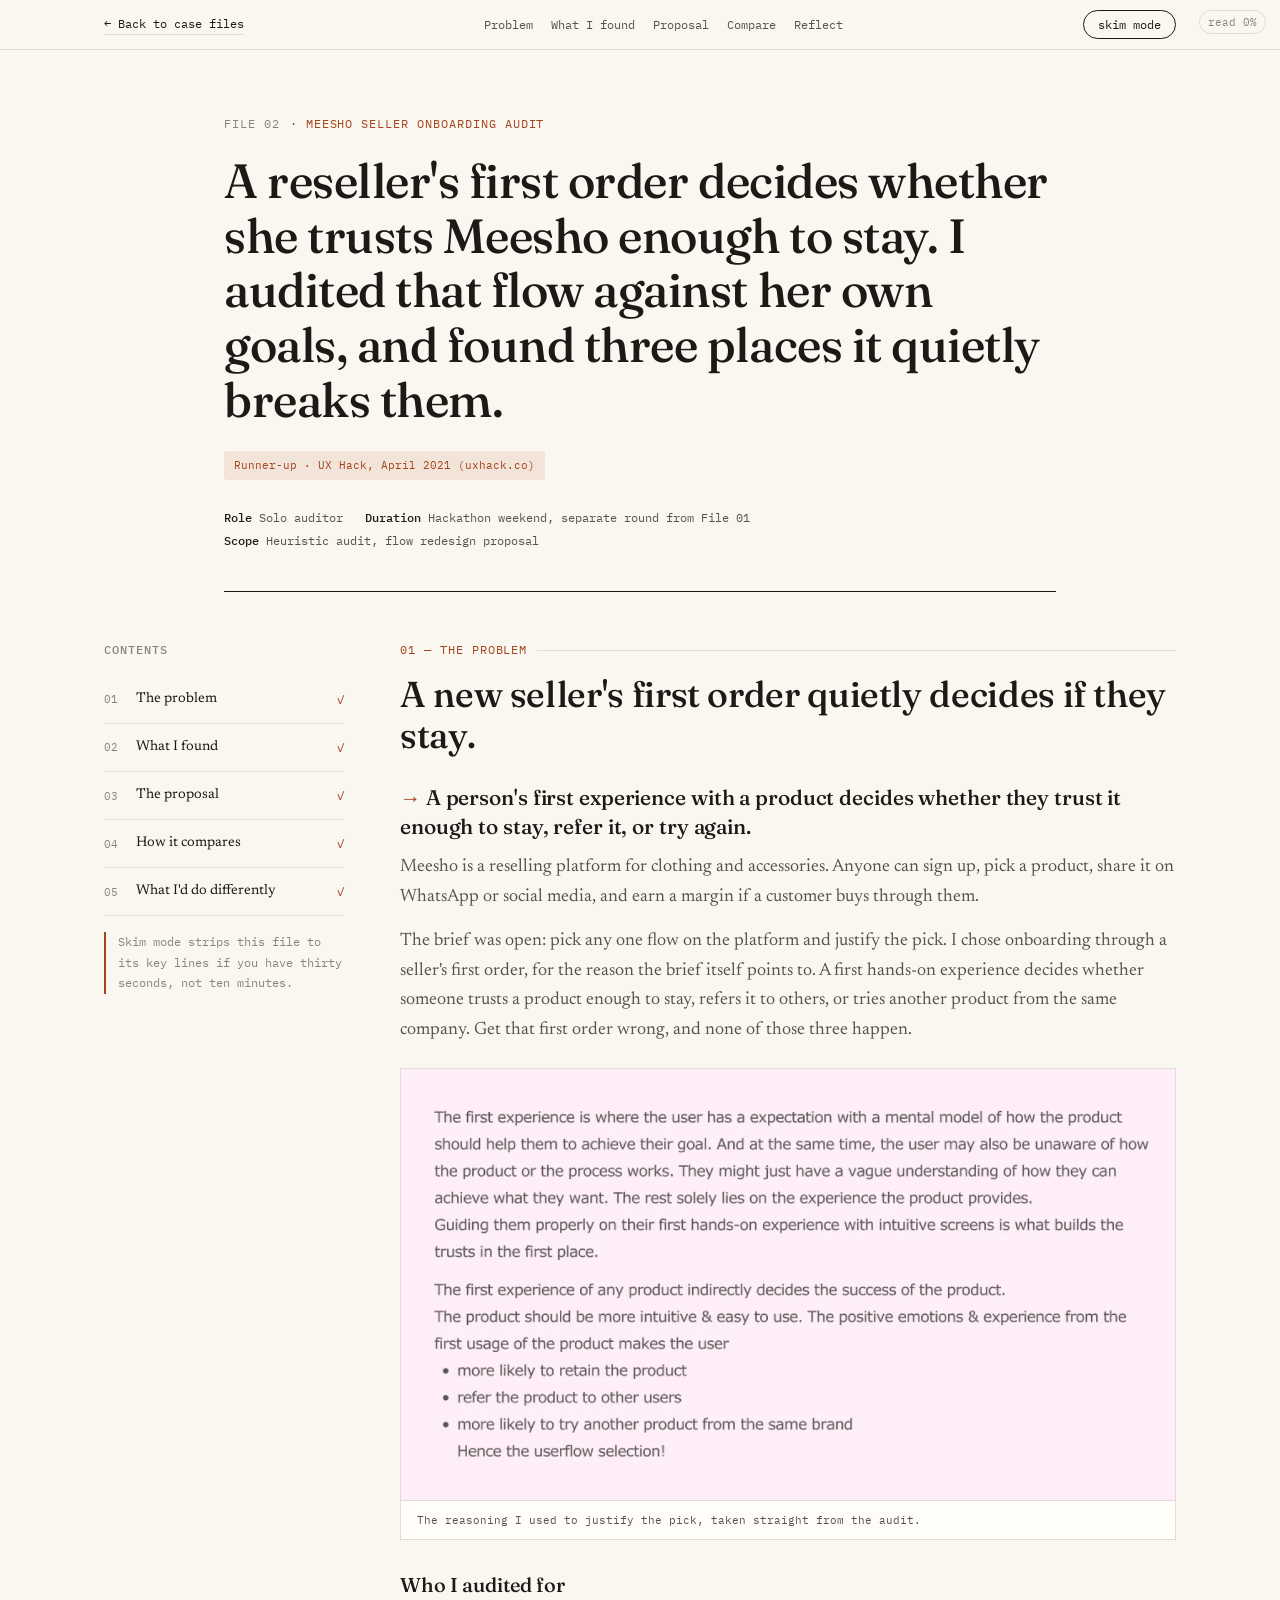
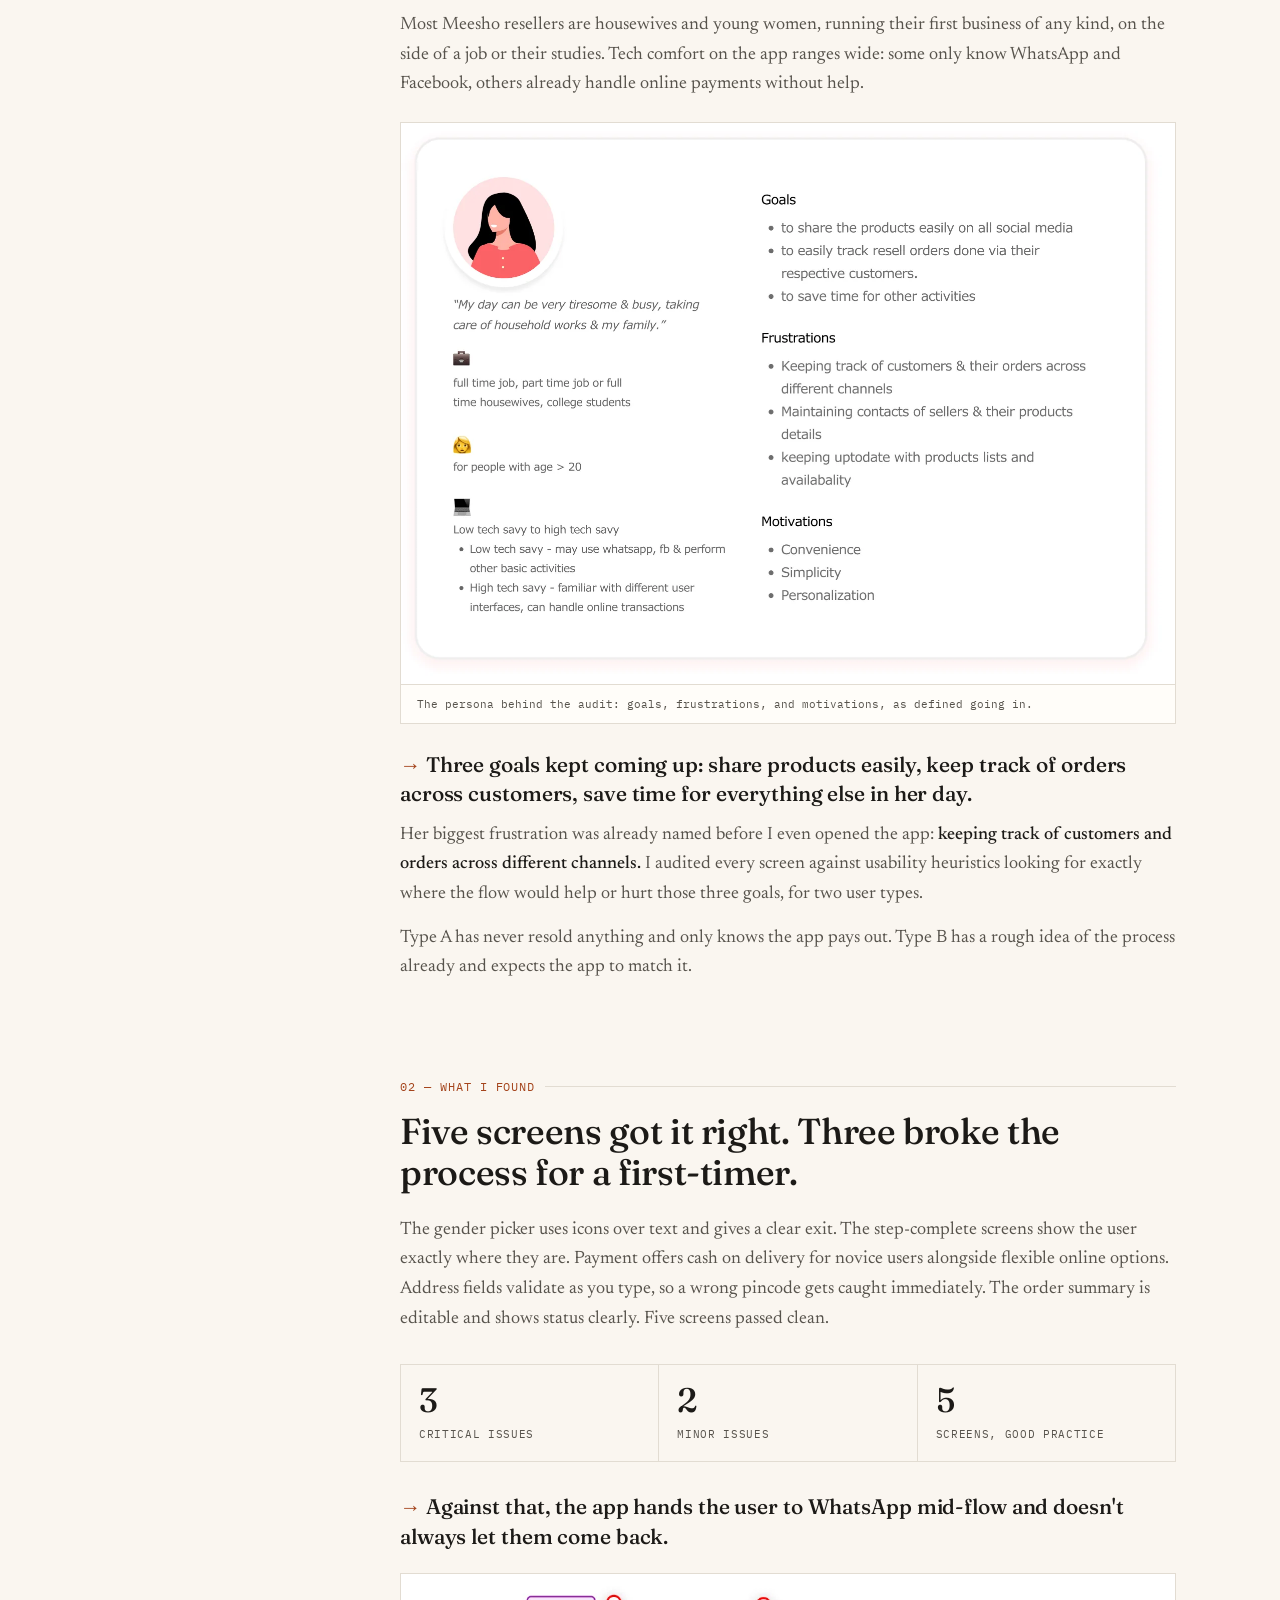
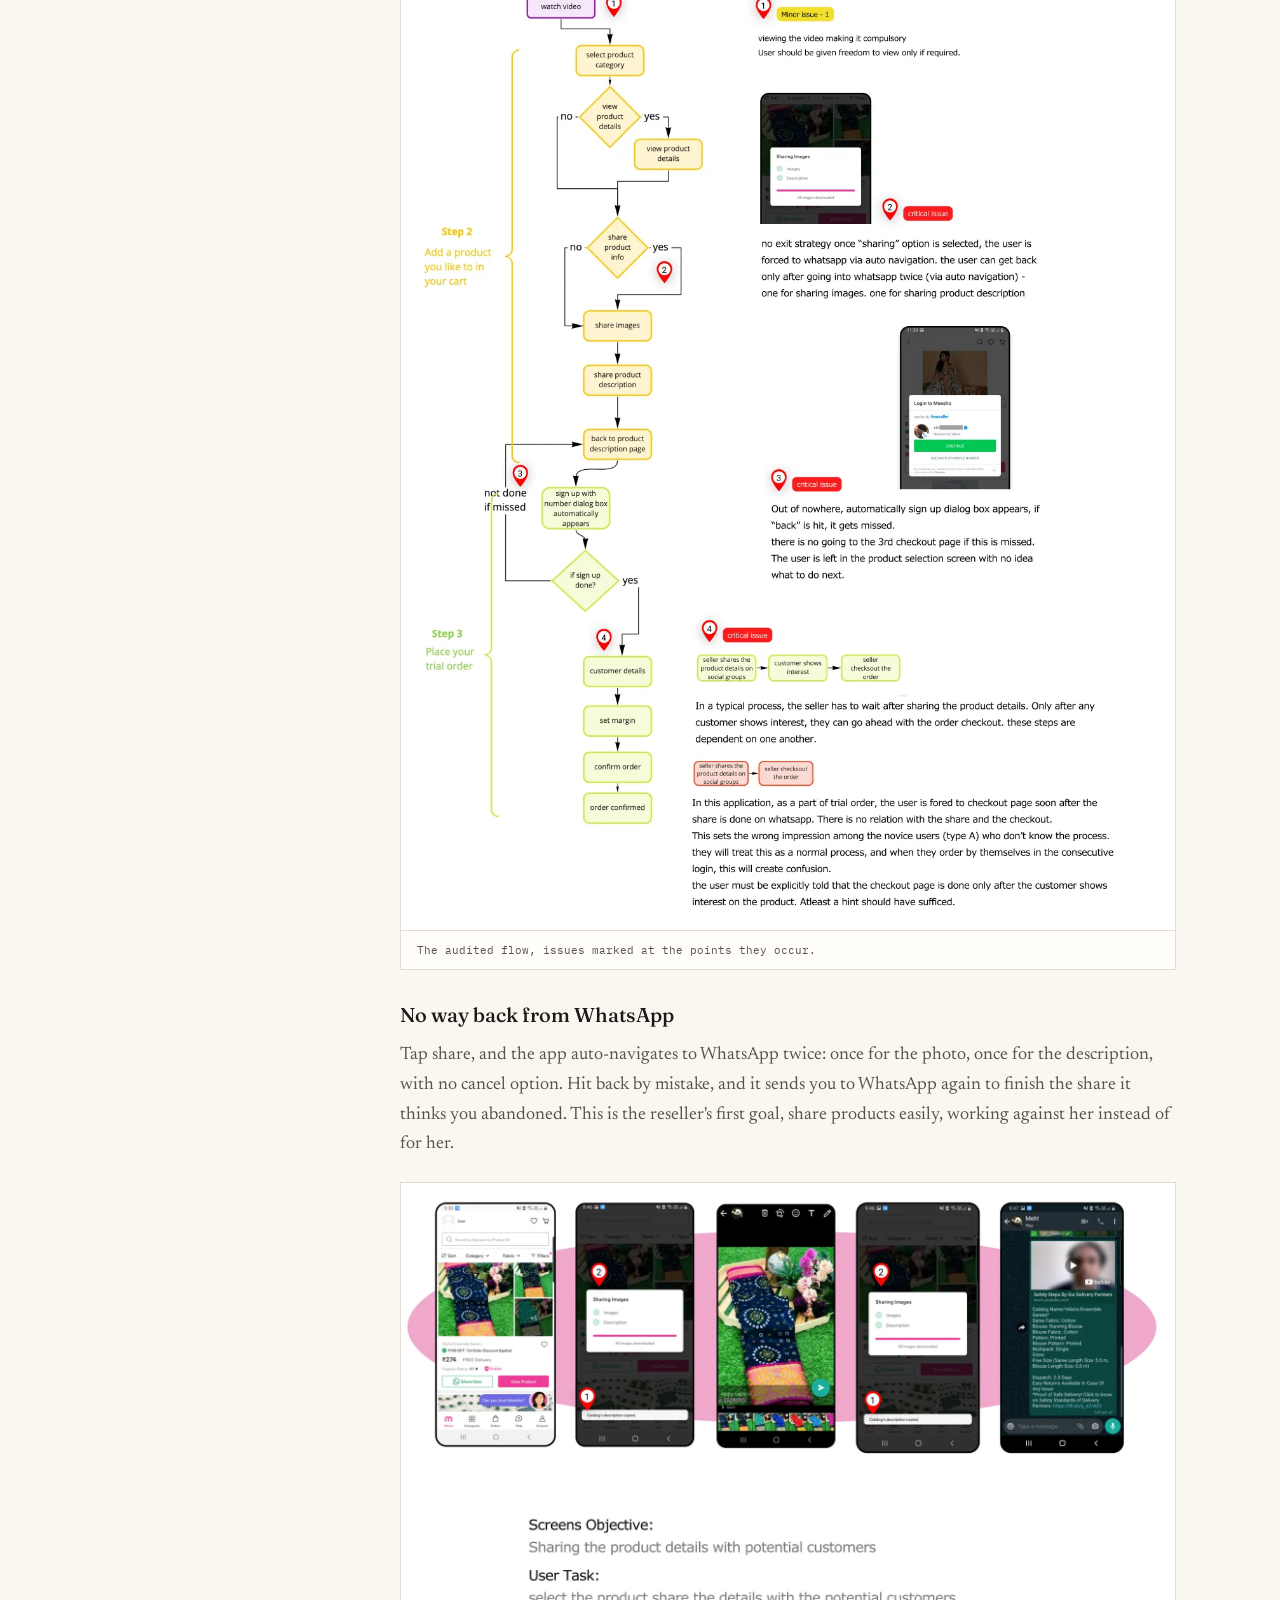
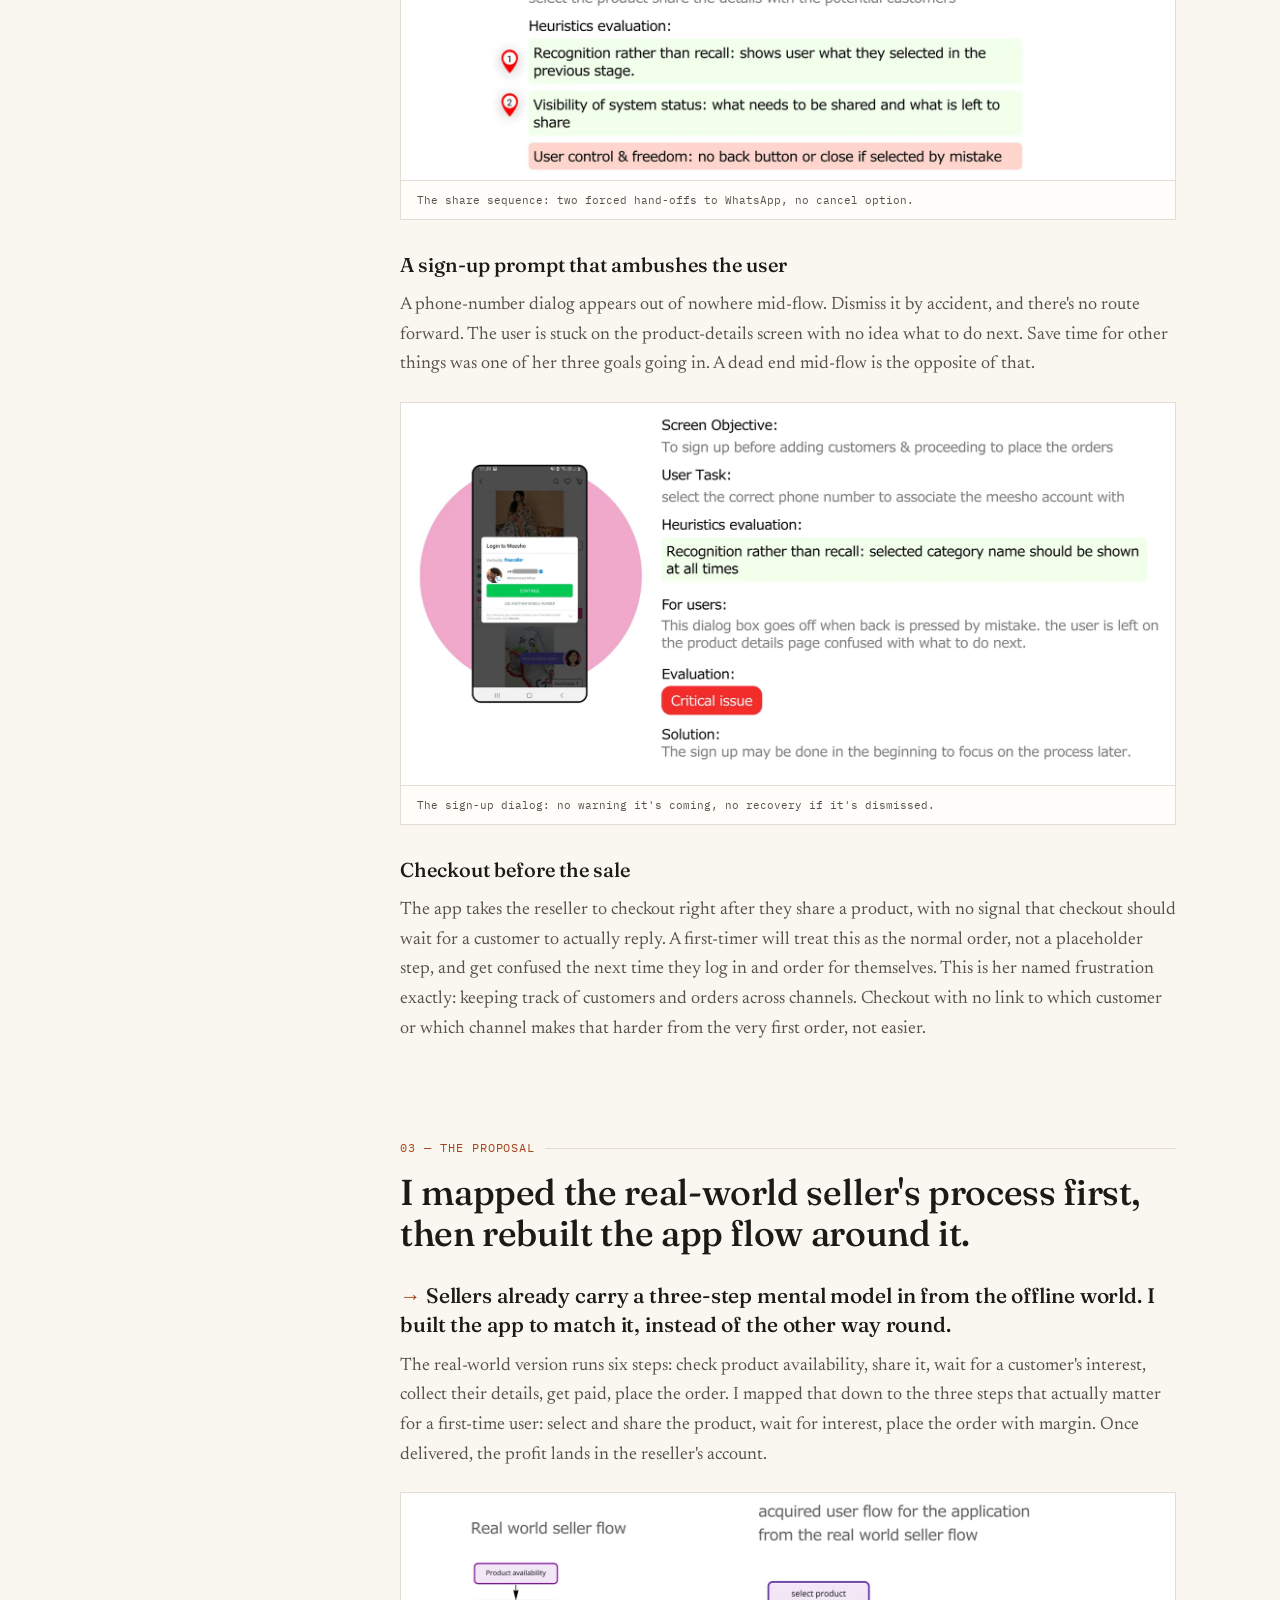
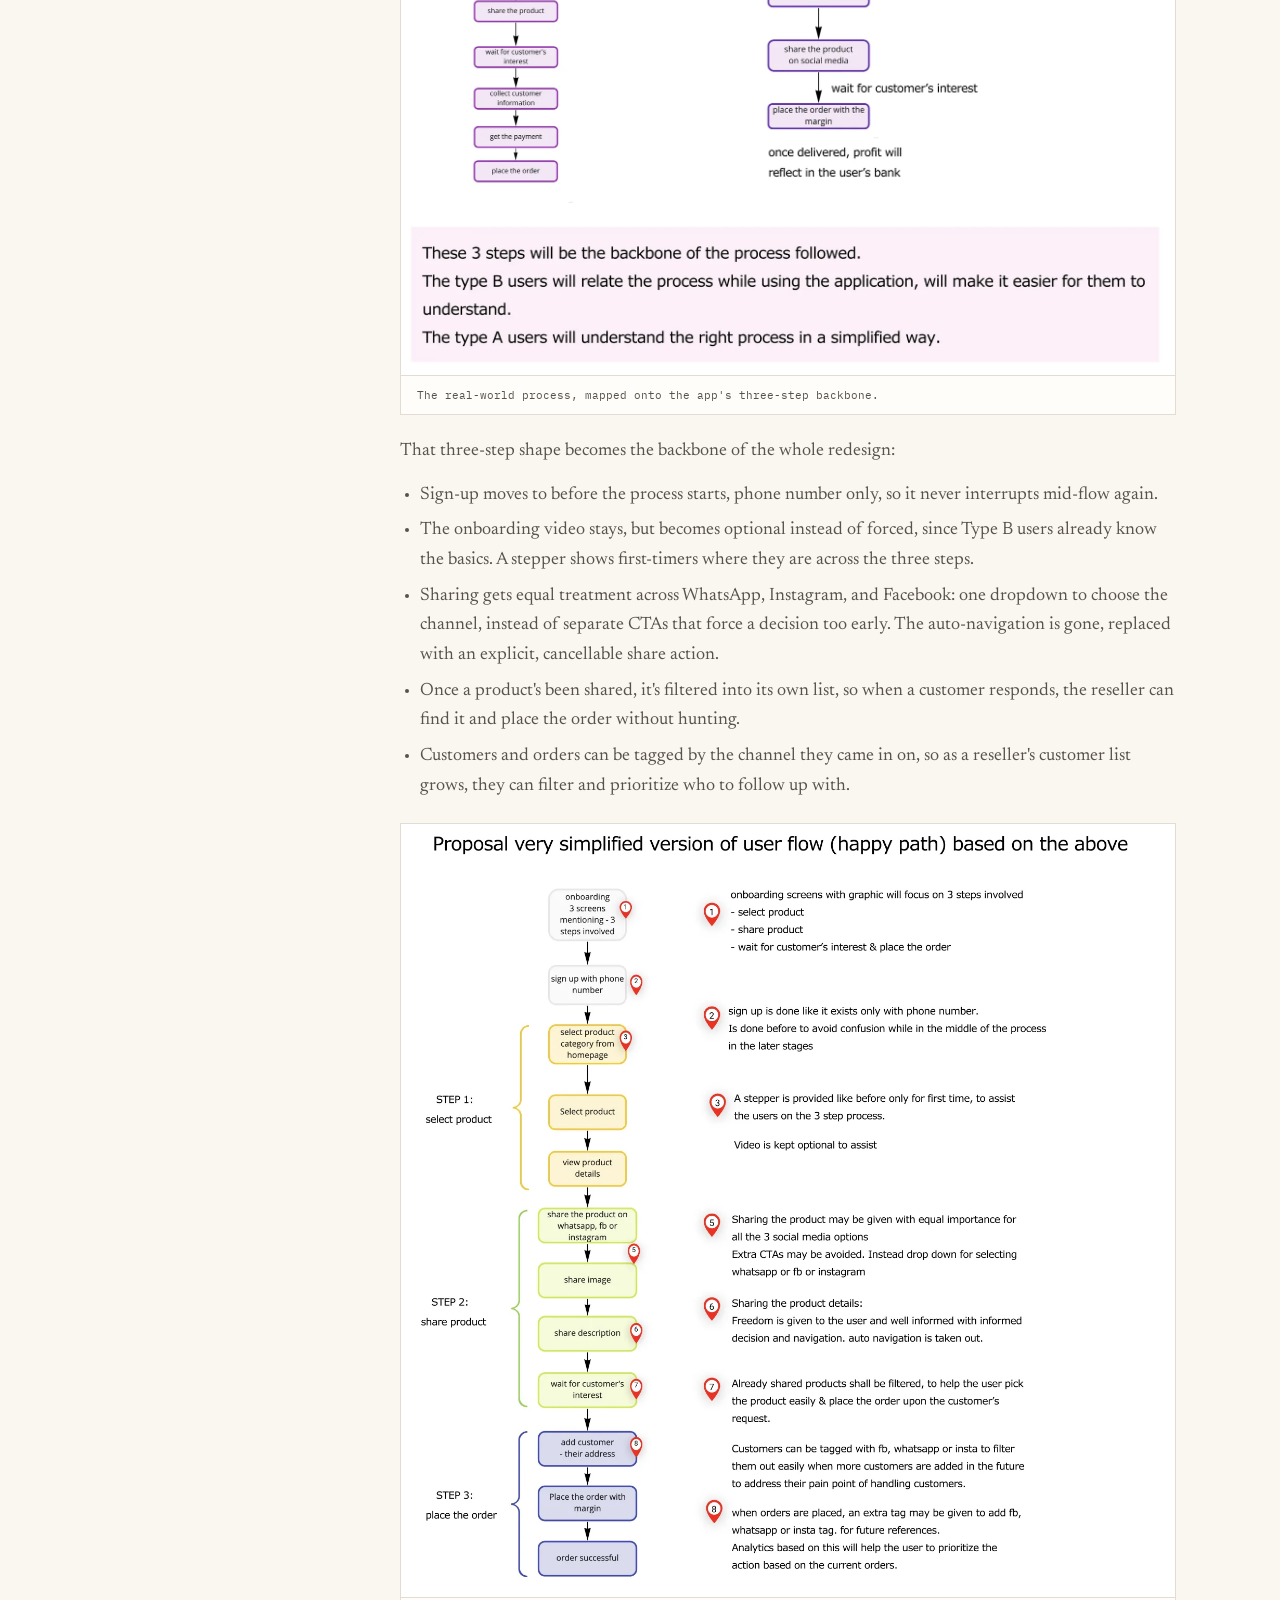
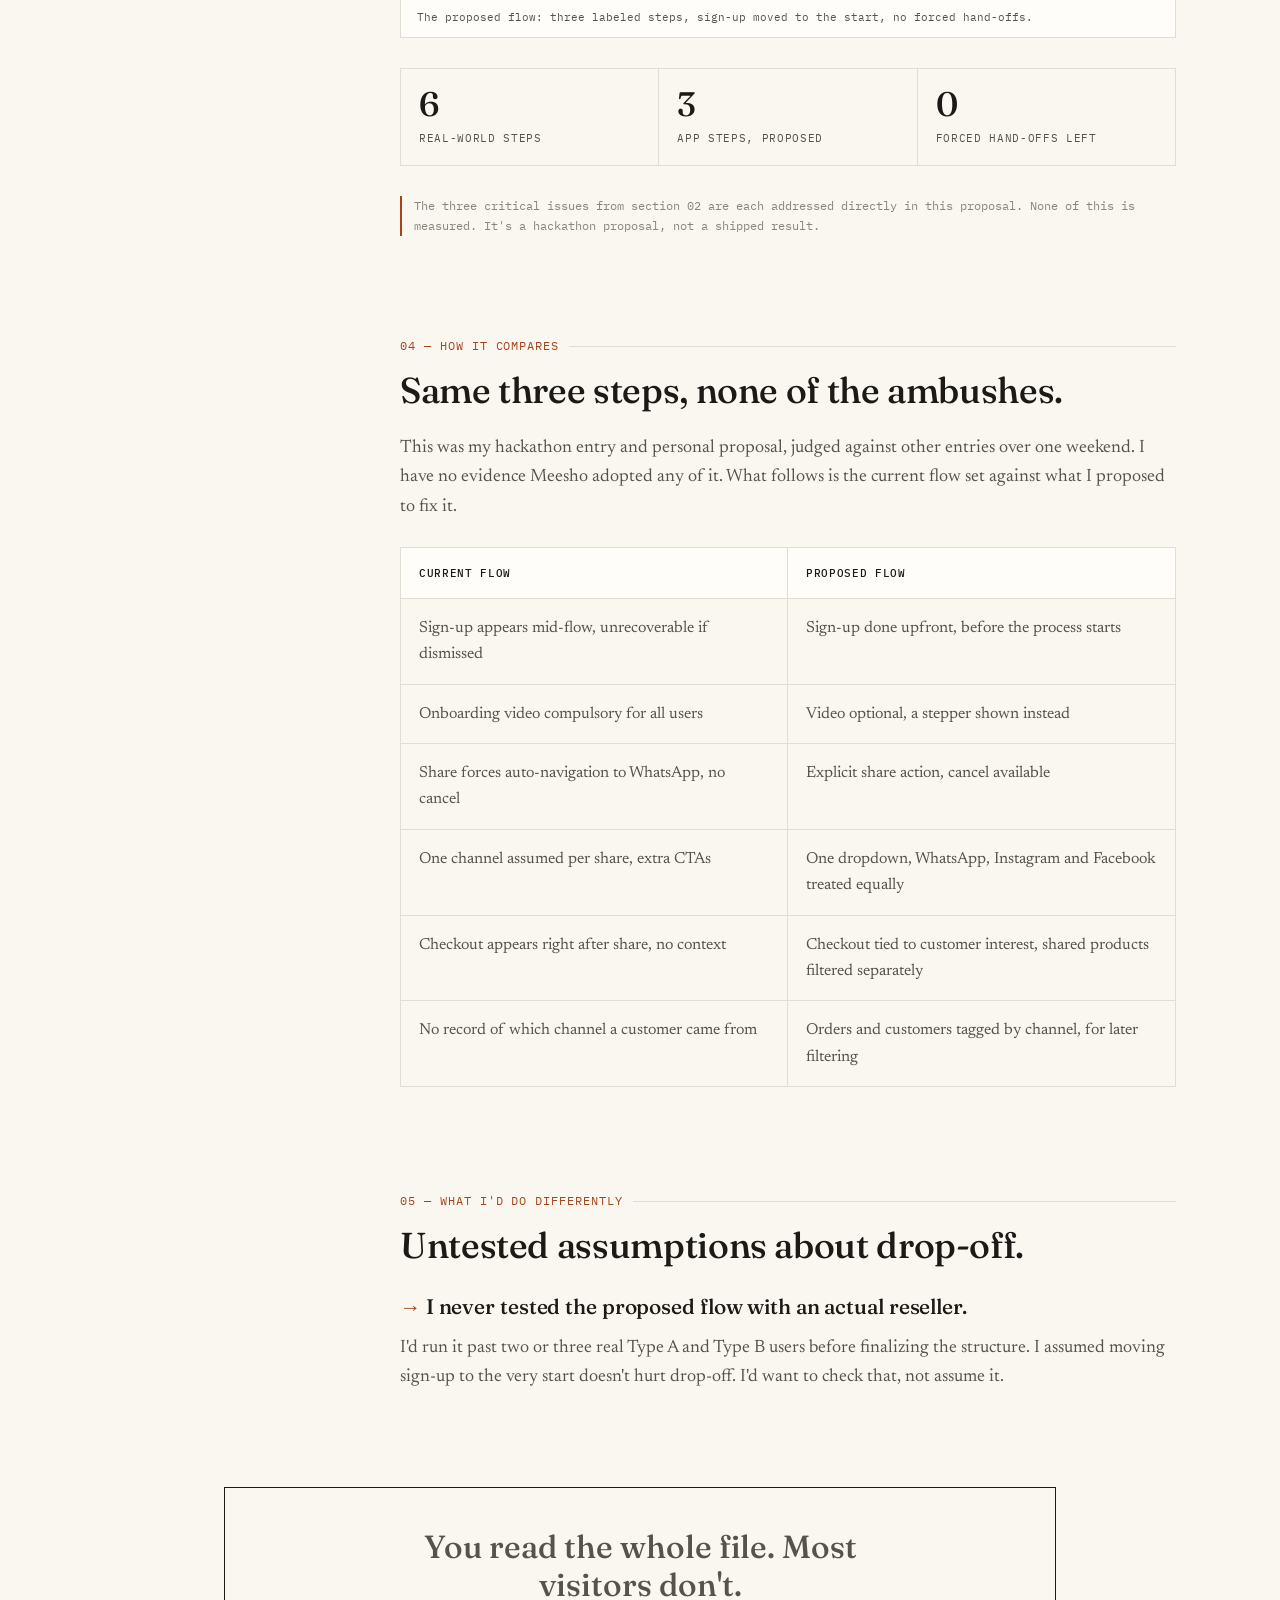
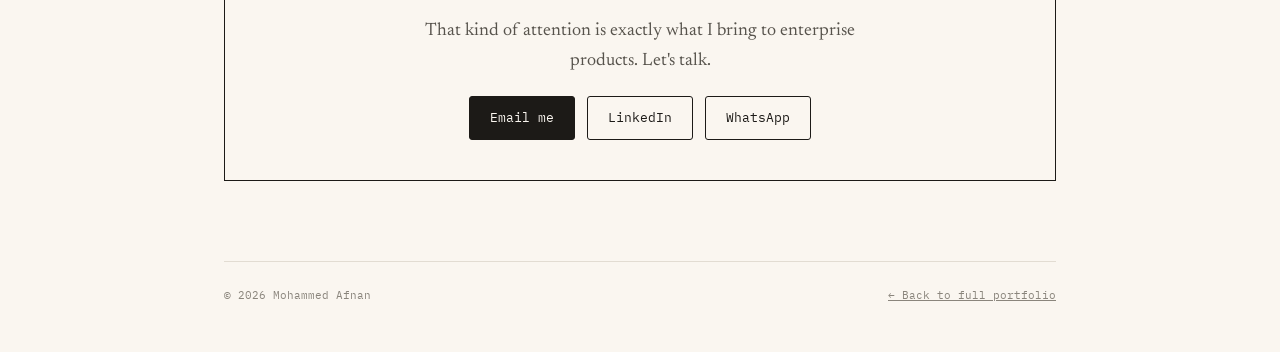
<file: case-study-2-meesho-audit.html>
<!DOCTYPE html>
<html lang="en">
<head>
  <!-- Google tag (gtag.js) -->
<script async src="https://www.googletagmanager.com/gtag/js?id=G-QNYZHKHN3D"></script>
<script>
  window.dataLayer = window.dataLayer || [];
  function gtag(){dataLayer.push(arguments);}
  gtag('js', new Date());

  gtag('config', 'G-QNYZHKHN3D');
</script>
<meta charset="UTF-8">
<meta name="viewport" content="width=device-width, initial-scale=1.0">
<title>Meesho seller onboarding audit — case file 02 — Mohammed Afnan</title>
<meta name="description" content="A heuristic audit of Meesho's first-order flow, and a redesign proposal. Runner-up, UX Hack April 2021.">
<link rel="icon" type="image/x-icon" href="favicon.ico">
<link rel="icon" type="image/png" sizes="32x32" href="favicon-32x32.png">
<link rel="icon" type="image/png" sizes="16x16" href="favicon-16x16.png">
<link rel="apple-touch-icon" sizes="180x180" href="apple-touch-icon.png">
<link rel="manifest" href="site.webmanifest">
<link rel="preconnect" href="https://fonts.googleapis.com">
<link rel="preconnect" href="https://fonts.gstatic.com" crossorigin>
<link href="https://fonts.googleapis.com/css2?family=Fraunces:opsz,wght@9..144,400;9..144,500;9..144,600&family=Newsreader:opsz,wght@6..72,400;6..72,500;6..72,600&family=IBM+Plex+Mono:wght@400;500&display=swap" rel="stylesheet">

<style>
:root{
  --paper:#faf6f0;
  --ink:#1c1a17;
  --ink-soft:#57534c;
  --ink-faint:#8a857c;
  --line:#e2dcd2;
  --accent:#a4441c;
  --accent-soft:#f3e4da;
  --card:#fffdf9;
  --max:880px;
  --serif:"Fraunces",Georgia,serif;
  --body:"Newsreader",Georgia,serif;
  --mono:"IBM Plex Mono",monospace;
}
*{margin:0;padding:0;box-sizing:border-box}
html{scroll-behavior:smooth}
body{background:var(--paper);color:var(--ink);font-family:var(--body);font-size:18px;line-height:1.65;-webkit-font-smoothing:antialiased}

/* ---------- reading progress ---------- */
#progress{position:fixed;top:0;left:0;right:0;height:3px;background:transparent;z-index:50}
#progress b{display:block;height:100%;width:0;background:var(--accent);transition:width .1s linear}
#readout{position:fixed;top:10px;right:14px;font-family:var(--mono);font-size:11px;color:var(--ink-faint);z-index:50;background:var(--paper);padding:2px 8px;border:1px solid var(--line);border-radius:20px}
@media(max-width:520px){#readout{display:none}}

/* ---------- layout ---------- */
.wrap{max-width:var(--max);margin:0 auto;padding:0 24px;width:100%}
.gridwrap{max-width:1120px;margin:0 auto;padding:0 24px;width:100%}
.grid{display:grid;grid-template-columns:240px minmax(0,1fr);gap:56px}
.grid>*{min-width:0}
@media(max-width:900px){.grid{grid-template-columns:minmax(0,1fr);gap:0}}
img{max-width:100%;height:auto}

/* ---------- toolbar ---------- */
.toolbar{position:sticky;top:0;background:var(--paper);border-bottom:1px solid var(--line);z-index:40;padding:10px 0}
.toolbar .gridwrap{display:flex;justify-content:space-between;align-items:center;gap:16px}
.toolbar nav{display:flex;gap:18px;overflow-x:auto}
.toolbar nav a{font-family:var(--mono);font-size:12px;color:var(--ink-soft);text-decoration:none;white-space:nowrap}
.toolbar nav a:hover{color:var(--accent)}
.toolbar .back{font-family:var(--mono);font-size:12px;color:var(--ink);text-decoration:none;white-space:nowrap;border-bottom:1px solid var(--line)}
.toolbar .back:hover{color:var(--accent);border-color:var(--accent)}
#skim{font-family:var(--mono);font-size:12px;border:1px solid var(--ink);background:transparent;color:var(--ink);padding:6px 14px;border-radius:20px;cursor:pointer;white-space:nowrap;position:relative}
#skim[aria-pressed="true"]{background:var(--ink);color:var(--paper)}

/* ---------- skim button attention animation (shimmer sweep) ---------- */
#skim.attn{overflow:hidden}
#skim.attn::after{
  content:"";position:absolute;top:0;left:-60%;width:40%;height:100%;
  background:linear-gradient(120deg,transparent,rgba(164,68,28,.35),transparent);
  animation:skim-shimmer 1.4s ease-in-out 1.1s 2;
  pointer-events:none;
}
@keyframes skim-shimmer{
  0%{left:-60%}
  100%{left:120%}
}
@media(prefers-reduced-motion:reduce){
  #skim.attn::after{animation:none}
}

/* ---------- masthead / hero ---------- */
header.hero{padding:64px 0 40px;border-bottom:1px solid var(--ink)}
.kicker{font-family:var(--mono);font-size:12px;letter-spacing:.08em;text-transform:uppercase;color:var(--accent);margin-bottom:20px;display:flex;align-items:center;gap:10px}
.kicker .file-no{color:var(--ink-faint)}
h1.hero-title{font-family:var(--serif);font-weight:500;font-size:clamp(30px,4.6vw,48px);line-height:1.14;letter-spacing:-.01em;margin-bottom:24px}
.badge-row{display:flex;flex-wrap:wrap;gap:10px;margin-bottom:28px}
.badge{font-family:var(--mono);font-size:11px;background:var(--accent-soft);color:var(--accent);padding:5px 10px;border-radius:3px;white-space:nowrap}
.hero-meta{font-family:var(--mono);font-size:12px;color:var(--ink-soft);display:flex;flex-wrap:wrap;gap:4px 22px}
.hero-meta b{color:var(--ink);font-weight:500}

/* ---------- index (dossier contents) ---------- */
aside.index{padding-top:48px}
@media(min-width:901px){aside.index{position:sticky;top:64px;align-self:start;height:fit-content}}
.index h2{font-family:var(--mono);font-size:12px;letter-spacing:.08em;text-transform:uppercase;color:var(--ink-faint);font-weight:500;margin-bottom:16px}
.index ol{list-style:none}
.index li{border-bottom:1px solid var(--line)}
.index a{display:flex;justify-content:space-between;align-items:center;gap:12px;padding:12px 0;text-decoration:none;color:var(--ink-soft);font-size:14px}
.index a:hover{color:var(--accent)}
.index .no{font-family:var(--mono);font-size:11px;color:var(--ink-faint);min-width:20px}
.index .tick{font-family:var(--mono);font-size:12px;color:var(--line);transition:color .4s}
.index li.done .tick{color:var(--accent)}
.index li.done a{color:var(--ink)}
.index .note{margin-top:16px}
@media(max-width:900px){aside.index{display:none}}

/* ---------- sections ---------- */
main{padding:48px 0 0}
section{padding:0 0 80px;scroll-margin-top:72px}
.sec-label{font-family:var(--mono);font-size:12px;letter-spacing:.08em;text-transform:uppercase;color:var(--accent);margin-bottom:14px;display:flex;align-items:center;gap:10px}
.sec-label::after{content:"";flex:1;height:1px;background:var(--line)}
h2.sec-title{font-family:var(--serif);font-weight:500;font-size:clamp(24px,3.4vw,36px);line-height:1.15;margin-bottom:22px;letter-spacing:-.01em}
h3.sub-title{font-family:var(--serif);font-weight:500;font-size:20px;margin:28px 0 10px}

/* the skim spine: gist lines survive skim mode */
.gist{font-family:var(--serif);font-size:21px;line-height:1.4;font-weight:500;margin:26px 0 12px;letter-spacing:-.005em}
.gist::before{content:"→ ";color:var(--accent)}
p.body-t{color:var(--ink-soft);margin-bottom:14px}
p.body-t b{color:var(--ink);font-weight:500}
body.skim p.body-t,body.skim .detail{display:none}
body.skim .gist{margin:16px 0}
body.skim .sub-title{display:none}

ul.plain{margin:14px 0 14px 20px;color:var(--ink-soft)}
ul.plain li{margin-bottom:6px}
ol.numbered{margin:14px 0 14px 20px;color:var(--ink-soft)}
ol.numbered li{margin-bottom:6px}
body.skim ul.plain,body.skim ol.numbered{display:none}

/* ---------- counters ---------- */
.counters{display:grid;grid-template-columns:repeat(auto-fit,minmax(140px,1fr));gap:1px;background:var(--line);border:1px solid var(--line);margin:30px 0}
.counter{background:var(--paper);padding:18px}
.counter .n{font-family:var(--serif);font-size:34px;font-weight:500;line-height:1}
.counter .l{font-family:var(--mono);font-size:11px;text-transform:uppercase;letter-spacing:.06em;color:var(--ink-soft);margin-top:8px}

/* ---------- image / evidence frames ---------- */
.shot{background:var(--accent-soft);border:1px dashed var(--accent);padding:36px 20px;text-align:center;font-family:var(--mono);font-size:12px;color:var(--accent);margin:20px 0}
.frame-grid{display:grid;grid-template-columns:repeat(auto-fit,minmax(180px,1fr));gap:12px;margin:20px 0}
.frame-grid .shot{margin:0}
.evidence{border:1px solid var(--line);background:var(--card);margin:22px 0}
.evidence img{display:block;width:100%}
.evidence-cap{font-family:var(--mono);font-size:11px;color:var(--ink-soft);padding:10px 16px;border-top:1px solid var(--line)}

/* ---------- compare table ---------- */
.compare{border:1px solid var(--line);margin:24px 0}
.compare-row{display:grid;grid-template-columns:1fr 1fr;border-bottom:1px solid var(--line)}
.compare-row:last-child{border-bottom:none}
.compare-cell{padding:16px 18px;font-size:16px;color:var(--ink-soft)}
.compare-cell:first-child{border-right:1px solid var(--line)}
.compare-head{font-family:var(--mono);font-size:11px;text-transform:uppercase;letter-spacing:.06em;color:var(--ink);background:var(--card);font-weight:500}
@media(max-width:600px){.compare-row{grid-template-columns:1fr}.compare-cell:first-child{border-right:none;border-bottom:1px solid var(--line)}}

/* ---------- margin notes ---------- */
.note{font-family:var(--mono);font-size:12px;line-height:1.7;color:var(--ink-faint);border-left:2px solid var(--accent);padding-left:12px;margin:20px 0}

/* ---------- completion ---------- */
#complete{border:1px solid var(--ink);padding:40px;text-align:center;margin-bottom:80px;opacity:.35;transition:opacity .6s}
#complete.on{opacity:1}
#complete .big{font-family:var(--serif);font-size:clamp(22px,3.2vw,32px);font-weight:500;line-height:1.2;margin-bottom:12px}
#complete p{color:var(--ink-soft);max-width:460px;margin:0 auto 20px}
.contact-row{display:flex;gap:12px;justify-content:center;flex-wrap:wrap}
.contact-row a{font-family:var(--mono);font-size:13px;text-decoration:none;padding:10px 20px;border-radius:3px;border:1px solid var(--ink);color:var(--ink)}
.contact-row a.primary{background:var(--ink);color:var(--paper)}
.contact-row a:hover{border-color:var(--accent);color:var(--accent)}
.contact-row a.primary:hover{background:var(--accent);color:var(--paper);border-color:var(--accent)}

footer{border-top:1px solid var(--line);padding:24px 0 48px;font-family:var(--mono);font-size:11px;color:var(--ink-faint);display:flex;justify-content:space-between;gap:12px;flex-wrap:wrap}
footer a{color:var(--ink-faint)}

/* ---------- reveal on scroll ---------- */
.reveal{opacity:0;transform:translateY(14px);transition:opacity .6s ease,transform .6s ease}
.reveal.in{opacity:1;transform:none}
@media(prefers-reduced-motion:reduce){.reveal{opacity:1;transform:none;transition:none}html{scroll-behavior:auto}}
</style>
</head>
<body>

<div id="progress"><b></b></div>
<div id="readout">read 0%</div>

<div class="toolbar">
  <div class="gridwrap">
    <a class="back" href="index.html#work">← Back to case files</a>
    <nav id="toolbar-nav">
      <a href="#problem">Problem</a>
      <a href="#found">What I found</a>
      <a href="#solution">Proposal</a>
      <a href="#compare">Compare</a>
      <a href="#reflect">Reflect</a>
    </nav>
    <button id="skim" aria-pressed="false" title="Show only the key lines">skim mode</button>
  </div>
</div>

<div class="wrap">
  <header class="hero">
    <p class="kicker"><span class="file-no">File 02</span> · Meesho seller onboarding audit</p>
    <h1 class="hero-title">A reseller's first order decides whether she trusts Meesho enough to stay. I audited that flow against her own goals, and found three places it quietly breaks them.</h1>
    <div class="badge-row">
      <span class="badge">Runner-up · UX Hack, April 2021 (uxhack.co)</span>
    </div>
    <div class="hero-meta">
      <span><b>Role</b> Solo auditor</span>
      <span><b>Duration</b> Hackathon weekend, separate round from File 01</span>
      <span><b>Scope</b> Heuristic audit, flow redesign proposal</span>
    </div>
  </header>
</div>

<div class="gridwrap grid">
  <aside class="index">
    <h2>Contents</h2>
    <ol id="index-list">
      <li data-sec="problem"><a href="#problem"><span class="no">01</span><span style="flex:1">The problem</span><span class="tick">✓</span></a></li>
      <li data-sec="found"><a href="#found"><span class="no">02</span><span style="flex:1">What I found</span><span class="tick">✓</span></a></li>
      <li data-sec="solution"><a href="#solution"><span class="no">03</span><span style="flex:1">The proposal</span><span class="tick">✓</span></a></li>
      <li data-sec="compare"><a href="#compare"><span class="no">04</span><span style="flex:1">How it compares</span><span class="tick">✓</span></a></li>
      <li data-sec="reflect"><a href="#reflect"><span class="no">05</span><span style="flex:1">What I'd do differently</span><span class="tick">✓</span></a></li>
    </ol>
    <p class="note">Skim mode strips this file to its key lines if you have thirty seconds, not ten minutes.</p>
  </aside>

  <main id="main">

    <section id="problem">
      <p class="sec-label">01 — The problem</p>
      <h2 class="sec-title reveal">A new seller's first order quietly decides if they stay.</h2>
      <p class="gist reveal">A person's first experience with a product decides whether they trust it enough to stay, refer it, or try again.</p>
      <p class="body-t reveal">Meesho is a reselling platform for clothing and accessories. Anyone can sign up, pick a product, share it on WhatsApp or social media, and earn a margin if a customer buys through them.</p>
      <p class="body-t reveal">The brief was open: pick any one flow on the platform and justify the pick. I chose onboarding through a seller's first order, for the reason the brief itself points to. A first hands-on experience decides whether someone trusts a product enough to stay, refers it to others, or tries another product from the same company. Get that first order wrong, and none of those three happen.</p>

      <div class="evidence reveal detail">
        <img src="first-experience.webp" width="1228" height="684" loading="lazy" decoding="async" alt="Excerpt from the audit reasoning: a positive first experience makes a user more likely to retain the product, refer it to others, and try another product from the same brand, hence the choice of the onboarding-to-first-order flow.">
        <p class="evidence-cap">The reasoning I used to justify the pick, taken straight from the audit.</p>
      </div>

      <h3 class="sub-title">Who I audited for</h3>
      <p class="body-t reveal">Most Meesho resellers are housewives and young women, running their first business of any kind, on the side of a job or their studies. Tech comfort on the app ranges wide: some only know WhatsApp and Facebook, others already handle online payments without help.</p>

      <div class="evidence reveal detail">
        <img src="persona.webp" width="1546" height="1120" loading="lazy" decoding="async" alt="Persona used for the audit: a reseller who is a housewife, part-time worker, or college student, low to high tech savvy, aged over 20, selling through WhatsApp, Instagram, and Facebook.">
        <p class="evidence-cap">The persona behind the audit: goals, frustrations, and motivations, as defined going in.</p>
      </div>

      <p class="gist reveal">Three goals kept coming up: share products easily, keep track of orders across customers, save time for everything else in her day.</p>
      <p class="body-t reveal">Her biggest frustration was already named before I even opened the app: <b>keeping track of customers and orders across different channels.</b> I audited every screen against usability heuristics looking for exactly where the flow would help or hurt those three goals, for two user types.</p>
      <p class="body-t reveal">Type A has never resold anything and only knows the app pays out. Type B has a rough idea of the process already and expects the app to match it.</p>
    </section>

    <section id="found">
      <p class="sec-label">02 — What I found</p>
      <h2 class="sec-title reveal">Five screens got it right. Three broke the process for a first-timer.</h2>
      <p class="body-t reveal">The gender picker uses icons over text and gives a clear exit. The step-complete screens show the user exactly where they are. Payment offers cash on delivery for novice users alongside flexible online options. Address fields validate as you type, so a wrong pincode gets caught immediately. The order summary is editable and shows status clearly. Five screens passed clean.</p>

      <div class="counters reveal">
        <div class="counter"><div class="n" data-count="3">0</div><div class="l">critical issues</div></div>
        <div class="counter"><div class="n" data-count="2">0</div><div class="l">minor issues</div></div>
        <div class="counter"><div class="n" data-count="5">0</div><div class="l">screens, good practice</div></div>
      </div>

      <p class="gist reveal">Against that, the app hands the user to WhatsApp mid-flow and doesn't always let them come back.</p>

      <div class="evidence reveal detail">
        <img src="flow-problems.webp" width="1218" height="1504" loading="lazy" decoding="async" alt="Flowchart of the Meesho seller onboarding flow with four issues marked at the points where sharing, sign-up, and checkout break for a first-time user.">
        <p class="evidence-cap">The audited flow, issues marked at the points they occur.</p>
      </div>

      <h3 class="sub-title">No way back from WhatsApp</h3>
      <p class="body-t reveal">Tap share, and the app auto-navigates to WhatsApp twice: once for the photo, once for the description, with no cancel option. Hit back by mistake, and it sends you to WhatsApp again to finish the share it thinks you abandoned. This is the reseller's first goal, share products easily, working against her instead of for her.</p>

      <div class="evidence reveal detail">
        <img src="share-strip.webp" width="1600" height="1234" loading="lazy" decoding="async" alt="Sequence of screens showing a product being shared, then the app auto-navigating to WhatsApp with no way to cancel.">
        <p class="evidence-cap">The share sequence: two forced hand-offs to WhatsApp, no cancel option.</p>
      </div>

      <h3 class="sub-title">A sign-up prompt that ambushes the user</h3>
      <p class="body-t reveal">A phone-number dialog appears out of nowhere mid-flow. Dismiss it by accident, and there's no route forward. The user is stuck on the product-details screen with no idea what to do next. Save time for other things was one of her three goals going in. A dead end mid-flow is the opposite of that.</p>

      <div class="evidence reveal detail">
        <img src="signup-ambush.webp" width="1600" height="789" loading="lazy" decoding="async" alt="Sign-up dialog box appearing unexpectedly mid-flow, with no path forward if dismissed.">
        <p class="evidence-cap">The sign-up dialog: no warning it's coming, no recovery if it's dismissed.</p>
      </div>

      <h3 class="sub-title">Checkout before the sale</h3>
      <p class="body-t reveal">The app takes the reseller to checkout right after they share a product, with no signal that checkout should wait for a customer to actually reply. A first-timer will treat this as the normal order, not a placeholder step, and get confused the next time they log in and order for themselves. This is her named frustration exactly: keeping track of customers and orders across channels. Checkout with no link to which customer or which channel makes that harder from the very first order, not easier.</p>
    </section>

    <section id="solution">
      <p class="sec-label">03 — The proposal</p>
      <h2 class="sec-title reveal">I mapped the real-world seller's process first, then rebuilt the app flow around it.</h2>
      <p class="gist reveal">Sellers already carry a three-step mental model in from the offline world. I built the app to match it, instead of the other way round.</p>
      <p class="body-t reveal">The real-world version runs six steps: check product availability, share it, wait for a customer's interest, collect their details, get paid, place the order. I mapped that down to the three steps that actually matter for a first-time user: select and share the product, wait for interest, place the order with margin. Once delivered, the profit lands in the reseller's account.</p>

      <div class="evidence reveal detail">
        <img src="real-world-flow.webp" width="1600" height="995" loading="lazy" decoding="async" alt="Diagram mapping the real-world seller's six-step process onto a simplified three-step app flow: select product, share on social media, place the order with margin.">
        <p class="evidence-cap">The real-world process, mapped onto the app's three-step backbone.</p>
      </div>

      <p class="body-t reveal">That three-step shape becomes the backbone of the whole redesign:</p>
      <ul class="plain reveal">
        <li>Sign-up moves to before the process starts, phone number only, so it never interrupts mid-flow again.</li>
        <li>The onboarding video stays, but becomes optional instead of forced, since Type B users already know the basics. A stepper shows first-timers where they are across the three steps.</li>
        <li>Sharing gets equal treatment across WhatsApp, Instagram, and Facebook: one dropdown to choose the channel, instead of separate CTAs that force a decision too early. The auto-navigation is gone, replaced with an explicit, cancellable share action.</li>
        <li>Once a product's been shared, it's filtered into its own list, so when a customer responds, the reseller can find it and place the order without hunting.</li>
        <li>Customers and orders can be tagged by the channel they came in on, so as a reseller's customer list grows, they can filter and prioritize who to follow up with.</li>
      </ul>

      <div class="evidence reveal detail">
        <img src="proposed-flow.webp" width="1488" height="1486" loading="lazy" decoding="async" alt="Proposed simplified onboarding and first-order flow, organized into three labeled steps: select product, share product, place the order.">
        <p class="evidence-cap">The proposed flow: three labeled steps, sign-up moved to the start, no forced hand-offs.</p>
      </div>

      <div class="counters reveal">
        <div class="counter"><div class="n" data-count="6">0</div><div class="l">real-world steps</div></div>
        <div class="counter"><div class="n" data-count="3">0</div><div class="l">app steps, proposed</div></div>
        <div class="counter"><div class="n" data-count="0">0</div><div class="l">forced hand-offs left</div></div>
      </div>
      <p class="note">The three critical issues from section 02 are each addressed directly in this proposal. None of this is measured. It's a hackathon proposal, not a shipped result.</p>
    </section>

    <section id="compare">
      <p class="sec-label">04 — How it compares</p>
      <h2 class="sec-title reveal">Same three steps, none of the ambushes.</h2>
      <p class="body-t reveal">This was my hackathon entry and personal proposal, judged against other entries over one weekend. I have no evidence Meesho adopted any of it. What follows is the current flow set against what I proposed to fix it.</p>

      <div class="compare reveal">
        <div class="compare-row">
          <div class="compare-cell compare-head">Current flow</div>
          <div class="compare-cell compare-head">Proposed flow</div>
        </div>
        <div class="compare-row">
          <div class="compare-cell">Sign-up appears mid-flow, unrecoverable if dismissed</div>
          <div class="compare-cell">Sign-up done upfront, before the process starts</div>
        </div>
        <div class="compare-row">
          <div class="compare-cell">Onboarding video compulsory for all users</div>
          <div class="compare-cell">Video optional, a stepper shown instead</div>
        </div>
        <div class="compare-row">
          <div class="compare-cell">Share forces auto-navigation to WhatsApp, no cancel</div>
          <div class="compare-cell">Explicit share action, cancel available</div>
        </div>
        <div class="compare-row">
          <div class="compare-cell">One channel assumed per share, extra CTAs</div>
          <div class="compare-cell">One dropdown, WhatsApp, Instagram and Facebook treated equally</div>
        </div>
        <div class="compare-row">
          <div class="compare-cell">Checkout appears right after share, no context</div>
          <div class="compare-cell">Checkout tied to customer interest, shared products filtered separately</div>
        </div>
        <div class="compare-row">
          <div class="compare-cell">No record of which channel a customer came from</div>
          <div class="compare-cell">Orders and customers tagged by channel, for later filtering</div>
        </div>
      </div>
    </section>

    <section id="reflect">
      <p class="sec-label">05 — What I'd do differently</p>
      <h2 class="sec-title reveal">Untested assumptions about drop-off.</h2>
      <p class="gist reveal">I never tested the proposed flow with an actual reseller.</p>
      <p class="body-t reveal">I'd run it past two or three real Type A and Type B users before finalizing the structure. I assumed moving sign-up to the very start doesn't hurt drop-off. I'd want to check that, not assume it.</p>
    </section>

  </main>
</div>

<div class="wrap">
  <div id="complete">
    <p class="big">You read the whole file. Most visitors don't.</p>
    <p>That kind of attention is exactly what I bring to enterprise products. Let's talk.</p>
    <div class="contact-row" id="contact-row">
      <a class="primary" href="mailto:mails2afnan@gmail.com">Email me</a>
      <a href="https://www.linkedin.com/in/mohammed-afnan-44a187a3/" target="_blank" rel="noopener">LinkedIn</a>
      <a href="https://wa.me/917200152092" target="_blank" rel="noopener">WhatsApp</a>
    </div>
  </div>
  <footer>
    <span>© 2026 Mohammed Afnan</span>
    <span><a href="index.html">← Back to full portfolio</a></span>
  </footer>
</div>

<script>
/* skim mode */
const skimBtn=document.getElementById("skim");
skimBtn.addEventListener("click",()=>{
  const on=document.body.classList.toggle("skim");
  skimBtn.setAttribute("aria-pressed",on);
  skimBtn.textContent=on?"full mode":"skim mode";
});

/* draw attention to skim button on load, stop once noticed */
requestAnimationFrame(()=>skimBtn.classList.add("attn"));
const clearAttn=()=>skimBtn.classList.remove("attn");
skimBtn.addEventListener("click",clearAttn,{once:true});
skimBtn.addEventListener("mouseenter",clearAttn,{once:true});
skimBtn.addEventListener("focus",clearAttn,{once:true});

/* reading progress + completion */
const bar=document.querySelector("#progress b"),readout=document.getElementById("readout"),complete=document.getElementById("complete");
addEventListener("scroll",()=>{
  const h=document.documentElement,max=h.scrollHeight-h.clientHeight,
        pc=max>0?Math.min(100,Math.round(h.scrollTop/max*100)):100;
  bar.style.width=pc+"%";readout.textContent="read "+pc+"%";
  if(pc>=96)complete.classList.add("on");
},{passive:true});

/* reveal + index ticks */
const io=new IntersectionObserver(es=>es.forEach(e=>{if(e.isIntersecting)e.target.classList.add("in")}),{threshold:.15});
document.querySelectorAll(".reveal").forEach(el=>io.observe(el));
const secIO=new IntersectionObserver(es=>es.forEach(e=>{
  const li=document.querySelector(`.index li[data-sec="${e.target.id}"]`);
  if(!li)return;
  /* mark a section "read" once its bottom edge has scrolled up past
     two-thirds of the viewport — works no matter how tall the section
     is, unlike a fixed area-visible threshold which never fires for
     sections taller than the viewport itself. */
  if(e.boundingClientRect.bottom<=window.innerHeight*0.66){
    li.classList.add("done");
  }
}),{threshold:[0,0.1,0.25,0.5,0.75,1]});
document.querySelectorAll("section").forEach(s=>secIO.observe(s));

/* animated counters */
const cIO=new IntersectionObserver(es=>es.forEach(e=>{
  if(!e.isIntersecting)return;
  const el=e.target,target=el.dataset.count,num=parseInt(target)||0,suffix=target.replace(/^[0-9]+/,"");
  let cur=0;const step=()=>{cur++;el.textContent=(num?cur:target.charAt(0))+ (cur>=num?suffix:"");
    if(cur<num)requestAnimationFrame(step);else el.textContent=target;};
  num?step():el.textContent=target;
  cIO.unobserve(el);
}),{threshold:.6});
document.querySelectorAll("[data-count]").forEach(el=>cIO.observe(el));
</script>
</body>
</html>
</file>
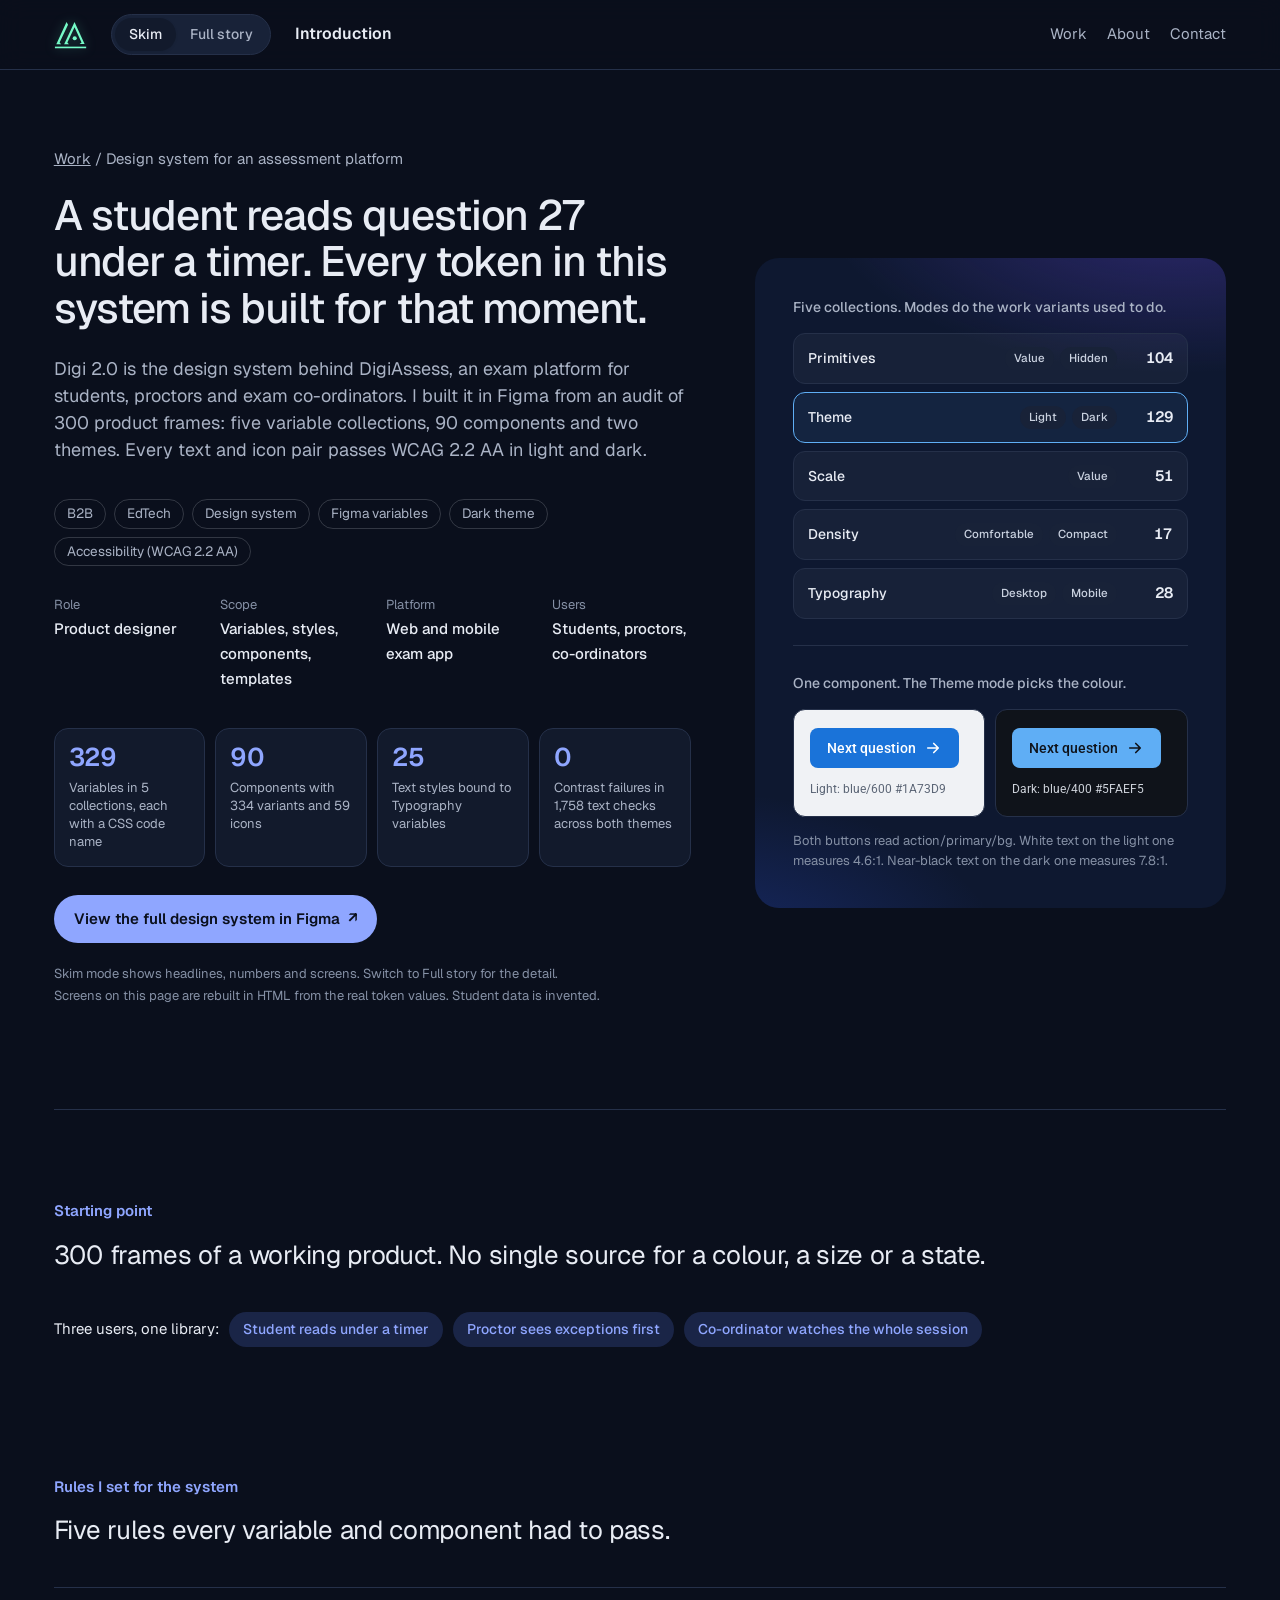
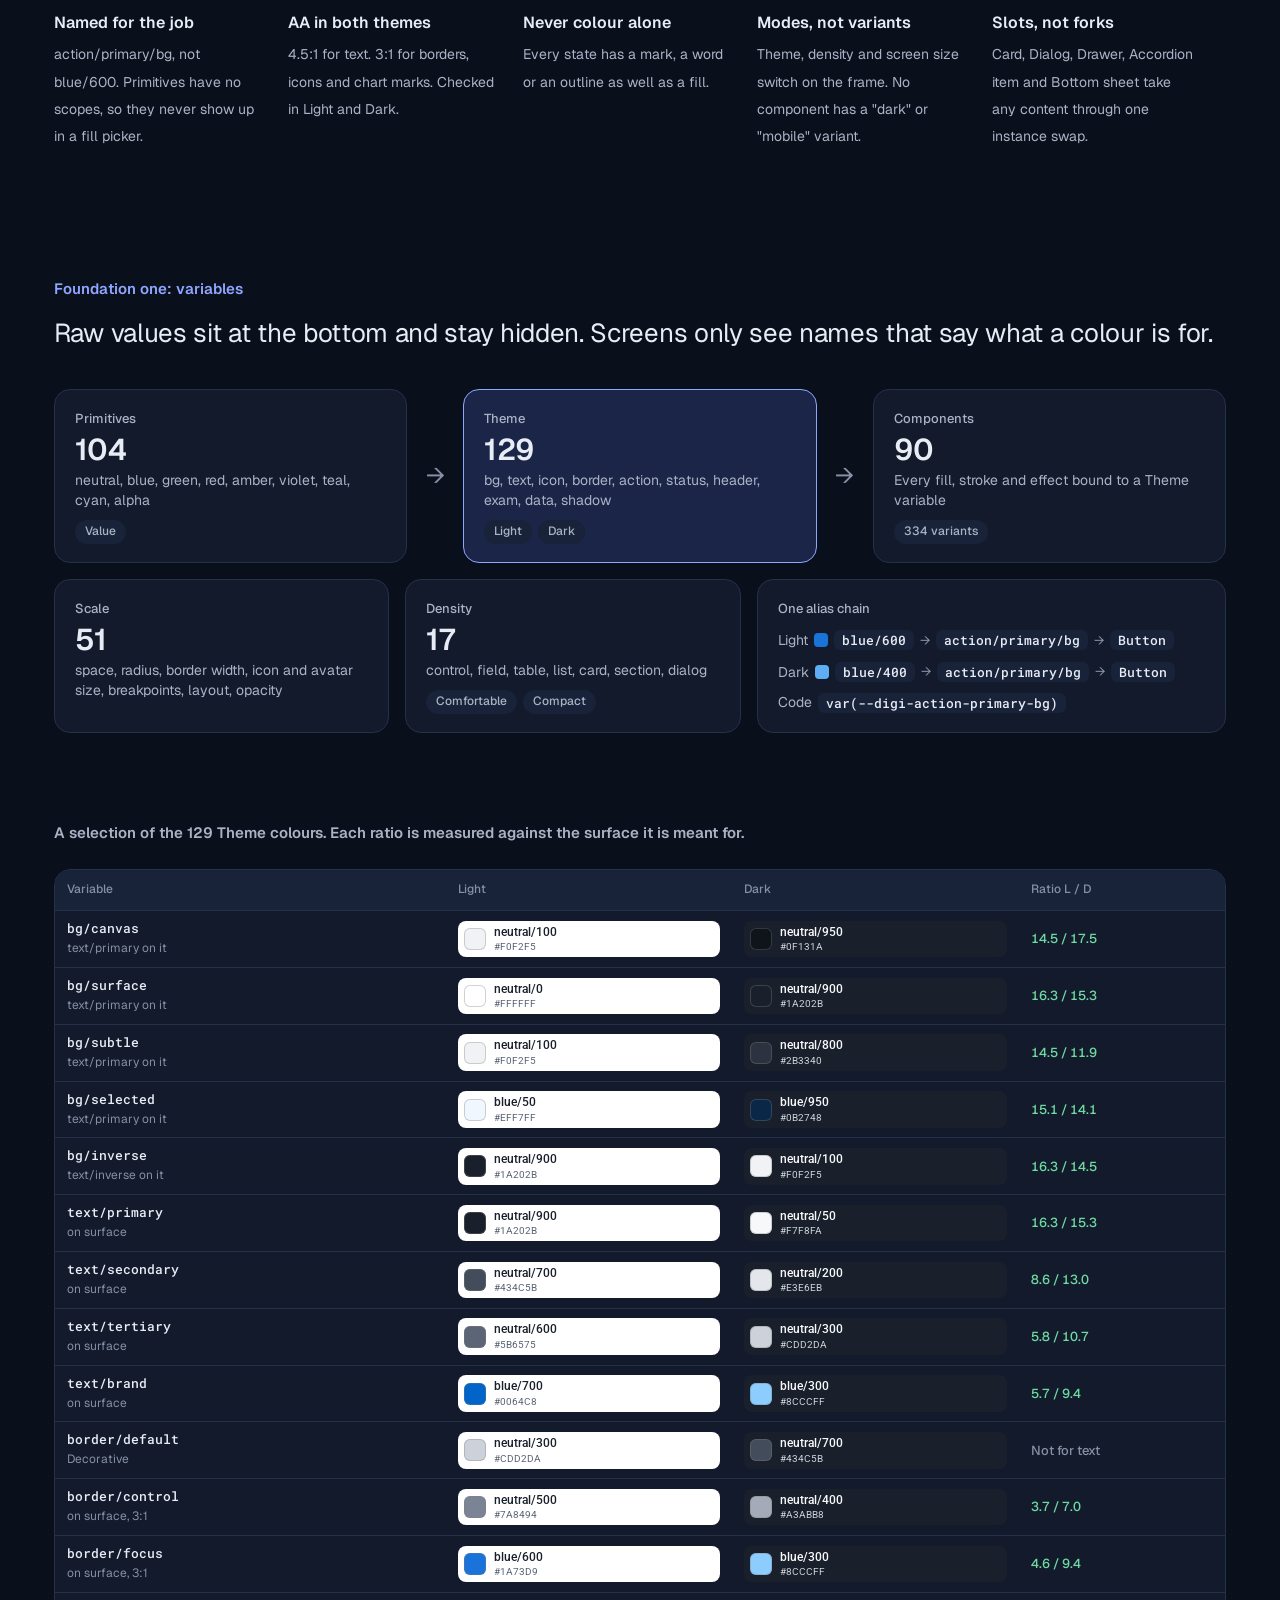
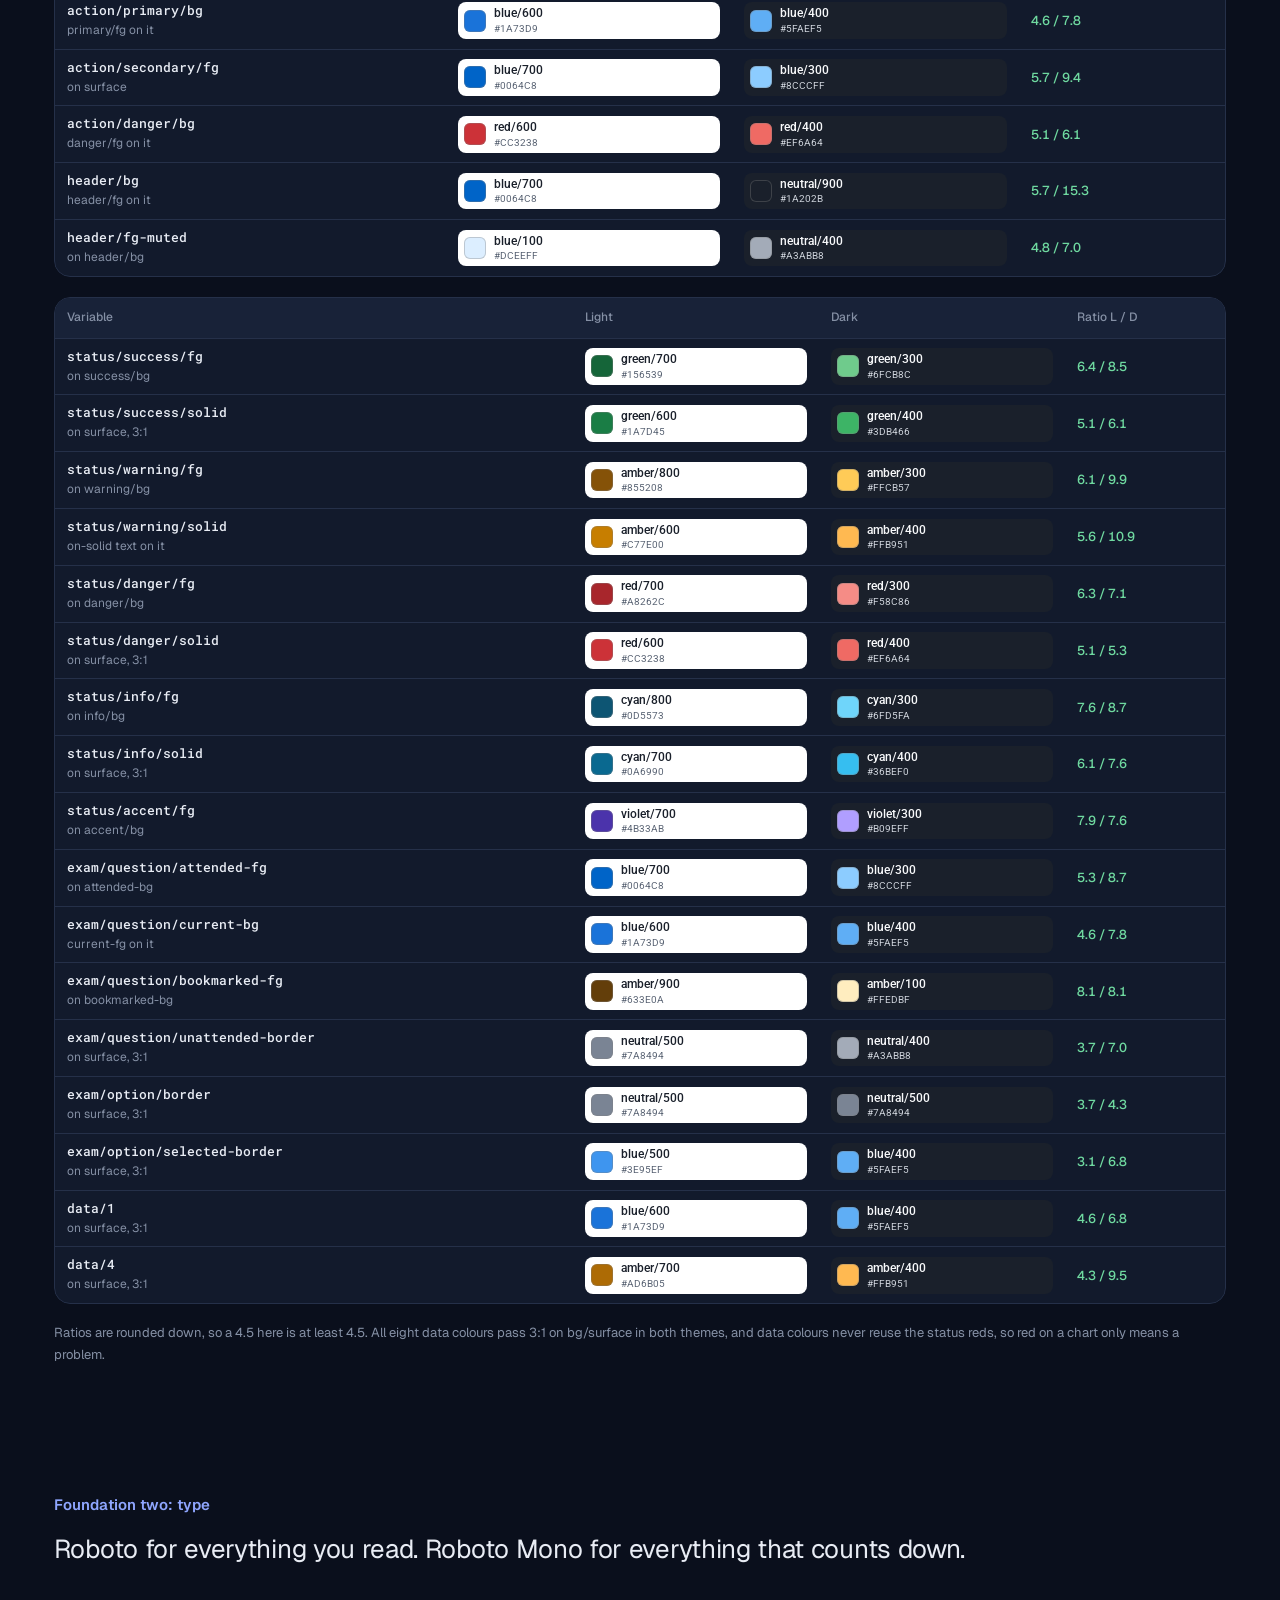
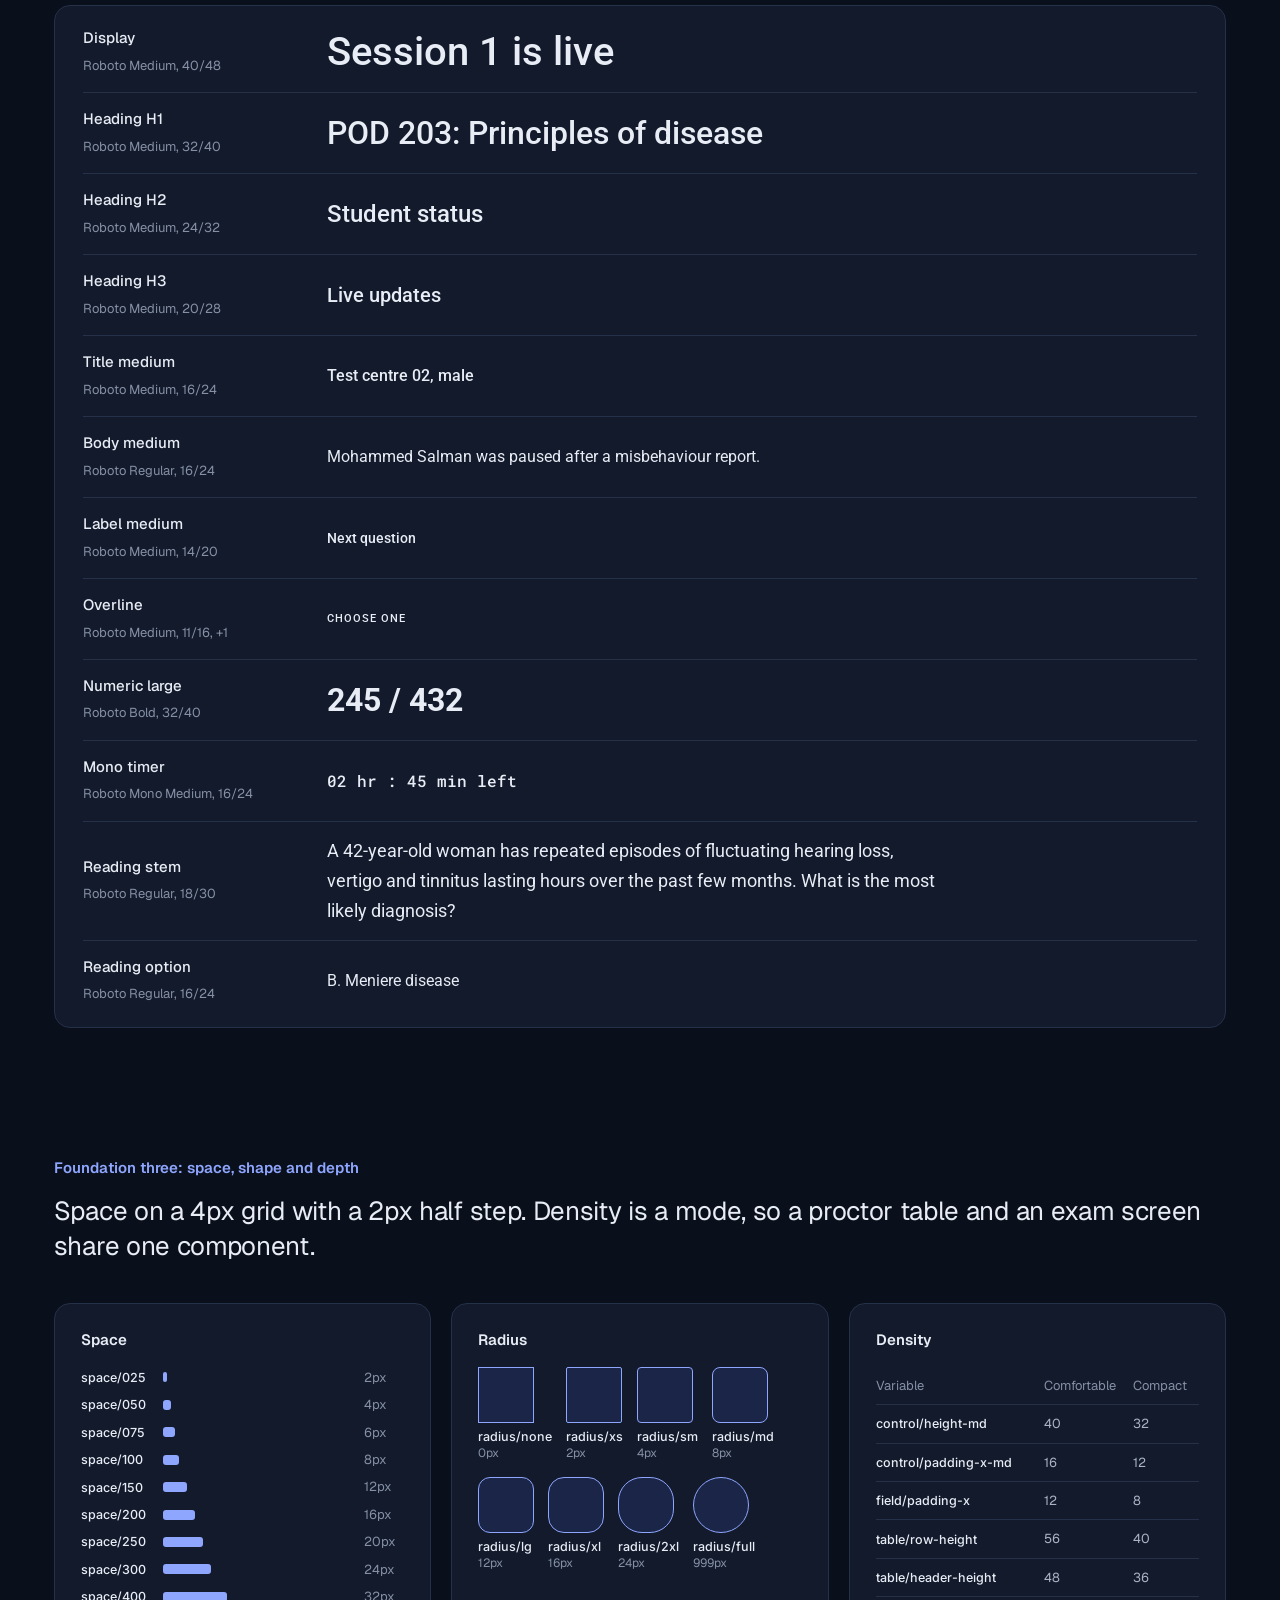
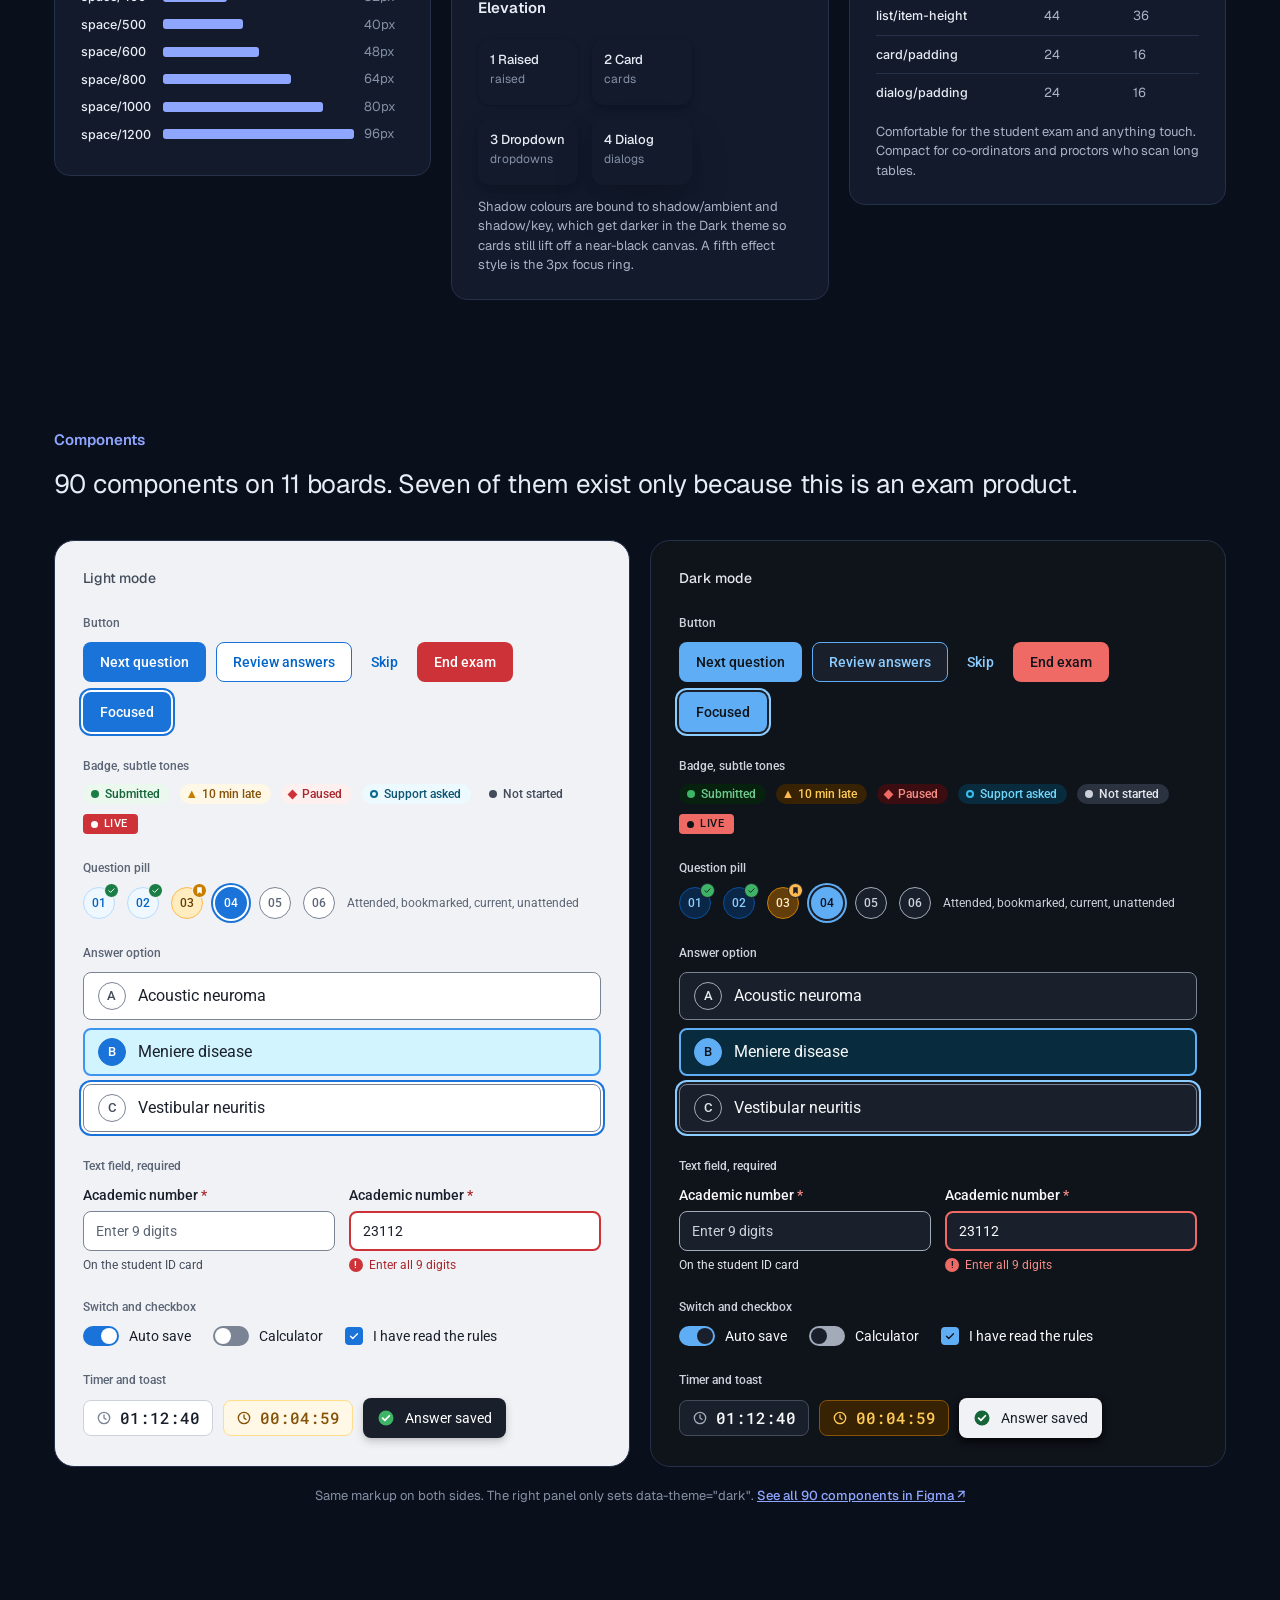
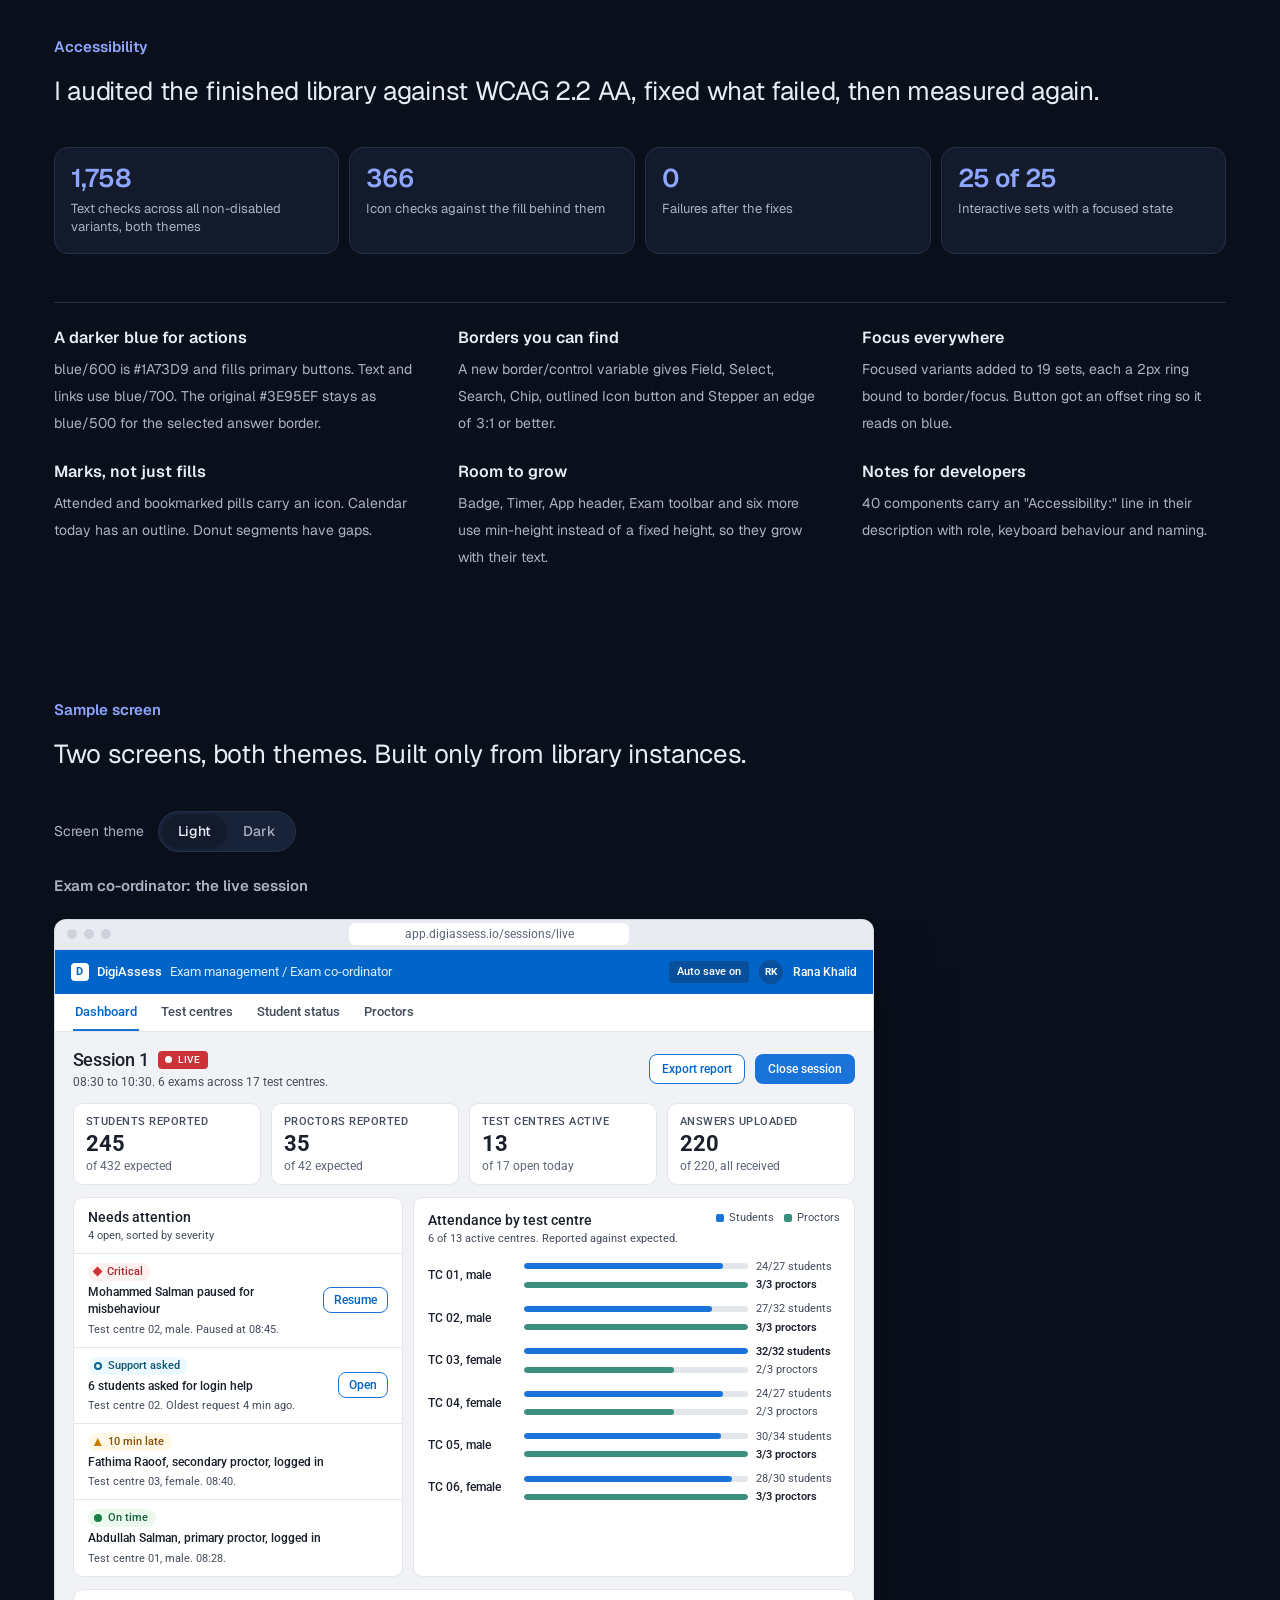
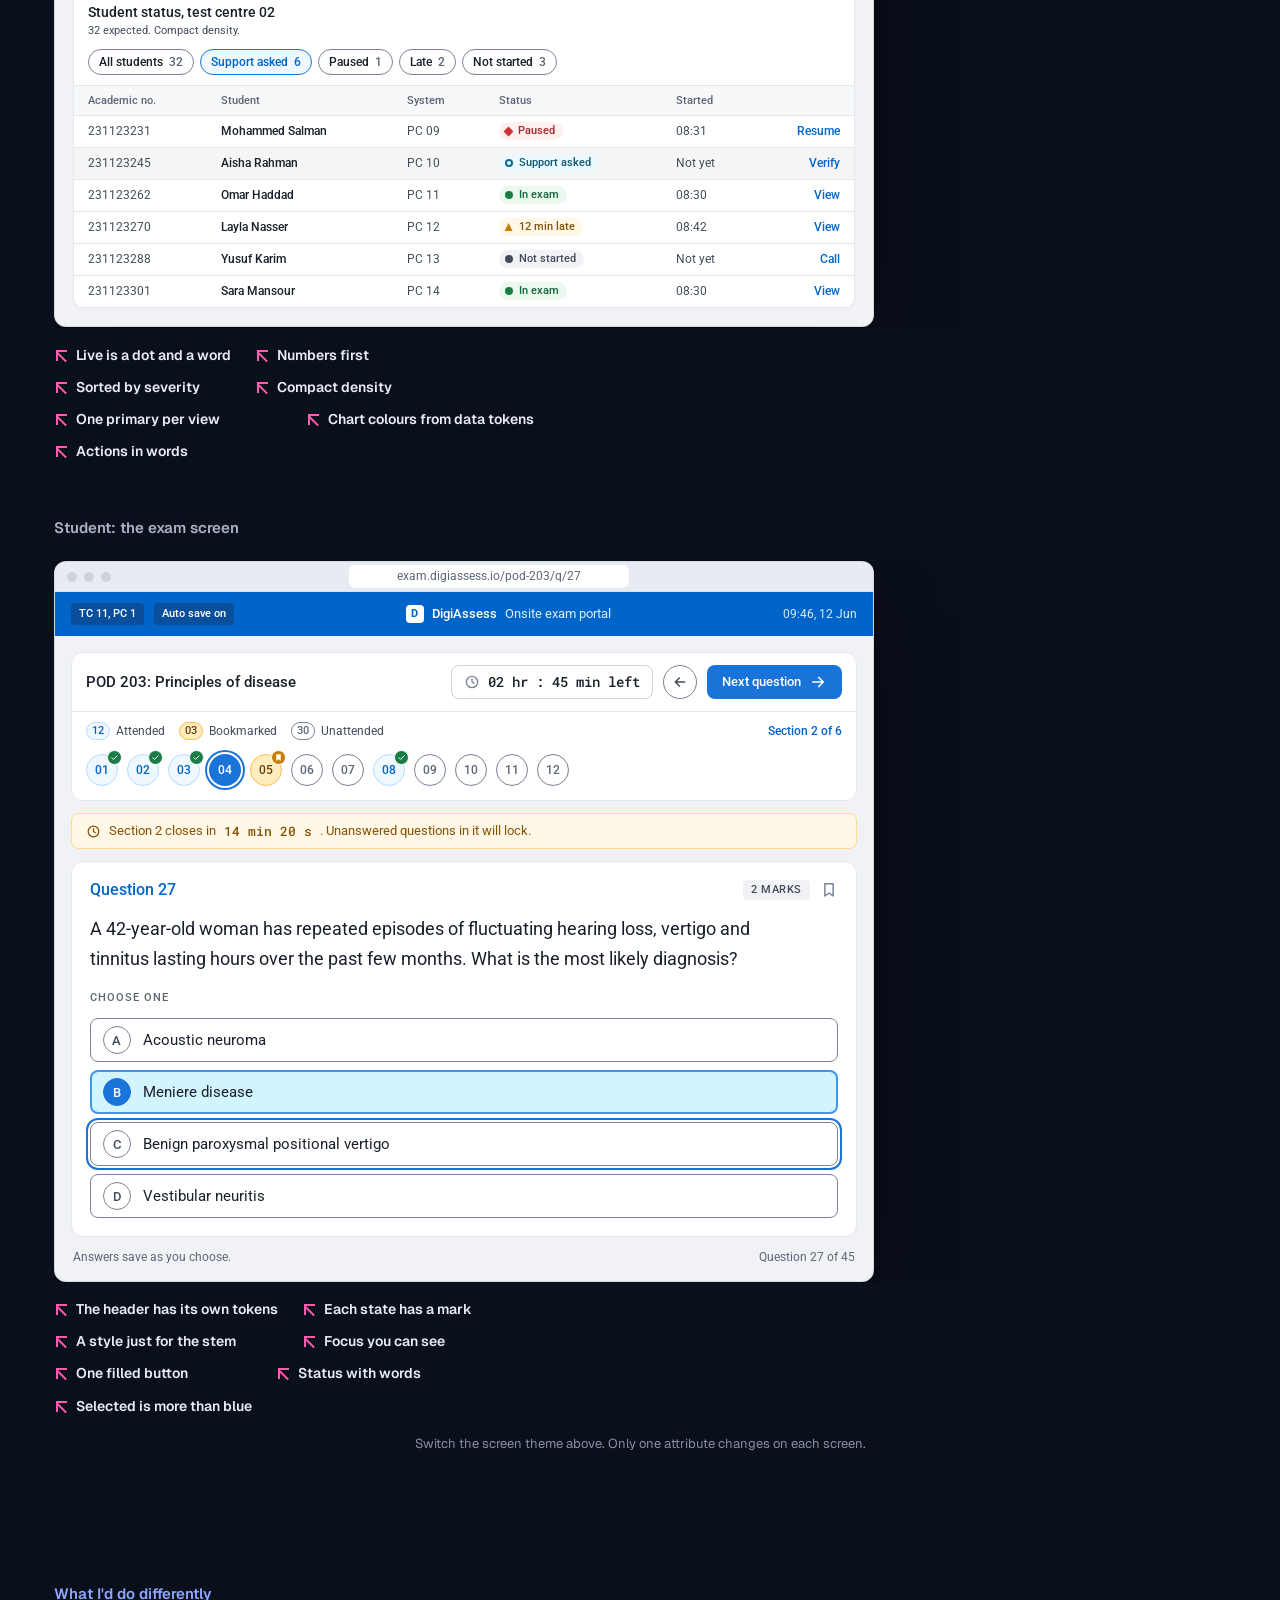
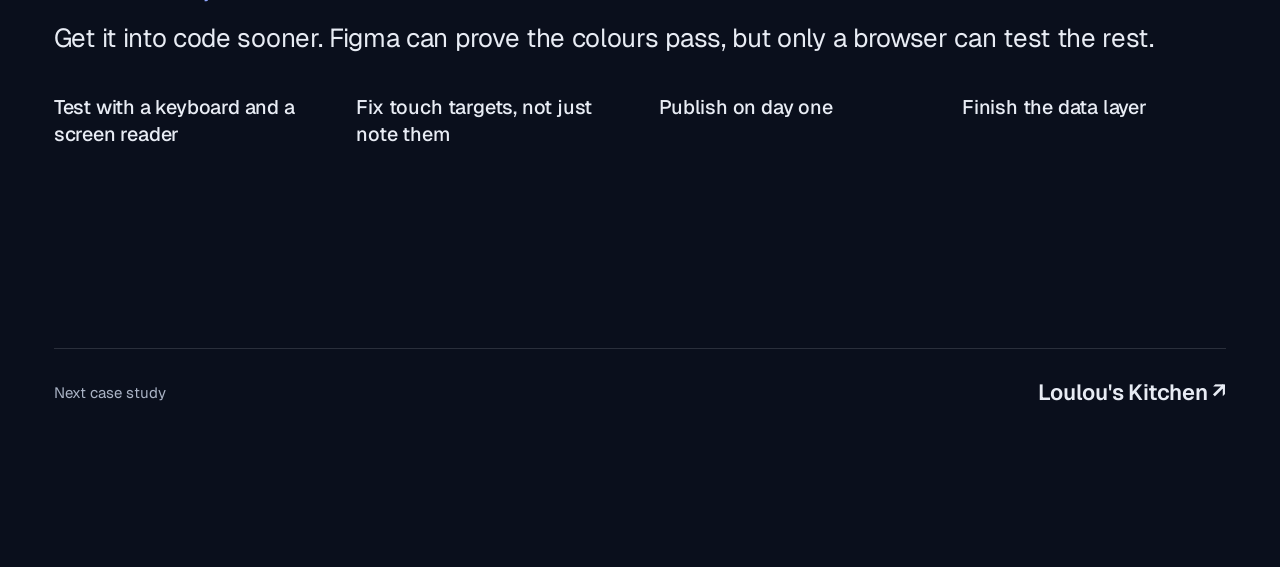
<file: digiassess.html>
<!DOCTYPE html>
<html data-theme="dark" lang="en">
<head>
<meta charset="utf-8">
<meta name="color-scheme" content="dark">
<meta name="description" content="Case study: Digi design system 2.0, a Figma variable and component library with light and dark themes for an exam platform. Afnan, product designer.">
<meta property="og:title" content="Digi design system 2.0: built for the student reading question 27">
<link rel="icon" href="data:image/svg+xml,%3Csvg%20xmlns%3D%22http%3A//www.w3.org/2000/svg%22%20viewBox%3D%220%200%20122%20122%22%3E%3Crect%20width%3D%22122%22%20height%3D%22122%22%20rx%3D%2226%22%20fill%3D%22%23111312%22/%3E%3Cg%20transform%3D%22translate%280%209%29%22%20fill%3D%22%2376FBC8%22%3E%3Cpath%20d%3D%22M48.2%2011L53.2%2020L26%2077.2L31%2082.6H15.4Z%22/%3E%3Cpath%20d%3D%22M74%2011L106.4%2082.2H90.4L96.6%2076.8L74%2028L51%2077L56%2082.6H40.6Z%22/%3E%3Ccircle%20cx%3D%2274.6%22%20cy%3D%2263.6%22%20r%3D%226.6%22/%3E%3Crect%20x%3D%2211%22%20y%3D%2290.4%22%20width%3D%22100.4%22%20height%3D%225.2%22/%3E%3C/g%3E%3C/svg%3E">
<meta name="viewport" content="width=device-width, initial-scale=1, viewport-fit=cover">
<title>Digi design system 2.0 | Afnan</title>
<link rel="preconnect" href="https://fonts.googleapis.com">
<link rel="preconnect" href="https://fonts.gstatic.com" crossorigin>
<link href="https://fonts.googleapis.com/css2?family=Geist:wght@400;500;600;700&family=Inter:wght@400;500;600;700&family=Roboto:wght@400;500;700&family=Roboto+Mono:wght@400;500&family=Newsreader:opsz,wght@6..72,300;6..72,400&display=swap" rel="stylesheet">
<style>

/* ---------- Portfolio shell tokens ---------- */
:root{
  --bg:#F3F5F9; --surface:#FFFFFF; --sunk:#E9EDF4; --ink:#121A2B; --ink-2:#4A556B; --ink-3:#717B8F; --line:#DCE1EA;
  --brand:#2B4FD8; --brand-ink:#FFFFFF; --brand-soft:#E6ECFF;
  --annot:#D4127A; --annot-halo:rgba(255,255,255,.92);
  --navy:#0C1426;
  --shadow:0 30px 70px -20px rgba(16,28,60,.28), 0 2px 6px rgba(16,28,60,.06);
  color-scheme:light;
}
@media (prefers-color-scheme: dark){
  :root:not([data-theme="light"]){
    --bg:#0A0F1C; --surface:#121A2C; --sunk:#182238; --ink:#E8ECF4; --ink-2:#AAB3C5; --ink-3:#8590A5; --line:#253049;
    --brand:#8FA6FF; --brand-ink:#0A0F1C; --brand-soft:#1A2547;
    --annot:#FF5CAD; --annot-halo:rgba(10,15,28,.0);
    --navy:#0E1830;
    --shadow:0 30px 70px -20px rgba(0,0,0,.7), 0 2px 6px rgba(0,0,0,.3);
    color-scheme:dark;
  }
}
:root[data-theme="dark"]{
  --bg:#0A0F1C; --surface:#121A2C; --sunk:#182238; --ink:#E8ECF4; --ink-2:#AAB3C5; --ink-3:#8590A5; --line:#253049;
  --brand:#8FA6FF; --brand-ink:#0A0F1C; --brand-soft:#1A2547;
  --annot:#FF5CAD; --annot-halo:rgba(10,15,28,.0);
  --navy:#0E1830;
  --shadow:0 30px 70px -20px rgba(0,0,0,.7), 0 2px 6px rgba(0,0,0,.3);
  color-scheme:dark;
}
:root{box-sizing:border-box;padding-top:env(safe-area-inset-top,0px);padding-bottom:env(safe-area-inset-bottom,0px)}
html{scroll-padding-top:calc(env(safe-area-inset-top,0px) + 96px);scroll-behavior:smooth}
*,*::before,*::after{box-sizing:inherit}
body{margin:0;background:var(--bg);color:var(--ink);font-family:Geist,ui-sans-serif,system-ui,-apple-system,"Segoe UI",Roboto,sans-serif;font-size:clamp(16px,.35vw + 12px,19px);line-height:1.65;-webkit-font-smoothing:antialiased}
body::before{content:"";position:fixed;inset:0 0 auto;height:env(safe-area-inset-top,0px);z-index:30;background:var(--bg)}
img{max-width:100%}
a{color:var(--brand)}
:focus-visible{outline:2px solid var(--brand);outline-offset:3px;border-radius:4px}
@media (prefers-reduced-motion: reduce){html{scroll-behavior:auto}*{transition:none!important}}

/* ---------- Header with progress index ---------- */
.site{position:sticky;top:env(safe-area-inset-top,0px);z-index:20;background:color-mix(in srgb,var(--bg) 90%,transparent);backdrop-filter:blur(12px);-webkit-backdrop-filter:blur(12px);border-bottom:1px solid var(--line)}
.site-in{max-width:1920px;margin:0 auto;padding:14px clamp(24px,4.2vw,80px);display:flex;align-items:center;gap:24px}
.site b{font-weight:600;font-size:16px}
.site nav.links{display:flex;gap:20px;margin-left:auto;font-size:15px}
.site nav.links a{color:var(--ink-2);text-decoration:none}
.site nav.links a:hover{color:var(--ink)}
.mode{display:inline-flex;background:var(--sunk);border:1px solid var(--line);border-radius:999px;padding:3px}
.mode button{font:inherit;font-size:14px;font-weight:500;border:0;background:transparent;color:var(--ink-2);padding:5px 14px;border-radius:999px;cursor:pointer}
.mode button[aria-pressed="true"]{background:var(--surface);color:var(--ink);box-shadow:0 1px 3px rgba(0,0,0,.08)}

.prog{position:absolute;left:0;right:0;bottom:-1px;height:3px;background:transparent}
.prog i{display:block;height:100%;width:100%;background:var(--brand);transform-origin:0 50%;transform:scaleX(0)}
.now{display:none;font-size:14px;color:var(--ink-2);min-width:0;white-space:nowrap;overflow:hidden;text-overflow:ellipsis}
.now b{font-weight:600;color:var(--ink)}
.wrap{max-width:1920px;margin:0 auto;padding:0 clamp(24px,4.2vw,80px)}

/* ---------- Hero ---------- */
.hero{display:grid;grid-template-columns:minmax(0,1.35fr) minmax(0,1fr);gap:clamp(40px,5vw,112px);padding:clamp(56px,6vw,112px) 0 clamp(72px,7vw,140px);align-items:center}
.kicker{font-size:15px;color:var(--ink-2);margin:0 0 20px}
.kicker a{color:var(--ink-2)}
h1{font-size:clamp(34px,3.3vw,64px);line-height:1.1;letter-spacing:-.025em;font-weight:500;margin:0 0 24px}
.lede{font-size:clamp(18px,1.05vw + 4px,24px);line-height:1.5;color:var(--ink-2);margin:0 0 36px}
.meta{display:grid;grid-template-columns:repeat(4,minmax(0,1fr));gap:28px;margin:0 0 36px;padding:0}
.meta div{display:flex;flex-direction:column}
.meta dt{font-size:13px;color:var(--ink-3)}
.meta dd{margin:2px 0 0;font-size:15px;font-weight:500}
.kpis{display:grid;grid-template-columns:repeat(4,minmax(0,1fr));gap:10px;margin:0}
.kpi{background:var(--surface);border:1px solid var(--line);border-radius:14px;padding:14px}
.kpi strong{display:block;font-size:clamp(22px,2vw,28px);white-space:nowrap;line-height:1.1;letter-spacing:-.02em;color:var(--brand);font-weight:600}
.kpi span{display:block;font-size:13px;line-height:1.4;color:var(--ink-2);margin-top:8px}
.nda{font-size:13px;color:var(--ink-3);margin-top:20px}
.how{margin-top:28px;font-size:15px;color:var(--ink-2)}
.how summary{cursor:pointer;font-weight:500;color:var(--brand)}
.how b{color:var(--ink);font-weight:600}

.stage{background:var(--navy);border-radius:24px;padding:clamp(24px,3vw,56px);position:relative;overflow:hidden}
.stage .hpn{max-width:560px;margin:0 auto}
.stage::before{content:"";position:absolute;inset:0;background:radial-gradient(600px 300px at 90% -10%,rgba(110,75,242,.35),transparent 60%),radial-gradient(500px 300px at -10% 110%,rgba(43,79,216,.35),transparent 60%);pointer-events:none}

/* ---------- Content column ---------- */
.body{border-top:1px solid var(--line);padding:clamp(72px,7vw,140px) 0 160px;display:grid;grid-template-columns:minmax(0,1fr) 220px;gap:clamp(48px,5vw,120px)}
.toc{position:sticky;top:112px;align-self:start;font-size:14.5px}
.toc p{margin:0 0 16px;font-size:13px;color:var(--ink-3)}
.toc ol{list-style:none;margin:0;padding:0;position:relative}
.toc ol::before{content:"";position:absolute;left:9px;top:12px;bottom:12px;width:2px;background:var(--line)}
.toc li{position:relative}
.toc a{display:flex;align-items:center;gap:12px;padding:7px 8px 7px 0;color:var(--ink-3);text-decoration:none;border-radius:8px;transition:color .15s}
.toc a:hover{color:var(--ink)}
.ck{position:relative;z-index:1;width:20px;height:20px;border-radius:50%;border:2px solid var(--line);background:var(--bg);display:grid;place-items:center;flex:none;transition:background .2s,border-color .2s}
.ck svg{width:12px;height:12px;color:var(--brand-ink);opacity:0;transition:opacity .2s}
.toc a.done{color:var(--ink-2)}
.toc a.done .ck{background:var(--brand);border-color:var(--brand)}
.toc a.done .ck svg{opacity:1}
.toc a[aria-current="true"]{color:var(--ink);font-weight:600}
.toc a[aria-current="true"] .ck{border-color:var(--brand)}
.toc a[aria-current="true"] .ck::after{content:"";width:8px;height:8px;border-radius:50%;background:var(--brand)}
.toc .tt{margin:20px 0 0;font-size:13px;color:var(--ink-3)}
section{padding:0 0 clamp(120px,10vw,200px)}
.txt{margin-bottom:clamp(36px,3vw,56px)}
section h2{font-size:clamp(22px,1.25vw + 10px,34px);line-height:1.35;letter-spacing:-.012em;font-weight:400;color:var(--ink);margin:0}
.sec-name{font-size:15px;font-weight:600;color:var(--brand);margin:0 0 14px}
.p{font-size:inherit;color:var(--ink-2);margin:16px 0 0}
.skim .full{display:none}
.skim-only{display:none}
.skim .skim-only{display:inline}

.pains{display:grid;grid-template-columns:repeat(3,minmax(0,1fr));gap:20px;margin-top:0}
.pain{background:var(--surface);border:1px solid var(--line);border-radius:16px;padding:clamp(22px,2vw,32px)}
.pain h3{font-size:18px;margin:0 0 8px;font-weight:600}
.pain p{margin:0;font-size:15px;color:var(--ink-2);line-height:1.55}
.users{display:flex;gap:10px;flex-wrap:wrap;margin-top:28px;align-items:center;font-size:15px}
.tag{background:var(--brand-soft);color:var(--brand);font-weight:500;border-radius:999px;padding:6px 14px;font-size:14px}

.rules{display:grid;grid-template-columns:repeat(5,minmax(0,1fr));gap:0;border-top:1px solid var(--line)}
.rule{padding:22px 28px 0 0}
.rule b{display:block;font-size:16px;font-weight:600;margin-bottom:4px}
.rule span{font-size:14px;color:var(--ink-2);line-height:1.5}

.cap{font-size:13px;color:var(--ink-3);margin:18px 0 0;text-align:center}
.sub-h{font-size:15px;font-weight:600;color:var(--ink-2);margin:88px 0 24px}
.txt + .sub-h{margin-top:0}

/* ---------- Annotated figure ---------- */
.anno{margin:0;position:relative}
.anno-stage{position:relative;width:1180px;display:grid;grid-template-columns:160px 820px 160px;column-gap:20px;align-items:start;transform-origin:0 0}
.anno-col{position:relative}
.an{position:absolute;left:0;right:0;font-size:13px;line-height:1.45;cursor:default;outline:none}
.anno-col.l .an{text-align:right}
.an b{display:block;font-size:14px;font-weight:600;color:var(--ink);line-height:1.3}
.an p{margin:4px 0 0;color:var(--ink-2)}
.skim .an p{display:none}
.an:hover b,.an:focus-visible b,.an.on b{color:var(--annot)}
.anno-svg{position:absolute;left:0;top:0;pointer-events:none;overflow:visible;z-index:5;color:var(--annot)}
.anno-svg .halo{stroke:var(--annot-halo);stroke-width:5;fill:none;stroke-linecap:round}
.anno-svg .ln{stroke:currentColor;stroke-width:1.6;fill:none;stroke-linecap:round;transition:stroke-width .15s}
.anno-svg .ln.on{stroke-width:2.6}
.anno-svg .st{fill:currentColor}
.anno-hit{outline:2px solid var(--annot)!important;outline-offset:3px;border-radius:6px}
.shot-fit{position:relative}
.anno.stacked .anno-stage{width:100%;display:flex;flex-direction:column}
.anno.stacked .shot-fit{order:-1;overflow:hidden;width:100%;min-width:0}
.anno.stacked .anno-col{display:grid;grid-template-columns:repeat(2,minmax(0,1fr));gap:14px 24px;height:auto!important;margin-top:18px}
.anno.stacked .anno-col.r{margin-top:14px}
.anno.stacked .an{position:static;text-align:left!important;padding-left:22px;position:relative}
.anno.stacked .an::before{content:"";position:absolute;left:2px;top:4px;width:11px;height:11px;border-left:2px solid var(--annot);border-top:2px solid var(--annot);transform:rotate(0deg)}
.anno.stacked .an::after{content:"";position:absolute;left:3px;top:5px;width:14px;height:2px;background:var(--annot);transform-origin:0 0;transform:rotate(45deg)}
.anno.stacked .anno-svg{display:none}

/* ---------- Options ---------- */
.opts{display:grid;grid-template-columns:repeat(3,minmax(0,1fr));gap:clamp(20px,2.4vw,44px)}
.opt h3{font-size:19px;margin:14px 0 8px;font-weight:600}
.opt dl{margin:0;display:grid;gap:8px}
.opt dt{font-size:12.5px;color:var(--ink-3)}
.opt dt.t{color:var(--annot)}
.opt dd{margin:0;font-size:14.5px;color:var(--ink-2);line-height:1.5}
.thumb{height:clamp(170px,12vw,230px);border:1px solid var(--line);border-radius:12px;background:#F3F5F9;overflow:hidden;display:grid;grid-template-rows:18px 1fr}
.thumb .tb0{background:#0C1426}
.thumb .tin{display:grid;grid-template-columns:22px 1fr}
.thumb .tr{background:#fff;border-right:1px solid #E3E7EF}
.thumb .sk{display:block;height:8px;border-radius:4px;background:#DDE2EB}
.thumb .skrow{display:flex;gap:8px;margin-top:8px}
.decision{margin-top:40px;background:var(--brand-soft);color:var(--brand);border-radius:14px;padding:22px 26px;font-weight:500;font-size:inherit}

.hind{display:grid;grid-template-columns:repeat(3,minmax(0,1fr));gap:clamp(28px,3vw,56px)}
.hind h3{font-size:clamp(18px,.6vw + 12px,22px);line-height:1.35;letter-spacing:-.01em;margin:0 0 8px;font-weight:500}
.hind p{margin:0;font-size:15px;color:var(--ink-2)}
.next{grid-column:1/-1;display:flex;justify-content:space-between;align-items:center;gap:24px;margin:0;border-top:1px solid color-mix(in srgb,var(--ink) 14%,transparent);padding:28px 0 0;font-family:Geist,ui-sans-serif,system-ui,-apple-system,"Segoe UI",Roboto,sans-serif;font-size:15px;line-height:1.4;color:var(--ink-2)}
.next > span{color:var(--ink-2);font-weight:400}
.next a{font-size:22px;font-weight:600;letter-spacing:-.01em;text-decoration:none;color:var(--ink);white-space:nowrap}
.next a:hover{color:var(--brand)}
@media (max-width:720px){.next{flex-direction:column;align-items:flex-start;gap:8px}.next a{white-space:normal}}


/* ---------- Component sheet ---------- */
.csheet{display:grid;grid-template-columns:repeat(2,minmax(0,1fr));gap:20px}
.cpanel{border:1px solid var(--line);border-radius:20px;padding:28px;display:grid;gap:26px;align-content:start}
.cpanel>p{margin:0;font:500 14px/1.4 Geist,sans-serif;color:var(--color-text-secondary)}
.cgrp{display:grid;gap:10px}
.cgrp h3{margin:0;font:500 12px/1.4 Inter,sans-serif;color:var(--color-text-tertiary)}
.crow{display:flex;flex-wrap:wrap;gap:10px;align-items:center}
.crow small{font:400 12px/1.4 Inter,sans-serif;color:var(--color-text-tertiary)}
.ccol{display:grid;gap:8px}
.cfields{display:grid;grid-template-columns:repeat(2,minmax(0,1fr));gap:14px}

/* ---------- Token figures ---------- */
.arch{display:grid;grid-template-columns:minmax(0,1fr) 28px minmax(0,1fr) 28px minmax(0,1fr);gap:14px;align-items:center}
.arch .ar{color:var(--ink-3);font-size:24px;text-align:center}
.tbox{background:var(--surface);border:1px solid var(--line);border-radius:16px;padding:18px 20px}
.tbox.acc{background:var(--brand-soft);border-color:var(--brand)}
.tbox small{display:block;font-size:13px;font-weight:500;color:var(--ink-2)}
.tbox strong{display:block;font-size:30px;line-height:1.2;font-weight:600;letter-spacing:-.02em;margin:2px 0}
.tbox span{display:block;font-size:14px;line-height:1.45;color:var(--ink-2)}
.tbox .md{display:flex;gap:6px;margin-top:10px}
.tbox .md i{font-style:normal;font-size:12px;font-weight:500;color:var(--ink-2);background:var(--sunk);border-radius:999px;padding:2px 10px}
.arch2{display:grid;grid-template-columns:minmax(0,1fr) minmax(0,1fr) minmax(0,1.4fr);gap:16px;margin-top:16px}
.chain{display:grid;gap:10px;align-content:start}
.chain div{display:flex;flex-wrap:wrap;gap:6px;align-items:center;font-size:13px;color:var(--ink-3)}
.chain code{font:500 12.5px Inter,sans-serif;color:var(--ink);background:var(--sunk);border-radius:6px;padding:2px 8px}
.chain .sq{width:14px;height:14px;border-radius:4px}

.ttbl-wrap{display:grid;grid-template-columns:repeat(2,minmax(0,1fr));gap:20px;align-items:start}
.tscroll{min-width:0;overflow-x:auto;border-radius:16px}
.ttbl{width:100%;min-width:560px;border-collapse:separate;border-spacing:0;background:var(--surface);border:1px solid var(--line);border-radius:16px;overflow:hidden;font-size:13px}
.ttbl th{font-size:12px;font-weight:500;color:var(--ink-3);text-align:left;padding:10px 12px;background:var(--sunk)}
.ttbl td{padding:8px 12px;border-top:1px solid var(--line);vertical-align:middle}
.ttbl td:first-child b{display:block;font:500 13.5px Inter,sans-serif}
.ttbl td:first-child small{font-size:12px;color:var(--ink-3)}
.ttbl .ratio{font-weight:500;color:var(--good,#12804A);white-space:nowrap;font-variant-numeric:tabular-nums}
.ttbl .ratio.na{color:var(--ink-3)}
.swc{display:flex;align-items:center;gap:8px;padding:4px 6px;border-radius:8px;background:transparent}
.swc[data-theme="dark"]{background:var(--color-bg-surface)}
.swc i{width:22px;height:22px;border-radius:6px;flex:none;box-shadow:inset 0 0 0 1px var(--color-border-default)}
.swc span{font:500 12px/1.3 Inter,sans-serif;color:var(--color-text-primary)}
.swc small{display:block;font-weight:400;color:var(--color-text-tertiary)}
.ramps{display:grid;grid-template-columns:repeat(7,minmax(0,1fr));gap:14px;margin-top:28px}
.ramps p{margin:0 0 6px;font-size:13px;font-weight:500;color:var(--ink-2)}
.ramps div{display:flex;height:36px;border-radius:9px;overflow:hidden;box-shadow:inset 0 0 0 1px var(--line)}
.ramps div i{flex:1}
.ramps small{font-size:12px;color:var(--ink-3)}

/* ---------- Type ---------- */
.spec{background:var(--surface);border:1px solid var(--line);border-radius:16px;padding:6px 28px}
.spec>div{display:grid;grid-template-columns:220px minmax(0,1fr);gap:24px;align-items:center;padding:14px 0;border-top:1px solid var(--line)}
.spec>div:first-child{border-top:0}
.spec b{display:block;font-size:15px;font-weight:500}
.spec small{font-size:13px;color:var(--ink-3)}
.spec .s{color:var(--ink);font-family:Inter,sans-serif;min-width:0;overflow-wrap:anywhere}

/* ---------- Space, shape, depth ---------- */
.ssd{display:grid;grid-template-columns:repeat(3,minmax(0,1fr));gap:20px;align-items:start}
.ssd>div{background:var(--surface);border:1px solid var(--line);border-radius:16px;padding:24px 26px}
.ssd h3{font-size:15px;font-weight:600;margin:0 0 14px}
.sp{display:grid;grid-template-columns:72px minmax(0,1fr) 40px;gap:10px;align-items:center;font-size:13px;margin:6px 0}
.sp code{font:500 12.5px Inter,sans-serif}
.sp i{display:block;max-width:100%;height:10px;border-radius:3px;background:var(--brand)}
.sp span{color:var(--ink-3)}
.rad{display:flex;flex-wrap:wrap;gap:14px}
.rad div{font-size:12px;color:var(--ink-3)}
.rad i{display:block;width:56px;height:56px;background:var(--brand-soft);border:1.5px solid var(--brand);margin-bottom:6px}
.rad code{display:block;font:500 12.5px Inter,sans-serif;color:var(--ink)}
.elev{display:flex;gap:14px;margin:18px 0 12px;flex-wrap:wrap}
.elev div{width:100px;height:66px;border-radius:12px;background:var(--surface);padding:10px 12px;font-size:12px;color:var(--ink-3)}
.elev b{display:block;font-size:13px;font-weight:500;color:var(--ink)}
.ssd p{font-size:13px;line-height:1.5;color:var(--ink-2);margin:10px 0 0}
.dens{width:100%;border-collapse:collapse;font-size:13px}
.dens th{font-weight:400;color:var(--ink-3);text-align:left;padding:8px 0}
.dens td{padding:8px 0;border-top:1px solid var(--line);color:var(--ink-2)}
.dens td:first-child{font:500 12.5px Inter,sans-serif;color:var(--ink)}

/* ---------- Screen theme switch ---------- */
.scr-bar{display:flex;align-items:center;gap:14px;margin:0 0 22px;font-size:14px;color:var(--ink-2)}
.scr-sw{display:inline-flex;background:var(--sunk);border:1px solid var(--line);border-radius:999px;padding:3px}
.scr-sw button{font:inherit;font-size:14px;font-weight:500;border:0;background:transparent;color:var(--ink-2);padding:5px 16px;border-radius:999px;cursor:pointer}
.scr-sw button[aria-pressed="true"]{background:var(--surface);color:var(--ink);box-shadow:0 1px 3px rgba(0,0,0,.08)}

/* ---------- Product screenshot (820px, like the Vigil shots) ---------- */
.shot{width:820px;border-radius:12px;overflow:hidden;box-shadow:var(--shadow);border:1px solid rgba(16,24,40,.12);position:relative;z-index:1;transform-origin:0 0;font-size:12px;line-height:1.45;transition:background-color .25s}
.bwr{height:30px;background:#E8EBF1;display:flex;align-items:center;gap:7px;padding:0 12px;border-bottom:1px solid #DADFE8}
.bwr .bd{width:10px;height:10px;border-radius:50%;background:#CDD2DC}
.bwr .url{margin:0 auto;background:#fff;border-radius:6px;padding:3px 14px;font-size:11.5px;color:#5B6576;min-width:280px;text-align:center}
.s-top{display:flex;align-items:flex-end;gap:20px;padding:10px 18px 0;background:var(--color-bg-surface);border-bottom:1px solid var(--color-border-default)}
.s-logo{display:flex;align-items:center;gap:8px;font-weight:600;font-size:14px;padding-bottom:11px}
.s-logo i{width:22px;height:22px;border-radius:6px;background:var(--color-brand-default);color:var(--color-text-on-brand);display:grid;place-items:center;font-style:normal;font-size:12px;font-weight:600}
.s-tabs{display:flex;gap:14px}
.s-tabs span{white-space:nowrap;padding:6px 2px 9px;border-bottom:2px solid transparent;font-weight:500;color:var(--color-text-secondary)}
.s-tabs span.on{color:var(--color-text-primary);border-color:var(--color-brand-default)}
.s-r{white-space:nowrap;margin-left:auto;display:flex;align-items:center;gap:12px;padding-bottom:8px;color:var(--color-text-secondary);font-weight:500}
.s-pill{background:var(--color-bg-hover);border-radius:999px;padding:2px 8px;font-size:11px}
.s-av{width:26px;height:26px;border-radius:50%;background:var(--color-brand-soft);color:var(--color-brand-on-soft);display:grid;place-items:center;font-size:10.5px;font-weight:600}
.s-who b{display:block;font-size:12px;color:var(--color-text-primary);line-height:1.2}
.s-who small{font-size:10.5px;color:var(--color-text-tertiary);font-weight:400}
.s-body{padding:16px 18px 18px;display:grid;gap:12px}
.s-head{display:flex;align-items:center;gap:10px}
.s-head h4{margin:0;font-size:18px;font-weight:600;letter-spacing:-.015em}
.s-head p{margin:2px 0 0;color:var(--color-text-secondary)}
.s-head .da-btn{height:30px;padding:0 12px;font-size:12px}
.s-head .grow{flex:1}
.s-ttl{display:flex;align-items:center;gap:10px}
.s-ttl .da-live{font-size:11px;padding:1px 8px 1px 7px}
.s-stats{display:grid;grid-template-columns:repeat(4,minmax(0,1fr));gap:10px}
.s-stats .da-stat{padding:10px 12px;border-radius:10px}
.s-stats .da-stat b,.s-stats .da-stat span{font-size:11.5px;line-height:1.4}
.s-stats .da-stat strong{font-size:22px;line-height:1.25}
.s-mid{display:grid;grid-template-columns:330px minmax(0,1fr);gap:10px;align-items:stretch}
.s-card{background:var(--color-bg-surface);border:1px solid var(--color-border-default);border-radius:10px;overflow:hidden}
.s-ch{display:flex;align-items:flex-start;gap:10px;padding:12px 14px 10px}
.s-ch h5{margin:0;font-size:13.5px;font-weight:600}
.s-ch p{margin:1px 0 0;font-size:11px;color:var(--color-text-secondary)}
.s-ch .lg{margin-left:auto;display:flex;gap:10px;font-size:11px;color:var(--color-text-secondary)}
.s-ch .lg span{display:inline-flex;align-items:center;gap:5px}
.s-ch .lg i{width:8px;height:8px;border-radius:2px}
.s-need>div{display:flex;align-items:center;gap:10px;padding:9px 14px;border-top:1px solid var(--color-border-default)}
.s-need .tx{flex:1;min-width:0;display:grid;gap:3px;justify-items:start}
.s-need b{font-weight:500;font-size:12px}
.s-need small{font-size:11px;color:var(--color-text-secondary)}
.s-need .da-badge{font-size:10.5px;padding:1px 8px 1px 6px}
.s-need .da-btn{height:26px;font-size:11.5px;padding:0 10px}
.s-att{padding:2px 14px 12px;display:grid;gap:9px}
.s-att>div{display:grid;grid-template-columns:86px minmax(0,1fr);gap:10px;align-items:center}
.s-att>div>b{font-weight:500;font-size:11.5px}
.s-bars{display:grid;gap:3px}
.s-bar{display:grid;grid-template-columns:minmax(0,1fr) 84px;gap:8px;align-items:center;font-size:10.5px;color:var(--color-text-secondary)}
.s-bar span{height:6px;border-radius:3px;background:var(--color-bg-hover);overflow:hidden}
.s-bar span i{display:block;height:100%;border-radius:3px}
.s-bar.met em{color:var(--color-text-primary);font-weight:600}
.s-bar em{font-style:normal}
.s-chips{display:flex;gap:6px;padding:0 14px 10px;flex-wrap:wrap}
.s-chips .da-chip{font-size:11.5px;padding:3px 10px;gap:6px}
.s-tbl{width:100%;border-collapse:collapse}
.s-tbl th{font-size:10.5px;font-weight:500;color:var(--color-text-tertiary);text-align:left;padding:7px 14px;background:var(--color-bg-subtle);border-top:1px solid var(--color-border-default)}
.s-tbl td{height:32px;padding:0 14px;border-top:1px solid var(--color-border-default);color:var(--color-text-secondary);white-space:nowrap}
.s-tbl td.n{color:var(--color-text-primary);font-weight:500}
.s-tbl tr.hov td{background:var(--color-bg-hover)}
.s-tbl .da-badge{font-size:10.5px;padding:1px 8px 1px 6px}
.s-tbl td:last-child{text-align:right;color:var(--color-text-link);font-weight:500}

.darknotes{margin-top:44px}
.legal-cap{font-size:13px;color:var(--ink-3);margin:18px 0 0}

@media (max-width:1100px){
  .ttbl-wrap,.csheet{grid-template-columns:1fr}
  .ssd{grid-template-columns:minmax(0,1fr)}
  .ramps{grid-template-columns:repeat(4,minmax(0,1fr))}
}
@media (max-width:720px){
  .arch{grid-template-columns:1fr}
  .arch .ar{transform:rotate(90deg)}
  .arch2{grid-template-columns:1fr}
  .spec{padding:4px 18px}
  .ssd>div{padding:20px}
  .spec>div{grid-template-columns:1fr;gap:6px}
  .cfields{grid-template-columns:1fr}
  .cpanel{padding:20px}
  .ramps{grid-template-columns:repeat(2,minmax(0,1fr))}
  .ttbl td,.ttbl th{padding:8px}
  .ttbl .swc small{display:none}
}
@media (prefers-reduced-motion: reduce){.da-live::before{animation:none}}

/* =========================================================
   Digi design system 2.0. Token names match the Figma code
   syntax (var(--digi-…)), so this page runs on the real values.
   ========================================================= */
.dg{
  --digi-bg-canvas:#F0F2F5; --digi-bg-surface:#FFFFFF; --digi-bg-surface-sunken:#F7F8FA; --digi-bg-subtle:#F0F2F5; --digi-bg-hover:rgba(0,0,0,.04); --digi-bg-selected:#EFF7FF; --digi-bg-inverse:#1A202B;
  --digi-text-primary:#1A202B; --digi-text-secondary:#434C5B; --digi-text-tertiary:#5B6575; --digi-text-inverse:#FFFFFF; --digi-text-on-brand:#FFFFFF; --digi-text-brand:#0064C8; --digi-text-link:#0064C8;
  --digi-icon-secondary:#7A8494; --digi-icon-brand:#1A73D9;
  --digi-border-subtle:#E3E6EB; --digi-border-default:#CDD2DA; --digi-border-strong:#7A8494; --digi-border-control:#7A8494; --digi-border-focus:#1A73D9;
  --digi-action-primary-bg:#1A73D9; --digi-action-primary-fg:#FFFFFF;
  --digi-action-secondary-bg:#FFFFFF; --digi-action-secondary-border:#1A73D9; --digi-action-secondary-fg:#0064C8;
  --digi-action-ghost-fg:#0064C8; --digi-action-danger-bg:#CC3238; --digi-action-danger-fg:#FFFFFF;
  --digi-action-toggle-off-bg:#7A8494;
  --digi-status-success-bg:#EAF8EE; --digi-status-success-fg:#156539; --digi-status-success-solid:#1A7D45; --digi-status-success-on-inverse:#3DB466;
  --digi-status-warning-bg:#FFF8E6; --digi-status-warning-fg:#855208; --digi-status-warning-solid:#C77E00; --digi-status-warning-border:#FFDD8A;
  --digi-status-danger-bg:#FEF0EF; --digi-status-danger-fg:#A8262C; --digi-status-danger-solid:#CC3238;
  --digi-status-info-bg:#ECFAFF; --digi-status-info-fg:#0D5573; --digi-status-info-solid:#0A6990; --digi-status-info-border:#A6E7FF;
  --digi-status-neutral-bg:#F0F2F5; --digi-status-neutral-fg:#434C5B; --digi-status-neutral-solid:#434C5B;
  --digi-header-bg:#0064C8; --digi-header-bg-accent:#0A4F9C; --digi-header-fg:#FFFFFF; --digi-header-fg-muted:#DCEEFF;
  --digi-exam-question-unattended-bg:#FFFFFF; --digi-exam-question-unattended-border:#7A8494; --digi-exam-question-unattended-fg:#5B6575;
  --digi-exam-question-attended-bg:#EFF7FF; --digi-exam-question-attended-border:#B8DCFF; --digi-exam-question-attended-fg:#0064C8;
  --digi-exam-question-current-bg:#1A73D9; --digi-exam-question-current-fg:#FFFFFF;
  --digi-exam-question-bookmarked-bg:#FFEDBF; --digi-exam-question-bookmarked-border:#FFB951; --digi-exam-question-bookmarked-fg:#633E0A;
  --digi-exam-option-bg:#FFFFFF; --digi-exam-option-border:#7A8494; --digi-exam-option-selected-bg:#D1F4FF; --digi-exam-option-selected-border:#3E95EF;
  --digi-exam-live-bg:#CC3238; --digi-exam-live-fg:#FFFFFF;
  --digi-data-1:#1A73D9; --digi-data-2:#3A8F7D; --digi-data-track:#E3E6EB;
  --digi-control-height-md:40px; --digi-control-padding-x-md:16px; --digi-field-padding-x:12px; --digi-card-padding:24px;
  --digi-radius-sm:4px; --digi-radius-md:8px; --digi-radius-lg:12px; --digi-radius-full:999px;
  --digi-shadow-2:0 2px 4px -1px rgba(0,0,0,.08),0 4px 8px rgba(0,0,0,.16);
  color:var(--digi-text-primary); background:var(--digi-bg-canvas);
  font-family:Roboto,ui-sans-serif,system-ui,-apple-system,"Segoe UI",sans-serif;
  -webkit-font-smoothing:antialiased; text-align:left; color-scheme:light;
}
.dg[data-theme="dark"]{
  --digi-bg-canvas:#0F131A; --digi-bg-surface:#1A202B; --digi-bg-surface-sunken:#0F131A; --digi-bg-subtle:#2B3340; --digi-bg-hover:rgba(255,255,255,.08); --digi-bg-selected:#0B2748; --digi-bg-inverse:#F0F2F5;
  --digi-text-primary:#F7F8FA; --digi-text-secondary:#E3E6EB; --digi-text-tertiary:#CDD2DA; --digi-text-inverse:#1A202B; --digi-text-on-brand:#0F131A; --digi-text-brand:#8CCCFF; --digi-text-link:#8CCCFF;
  --digi-icon-secondary:#A3ABB8; --digi-icon-brand:#8CCCFF;
  --digi-border-subtle:#2B3340; --digi-border-default:#434C5B; --digi-border-strong:#A3ABB8; --digi-border-control:#A3ABB8; --digi-border-focus:#8CCCFF;
  --digi-action-primary-bg:#5FAEF5; --digi-action-primary-fg:#0F131A;
  --digi-action-secondary-bg:#1A202B; --digi-action-secondary-border:#5FAEF5; --digi-action-secondary-fg:#8CCCFF;
  --digi-action-ghost-fg:#8CCCFF; --digi-action-danger-bg:#EF6A64; --digi-action-danger-fg:#0F131A;
  --digi-action-toggle-off-bg:#A3ABB8;
  --digi-status-success-bg:#06220F; --digi-status-success-fg:#6FCB8C; --digi-status-success-solid:#3DB466; --digi-status-success-on-inverse:#156539;
  --digi-status-warning-bg:#382204; --digi-status-warning-fg:#FFCB57; --digi-status-warning-solid:#FFB951; --digi-status-warning-border:#855208;
  --digi-status-danger-bg:#3B0D10; --digi-status-danger-fg:#F58C86; --digi-status-danger-solid:#EF6A64;
  --digi-status-info-bg:#082C3D; --digi-status-info-fg:#6FD5FA; --digi-status-info-solid:#36BEF0; --digi-status-info-border:#0D5573;
  --digi-status-neutral-bg:#2B3340; --digi-status-neutral-fg:#E3E6EB; --digi-status-neutral-solid:#CDD2DA;
  --digi-header-bg:#1A202B; --digi-header-bg-accent:#2B3340; --digi-header-fg:#F7F8FA; --digi-header-fg-muted:#A3ABB8;
  --digi-exam-question-unattended-bg:#1A202B; --digi-exam-question-unattended-border:#A3ABB8; --digi-exam-question-unattended-fg:#CDD2DA;
  --digi-exam-question-attended-bg:#0B2748; --digi-exam-question-attended-border:#0A4F9C; --digi-exam-question-attended-fg:#8CCCFF;
  --digi-exam-question-current-bg:#5FAEF5; --digi-exam-question-current-fg:#0F131A;
  --digi-exam-question-bookmarked-bg:#633E0A; --digi-exam-question-bookmarked-border:#C77E00; --digi-exam-question-bookmarked-fg:#FFEDBF;
  --digi-exam-option-bg:#1A202B; --digi-exam-option-border:#7A8494; --digi-exam-option-selected-bg:#082C3D; --digi-exam-option-selected-border:#5FAEF5;
  --digi-exam-live-bg:#EF6A64; --digi-exam-live-fg:#0F131A;
  --digi-data-1:#5FAEF5; --digi-data-2:#4FA997; --digi-data-track:#2B3340;
  --digi-shadow-2:0 2px 4px -1px rgba(0,0,0,.4),0 4px 8px rgba(0,0,0,.6);
  color-scheme:dark;
}
.dg .compact,.dg.compact{--digi-control-height-md:32px; --digi-control-padding-x-md:12px; --digi-field-padding-x:8px; --digi-card-padding:16px}

/* ---------- Components ---------- */
.dg-btn{display:inline-flex;align-items:center;justify-content:center;gap:8px;height:var(--digi-control-height-md);padding:0 var(--digi-control-padding-x-md);border-radius:var(--digi-radius-md);border:1px solid transparent;font:500 14px/20px Roboto,sans-serif;white-space:nowrap}
.dg-btn svg{width:18px;height:18px}
.dg-btn.pri{background:var(--digi-action-primary-bg);color:var(--digi-action-primary-fg)}
.dg-btn.sec{background:var(--digi-action-secondary-bg);border-color:var(--digi-action-secondary-border);color:var(--digi-action-secondary-fg)}
.dg-btn.ghost{background:transparent;color:var(--digi-action-ghost-fg);padding:0 8px}
.dg-btn.dgr{background:var(--digi-action-danger-bg);color:var(--digi-action-danger-fg)}
.dg-btn.icon{width:var(--digi-control-height-md);padding:0;border-radius:50%;border-color:var(--digi-border-control);background:var(--digi-bg-surface);color:var(--digi-text-secondary)}
.dg-btn.fring{box-shadow:0 0 0 2px var(--digi-bg-surface),0 0 0 4px var(--digi-border-focus)}

.dg-badge{display:inline-flex;align-items:center;gap:6px;padding:2px 10px 2px 8px;border-radius:var(--digi-radius-full);font:500 12px/16px Roboto,sans-serif;white-space:nowrap}
.dg-badge::before{content:"";width:8px;height:8px;flex:none}
.dg-badge.ok{background:var(--digi-status-success-bg);color:var(--digi-status-success-fg)}
.dg-badge.ok::before{border-radius:50%;background:var(--digi-status-success-solid)}
.dg-badge.warn{background:var(--digi-status-warning-bg);color:var(--digi-status-warning-fg)}
.dg-badge.warn::before{clip-path:polygon(50% 0,100% 100%,0 100%);background:var(--digi-status-warning-solid)}
.dg-badge.crit{background:var(--digi-status-danger-bg);color:var(--digi-status-danger-fg)}
.dg-badge.crit::before{width:7px;height:7px;transform:rotate(45deg);background:var(--digi-status-danger-solid)}
.dg-badge.info{background:var(--digi-status-info-bg);color:var(--digi-status-info-fg)}
.dg-badge.info::before{border-radius:50%;box-shadow:inset 0 0 0 2px var(--digi-status-info-solid)}
.dg-badge.none{background:var(--digi-status-neutral-bg);color:var(--digi-status-neutral-fg)}
.dg-badge.none::before{border-radius:50%;background:var(--digi-status-neutral-solid)}
.dg-badge.plain::before{display:none}
.dg-badge.plain{padding:2px 8px;border-radius:var(--digi-radius-sm);background:var(--digi-status-neutral-bg);color:var(--digi-status-neutral-fg);font-size:11px;letter-spacing:.5px;text-transform:uppercase}
.dg-live{display:inline-flex;align-items:center;gap:6px;padding:2px 10px 2px 8px;border-radius:var(--digi-radius-sm);background:var(--digi-exam-live-bg);color:var(--digi-exam-live-fg);font:500 11px/16px Roboto,sans-serif;letter-spacing:.5px;text-transform:uppercase}
.dg-live::before{content:"";width:7px;height:7px;border-radius:50%;background:currentColor;animation:pulse 2s ease-in-out infinite}
@keyframes pulse{50%{opacity:.35}}

.dg-q{position:relative;width:32px;height:32px;border-radius:50%;display:inline-grid;place-items:center;font:500 12px/1 Roboto,sans-serif;border:1px solid transparent;flex:none}
.dg-q.un{background:var(--digi-exam-question-unattended-bg);border-color:var(--digi-exam-question-unattended-border);color:var(--digi-exam-question-unattended-fg)}
.dg-q.att{background:var(--digi-exam-question-attended-bg);border-color:var(--digi-exam-question-attended-border);color:var(--digi-exam-question-attended-fg)}
.dg-q.cur{background:var(--digi-exam-question-current-bg);color:var(--digi-exam-question-current-fg);box-shadow:0 0 0 2px var(--digi-bg-surface),0 0 0 4px var(--digi-exam-question-current-bg)}
.dg-q.bm{background:var(--digi-exam-question-bookmarked-bg);border-color:var(--digi-exam-question-bookmarked-border);color:var(--digi-exam-question-bookmarked-fg)}
.dg-q .mk{position:absolute;top:-5px;right:-5px;width:15px;height:15px;border-radius:50%;display:grid;place-items:center;border:1.5px solid var(--digi-bg-surface)}
.dg-q.att .mk{background:var(--digi-status-success-solid);color:var(--digi-bg-surface)}
.dg-q.bm .mk{background:var(--digi-status-warning-solid);color:var(--digi-bg-surface)}
.dg-q .mk svg{width:9px;height:9px}

.dg-opt{display:flex;align-items:center;gap:12px;padding:9px 14px;border-radius:var(--digi-radius-md);border:1px solid var(--digi-exam-option-border);background:var(--digi-exam-option-bg);font:400 16px/24px Roboto,sans-serif;color:var(--digi-text-primary)}
.dg-opt i{flex:none;width:28px;height:28px;border-radius:50%;display:grid;place-items:center;font:500 13px/1 Roboto,sans-serif;font-style:normal;border:1px solid var(--digi-border-control);color:var(--digi-text-secondary)}
.dg-opt.sel{background:var(--digi-exam-option-selected-bg);border:2px solid var(--digi-exam-option-selected-border);padding:8px 13px}
.dg-opt.sel i{background:var(--digi-action-primary-bg);border-color:var(--digi-action-primary-bg);color:var(--digi-action-primary-fg)}
.dg-opt.foc{box-shadow:0 0 0 2px var(--digi-bg-surface),0 0 0 4px var(--digi-border-focus)}

.dg-field{display:grid;gap:6px;min-width:0}
.dg-field label{font:500 14px/20px Roboto,sans-serif;color:var(--digi-text-primary)}
.dg-field label em{font-style:normal;color:var(--digi-status-danger-fg)}
.dg-field span{display:flex;align-items:center;height:var(--digi-control-height-md);padding:0 var(--digi-field-padding-x);border-radius:var(--digi-radius-md);border:1px solid var(--digi-border-control);background:var(--digi-bg-surface);font:400 14px/20px Roboto,sans-serif;color:var(--digi-text-tertiary)}
.dg-field small{font:400 12px/16px Roboto,sans-serif;color:var(--digi-text-secondary)}
.dg-field.err span{border:2px solid var(--digi-status-danger-solid);color:var(--digi-text-primary)}
.dg-field.err small{color:var(--digi-status-danger-fg);display:flex;gap:6px;align-items:center}
.dg-field.err small::before{content:"!";width:14px;height:14px;border-radius:50%;background:var(--digi-status-danger-solid);color:var(--digi-bg-surface);font:700 10px/14px Roboto,sans-serif;text-align:center;flex:none}

.dg-sw{display:inline-flex;align-items:center;gap:10px;font:400 14px/20px Roboto,sans-serif;color:var(--digi-text-primary)}
.dg-sw i{position:relative;width:36px;height:20px;border-radius:999px;background:var(--digi-action-toggle-off-bg)}
.dg-sw i::after{content:"";position:absolute;top:2px;left:2px;width:16px;height:16px;border-radius:50%;background:var(--digi-bg-surface)}
.dg-sw.on i{background:var(--digi-action-primary-bg)}
.dg-sw.on i::after{left:18px}
.dg-cb{display:inline-flex;align-items:center;gap:10px;font:400 14px/20px Roboto,sans-serif;color:var(--digi-text-primary)}
.dg-cb i{width:18px;height:18px;border-radius:4px;border:2px solid var(--digi-border-control);display:grid;place-items:center}
.dg-cb.on i{background:var(--digi-action-primary-bg);border-color:var(--digi-action-primary-bg);color:var(--digi-action-primary-fg)}
.dg-cb i svg{width:12px;height:12px}

.dg-timer{display:inline-flex;align-items:center;gap:8px;height:36px;padding:0 12px;border-radius:var(--digi-radius-md);border:1px solid var(--digi-border-default);background:var(--digi-bg-surface);font:500 16px/24px "Roboto Mono",ui-monospace,monospace;color:var(--digi-text-primary);white-space:nowrap}
.dg-timer svg{width:16px;height:16px;color:var(--digi-icon-secondary)}
.dg-timer.low{background:var(--digi-status-warning-bg);border-color:var(--digi-status-warning-border);color:var(--digi-status-warning-fg)}
.dg-timer.low svg{color:var(--digi-status-warning-fg)}
.dg-toast{display:inline-flex;align-items:center;gap:10px;padding:10px 14px;border-radius:var(--digi-radius-md);background:var(--digi-bg-inverse);color:var(--digi-text-inverse);font:400 14px/20px Roboto,sans-serif;box-shadow:var(--digi-shadow-2)}
.dg-toast svg{width:18px;height:18px;color:var(--digi-status-success-on-inverse)}

/* ---------- Hero stage ---------- */
.hst{position:relative;color:#E8ECF4;max-width:520px;margin:0 auto}
.hst p{margin:0 0 14px;font-size:14px;font-weight:500;color:#AAB3C5}
.hst small{display:block;margin-top:14px;font-size:13px;color:#8590A5;line-height:1.5}
.hst hr{border:0;border-top:1px solid #253049;margin:26px 0}
.hcol{display:grid;gap:8px}
.hcol div{display:grid;grid-template-columns:minmax(0,1fr) auto 44px;gap:12px;align-items:center;padding:12px 14px;border-radius:12px;background:rgba(255,255,255,.04);border:1px solid #253049}
.hcol div.acc{border-color:#5FAEF5;background:rgba(95,174,245,.08)}
.hcol b{font-size:14px;font-weight:500}
.hcol span{display:flex;gap:6px;flex-wrap:wrap;justify-content:flex-end}
.hcol span i{font-style:normal;font-size:11.5px;font-weight:500;color:#C9D1DF;background:#182238;border-radius:999px;padding:2px 9px}
.hcol strong{font-size:15px;font-weight:600;text-align:right;font-variant-numeric:tabular-nums}
.hbtn{display:grid;grid-template-columns:repeat(2,minmax(0,1fr));gap:10px}
.hbtn>div{border-radius:12px;padding:18px 16px;display:grid;gap:12px;justify-items:start;border:1px solid #253049}
.hbtn>div>small{margin:0;font-size:12px}
.hbtn .dg[data-theme="light"]>small{color:#5B6575}
.hbtn .dg[data-theme="dark"]>small{color:#CDD2DA}

/* ---------- Token chain and table ---------- */
.chain code{font:500 12.5px "Roboto Mono",monospace}
.swc{display:flex;align-items:center;gap:8px;padding:4px 6px;border-radius:8px;background:#FFFFFF}
.swc.d{background:#1A202B}
.swc i{width:22px;height:22px;border-radius:6px;flex:none;box-shadow:inset 0 0 0 1px rgba(127,127,127,.35)}
.swc span{font:500 12px/1.3 Roboto,sans-serif;color:#1A202B}
.swc.d span{color:#F7F8FA}
.swc small{display:block;font-weight:400;color:#5B6575}
.swc.d small{color:#CDD2DA}
.ttbl td:first-child b{font:500 13px "Roboto Mono",monospace}
.ramps{grid-template-columns:repeat(4,minmax(0,1fr))}
.ramps>div{display:block;height:auto;box-shadow:none;border-radius:0;overflow:visible}
@media (max-width:1700px){.ttbl-wrap{grid-template-columns:minmax(0,1fr)}}
@media (max-width:720px){.ramps{grid-template-columns:repeat(2,minmax(0,1fr))}}

/* ---------- Type ---------- */
.spec .s{font-family:Roboto,sans-serif}

/* ---------- Inventory ---------- */
.inv{display:grid;grid-template-columns:repeat(4,minmax(0,1fr));gap:16px;margin-bottom:56px}
.inv>div{background:var(--surface);border:1px solid var(--line);border-radius:16px;padding:18px 20px}
.inv small{display:block;font-size:12.5px;color:var(--ink-3)}
.inv b{display:block;font-size:16px;font-weight:600;margin:2px 0 8px}
.inv p{margin:0;font-size:13.5px;line-height:1.5;color:var(--ink-2)}
.inv>div.acc{background:var(--brand-soft);border-color:var(--brand)}

.cpanel{border:1px solid var(--line);border-radius:20px;padding:28px;display:grid;gap:26px;align-content:start}
.cpanel>p{margin:0;font:500 14px/1.4 Geist,sans-serif;color:var(--digi-text-secondary)}
.cgrp h3{margin:0;font:500 12px/1.4 Roboto,sans-serif;color:var(--digi-text-tertiary)}
.crow small{font:400 12px/1.4 Roboto,sans-serif;color:var(--digi-text-tertiary)}

/* ---------- Accessibility ---------- */
.a11y{display:grid;grid-template-columns:repeat(4,minmax(0,1fr));gap:10px;margin:0 0 48px}
.a11y div{background:var(--surface);border:1px solid var(--line);border-radius:14px;padding:16px}
.a11y strong{display:block;font-size:clamp(24px,2vw,32px);line-height:1.1;letter-spacing:-.02em;color:var(--brand);font-weight:600}
.a11y span{display:block;font-size:13px;line-height:1.4;color:var(--ink-2);margin-top:8px}
.fixes{display:grid;grid-template-columns:repeat(3,minmax(0,1fr));gap:0 40px;border-top:1px solid var(--line)}
.fixes .rule{padding:22px 0 0}
.todo{margin-top:40px;background:var(--sunk);border-radius:14px;padding:22px 26px;font-size:15px;color:var(--ink-2)}
.todo b{color:var(--ink);font-weight:600}

/* ---------- Exam delivery screen (820px) ---------- */
.e-hdr{display:flex;align-items:center;gap:10px;height:44px;padding:0 16px;background:var(--digi-header-bg);color:var(--digi-header-fg);font:500 12px/16px Roboto,sans-serif}
.e-hdr .chip{background:var(--digi-header-bg-accent);border-radius:4px;padding:3px 8px;font-size:11px}
.e-hdr .mid{margin:0 auto;display:flex;align-items:center;gap:8px;font-size:13px}
.e-hdr .mid i{width:18px;height:18px;border-radius:4px;background:var(--digi-header-fg);color:var(--digi-header-bg);display:grid;place-items:center;font-style:normal;font-size:11px;font-weight:700}
.e-hdr .mid span{color:var(--digi-header-fg-muted);font-weight:400}
.e-hdr .rt{color:var(--digi-header-fg-muted);font-weight:400}
.e-body{padding:16px;display:grid;gap:12px;background:var(--digi-bg-canvas)}
.e-card{background:var(--digi-bg-surface);border:1px solid var(--digi-border-subtle);border-radius:var(--digi-radius-lg)}
.e-bar{display:flex;align-items:center;gap:10px;padding:12px 14px}
.e-bar h4{margin:0;flex:1;font:500 15px/22px Roboto,sans-serif}
.e-bar .dg-btn{height:34px;font-size:13px;padding:0 14px}
.e-bar .dg-btn.icon{width:34px;padding:0}
.e-bar .dg-btn.icon svg{width:16px;height:16px}
.e-bar .dg-timer{height:34px;font-size:14px}
.e-nav{border-top:1px solid var(--digi-border-subtle);padding:10px 14px 14px;display:grid;gap:10px}
.e-leg{display:flex;align-items:center;gap:14px;font:400 12px/16px Roboto,sans-serif;color:var(--digi-text-secondary)}
.e-leg span{display:inline-flex;align-items:center;gap:6px}
.e-leg b{display:inline-grid;place-items:center;min-width:20px;height:18px;border-radius:9px;font-weight:500;font-size:11px;padding:0 5px}
.e-leg .a b{background:var(--digi-exam-question-attended-bg);color:var(--digi-exam-question-attended-fg);border:1px solid var(--digi-exam-question-attended-border)}
.e-leg .k b{background:var(--digi-exam-question-bookmarked-bg);color:var(--digi-exam-question-bookmarked-fg);border:1px solid var(--digi-exam-question-bookmarked-border)}
.e-leg .u b{background:var(--digi-exam-question-unattended-bg);color:var(--digi-exam-question-unattended-fg);border:1px solid var(--digi-exam-question-unattended-border)}
.e-leg .sec{margin-left:auto;color:var(--digi-text-link);font-weight:500}
.e-pills{display:flex;gap:9px;padding-top:4px}
.e-time{display:flex;align-items:center;gap:8px;padding:8px 14px;border-radius:var(--digi-radius-md);background:var(--digi-status-warning-bg);border:1px solid var(--digi-status-warning-border);color:var(--digi-status-warning-fg);font:400 12.5px/18px Roboto,sans-serif}
.e-time b{font:500 12.5px/18px "Roboto Mono",monospace}
.e-time svg{width:15px;height:15px}
.e-q{padding:16px 18px 18px;display:grid;gap:12px}
.e-qh{display:flex;align-items:center;gap:10px}
.e-qh h5{margin:0;flex:1;font:500 16px/24px Roboto,sans-serif;color:var(--digi-text-brand)}
.e-qh svg{width:18px;height:18px;color:var(--digi-icon-secondary)}
.e-stem{margin:0;font:400 18px/30px Roboto,sans-serif;color:var(--digi-text-primary);max-width:68ch}
.e-ov{margin:4px 0 0;font:500 11px/16px Roboto,sans-serif;letter-spacing:1px;text-transform:uppercase;color:var(--digi-text-tertiary)}
.e-opts{display:grid;gap:8px}
.e-opts .dg-opt{font-size:15px;padding:7px 12px}
.e-opts .dg-opt.sel{padding:6px 11px}
.e-foot{display:flex;align-items:center;justify-content:space-between;font:400 11.5px/16px Roboto,sans-serif;color:var(--digi-text-tertiary);padding:0 2px}

@media (max-width:1100px){.inv,.a11y{grid-template-columns:repeat(2,minmax(0,1fr))}.fixes{grid-template-columns:repeat(2,minmax(0,1fr))}}
@media (max-width:720px){.inv,.fixes{grid-template-columns:1fr}.hbtn{grid-template-columns:1fr}.hcol div{grid-template-columns:minmax(0,1fr) 44px}.hcol span{grid-column:1/-1;grid-row:2;justify-content:flex-start}}
@media (prefers-reduced-motion: reduce){.dg-live::before{animation:none}}

/* ---------- Figma link ---------- */
.fig-link{display:inline-flex;align-items:center;gap:8px;margin-top:28px;padding:12px 20px;border-radius:999px;background:var(--brand);color:var(--brand-ink);font-size:15px;font-weight:600;text-decoration:none}
.fig-link:hover{filter:brightness(1.08)}
.vh{position:absolute;width:1px;height:1px;overflow:hidden;clip:rect(0 0 0 0);white-space:nowrap}
.cap a{color:var(--brand);font-weight:500}

/* ---------- Co-ordinator dashboard (820px) ---------- */
.dg{--color-bg-surface:var(--digi-bg-surface);--color-border-default:var(--digi-border-subtle);--color-brand-default:var(--digi-action-primary-bg);--color-text-on-brand:var(--digi-action-primary-fg);--color-text-primary:var(--digi-text-primary);--color-text-secondary:var(--digi-text-secondary);--color-text-tertiary:var(--digi-text-tertiary);--color-bg-hover:var(--digi-bg-hover);--color-bg-subtle:var(--digi-bg-surface-sunken);--color-text-link:var(--digi-text-link)}
.d-tabs{display:flex;gap:20px;padding:0 18px;background:var(--digi-bg-surface);border-bottom:1px solid var(--digi-border-subtle)}
.d-tabs span{padding:10px 2px 9px;border-bottom:2px solid transparent;font:500 12.5px/16px Roboto,sans-serif;color:var(--digi-text-secondary);white-space:nowrap}
.d-tabs span.on{color:var(--digi-text-brand);border-color:var(--digi-action-primary-bg)}
.d-av{width:24px;height:24px;border-radius:50%;background:var(--digi-header-bg-accent);color:var(--digi-header-fg);display:grid;place-items:center;font-size:10px;font-weight:700}
.d-who{color:var(--digi-header-fg);font-weight:500}
#dash-shot .s-body{background:var(--digi-bg-canvas)}
#dash-shot .s-head h4{font:500 18px/24px Roboto,sans-serif}
#dash-shot .s-head .dg-btn{height:30px;padding:0 12px;font-size:12px}
#dash-shot .s-ttl .dg-live{font-size:10px;padding:1px 8px 1px 7px}
.dg-stat{background:var(--digi-bg-surface);border:1px solid var(--digi-border-subtle);border-radius:10px;padding:10px 12px}
.dg-stat b{display:block;font:500 10.5px/16px Roboto,sans-serif;letter-spacing:.5px;text-transform:uppercase;color:var(--digi-text-secondary)}
.dg-stat strong{display:block;font:700 22px/28px Roboto,sans-serif;color:var(--digi-text-primary);font-variant-numeric:tabular-nums}
.dg-stat span{display:block;font:400 11.5px/16px Roboto,sans-serif;color:var(--digi-text-tertiary)}
#dash-shot .s-ch h5{font:500 13.5px/20px Roboto,sans-serif}
#dash-shot .s-need b{font-weight:500}
.s-need .dg-badge,.s-tbl .dg-badge{font-size:10.5px;padding:1px 8px 1px 6px}
.s-need .dg-btn{height:26px;font-size:11.5px;padding:0 10px}
#dash-shot .s-bar span{background:var(--digi-data-track)}
.dg-chip{display:inline-flex;align-items:center;gap:6px;padding:3px 10px;border-radius:var(--digi-radius-full);border:1px solid var(--digi-border-control);background:var(--digi-bg-surface);font:500 11.5px/18px Roboto,sans-serif;color:var(--digi-text-primary);white-space:nowrap}
.dg-chip em{font-style:normal;color:var(--digi-text-tertiary)}
.dg-chip.on{background:var(--digi-bg-selected);border-color:var(--digi-action-primary-bg);color:var(--digi-text-brand)}
.dg-chip.on em{color:var(--digi-text-brand)}
#screen .sub-h{margin:56px 0 20px}
#screen .scr-bar + .sub-h{margin-top:0}

:root{--good:#0E6A3D}
@media (prefers-color-scheme: dark){:root:not([data-theme="light"]){--good:#6FD9A0}}
:root[data-theme="dark"]{--good:#6FD9A0}
.pains.p4{grid-template-columns:repeat(4,minmax(0,1fr))}
.hind.h4{grid-template-columns:repeat(4,minmax(0,1fr))}
.darknotes{border-top:1px solid var(--line)}
@media (max-width:1100px){.pains.p4,.hind.h4{grid-template-columns:repeat(2,minmax(0,1fr))}}
@media (max-width:720px){.pains.p4,.hind.h4{grid-template-columns:1fr}.old{grid-template-columns:repeat(4,minmax(0,1fr))}}
@media (max-width:1100px){
  .hero{grid-template-columns:1fr}
  .why{grid-template-columns:repeat(2,minmax(0,1fr))}
  .kpis.k5{grid-template-columns:repeat(3,minmax(0,1fr))}
  .body{grid-template-columns:minmax(0,1fr)}
  .toc{display:none}
  .now{display:block}
  .rules{grid-template-columns:repeat(2,minmax(0,1fr))}
}
@media (max-width:720px){
  .site nav.links{display:none}
  .mode button{padding:5px 10px}
  .meta{grid-template-columns:repeat(2,minmax(0,1fr))}
  .pains,.opts,.hind,.why{grid-template-columns:1fr}
  .kpis.k5{grid-template-columns:repeat(2,minmax(0,1fr))}
  .kpis{grid-template-columns:repeat(2,minmax(0,1fr))}
  .rules{grid-template-columns:1fr}
  .anno.stacked .anno-col{grid-template-columns:1fr}
  .stage{padding:16px;border-radius:18px}
}

/* ---------- One desktop breakpoint: annotations and index collapse together below 1366px ---------- */
@media (max-width:1365px){.body{grid-template-columns:minmax(0,1fr)}.toc{display:none}.now{display:block}}

/* ---------- Brand mark ---------- */
.site .brand{display:inline-flex;align-items:center;color:#76FBC8;flex:none}
.site .brand svg{height:28px;width:auto;filter:drop-shadow(0 0 6px rgba(118,251,200,.3))}

/* ---------- Case study tags ---------- */
.cs-tags{display:flex;flex-wrap:wrap;gap:8px;list-style:none;margin:0 0 28px;padding:0}
.cs-tags li{font-size:13.5px;line-height:1;color:var(--ink-2);border:1px solid color-mix(in srgb,var(--ink) 18%,transparent);border-radius:999px;padding:7px 12px}
.cs-tags li.win{color:var(--brand);border-color:color-mix(in srgb,var(--brand) 45%,transparent)}

.site{--line-2:color-mix(in srgb,var(--ink) 18%,transparent);--mint:#76FBC8;--mint-ink:#062A1D;--serif:Newsreader,"Iowan Old Style",Georgia,serif;--sans:Geist,ui-sans-serif,system-ui,sans-serif}
.site.menu-open{--bg:#111312;--surface:#181A19;--sunk:#0C0D0D;--line:rgba(236,240,238,.10);--line-2:rgba(236,240,238,.18);--ink:#ECEFED;--ink-2:#A9AFAC;--ink-3:#7E8581;color:var(--ink);color-scheme:dark}
.site.menu-open .prog{opacity:0}
.site .smnav .btn.pri{display:inline-flex;align-items:center;gap:10px;font:500 15px/1 var(--sans);text-decoration:none;border-radius:999px;background:var(--mint);color:var(--mint-ink)}

/* ---------- Menu for tablet and mobile (full-height sheet) ---------- */
.menu-tg{display:none;position:relative;flex:none;flex-direction:column;align-items:center;justify-content:center;gap:4px;width:40px;height:40px;padding:0;border-radius:999px;border:1px solid var(--line-2);background:transparent;color:var(--ink);cursor:pointer;transition:border-color .2s,background .2s,color .2s}
@media (hover:hover){.menu-tg:hover{border-color:var(--mint);color:var(--mint)}}
.menu-tg:focus-visible{outline:2px solid var(--mint);outline-offset:3px}
.menu-tg i{display:block;width:16px;height:1.5px;border-radius:2px;background:currentColor;transition:transform .25s cubic-bezier(.2,.7,.2,1),opacity .2s}
.menu-tg[aria-expanded="true"]{border-color:var(--mint);color:var(--mint)}
.menu-tg[aria-expanded="true"] i:nth-of-type(1){transform:translateY(5.5px) rotate(45deg)}
.menu-tg[aria-expanded="true"] i:nth-of-type(2){opacity:0}
.menu-tg[aria-expanded="true"] i:nth-of-type(3){transform:translateY(-5.5px) rotate(-45deg)}
.mt-l{position:absolute;width:1px;height:1px;overflow:hidden;clip:rect(0 0 0 0);white-space:nowrap}
html.menu-lock body{overflow:hidden}
.site.menu-open{background:var(--bg);backdrop-filter:none;-webkit-backdrop-filter:none}

.smnav{position:absolute;top:100%;left:0;right:0;height:calc(100vh - var(--hh,64px));height:calc(100dvh - var(--hh,64px));display:flex;flex-direction:column;overflow-y:auto;overscroll-behavior:contain;background:var(--bg);padding:clamp(28px,5vw,48px) clamp(24px,4.2vw,80px) calc(24px + env(safe-area-inset-bottom,0px));animation:smn-in .22s ease-out}
.smnav[hidden]{display:none}
.smnav nav{display:block;margin:0}
.smn-eye{margin:0 0 clamp(12px,2vw,20px);font-size:13px;font-weight:500;letter-spacing:.08em;text-transform:uppercase;color:var(--ink-3)}
.smn-list{list-style:none;margin:0;padding:0;display:flex;flex-direction:column;gap:clamp(2px,.6vw,8px)}
.smn-list li{animation:smn-item .4s cubic-bezier(.2,.7,.2,1) both;animation-delay:calc(var(--i) * 45ms + 40ms)}
.site .smn-list a{display:grid;grid-template-columns:2.4em minmax(0,1fr) auto;align-items:baseline;gap:8px;padding:clamp(8px,1.4vw,14px) 0;color:var(--ink);text-decoration:none;border-radius:8px}
.smn-n{font-size:13px;font-weight:500;font-variant-numeric:tabular-nums;color:var(--mint);letter-spacing:.02em;transform:translateY(-.9em)}
.smn-t{font-family:var(--serif);font-weight:300;font-size:clamp(36px,6.4vw,60px);line-height:1.05;letter-spacing:-.02em;overflow-wrap:anywhere;transition:color .2s,transform .3s cubic-bezier(.2,.7,.2,1)}
.smn-ar{width:clamp(18px,2.4vw,24px);height:clamp(18px,2.4vw,24px);align-self:center;color:var(--ink-3);transition:color .2s,transform .3s cubic-bezier(.2,.7,.2,1)}
html[dir="rtl"] .smn-ar{transform:scaleX(-1)}
.smn-list a[aria-current="true"] .smn-t,.smn-list a:active .smn-t{color:var(--mint)}
.smn-list a:active .smn-ar{color:var(--mint)}
@media (hover:hover){
.smn-list a:hover .smn-t{color:var(--mint);transform:translateX(4px)}
.smn-list a:hover .smn-ar{color:var(--mint);transform:translate(3px,-3px)}
html[dir="rtl"] .smn-list a:hover .smn-t{transform:translateX(-4px)}
html[dir="rtl"] .smn-list a:hover .smn-ar{transform:scaleX(-1) translate(3px,-3px)}
}
html[lang="ar"] .smn-t{font-family:"IBM Plex Sans Arabic",var(--sans);font-weight:400;letter-spacing:0}
.smn-list a:focus-visible{outline:2px solid var(--mint);outline-offset:4px}
.smn-list a[aria-current="true"] .smn-n::after{content:"";display:inline-block;width:6px;height:6px;border-radius:50%;background:var(--mint);margin-inline-start:6px;vertical-align:middle}

.smn-foot{margin-top:auto;padding-top:clamp(28px,4vw,40px);display:flex;flex-direction:column;gap:18px;animation:smn-item .4s cubic-bezier(.2,.7,.2,1) both;animation-delay:.28s}
.smn-row{display:flex;flex-wrap:wrap;align-items:center;justify-content:space-between;gap:12px 20px;padding-top:20px;border-top:1px solid var(--line)}
.smn-mail{font-size:15px;color:var(--ink-2);text-decoration:none;overflow-wrap:anywhere}
@media (hover:hover){.smn-mail:hover{color:var(--mint)}}
.smn-mail:focus-visible{outline:2px solid var(--mint);outline-offset:3px;border-radius:4px}
@keyframes smn-in{from{opacity:0}to{opacity:1}}
@keyframes smn-item{from{opacity:0;transform:translateY(10px)}to{opacity:1;transform:none}}
@media (prefers-reduced-motion: reduce){.smnav,.smn-list li,.smn-foot{animation:none}.menu-tg i,.smn-t,.smn-ar{transition:none}}

@media (min-width:721px){.smnav{display:none!important}}
@media (max-width:720px){
  .site-in{gap:12px}
  .mode button{white-space:nowrap}
  .menu-tg{display:inline-flex;margin-inline-start:auto}
}
@media (max-width:400px){.site .now{display:none}}
.smn-lang{display:none;align-items:center;gap:12px;font-size:14px;color:var(--ink-2)}
</style>
</head>
<body class="skim">
<svg width="0" height="0" style="position:absolute" aria-hidden="true">
  <symbol id="i-check" viewBox="0 0 24 24"><path d="M5 12.5l4.5 4.5L19 7.5" fill="none" stroke="currentColor" stroke-width="2.6" stroke-linecap="round" stroke-linejoin="round"/></symbol>
  <symbol id="i-bm" viewBox="0 0 24 24"><path d="M6 3h12v18l-6-4.5L6 21z" fill="currentColor"/></symbol>
  <symbol id="i-bmo" viewBox="0 0 24 24"><path d="M6.5 3.5h11v16.5l-5.5-4-5.5 4z" fill="none" stroke="currentColor" stroke-width="2" stroke-linejoin="round"/></symbol>
  <symbol id="i-clock" viewBox="0 0 24 24"><circle cx="12" cy="12" r="8.5" fill="none" stroke="currentColor" stroke-width="2"/><path d="M12 7.5V12l3 2" fill="none" stroke="currentColor" stroke-width="2" stroke-linecap="round"/></symbol>
  <symbol id="i-next" viewBox="0 0 24 24"><path d="M5 12h13M13 6l6 6-6 6" fill="none" stroke="currentColor" stroke-width="2.2" stroke-linecap="round" stroke-linejoin="round"/></symbol>
  <symbol id="i-prev" viewBox="0 0 24 24"><path d="M19 12H6M11 6l-6 6 6 6" fill="none" stroke="currentColor" stroke-width="2.2" stroke-linecap="round" stroke-linejoin="round"/></symbol>
  <symbol id="i-info" viewBox="0 0 24 24"><circle cx="12" cy="12" r="9" fill="none" stroke="currentColor" stroke-width="2"/><path d="M12 11v5.5M12 7.6v.2" fill="none" stroke="currentColor" stroke-width="2.2" stroke-linecap="round"/></symbol>
  <symbol id="i-ok" viewBox="0 0 24 24"><circle cx="12" cy="12" r="10" fill="currentColor"/><path d="M7.5 12.3l3 3 6-6.3" fill="none" stroke="#fff" stroke-width="2.4" stroke-linecap="round" stroke-linejoin="round"/></symbol>
</svg>
<header class="site">
  <div class="site-in" style="position:relative">
    <a class="brand" href="index.html" aria-label="Mohammed Afnan, home"><svg viewBox="8 8 106 90" fill="currentColor" aria-hidden="true"><path d="M48.2 11L53.2 20L26 77.2L31 82.6H15.4Z"/><path d="M74 11L106.4 82.2H90.4L96.6 76.8L74 28L51 77L56 82.6H40.6Z"/><circle cx="74.6" cy="63.6" r="6.6"/><rect x="11" y="90.4" width="100.4" height="5.2"/></svg></a>
    <div class="mode" role="group" aria-label="Reading mode">
      <button type="button" data-mode="skim" aria-pressed="true">Skim</button>
      <button type="button" data-mode="full" aria-pressed="false">Full story</button>
    </div>
    <span class="now" aria-live="polite"><b id="now-label">Introduction</b></span>
    <nav class="links" aria-label="Site"><a href="index.html#work">Work</a><a href="index.html#approach">About</a><a href="mailto:mails2afnan@gmail.com">Contact</a></nav>
    <button type="button" class="menu-tg" aria-expanded="false" aria-controls="smnav"><span class="mt-l">Menu</span><i></i><i></i><i></i></button>
  </div>
  <div class="prog" aria-hidden="true"><i id="prog-fill"></i></div>
  <div class="smnav" id="smnav" hidden><nav aria-label="Site menu"><p class="smn-eye">Menu</p><ol class="smn-list" role="list"><li style="--i:1"><a href="index.html#work"><span class="smn-n" aria-hidden="true">01</span><span class="smn-t">Work</span><svg class="smn-ar" viewBox="0 0 20 20" fill="none" stroke="currentColor" stroke-width="1.6" stroke-linecap="round" stroke-linejoin="round" aria-hidden="true"><path d="M5 15L15 5M7 5h8v8"/></svg></a></li><li style="--i:2"><a href="index.html#approach"><span class="smn-n" aria-hidden="true">02</span><span class="smn-t">About</span><svg class="smn-ar" viewBox="0 0 20 20" fill="none" stroke="currentColor" stroke-width="1.6" stroke-linecap="round" stroke-linejoin="round" aria-hidden="true"><path d="M5 15L15 5M7 5h8v8"/></svg></a></li><li style="--i:3"><a href="mailto:mails2afnan@gmail.com"><span class="smn-n" aria-hidden="true">03</span><span class="smn-t">Contact</span><svg class="smn-ar" viewBox="0 0 20 20" fill="none" stroke="currentColor" stroke-width="1.6" stroke-linecap="round" stroke-linejoin="round" aria-hidden="true"><path d="M5 15L15 5M7 5h8v8"/></svg></a></li></ol></nav><div class="smn-foot"><div class="smn-row"><a class="smn-mail" href="mailto:mails2afnan@gmail.com">mails2afnan@gmail.com</a></div></div></div>
</header>

<main class="wrap">
  <div class="hero">
    <div>
      <p class="kicker"><a href="index.html#work">Work</a> / Design system for an assessment platform</p>
      <h1>A student reads question 27 under a timer. Every token in this system is built for that moment.</h1>
      <p class="lede">Digi 2.0 is the design system behind DigiAssess, an exam platform for students, proctors and exam co-ordinators. I built it in Figma from an audit of 300 product frames: five variable collections, 90 components and two themes. Every text and icon pair passes WCAG 2.2 AA in light and dark.</p>
      <ul class="cs-tags" aria-label="Tags"><li>B2B</li><li>EdTech</li><li>Design system</li><li>Figma variables</li><li>Dark theme</li><li>Accessibility (WCAG 2.2 AA)</li></ul>
      <dl class="meta">
        <div><dt>Role</dt><dd>Product designer</dd></div>
        <div><dt>Scope</dt><dd>Variables, styles, components, templates</dd></div>
        <div><dt>Platform</dt><dd>Web and mobile exam app</dd></div>
        <div><dt>Users</dt><dd>Students, proctors, co-ordinators</dd></div>
      </dl>
      <div class="kpis">
        <div class="kpi"><strong>329</strong><span>Variables in 5 collections, each with a CSS code name</span></div>
        <div class="kpi"><strong>90</strong><span>Components with 334 variants and 59 icons</span></div>
        <div class="kpi"><strong>25</strong><span>Text styles bound to Typography variables</span></div>
        <div class="kpi"><strong>0</strong><span>Contrast failures in 1,758 text checks across both themes</span></div>
      </div>
      <a class="fig-link" href="https://www.figma.com/design/bkvvKnJoVe699lLecai89C/DXB?node-id=101-903" target="_blank" rel="noopener">View the full design system in Figma <span aria-hidden="true">↗</span><span class="vh"> (opens in a new tab)</span></a>
      <p class="nda"><span class="skim-only">Skim mode shows headlines, numbers and screens. Switch to Full story for the detail.<br></span>Screens on this page are rebuilt in HTML from the real token values. Student data is invented.</p>
    </div>

    <div class="stage">
      <div class="hst">
        <p>Five collections. Modes do the work variants used to do.</p>
        <div class="hcol">
          <div><b>Primitives</b><span><i>Value</i><i>Hidden</i></span><strong>104</strong></div>
          <div class="acc"><b>Theme</b><span><i>Light</i><i>Dark</i></span><strong>129</strong></div>
          <div><b>Scale</b><span><i>Value</i></span><strong>51</strong></div>
          <div><b>Density</b><span><i>Comfortable</i><i>Compact</i></span><strong>17</strong></div>
          <div><b>Typography</b><span><i>Desktop</i><i>Mobile</i></span><strong>28</strong></div>
        </div>
        <hr>
        <p>One component. The Theme mode picks the colour.</p>
        <div class="hbtn">
          <div class="dg" data-theme="light"><span class="dg-btn pri">Next question<svg aria-hidden="true"><use href="#i-next"/></svg></span><small>Light: blue/600 #1A73D9</small></div>
          <div class="dg" data-theme="dark"><span class="dg-btn pri">Next question<svg aria-hidden="true"><use href="#i-next"/></svg></span><small>Dark: blue/400 #5FAEF5</small></div>
        </div>
        <small>Both buttons read action/primary/bg. White text on the light one measures 4.6:1. Near-black text on the dark one measures 7.8:1.</small>
      </div>
    </div>
  </div>

  <div class="body">
    <div class="flowc">

      <section id="problem">
        <div class="txt">
          <p class="sec-name">Starting point</p>
          <h2>300 frames of a working product. No single source for a colour, a size or a state.</h2>
          <p class="p full">I audited the Digi page of the UX file, 300 top-level frames covering scheduling, the co-ordinator dashboard, proctor monitoring, outcome analysis and the student exam. The product worked. The file had no shared rules behind it, and four gaps came up on screen after screen.</p>
        </div>
        <div class="pains p4 full">
          <div class="pain"><h3>A brand blue too light for text</h3><p>The main blue, #3E95EF, measures 3.1:1 on white. It filled buttons and coloured links, and AA asks for 4.5:1.</p></div>
          <div class="pain"><h3>States told apart by colour</h3><p>Attended and bookmarked question pills differed only in fill. A student with low colour vision could not tell where they had flagged a question.</p></div>
          <div class="pain"><h3>Faint control borders</h3><p>Text fields, selects and chips used a pale grey outline. On white, the edge of the field was hard to find.</p></div>
          <div class="pain"><h3>No way to see focus</h3><p>Most interactive components had no focused state, so a keyboard user lost their place on the exam screen.</p></div>
        </div>
        <div class="users"><span>Three users, one library:</span><span class="tag">Student reads under a timer</span><span class="tag">Proctor sees exceptions first</span><span class="tag">Co-ordinator watches the whole session</span></div>
      </section>

      <section id="rules">
        <div class="txt">
          <p class="sec-name">Rules I set for the system</p>
          <h2>Five rules every variable and component had to pass.</h2>
        </div>
        <div class="rules">
          <div class="rule"><b>Named for the job</b><span>action/primary/bg, not blue/600. Primitives have no scopes, so they never show up in a fill picker.</span></div>
          <div class="rule"><b>AA in both themes</b><span>4.5:1 for text. 3:1 for borders, icons and chart marks. Checked in Light and Dark.</span></div>
          <div class="rule"><b>Never colour alone</b><span>Every state has a mark, a word or an outline as well as a fill.</span></div>
          <div class="rule"><b>Modes, not variants</b><span>Theme, density and screen size switch on the frame. No component has a "dark" or "mobile" variant.</span></div>
          <div class="rule"><b>Slots, not forks</b><span>Card, Dialog, Drawer, Accordion item and Bottom sheet take any content through one instance swap.</span></div>
        </div>
      </section>

      <section id="tokens">
        <div class="txt">
          <p class="sec-name">Foundation one: variables</p>
          <h2>Raw values sit at the bottom and stay hidden. Screens only see names that say what a colour is for.</h2>
          <p class="p full">Primitives hold the ramps and are hidden from publishing. The Theme collection aliases them into roles and carries the Light and Dark modes. Every variable has explicit scopes and a WEB code syntax, so a developer inspecting a button reads var(--digi-action-primary-bg), not a hex value.</p>
        </div>
        <div class="arch">
          <div class="tbox"><small>Primitives</small><strong>104</strong><span>neutral, blue, green, red, amber, violet, teal, cyan, alpha</span><div class="md"><i>Value</i></div></div>
          <span class="ar" aria-hidden="true">→</span>
          <div class="tbox acc"><small>Theme</small><strong>129</strong><span>bg, text, icon, border, action, status, header, exam, data, shadow</span><div class="md"><i>Light</i><i>Dark</i></div></div>
          <span class="ar" aria-hidden="true">→</span>
          <div class="tbox"><small>Components</small><strong>90</strong><span>Every fill, stroke and effect bound to a Theme variable</span><div class="md"><i>334 variants</i></div></div>
        </div>
        <div class="arch2">
          <div class="tbox"><small>Scale</small><strong>51</strong><span>space, radius, border width, icon and avatar size, breakpoints, layout, opacity</span></div>
          <div class="tbox"><small>Density</small><strong>17</strong><span>control, field, table, list, card, section, dialog</span><div class="md"><i>Comfortable</i><i>Compact</i></div></div>
          <div class="tbox chain"><small>One alias chain</small>
            <div><span>Light</span><i class="sq" style="background:#1A73D9"></i><code>blue/600</code>→<code>action/primary/bg</code>→<code>Button</code></div>
            <div><span>Dark</span><i class="sq" style="background:#5FAEF5"></i><code>blue/400</code>→<code>action/primary/bg</code>→<code>Button</code></div>
            <div><span>Code</span><code>var(--digi-action-primary-bg)</code></div>
          </div>
        </div>
        <p class="sub-h">A selection of the 129 Theme colours. Each ratio is measured against the surface it is meant for.</p>
        <div class="ttbl-wrap"><div class="tscroll" tabindex="0" role="region" aria-label="Surface, text, border and action variables"><table class="ttbl"><thead><tr><th scope="col">Variable</th><th scope="col">Light</th><th scope="col">Dark</th><th scope="col">Ratio L / D</th></tr></thead><tbody><tr><td><b>bg/canvas</b><small>text/primary on it</small></td><td><span class="swc"><i style="background:#F0F2F5"></i><span>neutral/100<small>#F0F2F5</small></span></span></td><td><span class="swc d"><i style="background:#0F131A"></i><span>neutral/950<small>#0F131A</small></span></span></td><td><span class="ratio">14.5 / 17.5</span></td></tr><tr><td><b>bg/surface</b><small>text/primary on it</small></td><td><span class="swc"><i style="background:#FFFFFF"></i><span>neutral/0<small>#FFFFFF</small></span></span></td><td><span class="swc d"><i style="background:#1A202B"></i><span>neutral/900<small>#1A202B</small></span></span></td><td><span class="ratio">16.3 / 15.3</span></td></tr><tr><td><b>bg/subtle</b><small>text/primary on it</small></td><td><span class="swc"><i style="background:#F0F2F5"></i><span>neutral/100<small>#F0F2F5</small></span></span></td><td><span class="swc d"><i style="background:#2B3340"></i><span>neutral/800<small>#2B3340</small></span></span></td><td><span class="ratio">14.5 / 11.9</span></td></tr><tr><td><b>bg/selected</b><small>text/primary on it</small></td><td><span class="swc"><i style="background:#EFF7FF"></i><span>blue/50<small>#EFF7FF</small></span></span></td><td><span class="swc d"><i style="background:#0B2748"></i><span>blue/950<small>#0B2748</small></span></span></td><td><span class="ratio">15.1 / 14.1</span></td></tr><tr><td><b>bg/inverse</b><small>text/inverse on it</small></td><td><span class="swc"><i style="background:#1A202B"></i><span>neutral/900<small>#1A202B</small></span></span></td><td><span class="swc d"><i style="background:#F0F2F5"></i><span>neutral/100<small>#F0F2F5</small></span></span></td><td><span class="ratio">16.3 / 14.5</span></td></tr><tr><td><b>text/primary</b><small>on surface</small></td><td><span class="swc"><i style="background:#1A202B"></i><span>neutral/900<small>#1A202B</small></span></span></td><td><span class="swc d"><i style="background:#F7F8FA"></i><span>neutral/50<small>#F7F8FA</small></span></span></td><td><span class="ratio">16.3 / 15.3</span></td></tr><tr><td><b>text/secondary</b><small>on surface</small></td><td><span class="swc"><i style="background:#434C5B"></i><span>neutral/700<small>#434C5B</small></span></span></td><td><span class="swc d"><i style="background:#E3E6EB"></i><span>neutral/200<small>#E3E6EB</small></span></span></td><td><span class="ratio">8.6 / 13.0</span></td></tr><tr><td><b>text/tertiary</b><small>on surface</small></td><td><span class="swc"><i style="background:#5B6575"></i><span>neutral/600<small>#5B6575</small></span></span></td><td><span class="swc d"><i style="background:#CDD2DA"></i><span>neutral/300<small>#CDD2DA</small></span></span></td><td><span class="ratio">5.8 / 10.7</span></td></tr><tr><td><b>text/brand</b><small>on surface</small></td><td><span class="swc"><i style="background:#0064C8"></i><span>blue/700<small>#0064C8</small></span></span></td><td><span class="swc d"><i style="background:#8CCCFF"></i><span>blue/300<small>#8CCCFF</small></span></span></td><td><span class="ratio">5.7 / 9.4</span></td></tr><tr><td><b>border/default</b><small>Decorative</small></td><td><span class="swc"><i style="background:#CDD2DA"></i><span>neutral/300<small>#CDD2DA</small></span></span></td><td><span class="swc d"><i style="background:#434C5B"></i><span>neutral/700<small>#434C5B</small></span></span></td><td><span class="ratio na">Not for text</span></td></tr><tr><td><b>border/control</b><small>on surface, 3:1</small></td><td><span class="swc"><i style="background:#7A8494"></i><span>neutral/500<small>#7A8494</small></span></span></td><td><span class="swc d"><i style="background:#A3ABB8"></i><span>neutral/400<small>#A3ABB8</small></span></span></td><td><span class="ratio">3.7 / 7.0</span></td></tr><tr><td><b>border/focus</b><small>on surface, 3:1</small></td><td><span class="swc"><i style="background:#1A73D9"></i><span>blue/600<small>#1A73D9</small></span></span></td><td><span class="swc d"><i style="background:#8CCCFF"></i><span>blue/300<small>#8CCCFF</small></span></span></td><td><span class="ratio">4.6 / 9.4</span></td></tr><tr><td><b>action/primary/bg</b><small>primary/fg on it</small></td><td><span class="swc"><i style="background:#1A73D9"></i><span>blue/600<small>#1A73D9</small></span></span></td><td><span class="swc d"><i style="background:#5FAEF5"></i><span>blue/400<small>#5FAEF5</small></span></span></td><td><span class="ratio">4.6 / 7.8</span></td></tr><tr><td><b>action/secondary/fg</b><small>on surface</small></td><td><span class="swc"><i style="background:#0064C8"></i><span>blue/700<small>#0064C8</small></span></span></td><td><span class="swc d"><i style="background:#8CCCFF"></i><span>blue/300<small>#8CCCFF</small></span></span></td><td><span class="ratio">5.7 / 9.4</span></td></tr><tr><td><b>action/danger/bg</b><small>danger/fg on it</small></td><td><span class="swc"><i style="background:#CC3238"></i><span>red/600<small>#CC3238</small></span></span></td><td><span class="swc d"><i style="background:#EF6A64"></i><span>red/400<small>#EF6A64</small></span></span></td><td><span class="ratio">5.1 / 6.1</span></td></tr><tr><td><b>header/bg</b><small>header/fg on it</small></td><td><span class="swc"><i style="background:#0064C8"></i><span>blue/700<small>#0064C8</small></span></span></td><td><span class="swc d"><i style="background:#1A202B"></i><span>neutral/900<small>#1A202B</small></span></span></td><td><span class="ratio">5.7 / 15.3</span></td></tr><tr><td><b>header/fg-muted</b><small>on header/bg</small></td><td><span class="swc"><i style="background:#DCEEFF"></i><span>blue/100<small>#DCEEFF</small></span></span></td><td><span class="swc d"><i style="background:#A3ABB8"></i><span>neutral/400<small>#A3ABB8</small></span></span></td><td><span class="ratio">4.8 / 7.0</span></td></tr></tbody></table></div><div class="tscroll" tabindex="0" role="region" aria-label="Status, exam and data variables"><table class="ttbl"><thead><tr><th scope="col">Variable</th><th scope="col">Light</th><th scope="col">Dark</th><th scope="col">Ratio L / D</th></tr></thead><tbody><tr><td><b>status/success/fg</b><small>on success/bg</small></td><td><span class="swc"><i style="background:#156539"></i><span>green/700<small>#156539</small></span></span></td><td><span class="swc d"><i style="background:#6FCB8C"></i><span>green/300<small>#6FCB8C</small></span></span></td><td><span class="ratio">6.4 / 8.5</span></td></tr><tr><td><b>status/success/solid</b><small>on surface, 3:1</small></td><td><span class="swc"><i style="background:#1A7D45"></i><span>green/600<small>#1A7D45</small></span></span></td><td><span class="swc d"><i style="background:#3DB466"></i><span>green/400<small>#3DB466</small></span></span></td><td><span class="ratio">5.1 / 6.1</span></td></tr><tr><td><b>status/warning/fg</b><small>on warning/bg</small></td><td><span class="swc"><i style="background:#855208"></i><span>amber/800<small>#855208</small></span></span></td><td><span class="swc d"><i style="background:#FFCB57"></i><span>amber/300<small>#FFCB57</small></span></span></td><td><span class="ratio">6.1 / 9.9</span></td></tr><tr><td><b>status/warning/solid</b><small>on-solid text on it</small></td><td><span class="swc"><i style="background:#C77E00"></i><span>amber/600<small>#C77E00</small></span></span></td><td><span class="swc d"><i style="background:#FFB951"></i><span>amber/400<small>#FFB951</small></span></span></td><td><span class="ratio">5.6 / 10.9</span></td></tr><tr><td><b>status/danger/fg</b><small>on danger/bg</small></td><td><span class="swc"><i style="background:#A8262C"></i><span>red/700<small>#A8262C</small></span></span></td><td><span class="swc d"><i style="background:#F58C86"></i><span>red/300<small>#F58C86</small></span></span></td><td><span class="ratio">6.3 / 7.1</span></td></tr><tr><td><b>status/danger/solid</b><small>on surface, 3:1</small></td><td><span class="swc"><i style="background:#CC3238"></i><span>red/600<small>#CC3238</small></span></span></td><td><span class="swc d"><i style="background:#EF6A64"></i><span>red/400<small>#EF6A64</small></span></span></td><td><span class="ratio">5.1 / 5.3</span></td></tr><tr><td><b>status/info/fg</b><small>on info/bg</small></td><td><span class="swc"><i style="background:#0D5573"></i><span>cyan/800<small>#0D5573</small></span></span></td><td><span class="swc d"><i style="background:#6FD5FA"></i><span>cyan/300<small>#6FD5FA</small></span></span></td><td><span class="ratio">7.6 / 8.7</span></td></tr><tr><td><b>status/info/solid</b><small>on surface, 3:1</small></td><td><span class="swc"><i style="background:#0A6990"></i><span>cyan/700<small>#0A6990</small></span></span></td><td><span class="swc d"><i style="background:#36BEF0"></i><span>cyan/400<small>#36BEF0</small></span></span></td><td><span class="ratio">6.1 / 7.6</span></td></tr><tr><td><b>status/accent/fg</b><small>on accent/bg</small></td><td><span class="swc"><i style="background:#4B33AB"></i><span>violet/700<small>#4B33AB</small></span></span></td><td><span class="swc d"><i style="background:#B09EFF"></i><span>violet/300<small>#B09EFF</small></span></span></td><td><span class="ratio">7.9 / 7.6</span></td></tr><tr><td><b>exam/question/attended-fg</b><small>on attended-bg</small></td><td><span class="swc"><i style="background:#0064C8"></i><span>blue/700<small>#0064C8</small></span></span></td><td><span class="swc d"><i style="background:#8CCCFF"></i><span>blue/300<small>#8CCCFF</small></span></span></td><td><span class="ratio">5.3 / 8.7</span></td></tr><tr><td><b>exam/question/current-bg</b><small>current-fg on it</small></td><td><span class="swc"><i style="background:#1A73D9"></i><span>blue/600<small>#1A73D9</small></span></span></td><td><span class="swc d"><i style="background:#5FAEF5"></i><span>blue/400<small>#5FAEF5</small></span></span></td><td><span class="ratio">4.6 / 7.8</span></td></tr><tr><td><b>exam/question/bookmarked-fg</b><small>on bookmarked-bg</small></td><td><span class="swc"><i style="background:#633E0A"></i><span>amber/900<small>#633E0A</small></span></span></td><td><span class="swc d"><i style="background:#FFEDBF"></i><span>amber/100<small>#FFEDBF</small></span></span></td><td><span class="ratio">8.1 / 8.1</span></td></tr><tr><td><b>exam/question/unattended-border</b><small>on surface, 3:1</small></td><td><span class="swc"><i style="background:#7A8494"></i><span>neutral/500<small>#7A8494</small></span></span></td><td><span class="swc d"><i style="background:#A3ABB8"></i><span>neutral/400<small>#A3ABB8</small></span></span></td><td><span class="ratio">3.7 / 7.0</span></td></tr><tr><td><b>exam/option/border</b><small>on surface, 3:1</small></td><td><span class="swc"><i style="background:#7A8494"></i><span>neutral/500<small>#7A8494</small></span></span></td><td><span class="swc d"><i style="background:#7A8494"></i><span>neutral/500<small>#7A8494</small></span></span></td><td><span class="ratio">3.7 / 4.3</span></td></tr><tr><td><b>exam/option/selected-border</b><small>on surface, 3:1</small></td><td><span class="swc"><i style="background:#3E95EF"></i><span>blue/500<small>#3E95EF</small></span></span></td><td><span class="swc d"><i style="background:#5FAEF5"></i><span>blue/400<small>#5FAEF5</small></span></span></td><td><span class="ratio">3.1 / 6.8</span></td></tr><tr><td><b>data/1</b><small>on surface, 3:1</small></td><td><span class="swc"><i style="background:#1A73D9"></i><span>blue/600<small>#1A73D9</small></span></span></td><td><span class="swc d"><i style="background:#5FAEF5"></i><span>blue/400<small>#5FAEF5</small></span></span></td><td><span class="ratio">4.6 / 6.8</span></td></tr><tr><td><b>data/4</b><small>on surface, 3:1</small></td><td><span class="swc"><i style="background:#AD6B05"></i><span>amber/700<small>#AD6B05</small></span></span></td><td><span class="swc d"><i style="background:#FFB951"></i><span>amber/400<small>#FFB951</small></span></span></td><td><span class="ratio">4.3 / 9.5</span></td></tr></tbody></table></div></div>
        <p class="legal-cap">Ratios are rounded down, so a 4.5 here is at least 4.5. All eight data colours pass 3:1 on bg/surface in both themes, and data colours never reuse the status reds, so red on a chart only means a problem.</p>
        <div class="ramps full"><div><p>neutral</p><div><i style="background:#FFFFFF"></i><i style="background:#F7F8FA"></i><i style="background:#F0F2F5"></i><i style="background:#E3E6EB"></i><i style="background:#CDD2DA"></i><i style="background:#A3ABB8"></i><i style="background:#7A8494"></i><i style="background:#5B6575"></i><i style="background:#434C5B"></i><i style="background:#2B3340"></i><i style="background:#1A202B"></i><i style="background:#0F131A"></i><i style="background:#000000"></i></div><small>13 steps</small></div><div><p>blue</p><div><i style="background:#EFF7FF"></i><i style="background:#DCEEFF"></i><i style="background:#B8DCFF"></i><i style="background:#8CCCFF"></i><i style="background:#5FAEF5"></i><i style="background:#3E95EF"></i><i style="background:#1A73D9"></i><i style="background:#0064C8"></i><i style="background:#0A4F9C"></i><i style="background:#0F3F78"></i><i style="background:#0B2748"></i></div><small>11 steps</small></div><div><p>green</p><div><i style="background:#EAF8EE"></i><i style="background:#D0F0D9"></i><i style="background:#A3E0B5"></i><i style="background:#6FCB8C"></i><i style="background:#3DB466"></i><i style="background:#219653"></i><i style="background:#1A7D45"></i><i style="background:#156539"></i><i style="background:#114E2D"></i><i style="background:#0C3A22"></i><i style="background:#06220F"></i></div><small>11 steps</small></div><div><p>red</p><div><i style="background:#FEF0EF"></i><i style="background:#FDDCDA"></i><i style="background:#FAB8B4"></i><i style="background:#F58C86"></i><i style="background:#EF6A64"></i><i style="background:#E5484D"></i><i style="background:#CC3238"></i><i style="background:#A8262C"></i><i style="background:#861F24"></i><i style="background:#66191D"></i><i style="background:#3B0D10"></i></div><small>11 steps</small></div><div><p>amber</p><div><i style="background:#FFF8E6"></i><i style="background:#FFEDBF"></i><i style="background:#FFDD8A"></i><i style="background:#FFCB57"></i><i style="background:#FFB951"></i><i style="background:#F9A616"></i><i style="background:#C77E00"></i><i style="background:#AD6B05"></i><i style="background:#855208"></i><i style="background:#633E0A"></i><i style="background:#382204"></i></div><small>11 steps</small></div><div><p>violet</p><div><i style="background:#F3F1FF"></i><i style="background:#E5E0FF"></i><i style="background:#CDC4FF"></i><i style="background:#B09EFF"></i><i style="background:#9479F5"></i><i style="background:#7658E8"></i><i style="background:#5F43D1"></i><i style="background:#4B33AB"></i><i style="background:#3A2987"></i><i style="background:#2C2066"></i><i style="background:#1A123D"></i></div><small>11 steps</small></div><div><p>teal</p><div><i style="background:#EBF7F4"></i><i style="background:#D0EDE6"></i><i style="background:#A4DBCF"></i><i style="background:#74C4B4"></i><i style="background:#4FA997"></i><i style="background:#3A8F7D"></i><i style="background:#2D7566"></i><i style="background:#245E52"></i><i style="background:#1C4940"></i><i style="background:#15372F"></i><i style="background:#0B201B"></i></div><small>11 steps</small></div><div><p>cyan</p><div><i style="background:#ECFAFF"></i><i style="background:#D1F4FF"></i><i style="background:#A6E7FF"></i><i style="background:#6FD5FA"></i><i style="background:#36BEF0"></i><i style="background:#0FA3DB"></i><i style="background:#0883B5"></i><i style="background:#0A6990"></i><i style="background:#0D5573"></i><i style="background:#0F465E"></i><i style="background:#082C3D"></i></div><small>11 steps</small></div></div>
      </section>

      <section id="type">
        <div class="txt">
          <p class="sec-name">Foundation two: type</p>
          <h2>Roboto for everything you read. Roboto Mono for everything that counts down.</h2>
          <p class="p full">The product already ran on Roboto, so I kept it. The change was structure: 25 text styles, each bound to Typography variables for family, weight, size, line height and letter spacing. The question stem gets its own style with a 30px line height, because a student reads it more than once under a timer. Timers use Roboto Mono so the digits do not shift as they change.</p>
        </div>
        <div class="spec">
          <div><div><b>Display</b><small>Roboto Medium, 40/48</small></div><div class="s" style="font:500 40px/48px Roboto,sans-serif">Session 1 is live</div></div>
          <div><div><b>Heading H1</b><small>Roboto Medium, 32/40</small></div><div class="s" style="font:500 32px/40px Roboto,sans-serif">POD 203: Principles of disease</div></div>
          <div><div><b>Heading H2</b><small>Roboto Medium, 24/32</small></div><div class="s" style="font:500 24px/32px Roboto,sans-serif">Student status</div></div>
          <div><div><b>Heading H3</b><small>Roboto Medium, 20/28</small></div><div class="s" style="font:500 20px/28px Roboto,sans-serif">Live updates</div></div>
          <div><div><b>Title medium</b><small>Roboto Medium, 16/24</small></div><div class="s" style="font:500 16px/24px Roboto,sans-serif">Test centre 02, male</div></div>
          <div><div><b>Body medium</b><small>Roboto Regular, 16/24</small></div><div class="s" style="font:400 16px/24px Roboto,sans-serif">Mohammed Salman was paused after a misbehaviour report.</div></div>
          <div><div><b>Label medium</b><small>Roboto Medium, 14/20</small></div><div class="s" style="font:500 14px/20px Roboto,sans-serif">Next question</div></div>
          <div><div><b>Overline</b><small>Roboto Medium, 11/16, +1</small></div><div class="s" style="font:500 11px/16px Roboto,sans-serif;letter-spacing:1px;text-transform:uppercase">Choose one</div></div>
          <div><div><b>Numeric large</b><small>Roboto Bold, 32/40</small></div><div class="s" style="font:700 32px/40px Roboto,sans-serif;font-variant-numeric:tabular-nums">245 / 432</div></div>
          <div><div><b>Mono timer</b><small>Roboto Mono Medium, 16/24</small></div><div class="s" style="font:500 16px/24px 'Roboto Mono',ui-monospace,monospace">02 hr : 45 min left</div></div>
          <div><div><b>Reading stem</b><small>Roboto Regular, 18/30</small></div><div class="s" style="font:400 18px/30px Roboto,sans-serif;max-width:62ch">A 42-year-old woman has repeated episodes of fluctuating hearing loss, vertigo and tinnitus lasting hours over the past few months. What is the most likely diagnosis?</div></div>
          <div><div><b>Reading option</b><small>Roboto Regular, 16/24</small></div><div class="s" style="font:400 16px/24px Roboto,sans-serif">B. Meniere disease</div></div>
        </div>
        <p class="sub-h full">Screen size is a mode too. A mobile frame switches the Typography collection and every style follows.</p>
        <div class="ssd full" style="grid-template-columns:minmax(0,1fr) minmax(0,2fr)">
          <div><h3>Typography modes</h3>
            <table class="dens"><thead><tr><th>Variable</th><th>Desktop</th><th>Mobile</th></tr></thead><tbody>
            <tr><td>font/size/700</td><td>40/48</td><td>32/40</td></tr><tr><td>font/size/600</td><td>32/40</td><td>28/36</td></tr><tr><td>font/size/500</td><td>24/32</td><td>22/28</td></tr><tr><td>font/size/400</td><td>20/28</td><td>18/26</td></tr><tr><td>font/size/300</td><td>18/28</td><td>17/26</td></tr><tr><td>line-height/reading</td><td>30</td><td>28</td></tr></tbody></table>
            <p>Sizes from 16px down stay the same on both, so body text never drops below 16px on a phone.</p></div>
          <div><h3>Why one family</h3><p style="font-size:15px">The exam app and the web product already used Roboto. Swapping the typeface would have touched every screen for little gain. The real wins came from the reading styles: an 18px stem on a 30px line, options at 16/24, and an overline for "Choose one" so the instruction is set apart from the answers without colour.</p></div>
        </div>
      </section>

      <section id="space">
        <div class="txt">
          <p class="sec-name">Foundation three: space, shape and depth</p>
          <h2>Space on a 4px grid with a 2px half step. Density is a mode, so a proctor table and an exam screen share one component.</h2>
          <p class="p full">The Scale collection holds 14 space steps, 8 radii, border widths, icon and avatar sizes, breakpoints and layout widths. Density lives in its own collection with Comfortable and Compact modes, so a co-ordinator table can drop to 40px rows while the student exam stays at full size.</p>
        </div>
        <div class="ssd">
          <div><h3>Space</h3><div class="sp"><code>space/025</code><i style="width:4px"></i><span>2px</span></div><div class="sp"><code>space/050</code><i style="width:8px"></i><span>4px</span></div><div class="sp"><code>space/075</code><i style="width:12px"></i><span>6px</span></div><div class="sp"><code>space/100</code><i style="width:16px"></i><span>8px</span></div><div class="sp"><code>space/150</code><i style="width:24px"></i><span>12px</span></div><div class="sp"><code>space/200</code><i style="width:32px"></i><span>16px</span></div><div class="sp"><code>space/250</code><i style="width:40px"></i><span>20px</span></div><div class="sp"><code>space/300</code><i style="width:48px"></i><span>24px</span></div><div class="sp"><code>space/400</code><i style="width:64px"></i><span>32px</span></div><div class="sp"><code>space/500</code><i style="width:80px"></i><span>40px</span></div><div class="sp"><code>space/600</code><i style="width:96px"></i><span>48px</span></div><div class="sp"><code>space/800</code><i style="width:128px"></i><span>64px</span></div><div class="sp"><code>space/1000</code><i style="width:160px"></i><span>80px</span></div><div class="sp"><code>space/1200</code><i style="width:192px"></i><span>96px</span></div></div>
          <div><h3>Radius</h3><div class="rad"><div><i style="border-radius:0px"></i><code>radius/none</code>0px</div><div><i style="border-radius:2px"></i><code>radius/xs</code>2px</div><div><i style="border-radius:4px"></i><code>radius/sm</code>4px</div><div><i style="border-radius:8px"></i><code>radius/md</code>8px</div><div><i style="border-radius:12px"></i><code>radius/lg</code>12px</div><div><i style="border-radius:16px"></i><code>radius/xl</code>16px</div><div><i style="border-radius:24px"></i><code>radius/2xl</code>24px</div><div><i style="border-radius:28px"></i><code>radius/full</code>999px</div></div><h3 style="margin-top:22px">Elevation</h3>
            <div class="elev"><div style="box-shadow:0 1px 2px rgba(0,0,0,.08),0 1px 3px rgba(0,0,0,.16)"><b>1 Raised</b>raised</div><div style="box-shadow:0 2px 4px -1px rgba(0,0,0,.08),0 4px 8px rgba(0,0,0,.16)"><b>2 Card</b>cards</div><div style="box-shadow:0 4px 8px -2px rgba(0,0,0,.08),0 8px 20px rgba(0,0,0,.16)"><b>3 Dropdown</b>dropdowns</div><div style="box-shadow:0 8px 16px -4px rgba(0,0,0,.08),0 20px 40px rgba(0,0,0,.16)"><b>4 Dialog</b>dialogs</div></div>
            <p>Shadow colours are bound to shadow/ambient and shadow/key, which get darker in the Dark theme so cards still lift off a near-black canvas. A fifth effect style is the 3px focus ring.</p></div>
          <div><h3>Density</h3>
            <table class="dens"><thead><tr><th>Variable</th><th>Comfortable</th><th>Compact</th></tr></thead><tbody>
            <tr><td>control/height-md</td><td>40</td><td>32</td></tr><tr><td>control/padding-x-md</td><td>16</td><td>12</td></tr><tr><td>field/padding-x</td><td>12</td><td>8</td></tr><tr><td>table/row-height</td><td>56</td><td>40</td></tr><tr><td>table/header-height</td><td>48</td><td>36</td></tr><tr><td>list/item-height</td><td>44</td><td>36</td></tr><tr><td>card/padding</td><td>24</td><td>16</td></tr><tr><td>dialog/padding</td><td>24</td><td>16</td></tr></tbody></table>
            <p>Comfortable for the student exam and anything touch. Compact for co-ordinators and proctors who scan long tables.</p></div>
        </div>
      </section>

      <section id="components">
        <div class="txt">
          <p class="sec-name">Components</p>
          <h2>90 components on 11 boards. Seven of them exist only because this is an exam product.</h2>
          <p class="p full">Composites nest the atoms, so a Question card is built from Question pill, Timer and Answer option instances, not redrawn shapes. Size is handled by Density modes, not variants, which keeps the variant count to what a state actually needs.</p>
        </div>
        <div class="inv full">
          <div><small>04 Actions</small><b>4 sets</b><p>Button, Icon button, Link, Spinner</p></div>
          <div><small>05 Forms and selection</small><b>11 sets</b><p>Checkbox, Radio, Switch, Text field, Text area, Select, Search, Chip, Segment, Slider, File upload</p></div>
          <div><small>06 Feedback and status</small><b>9 sets</b><p>Badge, Counter badge, Status indicator, Alert, Toast, Tooltip, Progress bar and ring, Skeleton</p></div>
          <div><small>07 Navigation</small><b>9 sets</b><p>Logo, App header, Tab, Breadcrumb, Nav item, Menu item, Pagination, Pager dot, Step</p></div>
          <div><small>08 Data display</small><b>12 sets</b><p>Avatar, Card, Data pair, Trend, List item, Table cells and rows, Calendar day, Accordion, Timeline</p></div>
          <div><small>09 Overlays</small><b>2 sets, 5 parts</b><p>Dialog, Confirmation dialog, Drawer, Bottom sheet and their parts</p></div>
          <div class="acc"><small>10 Exam domain</small><b>7 sets</b><p>Question pill, Answer option, Question card, Timer, Time banner, Assessment card, Live update item</p></div>
          <div><small>03 Icons</small><b>59 icons</b><p>One stroke weight, sized by size/icon variables from 12 to 48</p></div>
        </div>
        <div class="csheet"><div class="cpanel dg" data-theme="light" aria-label="Components in light mode">
  <p>Light mode</p>
  <div class="cgrp"><h3>Button</h3><div class="crow"><span class="dg-btn pri">Next question</span><span class="dg-btn sec">Review answers</span><span class="dg-btn ghost">Skip</span><span class="dg-btn dgr">End exam</span><span class="dg-btn pri fring">Focused</span></div></div>
  <div class="cgrp"><h3>Badge, subtle tones</h3><div class="crow"><span class="dg-badge ok">Submitted</span><span class="dg-badge warn">10 min late</span><span class="dg-badge crit">Paused</span><span class="dg-badge info">Support asked</span><span class="dg-badge none">Not started</span><span class="dg-live">Live</span></div></div>
  <div class="cgrp"><h3>Question pill</h3><div class="crow" style="gap:12px"><span class="dg-q att">01<span class="mk"><svg><use href="#i-check"/></svg></span></span><span class="dg-q att">02<span class="mk"><svg><use href="#i-check"/></svg></span></span><span class="dg-q bm">03<span class="mk"><svg><use href="#i-bm"/></svg></span></span><span class="dg-q cur">04</span><span class="dg-q un">05</span><span class="dg-q un">06</span><small>Attended, bookmarked, current, unattended</small></div></div>
  <div class="cgrp"><h3>Answer option</h3><div class="ccol"><div class="dg-opt"><i>A</i>Acoustic neuroma</div><div class="dg-opt sel"><i>B</i>Meniere disease</div><div class="dg-opt foc"><i>C</i>Vestibular neuritis</div></div></div>
  <div class="cgrp"><h3>Text field, required</h3><div class="cfields"><div class="dg-field"><label>Academic number <em>*</em></label><span>Enter 9 digits</span><small>On the student ID card</small></div><div class="dg-field err"><label>Academic number <em>*</em></label><span>23112</span><small>Enter all 9 digits</small></div></div></div>
  <div class="cgrp"><h3>Switch and checkbox</h3><div class="crow" style="gap:22px"><span class="dg-sw on"><i></i>Auto save</span><span class="dg-sw"><i></i>Calculator</span><span class="dg-cb on"><i><svg><use href="#i-check"/></svg></i>I have read the rules</span></div></div>
  <div class="cgrp"><h3>Timer and toast</h3><div class="crow"><span class="dg-timer"><svg aria-hidden="true"><use href="#i-clock"/></svg>01:12:40</span><span class="dg-timer low"><svg aria-hidden="true"><use href="#i-clock"/></svg>00:04:59</span><span class="dg-toast"><svg aria-hidden="true"><use href="#i-ok"/></svg>Answer saved</span></div></div>
</div><div class="cpanel dg" data-theme="dark" aria-label="Components in dark mode">
  <p>Dark mode</p>
  <div class="cgrp"><h3>Button</h3><div class="crow"><span class="dg-btn pri">Next question</span><span class="dg-btn sec">Review answers</span><span class="dg-btn ghost">Skip</span><span class="dg-btn dgr">End exam</span><span class="dg-btn pri fring">Focused</span></div></div>
  <div class="cgrp"><h3>Badge, subtle tones</h3><div class="crow"><span class="dg-badge ok">Submitted</span><span class="dg-badge warn">10 min late</span><span class="dg-badge crit">Paused</span><span class="dg-badge info">Support asked</span><span class="dg-badge none">Not started</span><span class="dg-live">Live</span></div></div>
  <div class="cgrp"><h3>Question pill</h3><div class="crow" style="gap:12px"><span class="dg-q att">01<span class="mk"><svg><use href="#i-check"/></svg></span></span><span class="dg-q att">02<span class="mk"><svg><use href="#i-check"/></svg></span></span><span class="dg-q bm">03<span class="mk"><svg><use href="#i-bm"/></svg></span></span><span class="dg-q cur">04</span><span class="dg-q un">05</span><span class="dg-q un">06</span><small>Attended, bookmarked, current, unattended</small></div></div>
  <div class="cgrp"><h3>Answer option</h3><div class="ccol"><div class="dg-opt"><i>A</i>Acoustic neuroma</div><div class="dg-opt sel"><i>B</i>Meniere disease</div><div class="dg-opt foc"><i>C</i>Vestibular neuritis</div></div></div>
  <div class="cgrp"><h3>Text field, required</h3><div class="cfields"><div class="dg-field"><label>Academic number <em>*</em></label><span>Enter 9 digits</span><small>On the student ID card</small></div><div class="dg-field err"><label>Academic number <em>*</em></label><span>23112</span><small>Enter all 9 digits</small></div></div></div>
  <div class="cgrp"><h3>Switch and checkbox</h3><div class="crow" style="gap:22px"><span class="dg-sw on"><i></i>Auto save</span><span class="dg-sw"><i></i>Calculator</span><span class="dg-cb on"><i><svg><use href="#i-check"/></svg></i>I have read the rules</span></div></div>
  <div class="cgrp"><h3>Timer and toast</h3><div class="crow"><span class="dg-timer"><svg aria-hidden="true"><use href="#i-clock"/></svg>01:12:40</span><span class="dg-timer low"><svg aria-hidden="true"><use href="#i-clock"/></svg>00:04:59</span><span class="dg-toast"><svg aria-hidden="true"><use href="#i-ok"/></svg>Answer saved</span></div></div>
</div></div>
        <p class="cap">Same markup on both sides. The right panel only sets data-theme="dark". <a href="https://www.figma.com/design/bkvvKnJoVe699lLecai89C/DXB?node-id=101-903" target="_blank" rel="noopener">See all 90 components in Figma ↗</a></p>
      </section>

      <section id="a11y">
        <div class="txt">
          <p class="sec-name">Accessibility</p>
          <h2>I audited the finished library against WCAG 2.2 AA, fixed what failed, then measured again.</h2>
          <p class="p full">The check rendered every non-disabled variant in both themes and measured each piece of text and each icon against the fill behind it. Fixes went into the variables first, so one change reached every component that used them.</p>
        </div>
        <div class="a11y">
          <div><strong>1,758</strong><span>Text checks across all non-disabled variants, both themes</span></div>
          <div><strong>366</strong><span>Icon checks against the fill behind them</span></div>
          <div><strong>0</strong><span>Failures after the fixes</span></div>
          <div><strong>25 of 25</strong><span>Interactive sets with a focused state</span></div>
        </div>
        <div class="fixes">
          <div class="rule"><b>A darker blue for actions</b><span>blue/600 is #1A73D9 and fills primary buttons. Text and links use blue/700. The original #3E95EF stays as blue/500 for the selected answer border.</span></div>
          <div class="rule"><b>Borders you can find</b><span>A new border/control variable gives Field, Select, Search, Chip, outlined Icon button and Stepper an edge of 3:1 or better.</span></div>
          <div class="rule"><b>Focus everywhere</b><span>Focused variants added to 19 sets, each a 2px ring bound to border/focus. Button got an offset ring so it reads on blue.</span></div>
          <div class="rule"><b>Marks, not just fills</b><span>Attended and bookmarked pills carry an icon. Calendar today has an outline. Donut segments have gaps.</span></div>
          <div class="rule"><b>Room to grow</b><span>Badge, Timer, App header, Exam toolbar and six more use min-height instead of a fixed height, so they grow with their text.</span></div>
          <div class="rule"><b>Notes for developers</b><span>40 components carry an "Accessibility:" line in their description with role, keyboard behaviour and naming.</span></div>
        </div>
        <p class="todo full"><b>Still to verify in code.</b> Keyboard order and focus trapping, screen reader output, live region announcements and reflow at 200% zoom. Figma can measure colour. It cannot test these.</p>
      </section>

      <section id="screen">
        <div class="txt">
          <p class="sec-name">Sample screen</p>
          <h2>Two screens, both themes. Built only from library instances.</h2>
          <p class="p full">The Templates board assembles the co-ordinator dashboard, exam delivery and the mobile exam from instances only. Nothing is detached. Each pair is one frame with the Theme collection set to Light or Dark, and the mobile frame also switches Typography to Mobile and Density to Compact.</p>
        </div>
        <div class="scr-bar"><span>Screen theme</span><div class="scr-sw" role="group" aria-label="Screen theme"><button type="button" data-t="light" aria-pressed="true">Light</button><button type="button" data-t="dark" aria-pressed="false">Dark</button></div></div>
        <p class="sub-h">Exam co-ordinator: the live session</p>
        <figure class="anno" data-anno>
          <div class="anno-stage">
            <div class="anno-col l">
              <div class="an" tabindex="0" data-for="d-live" data-at="top"><b>Live is a dot and a word</b><p>The exam/live tokens give a solid red badge with a pulsing dot and the word Live. It reads in greyscale and to a screen reader.</p></div>
              <div class="an" tabindex="0" data-for="d-stats"><b>Numbers first</b><p>245 of 432 is quicker to read than a ring. Each count uses a Numeric text style, Roboto Bold.</p></div>
              <div class="an" tabindex="0" data-for="d-need"><b>Sorted by severity</b><p>Critical first, on time last. Every row has a badge with a shape and a word, and at most one action.</p></div>
              <div class="an" tabindex="0" data-for="d-chips"><b>Compact density</b><p>Rows drop from 56 to 40px. Same components. Only the Density mode of this card changed.</p></div>
            </div>
            <div class="shot-fit"><div class="shot dg" id="dash-shot" data-theme="light" role="img" aria-label="DigiAssess live session dashboard for an exam co-ordinator, showing stats, a needs attention list, attendance by test centre and a student status table">
  <div class="bwr"><span class="bd"></span><span class="bd"></span><span class="bd"></span><span class="url">app.digiassess.io/sessions/live</span></div>
  <div class="e-hdr"><span class="mid" style="margin:0"><i>D</i>DigiAssess <span>Exam management / Exam co-ordinator</span></span><span class="chip" style="margin-left:auto">Auto save on</span><span class="d-av">RK</span><span class="d-who">Rana Khalid</span></div>
  <div class="d-tabs"><span class="on">Dashboard</span><span>Test centres</span><span>Student status</span><span>Proctors</span></div>
  <div class="s-body">
    <div class="s-head"><div class="grow"><div class="s-ttl"><h4>Session 1</h4><span class="dg-live" data-a="d-live">Live</span></div><p>08:30 to 10:30. 6 exams across 17 test centres.</p></div><span class="dg-btn sec">Export report</span><span class="dg-btn pri" data-a="d-pri">Close session</span></div>
    <div class="s-stats" data-a="d-stats">
      <div class="dg-stat"><b>Students reported</b><strong>245</strong><span>of 432 expected</span></div>
      <div class="dg-stat"><b>Proctors reported</b><strong>35</strong><span>of 42 expected</span></div>
      <div class="dg-stat"><b>Test centres active</b><strong>13</strong><span>of 17 open today</span></div>
      <div class="dg-stat"><b>Answers uploaded</b><strong>220</strong><span>of 220, all received</span></div>
    </div>
    <div class="s-mid">
      <div class="s-card s-need" data-a="d-need"><div class="s-ch" style="border:0"><span><h5>Needs attention</h5><p>4 open, sorted by severity</p></span></div><div><span class="tx"><span class="dg-badge crit">Critical</span><b>Mohammed Salman paused for misbehaviour</b><small>Test centre 02, male. Paused at 08:45.</small></span><span class="dg-btn sec">Resume</span></div><div><span class="tx"><span class="dg-badge info">Support asked</span><b>6 students asked for login help</b><small>Test centre 02. Oldest request 4 min ago.</small></span><span class="dg-btn sec">Open</span></div><div><span class="tx"><span class="dg-badge warn">10 min late</span><b>Fathima Raoof, secondary proctor, logged in</b><small>Test centre 03, female. 08:40.</small></span></div><div><span class="tx"><span class="dg-badge ok">On time</span><b>Abdullah Salman, primary proctor, logged in</b><small>Test centre 01, male. 08:28.</small></span></div></div>
      <div class="s-card"><div class="s-ch"><span><h5>Attendance by test centre</h5><p>6 of 13 active centres. Reported against expected.</p></span><span class="lg" data-a="d-legend"><span><i style="background:var(--digi-data-1)"></i>Students</span><span><i style="background:var(--digi-data-2)"></i>Proctors</span></span></div><div class="s-att"><div><b>TC 01, male</b><div class="s-bars"><div class="s-bar"><span><i style="width:89%;background:var(--digi-data-1)"></i></span><em>24/27 students</em></div><div class="s-bar met"><span><i style="width:100%;background:var(--digi-data-2)"></i></span><em>3/3 proctors</em></div></div></div><div><b>TC 02, male</b><div class="s-bars"><div class="s-bar"><span><i style="width:84%;background:var(--digi-data-1)"></i></span><em>27/32 students</em></div><div class="s-bar met"><span><i style="width:100%;background:var(--digi-data-2)"></i></span><em>3/3 proctors</em></div></div></div><div><b>TC 03, female</b><div class="s-bars"><div class="s-bar met"><span><i style="width:100%;background:var(--digi-data-1)"></i></span><em>32/32 students</em></div><div class="s-bar"><span><i style="width:67%;background:var(--digi-data-2)"></i></span><em>2/3 proctors</em></div></div></div><div><b>TC 04, female</b><div class="s-bars"><div class="s-bar"><span><i style="width:89%;background:var(--digi-data-1)"></i></span><em>24/27 students</em></div><div class="s-bar"><span><i style="width:67%;background:var(--digi-data-2)"></i></span><em>2/3 proctors</em></div></div></div><div><b>TC 05, male</b><div class="s-bars"><div class="s-bar"><span><i style="width:88%;background:var(--digi-data-1)"></i></span><em>30/34 students</em></div><div class="s-bar met"><span><i style="width:100%;background:var(--digi-data-2)"></i></span><em>3/3 proctors</em></div></div></div><div><b>TC 06, female</b><div class="s-bars"><div class="s-bar"><span><i style="width:93%;background:var(--digi-data-1)"></i></span><em>28/30 students</em></div><div class="s-bar met"><span><i style="width:100%;background:var(--digi-data-2)"></i></span><em>3/3 proctors</em></div></div></div></div></div>
    </div>
    <div class="s-card compact"><div class="s-ch"><span><h5>Student status, test centre 02</h5><p>32 expected. Compact density.</p></span></div>
      <div class="s-chips" data-a="d-chips"><span class="dg-chip">All students <em>32</em></span><span class="dg-chip on">Support asked <em>6</em></span><span class="dg-chip">Paused <em>1</em></span><span class="dg-chip">Late <em>2</em></span><span class="dg-chip">Not started <em>3</em></span></div>
      <table class="s-tbl"><thead><tr><th>Academic no.</th><th>Student</th><th>System</th><th>Status</th><th>Started</th><th></th></tr></thead><tbody><tr><td>231123231</td><td class="n">Mohammed Salman</td><td>PC 09</td><td><span class="dg-badge crit">Paused</span></td><td>08:31</td><td data-a="d-act">Resume</td></tr><tr class="hov"><td>231123245</td><td class="n">Aisha Rahman</td><td>PC 10</td><td><span class="dg-badge info">Support asked</span></td><td>Not yet</td><td>Verify</td></tr><tr><td>231123262</td><td class="n">Omar Haddad</td><td>PC 11</td><td><span class="dg-badge ok">In exam</span></td><td>08:30</td><td>View</td></tr><tr><td>231123270</td><td class="n">Layla Nasser</td><td>PC 12</td><td><span class="dg-badge warn">12 min late</span></td><td>08:42</td><td>View</td></tr><tr><td>231123288</td><td class="n">Yusuf Karim</td><td>PC 13</td><td><span class="dg-badge none">Not started</span></td><td>Not yet</td><td>Call</td></tr><tr><td>231123301</td><td class="n">Sara Mansour</td><td>PC 14</td><td><span class="dg-badge ok">In exam</span></td><td>08:30</td><td>View</td></tr></tbody></table>
    </div>
  </div>
</div></div>
            <div class="anno-col r">
              <div class="an" tabindex="0" data-for="d-pri"><b>One primary per view</b><p>Close session is the only filled button. In Dark it moves to blue/400 with near-black text, 7.8:1.</p></div>
              <div class="an" tabindex="0" data-for="d-legend"><b>Chart colours from data tokens</b><p>Students use data/1, proctors data/2. Both pass 3:1 in both themes, and red never appears in a chart.</p></div>
              <div class="an" tabindex="0" data-for="d-act"><b>Actions in words</b><p>Resume, Verify, View, Call. Each row says what the co-ordinator can do, without a menu icon.</p></div>
            </div>
            <svg class="anno-svg" aria-hidden="true"></svg>
          </div>
        </figure>
        <p class="sub-h">Student: the exam screen</p>
        <figure class="anno" data-anno>
          <div class="anno-stage">
            <div class="anno-col l">
              <div class="an" tabindex="0" data-for="s-hdr"><b>The header has its own tokens</b><p>header/bg is blue/700 in Light and neutral/900 in Dark, so the header goes quiet at night without a new component.</p></div>
              <div class="an" tabindex="0" data-for="s-pills"><b>Each state has a mark</b><p>A tick for attended, a flag for bookmarked, a ring for current. The navigator still works in greyscale.</p></div>
              <div class="an" tabindex="0" data-for="s-stem"><b>A style just for the stem</b><p>Reading/Stem is Roboto 18 on a 30px line. Students reread it, so it gets the most air on the page.</p></div>
              <div class="an" tabindex="0" data-for="s-foc"><b>Focus you can see</b><p>A 2px ring in border/focus with a gap, so it reads on both the white option and the page.</p></div>
            </div>
            <div class="shot-fit"><div class="shot dg" id="live-shot" data-theme="light" role="img" aria-label="DigiAssess exam delivery screen for a student, showing the header, timer, question navigator, a time banner and a question with four answer options, B selected">
  <div class="bwr"><span class="bd"></span><span class="bd"></span><span class="bd"></span><span class="url">exam.digiassess.io/pod-203/q/27</span></div>
  <div class="e-hdr" data-a="s-hdr"><span class="chip">TC 11, PC 1</span><span class="chip">Auto save on</span><span class="mid"><i>D</i>DigiAssess <span>Onsite exam portal</span></span><span class="rt">09:46, 12 Jun</span></div>
  <div class="e-body">
    <div class="e-card">
      <div class="e-bar"><h4>POD 203: Principles of disease</h4><span class="dg-timer" data-a="s-timer"><svg aria-hidden="true"><use href="#i-clock"/></svg>02 hr : 45 min left</span><span class="dg-btn icon" aria-label="Previous question"><svg aria-hidden="true"><use href="#i-prev"/></svg></span><span class="dg-btn pri" data-a="s-next">Next question<svg aria-hidden="true"><use href="#i-next"/></svg></span></div>
      <div class="e-nav">
        <div class="e-leg"><span class="a"><b>12</b>Attended</span><span class="k"><b>03</b>Bookmarked</span><span class="u"><b>30</b>Unattended</span><span class="sec">Section 2 of 6</span></div>
        <div class="e-pills" data-a="s-pills"><span class="dg-q att">01<span class="mk"><svg><use href="#i-check"/></svg></span></span><span class="dg-q att">02<span class="mk"><svg><use href="#i-check"/></svg></span></span><span class="dg-q att">03<span class="mk"><svg><use href="#i-check"/></svg></span></span><span class="dg-q cur">04</span><span class="dg-q bm">05<span class="mk"><svg><use href="#i-bm"/></svg></span></span><span class="dg-q un">06</span><span class="dg-q un">07</span><span class="dg-q att">08<span class="mk"><svg><use href="#i-check"/></svg></span></span><span class="dg-q un">09</span><span class="dg-q un">10</span><span class="dg-q un">11</span><span class="dg-q un">12</span></div>
      </div>
    </div>
    <div class="e-time" data-a="s-time"><svg aria-hidden="true"><use href="#i-clock"/></svg>Section 2 closes in <b>14 min 20 s</b>. Unanswered questions in it will lock.</div>
    <div class="e-card e-q">
      <div class="e-qh"><h5>Question 27</h5><span class="dg-badge plain">2 marks</span><svg aria-label="Bookmark"><use href="#i-bmo"/></svg></div>
      <p class="e-stem" data-a="s-stem">A 42-year-old woman has repeated episodes of fluctuating hearing loss, vertigo and tinnitus lasting hours over the past few months. What is the most likely diagnosis?</p>
      <p class="e-ov">Choose one</p>
      <div class="e-opts">
        <div class="dg-opt"><i>A</i>Acoustic neuroma</div>
        <div class="dg-opt sel" data-a="s-sel"><i>B</i>Meniere disease</div>
        <div class="dg-opt foc" data-a="s-foc"><i>C</i>Benign paroxysmal positional vertigo</div>
        <div class="dg-opt"><i>D</i>Vestibular neuritis</div>
      </div>
    </div>
    <div class="e-foot"><span>Answers save as you choose.</span><span>Question 27 of 45</span></div>
  </div>
</div></div>
            <div class="anno-col r">
              <div class="an" tabindex="0" data-for="s-next"><b>One filled button</b><p>Next question is the only primary action. In Dark it moves to blue/400 with near-black text, 7.8:1.</p></div>
              <div class="an" tabindex="0" data-for="s-time"><b>Status with words</b><p>Time banner uses the warning tokens and says what will happen, not just when.</p></div>
              <div class="an" tabindex="0" data-for="s-sel"><b>Selected is more than blue</b><p>A 2px border, a filled letter and a tinted row. Any one of them would tell you the answer is chosen.</p></div>
            </div>
            <svg class="anno-svg" aria-hidden="true"></svg>
          </div>
        </figure>
        <p class="cap">Switch the screen theme above. Only one attribute changes on each screen.</p>
        <div class="rules darknotes full">
          <div class="rule"><b>One switch</b><span>Each dark screen sets data-theme on one element. No component is restyled.</span></div>
          <div class="rule"><b>Header steps back</b><span>header/bg moves from blue/700 to neutral/900, so the brand colour is saved for actions.</span></div>
          <div class="rule"><b>On-brand text flips</b><span>Text on blue fills turns near black in Dark so it keeps 7.8:1 on blue/400.</span></div>
          <div class="rule"><b>Secondary text gets lighter</b><span>text/secondary is neutral/200 and tertiary neutral/300 in Dark, both above 10:1.</span></div>
          <div class="rule"><b>Exam states swap together</b><span>All four question pill states have their own Dark values and keep their marks.</span></div>
        </div>
      </section>

      <section id="hindsight">
        <div class="txt">
          <p class="sec-name">What I'd do differently</p>
          <h2>Get it into code sooner. Figma can prove the colours pass, but only a browser can test the rest.</h2>
        </div>
        <div class="hind h4">
          <div><h3>Test with a keyboard and a screen reader</h3><p class="full">Focus order, focus trapping in dialogs, live region announcements and reflow at 200% are still unverified. I would build the exam screen in code next to the library, not after it.</p></div>
          <div><h3>Fix touch targets, not just note them</h3><p class="full">Checkbox, radio, chip remove, pager dot and the Compact density sit under 44px. I wrote that into their descriptions but did not resize them. 44px is AAA in WCAG 2.2, and on a phone during an exam it should be the floor.</p></div>
          <div><h3>Publish on day one</h3><p class="full">The library is not yet published as a team library and has no Code Connect. Publishing early would have put real teams on it while the names could still change cheaply.</p></div>
          <div><h3>Finish the data layer</h3><p class="full">The line chart from the outcome analysis screen is still a drawing, not a component. The data colours are ready for it. The chart itself is the next piece.</p></div>
        </div>
      </section>

    </div>
    <aside class="toc" aria-label="Case study sections">
      <p>In this case study</p>
      <ol><li><a href="#problem"><span class="ck"><svg><use href="#i-check"/></svg></span>Starting point</a></li><li><a href="#rules"><span class="ck"><svg><use href="#i-check"/></svg></span>Rules I set</a></li><li><a href="#tokens"><span class="ck"><svg><use href="#i-check"/></svg></span>Variables</a></li><li><a href="#type"><span class="ck"><svg><use href="#i-check"/></svg></span>Type</a></li><li><a href="#space"><span class="ck"><svg><use href="#i-check"/></svg></span>Space and shape</a></li><li><a href="#components"><span class="ck"><svg><use href="#i-check"/></svg></span>Components</a></li><li><a href="#a11y"><span class="ck"><svg><use href="#i-check"/></svg></span>Accessibility</a></li><li><a href="#screen"><span class="ck"><svg><use href="#i-check"/></svg></span>Sample screen</a></li><li><a href="#hindsight"><span class="ck"><svg><use href="#i-check"/></svg></span>Hindsight</a></li></ol>
      <p class="tt">About 4 minutes in Skim</p>
    </aside>
    <div class="next"><span>Next case study</span><a href="loulous-kitchen.html">Loulou's Kitchen ↗</a></div>
  </div>
</main>

<script>
(function(){
  var SVGNS='http://www.w3.org/2000/svg';

  /* ---------- Annotated figures ---------- */
  var figs=[].slice.call(document.querySelectorAll('[data-anno]'));
  var DESIGN_W=1180, SHOT_W=820, MIN_GUTTER_W=960;

  function layout(fig, idx){
    var stage=fig.querySelector('.anno-stage');
    var fit=fig.querySelector('.shot-fit');
    var shot=fig.querySelector('.shot');
    var svg=fig.querySelector('.anno-svg');
    var avail=fig.clientWidth;
    var stacked=avail<MIN_GUTTER_W||window.matchMedia('(max-width:1365px)').matches;
    fig.classList.toggle('stacked',stacked);
    var notes=[].slice.call(fig.querySelectorAll('.an'));

    if(stacked){
      stage.style.transform=''; fig.style.height='';
      notes.forEach(function(n){n.style.top='';});
      var s=Math.min(1,avail/SHOT_W);
      shot.style.transform='scale('+s+')';
      fit.style.height=(shot.offsetHeight*s)+'px';
      return;
    }
    shot.style.transform=''; fit.style.height='';
    var sc=Math.min(1.3,avail/DESIGN_W);
    var off=Math.max(0,(avail-DESIGN_W*sc)/2);
    stage.style.transform='translateX('+off+'px) scale('+sc+')';
    var sr=stage.getBoundingClientRect();
    function rel(el){
      var r=el.getBoundingClientRect();
      return {l:(r.left-sr.left)/sc,t:(r.top-sr.top)/sc,r:(r.right-sr.left)/sc,b:(r.bottom-sr.top)/sc,w:r.width/sc,h:r.height/sc};
    }

    // place notes next to their targets, pushing down to avoid overlap
    ['.anno-col.l','.anno-col.r'].forEach(function(sel){
      var col=fig.querySelector(sel); if(!col) return;
      var colTop=rel(col).t;
      var items=[].slice.call(col.querySelectorAll('.an')).map(function(n){
        var t=fig.querySelector('[data-a="'+n.dataset.for+'"]');
        var p=t?rel(t):{t:0,h:0};
        return {n:n,y:p.t+Math.min(p.h/2,14)-colTop};
      }).sort(function(a,b){return a.y-b.y;});
      var cursor=0;
      items.forEach(function(it){
        var top=Math.max(it.y-9,cursor);
        it.n.style.top=top+'px';
        cursor=top+it.n.offsetHeight+22;
      });
      col.style.height=cursor+'px';
    });

    // draw arrows
    var W=DESIGN_W, H=stage.offsetHeight;
    svg.setAttribute('width',W); svg.setAttribute('height',H);
    svg.setAttribute('viewBox','0 0 '+W+' '+H);
    while(svg.firstChild) svg.removeChild(svg.firstChild);
    var mid='ah'+idx;
    var defs=document.createElementNS(SVGNS,'defs');
    defs.innerHTML='<marker id="'+mid+'" viewBox="0 0 10 10" refX="8.5" refY="5" markerWidth="8" markerHeight="8" orient="auto-start-reverse"><path d="M1 1L9 5L1 9" fill="none" stroke="currentColor" stroke-width="1.8" stroke-linecap="round" stroke-linejoin="round"/></marker>';
    svg.appendChild(defs);

    notes.forEach(function(n){
      var t=fig.querySelector('[data-a="'+n.dataset.for+'"]'); if(!t) return;
      var left=!!n.closest('.anno-col.l');
      var b=rel(n.querySelector('b')), p=rel(t);
      var sx=left? b.r+8 : b.l-8, sy=b.t+b.h/2;
      var at=n.dataset.at||(left?'left':'right');
      var ex,ey,c2x,c2y;
      if(at==='top'){ex=p.l+p.w/2;ey=p.t-5;c2x=ex;c2y=ey-46;}
      else if(at==='bottom'){ex=p.l+p.w/2;ey=p.b+5;c2x=ex;c2y=ey+46;}
      else if(at==='left'){ex=p.l-6;ey=p.t+Math.min(p.h/2,14);c2x=ex-56;c2y=ey;}
      else {ex=p.r+6;ey=p.t+Math.min(p.h/2,14);c2x=ex+56;c2y=ey;}
      var dx=Math.max(36,Math.abs(ex-sx)*.35);
      var c1x=left? sx+dx : sx-dx;
      var d='M'+sx+' '+sy+' C'+c1x+' '+sy+' '+c2x+' '+c2y+' '+ex+' '+ey;
      var halo=document.createElementNS(SVGNS,'path'); halo.setAttribute('d',d); halo.setAttribute('class','halo');
      var ln=document.createElementNS(SVGNS,'path'); ln.setAttribute('d',d); ln.setAttribute('class','ln'); ln.setAttribute('marker-end','url(#'+mid+')');
      var dot=document.createElementNS(SVGNS,'circle'); dot.setAttribute('cx',sx); dot.setAttribute('cy',sy); dot.setAttribute('r',2.6); dot.setAttribute('class','st');
      svg.appendChild(halo); svg.appendChild(ln); svg.appendChild(dot);
      n._ln=ln;
    });
    fig.style.height=(H*sc)+'px';
  }

  function layoutAll(){figs.forEach(layout);}

  figs.forEach(function(fig){
    fig.querySelectorAll('.an').forEach(function(n){
      function on(v){
        var t=fig.querySelector('[data-a="'+n.dataset.for+'"]');
        if(t) t.classList.toggle('anno-hit',v);
        n.classList.toggle('on',v);
        if(n._ln) n._ln.classList.toggle('on',v);
      }
      n.addEventListener('mouseenter',function(){on(true);});
      n.addEventListener('mouseleave',function(){on(false);});
      n.addEventListener('focus',function(){on(true);});
      n.addEventListener('blur',function(){on(false);});
    });
  });

  var rafL=0;
  function schedule(){cancelAnimationFrame(rafL); rafL=requestAnimationFrame(function(){layoutAll(); updateIndex();});}
  if('ResizeObserver' in window){ var ro=new ResizeObserver(schedule); figs.forEach(function(f){ro.observe(f.parentElement);}); }
  window.addEventListener('resize',schedule);
  window.addEventListener('load',schedule);
  if(document.fonts&&document.fonts.ready) document.fonts.ready.then(schedule);
  layoutAll();

  /* ---------- Reading mode ---------- */
  var btns=document.querySelectorAll('.mode button');
  function setMode(m){
    document.body.classList.toggle('skim',m==='skim');
    btns.forEach(function(b){b.setAttribute('aria-pressed',String(b.dataset.mode===m));});
    try{localStorage.setItem('cs-mode',m);}catch(e){}
    schedule();
  }
  btns.forEach(function(b){b.addEventListener('click',function(){setMode(b.dataset.mode);});});
  var saved=null; try{saved=localStorage.getItem('cs-mode');}catch(e){}
  setMode(saved==='full'?'full':'skim');

  /* ---------- Tabs ---------- */
  var tabs=[].slice.call(document.querySelectorAll('[role="tab"]'));
  function pick(t){
    tabs.forEach(function(o){
      var sel=o===t; o.setAttribute('aria-selected',String(sel)); o.tabIndex=sel?0:-1;
      document.getElementById(o.getAttribute('aria-controls')).hidden=!sel;
    });
    schedule();
  }
  tabs.forEach(function(t,i){
    t.addEventListener('click',function(){pick(t);});
    t.addEventListener('keydown',function(e){
      var n=null;
      if(e.key==='ArrowRight') n=tabs[(i+1)%tabs.length];
      if(e.key==='ArrowLeft') n=tabs[(i-1+tabs.length)%tabs.length];
      if(n){e.preventDefault(); n.focus(); pick(n);}
    });
  });

  /* ---------- Right index and universal progress ---------- */
  var links=[].slice.call(document.querySelectorAll('.toc a'));
  var secs=links.map(function(a){return document.querySelector(a.getAttribute('href'));});
  var bar=document.getElementById('prog-fill'), nowLabel=document.getElementById('now-label');
  function updateIndex(){
    var doc=document.documentElement;
    var max=doc.scrollHeight-window.innerHeight;
    var p=max>0?Math.min(1,Math.max(0,window.scrollY/max)):0;
    bar.style.transform='scaleX('+p+')';
    var line=window.scrollY+window.innerHeight*0.35;
    var atEnd=window.scrollY>=max-4;
    var active=-1;
    secs.forEach(function(s,i){
      var top=s.getBoundingClientRect().top+window.scrollY, h=s.offsetHeight;
      if(line>=top&&line<top+h) active=i;
      links[i].classList.toggle('done',atEnd||line>=top+h);
    });
    if(atEnd) active=-1;
    links.forEach(function(a,i){ if(i===active) a.setAttribute('aria-current','true'); else a.removeAttribute('aria-current'); });
    nowLabel.textContent=active>=0?links[active].textContent:(atEnd?'Done':'Introduction');
  }
  var rafS=0;
  window.addEventListener('scroll',function(){cancelAnimationFrame(rafS); rafS=requestAnimationFrame(updateIndex);},{passive:true});
  updateIndex();
})();
</script>
<script>
(function(){
  var shots=document.querySelectorAll('.shot');
  var b=document.querySelectorAll('.scr-sw button');
  b.forEach(function(x){x.addEventListener('click',function(){
    shots.forEach(function(s){s.setAttribute('data-theme',x.dataset.t);});
    b.forEach(function(y){y.setAttribute('aria-pressed',String(y===x));});
    window.dispatchEvent(new Event('resize'));
  });});
})();
</script>
<script>
/* Menu for tablet and mobile */
(function(){
  var tg=document.querySelector('.menu-tg'),panel=document.getElementById('smnav');
  if(!tg||!panel)return;
  var site=tg.closest('.site'),root=document.documentElement,mq=window.matchMedia('(max-width:720px)');
  var spy=[].slice.call(panel.querySelectorAll('.smn-list a[href^="#"]'));
  function current(){
    var top=site.getBoundingClientRect().bottom+48,cur=null;
    spy.forEach(function(a){var s=document.querySelector(a.getAttribute('href'));if(s&&s.getBoundingClientRect().top<=top)cur=a;});
    spy.forEach(function(a){if(a===cur)a.setAttribute('aria-current','true');else a.removeAttribute('aria-current');});
  }
  function focusables(){return [tg].concat([].slice.call(panel.querySelectorAll('a,button')).filter(function(e){return e.offsetParent!==null;}));}
  function set(open,back){
    if(open){root.style.setProperty('--hh',Math.floor(site.getBoundingClientRect().bottom-1)+'px');current();}
    tg.setAttribute('aria-expanded',String(open));
    panel.hidden=!open;
    site.classList.toggle('menu-open',open);
    root.classList.toggle('menu-lock',open);
    if(!open&&back)tg.focus();
  }
  tg.addEventListener('click',function(e){var open=tg.getAttribute('aria-expanded')!=='true';set(open);if(open&&e.detail===0){var f=focusables();if(f[1])f[1].focus();}});
  panel.addEventListener('click',function(e){if(e.target.closest('a'))set(false);});
  document.addEventListener('keydown',function(e){
    if(panel.hidden)return;
    if(e.key==='Escape'){set(false,true);return;}
    if(e.key==='Tab'){var f=focusables(),i=f.indexOf(document.activeElement);
      if(e.shiftKey&&i<=0){e.preventDefault();f[f.length-1].focus();}
      else if(!e.shiftKey&&(i===f.length-1||i===-1)){e.preventDefault();f[0].focus();}}
  });
  function onBp(){if(!mq.matches&&!panel.hidden)set(false);}
  if(mq.addEventListener)mq.addEventListener('change',onBp);else mq.addListener(onBp);
  window.addEventListener('resize',function(){if(!panel.hidden)root.style.setProperty('--hh',Math.floor(site.getBoundingClientRect().bottom-1)+'px');});
})();
</script>
</body>
</html>
</file>
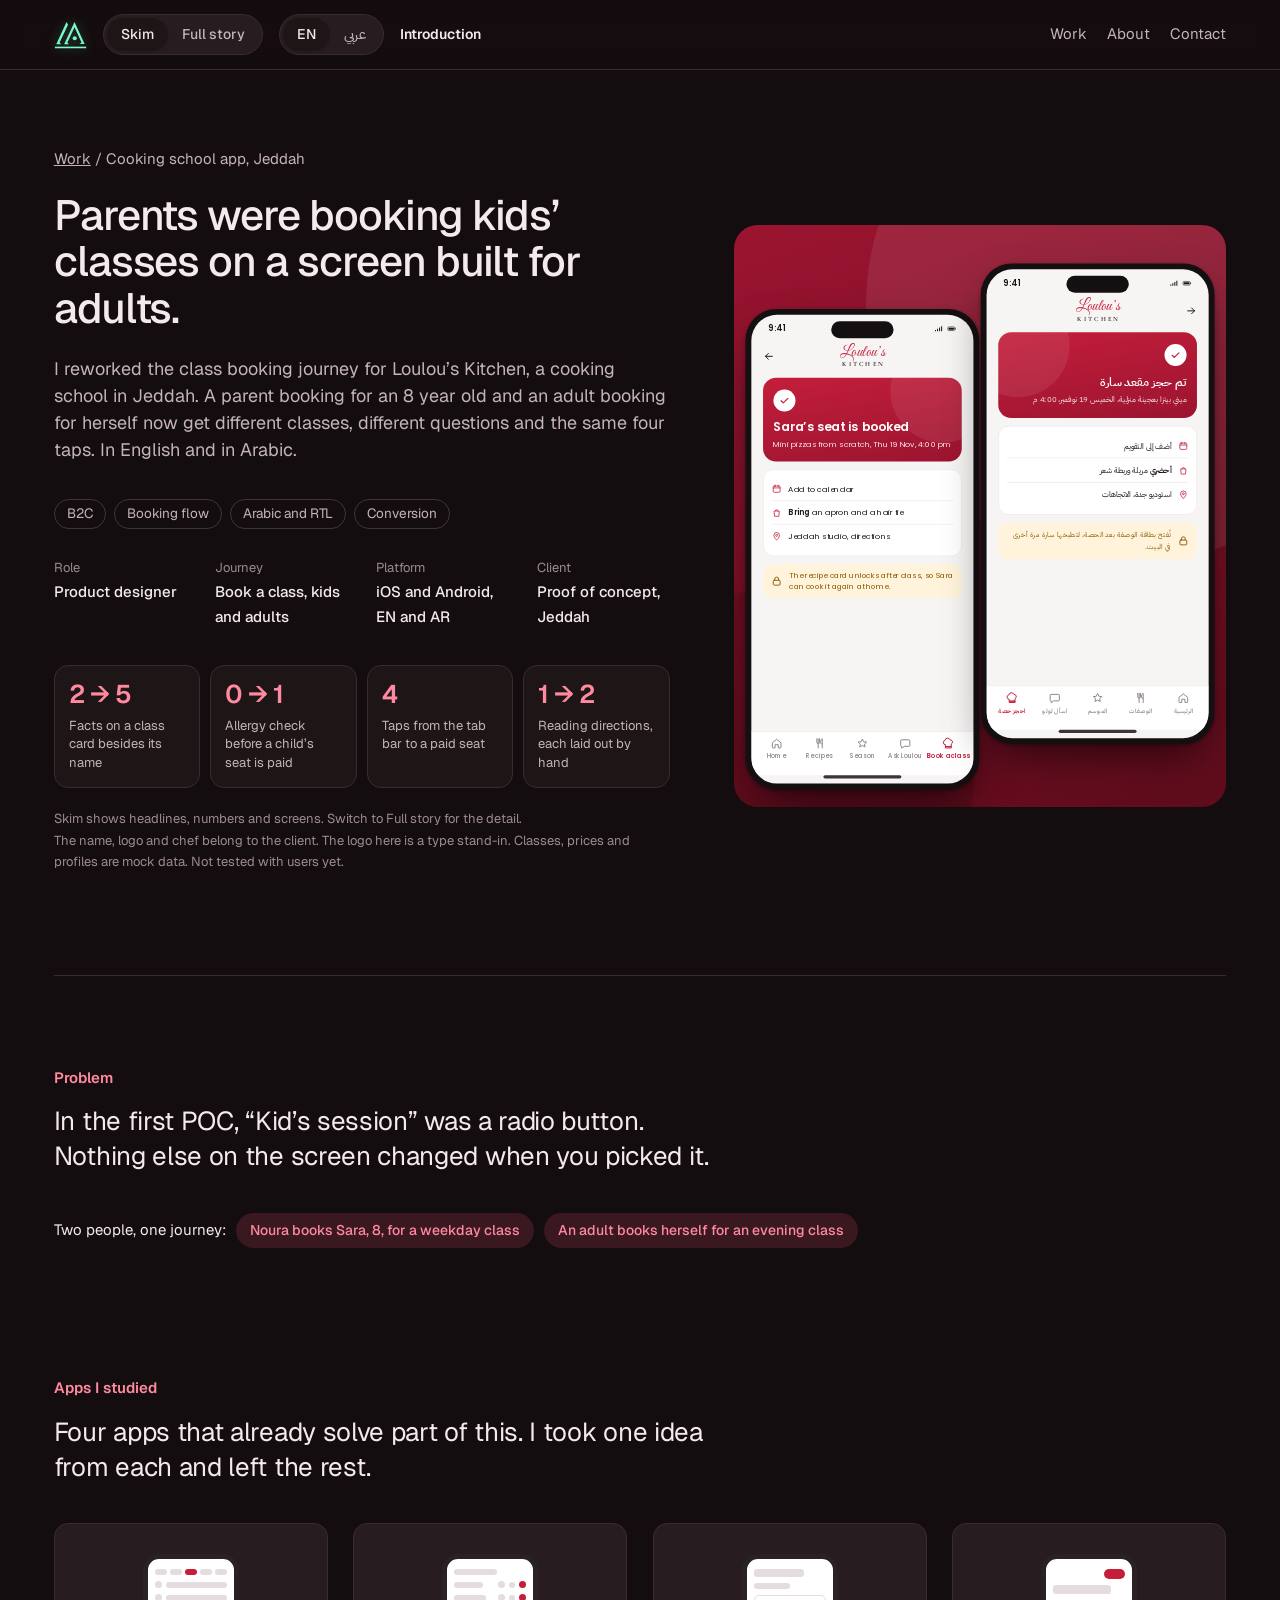
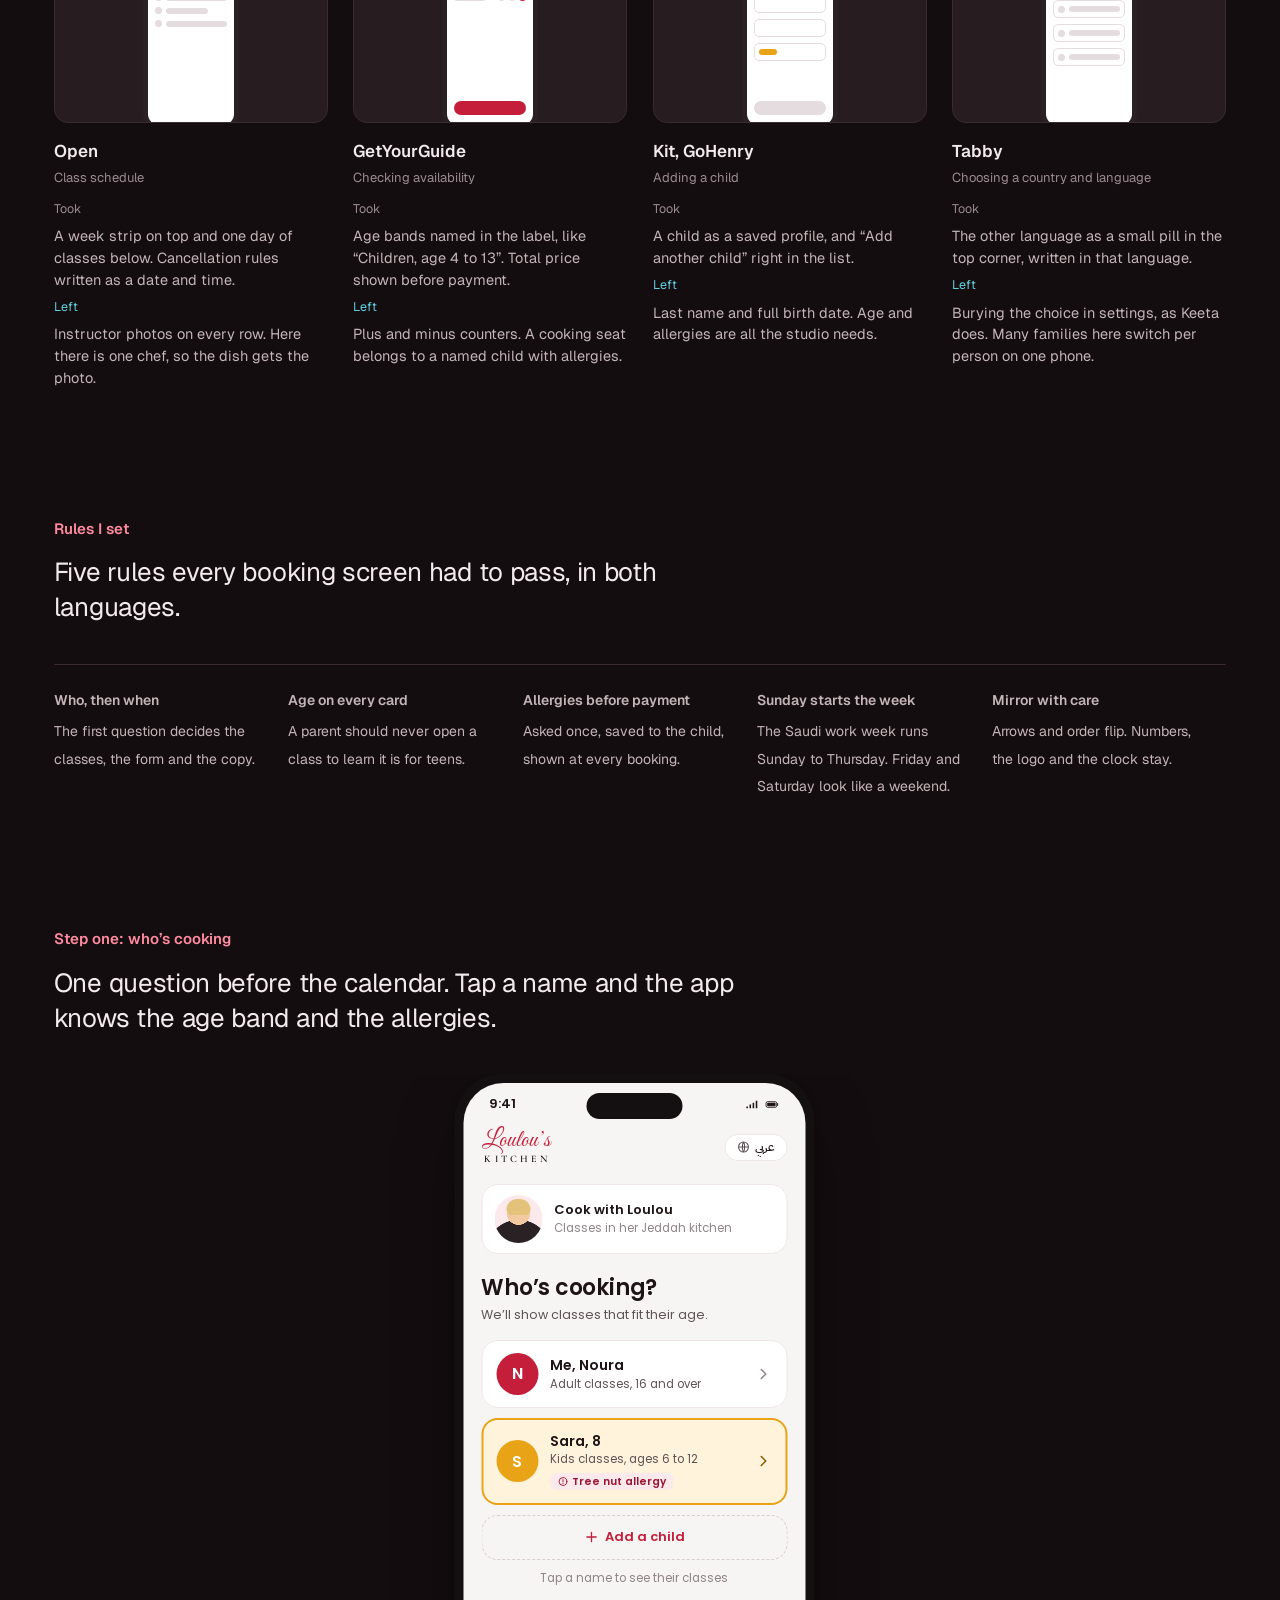
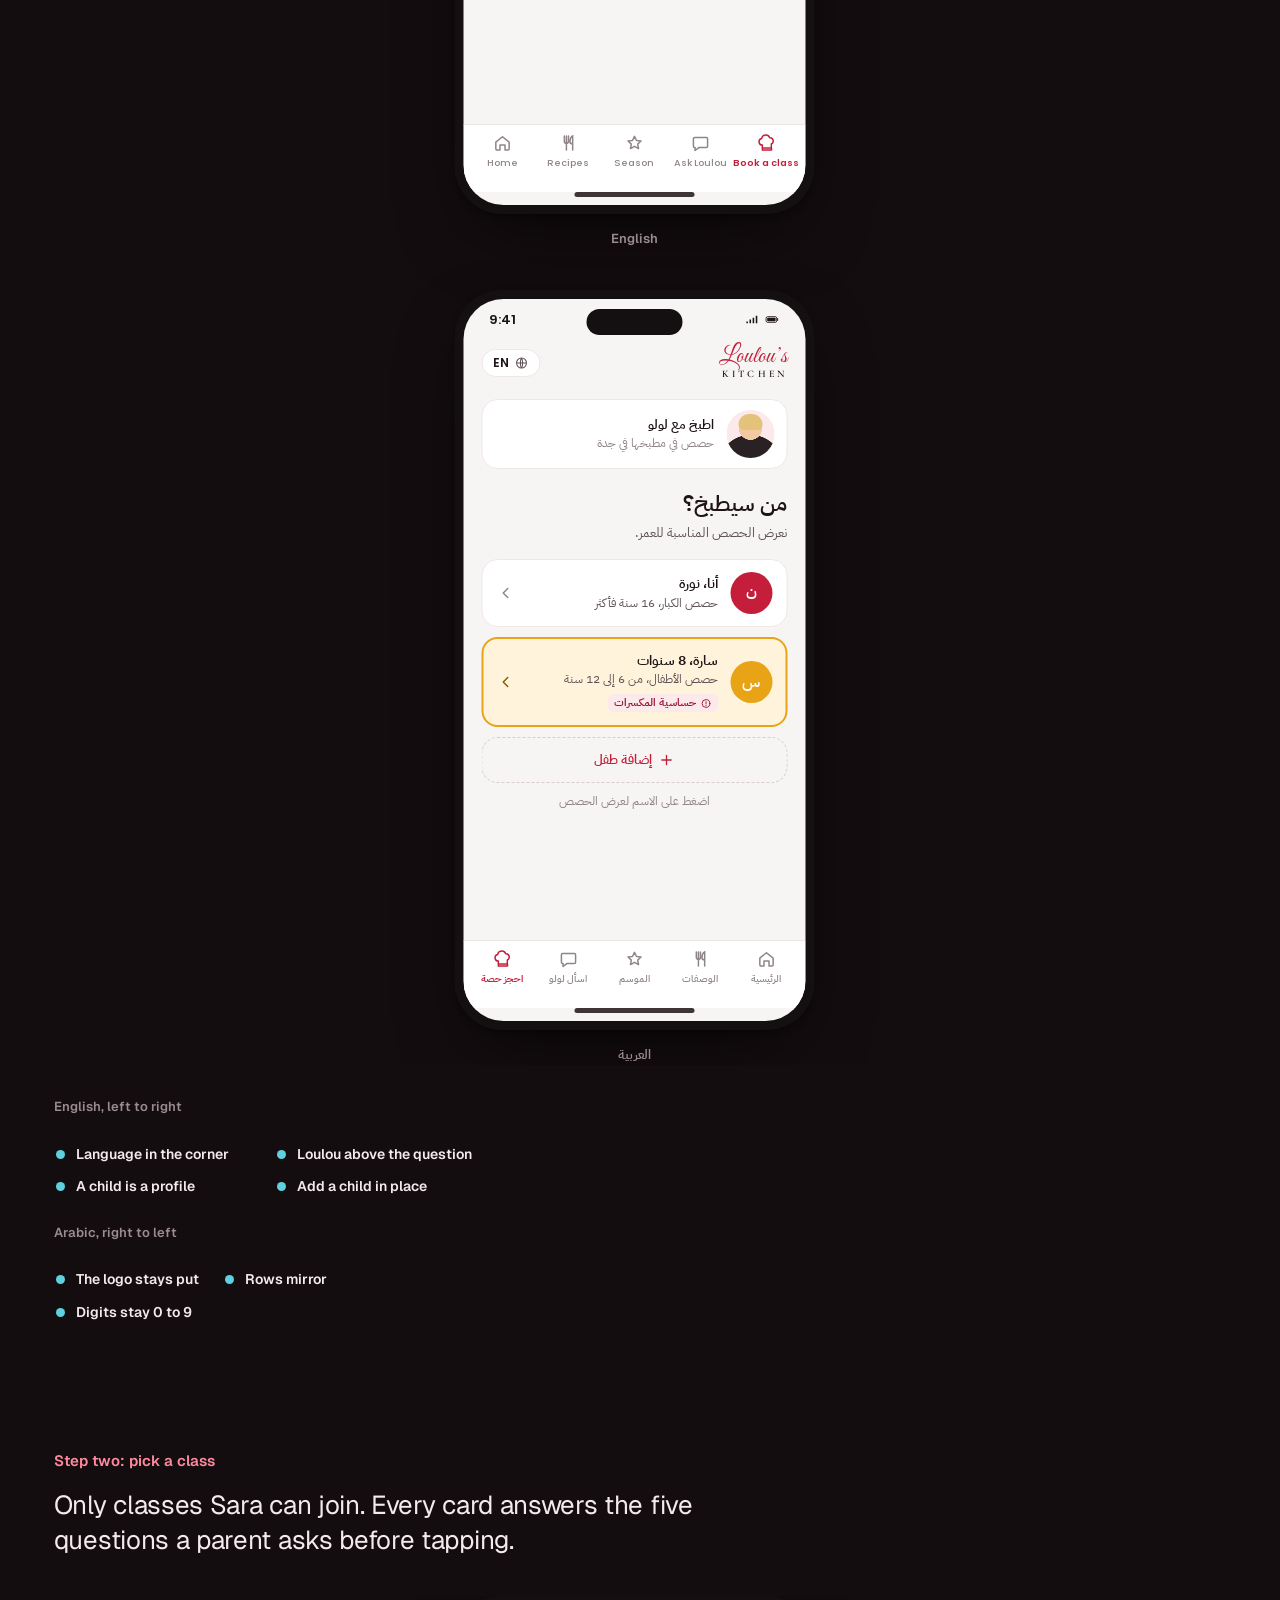
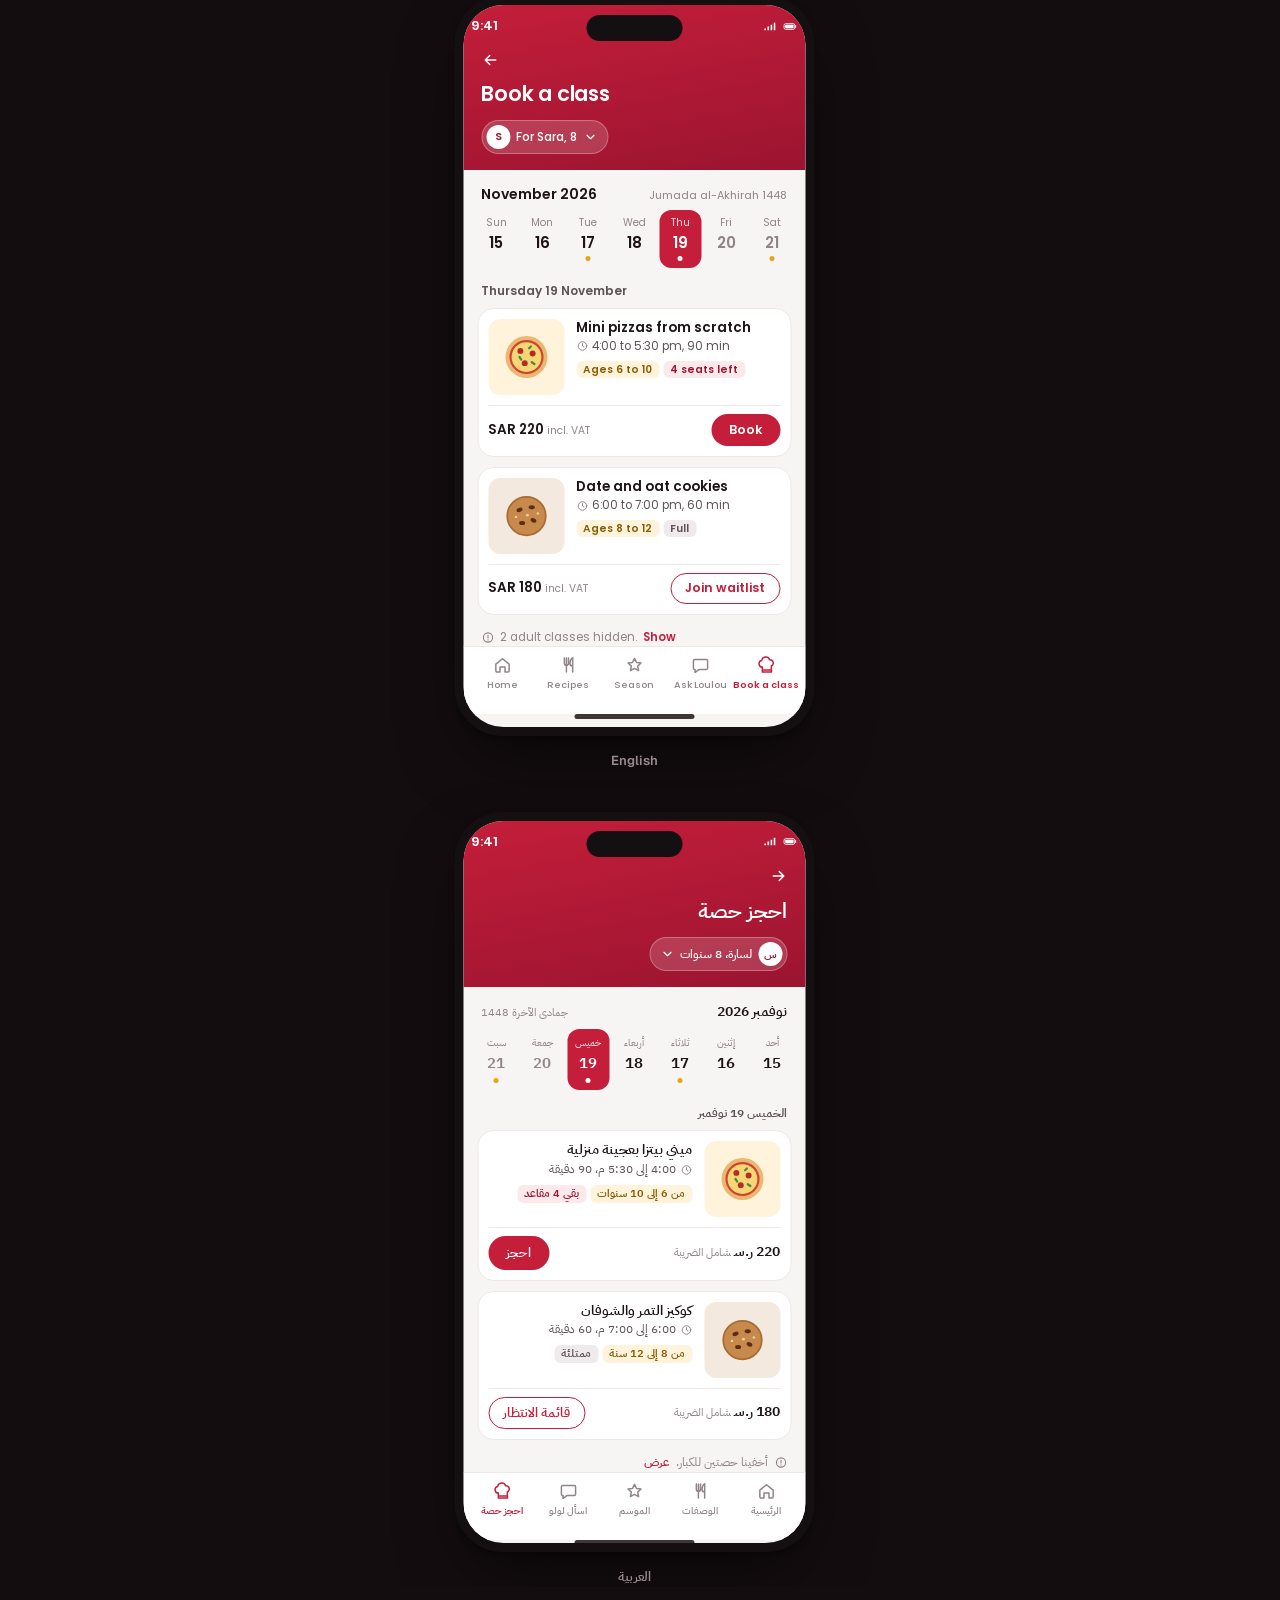
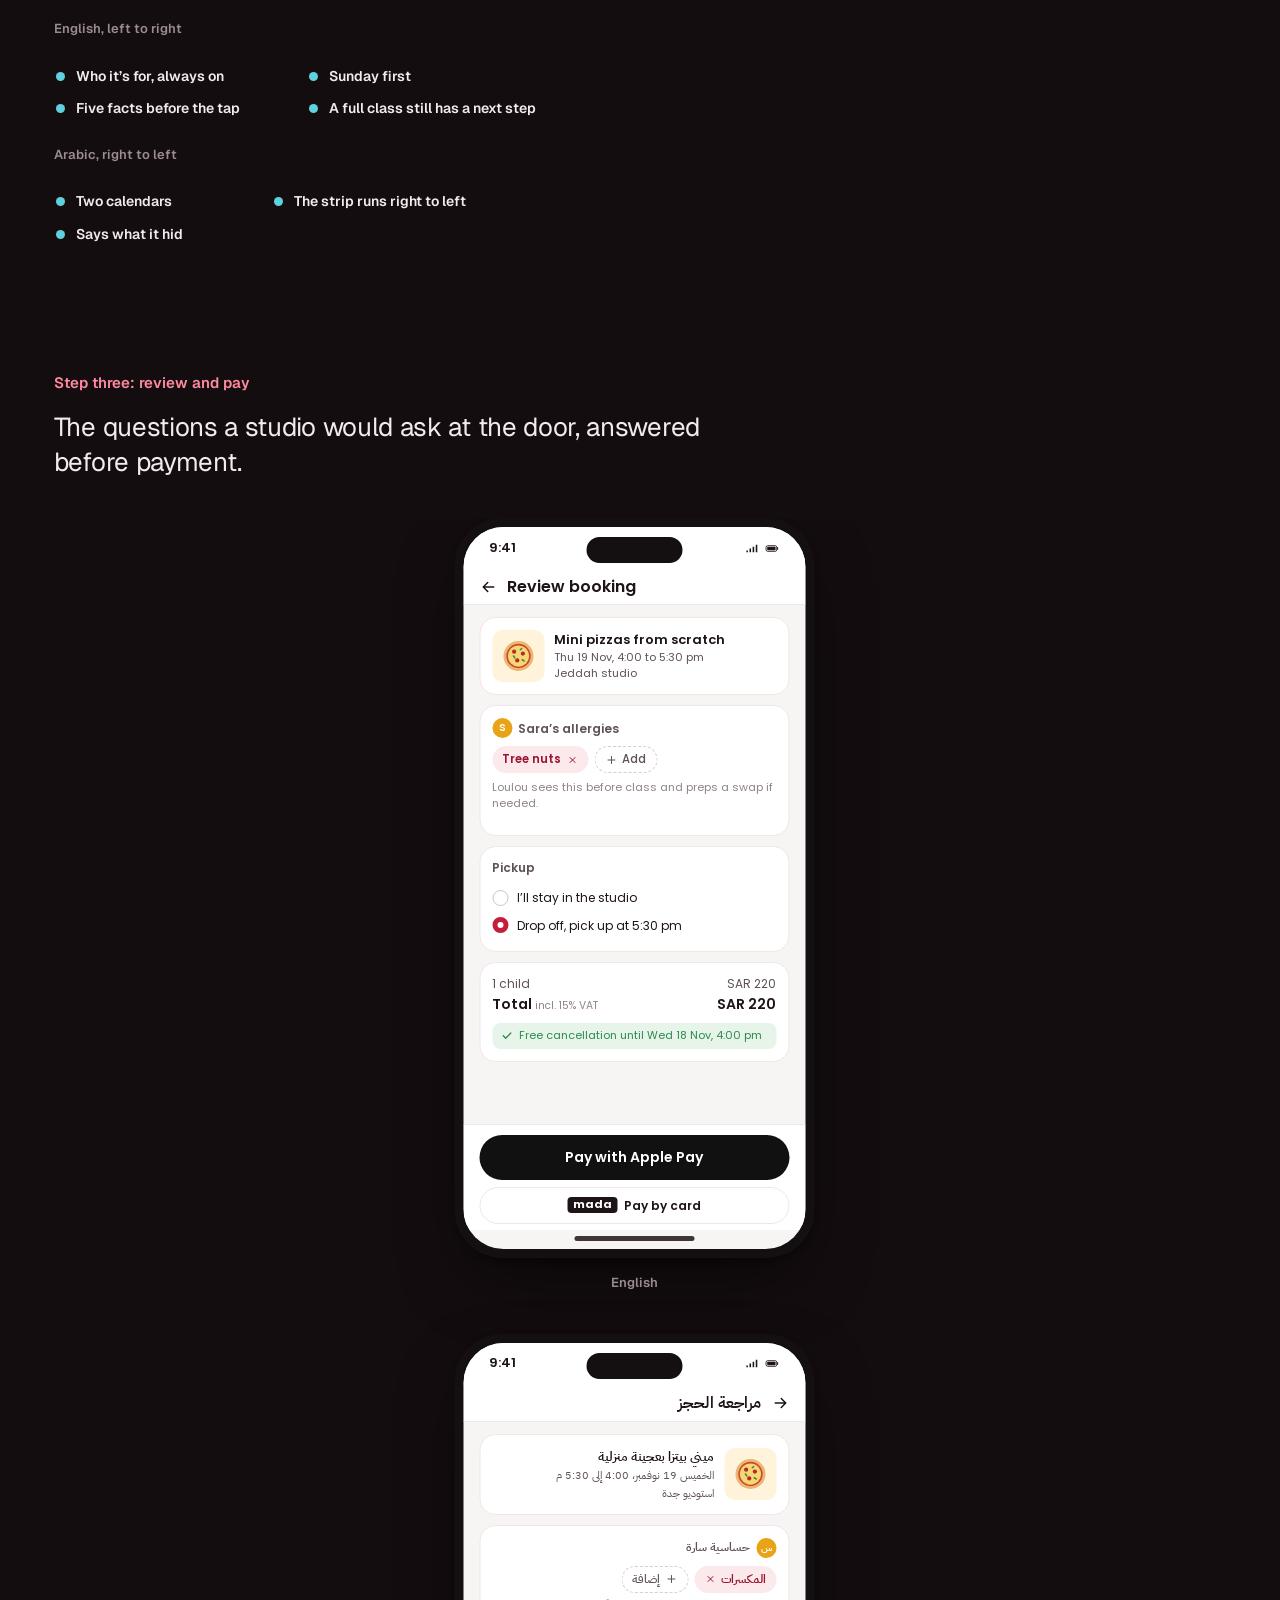
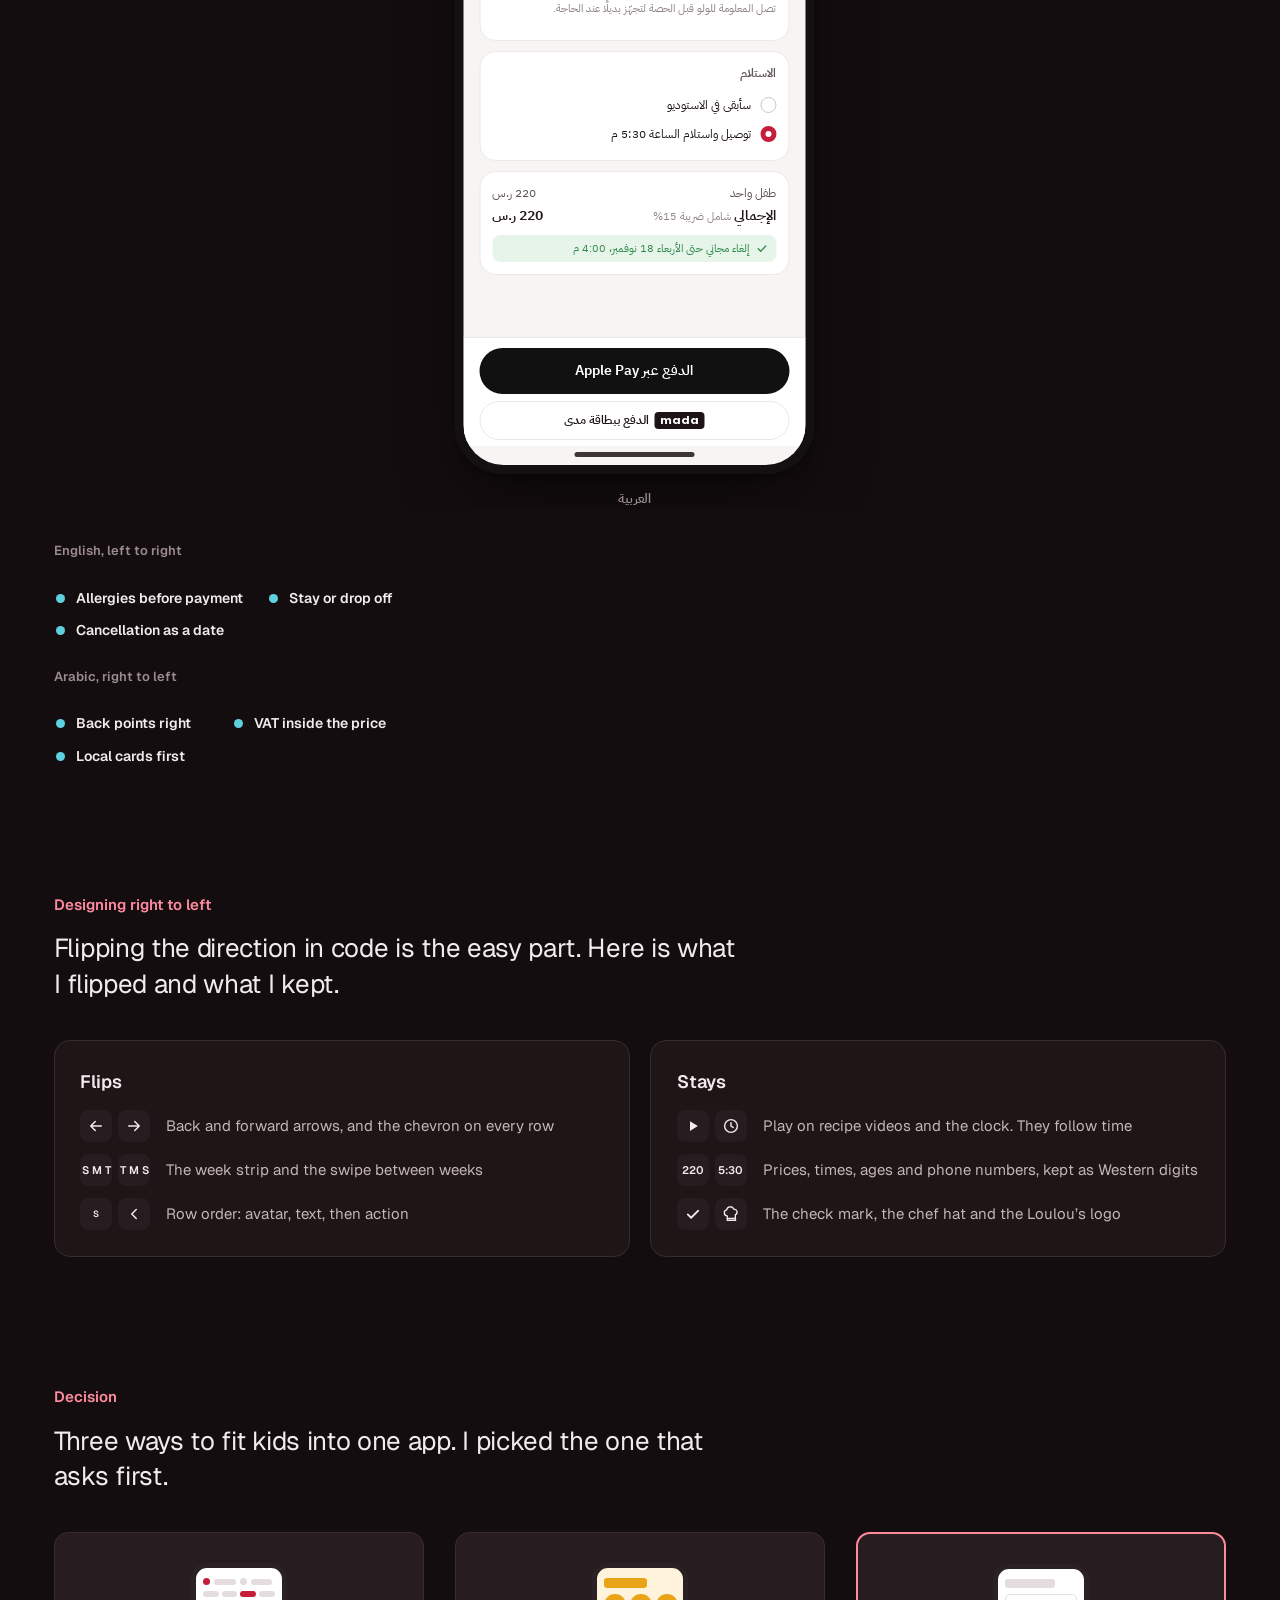
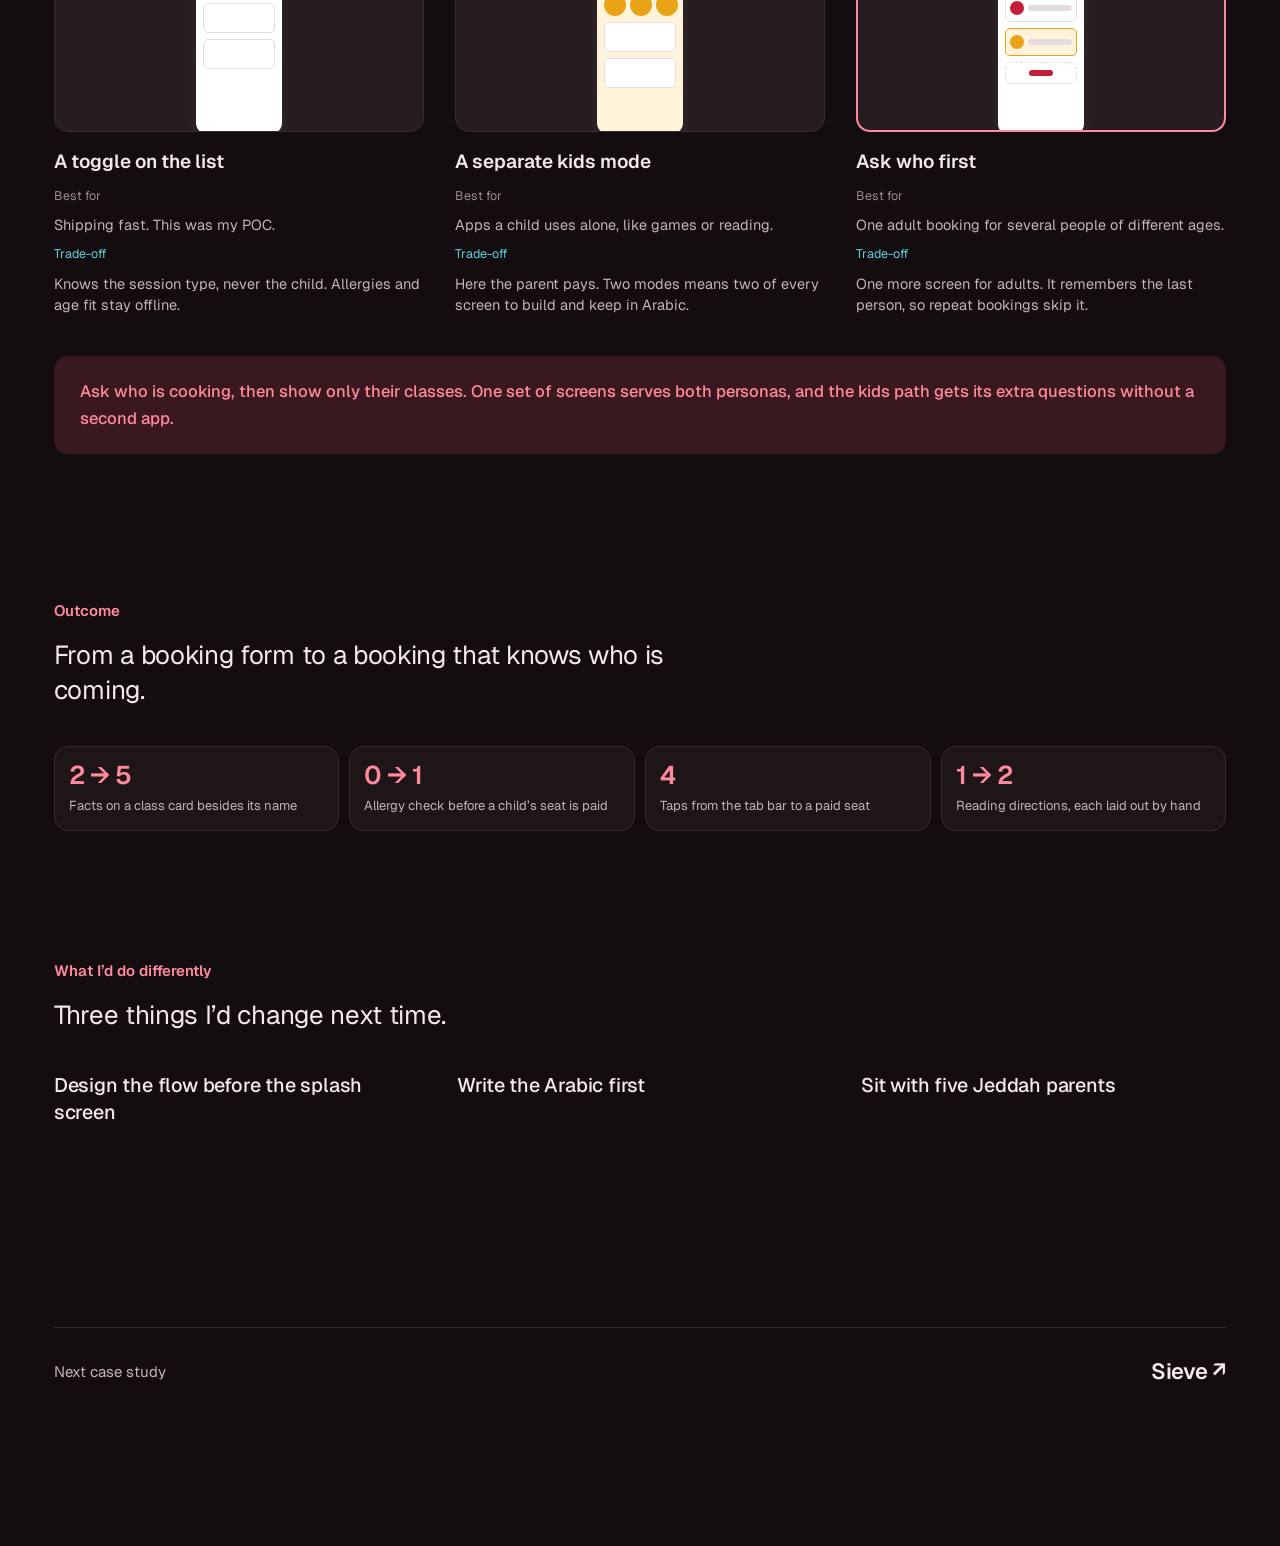
<file: loulous-kitchen.html>
<!DOCTYPE html>
<html data-theme="dark" lang="en" dir="ltr">
<head>
<meta charset="utf-8">
<meta name="color-scheme" content="dark">
<link rel="icon" href="data:image/svg+xml,%3Csvg%20xmlns%3D%22http%3A//www.w3.org/2000/svg%22%20viewBox%3D%220%200%20122%20122%22%3E%3Crect%20width%3D%22122%22%20height%3D%22122%22%20rx%3D%2226%22%20fill%3D%22%23111312%22/%3E%3Cg%20transform%3D%22translate%280%209%29%22%20fill%3D%22%2376FBC8%22%3E%3Cpath%20d%3D%22M48.2%2011L53.2%2020L26%2077.2L31%2082.6H15.4Z%22/%3E%3Cpath%20d%3D%22M74%2011L106.4%2082.2H90.4L96.6%2076.8L74%2028L51%2077L56%2082.6H40.6Z%22/%3E%3Ccircle%20cx%3D%2274.6%22%20cy%3D%2263.6%22%20r%3D%226.6%22/%3E%3Crect%20x%3D%2211%22%20y%3D%2290.4%22%20width%3D%22100.4%22%20height%3D%225.2%22/%3E%3C/g%3E%3C/svg%3E">
<meta name="viewport" content="width=device-width, initial-scale=1, viewport-fit=cover">
<meta name="description" content="Case study: class booking for kids and adults, in English and Arabic, for Loulou’s Kitchen in Jeddah. Afnan, product designer.">
<title>Loulou’s Kitchen: booking a class for kids and adults | Afnan</title>
<link rel="preconnect" href="https://fonts.googleapis.com">
<link rel="preconnect" href="https://fonts.gstatic.com" crossorigin>
<link href="https://fonts.googleapis.com/css2?family=Geist:wght@400;500;600;700&family=Poppins:wght@400;500;600;700&family=IBM+Plex+Sans+Arabic:wght@400;500;600;700&family=Great+Vibes&family=Cormorant+Garamond:wght@600&family=Newsreader:opsz,wght@6..72,300;6..72,400&display=swap" rel="stylesheet">
<style>
/* ---------- Portfolio shell tokens ---------- */
:root{
  --bg:#F6F4F4; --surface:#FFFFFF; --sunk:#EFEAEB; --ink:#1E1416; --ink-2:#56494C; --ink-3:#7E7275; --line:#E4DCDE;
  --brand:#B5173A; --brand-ink:#FFFFFF; --brand-soft:#FBE9EC;
  --annot:#0B7285; --annot-halo:rgba(255,255,255,.92);
  --stage-a:#8E1229; --stage-b:#C41E3A;
  --shadow:0 30px 70px -20px rgba(60,10,20,.30), 0 2px 6px rgba(60,10,20,.08);
  color-scheme:light;
}
@media (prefers-color-scheme: dark){
  :root:not([data-theme="light"]){
    --bg:#140D0F; --surface:#1E1517; --sunk:#271C1F; --ink:#F2EAEC; --ink-2:#C3B4B8; --ink-3:#9A8B8F; --line:#3A2B2F;
    --brand:#FF8A9F; --brand-ink:#140D0F; --brand-soft:#3A1820;
    --annot:#5FD0DE; --annot-halo:rgba(20,13,15,0);
    --stage-a:#5E0C1C; --stage-b:#9B1430;
    --shadow:0 30px 70px -20px rgba(0,0,0,.7), 0 2px 6px rgba(0,0,0,.3);
    color-scheme:dark;
  }
}
:root[data-theme="dark"]{
  --bg:#140D0F; --surface:#1E1517; --sunk:#271C1F; --ink:#F2EAEC; --ink-2:#C3B4B8; --ink-3:#9A8B8F; --line:#3A2B2F;
  --brand:#FF8A9F; --brand-ink:#140D0F; --brand-soft:#3A1820;
  --annot:#5FD0DE; --annot-halo:rgba(20,13,15,0);
  --stage-a:#5E0C1C; --stage-b:#9B1430;
  --shadow:0 30px 70px -20px rgba(0,0,0,.7), 0 2px 6px rgba(0,0,0,.3);
  color-scheme:dark;
}
:root{box-sizing:border-box;padding-top:env(safe-area-inset-top,0px);padding-bottom:env(safe-area-inset-bottom,0px)}
html{scroll-padding-top:calc(env(safe-area-inset-top,0px) + 96px);scroll-behavior:smooth}
*,*::before,*::after{box-sizing:inherit}
body{margin:0;background:var(--bg);color:var(--ink);font-family:Geist,"IBM Plex Sans Arabic",ui-sans-serif,system-ui,-apple-system,"Segoe UI",Roboto,sans-serif;font-size:clamp(16px,.35vw + 12px,19px);line-height:1.65;-webkit-font-smoothing:antialiased}
html[lang="ar"] body{font-family:"IBM Plex Sans Arabic",Geist,ui-sans-serif,system-ui,sans-serif;line-height:1.8}
body::before{content:"";position:fixed;inset:0 0 auto;height:env(safe-area-inset-top,0px);z-index:30;background:var(--bg)}
img{max-width:100%}
a{color:var(--brand)}
:focus-visible{outline:2px solid var(--brand);outline-offset:3px;border-radius:4px}
@media (prefers-reduced-motion: reduce){html{scroll-behavior:auto}*{transition:none!important}}

/* language switching for the case study text (phones are never switched) */
html[lang="en"] [data-l="ar"]{display:none!important}
html[lang="ar"] [data-l="en"]{display:none!important}

/* ---------- Header ---------- */
.site{position:sticky;top:env(safe-area-inset-top,0px);z-index:20;background:color-mix(in srgb,var(--bg) 90%,transparent);backdrop-filter:blur(12px);-webkit-backdrop-filter:blur(12px);border-bottom:1px solid var(--line)}
.site-in{max-width:1920px;margin:0 auto;padding:14px clamp(24px,4.2vw,80px);display:flex;align-items:center;gap:16px}
.site b.me{font-weight:600;font-size:16px}
.site nav.links{display:flex;gap:20px;margin-inline-start:auto;font-size:15px}
.site nav.links a{color:var(--ink-2);text-decoration:none}
.site nav.links a:hover{color:var(--ink)}
.mode{display:inline-flex;background:var(--sunk);border:1px solid var(--line);border-radius:999px;padding:3px}
.mode button{font:inherit;font-size:14px;font-weight:500;border:0;background:transparent;color:var(--ink-2);padding:5px 14px;border-radius:999px;cursor:pointer}
.mode button[aria-pressed="true"]{background:var(--surface);color:var(--ink);box-shadow:0 1px 3px rgba(0,0,0,.08)}
.mode .arb{font-family:"IBM Plex Sans Arabic",sans-serif}
.prog{position:absolute;left:0;right:0;bottom:-1px;height:3px}
.prog i{display:block;height:100%;width:100%;background:var(--brand);transform-origin:0 50%;transform:scaleX(0)}
html[dir="rtl"] .prog i{transform-origin:100% 50%}
.now{display:none;font-size:14px;color:var(--ink-2);min-width:0;white-space:nowrap;overflow:hidden;text-overflow:ellipsis}
.now b{font-weight:600;color:var(--ink)}
.wrap{max-width:1920px;margin:0 auto;padding:0 clamp(24px,4.2vw,80px)}

/* ---------- Hero ---------- */
.hero{display:grid;grid-template-columns:minmax(0,1.25fr) minmax(0,1fr);gap:clamp(40px,5vw,112px);padding:clamp(56px,6vw,112px) 0 clamp(72px,7vw,140px);align-items:center}
.kicker{font-size:15px;color:var(--ink-2);margin:0 0 20px}
.kicker a{color:var(--ink-2)}
h1{font-size:clamp(34px,3.3vw,64px);line-height:1.1;letter-spacing:-.025em;font-weight:500;margin:0 0 24px}
html[lang="ar"] h1{letter-spacing:0;line-height:1.3}
.lede{font-size:clamp(18px,1.05vw + 4px,24px);line-height:1.5;color:var(--ink-2);margin:0 0 36px}
.meta{display:grid;grid-template-columns:repeat(4,minmax(0,1fr));gap:28px;margin:0 0 36px;padding:0}
.meta div{display:flex;flex-direction:column}
.meta dt{font-size:13px;color:var(--ink-3)}
.meta dd{margin:2px 0 0;font-size:15px;font-weight:500}
.kpis{display:grid;grid-template-columns:repeat(4,minmax(0,1fr));gap:10px;margin:0}
.kpi{background:var(--surface);border:1px solid var(--line);border-radius:14px;padding:14px}
.kpi strong{display:block;font-size:clamp(22px,2vw,28px);white-space:nowrap;line-height:1.1;letter-spacing:-.02em;color:var(--brand);font-weight:600;direction:ltr;text-align:start;unicode-bidi:isolate}
html[dir="rtl"] .kpi strong{text-align:right}
.kpi span{display:block;font-size:13px;line-height:1.45;color:var(--ink-2);margin-top:8px}
.nda{font-size:13px;color:var(--ink-3);margin-top:20px}
.how{margin-top:28px;font-size:15px;color:var(--ink-2)}
.how summary{cursor:pointer;font-weight:500;color:var(--brand)}
.how b{color:var(--ink);font-weight:600}

.stage{background:linear-gradient(160deg,var(--stage-b),var(--stage-a));border-radius:24px;padding:clamp(24px,3vw,48px) 12px;position:relative;overflow:hidden;min-height:560px;display:grid;place-items:center}
.stage::before{content:"";position:absolute;width:520px;height:520px;border-radius:50%;background:rgba(255,255,255,.08);right:-160px;top:-180px}
.stage::after{content:"";position:absolute;width:380px;height:380px;border-radius:50%;background:rgba(0,0,0,.12);left:-140px;bottom:-160px}
.hp-wrap{position:relative;z-index:1;width:520px;height:560px;transform-origin:50% 50%}
.hp-wrap .phone{position:absolute;top:0;transform-origin:0 0}
.hp-wrap .p1{left:0;transform:scale(.72) translateY(70px)}
.hp-wrap .p2{right:0;transform-origin:100% 0;transform:scale(.72)}
.hp-lbl{position:absolute;z-index:2;font-size:13px;font-weight:600;color:#fff;background:rgba(0,0,0,.28);border-radius:999px;padding:4px 12px}

/* ---------- Content column ---------- */
.body{border-top:1px solid var(--line);padding:clamp(72px,7vw,140px) 0 160px;display:grid;grid-template-columns:minmax(0,1fr) 220px;gap:clamp(48px,5vw,120px)}
.toc{position:sticky;top:112px;align-self:start;font-size:14.5px}
.toc p{margin:0 0 16px;font-size:13px;color:var(--ink-3)}
.toc ol{list-style:none;margin:0;padding:0;position:relative}
.toc ol::before{content:"";position:absolute;inset-inline-start:9px;top:12px;bottom:12px;width:2px;background:var(--line)}
.toc li{position:relative}
.toc a{display:flex;align-items:center;gap:12px;padding:7px 0;color:var(--ink-3);text-decoration:none;border-radius:8px;transition:color .15s}
.toc a:hover{color:var(--ink)}
.ck{position:relative;z-index:1;width:20px;height:20px;border-radius:50%;border:2px solid var(--line);background:var(--bg);display:grid;place-items:center;flex:none;transition:background .2s,border-color .2s}
.ck svg{width:12px;height:12px;color:var(--brand-ink);opacity:0;transition:opacity .2s}
.toc a.done{color:var(--ink-2)}
.toc a.done .ck{background:var(--brand);border-color:var(--brand)}
.toc a.done .ck svg{opacity:1}
.toc a[aria-current="true"]{color:var(--ink);font-weight:600}
.toc a[aria-current="true"] .ck{border-color:var(--brand)}
.toc a[aria-current="true"] .ck::after{content:"";width:8px;height:8px;border-radius:50%;background:var(--brand)}
.toc .tt{margin:20px 0 0;font-size:13px;color:var(--ink-3)}
section{padding:0 0 clamp(120px,10vw,200px)}
.txt{margin-bottom:clamp(36px,3vw,56px);max-width:62ch}
section h2{font-size:clamp(22px,1.25vw + 10px,34px);line-height:1.35;letter-spacing:-.012em;font-weight:400;color:var(--ink);margin:0}
html[lang="ar"] section h2{letter-spacing:0;line-height:1.55}
.sec-name{font-size:15px;font-weight:600;color:var(--brand);margin:0 0 14px}
.p{color:var(--ink-2);margin:16px 0 0}
.skim .full{display:none}
.skim-only{display:none}
.skim .skim-only{display:inline}

.pains{display:grid;grid-template-columns:repeat(3,minmax(0,1fr));gap:20px}
.pain{background:var(--surface);border:1px solid var(--line);border-radius:16px;padding:clamp(22px,2vw,32px)}
.pain h3{font-size:18px;margin:0 0 8px;font-weight:600}
.pain p{margin:0;font-size:15px;color:var(--ink-2);line-height:1.6}
.users{display:flex;gap:10px;flex-wrap:wrap;margin-top:28px;align-items:center;font-size:15px}
.tag{background:var(--brand-soft);color:var(--brand);font-weight:500;border-radius:999px;padding:6px 14px;font-size:14px}

.rules{display:grid;grid-template-columns:repeat(5,minmax(0,1fr));border-top:1px solid var(--line)}
.rule{padding-block:22px 0;padding-inline:0 28px}
.rule b{display:block;font-size:16px;font-weight:600;margin-bottom:4px}
.rule span{font-size:14px;color:var(--ink-2);line-height:1.55}

/* references */
.refs{display:grid;grid-template-columns:repeat(4,minmax(0,1fr));gap:clamp(18px,2vw,32px)}
.ref h3{font-size:17px;margin:14px 0 2px;font-weight:600}
.ref .src{font-size:13px;color:var(--ink-3);margin:0 0 10px}
.ref .src a{color:var(--ink-3)}
.ref dl{margin:0;display:grid;gap:6px}
.ref dt{font-size:12.5px;color:var(--ink-3)}
.ref dt.t{color:var(--annot)}
.ref dd{margin:0;font-size:14.5px;color:var(--ink-2);line-height:1.5}
.wf{height:200px;border:1px solid var(--line);border-radius:14px;background:var(--sunk);display:grid;place-items:center;overflow:hidden}
.wf .ph{width:96px;height:176px;border-radius:16px;background:#fff;border:5px solid #2A2124;padding:10px 7px;display:flex;flex-direction:column;gap:6px;margin-top:30px}
.wf i{display:block;height:6px;border-radius:3px;background:#E4DCDE}
.wf i.r{background:#C41E3A}
.wf i.k{background:#E8A317}
.wf .row{display:flex;gap:4px;align-items:center}
.wf .bx{border:1.5px solid #E4DCDE;border-radius:5px;height:18px;display:flex;align-items:center;gap:4px;padding:0 4px}
.wf .dot{width:7px;height:7px;border-radius:50%;background:#E4DCDE;flex:none}

.cap{font-size:13px;color:var(--ink-3);margin:18px 0 0;text-align:center}
.sub-h{font-size:15px;font-weight:600;color:var(--ink-2);margin:88px 0 24px}
.txt + .sub-h{margin-top:0}

/* ---------- Annotated figure ---------- */
.anno{margin:0;position:relative}
.anno-stage{position:relative;width:1180px;display:grid;grid-template-columns:160px 820px 160px;column-gap:20px;align-items:start;transform-origin:0 0}
.anno:not(.stacked) .anno-stage{direction:ltr}
.anno-col{position:relative}
.an{position:absolute;left:0;right:0;font-size:13px;line-height:1.45;cursor:default;outline:none}
.anno-col.l .an{text-align:right}
.anno-col.r .an{text-align:left}
.an [data-l="ar"]{direction:rtl}
.an b{display:block;font-size:14px;font-weight:600;color:var(--ink);line-height:1.3}
.an b span{display:block}
.an p{margin:4px 0 0;color:var(--ink-2)}
.skim .an p{display:none}
.an:hover b,.an:focus-visible b,.an.on b{color:var(--annot)}
.anno-svg{position:absolute;left:0;top:0;pointer-events:none;overflow:visible;z-index:5;color:var(--annot)}
.anno-svg .halo{stroke:var(--annot-halo);stroke-width:5;fill:none;stroke-linecap:round}
.anno-svg .ln{stroke:currentColor;stroke-width:1.6;fill:none;stroke-linecap:round;transition:stroke-width .15s}
.anno-svg .ln.on{stroke-width:2.6}
.anno-svg .st{fill:currentColor}
.anno-hit{outline:2px solid var(--annot)!important;outline-offset:3px;border-radius:8px}
.shot-fit{position:relative}
.anno.stacked .anno-stage{width:100%;display:flex;flex-direction:column}
.anno.stacked .shot-fit{order:-1;overflow:hidden;width:100%;min-width:0}
.anno.stacked .anno-col{display:grid;grid-template-columns:repeat(2,minmax(0,1fr));gap:14px 24px;height:auto!important;margin-top:18px}
.anno.stacked .anno-col.r{margin-top:14px}
.anno.stacked .an{position:relative;text-align:start!important;padding-inline-start:22px}
.anno.stacked .an::before{content:"";position:absolute;inset-inline-start:2px;top:5px;width:9px;height:9px;border-radius:50%;background:var(--annot)}
.anno.stacked .anno-svg{display:none}
.anno.stacked .colh{display:block}
.colh{display:none;grid-column:1/-1;font-size:13px;font-weight:600;color:var(--ink-3)}

/* the two-phone shot */
.shot{width:820px;display:flex;justify-content:space-between;align-items:flex-start;position:relative;z-index:1;transform-origin:0 0;direction:ltr}
.anno.stacked .shot{width:372px;flex-direction:column;gap:40px}
.dev{display:flex;flex-direction:column;align-items:center;gap:14px}
.dev figcaption{font-size:13px;font-weight:600;color:var(--ink-3)}

.opts{display:grid;grid-template-columns:repeat(3,minmax(0,1fr));gap:clamp(20px,2.4vw,44px)}
.opt h3{font-size:19px;margin:14px 0 8px;font-weight:600}
.opt dl{margin:0;display:grid;gap:8px}
.opt dt{font-size:12.5px;color:var(--ink-3)}
.opt dt.t{color:var(--annot)}
.opt dd{margin:0;font-size:14.5px;color:var(--ink-2);line-height:1.5}
.opt.pick .wf{border:2px solid var(--brand)}
.decision{margin-top:40px;background:var(--brand-soft);color:var(--brand);border-radius:14px;padding:22px 26px;font-weight:500}

.flip-grid{display:grid;grid-template-columns:repeat(2,minmax(0,1fr));gap:20px}
.fg{background:var(--surface);border:1px solid var(--line);border-radius:16px;padding:clamp(22px,2vw,32px)}
.fg h3{font-size:18px;margin:0 0 14px;font-weight:600}
.fg ul{list-style:none;margin:0;padding:0;display:grid;gap:12px}
.fg li{display:grid;grid-template-columns:72px 1fr;gap:14px;align-items:center;font-size:15px;color:var(--ink-2);line-height:1.5}
.fg .pair{display:flex;gap:6px;direction:ltr;justify-content:flex-start}
.fg .pair span{width:32px;height:32px;border-radius:8px;background:var(--sunk);display:grid;place-items:center;color:var(--ink)}
.fg .pair svg{width:18px;height:18px}
.fg .pair small{font-size:11px;font-weight:600}

.hind{display:grid;grid-template-columns:repeat(3,minmax(0,1fr));gap:clamp(28px,3vw,56px)}
.hind h3{font-size:clamp(18px,.6vw + 12px,22px);line-height:1.4;letter-spacing:-.01em;margin:0 0 8px;font-weight:500}
.hind p{margin:0;font-size:15px;color:var(--ink-2)}
.next{grid-column:1/-1;display:flex;justify-content:space-between;align-items:center;gap:24px;margin:0;border-top:1px solid color-mix(in srgb,var(--ink) 14%,transparent);padding:28px 0 0;font-family:Geist,ui-sans-serif,system-ui,-apple-system,"Segoe UI",Roboto,sans-serif;font-size:15px;line-height:1.4;color:var(--ink-2)}
.next > span{color:var(--ink-2);font-weight:400}
.next a{font-size:22px;font-weight:600;letter-spacing:-.01em;text-decoration:none;color:var(--ink);white-space:nowrap}
.next a:hover{color:var(--brand)}
@media (max-width:720px){.next{flex-direction:column;align-items:flex-start;gap:8px}.next a{white-space:normal}}

/* =========================================================
   Product UI: Loulou’s Kitchen app. Fixed light theme, like a real screenshot.
   ========================================================= */
.phone{
  --a-red:#C41E3A; --a-red-d:#9B1430; --a-blush:#FBE9EC; --a-ink:#1E1416; --a-ink2:#5E5256; --a-ink3:#8F8487;
  --a-line:#EEE6E7; --a-bg:#F7F4F4; --a-saff:#E8A317; --a-saff-ink:#8A5A00; --a-saff-soft:#FFF4DB; --a-green:#2F8A4C; --a-green-soft:#E6F4EA;
  width:360px;height:740px;border-radius:48px;padding:9px;background:#141012;box-shadow:var(--shadow);flex:none;
  font-family:Poppins,"IBM Plex Sans Arabic",ui-sans-serif,system-ui,sans-serif;font-size:12.5px;line-height:1.45;color:var(--a-ink);-webkit-font-smoothing:antialiased;text-align:start;
}
.phone[dir="rtl"]{font-family:"IBM Plex Sans Arabic",Poppins,ui-sans-serif,system-ui,sans-serif;line-height:1.55}
.phone svg{width:18px;height:18px;flex:none}
.scr{height:100%;border-radius:40px;overflow:hidden;background:var(--a-bg);display:flex;flex-direction:column;position:relative}
.sbar{height:42px;display:flex;align-items:center;justify-content:space-between;padding:0 26px;font-family:Poppins,sans-serif;font-weight:600;font-size:13px;flex:none;direction:ltr}
.sbar .ic{display:flex;gap:5px;align-items:center}
.sbar .ic svg{width:15px;height:15px}
.sbar.on-red{color:#fff}
.notch{position:absolute;top:10px;left:50%;width:96px;height:26px;margin-left:-48px;background:#141012;border-radius:16px;z-index:4}
.app{flex:1;overflow:hidden;display:flex;flex-direction:column;min-height:0}
.flip{transform:scaleX(1)}
.phone[dir="rtl"] .flip{transform:scaleX(-1)}

/* top bars */
.top{display:flex;align-items:center;gap:10px;padding:6px 18px 12px}
.top .sp{flex:1}
.lw{display:inline-flex;flex-direction:column;align-items:center;line-height:1;color:var(--a-red);direction:ltr}
.lw i{font-family:"Great Vibes",cursive;font-style:normal;font-size:24px;line-height:.9}
.lw b{font-family:"Cormorant Garamond",serif;font-weight:600;font-size:10px;letter-spacing:.32em;color:var(--a-ink);margin-top:1px;padding-left:.32em}
.lpill{font-size:12px;font-weight:600;border:1px solid var(--a-line);background:#fff;border-radius:999px;padding:4px 11px;display:inline-flex;align-items:center;gap:5px;color:var(--a-ink)}
.lpill svg{width:14px;height:14px;color:var(--a-ink2)}
.lpill .ar{font-family:"IBM Plex Sans Arabic",sans-serif}
.lpill .en{font-family:Poppins,sans-serif}
.rhead{background:linear-gradient(170deg,var(--a-red),var(--a-red-d));color:#fff;padding:0 0 16px}
.rhead .bar{display:flex;align-items:center;gap:10px;padding:4px 18px 0}
.rhead h4{margin:10px 18px 0;font-size:21px;font-weight:600;letter-spacing:-.01em}
.phone[dir="rtl"] .rhead h4{letter-spacing:0}
.chipfor{display:inline-flex;align-items:center;gap:6px;background:rgba(255,255,255,.16);border:1px solid rgba(255,255,255,.28);border-radius:999px;padding:4px 10px 4px 4px;font-size:12px;font-weight:500;margin:10px 18px 0}
.phone[dir="rtl"] .chipfor{padding:4px 4px 4px 10px}
.chipfor svg{width:14px;height:14px}
.ava{width:24px;height:24px;border-radius:50%;display:grid;place-items:center;font-size:11px;font-weight:600;flex:none}
.ava.k{background:var(--a-saff);color:#fff}
.ava.a{background:var(--a-red);color:#fff}
.ava.lg{width:42px;height:42px;font-size:16px}
.chipfor .ava{background:#fff;color:var(--a-red-d)}

/* screen 1 */
.who{padding:8px 18px 0}
.chef{display:flex;align-items:center;gap:12px;background:#fff;border:1px solid var(--a-line);border-radius:16px;padding:10px 12px;margin-bottom:18px}
.chef .photo{width:48px;height:48px;border-radius:50%;background:radial-gradient(circle at 50% 38%,#F2C9A0 0 30%,transparent 31%),radial-gradient(circle at 50% 120%,#2A2124 0 52%,transparent 53%),var(--a-blush);flex:none;position:relative;overflow:hidden}
.chef .photo::after{content:"";position:absolute;left:12px;right:12px;top:4px;height:16px;border-radius:12px 12px 6px 6px;background:#E3C27A}
.chef b{display:block;font-size:13px;font-weight:600}
.chef small{display:block;font-size:11.5px;color:var(--a-ink3)}
.who h4{font-size:22px;font-weight:600;margin:0;letter-spacing:-.01em}
.phone[dir="rtl"] .who h4{letter-spacing:0}
.who .sub{color:var(--a-ink2);margin:2px 0 16px;font-size:12.5px}
.pr{display:flex;align-items:center;gap:12px;background:#fff;border:1px solid var(--a-line);border-radius:16px;padding:12px 14px;margin-bottom:10px}
.pr .tx{flex:1;min-width:0}
.pr b{display:block;font-size:14px;font-weight:600}
.pr small{display:block;font-size:11.5px;color:var(--a-ink2)}
.pr .al{display:inline-flex;align-items:center;gap:4px;font-size:10.5px;font-weight:600;color:var(--a-red-d);background:var(--a-blush);border-radius:6px;padding:1px 7px;margin-top:5px}
.pr .al svg{width:11px;height:11px}
.pr.on{border:2px solid var(--a-saff);background:var(--a-saff-soft);padding:11px 13px}
.pr .go{color:var(--a-ink3)}
.pr.on .go{color:var(--a-saff-ink)}
.pr.add{border:1.5px dashed #D9CDD0;background:transparent;color:var(--a-red);font-weight:600;font-size:13px;justify-content:center;gap:6px}
.pr.add svg{width:16px;height:16px}
.hint{font-size:11.5px;color:var(--a-ink3);text-align:center;margin-top:8px}

/* week strip */
.mo{display:flex;align-items:baseline;justify-content:space-between;padding:14px 18px 6px}
.mo b{font-size:14px;font-weight:600}
.mo small{font-size:11px;color:var(--a-ink3)}
.wk{display:grid;grid-template-columns:repeat(7,1fr);gap:4px;padding:0 12px 10px}
.wk div{display:flex;flex-direction:column;align-items:center;gap:2px;padding:6px 0 7px;border-radius:12px;font-size:10px;color:var(--a-ink3);position:relative}
.wk div b{font-size:15px;font-weight:600;color:var(--a-ink)}
.wk div i{width:5px;height:5px;border-radius:50%;background:transparent}
.wk div.d i{background:var(--a-saff)}
.wk div.on{background:var(--a-red);color:rgba(255,255,255,.85)}
.wk div.on b{color:#fff}
.wk div.on i{background:#fff}
.wk div.wkend b{color:var(--a-ink3)}
.dayh{padding:4px 18px 8px;font-size:12px;font-weight:600;color:var(--a-ink2)}
.cls{margin:0 14px 10px;background:#fff;border:1px solid var(--a-line);border-radius:16px;padding:10px;display:grid;grid-template-columns:76px 1fr;gap:12px}
.th{width:76px;height:76px;border-radius:12px;display:grid;place-items:center}
.th svg{width:56px;height:56px}
.th.k1{background:var(--a-saff-soft)}
.th.k2{background:#F3E9DE}
.cls h5{margin:0;font-size:13.5px;font-weight:600;line-height:1.3}
.cls .tm{font-size:11.5px;color:var(--a-ink2);margin-top:2px;display:flex;align-items:center;gap:4px}
.cls .tm svg{width:12px;height:12px;color:var(--a-ink3)}
.bdg{display:flex;flex-wrap:wrap;gap:4px;margin-top:6px}
.bdg span{font-size:10.5px;font-weight:600;border-radius:6px;padding:1px 7px}
.bdg .age{background:var(--a-saff-soft);color:var(--a-saff-ink)}
.bdg .seat{background:var(--a-blush);color:var(--a-red-d)}
.bdg .fl{background:#EFEAEB;color:var(--a-ink2)}
.cls .ft{grid-column:1/-1;display:flex;align-items:center;justify-content:space-between;border-top:1px solid var(--a-line);padding-top:8px;margin-top:-2px}
.price{font-weight:600;font-size:13.5px}
.price small{font-weight:400;font-size:10.5px;color:var(--a-ink3);margin-inline-start:3px}
.btn{display:inline-flex;align-items:center;justify-content:center;gap:6px;border-radius:999px;font-weight:600;font-size:12.5px;padding:7px 18px;background:var(--a-red);color:#fff}
.btn.ghost{background:#fff;color:var(--a-red);border:1.5px solid var(--a-red);padding:5.5px 14px}
.btn.blk{background:#111;color:#fff;width:100%;padding:12px;font-size:14px}
.btn.wide{width:100%;padding:12px;font-size:14px}
.hid{margin:4px 18px 0;font-size:11.5px;color:var(--a-ink3);display:flex;align-items:center;gap:6px}
.hid u{color:var(--a-red);font-weight:600;text-decoration:none}
.hid svg{width:13px;height:13px}

/* tab bar */
.tabs{margin-top:auto;height:68px;background:#fff;border-top:1px solid var(--a-line);display:grid;grid-template-columns:repeat(5,1fr);padding:8px 6px 0;flex:none}
.tabs span{display:flex;flex-direction:column;align-items:center;gap:3px;font-size:9.5px;color:var(--a-ink3);font-weight:500;white-space:nowrap}
.tabs span svg{width:20px;height:20px}
.tabs span.on{color:var(--a-red);font-weight:600}
.homebar{height:5px;width:120px;border-radius:3px;background:#1E1416;margin:6px auto 8px;flex:none;opacity:.85}
.tabs + .homebar{margin-top:0}

/* screen 3 */
.rv{padding:12px 16px 0;display:flex;flex-direction:column;gap:10px;flex:1;min-height:0}
.card{background:#fff;border:1px solid var(--a-line);border-radius:16px;padding:12px}
.card h6{margin:0 0 8px;font-size:12px;font-weight:600;color:var(--a-ink2);display:flex;align-items:center;gap:6px}
.card h6 .ava{width:20px;height:20px;font-size:10px}
.sum{display:flex;gap:10px;align-items:center}
.sum .th{width:52px;height:52px;border-radius:10px}
.sum .th svg{width:40px;height:40px}
.sum b{display:block;font-size:13px;font-weight:600}
.sum small{display:block;font-size:11px;color:var(--a-ink2)}
.alg{display:flex;gap:6px;flex-wrap:wrap}
.alg span{display:inline-flex;align-items:center;gap:5px;font-size:11.5px;font-weight:600;border-radius:999px;padding:4px 10px;background:var(--a-blush);color:var(--a-red-d)}
.alg span svg{width:12px;height:12px}
.alg span.add{background:#fff;border:1.5px dashed #D9CDD0;color:var(--a-ink2);font-weight:500}
.note{font-size:11px;color:var(--a-ink3);margin-top:7px}
.rad{display:flex;align-items:center;gap:9px;font-size:12px;padding:5px 0}
.rad i{width:16px;height:16px;border-radius:50%;border:1.5px solid #CFC3C6;flex:none}
.rad.on i{border:5px solid var(--a-red)}
.ln{display:flex;justify-content:space-between;align-items:baseline;font-size:12px;color:var(--a-ink2)}
.ln.tot{color:var(--a-ink);font-weight:600;font-size:14px;margin-top:2px}
.ln small{font-size:10.5px;color:var(--a-ink3);font-weight:400}
.cxl{display:flex;gap:6px;align-items:center;font-size:11px;color:var(--a-green);background:var(--a-green-soft);border-radius:8px;padding:5px 8px;margin-top:8px}
.cxl svg{width:13px;height:13px}
.pay{padding:10px 16px 6px;background:#fff;border-top:1px solid var(--a-line);display:grid;gap:7px;flex:none}
.pay .alt{display:flex;align-items:center;justify-content:center;gap:6px;font-size:12px;font-weight:600;color:var(--a-ink);border:1px solid var(--a-line);border-radius:999px;padding:9px}
.mada{font-family:Poppins,sans-serif;font-weight:700;font-size:11px;background:#1E1416;color:#fff;border-radius:4px;padding:0 5px;letter-spacing:.02em}
.hdr2{display:flex;align-items:center;gap:10px;padding:6px 16px 6px;background:#fff;border-bottom:1px solid var(--a-line)}
.hdr2 b{font-size:16px;font-weight:600;flex:1}

/* confirmed */
.ok{padding:4px 18px 0;display:flex;flex-direction:column;gap:12px;flex:1}
.okb{background:linear-gradient(170deg,var(--a-red),var(--a-red-d));color:#fff;border-radius:20px;padding:18px 16px;position:relative;overflow:hidden}
.okb::after{content:"";position:absolute;width:160px;height:160px;border-radius:50%;background:rgba(255,255,255,.08);inset-inline-end:-50px;top:-60px}
.okb .tick{width:34px;height:34px;border-radius:50%;background:#fff;color:var(--a-red);display:grid;place-items:center;margin-bottom:10px}
.okb h4{margin:0;font-size:19px;font-weight:600}
.okb p{margin:4px 0 0;font-size:12px;opacity:.9}
.lst{display:grid;gap:0}
.lst div{display:flex;gap:10px;align-items:center;padding:9px 0;border-bottom:1px solid var(--a-line);font-size:12px}
.lst div:last-child{border-bottom:0}
.lst svg{width:16px;height:16px;color:var(--a-red)}
.lst b{font-weight:600}
.lock{display:flex;gap:10px;align-items:center;background:var(--a-saff-soft);border-radius:14px;padding:10px 12px;font-size:11.5px;color:var(--a-saff-ink)}
.lock svg{color:var(--a-saff-ink)}

@media (max-width:1100px){
  .hero{grid-template-columns:1fr}
  .body{grid-template-columns:minmax(0,1fr)}
  .toc{display:none}
  .now{display:block}
  .rules{grid-template-columns:repeat(2,minmax(0,1fr))}
  .refs{grid-template-columns:repeat(2,minmax(0,1fr))}
}
@media (max-width:720px){
  .site nav.links{display:none}
  .mode button{padding:5px 10px}
  .meta{grid-template-columns:repeat(2,minmax(0,1fr))}
  .pains,.opts,.hind,.flip-grid,.refs{grid-template-columns:1fr}
  .kpis{grid-template-columns:repeat(2,minmax(0,1fr))}
  .rules{grid-template-columns:1fr}
  .anno.stacked .anno-col{grid-template-columns:1fr}
  .stage{padding:16px 8px;border-radius:18px;min-height:0}
}

/* ---------- One desktop breakpoint: annotations and index collapse together below 1366px ---------- */
@media (max-width:1365px){.body{grid-template-columns:minmax(0,1fr)}.toc{display:none}.now{display:block}}

/* ---------- Brand mark ---------- */
.site .brand{display:inline-flex;align-items:center;color:#76FBC8;flex:none}
.site .brand svg{height:28px;width:auto;filter:drop-shadow(0 0 6px rgba(118,251,200,.3))}

/* ---------- Case study tags ---------- */
.cs-tags{display:flex;flex-wrap:wrap;gap:8px;list-style:none;margin:0 0 28px;padding:0}
.cs-tags li{font-size:13.5px;line-height:1;color:var(--ink-2);border:1px solid color-mix(in srgb,var(--ink) 18%,transparent);border-radius:999px;padding:7px 12px}
.cs-tags li.win{color:var(--brand);border-color:color-mix(in srgb,var(--brand) 45%,transparent)}

.site{--line-2:color-mix(in srgb,var(--ink) 18%,transparent);--mint:#76FBC8;--mint-ink:#062A1D;--serif:Newsreader,"Iowan Old Style",Georgia,serif;--sans:Geist,ui-sans-serif,system-ui,sans-serif}
.site.menu-open{--bg:#111312;--surface:#181A19;--sunk:#0C0D0D;--line:rgba(236,240,238,.10);--line-2:rgba(236,240,238,.18);--ink:#ECEFED;--ink-2:#A9AFAC;--ink-3:#7E8581;color:var(--ink);color-scheme:dark}
.site.menu-open .prog{opacity:0}
.site .smnav .btn.pri{display:inline-flex;align-items:center;gap:10px;font:500 15px/1 var(--sans);text-decoration:none;border-radius:999px;background:var(--mint);color:var(--mint-ink)}

/* ---------- Menu for tablet and mobile (full-height sheet) ---------- */
.menu-tg{display:none;position:relative;flex:none;flex-direction:column;align-items:center;justify-content:center;gap:4px;width:40px;height:40px;padding:0;border-radius:999px;border:1px solid var(--line-2);background:transparent;color:var(--ink);cursor:pointer;transition:border-color .2s,background .2s,color .2s}
@media (hover:hover){.menu-tg:hover{border-color:var(--mint);color:var(--mint)}}
.menu-tg:focus-visible{outline:2px solid var(--mint);outline-offset:3px}
.menu-tg i{display:block;width:16px;height:1.5px;border-radius:2px;background:currentColor;transition:transform .25s cubic-bezier(.2,.7,.2,1),opacity .2s}
.menu-tg[aria-expanded="true"]{border-color:var(--mint);color:var(--mint)}
.menu-tg[aria-expanded="true"] i:nth-of-type(1){transform:translateY(5.5px) rotate(45deg)}
.menu-tg[aria-expanded="true"] i:nth-of-type(2){opacity:0}
.menu-tg[aria-expanded="true"] i:nth-of-type(3){transform:translateY(-5.5px) rotate(-45deg)}
.mt-l{position:absolute;width:1px;height:1px;overflow:hidden;clip:rect(0 0 0 0);white-space:nowrap}
html.menu-lock body{overflow:hidden}
.site.menu-open{background:var(--bg);backdrop-filter:none;-webkit-backdrop-filter:none}

.smnav{position:absolute;top:100%;left:0;right:0;height:calc(100vh - var(--hh,64px));height:calc(100dvh - var(--hh,64px));display:flex;flex-direction:column;overflow-y:auto;overscroll-behavior:contain;background:var(--bg);padding:clamp(28px,5vw,48px) clamp(24px,4.2vw,80px) calc(24px + env(safe-area-inset-bottom,0px));animation:smn-in .22s ease-out}
.smnav[hidden]{display:none}
.smnav nav{display:block;margin:0}
.smn-eye{margin:0 0 clamp(12px,2vw,20px);font-size:13px;font-weight:500;letter-spacing:.08em;text-transform:uppercase;color:var(--ink-3)}
.smn-list{list-style:none;margin:0;padding:0;display:flex;flex-direction:column;gap:clamp(2px,.6vw,8px)}
.smn-list li{animation:smn-item .4s cubic-bezier(.2,.7,.2,1) both;animation-delay:calc(var(--i) * 45ms + 40ms)}
.site .smn-list a{display:grid;grid-template-columns:2.4em minmax(0,1fr) auto;align-items:baseline;gap:8px;padding:clamp(8px,1.4vw,14px) 0;color:var(--ink);text-decoration:none;border-radius:8px}
.smn-n{font-size:13px;font-weight:500;font-variant-numeric:tabular-nums;color:var(--mint);letter-spacing:.02em;transform:translateY(-.9em)}
.smn-t{font-family:var(--serif);font-weight:300;font-size:clamp(36px,6.4vw,60px);line-height:1.05;letter-spacing:-.02em;overflow-wrap:anywhere;transition:color .2s,transform .3s cubic-bezier(.2,.7,.2,1)}
.smn-ar{width:clamp(18px,2.4vw,24px);height:clamp(18px,2.4vw,24px);align-self:center;color:var(--ink-3);transition:color .2s,transform .3s cubic-bezier(.2,.7,.2,1)}
html[dir="rtl"] .smn-ar{transform:scaleX(-1)}
.smn-list a[aria-current="true"] .smn-t,.smn-list a:active .smn-t{color:var(--mint)}
.smn-list a:active .smn-ar{color:var(--mint)}
@media (hover:hover){
.smn-list a:hover .smn-t{color:var(--mint);transform:translateX(4px)}
.smn-list a:hover .smn-ar{color:var(--mint);transform:translate(3px,-3px)}
html[dir="rtl"] .smn-list a:hover .smn-t{transform:translateX(-4px)}
html[dir="rtl"] .smn-list a:hover .smn-ar{transform:scaleX(-1) translate(3px,-3px)}
}
html[lang="ar"] .smn-t{font-family:"IBM Plex Sans Arabic",var(--sans);font-weight:400;letter-spacing:0}
.smn-list a:focus-visible{outline:2px solid var(--mint);outline-offset:4px}
.smn-list a[aria-current="true"] .smn-n::after{content:"";display:inline-block;width:6px;height:6px;border-radius:50%;background:var(--mint);margin-inline-start:6px;vertical-align:middle}

.smn-foot{margin-top:auto;padding-top:clamp(28px,4vw,40px);display:flex;flex-direction:column;gap:18px;animation:smn-item .4s cubic-bezier(.2,.7,.2,1) both;animation-delay:.28s}
.smn-row{display:flex;flex-wrap:wrap;align-items:center;justify-content:space-between;gap:12px 20px;padding-top:20px;border-top:1px solid var(--line)}
.smn-mail{font-size:15px;color:var(--ink-2);text-decoration:none;overflow-wrap:anywhere}
@media (hover:hover){.smn-mail:hover{color:var(--mint)}}
.smn-mail:focus-visible{outline:2px solid var(--mint);outline-offset:3px;border-radius:4px}
@keyframes smn-in{from{opacity:0}to{opacity:1}}
@keyframes smn-item{from{opacity:0;transform:translateY(10px)}to{opacity:1;transform:none}}
@media (prefers-reduced-motion: reduce){.smnav,.smn-list li,.smn-foot{animation:none}.menu-tg i,.smn-t,.smn-ar{transition:none}}

@media (min-width:721px){.smnav{display:none!important}}
@media (max-width:720px){
  .site-in{gap:12px}
  .mode button{white-space:nowrap}
  .menu-tg{display:inline-flex;margin-inline-start:auto}
}
@media (max-width:400px){.site .now{display:none}}
.smn-lang{display:none;align-items:center;gap:12px;font-size:14px;color:var(--ink-2)}
@media (max-width:480px){.site-in > .mode.lang{display:none}.smn-lang{display:flex}}
</style>
</head>
<body class="skim">
<svg width="0" height="0" style="position:absolute" aria-hidden="true">
  <symbol id="i-check" viewBox="0 0 24 24"><path d="M5 12.5l4.5 4.5L19 7.5" fill="none" stroke="currentColor" stroke-width="2.4" stroke-linecap="round" stroke-linejoin="round"/></symbol>
  <symbol id="i-back" viewBox="0 0 24 24"><path d="M19 12H5m6-6l-6 6 6 6" fill="none" stroke="currentColor" stroke-width="2" stroke-linecap="round" stroke-linejoin="round"/></symbol>
  <symbol id="i-chev" viewBox="0 0 24 24"><path d="M9 6l6 6-6 6" fill="none" stroke="currentColor" stroke-width="2" stroke-linecap="round" stroke-linejoin="round"/></symbol>
  <symbol id="i-down" viewBox="0 0 24 24"><path d="M6 9l6 6 6-6" fill="none" stroke="currentColor" stroke-width="2" stroke-linecap="round" stroke-linejoin="round"/></symbol>
  <symbol id="i-plus" viewBox="0 0 24 24"><path d="M12 5v14M5 12h14" fill="none" stroke="currentColor" stroke-width="2" stroke-linecap="round"/></symbol>
  <symbol id="i-x" viewBox="0 0 24 24"><path d="M7 7l10 10M17 7L7 17" fill="none" stroke="currentColor" stroke-width="2" stroke-linecap="round"/></symbol>
  <symbol id="i-globe" viewBox="0 0 24 24"><g fill="none" stroke="currentColor" stroke-width="1.8"><circle cx="12" cy="12" r="8.5"/><path d="M3.5 12h17M12 3.5c2.6 2.6 2.6 14.4 0 17M12 3.5c-2.6 2.6-2.6 14.4 0 17"/></g></symbol>
  <symbol id="i-clock" viewBox="0 0 24 24"><g fill="none" stroke="currentColor" stroke-width="1.9" stroke-linecap="round"><circle cx="12" cy="12" r="8.5"/><path d="M12 7.5V12l3 2"/></g></symbol>
  <symbol id="i-alert" viewBox="0 0 24 24"><g fill="none" stroke="currentColor" stroke-width="2" stroke-linecap="round"><circle cx="12" cy="12" r="8.5"/><path d="M12 8v5M12 16v.5"/></g></symbol>
  <symbol id="i-cal" viewBox="0 0 24 24"><g fill="none" stroke="currentColor" stroke-width="1.8" stroke-linecap="round"><rect x="4" y="5.5" width="16" height="14.5" rx="2.5"/><path d="M4 10h16M8.5 3.5v4M15.5 3.5v4"/></g></symbol>
  <symbol id="i-home" viewBox="0 0 24 24"><path d="M4 11l8-6.5 8 6.5V19a1.5 1.5 0 0 1-1.5 1.5h-3.5v-6h-6v6H5.5A1.5 1.5 0 0 1 4 19z" fill="none" stroke="currentColor" stroke-width="1.8" stroke-linejoin="round"/></symbol>
  <symbol id="i-fork" viewBox="0 0 24 24"><g fill="none" stroke="currentColor" stroke-width="1.8" stroke-linecap="round"><path d="M7 3.5v6.5a2.5 2.5 0 0 0 5 0V3.5M9.5 3.5v17M17 20.5V3.5c-2.2 1.2-3.2 3.8-3.2 7.3 0 1.4.8 2.2 3.2 2.2"/></g></symbol>
  <symbol id="i-star" viewBox="0 0 24 24"><path d="M12 4l2.4 5 5.4.6-4 3.7 1.1 5.4L12 16l-4.9 2.7 1.1-5.4-4-3.7 5.4-.6z" fill="none" stroke="currentColor" stroke-width="1.8" stroke-linejoin="round"/></symbol>
  <symbol id="i-chat" viewBox="0 0 24 24"><path d="M5 5.5h14a1.5 1.5 0 0 1 1.5 1.5v9a1.5 1.5 0 0 1-1.5 1.5H10l-4.5 3.5V17.5H5A1.5 1.5 0 0 1 3.5 16V7A1.5 1.5 0 0 1 5 5.5z" fill="none" stroke="currentColor" stroke-width="1.8" stroke-linejoin="round"/></symbol>
  <symbol id="i-hat" viewBox="0 0 24 24"><path d="M7 14.5a4 4 0 0 1-.8-7.9 5 5 0 0 1 9.6-1 4 4 0 0 1 2 7.6V18H7zM7 18h11v2.5H7z" fill="none" stroke="currentColor" stroke-width="1.8" stroke-linejoin="round"/></symbol>
  <symbol id="i-lock" viewBox="0 0 24 24"><g fill="none" stroke="currentColor" stroke-width="1.9" stroke-linecap="round"><rect x="5" y="10.5" width="14" height="10" rx="2"/><path d="M8 10.5V8a4 4 0 0 1 8 0v2.5"/></g></symbol>
  <symbol id="i-bag" viewBox="0 0 24 24"><path d="M6 8h12l-1 12H7zM9 8a3 3 0 0 1 6 0" fill="none" stroke="currentColor" stroke-width="1.8" stroke-linejoin="round"/></symbol>
  <symbol id="i-pin" viewBox="0 0 24 24"><g fill="none" stroke="currentColor" stroke-width="1.8"><path d="M12 21s-6.5-6-6.5-11a6.5 6.5 0 0 1 13 0c0 5-6.5 11-6.5 11z"/><circle cx="12" cy="10" r="2.3"/></g></symbol>
  <symbol id="i-play" viewBox="0 0 24 24"><path d="M8 5.5v13l10.5-6.5z" fill="currentColor"/></symbol>
  <symbol id="i-sig" viewBox="0 0 24 24"><path d="M3 18h2.5v-3H3zM8 18h2.5v-6H8zM13 18h2.5V9H13zM18 18h2.5V6H18z" fill="currentColor"/></symbol>
  <symbol id="i-bat" viewBox="0 0 24 24"><rect x="2.5" y="7.5" width="17" height="9" rx="2.5" fill="none" stroke="currentColor" stroke-width="1.4"/><rect x="4.3" y="9.3" width="13.4" height="5.4" rx="1.2" fill="currentColor"/><path d="M21 10.5v3" stroke="currentColor" stroke-width="1.6" stroke-linecap="round"/></symbol>
  <!-- food -->
  <symbol id="f-pizza" viewBox="0 0 64 64"><circle cx="32" cy="32" r="24" fill="#E9B872"/><circle cx="32" cy="32" r="19.5" fill="#D4412F"/><circle cx="32" cy="32" r="17" fill="#F6D776"/><circle cx="25" cy="25" r="3.4" fill="#B72A2A"/><circle cx="39" cy="28" r="3.4" fill="#B72A2A"/><circle cx="30" cy="39" r="3.4" fill="#B72A2A"/><path d="M38 38l3 2M24 32l2 3M35 22l2-2" stroke="#4E8A3A" stroke-width="2.6" stroke-linecap="round"/></symbol>
  <symbol id="f-cookie" viewBox="0 0 64 64"><circle cx="32" cy="32" r="22" fill="#C88A4C"/><circle cx="32" cy="32" r="22" fill="none" stroke="#A86C33" stroke-width="2"/><ellipse cx="24" cy="25" rx="3.5" ry="2.4" fill="#5A2E14" transform="rotate(-20 24 25)"/><ellipse cx="38" cy="22" rx="3.5" ry="2.4" fill="#5A2E14"/><ellipse cx="40" cy="37" rx="3.5" ry="2.4" fill="#5A2E14" transform="rotate(25 40 37)"/><ellipse cx="27" cy="40" rx="3.5" ry="2.4" fill="#5A2E14"/><circle cx="33" cy="31" r="1.6" fill="#EAD2A8"/><circle cx="20" cy="33" r="1.4" fill="#EAD2A8"/><circle cx="45" cy="29" r="1.4" fill="#EAD2A8"/></symbol>
</svg>

<header class="site">
  <div class="site-in" style="position:relative">
    <a class="brand" href="index.html" aria-label="Mohammed Afnan, home"><svg viewBox="8 8 106 90" fill="currentColor" aria-hidden="true"><path d="M48.2 11L53.2 20L26 77.2L31 82.6H15.4Z"/><path d="M74 11L106.4 82.2H90.4L96.6 76.8L74 28L51 77L56 82.6H40.6Z"/><circle cx="74.6" cy="63.6" r="6.6"/><rect x="11" y="90.4" width="100.4" height="5.2"/></svg></a>
    <div class="mode" role="group" aria-label="Reading mode">
      <button type="button" data-mode="skim" aria-pressed="true"><span data-l="en">Skim</span><span data-l="ar">لمحة</span></button>
      <button type="button" data-mode="full" aria-pressed="false"><span data-l="en">Full story</span><span data-l="ar">القصة كاملة</span></button>
    </div>
    <div class="mode lang" role="group" aria-label="Language">
      <button type="button" data-lang="en" aria-pressed="true">EN</button>
      <button type="button" data-lang="ar" class="arb" aria-pressed="false">عربي</button>
    </div>
    <span class="now" aria-live="polite"><b id="now-label">Introduction</b></span>
    <nav class="links" aria-label="Site"><a href="index.html#work"><span data-l="en">Work</span><span data-l="ar">الأعمال</span></a><a href="index.html#approach"><span data-l="en">About</span><span data-l="ar">نبذة</span></a><a href="mailto:mails2afnan@gmail.com"><span data-l="en">Contact</span><span data-l="ar">تواصل</span></a></nav>
    <button type="button" class="menu-tg" aria-expanded="false" aria-controls="smnav"><span class="mt-l"><span data-l="en">Menu</span><span data-l="ar">القائمة</span></span><i></i><i></i><i></i></button>
  </div>
  <div class="prog" aria-hidden="true"><i id="prog-fill"></i></div>
  <div class="smnav" id="smnav" hidden><nav aria-label="Site menu"><p class="smn-eye"><span data-l="en">Menu</span><span data-l="ar">القائمة</span></p><ol class="smn-list" role="list"><li style="--i:1"><a href="index.html#work"><span class="smn-n" aria-hidden="true">01</span><span class="smn-t"><span data-l="en">Work</span><span data-l="ar">الأعمال</span></span><svg class="smn-ar" viewBox="0 0 20 20" fill="none" stroke="currentColor" stroke-width="1.6" stroke-linecap="round" stroke-linejoin="round" aria-hidden="true"><path d="M5 15L15 5M7 5h8v8"/></svg></a></li><li style="--i:2"><a href="index.html#approach"><span class="smn-n" aria-hidden="true">02</span><span class="smn-t"><span data-l="en">About</span><span data-l="ar">نبذة</span></span><svg class="smn-ar" viewBox="0 0 20 20" fill="none" stroke="currentColor" stroke-width="1.6" stroke-linecap="round" stroke-linejoin="round" aria-hidden="true"><path d="M5 15L15 5M7 5h8v8"/></svg></a></li><li style="--i:3"><a href="mailto:mails2afnan@gmail.com"><span class="smn-n" aria-hidden="true">03</span><span class="smn-t"><span data-l="en">Contact</span><span data-l="ar">تواصل</span></span><svg class="smn-ar" viewBox="0 0 20 20" fill="none" stroke="currentColor" stroke-width="1.6" stroke-linecap="round" stroke-linejoin="round" aria-hidden="true"><path d="M5 15L15 5M7 5h8v8"/></svg></a></li></ol></nav><div class="smn-foot"><div class="smn-row"><a class="smn-mail" href="mailto:mails2afnan@gmail.com">mails2afnan@gmail.com</a><div class="smn-lang"><span><span data-l="en">Language</span><span data-l="ar">اللغة</span></span><div class="mode" role="group" aria-label="Language"><button type="button" data-lang="en" aria-pressed="true">EN</button> <button type="button" data-lang="ar" class="arb" aria-pressed="false">عربي</button></div></div></div></div></div>
</header>

<main class="wrap">
  <div class="hero">
    <div>
      <p class="kicker"><a href="index.html#work"><span data-l="en">Work</span><span data-l="ar">الأعمال</span></a> / <span data-l="en">Cooking school app, Jeddah</span><span data-l="ar">تطبيق مدرسة طبخ، جدة</span></p>
      <h1><span data-l="en">Parents were booking kids’ classes on a screen built for adults.</span><span data-l="ar">كان الأهل يحجزون حصص أطفالهم من شاشة صُمّمت للكبار.</span></h1>
      <p class="lede"><span data-l="en">I reworked the class booking journey for Loulou’s Kitchen, a cooking school in Jeddah. A parent booking for an 8 year old and an adult booking for herself now get different classes, different questions and the same four taps. In English and in Arabic.</span><span data-l="ar">أعدت تصميم رحلة حجز الحصص لمطبخ لولو، مدرسة طبخ في جدة. الأم التي تحجز لابنتها ذات الثماني سنوات والمتعلّمة التي تحجز لنفسها تحصل كل منهما على حصص مختلفة وأسئلة مختلفة، بنفس الضغطات الأربع. بالعربية والإنجليزية.</span></p>
      <ul class="cs-tags" aria-label="Tags"><li><span data-l="en">B2C</span><span data-l="ar">B2C</span></li><li><span data-l="en">Booking flow</span><span data-l="ar">مسار الحجز</span></li><li><span data-l="en">Arabic and RTL</span><span data-l="ar">العربية والكتابة من اليمين</span></li><li><span data-l="en">Conversion</span><span data-l="ar">معدل التحويل</span></li></ul>
      <dl class="meta">
        <div><dt><span data-l="en">Role</span><span data-l="ar">الدور</span></dt><dd><span data-l="en">Product designer</span><span data-l="ar">مصمم منتجات</span></dd></div>
        <div><dt><span data-l="en">Journey</span><span data-l="ar">الرحلة</span></dt><dd><span data-l="en">Book a class, kids and adults</span><span data-l="ar">حجز حصة، للأطفال والكبار</span></dd></div>
        <div><dt><span data-l="en">Platform</span><span data-l="ar">المنصة</span></dt><dd><span data-l="en">iOS and Android, EN and AR</span><span data-l="ar">iOS وأندرويد، عربي وإنجليزي</span></dd></div>
        <div><dt><span data-l="en">Client</span><span data-l="ar">العميل</span></dt><dd><span data-l="en">Proof of concept, Jeddah</span><span data-l="ar">نموذج أولي، جدة</span></dd></div>
      </dl>
      <div class="kpis">
        <div class="kpi"><strong>2 → 5</strong><span data-l="en">Facts on a class card besides its name</span><span data-l="ar">معلومات على بطاقة الحصة غير اسمها</span></div>
        <div class="kpi"><strong>0 → 1</strong><span data-l="en">Allergy check before a child’s seat is paid</span><span data-l="ar">فحص حساسية قبل دفع مقعد الطفل</span></div>
        <div class="kpi"><strong>4</strong><span data-l="en">Taps from the tab bar to a paid seat</span><span data-l="ar">ضغطات من شريط التبويب حتى مقعد مدفوع</span></div>
        <div class="kpi"><strong>1 → 2</strong><span data-l="en">Reading directions, each laid out by hand</span><span data-l="ar">اتجاها قراءة، كل منهما مصمم يدويًا</span></div>
      </div>
      <p class="nda"><span class="skim-only"><span data-l="en">Skim shows headlines, numbers and screens. Switch to Full story for the detail. </span><span data-l="ar">وضع اللمحة يعرض العناوين والأرقام والشاشات. انتقل إلى القصة كاملة للتفاصيل. </span><br></span><span data-l="en">The name, logo and chef belong to the client. The logo here is a type stand-in. Classes, prices and profiles are mock data. Not tested with users yet.</span><span data-l="ar">الاسم والشعار والشيف ملك للعميل. الشعار هنا بديل مكتوب. الحصص والأسعار والملفات بيانات تجريبية. لم يُختبر مع مستخدمين بعد.</span></p>
    </div>

    <div class="stage" id="hero-stage">
      <div class="hp-wrap" id="hp-wrap">
        <!-- English confirmed -->
        <div class="phone p1" dir="ltr" lang="en" role="img" aria-label="English booking confirmation for Sara’s pizza class">
          <div class="scr">
            <div class="notch"></div>
            <div class="sbar"><span>9:41</span><span class="ic"><svg><use href="#i-sig"/></svg><svg><use href="#i-bat"/></svg></span></div>
            <div class="app">
              <div class="top"><svg class="flip"><use href="#i-back"/></svg><span class="sp"></span><span class="lw"><i>Loulou’s</i><b>KITCHEN</b></span><span class="sp"></span><span style="width:18px"></span></div>
              <div class="ok">
                <div class="okb"><div class="tick"><svg><use href="#i-check"/></svg></div><h4>Sara’s seat is booked</h4><p>Mini pizzas from scratch, Thu 19 Nov, 4:00 pm</p></div>
                <div class="card lst">
                  <div><svg><use href="#i-cal"/></svg><span>Add to calendar</span></div>
                  <div><svg><use href="#i-bag"/></svg><span><b>Bring</b> an apron and a hair tie</span></div>
                  <div><svg><use href="#i-pin"/></svg><span>Jeddah studio, directions</span></div>
                </div>
                <div class="lock"><svg><use href="#i-lock"/></svg><span>The recipe card unlocks after class, so Sara can cook it again at home.</span></div>
              </div>
              <div class="tabs"><span><svg><use href="#i-home"/></svg>Home</span><span><svg><use href="#i-fork"/></svg>Recipes</span><span><svg><use href="#i-star"/></svg>Season</span><span><svg><use href="#i-chat"/></svg>Ask Loulou</span><span class="on"><svg><use href="#i-hat"/></svg>Book a class</span></div>
              <div class="homebar"></div>
            </div>
          </div>
        </div>
        <!-- Arabic confirmed -->
        <div class="phone p2" dir="rtl" lang="ar" role="img" aria-label="تأكيد الحجز بالعربية لحصة سارة">
          <div class="scr">
            <div class="notch"></div>
            <div class="sbar"><span>9:41</span><span class="ic"><svg><use href="#i-sig"/></svg><svg><use href="#i-bat"/></svg></span></div>
            <div class="app">
              <div class="top"><svg class="flip"><use href="#i-back"/></svg><span class="sp"></span><span class="lw"><i>Loulou’s</i><b>KITCHEN</b></span><span class="sp"></span><span style="width:18px"></span></div>
              <div class="ok">
                <div class="okb"><div class="tick"><svg><use href="#i-check"/></svg></div><h4>تم حجز مقعد سارة</h4><p>ميني بيتزا بعجينة منزلية، الخميس 19 نوفمبر، 4:00 م</p></div>
                <div class="card lst">
                  <div><svg><use href="#i-cal"/></svg><span>أضف إلى التقويم</span></div>
                  <div><svg><use href="#i-bag"/></svg><span><b>أحضري</b> مريلة وربطة شعر</span></div>
                  <div><svg><use href="#i-pin"/></svg><span>استوديو جدة، الاتجاهات</span></div>
                </div>
                <div class="lock"><svg><use href="#i-lock"/></svg><span>تُفتح بطاقة الوصفة بعد الحصة، لتطبخها سارة مرة أخرى في البيت.</span></div>
              </div>
              <div class="tabs"><span><svg><use href="#i-home"/></svg>الرئيسية</span><span><svg><use href="#i-fork"/></svg>الوصفات</span><span><svg><use href="#i-star"/></svg>الموسم</span><span><svg><use href="#i-chat"/></svg>اسأل لولو</span><span class="on"><svg><use href="#i-hat"/></svg>احجز حصة</span></div>
              <div class="homebar"></div>
            </div>
          </div>
        </div>
      </div>
    </div>
  </div>

  <div class="body">
    <div class="flowc">

      <section id="problem">
        <div class="txt">
          <p class="sec-name"><span data-l="en">Problem</span><span data-l="ar">المشكلة</span></p>
          <h2><span data-l="en">In the first POC, “Kid’s session” was a radio button. Nothing else on the screen changed when you picked it.</span><span data-l="ar">في النموذج الأول كانت «حصة الأطفال» زر اختيار واحد. لا شيء آخر في الشاشة يتغيّر عند اختياره.</span></h2>
          <p class="p full"><span data-l="en">The brief asked for one app where people book Loulou’s classes and find her recipes, for adults and for kids. My first version looked right and booked badly. I picked the booking journey to fix, because it is where the money is and where the kids challenge is hardest.</span><span data-l="ar">طلب العميل تطبيقًا واحدًا لحجز حصص لولو والوصول إلى وصفاتها، للكبار والأطفال. نسختي الأولى بدت جميلة لكن الحجز فيها ضعيف. اخترت رحلة الحجز لأنها مصدر الدخل، ولأن تحدي الأطفال فيها هو الأصعب.</span></p>
        </div>
        <div class="pains full">
          <div class="pain"><h3><span data-l="en">The app never asked who was coming</span><span data-l="ar">التطبيق لا يسأل من سيحضر</span></h3><p><span data-l="en">A parent booked for a child, but the app had no child. No name, no age, no allergies. The studio would find out at the door.</span><span data-l="ar">الأم تحجز لطفلها، والتطبيق لا يعرف الطفل. لا اسم ولا عمر ولا حساسية. الاستوديو يكتشف ذلك عند الباب.</span></p></div>
          <div class="pain"><h3><span data-l="en">Cards hid what decides a booking</span><span data-l="ar">البطاقة تخفي ما يحسم القرار</span></h3><p><span data-l="en">Each class showed a date and a time. Age band, length, seats left and price came later, or never.</span><span data-l="ar">كل حصة تعرض التاريخ والوقت فقط. الفئة العمرية والمدة والمقاعد المتبقية والسعر تأتي لاحقًا أو لا تأتي.</span></p></div>
          <div class="pain"><h3><span data-l="en">Arabic stopped at the splash screen</span><span data-l="ar">العربية توقفت عند شاشة البداية</span></h3><p><span data-l="en">The splash offered English or عربي. Every screen behind it was drawn left to right, with a Monday start to the week.</span><span data-l="ar">شاشة البداية تعرض English أو عربي. كل الشاشات بعدها مرسومة من اليسار لليمين، والأسبوع يبدأ يوم الاثنين.</span></p></div>
        </div>
        <div class="users"><span data-l="en">Two people, one journey:</span><span data-l="ar">شخصان ورحلة واحدة:</span><span class="tag"><span data-l="en">Noura books Sara, 8, for a weekday class</span><span data-l="ar">نورة تحجز لسارة، 8 سنوات، حصة في أيام الأسبوع</span></span><span class="tag"><span data-l="en">An adult books herself for an evening class</span><span data-l="ar">متعلّمة تحجز لنفسها حصة مسائية</span></span></div>
      </section>

      <section id="research">
        <div class="txt">
          <p class="sec-name"><span data-l="en">Apps I studied</span><span data-l="ar">تطبيقات درستها</span></p>
          <h2><span data-l="en">Four apps that already solve part of this. I took one idea from each and left the rest.</span><span data-l="ar">أربعة تطبيقات تحل جزءًا من المشكلة. أخذت فكرة واحدة من كل منها وتركت الباقي.</span></h2>
          <p class="p full"><span data-l="en">I studied how other apps handle class schedules, booking by age, kid profiles and switching to Arabic. No cooking school app did all of it, so for each job I picked the app that came closest and judged what to keep.</span><span data-l="ar">درست كيف تتعامل تطبيقات أخرى مع جداول الحصص والحجز حسب العمر وملفات الأطفال والتبديل للعربية. لم يجمع تطبيق طبخ كل ذلك، فاخترت لكل مهمة أقرب تطبيق لها وقررت ما آخذه منه.</span></p>
        </div>
        <div class="refs">
          <div class="ref">
            <div class="wf" aria-hidden="true"><div class="ph"><div class="row" style="gap:3px"><i style="flex:1"></i><i style="flex:1"></i><i class="r" style="flex:1"></i><i style="flex:1"></i><i style="flex:1"></i></div><div class="row"><span class="dot"></span><i style="flex:1"></i></div><div class="row"><span class="dot"></span><i style="flex:1"></i></div><div class="row"><span class="dot"></span><i style="flex:.7"></i></div><div class="row"><span class="dot"></span><i style="flex:1"></i></div></div></div>
            <h3>Open</h3>
            <p class="src"><span data-l="en">Class schedule</span><span data-l="ar">جدول الحصص</span></p>
            <dl><dt><span data-l="en">Took</span><span data-l="ar">أخذت</span></dt><dd><span data-l="en">A week strip on top and one day of classes below. Cancellation rules written as a date and time.</span><span data-l="ar">شريط الأسبوع في الأعلى وحصص يوم واحد تحته. شروط الإلغاء مكتوبة كتاريخ ووقت.</span></dd><dt class="t"><span data-l="en">Left</span><span data-l="ar">تركت</span></dt><dd><span data-l="en">Instructor photos on every row. Here there is one chef, so the dish gets the photo.</span><span data-l="ar">صورة المدرب في كل صف. هنا شيف واحدة، فصورة الطبق أهم.</span></dd></dl>
          </div>
          <div class="ref">
            <div class="wf" aria-hidden="true"><div class="ph"><i style="width:60%"></i><div class="row" style="justify-content:space-between"><i style="width:40%"></i><span class="row"><span class="dot"></span><i style="width:6px"></i><span class="dot" style="background:#C41E3A"></span></span></div><div class="row" style="justify-content:space-between"><i style="width:44%"></i><span class="row"><span class="dot"></span><i style="width:6px"></i><span class="dot" style="background:#C41E3A"></span></span></div><div style="flex:1"></div><i class="r" style="height:14px;border-radius:7px"></i></div></div>
            <h3>GetYourGuide</h3>
            <p class="src"><span data-l="en">Checking availability</span><span data-l="ar">التحقق من التوفر</span></p>
            <dl><dt><span data-l="en">Took</span><span data-l="ar">أخذت</span></dt><dd><span data-l="en">Age bands named in the label, like “Children, age 4 to 13”. Total price shown before payment.</span><span data-l="ar">الفئة العمرية مكتوبة في التسمية نفسها. السعر الإجمالي ظاهر قبل الدفع.</span></dd><dt class="t"><span data-l="en">Left</span><span data-l="ar">تركت</span></dt><dd><span data-l="en">Plus and minus counters. A cooking seat belongs to a named child with allergies.</span><span data-l="ar">عدّادات الزائد والناقص. مقعد الطبخ لطفل باسمه وحساسيته.</span></dd></dl>
          </div>
          <div class="ref">
            <div class="wf" aria-hidden="true"><div class="ph"><i style="width:70%;height:8px"></i><i style="width:50%"></i><div class="bx"></div><div class="bx"></div><div class="bx"><i class="k" style="width:30%"></i></div><div style="flex:1"></div><i style="height:14px;border-radius:7px"></i></div></div>
            <h3>Kit, GoHenry</h3>
            <p class="src"><span data-l="en">Adding a child</span><span data-l="ar">إضافة طفل</span></p>
            <dl><dt><span data-l="en">Took</span><span data-l="ar">أخذت</span></dt><dd><span data-l="en">A child as a saved profile, and “Add another child” right in the list.</span><span data-l="ar">الطفل كملف محفوظ، وزر «إضافة طفل آخر» داخل القائمة نفسها.</span></dd><dt class="t"><span data-l="en">Left</span><span data-l="ar">تركت</span></dt><dd><span data-l="en">Last name and full birth date. Age and allergies are all the studio needs.</span><span data-l="ar">اسم العائلة وتاريخ الميلاد الكامل. يكفي الاستوديو العمر والحساسية.</span></dd></dl>
          </div>
          <div class="ref">
            <div class="wf" aria-hidden="true"><div class="ph"><div class="row" style="justify-content:flex-end"><i style="width:30%;height:10px;border-radius:5px;background:#C41E3A"></i></div><i style="width:80%;height:9px"></i><div class="bx"><span class="dot"></span><i style="flex:1"></i></div><div class="bx"><span class="dot"></span><i style="flex:1"></i></div><div class="bx"><span class="dot"></span><i style="flex:1"></i></div></div></div>
            <h3>Tabby</h3>
            <p class="src"><span data-l="en">Choosing a country and language</span><span data-l="ar">اختيار الدولة واللغة</span></p>
            <dl><dt><span data-l="en">Took</span><span data-l="ar">أخذت</span></dt><dd><span data-l="en">The other language as a small pill in the top corner, written in that language.</span><span data-l="ar">اللغة الأخرى كزر صغير في الزاوية العلوية، مكتوب بتلك اللغة.</span></dd><dt class="t"><span data-l="en">Left</span><span data-l="ar">تركت</span></dt><dd><span data-l="en">Burying the choice in settings, as Keeta does. Many families here switch per person on one phone.</span><span data-l="ar">إخفاء الخيار في الإعدادات كما في Keeta. كثير من العائلات هنا تبدّل اللغة حسب من يمسك الجوال.</span></dd></dl>
          </div>
        </div>
      </section>

      <section id="rules">
        <div class="txt">
          <p class="sec-name"><span data-l="en">Rules I set</span><span data-l="ar">قواعد وضعتها</span></p>
          <h2><span data-l="en">Five rules every booking screen had to pass, in both languages.</span><span data-l="ar">خمس قواعد يجب أن تجتازها كل شاشة حجز، باللغتين.</span></h2>
        </div>
        <div class="rules">
          <div class="rule"><b><span data-l="en">Who, then when</span><span data-l="ar">من، ثم متى</span></b><span><span data-l="en">The first question decides the classes, the form and the copy.</span><span data-l="ar">السؤال الأول يحدد الحصص والنموذج والنص.</span></span></div>
          <div class="rule"><b><span data-l="en">Age on every card</span><span data-l="ar">العمر على كل بطاقة</span></b><span><span data-l="en">A parent should never open a class to learn it is for teens.</span><span data-l="ar">لا يجب أن تفتح الأم حصة لتكتشف أنها للمراهقين.</span></span></div>
          <div class="rule"><b><span data-l="en">Allergies before payment</span><span data-l="ar">الحساسية قبل الدفع</span></b><span><span data-l="en">Asked once, saved to the child, shown at every booking.</span><span data-l="ar">تُسأل مرة، تُحفظ للطفل، وتظهر في كل حجز.</span></span></div>
          <div class="rule"><b><span data-l="en">Sunday starts the week</span><span data-l="ar">الأسبوع يبدأ الأحد</span></b><span><span data-l="en">The Saudi work week runs Sunday to Thursday. Friday and Saturday look like a weekend.</span><span data-l="ar">أسبوع العمل في السعودية من الأحد إلى الخميس. الجمعة والسبت يظهران كعطلة.</span></span></div>
          <div class="rule"><b><span data-l="en">Mirror with care</span><span data-l="ar">اعكس بحذر</span></b><span><span data-l="en">Arrows and order flip. Numbers, the logo and the clock stay.</span><span data-l="ar">الأسهم والترتيب تنعكس. الأرقام والشعار والساعة تبقى.</span></span></div>
        </div>
      </section>

      <!-- ===================== SCREEN 1 ===================== -->
      <section id="who">
        <div class="txt">
          <p class="sec-name"><span data-l="en">Step one: who’s cooking</span><span data-l="ar">الخطوة الأولى: من سيطبخ</span></p>
          <h2><span data-l="en">One question before the calendar. Tap a name and the app knows the age band and the allergies.</span><span data-l="ar">سؤال واحد قبل التقويم. اضغط على الاسم فيعرف التطبيق الفئة العمرية والحساسية.</span></h2>
          <p class="p full"><span data-l="en">The kids challenge was never about a cartoon skin. Kids don’t hold the phone. A parent does, booking for one or two children with different ages. So the child becomes a profile the parent picks, and the rest of the journey adapts to it.</span><span data-l="ar">تحدي الأطفال لم يكن في الرسوم الكرتونية. الطفل لا يمسك الجوال، الأم هي من تحجز، لطفل أو طفلين بأعمار مختلفة. لذلك صار الطفل ملفًا تختاره الأم، وتتكيّف بقية الرحلة معه.</span></p>
        </div>
        <figure class="anno" data-anno>
          <div class="anno-stage">
            <div class="anno-col l">
              <p class="colh"><span data-l="en">English, left to right</span><span data-l="ar">الإنجليزية، من اليسار لليمين</span></p>
              <div class="an" tabindex="0" data-for="s1-lang-en" data-at="top"><b><span data-l="en">Language in the corner</span><span data-l="ar">اللغة في الزاوية</span></b><p><span data-l="en">One tap from any screen, written in the other language. I took this from Tabby.</span><span data-l="ar">ضغطة واحدة من أي شاشة، مكتوبة باللغة الأخرى. أخذت الفكرة من Tabby.</span></p></div>
              <div class="an" tabindex="0" data-for="s1-chef"><b><span data-l="en">Loulou above the question</span><span data-l="ar">لولو فوق السؤال</span></b><p><span data-l="en">People book her. Her face sits above the question. Photo slot for the client’s portrait.</span><span data-l="ar">الناس يحجزون معها هي. صورتها فوق السؤال. مكان مخصص لصورة الشيف.</span></p></div>
              <div class="an" tabindex="0" data-for="s1-kid"><b><span data-l="en">A child is a profile</span><span data-l="ar">الطفل ملف محفوظ</span></b><p><span data-l="en">Name, age and allergies saved once. The age band shows under the name.</span><span data-l="ar">الاسم والعمر والحساسية تُحفظ مرة. الفئة العمرية تحت الاسم.</span></p></div>
              <div class="an" tabindex="0" data-for="s1-add"><b><span data-l="en">Add a child in place</span><span data-l="ar">إضافة طفل في مكانه</span></b><p><span data-l="en">No trip to settings. I took this from Kit and GoHenry and dropped the birth date.</span><span data-l="ar">بدون الذهاب للإعدادات. أخذتها من Kit وGoHenry وحذفت تاريخ الميلاد.</span></p></div>
            </div>
            <div class="shot-fit">
              <div class="shot">
                <figure class="dev" style="margin:0">
                  <div class="phone" dir="ltr" lang="en" role="img" aria-label="Who’s cooking screen in English with Sara selected">
                    <div class="scr">
                      <div class="notch"></div>
                      <div class="sbar"><span>9:41</span><span class="ic"><svg><use href="#i-sig"/></svg><svg><use href="#i-bat"/></svg></span></div>
                      <div class="app">
                        <div class="top"><span class="lw"><i>Loulou’s</i><b>KITCHEN</b></span><span class="sp"></span><span class="lpill" data-a="s1-lang-en"><svg><use href="#i-globe"/></svg><span class="ar">عربي</span></span></div>
                        <div class="who">
                          <div class="chef" data-a="s1-chef"><span class="photo" aria-hidden="true"></span><div><b>Cook with Loulou</b><small>Classes in her Jeddah kitchen</small></div></div>
                          <h4>Who’s cooking?</h4>
                          <p class="sub">We’ll show classes that fit their age.</p>
                          <div class="pr"><span class="ava a lg">N</span><div class="tx"><b>Me, Noura</b><small>Adult classes, 16 and over</small></div><svg class="go flip"><use href="#i-chev"/></svg></div>
                          <div class="pr on" data-a="s1-kid"><span class="ava k lg">S</span><div class="tx"><b>Sara, 8</b><small>Kids classes, ages 6 to 12</small><span class="al"><svg><use href="#i-alert"/></svg>Tree nut allergy</span></div><svg class="go flip"><use href="#i-chev"/></svg></div>
                          <div class="pr add" data-a="s1-add"><svg><use href="#i-plus"/></svg>Add a child</div>
                          <p class="hint">Tap a name to see their classes</p>
                        </div>
                        <div class="tabs"><span><svg><use href="#i-home"/></svg>Home</span><span><svg><use href="#i-fork"/></svg>Recipes</span><span><svg><use href="#i-star"/></svg>Season</span><span><svg><use href="#i-chat"/></svg>Ask Loulou</span><span class="on"><svg><use href="#i-hat"/></svg>Book a class</span></div>
                        <div class="homebar"></div>
                      </div>
                    </div>
                  </div>
                  <figcaption>English</figcaption>
                </figure>
                <figure class="dev" style="margin:0">
                  <div class="phone" dir="rtl" lang="ar" role="img" aria-label="شاشة من سيطبخ بالعربية مع اختيار سارة">
                    <div class="scr">
                      <div class="notch"></div>
                      <div class="sbar"><span>9:41</span><span class="ic"><svg><use href="#i-sig"/></svg><svg><use href="#i-bat"/></svg></span></div>
                      <div class="app">
                        <div class="top"><span class="lw" data-a="a1-logo"><i>Loulou’s</i><b>KITCHEN</b></span><span class="sp"></span><span class="lpill" data-a="a1-lang"><svg><use href="#i-globe"/></svg><span class="en">EN</span></span></div>
                        <div class="who">
                          <div class="chef"><span class="photo" aria-hidden="true"></span><div><b>اطبخ مع لولو</b><small>حصص في مطبخها في جدة</small></div></div>
                          <h4>من سيطبخ؟</h4>
                          <p class="sub">نعرض الحصص المناسبة للعمر.</p>
                          <div class="pr"><span class="ava a lg">ن</span><div class="tx"><b>أنا، نورة</b><small>حصص الكبار، 16 سنة فأكثر</small></div><svg class="go flip"><use href="#i-chev"/></svg></div>
                          <div class="pr on" data-a="a1-row"><span class="ava k lg">س</span><div class="tx"><b>سارة، 8 سنوات</b><small data-a="a1-num">حصص الأطفال، من 6 إلى 12 سنة</small><span class="al"><svg><use href="#i-alert"/></svg>حساسية المكسرات</span></div><svg class="go flip"><use href="#i-chev"/></svg></div>
                          <div class="pr add"><svg><use href="#i-plus"/></svg>إضافة طفل</div>
                          <p class="hint">اضغط على الاسم لعرض الحصص</p>
                        </div>
                        <div class="tabs"><span><svg><use href="#i-home"/></svg>الرئيسية</span><span><svg><use href="#i-fork"/></svg>الوصفات</span><span><svg><use href="#i-star"/></svg>الموسم</span><span><svg><use href="#i-chat"/></svg>اسأل لولو</span><span class="on"><svg><use href="#i-hat"/></svg>احجز حصة</span></div>
                        <div class="homebar"></div>
                      </div>
                    </div>
                  </div>
                  <figcaption>العربية</figcaption>
                </figure>
              </div>
            </div>
            <div class="anno-col r">
              <p class="colh"><span data-l="en">Arabic, right to left</span><span data-l="ar">العربية، من اليمين لليسار</span></p>
              <div class="an" tabindex="0" data-for="a1-logo"><b><span data-l="en">The logo stays put</span><span data-l="ar">الشعار لا يتغير</span></b><p><span data-l="en">It moves to the start edge and keeps its Latin letters.</span><span data-l="ar">ينتقل لبداية السطر ويحتفظ بحروفه اللاتينية.</span></p></div>
              <div class="an" tabindex="0" data-for="a1-row"><b><span data-l="en">Rows mirror</span><span data-l="ar">الصفوف تنعكس</span></b><p><span data-l="en">Avatar on the right, chevron on the left, pointing the way you read.</span><span data-l="ar">الصورة يمينًا والسهم يسارًا، باتجاه القراءة.</span></p></div>
              <div class="an" tabindex="0" data-for="a1-num" data-at="bottom"><b><span data-l="en">Digits stay 0 to 9</span><span data-l="ar">الأرقام تبقى 0 إلى 9</span></b><p><span data-l="en">Ages and prices use Western digits, as most Saudi apps and receipts do.</span><span data-l="ar">الأعمار والأسعار بالأرقام الغربية، كما في أغلب التطبيقات والفواتير السعودية.</span></p></div>
            </div>
            <svg class="anno-svg" aria-hidden="true"></svg>
          </div>
        </figure>
      </section>

      <!-- ===================== SCREEN 2 ===================== -->
      <section id="classes">
        <div class="txt">
          <p class="sec-name"><span data-l="en">Step two: pick a class</span><span data-l="ar">الخطوة الثانية: اختر الحصة</span></p>
          <h2><span data-l="en">Only classes Sara can join. Every card answers the five questions a parent asks before tapping.</span><span data-l="ar">فقط الحصص التي تناسب سارة. كل بطاقة تجيب عن الأسئلة الخمسة التي تسألها الأم قبل الضغط.</span></h2>
          <p class="p full"><span data-l="en">When, how long, what age, how many seats, how much. The POC answered two of those. The list also says what it filtered out, so an adult browsing on Sara’s profile is never confused.</span><span data-l="ar">متى، كم المدة، لأي عمر، كم مقعدًا بقي، وبكم. النموذج الأول أجاب عن اثنين فقط. والقائمة تذكر ما أخفته، حتى لا يرتبك من يتصفح من ملف سارة.</span></p>
        </div>
        <figure class="anno" data-anno>
          <div class="anno-stage">
            <div class="anno-col l">
              <p class="colh"><span data-l="en">English, left to right</span><span data-l="ar">الإنجليزية، من اليسار لليمين</span></p>
              <div class="an" tabindex="0" data-for="s2-for"><b><span data-l="en">Who it’s for, always on</span><span data-l="ar">لمن الحجز، ظاهر دائمًا</span></b><p><span data-l="en">Tap the chip to switch to yourself without leaving the list.</span><span data-l="ar">اضغط عليه للتبديل لنفسك دون مغادرة القائمة.</span></p></div>
              <div class="an" tabindex="0" data-for="s2-week"><b><span data-l="en">Sunday first</span><span data-l="ar">الأحد أولًا</span></b><p><span data-l="en">Dots mark days with a class that fits Sara. Friday and Saturday are greyed as the weekend.</span><span data-l="ar">النقاط تحدد الأيام التي فيها حصة تناسب سارة. الجمعة والسبت باللون الرمادي كعطلة.</span></p></div>
              <div class="an" tabindex="0" data-for="s2-card"><b><span data-l="en">Five facts before the tap</span><span data-l="ar">خمس معلومات قبل الضغط</span></b><p><span data-l="en">Time, length, age band, seats left and price, plus the dish.</span><span data-l="ar">الوقت والمدة والفئة العمرية والمقاعد والسعر، مع صورة الطبق.</span></p></div>
              <div class="an" tabindex="0" data-for="s2-full"><b><span data-l="en">A full class still has a next step</span><span data-l="ar">الحصة الممتلئة لها خطوة تالية</span></b><p><span data-l="en">Join waitlist takes the place of Book.</span><span data-l="ar">زر قائمة الانتظار يأخذ مكان زر الحجز.</span></p></div>
            </div>
            <div class="shot-fit">
              <div class="shot">
                <figure class="dev" style="margin:0">
                  <div class="phone" dir="ltr" lang="en" role="img" aria-label="Class list for Sara in English">
                    <div class="scr">
                      <div class="notch"></div>
                      <div class="rhead"><div class="sbar on-red" style="padding:0 8px"><span>9:41</span><span class="ic"><svg><use href="#i-sig"/></svg><svg><use href="#i-bat"/></svg></span></div>
                        <div class="bar"><svg class="flip"><use href="#i-back"/></svg></div>
                        <h4>Book a class</h4>
                        <span class="chipfor" data-a="s2-for"><span class="ava">S</span>For Sara, 8<svg><use href="#i-down"/></svg></span>
                      </div>
                      <div class="app">
                        <div class="mo"><b>November 2026</b><small>Jumada al-Akhirah 1448</small></div>
                        <div class="wk" data-a="s2-week">
                          <div><span>Sun</span><b>15</b><i></i></div><div><span>Mon</span><b>16</b><i></i></div><div class="d"><span>Tue</span><b>17</b><i></i></div><div><span>Wed</span><b>18</b><i></i></div><div class="d on"><span>Thu</span><b>19</b><i></i></div><div class="wkend"><span>Fri</span><b>20</b><i></i></div><div class="d wkend"><span>Sat</span><b>21</b><i></i></div>
                        </div>
                        <div class="dayh">Thursday 19 November</div>
                        <div class="cls" data-a="s2-card">
                          <div class="th k1"><svg><use href="#f-pizza"/></svg></div>
                          <div><h5>Mini pizzas from scratch</h5><div class="tm"><svg><use href="#i-clock"/></svg>4:00 to 5:30 pm, 90 min</div><div class="bdg"><span class="age">Ages 6 to 10</span><span class="seat">4 seats left</span></div></div>
                          <div class="ft"><span class="price">SAR 220<small>incl. VAT</small></span><span class="btn">Book</span></div>
                        </div>
                        <div class="cls" data-a="s2-full">
                          <div class="th k2"><svg><use href="#f-cookie"/></svg></div>
                          <div><h5>Date and oat cookies</h5><div class="tm"><svg><use href="#i-clock"/></svg>6:00 to 7:00 pm, 60 min</div><div class="bdg"><span class="age">Ages 8 to 12</span><span class="fl">Full</span></div></div>
                          <div class="ft"><span class="price">SAR 180<small>incl. VAT</small></span><span class="btn ghost">Join waitlist</span></div>
                        </div>
                        <div class="hid" data-a="s2-hidden-en"><svg><use href="#i-alert"/></svg>2 adult classes hidden. <u>Show</u></div>
                        <div class="tabs"><span><svg><use href="#i-home"/></svg>Home</span><span><svg><use href="#i-fork"/></svg>Recipes</span><span><svg><use href="#i-star"/></svg>Season</span><span><svg><use href="#i-chat"/></svg>Ask Loulou</span><span class="on"><svg><use href="#i-hat"/></svg>Book a class</span></div>
                        <div class="homebar"></div>
                      </div>
                    </div>
                  </div>
                  <figcaption>English</figcaption>
                </figure>
                <figure class="dev" style="margin:0">
                  <div class="phone" dir="rtl" lang="ar" role="img" aria-label="قائمة الحصص لسارة بالعربية">
                    <div class="scr">
                      <div class="notch"></div>
                      <div class="rhead"><div class="sbar on-red" style="padding:0 8px"><span>9:41</span><span class="ic"><svg><use href="#i-sig"/></svg><svg><use href="#i-bat"/></svg></span></div>
                        <div class="bar"><svg class="flip"><use href="#i-back"/></svg></div>
                        <h4>احجز حصة</h4>
                        <span class="chipfor"><span class="ava">س</span>لسارة، 8 سنوات<svg><use href="#i-down"/></svg></span>
                      </div>
                      <div class="app">
                        <div class="mo" data-a="a2-hijri"><b>نوفمبر 2026</b><small>جمادى الآخرة 1448</small></div>
                        <div class="wk" data-a="a2-week">
                          <div><span>أحد</span><b>15</b><i></i></div><div><span>إثنين</span><b>16</b><i></i></div><div class="d"><span>ثلاثاء</span><b>17</b><i></i></div><div><span>أربعاء</span><b>18</b><i></i></div><div class="d on"><span>خميس</span><b>19</b><i></i></div><div class="wkend"><span>جمعة</span><b>20</b><i></i></div><div class="d wkend"><span>سبت</span><b>21</b><i></i></div>
                        </div>
                        <div class="dayh">الخميس 19 نوفمبر</div>
                        <div class="cls">
                          <div class="th k1"><svg><use href="#f-pizza"/></svg></div>
                          <div><h5>ميني بيتزا بعجينة منزلية</h5><div class="tm"><svg><use href="#i-clock"/></svg>4:00 إلى 5:30 م، 90 دقيقة</div><div class="bdg"><span class="age">من 6 إلى 10 سنوات</span><span class="seat">بقي 4 مقاعد</span></div></div>
                          <div class="ft"><span class="price">220 ر.س<small>شامل الضريبة</small></span><span class="btn">احجز</span></div>
                        </div>
                        <div class="cls">
                          <div class="th k2"><svg><use href="#f-cookie"/></svg></div>
                          <div><h5>كوكيز التمر والشوفان</h5><div class="tm"><svg><use href="#i-clock"/></svg>6:00 إلى 7:00 م، 60 دقيقة</div><div class="bdg"><span class="age">من 8 إلى 12 سنة</span><span class="fl">ممتلئة</span></div></div>
                          <div class="ft"><span class="price">180 ر.س<small>شامل الضريبة</small></span><span class="btn ghost">قائمة الانتظار</span></div>
                        </div>
                        <div class="hid" data-a="a2-hidden"><svg><use href="#i-alert"/></svg>أخفينا حصتين للكبار. <u>عرض</u></div>
                        <div class="tabs"><span><svg><use href="#i-home"/></svg>الرئيسية</span><span><svg><use href="#i-fork"/></svg>الوصفات</span><span><svg><use href="#i-star"/></svg>الموسم</span><span><svg><use href="#i-chat"/></svg>اسأل لولو</span><span class="on"><svg><use href="#i-hat"/></svg>احجز حصة</span></div>
                        <div class="homebar"></div>
                      </div>
                    </div>
                  </div>
                  <figcaption>العربية</figcaption>
                </figure>
              </div>
            </div>
            <div class="anno-col r">
              <p class="colh"><span data-l="en">Arabic, right to left</span><span data-l="ar">العربية، من اليمين لليسار</span></p>
              <div class="an" tabindex="0" data-for="a2-hijri"><b><span data-l="en">Two calendars</span><span data-l="ar">تقويمان</span></b><p><span data-l="en">Gregorian month with the Hijri month under it. Dates checked against Umm al-Qura.</span><span data-l="ar">الشهر الميلادي وتحته الشهر الهجري. التواريخ مطابقة لتقويم أم القرى.</span></p></div>
              <div class="an" tabindex="0" data-for="a2-week"><b><span data-l="en">The strip runs right to left</span><span data-l="ar">الشريط من اليمين لليسار</span></b><p><span data-l="en">Sunday sits on the right. The next week is a swipe toward the left.</span><span data-l="ar">الأحد في أقصى اليمين. الأسبوع التالي بالسحب نحو اليسار.</span></p></div>
              <div class="an" tabindex="0" data-for="a2-hidden"><b><span data-l="en">Says what it hid</span><span data-l="ar">يذكر ما أخفاه</span></b><p><span data-l="en">Adult classes are filtered out. One link brings them back.</span><span data-l="ar">حصص الكبار مفلترة. رابط واحد يعيدها.</span></p></div>
            </div>
            <svg class="anno-svg" aria-hidden="true"></svg>
          </div>
        </figure>
      </section>

      <!-- ===================== SCREEN 3 ===================== -->
      <section id="review">
        <div class="txt">
          <p class="sec-name"><span data-l="en">Step three: review and pay</span><span data-l="ar">الخطوة الثالثة: المراجعة والدفع</span></p>
          <h2><span data-l="en">The questions a studio would ask at the door, answered before payment.</span><span data-l="ar">الأسئلة التي يسألها الاستوديو عند الباب، تُجاب قبل الدفع.</span></h2>
          <p class="p full"><span data-l="en">For an adult this screen is a summary and a pay button. For a child it adds two cards: allergies and drop-off. Same screen, same order, more questions only when they matter.</span><span data-l="ar">للكبار هذه الشاشة ملخص وزر دفع. للطفل تضاف بطاقتان: الحساسية والتوصيل. نفس الشاشة ونفس الترتيب، والأسئلة الإضافية فقط عند الحاجة.</span></p>
        </div>
        <figure class="anno" data-anno>
          <div class="anno-stage">
            <div class="anno-col l">
              <p class="colh"><span data-l="en">English, left to right</span><span data-l="ar">الإنجليزية، من اليسار لليمين</span></p>
              <div class="an" tabindex="0" data-for="s3-alg"><b><span data-l="en">Allergies before payment</span><span data-l="ar">الحساسية قبل الدفع</span></b><p><span data-l="en">Pre-filled from Sara’s profile. Loulou gets it before she preps.</span><span data-l="ar">معبأة من ملف سارة. تصل للولو قبل التحضير.</span></p></div>
              <div class="an" tabindex="0" data-for="s3-pick"><b><span data-l="en">Stay or drop off</span><span data-l="ar">البقاء أو التوصيل</span></b><p><span data-l="en">Every kids class raises it. The answer goes to the studio with the booking.</span><span data-l="ar">سؤال يتكرر مع كل حصة أطفال. الجواب يصل للاستوديو مع الحجز.</span></p></div>
              <div class="an" tabindex="0" data-for="s3-cxl"><b><span data-l="en">Cancellation as a date</span><span data-l="ar">الإلغاء كتاريخ</span></b><p><span data-l="en">A day and a time on the screen. I took this from Open.</span><span data-l="ar">يوم وساعة على الشاشة. أخذت الفكرة من Open.</span></p></div>
            </div>
            <div class="shot-fit">
              <div class="shot">
                <figure class="dev" style="margin:0">
                  <div class="phone" dir="ltr" lang="en" role="img" aria-label="Review booking screen in English">
                    <div class="scr">
                      <div class="notch"></div>
                      <div class="sbar" style="background:#fff"><span>9:41</span><span class="ic"><svg><use href="#i-sig"/></svg><svg><use href="#i-bat"/></svg></span></div>
                      <div class="app">
                        <div class="hdr2"><svg class="flip"><use href="#i-back"/></svg><b>Review booking</b></div>
                        <div class="rv">
                          <div class="card"><div class="sum"><div class="th k1"><svg><use href="#f-pizza"/></svg></div><div><b>Mini pizzas from scratch</b><small>Thu 19 Nov, 4:00 to 5:30 pm</small><small>Jeddah studio</small></div></div></div>
                          <div class="card" data-a="s3-alg"><h6><span class="ava k">S</span>Sara’s allergies</h6><div class="alg"><span>Tree nuts<svg><use href="#i-x"/></svg></span><span class="add"><svg><use href="#i-plus"/></svg>Add</span></div><p class="note">Loulou sees this before class and preps a swap if needed.</p></div>
                          <div class="card" data-a="s3-pick"><h6>Pickup</h6><div class="rad"><i></i>I’ll stay in the studio</div><div class="rad on"><i></i>Drop off, pick up at 5:30 pm</div></div>
                          <div class="card"><div class="ln"><span>1 child</span><span>SAR 220</span></div><div class="ln tot"><span>Total <small>incl. 15% VAT</small></span><span>SAR 220</span></div><div class="cxl" data-a="s3-cxl"><svg><use href="#i-check"/></svg>Free cancellation until Wed 18 Nov, 4:00 pm</div></div>
                        </div>
                        <div class="pay"><span class="btn blk">Pay with Apple Pay</span><span class="alt"><span class="mada">mada</span>Pay by card</span></div>
                        <div class="homebar"></div>
                      </div>
                    </div>
                  </div>
                  <figcaption>English</figcaption>
                </figure>
                <figure class="dev" style="margin:0">
                  <div class="phone" dir="rtl" lang="ar" role="img" aria-label="شاشة مراجعة الحجز بالعربية">
                    <div class="scr">
                      <div class="notch"></div>
                      <div class="sbar" style="background:#fff"><span>9:41</span><span class="ic"><svg><use href="#i-sig"/></svg><svg><use href="#i-bat"/></svg></span></div>
                      <div class="app">
                        <div class="hdr2"><svg class="flip" data-a="a3-back"><use href="#i-back"/></svg><b>مراجعة الحجز</b></div>
                        <div class="rv">
                          <div class="card"><div class="sum"><div class="th k1"><svg><use href="#f-pizza"/></svg></div><div><b>ميني بيتزا بعجينة منزلية</b><small>الخميس 19 نوفمبر، 4:00 إلى 5:30 م</small><small>استوديو جدة</small></div></div></div>
                          <div class="card"><h6><span class="ava k">س</span>حساسية سارة</h6><div class="alg"><span>المكسرات<svg><use href="#i-x"/></svg></span><span class="add"><svg><use href="#i-plus"/></svg>إضافة</span></div><p class="note">تصل المعلومة للولو قبل الحصة لتجهّز بديلًا عند الحاجة.</p></div>
                          <div class="card"><h6>الاستلام</h6><div class="rad"><i></i>سأبقى في الاستوديو</div><div class="rad on"><i></i>توصيل واستلام الساعة 5:30 م</div></div>
                          <div class="card" data-a="a3-total"><div class="ln"><span>طفل واحد</span><span>220 ر.س</span></div><div class="ln tot"><span>الإجمالي <small>شامل ضريبة 15%</small></span><span>220 ر.س</span></div><div class="cxl"><svg><use href="#i-check"/></svg>إلغاء مجاني حتى الأربعاء 18 نوفمبر، 4:00 م</div></div>
                        </div>
                        <div class="pay" data-a="a3-pay"><span class="btn blk">الدفع عبر Apple Pay</span><span class="alt"><span class="mada">mada</span>الدفع ببطاقة مدى</span></div>
                        <div class="homebar"></div>
                      </div>
                    </div>
                  </div>
                  <figcaption>العربية</figcaption>
                </figure>
              </div>
            </div>
            <div class="anno-col r">
              <p class="colh"><span data-l="en">Arabic, right to left</span><span data-l="ar">العربية، من اليمين لليسار</span></p>
              <div class="an" tabindex="0" data-for="a3-back"><b><span data-l="en">Back points right</span><span data-l="ar">سهم الرجوع لليمين</span></b><p><span data-l="en">Navigation arrows flip. A play icon on a recipe video does not.</span><span data-l="ar">أسهم التنقل تنعكس. أيقونة تشغيل الفيديو لا تنعكس.</span></p></div>
              <div class="an" tabindex="0" data-for="a3-total"><b><span data-l="en">VAT inside the price</span><span data-l="ar">الضريبة ضمن السعر</span></b><p><span data-l="en">Saudi shoppers see 15% VAT included. ر.س sits after the number.</span><span data-l="ar">يرى المشتري السعر شاملًا ضريبة 15%. ر.س بعد الرقم.</span></p></div>
              <div class="an" tabindex="0" data-for="a3-pay"><b><span data-l="en">Local cards first</span><span data-l="ar">البطاقات المحلية أولًا</span></b><p><span data-l="en">mada, the Saudi debit network, sits right under Apple Pay.</span><span data-l="ar">مدى، شبكة البطاقات السعودية، مباشرة تحت Apple Pay.</span></p></div>
            </div>
            <svg class="anno-svg" aria-hidden="true"></svg>
          </div>
        </figure>
      </section>

      <section id="rtl">
        <div class="txt">
          <p class="sec-name"><span data-l="en">Designing right to left</span><span data-l="ar">التصميم من اليمين لليسار</span></p>
          <h2><span data-l="en">Flipping the direction in code is the easy part. Here is what I flipped and what I kept.</span><span data-l="ar">عكس الاتجاه في الكود هو الجزء السهل. هذا ما عكسته وما أبقيته.</span></h2>
          <p class="p full"><span data-l="en">Setting the direction to RTL mirrors the whole layout. Most of that is right. The rest breaks meaning, so I checked every icon and number by hand in both screens.</span><span data-l="ar">تغيير الاتجاه يعكس التخطيط كله. أغلب ذلك صحيح، والباقي يكسر المعنى. لذلك راجعت كل أيقونة ورقم يدويًا في الشاشتين.</span></p>
        </div>
        <div class="flip-grid">
          <div class="fg">
            <h3><span data-l="en">Flips</span><span data-l="ar">ينعكس</span></h3>
            <ul>
              <li><span class="pair"><span><svg><use href="#i-back"/></svg></span><span><svg style="transform:scaleX(-1)"><use href="#i-back"/></svg></span></span><span><span data-l="en">Back and forward arrows, and the chevron on every row</span><span data-l="ar">أسهم الرجوع والتقدم، والسهم في نهاية كل صف</span></span></li>
              <li><span class="pair"><span><small>S M T</small></span><span><small>T M S</small></span></span><span><span data-l="en">The week strip and the swipe between weeks</span><span data-l="ar">شريط الأسبوع والسحب بين الأسابيع</span></span></li>
              <li><span class="pair"><span><span class="ava k" style="width:18px;height:18px;font-size:9px">S</span></span><span><svg style="transform:scaleX(-1)"><use href="#i-chev"/></svg></span></span><span><span data-l="en">Row order: avatar, text, then action</span><span data-l="ar">ترتيب الصف: الصورة، النص، ثم الإجراء</span></span></li>
            </ul>
          </div>
          <div class="fg">
            <h3><span data-l="en">Stays</span><span data-l="ar">يبقى كما هو</span></h3>
            <ul>
              <li><span class="pair"><span><svg><use href="#i-play"/></svg></span><span><svg><use href="#i-clock"/></svg></span></span><span><span data-l="en">Play on recipe videos and the clock. They follow time</span><span data-l="ar">تشغيل فيديو الوصفة والساعة. تتبع الزمن</span></span></li>
              <li><span class="pair"><span><small>220</small></span><span><small>5:30</small></span></span><span><span data-l="en">Prices, times, ages and phone numbers, kept as Western digits</span><span data-l="ar">الأسعار والأوقات والأعمار وأرقام الجوال، بالأرقام الغربية</span></span></li>
              <li><span class="pair"><span><svg><use href="#i-check"/></svg></span><span><svg><use href="#i-hat"/></svg></span></span><span><span data-l="en">The check mark, the chef hat and the Loulou’s logo</span><span data-l="ar">علامة الصح، قبعة الشيف وشعار لولو</span></span></li>
            </ul>
          </div>
        </div>
      </section>

      <section id="decision">
        <div class="txt">
          <p class="sec-name"><span data-l="en">Decision</span><span data-l="ar">القرار</span></p>
          <h2><span data-l="en">Three ways to fit kids into one app. I picked the one that asks first.</span><span data-l="ar">ثلاث طرق لإدخال الأطفال في تطبيق واحد. اخترت الطريقة التي تسأل أولًا.</span></h2>
        </div>
        <div class="opts">
          <div class="opt">
            <div class="wf" aria-hidden="true"><div class="ph"><div class="row"><span class="dot" style="background:#C41E3A"></span><i style="width:30%"></i><span class="dot"></span><i style="width:30%"></i></div><div class="row" style="gap:3px"><i style="flex:1"></i><i style="flex:1"></i><i class="r" style="flex:1"></i><i style="flex:1"></i></div><div class="bx" style="height:30px"></div><div class="bx" style="height:30px"></div></div></div>
            <h3><span data-l="en">A toggle on the list</span><span data-l="ar">مفتاح على القائمة</span></h3>
            <dl><dt><span data-l="en">Best for</span><span data-l="ar">الأنسب لـ</span></dt><dd><span data-l="en">Shipping fast. This was my POC.</span><span data-l="ar">الإطلاق السريع. هذا كان نموذجي الأول.</span></dd><dt class="t"><span data-l="en">Trade-off</span><span data-l="ar">المقابل</span></dt><dd><span data-l="en">Knows the session type, never the child. Allergies and age fit stay offline.</span><span data-l="ar">يعرف نوع الحصة لا الطفل. الحساسية ومناسبة العمر تبقى خارج التطبيق.</span></dd></dl>
          </div>
          <div class="opt">
            <div class="wf" aria-hidden="true"><div class="ph" style="background:#FFF4DB"><i class="k" style="width:60%;height:10px"></i><div class="row"><span class="dot" style="background:#E8A317;width:22px;height:22px"></span><span class="dot" style="background:#E8A317;width:22px;height:22px"></span><span class="dot" style="background:#E8A317;width:22px;height:22px"></span></div><div class="bx" style="height:30px;background:#fff"></div><div class="bx" style="height:30px;background:#fff"></div></div></div>
            <h3><span data-l="en">A separate kids mode</span><span data-l="ar">وضع منفصل للأطفال</span></h3>
            <dl><dt><span data-l="en">Best for</span><span data-l="ar">الأنسب لـ</span></dt><dd><span data-l="en">Apps a child uses alone, like games or reading.</span><span data-l="ar">تطبيقات يستخدمها الطفل وحده، كالألعاب والقراءة.</span></dd><dt class="t"><span data-l="en">Trade-off</span><span data-l="ar">المقابل</span></dt><dd><span data-l="en">Here the parent pays. Two modes means two of every screen to build and keep in Arabic.</span><span data-l="ar">هنا الأم من يدفع. وضعان يعني نسختين من كل شاشة للبناء والصيانة بالعربية.</span></dd></dl>
          </div>
          <div class="opt pick">
            <div class="wf" aria-hidden="true"><div class="ph"><i style="width:70%;height:9px"></i><div class="bx" style="height:28px"><span class="dot" style="background:#C41E3A;width:14px;height:14px"></span><i style="flex:1"></i></div><div class="bx" style="height:28px;border-color:#E8A317;background:#FFF4DB"><span class="dot" style="background:#E8A317;width:14px;height:14px"></span><i style="flex:1"></i></div><div class="bx" style="height:22px;border-style:dashed;justify-content:center"><i class="r" style="width:40%"></i></div></div></div>
            <h3><span data-l="en">Ask who first</span><span data-l="ar">اسأل من أولًا</span></h3>
            <dl><dt><span data-l="en">Best for</span><span data-l="ar">الأنسب لـ</span></dt><dd><span data-l="en">One adult booking for several people of different ages.</span><span data-l="ar">شخص بالغ يحجز لعدة أشخاص بأعمار مختلفة.</span></dd><dt class="t"><span data-l="en">Trade-off</span><span data-l="ar">المقابل</span></dt><dd><span data-l="en">One more screen for adults. It remembers the last person, so repeat bookings skip it.</span><span data-l="ar">شاشة إضافية للكبار. تتذكر آخر شخص، فتتجاوزها الحجوزات المتكررة.</span></dd></dl>
          </div>
        </div>
        <p class="decision"><span data-l="en">Ask who is cooking, then show only their classes. One set of screens serves both personas, and the kids path gets its extra questions without a second app.</span><span data-l="ar">اسأل من سيطبخ، ثم اعرض حصصه فقط. مجموعة شاشات واحدة تخدم الشخصيتين، ومسار الأطفال يحصل على أسئلته الإضافية بدون تطبيق ثانٍ.</span></p>
      </section>

      <section id="outcome">
        <div class="txt">
          <p class="sec-name"><span data-l="en">Outcome</span><span data-l="ar">النتيجة</span></p>
          <h2><span data-l="en">From a booking form to a booking that knows who is coming.</span><span data-l="ar">من نموذج حجز إلى حجز يعرف من سيحضر.</span></h2>
        </div>
        <div class="kpis">
          <div class="kpi"><strong>2 → 5</strong><span data-l="en">Facts on a class card besides its name</span><span data-l="ar">معلومات على بطاقة الحصة غير اسمها</span></div>
          <div class="kpi"><strong>0 → 1</strong><span data-l="en">Allergy check before a child’s seat is paid</span><span data-l="ar">فحص حساسية قبل دفع مقعد الطفل</span></div>
          <div class="kpi"><strong>4</strong><span data-l="en">Taps from the tab bar to a paid seat</span><span data-l="ar">ضغطات من شريط التبويب حتى مقعد مدفوع</span></div>
          <div class="kpi"><strong>1 → 2</strong><span data-l="en">Reading directions, each laid out by hand</span><span data-l="ar">اتجاها قراءة، كل منهما مصمم يدويًا</span></div>
        </div>
        <details class="how full">
          <summary><span data-l="en">How I counted</span><span data-l="ar">كيف حسبت</span></summary>
          <p><span data-l="en"><b>Card facts:</b> the POC card showed a date and a time. The new card shows time, length, age band, seats left and price. The date moved to the week strip.</span><span data-l="ar"><b>معلومات البطاقة:</b> بطاقة النموذج الأول عرضت التاريخ والوقت. البطاقة الجديدة تعرض الوقت والمدة والفئة العمرية والمقاعد المتبقية والسعر. التاريخ انتقل لشريط الأسبوع.</span></p>
          <p><span data-l="en"><b>Taps:</b> Book a class, Sara, Book on the card, Pay with Apple Pay. This is a returning parent with Sara saved. A first booking adds the child profile.</span><span data-l="ar"><b>الضغطات:</b> احجز حصة، سارة، احجز على البطاقة، الدفع عبر Apple Pay. هذا لأم عائدة وملف سارة محفوظ. الحجز الأول يضيف خطوة ملف الطفل.</span></p>
          <p><span data-l="en"><b>Not measured:</b> these are counts taken from the screens. No users have tried them yet, and the POC was never shipped.</span><span data-l="ar"><b>لم يُقس:</b> هذه أرقام مأخوذة من الشاشات. لم يجربها مستخدمون بعد، والنموذج لم يُطلق.</span></p>
        </details>
      </section>

      <section id="hindsight">
        <div class="txt">
          <p class="sec-name"><span data-l="en">What I’d do differently</span><span data-l="ar">ما كنت سأفعله بشكل مختلف</span></p>
          <h2><span data-l="en">Three things I’d change next time.</span><span data-l="ar">ثلاثة أشياء سأغيرها في المرة القادمة.</span></h2>
        </div>
        <div class="hind">
          <div><h3><span data-l="en">Design the flow before the splash screen</span><span data-l="ar">صمّم الرحلة قبل شاشة البداية</span></h3><p class="full"><span data-l="en">My first POC sold the look. The booking flow came last and showed it. I’d start with the booking flow and style it after.</span><span data-l="ar">نموذجي الأول باع الشكل، ورحلة الحجز جاءت أخيرًا وظهر ذلك عليها. سأبدأ بالحجز ثم أصمم الشكل.</span></p></div>
          <div><h3><span data-l="en">Write the Arabic first</span><span data-l="ar">اكتب العربية أولًا</span></h3><p class="full"><span data-l="en">Some labels here started in English. A Saudi copywriter on day one would catch tone, like how a parent in Jeddah talks about drop-off.</span><span data-l="ar">بعض التسميات هنا بدأت بالإنجليزية. كاتب محتوى سعودي من اليوم الأول سيلتقط النبرة، مثل طريقة حديث أم في جدة عن التوصيل.</span></p></div>
          <div><h3><span data-l="en">Sit with five Jeddah parents</span><span data-l="ar">اجلس مع خمس أمهات في جدة</span></h3><p class="full"><span data-l="en">Every kids decision here comes from reasoning. None of it is tested yet. I’d run the three screens with parents before building, in both languages.</span><span data-l="ar">كل قرار للأطفال هنا مبني على المنطق، ولم يُختبر بعد. سأختبر الشاشات الثلاث مع أمهات قبل البناء، باللغتين.</span></p></div>
        </div>
      </section>

    </div>
    <aside class="toc" aria-label="Case study sections">
      <p><span data-l="en">In this case study</span><span data-l="ar">في هذه الدراسة</span></p>
      <ol>
        <li><a href="#problem"><span class="ck"><svg><use href="#i-check"/></svg></span><span data-l="en">Problem</span><span data-l="ar">المشكلة</span></a></li>
        <li><a href="#research"><span class="ck"><svg><use href="#i-check"/></svg></span><span data-l="en">References</span><span data-l="ar">المراجع</span></a></li>
        <li><a href="#rules"><span class="ck"><svg><use href="#i-check"/></svg></span><span data-l="en">Rules I set</span><span data-l="ar">القواعد</span></a></li>
        <li><a href="#who"><span class="ck"><svg><use href="#i-check"/></svg></span><span data-l="en">Who’s cooking</span><span data-l="ar">من سيطبخ</span></a></li>
        <li><a href="#classes"><span class="ck"><svg><use href="#i-check"/></svg></span><span data-l="en">Pick a class</span><span data-l="ar">اختر الحصة</span></a></li>
        <li><a href="#review"><span class="ck"><svg><use href="#i-check"/></svg></span><span data-l="en">Review and pay</span><span data-l="ar">المراجعة والدفع</span></a></li>
        <li><a href="#rtl"><span class="ck"><svg><use href="#i-check"/></svg></span><span data-l="en">Right to left</span><span data-l="ar">من اليمين لليسار</span></a></li>
        <li><a href="#decision"><span class="ck"><svg><use href="#i-check"/></svg></span><span data-l="en">Decision</span><span data-l="ar">القرار</span></a></li>
        <li><a href="#outcome"><span class="ck"><svg><use href="#i-check"/></svg></span><span data-l="en">Outcome</span><span data-l="ar">النتيجة</span></a></li>
        <li><a href="#hindsight"><span class="ck"><svg><use href="#i-check"/></svg></span><span data-l="en">Hindsight</span><span data-l="ar">مراجعة ذاتية</span></a></li>
      </ol>
      <p class="tt"><span data-l="en">About 3 minutes in Skim</span><span data-l="ar">حوالي 3 دقائق في وضع اللمحة</span></p>
    </aside>
    <div class="next"><span><span data-l="en">Next case study</span><span data-l="ar">الدراسة التالية</span></span><a href="sieve.html">Sieve ↗</a></div>
  </div>
</main>

<script>
(function(){
  var SVGNS='http://www.w3.org/2000/svg';
  var root=document.documentElement;

  /* ---------- Hero phones fit ---------- */
  var hs=document.getElementById('hero-stage'), hw=document.getElementById('hp-wrap');
  function fitHero(){
    var avail=hs.clientWidth-24, s=Math.min(1,avail/520);
    hw.style.transform='scale('+s+')';
    hw.style.margin=((560*s-560)/2)+'px '+((520*s-520)/2)+'px';
  }

  /* ---------- Annotated figures ---------- */
  var figs=[].slice.call(document.querySelectorAll('[data-anno]'));
  var DESIGN_W=1180, MIN_GUTTER_W=960;

  function layout(fig, idx){
    var stage=fig.querySelector('.anno-stage');
    var fit=fig.querySelector('.shot-fit');
    var shot=fig.querySelector('.shot');
    var svg=fig.querySelector('.anno-svg');
    var avail=fig.clientWidth;
    var stacked=avail<MIN_GUTTER_W||window.matchMedia('(max-width:1365px)').matches;
    fig.classList.toggle('stacked',stacked);
    var notes=[].slice.call(fig.querySelectorAll('.an'));

    if(stacked){
      stage.style.transform=''; fig.style.height='';
      notes.forEach(function(n){n.style.top='';});
      shot.style.transform='';
      var w=shot.offsetWidth;
      var s=Math.min(1,avail/w);
      var off=Math.max(0,(avail-w*s)/2);
      shot.style.transform='translateX('+off+'px) scale('+s+')';
      fit.style.height=(shot.offsetHeight*s)+'px';
      return;
    }
    shot.style.transform=''; fit.style.height='';
    var sc=Math.min(1.25,avail/DESIGN_W);
    var off2=Math.max(0,(avail-DESIGN_W*sc)/2);
    var rtl=root.getAttribute('dir')==='rtl';
    stage.style.transformOrigin=rtl?'100% 0':'0 0';
    stage.style.transform=rtl?('translateX('+(-off2)+'px) scale('+sc+')'):('translateX('+off2+'px) scale('+sc+')');
    var sr=stage.getBoundingClientRect();
    function rel(el){
      var r=el.getBoundingClientRect();
      return {l:(r.left-sr.left)/sc,t:(r.top-sr.top)/sc,r:(r.right-sr.left)/sc,b:(r.bottom-sr.top)/sc,w:r.width/sc,h:r.height/sc};
    }
    ['.anno-col.l','.anno-col.r'].forEach(function(sel){
      var col=fig.querySelector(sel); if(!col) return;
      var colTop=rel(col).t;
      var items=[].slice.call(col.querySelectorAll('.an')).map(function(n){
        var t=fig.querySelector('[data-a="'+n.dataset.for+'"]');
        var p=t?rel(t):{t:0,h:0};
        return {n:n,y:p.t+Math.min(p.h/2,14)-colTop};
      }).sort(function(a,b){return a.y-b.y;});
      var cursor=0;
      items.forEach(function(it){
        var top=Math.max(it.y-9,cursor);
        it.n.style.top=top+'px';
        cursor=top+it.n.offsetHeight+22;
      });
      col.style.height=cursor+'px';
    });
    var W=DESIGN_W, H=stage.offsetHeight;
    svg.setAttribute('width',W); svg.setAttribute('height',H);
    svg.setAttribute('viewBox','0 0 '+W+' '+H);
    while(svg.firstChild) svg.removeChild(svg.firstChild);
    var mid='ah'+idx;
    var defs=document.createElementNS(SVGNS,'defs');
    defs.innerHTML='<marker id="'+mid+'" viewBox="0 0 10 10" refX="8.5" refY="5" markerWidth="8" markerHeight="8" orient="auto-start-reverse"><path d="M1 1.5L8.5 5 1 8.5" fill="none" stroke="currentColor" stroke-width="1.6" stroke-linecap="round" stroke-linejoin="round"/></marker>';
    svg.appendChild(defs);
    notes.forEach(function(n){
      var t=fig.querySelector('[data-a="'+n.dataset.for+'"]'); if(!t) return;
      var left=!!n.closest('.anno-col.l');
      var bEl=[].slice.call(n.querySelectorAll('b > span')).filter(function(x){return x.offsetParent!==null;})[0]||n.querySelector('b');
      var b=rel(bEl), p=rel(t);
      var bb=rel(n.querySelector('b'));
      var sx=left? bb.r+8 : bb.l-8, sy=b.t+b.h/2;
      var at=n.dataset.at||(left?'left':'right');
      var ex,ey,c2x,c2y;
      if(at==='top'){ex=p.l+p.w/2;ey=p.t-5;c2x=ex;c2y=ey-46;}
      else if(at==='bottom'){ex=p.l+p.w/2;ey=p.b+5;c2x=ex;c2y=ey+46;}
      else if(at==='left'){ex=p.l-6;ey=p.t+Math.min(p.h/2,14);c2x=ex-56;c2y=ey;}
      else {ex=p.r+6;ey=p.t+Math.min(p.h/2,14);c2x=ex+56;c2y=ey;}
      var dx=Math.max(36,Math.abs(ex-sx)*.35);
      var c1x=left? sx+dx : sx-dx;
      var d='M'+sx+' '+sy+' C'+c1x+' '+sy+' '+c2x+' '+c2y+' '+ex+' '+ey;
      var halo=document.createElementNS(SVGNS,'path'); halo.setAttribute('d',d); halo.setAttribute('class','halo');
      var ln=document.createElementNS(SVGNS,'path'); ln.setAttribute('d',d); ln.setAttribute('class','ln'); ln.setAttribute('marker-end','url(#'+mid+')');
      var dot=document.createElementNS(SVGNS,'circle'); dot.setAttribute('cx',sx); dot.setAttribute('cy',sy); dot.setAttribute('r',2.6); dot.setAttribute('class','st');
      svg.appendChild(halo); svg.appendChild(ln); svg.appendChild(dot);
      n._ln=ln;
    });
    fig.style.height=(H*sc)+'px';
  }
  function layoutAll(){fitHero(); figs.forEach(layout);}

  figs.forEach(function(fig){
    fig.querySelectorAll('.an').forEach(function(n){
      function on(v){
        var t=fig.querySelector('[data-a="'+n.dataset.for+'"]');
        if(t) t.classList.toggle('anno-hit',v);
        n.classList.toggle('on',v);
        if(n._ln) n._ln.classList.toggle('on',v);
      }
      n.addEventListener('mouseenter',function(){on(true);});
      n.addEventListener('mouseleave',function(){on(false);});
      n.addEventListener('focus',function(){on(true);});
      n.addEventListener('blur',function(){on(false);});
    });
  });

  var rafL=0;
  function schedule(){cancelAnimationFrame(rafL); rafL=requestAnimationFrame(function(){layoutAll(); updateIndex();});}
  if('ResizeObserver' in window){ var ro=new ResizeObserver(schedule); figs.forEach(function(f){ro.observe(f.parentElement);}); ro.observe(hs); }
  window.addEventListener('resize',schedule);
  window.addEventListener('load',schedule);
  if(document.fonts&&document.fonts.ready) document.fonts.ready.then(schedule);

  /* ---------- Reading mode ---------- */
  var btns=document.querySelectorAll('[data-mode]');
  function setMode(m){
    document.body.classList.toggle('skim',m==='skim');
    btns.forEach(function(b){b.setAttribute('aria-pressed',String(b.dataset.mode===m));});
    try{localStorage.setItem('ll-mode',m);}catch(e){}
    schedule();
  }
  btns.forEach(function(b){b.addEventListener('click',function(){setMode(b.dataset.mode);});});

  /* ---------- Language ---------- */
  var lbtns=document.querySelectorAll('[data-lang]');
  function setLang(l){
    root.setAttribute('lang',l);
    root.setAttribute('dir',l==='ar'?'rtl':'ltr');
    lbtns.forEach(function(b){b.setAttribute('aria-pressed',String(b.dataset.lang===l));});
    try{localStorage.setItem('ll-lang',l);}catch(e){}
    schedule();
  }
  lbtns.forEach(function(b){b.addEventListener('click',function(){setLang(b.dataset.lang);});});

  /* ---------- Index and progress ---------- */
  var links=[].slice.call(document.querySelectorAll('.toc a'));
  var secs=links.map(function(a){return document.querySelector(a.getAttribute('href'));});
  var bar=document.getElementById('prog-fill'), nowLabel=document.getElementById('now-label');
  function label(a){
    var l=root.getAttribute('lang')||'en';
    var s=a.querySelector('[data-l="'+l+'"]'); return s?s.textContent:a.textContent;
  }
  function updateIndex(){
    var doc=document.documentElement;
    var max=doc.scrollHeight-window.innerHeight;
    var p=max>0?Math.min(1,Math.max(0,window.scrollY/max)):0;
    bar.style.transform='scaleX('+p+')';
    var line=window.scrollY+window.innerHeight*0.35;
    var atEnd=window.scrollY>=max-4;
    var active=-1;
    secs.forEach(function(s,i){
      var top=s.getBoundingClientRect().top+window.scrollY, h=s.offsetHeight;
      if(line>=top&&line<top+h) active=i;
      links[i].classList.toggle('done',atEnd||line>=top+h);
    });
    if(atEnd) active=-1;
    links.forEach(function(a,i){ if(i===active) a.setAttribute('aria-current','true'); else a.removeAttribute('aria-current'); });
    var ar=root.getAttribute('lang')==='ar';
    nowLabel.textContent=active>=0?label(links[active]):(atEnd?(ar?'انتهيت':'Done'):(ar?'المقدمة':'Introduction'));
  }
  var rafS=0;
  window.addEventListener('scroll',function(){cancelAnimationFrame(rafS); rafS=requestAnimationFrame(updateIndex);},{passive:true});

  var sm=null, sl=null; try{sm=localStorage.getItem('ll-mode'); sl=localStorage.getItem('ll-lang');}catch(e){}
  setLang(sl==='ar'?'ar':'en');
  setMode(sm==='full'?'full':'skim');
})();
</script>
<script>
/* Menu for tablet and mobile */
(function(){
  var tg=document.querySelector('.menu-tg'),panel=document.getElementById('smnav');
  if(!tg||!panel)return;
  var site=tg.closest('.site'),root=document.documentElement,mq=window.matchMedia('(max-width:720px)');
  var spy=[].slice.call(panel.querySelectorAll('.smn-list a[href^="#"]'));
  function current(){
    var top=site.getBoundingClientRect().bottom+48,cur=null;
    spy.forEach(function(a){var s=document.querySelector(a.getAttribute('href'));if(s&&s.getBoundingClientRect().top<=top)cur=a;});
    spy.forEach(function(a){if(a===cur)a.setAttribute('aria-current','true');else a.removeAttribute('aria-current');});
  }
  function focusables(){return [tg].concat([].slice.call(panel.querySelectorAll('a,button')).filter(function(e){return e.offsetParent!==null;}));}
  function set(open,back){
    if(open){root.style.setProperty('--hh',Math.floor(site.getBoundingClientRect().bottom-1)+'px');current();}
    tg.setAttribute('aria-expanded',String(open));
    panel.hidden=!open;
    site.classList.toggle('menu-open',open);
    root.classList.toggle('menu-lock',open);
    if(!open&&back)tg.focus();
  }
  tg.addEventListener('click',function(e){var open=tg.getAttribute('aria-expanded')!=='true';set(open);if(open&&e.detail===0){var f=focusables();if(f[1])f[1].focus();}});
  panel.addEventListener('click',function(e){if(e.target.closest('a'))set(false);});
  document.addEventListener('keydown',function(e){
    if(panel.hidden)return;
    if(e.key==='Escape'){set(false,true);return;}
    if(e.key==='Tab'){var f=focusables(),i=f.indexOf(document.activeElement);
      if(e.shiftKey&&i<=0){e.preventDefault();f[f.length-1].focus();}
      else if(!e.shiftKey&&(i===f.length-1||i===-1)){e.preventDefault();f[0].focus();}}
  });
  function onBp(){if(!mq.matches&&!panel.hidden)set(false);}
  if(mq.addEventListener)mq.addEventListener('change',onBp);else mq.addListener(onBp);
  window.addEventListener('resize',function(){if(!panel.hidden)root.style.setProperty('--hh',Math.floor(site.getBoundingClientRect().bottom-1)+'px');});
})();
</script>
</body>
</html>
</file>
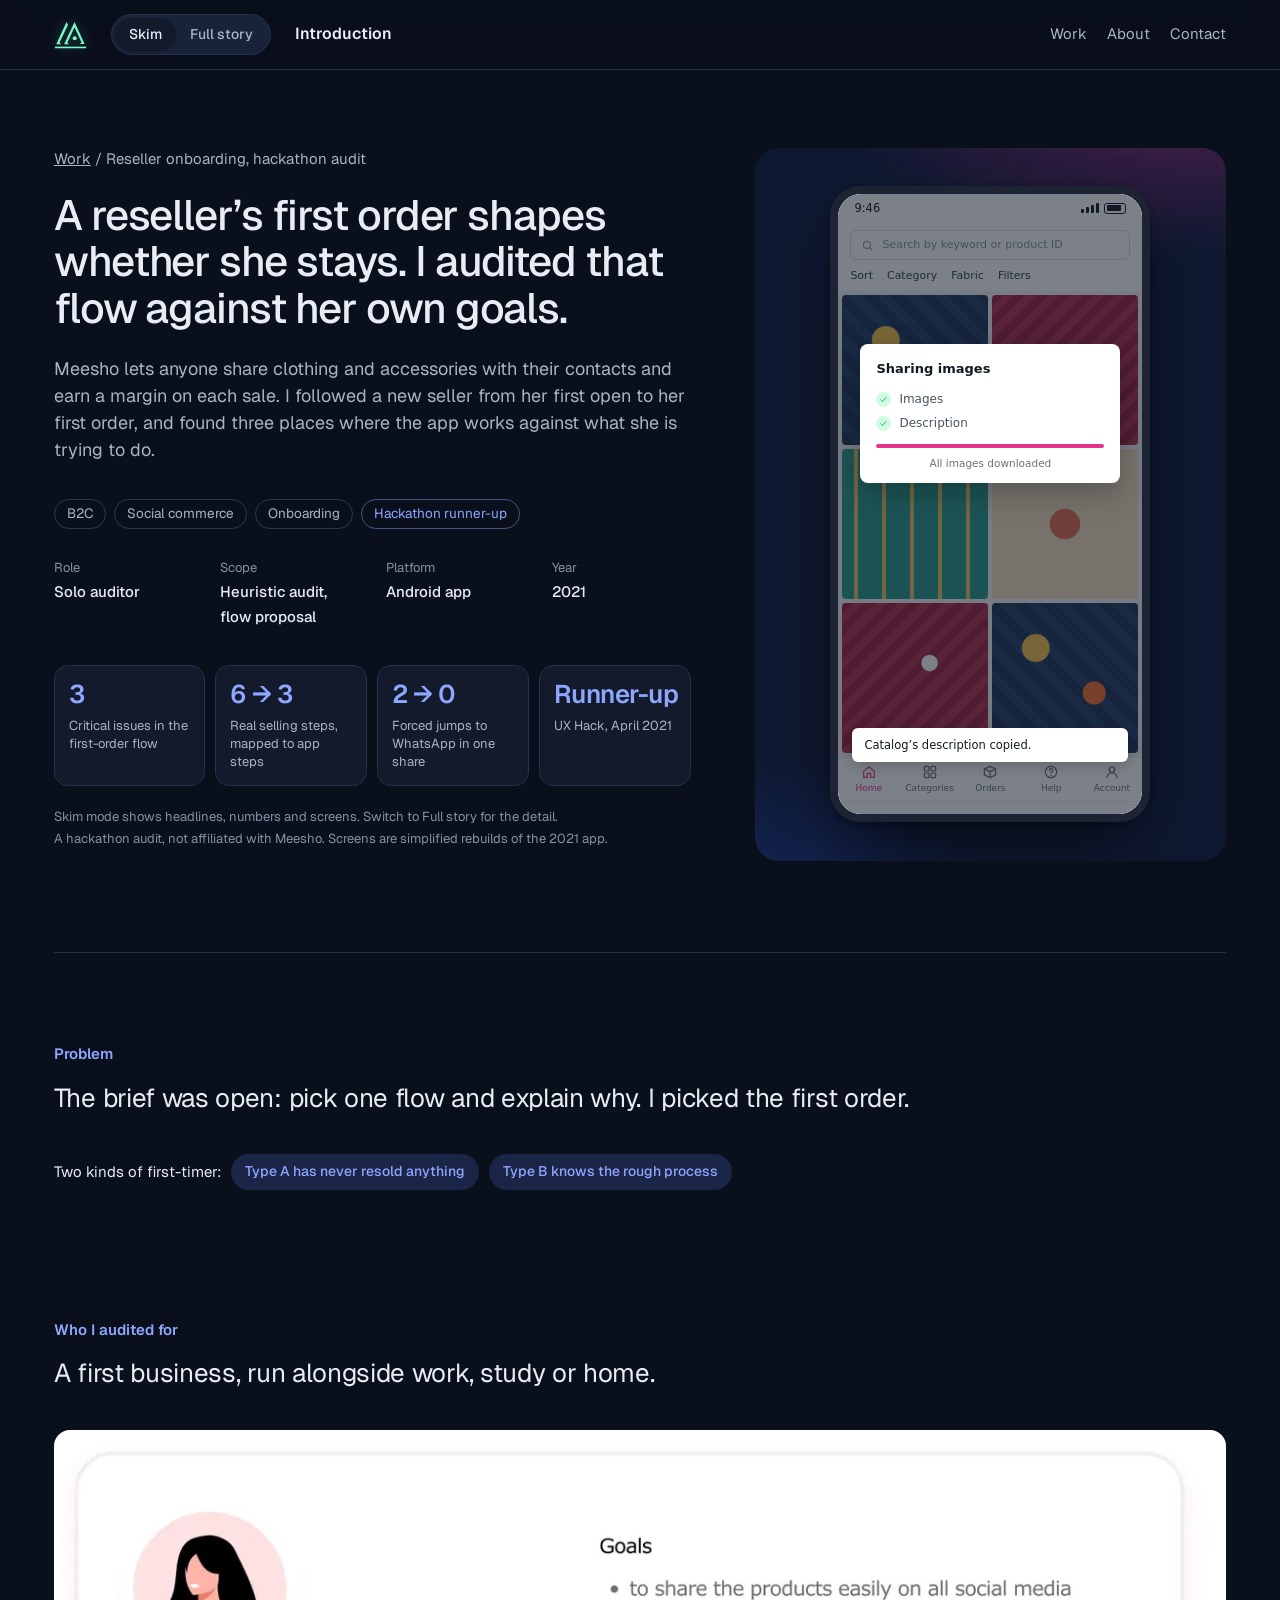
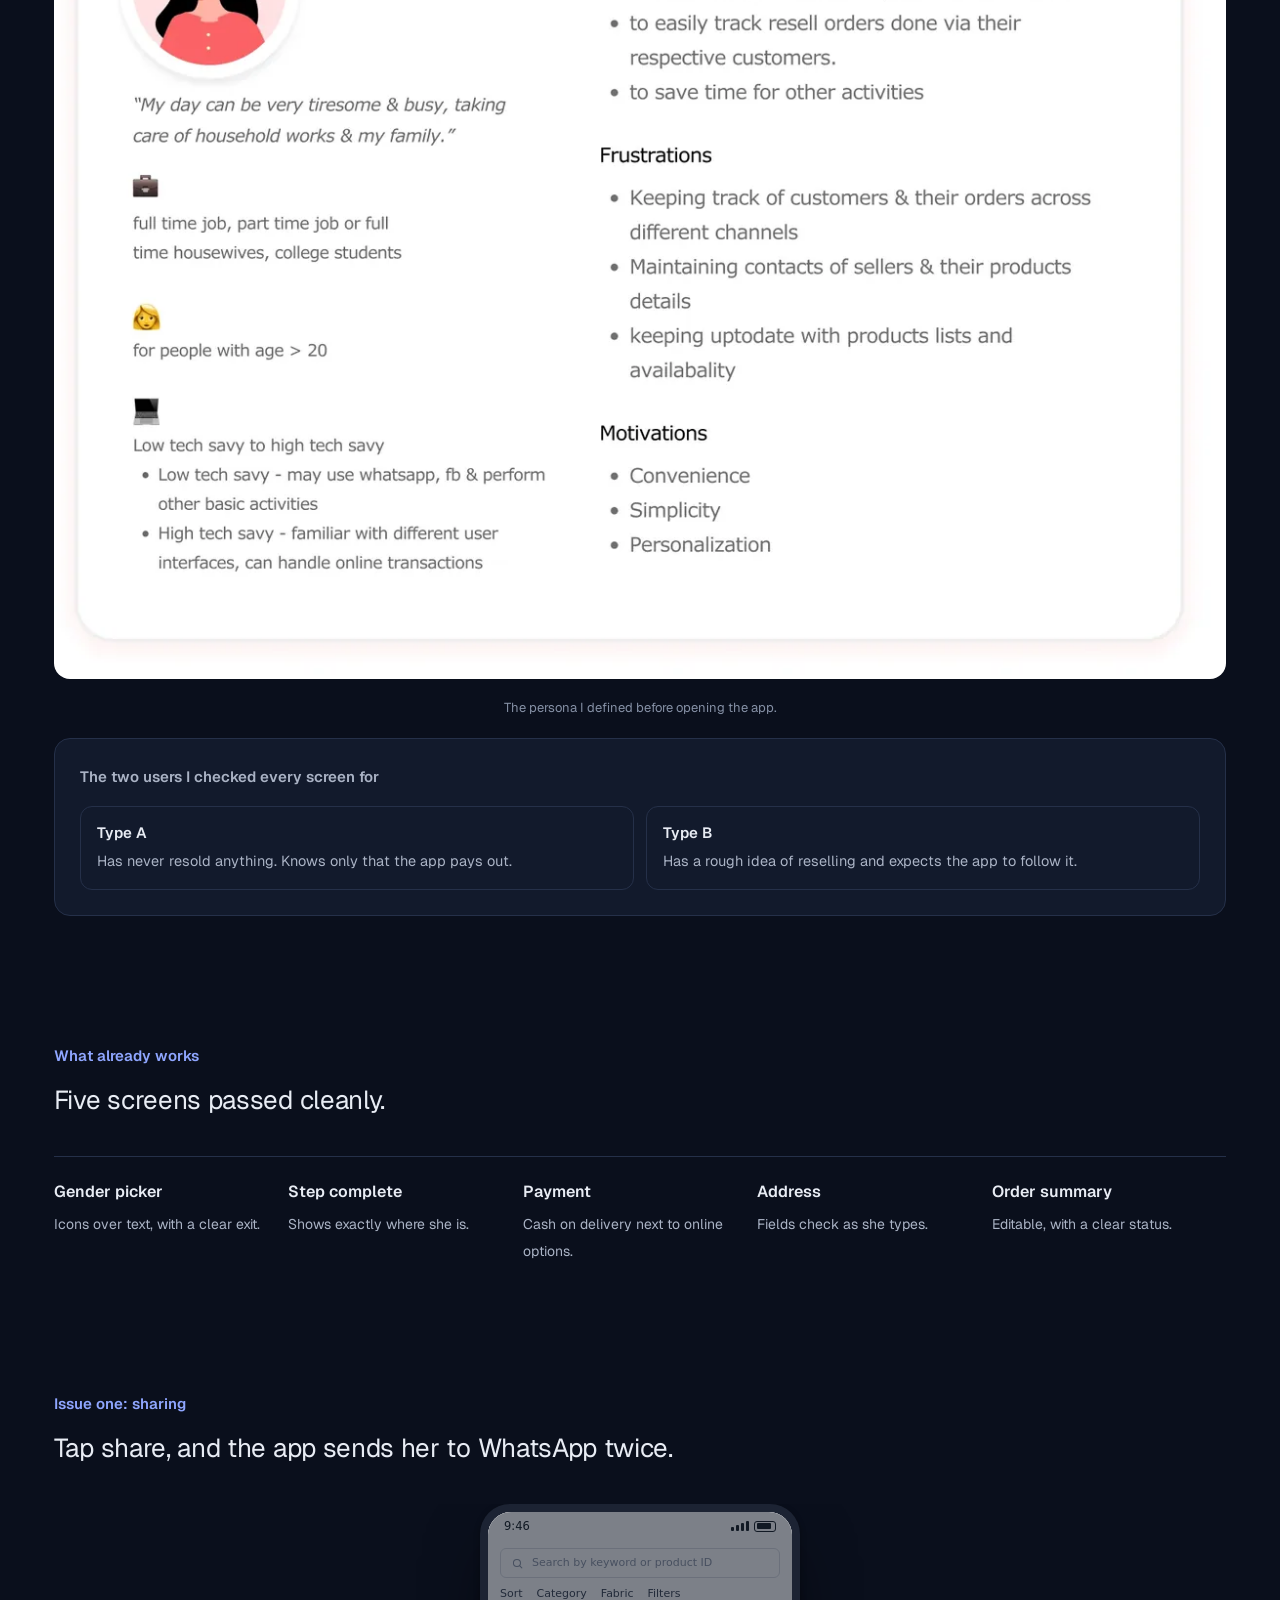
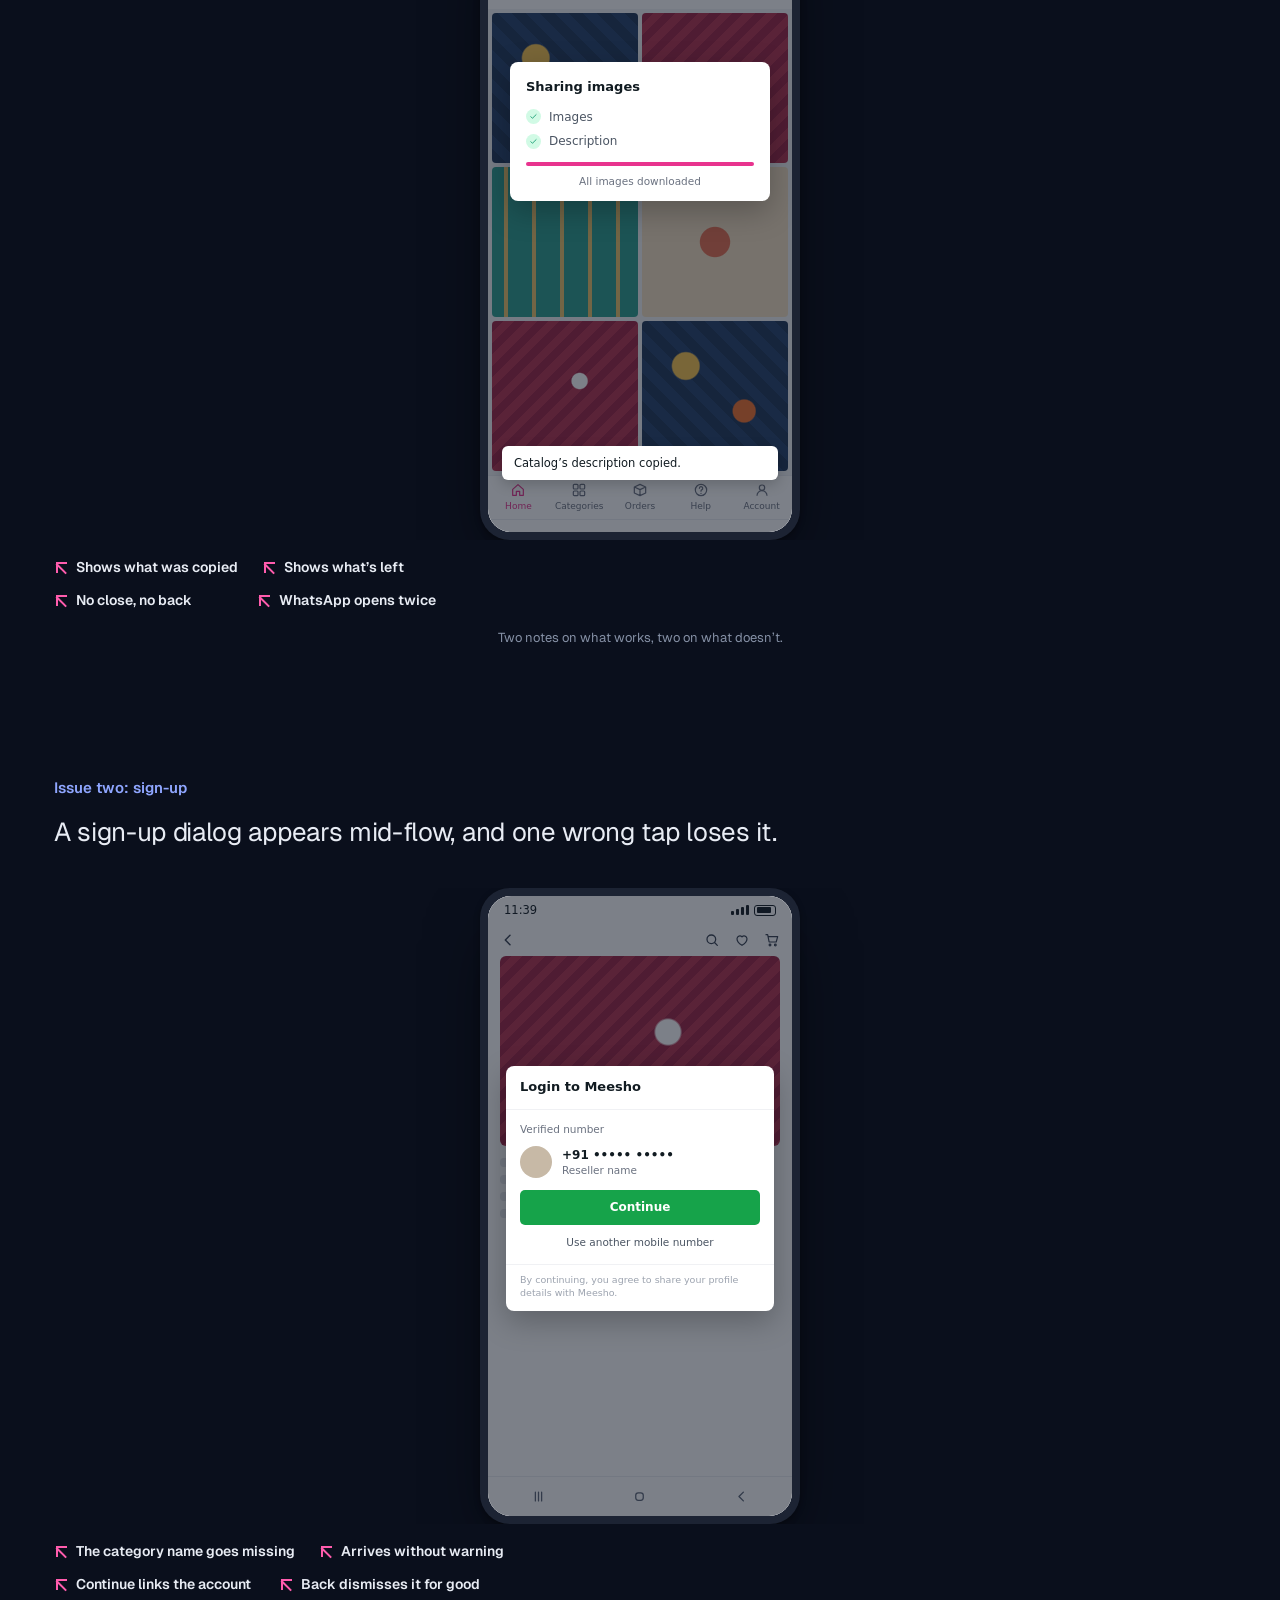
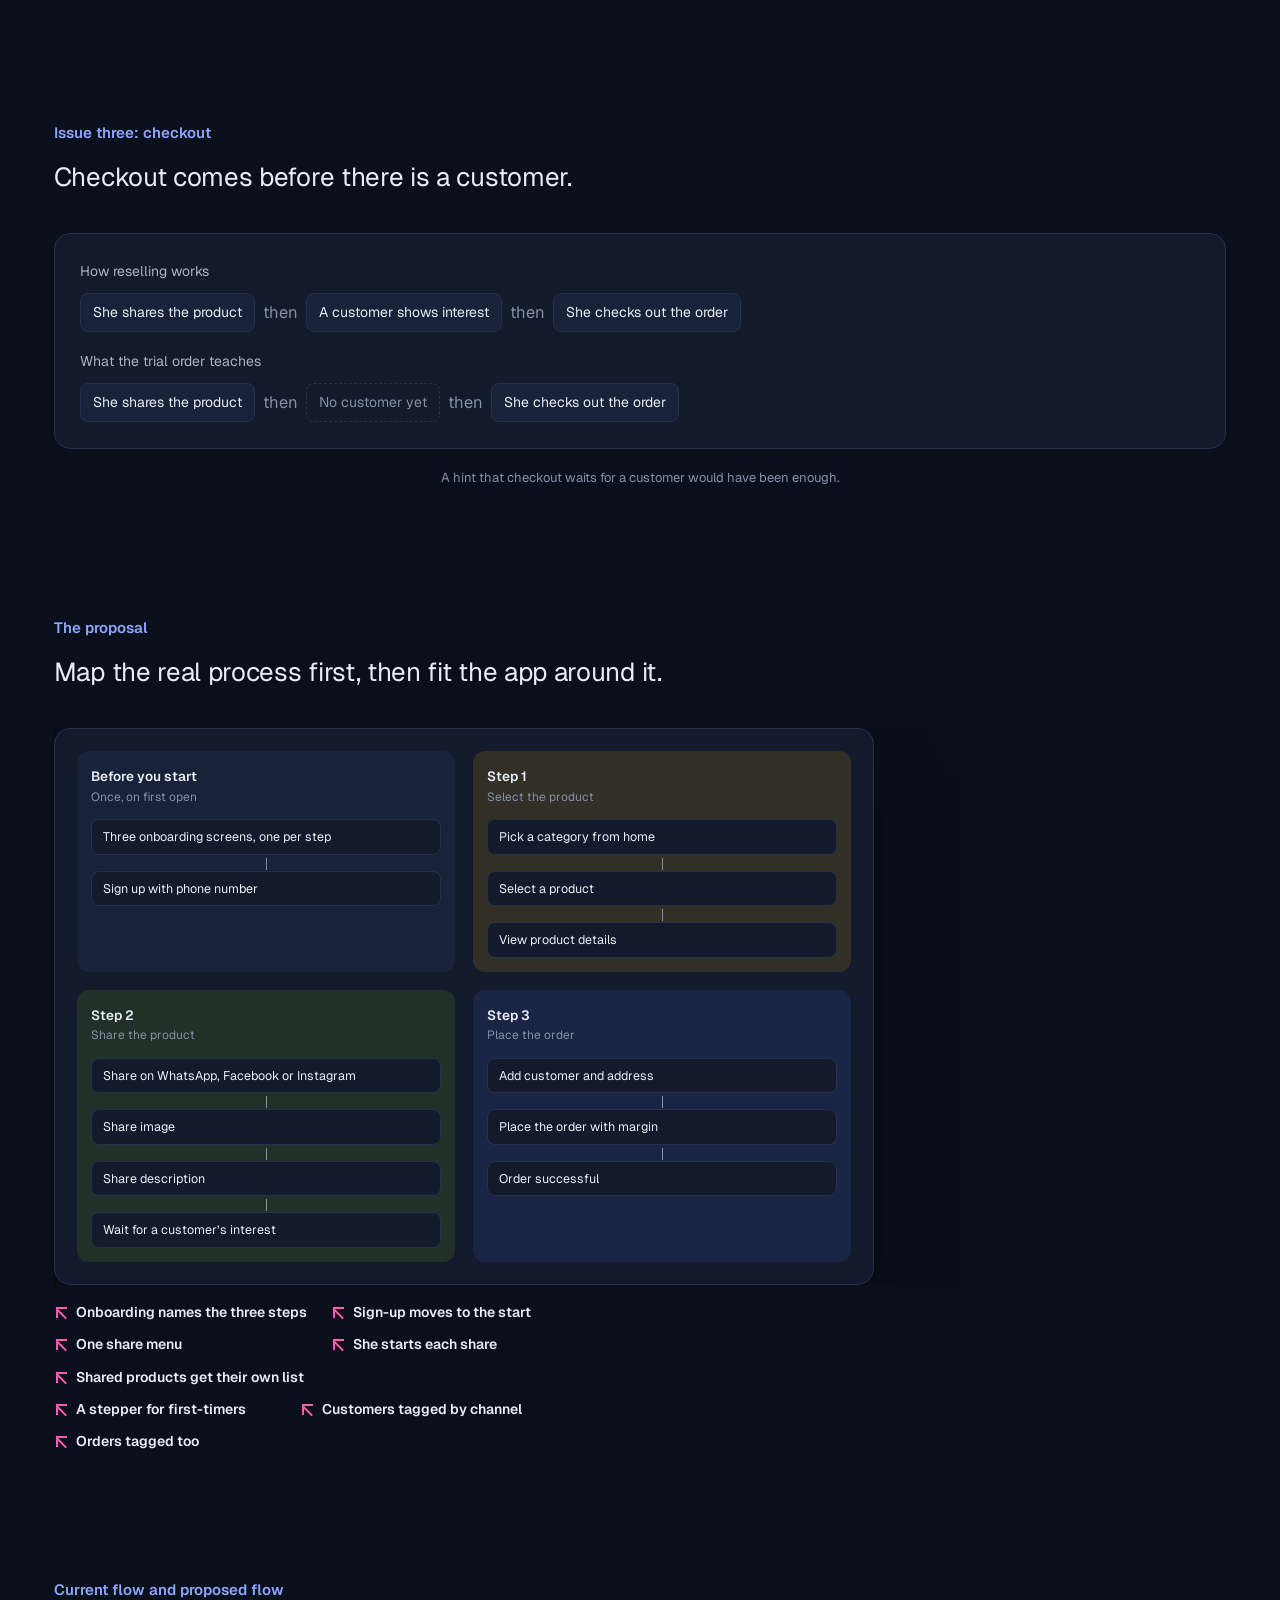
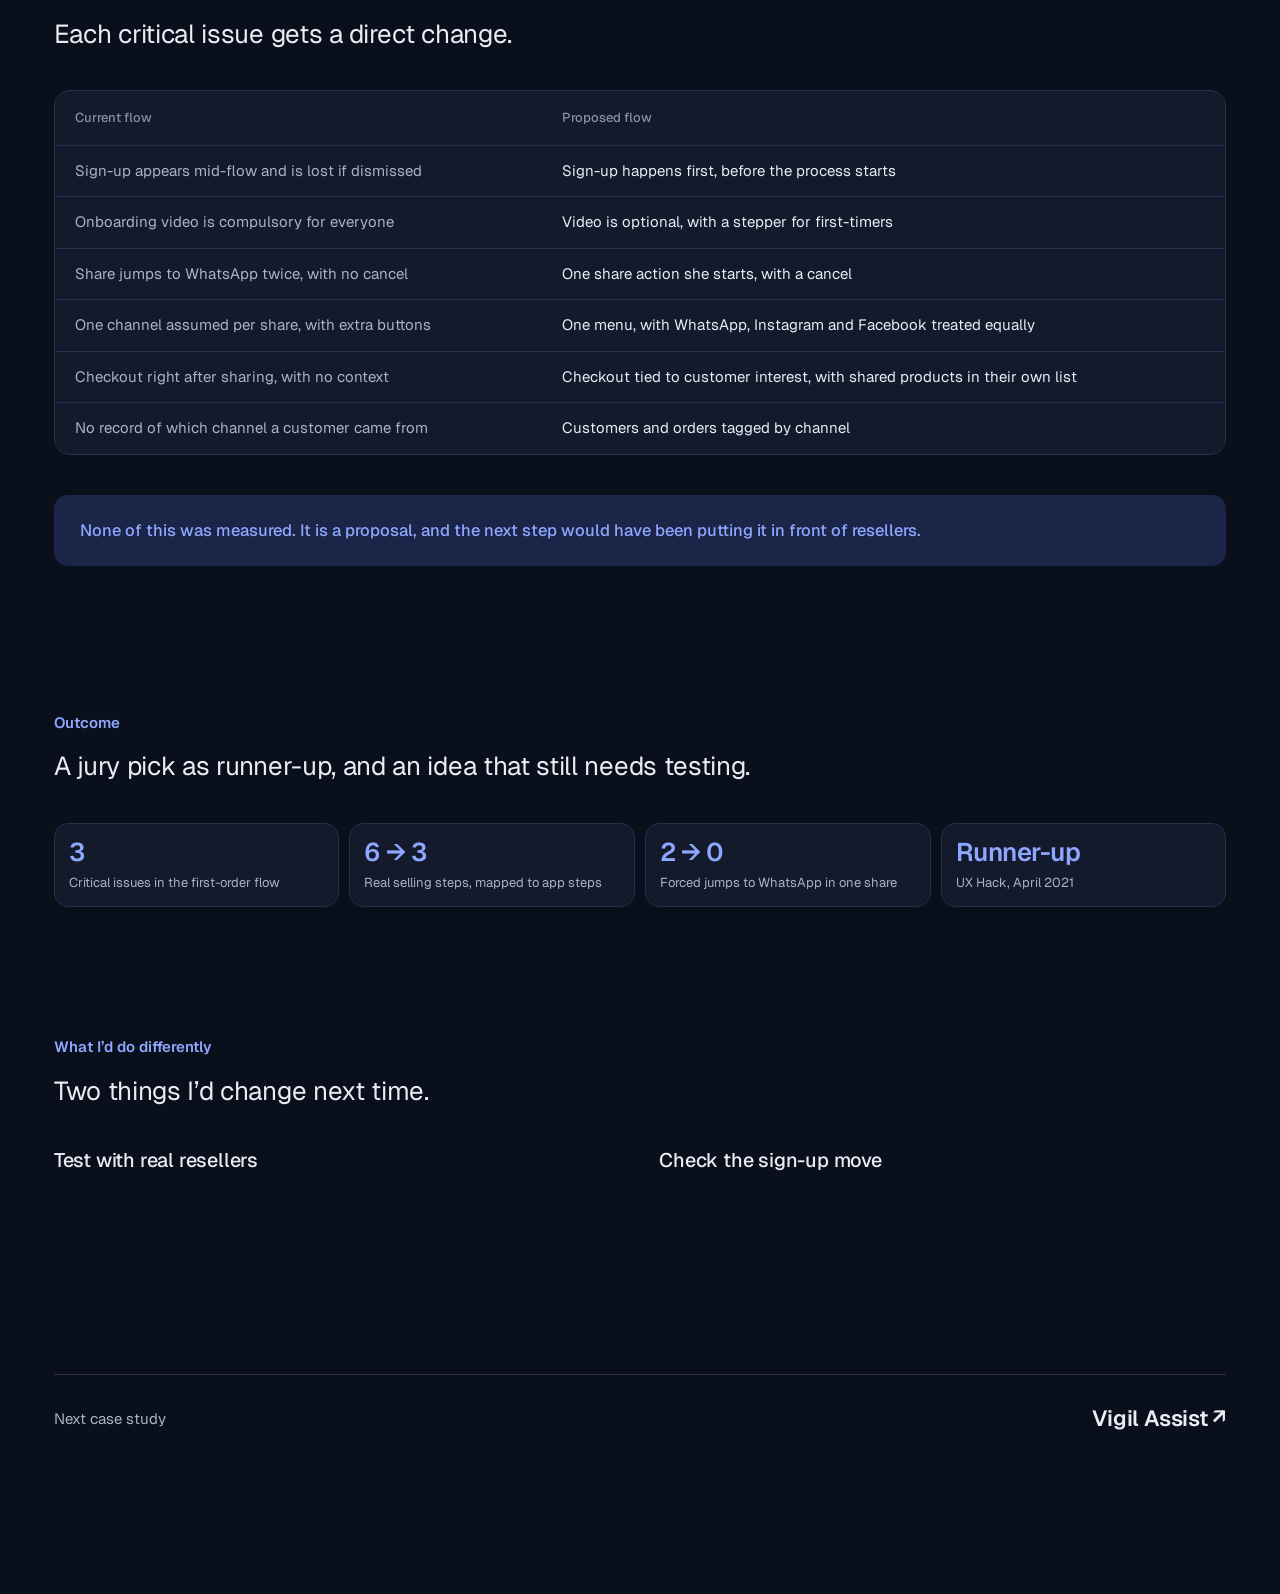
<file: meesho-onboarding.html>
<!DOCTYPE html>
<html data-theme="dark" lang="en">
<head>
<meta charset="utf-8">
<meta name="color-scheme" content="dark">
<meta name="viewport" content="width=device-width, initial-scale=1, viewport-fit=cover">
<title>Meesho seller onboarding audit | Afnan</title>
<meta name="description" content="Case study: a heuristic audit of a new reseller’s first order on Meesho, with a proposed flow. Afnan, UX designer.">
<meta property="og:title" content="A reseller’s first order shapes whether she stays.">
<link rel="icon" href="data:image/svg+xml,%3Csvg%20xmlns%3D%22http%3A//www.w3.org/2000/svg%22%20viewBox%3D%220%200%20122%20122%22%3E%3Crect%20width%3D%22122%22%20height%3D%22122%22%20rx%3D%2226%22%20fill%3D%22%23111312%22/%3E%3Cg%20transform%3D%22translate%280%209%29%22%20fill%3D%22%2376FBC8%22%3E%3Cpath%20d%3D%22M48.2%2011L53.2%2020L26%2077.2L31%2082.6H15.4Z%22/%3E%3Cpath%20d%3D%22M74%2011L106.4%2082.2H90.4L96.6%2076.8L74%2028L51%2077L56%2082.6H40.6Z%22/%3E%3Ccircle%20cx%3D%2274.6%22%20cy%3D%2263.6%22%20r%3D%226.6%22/%3E%3Crect%20x%3D%2211%22%20y%3D%2290.4%22%20width%3D%22100.4%22%20height%3D%225.2%22/%3E%3C/g%3E%3C/svg%3E">
<link rel="preconnect" href="https://fonts.googleapis.com">
<link rel="preconnect" href="https://fonts.gstatic.com" crossorigin>
<link rel="stylesheet" href="https://fonts.googleapis.com/css2?family=Geist:wght@400;500;600&family=Newsreader:opsz,wght@6..72,300;6..72,400&display=swap" media="print" onload="this.media='all'">
<style>

/* ---------- Portfolio shell tokens ---------- */
:root{
  --bg:#F3F5F9; --surface:#FFFFFF; --sunk:#E9EDF4; --ink:#121A2B; --ink-2:#4A556B; --ink-3:#717B8F; --line:#DCE1EA;
  --brand:#2B4FD8; --brand-ink:#FFFFFF; --brand-soft:#E6ECFF;
  --annot:#D4127A; --annot-halo:rgba(255,255,255,.92);
  --navy:#0C1426;
  --shadow:0 30px 70px -20px rgba(16,28,60,.28), 0 2px 6px rgba(16,28,60,.06);
  color-scheme:light;
}
@media (prefers-color-scheme: dark){
  :root:not([data-theme="light"]){
    --bg:#0A0F1C; --surface:#121A2C; --sunk:#182238; --ink:#E8ECF4; --ink-2:#AAB3C5; --ink-3:#8590A5; --line:#253049;
    --brand:#8FA6FF; --brand-ink:#0A0F1C; --brand-soft:#1A2547;
    --annot:#FF5CAD; --annot-halo:rgba(10,15,28,.0);
    --navy:#0E1830;
    --shadow:0 30px 70px -20px rgba(0,0,0,.7), 0 2px 6px rgba(0,0,0,.3);
    color-scheme:dark;
  }
}
:root[data-theme="dark"]{
  --bg:#0A0F1C; --surface:#121A2C; --sunk:#182238; --ink:#E8ECF4; --ink-2:#AAB3C5; --ink-3:#8590A5; --line:#253049;
  --brand:#8FA6FF; --brand-ink:#0A0F1C; --brand-soft:#1A2547;
  --annot:#FF5CAD; --annot-halo:rgba(10,15,28,.0);
  --navy:#0E1830;
  --shadow:0 30px 70px -20px rgba(0,0,0,.7), 0 2px 6px rgba(0,0,0,.3);
  color-scheme:dark;
}
:root{box-sizing:border-box;padding-top:env(safe-area-inset-top,0px);padding-bottom:env(safe-area-inset-bottom,0px)}
html{scroll-padding-top:calc(env(safe-area-inset-top,0px) + 96px);scroll-behavior:smooth}
*,*::before,*::after{box-sizing:inherit}
body{margin:0;background:var(--bg);color:var(--ink);font-family:Geist,ui-sans-serif,system-ui,-apple-system,"Segoe UI",Roboto,sans-serif;font-size:clamp(16px,.35vw + 12px,19px);line-height:1.65;-webkit-font-smoothing:antialiased}
body::before{content:"";position:fixed;inset:0 0 auto;height:env(safe-area-inset-top,0px);z-index:30;background:var(--bg)}
img{max-width:100%}
a{color:var(--brand)}
:focus-visible{outline:2px solid var(--brand);outline-offset:3px;border-radius:4px}
@media (prefers-reduced-motion: reduce){html{scroll-behavior:auto}*{transition:none!important}}

/* ---------- Header with progress index ---------- */
.site{position:sticky;top:env(safe-area-inset-top,0px);z-index:20;background:color-mix(in srgb,var(--bg) 90%,transparent);backdrop-filter:blur(12px);-webkit-backdrop-filter:blur(12px);border-bottom:1px solid var(--line)}
.site-in{max-width:1920px;margin:0 auto;padding:14px clamp(24px,4.2vw,80px);display:flex;align-items:center;gap:24px}
.site b{font-weight:600;font-size:16px}
.site nav.links{display:flex;gap:20px;margin-left:auto;font-size:15px}
.site nav.links a{color:var(--ink-2);text-decoration:none}
.site nav.links a:hover{color:var(--ink)}
.mode{display:inline-flex;background:var(--sunk);border:1px solid var(--line);border-radius:999px;padding:3px}
.mode button{font:inherit;font-size:14px;font-weight:500;border:0;background:transparent;color:var(--ink-2);padding:5px 14px;border-radius:999px;cursor:pointer}
.mode button[aria-pressed="true"]{background:var(--surface);color:var(--ink);box-shadow:0 1px 3px rgba(0,0,0,.08)}

.prog{position:absolute;left:0;right:0;bottom:-1px;height:3px;background:transparent}
.prog i{display:block;height:100%;width:100%;background:var(--brand);transform-origin:0 50%;transform:scaleX(0)}
.now{display:none;font-size:14px;color:var(--ink-2);min-width:0;white-space:nowrap;overflow:hidden;text-overflow:ellipsis}
.now b{font-weight:600;color:var(--ink)}
.wrap{max-width:1920px;margin:0 auto;padding:0 clamp(24px,4.2vw,80px)}

/* ---------- Hero ---------- */
.hero{display:grid;grid-template-columns:minmax(0,1.35fr) minmax(0,1fr);gap:clamp(40px,5vw,112px);padding:clamp(56px,6vw,112px) 0 clamp(72px,7vw,140px);align-items:center}
.kicker{font-size:15px;color:var(--ink-2);margin:0 0 20px}
.kicker a{color:var(--ink-2)}
h1{font-size:clamp(34px,3.3vw,64px);line-height:1.1;letter-spacing:-.025em;font-weight:500;margin:0 0 24px}
.lede{font-size:clamp(18px,1.05vw + 4px,24px);line-height:1.5;color:var(--ink-2);margin:0 0 36px}
.meta{display:grid;grid-template-columns:repeat(4,minmax(0,1fr));gap:28px;margin:0 0 36px;padding:0}
.meta div{display:flex;flex-direction:column}
.meta dt{font-size:13px;color:var(--ink-3)}
.meta dd{margin:2px 0 0;font-size:15px;font-weight:500}
.kpis{display:grid;grid-template-columns:repeat(4,minmax(0,1fr));gap:10px;margin:0}
.kpi{background:var(--surface);border:1px solid var(--line);border-radius:14px;padding:14px}
.kpi strong{display:block;font-size:clamp(22px,2vw,28px);white-space:nowrap;line-height:1.1;letter-spacing:-.02em;color:var(--brand);font-weight:600}
.kpi span{display:block;font-size:13px;line-height:1.4;color:var(--ink-2);margin-top:8px}
.nda{font-size:13px;color:var(--ink-3);margin-top:20px}
.how{margin-top:28px;font-size:15px;color:var(--ink-2)}
.how summary{cursor:pointer;font-weight:500;color:var(--brand)}
.how b{color:var(--ink);font-weight:600}

.stage{background:var(--navy);border-radius:24px;padding:clamp(24px,3vw,56px);position:relative;overflow:hidden}
.stage .hpn{max-width:560px;margin:0 auto}
.stage::before{content:"";position:absolute;inset:0;background:radial-gradient(600px 300px at 90% -10%,rgba(110,75,242,.35),transparent 60%),radial-gradient(500px 300px at -10% 110%,rgba(43,79,216,.35),transparent 60%);pointer-events:none}

/* ---------- Content column ---------- */
.body{border-top:1px solid var(--line);padding:clamp(72px,7vw,140px) 0 160px;display:grid;grid-template-columns:minmax(0,1fr) 220px;gap:clamp(48px,5vw,120px)}
.toc{position:sticky;top:112px;align-self:start;font-size:14.5px}
.toc p{margin:0 0 16px;font-size:13px;color:var(--ink-3)}
.toc ol{list-style:none;margin:0;padding:0;position:relative}
.toc ol::before{content:"";position:absolute;left:9px;top:12px;bottom:12px;width:2px;background:var(--line)}
.toc li{position:relative}
.toc a{display:flex;align-items:center;gap:12px;padding:7px 8px 7px 0;color:var(--ink-3);text-decoration:none;border-radius:8px;transition:color .15s}
.toc a:hover{color:var(--ink)}
.ck{position:relative;z-index:1;width:20px;height:20px;border-radius:50%;border:2px solid var(--line);background:var(--bg);display:grid;place-items:center;flex:none;transition:background .2s,border-color .2s}
.ck svg{width:12px;height:12px;color:var(--brand-ink);opacity:0;transition:opacity .2s}
.toc a.done{color:var(--ink-2)}
.toc a.done .ck{background:var(--brand);border-color:var(--brand)}
.toc a.done .ck svg{opacity:1}
.toc a[aria-current="true"]{color:var(--ink);font-weight:600}
.toc a[aria-current="true"] .ck{border-color:var(--brand)}
.toc a[aria-current="true"] .ck::after{content:"";width:8px;height:8px;border-radius:50%;background:var(--brand)}
.toc .tt{margin:20px 0 0;font-size:13px;color:var(--ink-3)}
section{padding:0 0 clamp(120px,10vw,200px)}
.txt{margin-bottom:clamp(36px,3vw,56px)}
section h2{font-size:clamp(22px,1.25vw + 10px,34px);line-height:1.35;letter-spacing:-.012em;font-weight:400;color:var(--ink);margin:0}
.sec-name{font-size:15px;font-weight:600;color:var(--brand);margin:0 0 14px}
.p{font-size:inherit;color:var(--ink-2);margin:16px 0 0}
.skim .full{display:none}
.skim-only{display:none}
.skim .skim-only{display:inline}

.pains{display:grid;grid-template-columns:repeat(3,minmax(0,1fr));gap:20px;margin-top:0}
.pain{background:var(--surface);border:1px solid var(--line);border-radius:16px;padding:clamp(22px,2vw,32px)}
.pain h3{font-size:18px;margin:0 0 8px;font-weight:600}
.pain p{margin:0;font-size:15px;color:var(--ink-2);line-height:1.55}
.users{display:flex;gap:10px;flex-wrap:wrap;margin-top:28px;align-items:center;font-size:15px}
.tag{background:var(--brand-soft);color:var(--brand);font-weight:500;border-radius:999px;padding:6px 14px;font-size:14px}

.rules{display:grid;grid-template-columns:repeat(5,minmax(0,1fr));gap:0;border-top:1px solid var(--line)}
.rule{padding:22px 28px 0 0}
.rule b{display:block;font-size:16px;font-weight:600;margin-bottom:4px}
.rule span{font-size:14px;color:var(--ink-2);line-height:1.5}

.cap{font-size:13px;color:var(--ink-3);margin:18px 0 0;text-align:center}
.sub-h{font-size:15px;font-weight:600;color:var(--ink-2);margin:88px 0 24px}
.txt + .sub-h{margin-top:0}

/* ---------- Annotated figure ---------- */
.anno{margin:0;position:relative}
.anno-stage{position:relative;width:1180px;display:grid;grid-template-columns:160px 820px 160px;column-gap:20px;align-items:start;transform-origin:0 0}
.anno-col{position:relative}
.an{position:absolute;left:0;right:0;font-size:13px;line-height:1.45;cursor:default;outline:none}
.anno-col.l .an{text-align:right}
.an b{display:block;font-size:14px;font-weight:600;color:var(--ink);line-height:1.3}
.an p{margin:4px 0 0;color:var(--ink-2)}
.skim .an p{display:none}
.an:hover b,.an:focus-visible b,.an.on b{color:var(--annot)}
.anno-svg{position:absolute;left:0;top:0;pointer-events:none;overflow:visible;z-index:5;color:var(--annot)}
.anno-svg .halo{stroke:var(--annot-halo);stroke-width:5;fill:none;stroke-linecap:round}
.anno-svg .ln{stroke:currentColor;stroke-width:1.6;fill:none;stroke-linecap:round;transition:stroke-width .15s}
.anno-svg .ln.on{stroke-width:2.6}
.anno-svg .st{fill:currentColor}
.anno-hit{outline:2px solid var(--annot)!important;outline-offset:3px;border-radius:6px}
.shot-fit{position:relative}
.anno.stacked .anno-stage{width:100%;display:flex;flex-direction:column}
.anno.stacked .shot-fit{order:-1;overflow:hidden;width:100%;min-width:0}
.anno.stacked .anno-col{display:grid;grid-template-columns:repeat(2,minmax(0,1fr));gap:14px 24px;height:auto!important;margin-top:18px}
.anno.stacked .anno-col.r{margin-top:14px}
.anno.stacked .an{position:static;text-align:left!important;padding-left:22px;position:relative}
.anno.stacked .an::before{content:"";position:absolute;left:2px;top:4px;width:11px;height:11px;border-left:2px solid var(--annot);border-top:2px solid var(--annot);transform:rotate(0deg)}
.anno.stacked .an::after{content:"";position:absolute;left:3px;top:5px;width:14px;height:2px;background:var(--annot);transform-origin:0 0;transform:rotate(45deg)}
.anno.stacked .anno-svg{display:none}

/* ---------- Options ---------- */
.opts{display:grid;grid-template-columns:repeat(3,minmax(0,1fr));gap:clamp(20px,2.4vw,44px)}
.opt h3{font-size:19px;margin:14px 0 8px;font-weight:600}
.opt dl{margin:0;display:grid;gap:8px}
.opt dt{font-size:12.5px;color:var(--ink-3)}
.opt dt.t{color:var(--annot)}
.opt dd{margin:0;font-size:14.5px;color:var(--ink-2);line-height:1.5}
.thumb{height:clamp(170px,12vw,230px);border:1px solid var(--line);border-radius:12px;background:#F3F5F9;overflow:hidden;display:grid;grid-template-rows:18px 1fr}
.thumb .tb0{background:#0C1426}
.thumb .tin{display:grid;grid-template-columns:22px 1fr}
.thumb .tr{background:#fff;border-right:1px solid #E3E7EF}
.thumb .sk{display:block;height:8px;border-radius:4px;background:#DDE2EB}
.thumb .skrow{display:flex;gap:8px;margin-top:8px}
.decision{margin-top:40px;background:var(--brand-soft);color:var(--brand);border-radius:14px;padding:22px 26px;font-weight:500;font-size:inherit}

.hind{display:grid;grid-template-columns:repeat(3,minmax(0,1fr));gap:clamp(28px,3vw,56px)}
.hind h3{font-size:clamp(18px,.6vw + 12px,22px);line-height:1.35;letter-spacing:-.01em;margin:0 0 8px;font-weight:500}
.hind p{margin:0;font-size:15px;color:var(--ink-2)}
.next{grid-column:1/-1;display:flex;justify-content:space-between;align-items:center;gap:24px;margin:0;border-top:1px solid color-mix(in srgb,var(--ink) 14%,transparent);padding:28px 0 0;font-family:Geist,ui-sans-serif,system-ui,-apple-system,"Segoe UI",Roboto,sans-serif;font-size:15px;line-height:1.4;color:var(--ink-2)}
.next > span{color:var(--ink-2);font-weight:400}
.next a{font-size:22px;font-weight:600;letter-spacing:-.01em;text-decoration:none;color:var(--ink);white-space:nowrap}
.next a:hover{color:var(--brand)}
@media (max-width:720px){.next{flex-direction:column;align-items:flex-start;gap:8px}.next a{white-space:normal}}


.stage::before{background:radial-gradient(600px 300px at 90% -10%,rgba(232,51,142,.3),transparent 60%),radial-gradient(500px 300px at -10% 110%,rgba(43,79,216,.3),transparent 60%)}
/* ---------- Shared figure bits ---------- */
.shot{width:820px;position:relative;z-index:1;transform-origin:0 0}
.anno.stacked .shot.phone{margin:0 auto}
.rules.r4{grid-template-columns:repeat(4,minmax(0,1fr))}
.hind.h2c{grid-template-columns:repeat(2,minmax(0,1fr))}
.stage .phone{margin:0 auto;width:min(320px,100%)}

/* ---------- Phones ---------- */
.phone{width:320px;background:#1C2333;border-radius:46px;padding:9px;box-shadow:var(--shadow)}
.phone.and{border-radius:30px;padding:8px}
.scr{position:relative;background:#fff;border-radius:38px;overflow:hidden;height:620px;display:flex;flex-direction:column;font-family:-apple-system,"SF Pro Text",Inter,ui-sans-serif,system-ui,"Segoe UI",Roboto,sans-serif;color:#111B21;font-size:13px;line-height:1.4;text-align:left;-webkit-font-smoothing:antialiased}
.phone.and .scr{border-radius:23px;font-family:Roboto,Inter,ui-sans-serif,system-ui,sans-serif}
.scr svg{width:16px;height:16px;flex:none}
.stb{height:42px;flex:none;display:flex;align-items:center;justify-content:space-between;padding:4px 26px 0 30px;font-size:13px;font-weight:600;color:#111B21}
.stb .sig{display:flex;gap:5px;align-items:center}
.stb .sig i{display:inline-block;width:3px;background:#111B21;border-radius:1px}
.stb .bat{width:22px;height:11px;border:1.5px solid #111B21;border-radius:3px;position:relative}
.stb .bat::after{content:"";position:absolute;inset:1.5px 4px 1.5px 1.5px;background:#111B21;border-radius:1px}
.phone.and .stb{height:28px;padding:0 16px;font-size:11.5px;font-weight:500;background:#fff}
.anav{height:40px;flex:none;display:flex;justify-content:space-around;align-items:center;background:#fff;border-top:1px solid #ECEEF2;color:#5B6576}
.anav span{width:44px;height:30px;display:grid;place-items:center;border-radius:8px}
.anav svg{width:15px;height:15px}

/* WhatsApp-style screens */
.wa{--g:#1A9E4B;--g-soft:#E7F6EC;--ios-bg:#F2F2F7;--ios-line:#E3E3E8;--blue:#1877F2;--ink2:#54656F;--ink3:#8696A0}
.nt{flex:1;display:flex;flex-direction:column;align-items:center;padding:6px 20px 22px;position:relative}
.nt .x{position:absolute;right:16px;top:2px;width:24px;height:24px;border-radius:50%;background:#EEF0F2;display:grid;place-items:center;color:var(--ink2)}
.nt .x svg{width:12px;height:12px}
.nt .doc{width:52px;height:52px;border-radius:50%;background:#E8F1FD;color:var(--blue);display:grid;place-items:center;margin:20px 0 14px}
.nt .doc svg{width:22px;height:22px}
.nt h4{margin:0 0 6px;font-size:14px;font-weight:600;text-align:center;line-height:1.35}
.nt .ku{margin:0 0 12px;font-size:12px;color:var(--ink2);text-align:center}
.nt .ku a,.nt .lg a{color:var(--blue);text-decoration:none}
.nt ul{margin:0;padding:0 0 0 16px;font-size:12px;color:#3B4A54;display:grid;gap:10px;align-self:stretch}
.nt ul li{padding-left:2px}
.nt .lg{font-size:10.5px;color:var(--ink3);text-align:center;line-height:1.5;margin:16px 0 18px}
.nt .agree{margin-top:auto;background:#0A84FF;color:#fff;font-weight:600;font-size:13.5px;border-radius:10px;padding:10px 0;width:110px;text-align:center}

.rs{flex:1;display:flex;flex-direction:column;padding:16px 24px 18px}
.rs h4{margin:0 0 22px;font-size:16px;line-height:1.35;font-weight:600;color:var(--g)}
.rsi{display:flex;flex-direction:column;align-items:center;text-align:center;gap:8px;margin-bottom:20px;font-size:12.5px;color:#3B4A54}
.rsi .ico{position:relative;width:44px;height:44px;border-radius:12px;background:var(--g-soft);color:var(--g);display:grid;place-items:center}
.rsi .ico svg{width:22px;height:22px}
.rsi .ico b{position:absolute;right:-6px;bottom:-4px;width:20px;height:20px;border-radius:6px;background:#5B6576;color:#fff;display:grid;place-items:center;border:2px solid #fff}
.rsi .ico b svg{width:10px;height:10px}
.rs .more{color:var(--g);font-weight:500;font-size:12.5px}
.dots{display:flex;gap:6px;justify-content:center;margin-top:auto}
.dots i{width:7px;height:7px;border-radius:50%;background:#C9E9D4}
.dots i.on{background:var(--g)}

.navb{flex:none;display:flex;align-items:center;justify-content:space-between;padding:6px 16px;font-size:13.5px;color:#0A84FF;background:#F7F7F7}
.navb b{color:#111B21;font-weight:600;font-size:14px}
.navb svg{width:18px;height:18px}
.navb2{display:flex;justify-content:space-between;padding:6px 16px 8px;font-size:12.5px;color:#0A84FF;background:#F7F7F7;border-bottom:1px solid var(--ios-line)}
.cl{flex:1;overflow:hidden}
.cr{display:grid;grid-template-columns:40px 1fr auto;gap:11px;align-items:center;padding:8px 14px 8px 14px;position:relative}
.cr::after{content:"";position:absolute;left:65px;right:0;bottom:0;height:1px;background:#EDEDED}
.cav{width:40px;height:40px;border-radius:50%;display:grid;place-items:center;color:#fff;font-weight:600;font-size:13px}
.cr .nm{font-size:13px;font-weight:600;color:#111B21;white-space:nowrap;overflow:hidden;text-overflow:ellipsis}
.cr .ms{font-size:11.5px;color:var(--ink3);display:flex;align-items:center;gap:4px;white-space:nowrap;overflow:hidden;text-overflow:ellipsis}
.cr .ms svg{width:12px;height:12px}
.cr .ms .tk{color:#53BDEB}
.cr .rt{display:flex;flex-direction:column;align-items:flex-end;gap:4px;font-size:10.5px;color:var(--ink3)}
.btag{font-size:8.5px;font-weight:600;color:#fff;background:#0B5C3B;border-radius:3px;padding:2px 5px}
.tabs-ios{flex:none;display:grid;grid-template-columns:repeat(5,1fr);border-top:1px solid var(--ios-line);background:#F7F7F7;padding:6px 4px 14px}
.tabs-ios span{display:flex;flex-direction:column;align-items:center;gap:2px;font-size:9.5px;color:#8E8E93}
.tabs-ios span.on{color:#0A84FF}
.tabs-ios svg{width:19px;height:19px}

.set{flex:1;background:var(--ios-bg);padding-top:18px}
.grp{background:#fff;border-top:1px solid var(--ios-line);border-bottom:1px solid var(--ios-line);margin-bottom:22px}
.row{display:flex;align-items:center;justify-content:space-between;padding:10px 14px 10px 0;margin-left:14px;font-size:13px;border-bottom:1px solid var(--ios-line)}
.row:last-child{border-bottom:0}
.row svg{width:13px;height:13px;color:#C4C4C7}
.tog{width:44px;height:26px;border-radius:13px;background:#E3E3E8;position:relative;flex:none}
.tog::after{content:"";position:absolute;left:2px;top:2px;width:22px;height:22px;border-radius:50%;background:#fff;box-shadow:0 1px 3px rgba(0,0,0,.25)}

/* Meesho-style screens */
.mz{--pk:#E8338E;--pk-soft:#FDE7F2}
.ms-top{flex:none;padding:8px 12px;display:flex;flex-direction:column;gap:8px;background:#fff}
.ms-srch{display:flex;align-items:center;gap:8px;border:1px solid #DADDE3;border-radius:6px;padding:6px 10px;font-size:11px;color:#8A94A6}
.ms-srch svg{width:13px;height:13px}
.ms-flt{display:flex;gap:14px;font-size:11px;color:#374151}
.grid4{flex:1;display:grid;grid-template-columns:1fr 1fr;gap:4px;padding:4px;background:#F3F4F6;align-content:start}
.prod{height:150px;border-radius:4px}
.p1{background:radial-gradient(circle at 30% 30%,#F9C74F 0 9%,transparent 10%),radial-gradient(circle at 70% 60%,#F3722C 0 8%,transparent 9%),repeating-linear-gradient(45deg,#1D3557 0 10px,#24406B 10px 20px)}
.p2{background:radial-gradient(circle at 60% 40%,#fff 0 6%,transparent 7%),repeating-linear-gradient(135deg,#9B2242 0 8px,#B5304F 8px 16px)}
.p3{background:repeating-linear-gradient(90deg,#2A9D8F 0 12px,#E9C46A 12px 16px,#2A9D8F 16px 28px)}
.p4{background:radial-gradient(circle at 50% 50%,#E76F51 0 14%,transparent 15%),#F4E1C1}
.dim{position:absolute;inset:0;background:rgba(17,24,39,.55);z-index:2}
.mdl{position:absolute;left:22px;right:22px;top:150px;z-index:3;background:#fff;border-radius:8px;padding:16px 16px 12px;box-shadow:0 10px 30px rgba(0,0,0,.25)}
.mdl b{display:block;font-size:13px;font-weight:600;margin-bottom:12px}
.chk{display:flex;align-items:center;gap:8px;font-size:12px;color:#4B5563;margin-bottom:8px}
.chk i{width:15px;height:15px;border-radius:50%;background:#D1FAE5;color:#059669;display:grid;place-items:center}
.chk i svg{width:9px;height:9px}
.pbar{height:4px;border-radius:2px;background:var(--pk);margin:12px 0 8px}
.mdl small{display:block;text-align:center;font-size:10.5px;color:#6B7280}
.toast{position:absolute;left:14px;right:14px;bottom:52px;z-index:3;background:#fff;border-radius:6px;padding:9px 12px;font-size:11.5px;font-weight:500;box-shadow:0 4px 14px rgba(0,0,0,.2)}
.mnav{flex:none;display:grid;grid-template-columns:repeat(5,1fr);border-top:1px solid #ECEEF2;padding:6px 0;background:#fff}
.mnav span{display:flex;flex-direction:column;align-items:center;gap:2px;font-size:9px;color:#6B7280}
.mnav span.on{color:var(--pk)}
.mnav svg{width:16px;height:16px}

.pd{flex:1;background:#fff;display:flex;flex-direction:column}
.pd-bar{display:flex;align-items:center;gap:14px;padding:8px 12px;color:#374151}
.pd-bar svg{width:16px;height:16px}
.pd-bar .t{flex:1;font-size:12px;font-weight:500}
.pd-img{height:190px;margin:0 12px;border-radius:6px}
.pd-tx{padding:12px}
.pd-tx i{display:block;height:9px;border-radius:4px;background:#E5E7EB;margin-bottom:8px}
.lgn{position:absolute;left:18px;right:18px;top:170px;z-index:3;background:#fff;border-radius:8px;box-shadow:0 10px 30px rgba(0,0,0,.25);overflow:hidden}
.lgn .h{padding:12px 14px;font-size:13px;font-weight:600;border-bottom:1px solid #F0F1F4}
.lgn .bd{padding:12px 14px}
.lgn .vr{font-size:10.5px;color:#6B7280;margin-bottom:10px}
.lgn .who{display:flex;align-items:center;gap:10px;margin-bottom:12px}
.lgn .who i{width:32px;height:32px;border-radius:50%;background:#C7B9A6}
.lgn .who b{display:block;font-size:12px;font-weight:600}
.lgn .who small{display:block;font-size:10.5px;color:#6B7280}
.lgn .cont{background:#16A34A;color:#fff;font-weight:600;font-size:12px;text-align:center;border-radius:5px;padding:9px 0}
.lgn .oth{font-size:10.5px;color:#4B5563;text-align:center;margin:10px 0 2px;font-weight:500}
.lgn .fine{font-size:9.5px;color:#9CA3AF;padding:8px 14px 12px;border-top:1px solid #F0F1F4}

/* Flow board (Meesho proposal) */
.board{background:var(--surface);border:1px solid var(--line);border-radius:16px;padding:22px;display:grid;grid-template-columns:1fr 1fr;gap:18px;box-shadow:var(--shadow);font-size:13px;color:var(--ink)}
.lane{border-radius:12px;padding:14px;background:var(--sunk)}
.lane h4{margin:0 0 12px;font-size:13.5px;font-weight:600}
.lane h4 small{display:block;font-weight:400;font-size:12px;color:var(--ink-3)}
.nd{background:var(--surface);border:1px solid var(--line);border-radius:8px;padding:8px 11px;font-size:12.5px;line-height:1.4;position:relative}
.nd + .nd{margin-top:16px}
.nd + .nd::before{content:"";position:absolute;left:50%;top:-14px;width:1.5px;height:12px;background:var(--ink-3)}
.lane.s1{background:color-mix(in srgb,#F5B700 14%,var(--surface))}
.lane.s2{background:color-mix(in srgb,#7CB518 14%,var(--surface))}
.lane.s3{background:color-mix(in srgb,#4C5FD5 14%,var(--surface))}

/* Real vs app process strip */
.procs{display:grid;gap:18px;background:var(--surface);border:1px solid var(--line);border-radius:16px;padding:clamp(20px,2vw,30px)}
.proc p{margin:0 0 10px;font-size:14px;color:var(--ink-2)}
.chain{display:flex;flex-wrap:wrap;align-items:center;gap:8px}
.chain span{background:var(--sunk);border:1px solid var(--line);border-radius:8px;padding:7px 12px;font-size:14px}
.chain em{font-style:normal;color:var(--ink-3)}
.chain span.miss{border-style:dashed;color:var(--ink-3);background:transparent}

/* Persona card */
.persona{display:grid;grid-template-columns:1.1fr 1fr;gap:20px}
.pc{background:var(--surface);border:1px solid var(--line);border-radius:16px;padding:clamp(20px,2vw,30px)}
.pc h3{font-size:15px;font-weight:600;margin:0 0 6px;color:var(--ink-2)}
.pc h3 + p{margin:0 0 20px;font-size:16px}
.pc p:last-child{margin-bottom:0}
.range{position:relative;height:8px;border-radius:4px;background:linear-gradient(90deg,var(--brand-soft),var(--brand));margin:8px 0 6px}
.range-l{display:flex;justify-content:space-between;font-size:13px;color:var(--ink-3);margin-bottom:20px}
.pc .tags{display:flex;gap:8px;flex-wrap:wrap;margin-bottom:20px}
.types{display:grid;gap:12px}
.ty{border:1px solid var(--line);border-radius:12px;padding:14px 16px}
.ty b{display:block;font-size:15px;font-weight:600;margin-bottom:2px}
.ty span{font-size:14.5px;color:var(--ink-2)}

/* Comparison table */
.cmpt{width:100%;border-collapse:collapse;font-size:15px}
.cmpt-w{overflow-x:auto;border:1px solid var(--line);border-radius:16px;background:var(--surface)}
.cmpt th{text-align:left;font-size:13px;font-weight:500;color:var(--ink-3);padding:16px 20px;border-bottom:1px solid var(--line)}
.cmpt td{padding:14px 20px;border-bottom:1px solid var(--line);vertical-align:top;color:var(--ink-2);line-height:1.5;min-width:220px}
.cmpt tr:last-child td{border-bottom:0}
.cmpt td.me{color:var(--ink)}
.same{display:inline-block;background:var(--brand-soft);color:var(--brand);font-size:13px;font-weight:500;border-radius:999px;padding:2px 10px}

@media (max-width:1100px){.rules.r4{grid-template-columns:repeat(2,minmax(0,1fr))}}
@media (max-width:720px){.persona,.hind.h2c,.board{grid-template-columns:1fr}.rules.r4{grid-template-columns:1fr}}
.pc.types{align-content:start}.pc.types h3{margin:0 0 4px}
.anno.stacked .anno-stage{width:100%!important}@media (max-width:720px){.cmpt td{min-width:150px}}
.pimg{margin:0 0 20px}
.pimg img{display:block;width:100%;height:auto;border-radius:16px}
.pc.types.tw{grid-template-columns:repeat(2,minmax(0,1fr))}
.pc.types.tw h3{grid-column:1/-1}
@media (max-width:720px){.pc.types.tw{grid-template-columns:1fr}}

@media (max-width:1100px){
  .hero{grid-template-columns:1fr}
  .body{grid-template-columns:minmax(0,1fr)}
  .toc{display:none}
  .now{display:block}
  .rules{grid-template-columns:repeat(2,minmax(0,1fr))}
}
@media (max-width:720px){
  .site nav.links{display:none}
  .mode button{padding:5px 10px}
  .meta{grid-template-columns:repeat(2,minmax(0,1fr))}
  .pains,.opts,.hind{grid-template-columns:1fr}
  .kpis{grid-template-columns:repeat(2,minmax(0,1fr))}
  .rules{grid-template-columns:1fr}
  .anno.stacked .anno-col{grid-template-columns:1fr}
  .stage{padding:16px;border-radius:18px}
}


/* ---------- One desktop breakpoint: annotations and index collapse together below 1366px ---------- */
@media (max-width:1365px){.body{grid-template-columns:minmax(0,1fr)}.toc{display:none}.now{display:block}}

/* ---------- Brand mark ---------- */
.site .brand{display:inline-flex;align-items:center;color:#76FBC8;flex:none}
.site .brand svg{height:28px;width:auto;filter:drop-shadow(0 0 6px rgba(118,251,200,.3))}

/* ---------- Case study tags ---------- */
.cs-tags{display:flex;flex-wrap:wrap;gap:8px;list-style:none;margin:0 0 28px;padding:0}
.cs-tags li{font-size:13.5px;line-height:1;color:var(--ink-2);border:1px solid color-mix(in srgb,var(--ink) 18%,transparent);border-radius:999px;padding:7px 12px}
.cs-tags li.win{color:var(--brand);border-color:color-mix(in srgb,var(--brand) 45%,transparent)}

.site{--line-2:color-mix(in srgb,var(--ink) 18%,transparent);--mint:#76FBC8;--mint-ink:#062A1D;--serif:Newsreader,"Iowan Old Style",Georgia,serif;--sans:Geist,ui-sans-serif,system-ui,sans-serif}
.site.menu-open{--bg:#111312;--surface:#181A19;--sunk:#0C0D0D;--line:rgba(236,240,238,.10);--line-2:rgba(236,240,238,.18);--ink:#ECEFED;--ink-2:#A9AFAC;--ink-3:#7E8581;color:var(--ink);color-scheme:dark}
.site.menu-open .prog{opacity:0}
.site .smnav .btn.pri{display:inline-flex;align-items:center;gap:10px;font:500 15px/1 var(--sans);text-decoration:none;border-radius:999px;background:var(--mint);color:var(--mint-ink)}

/* ---------- Menu for tablet and mobile (full-height sheet) ---------- */
.menu-tg{display:none;position:relative;flex:none;flex-direction:column;align-items:center;justify-content:center;gap:4px;width:40px;height:40px;padding:0;border-radius:999px;border:1px solid var(--line-2);background:transparent;color:var(--ink);cursor:pointer;transition:border-color .2s,background .2s,color .2s}
@media (hover:hover){.menu-tg:hover{border-color:var(--mint);color:var(--mint)}}
.menu-tg:focus-visible{outline:2px solid var(--mint);outline-offset:3px}
.menu-tg i{display:block;width:16px;height:1.5px;border-radius:2px;background:currentColor;transition:transform .25s cubic-bezier(.2,.7,.2,1),opacity .2s}
.menu-tg[aria-expanded="true"]{border-color:var(--mint);color:var(--mint)}
.menu-tg[aria-expanded="true"] i:nth-of-type(1){transform:translateY(5.5px) rotate(45deg)}
.menu-tg[aria-expanded="true"] i:nth-of-type(2){opacity:0}
.menu-tg[aria-expanded="true"] i:nth-of-type(3){transform:translateY(-5.5px) rotate(-45deg)}
.mt-l{position:absolute;width:1px;height:1px;overflow:hidden;clip:rect(0 0 0 0);white-space:nowrap}
html.menu-lock body{overflow:hidden}
.site.menu-open{background:var(--bg);backdrop-filter:none;-webkit-backdrop-filter:none}

.smnav{position:absolute;top:100%;left:0;right:0;height:calc(100vh - var(--hh,64px));height:calc(100dvh - var(--hh,64px));display:flex;flex-direction:column;overflow-y:auto;overscroll-behavior:contain;background:var(--bg);padding:clamp(28px,5vw,48px) clamp(24px,4.2vw,80px) calc(24px + env(safe-area-inset-bottom,0px));animation:smn-in .22s ease-out}
.smnav[hidden]{display:none}
.smnav nav{display:block;margin:0}
.smn-eye{margin:0 0 clamp(12px,2vw,20px);font-size:13px;font-weight:500;letter-spacing:.08em;text-transform:uppercase;color:var(--ink-3)}
.smn-list{list-style:none;margin:0;padding:0;display:flex;flex-direction:column;gap:clamp(2px,.6vw,8px)}
.smn-list li{animation:smn-item .4s cubic-bezier(.2,.7,.2,1) both;animation-delay:calc(var(--i) * 45ms + 40ms)}
.site .smn-list a{display:grid;grid-template-columns:2.4em minmax(0,1fr) auto;align-items:baseline;gap:8px;padding:clamp(8px,1.4vw,14px) 0;color:var(--ink);text-decoration:none;border-radius:8px}
.smn-n{font-size:13px;font-weight:500;font-variant-numeric:tabular-nums;color:var(--mint);letter-spacing:.02em;transform:translateY(-.9em)}
.smn-t{font-family:var(--serif);font-weight:300;font-size:clamp(36px,6.4vw,60px);line-height:1.05;letter-spacing:-.02em;overflow-wrap:anywhere;transition:color .2s,transform .3s cubic-bezier(.2,.7,.2,1)}
.smn-ar{width:clamp(18px,2.4vw,24px);height:clamp(18px,2.4vw,24px);align-self:center;color:var(--ink-3);transition:color .2s,transform .3s cubic-bezier(.2,.7,.2,1)}
html[dir="rtl"] .smn-ar{transform:scaleX(-1)}
.smn-list a[aria-current="true"] .smn-t,.smn-list a:active .smn-t{color:var(--mint)}
.smn-list a:active .smn-ar{color:var(--mint)}
@media (hover:hover){
.smn-list a:hover .smn-t{color:var(--mint);transform:translateX(4px)}
.smn-list a:hover .smn-ar{color:var(--mint);transform:translate(3px,-3px)}
html[dir="rtl"] .smn-list a:hover .smn-t{transform:translateX(-4px)}
html[dir="rtl"] .smn-list a:hover .smn-ar{transform:scaleX(-1) translate(3px,-3px)}
}
html[lang="ar"] .smn-t{font-family:"IBM Plex Sans Arabic",var(--sans);font-weight:400;letter-spacing:0}
.smn-list a:focus-visible{outline:2px solid var(--mint);outline-offset:4px}
.smn-list a[aria-current="true"] .smn-n::after{content:"";display:inline-block;width:6px;height:6px;border-radius:50%;background:var(--mint);margin-inline-start:6px;vertical-align:middle}

.smn-foot{margin-top:auto;padding-top:clamp(28px,4vw,40px);display:flex;flex-direction:column;gap:18px;animation:smn-item .4s cubic-bezier(.2,.7,.2,1) both;animation-delay:.28s}
.smn-row{display:flex;flex-wrap:wrap;align-items:center;justify-content:space-between;gap:12px 20px;padding-top:20px;border-top:1px solid var(--line)}
.smn-mail{font-size:15px;color:var(--ink-2);text-decoration:none;overflow-wrap:anywhere}
@media (hover:hover){.smn-mail:hover{color:var(--mint)}}
.smn-mail:focus-visible{outline:2px solid var(--mint);outline-offset:3px;border-radius:4px}
@keyframes smn-in{from{opacity:0}to{opacity:1}}
@keyframes smn-item{from{opacity:0;transform:translateY(10px)}to{opacity:1;transform:none}}
@media (prefers-reduced-motion: reduce){.smnav,.smn-list li,.smn-foot{animation:none}.menu-tg i,.smn-t,.smn-ar{transition:none}}

@media (min-width:721px){.smnav{display:none!important}}
@media (max-width:720px){
  .site-in{gap:12px}
  .mode button{white-space:nowrap}
  .menu-tg{display:inline-flex;margin-inline-start:auto}
}
@media (max-width:400px){.site .now{display:none}}
.smn-lang{display:none;align-items:center;gap:12px;font-size:14px;color:var(--ink-2)}
</style>
</head>
<body class="skim">
<svg width="0" height="0" style="position:absolute" aria-hidden="true">
  <symbol id="i-check" viewBox="0 0 24 24"><path d="M5 12.5l4.2 4.2L19 7" fill="none" stroke="currentColor" stroke-width="2.2" stroke-linecap="round" stroke-linejoin="round"/></symbol>
  <symbol id="i-lock" viewBox="0 0 24 24"><g fill="none" stroke="currentColor" stroke-width="2.2" stroke-linecap="round"><rect x="5" y="10.5" width="14" height="10" rx="2"/><path d="M8 10.5V8a4 4 0 0 1 8 0v2.5"/></g></symbol>
  <symbol id="i-x" viewBox="0 0 24 24"><path d="M6 6l12 12M18 6L6 18" fill="none" stroke="currentColor" stroke-width="2.4" stroke-linecap="round"/></symbol>
  <symbol id="i-chev-r" viewBox="0 0 24 24"><path d="M9 6l6 6-6 6" fill="none" stroke="currentColor" stroke-width="2.2" stroke-linecap="round" stroke-linejoin="round"/></symbol>
  <symbol id="i-chev-l" viewBox="0 0 24 24"><path d="M15 6l-6 6 6 6" fill="none" stroke="currentColor" stroke-width="2.4" stroke-linecap="round" stroke-linejoin="round"/></symbol>
  <symbol id="i-doc" viewBox="0 0 24 24"><path d="M6 3h8l4 4v14H6V3zM14 3v4h4M9 12h6M9 16h6" fill="none" stroke="currentColor" stroke-width="1.8" stroke-linecap="round" stroke-linejoin="round"/></symbol>
  <symbol id="i-chat" viewBox="0 0 24 24"><path d="M4 5.5h16v10H9l-5 4v-14z" fill="none" stroke="currentColor" stroke-width="1.8" stroke-linejoin="round"/></symbol>
  <symbol id="i-call" viewBox="0 0 24 24"><path d="M6.5 3.5l3 3.5-2 2.5a11 11 0 0 0 7 7l2.5-2 3.5 3-1.5 3c-8.5.5-15.5-6.5-15-15l2.5-2z" fill="none" stroke="currentColor" stroke-width="1.8" stroke-linejoin="round"/></symbol>
  <symbol id="i-pin" viewBox="0 0 24 24"><g fill="none" stroke="currentColor" stroke-width="1.8"><path d="M12 21s-6.5-6.2-6.5-11a6.5 6.5 0 0 1 13 0c0 4.8-6.5 11-6.5 11z"/><circle cx="12" cy="10" r="2.3"/></g></symbol>
  <symbol id="i-compose" viewBox="0 0 24 24"><path d="M12 4H5v15h15v-7M18.5 3.5l2 2L12 14l-3 1 1-3 8.5-8.5z" fill="none" stroke="currentColor" stroke-width="1.8" stroke-linejoin="round" stroke-linecap="round"/></symbol>
  <symbol id="i-status" viewBox="0 0 24 24"><g fill="none" stroke="currentColor" stroke-width="1.8"><circle cx="12" cy="12" r="8.5" stroke-dasharray="4 2.2"/><circle cx="12" cy="12" r="4.5"/></g></symbol>
  <symbol id="i-cam" viewBox="0 0 24 24"><g fill="none" stroke="currentColor" stroke-width="1.8" stroke-linejoin="round"><path d="M3.5 7.5h4l1.5-2.5h6l1.5 2.5h4v12h-17z"/><circle cx="12" cy="13" r="3.5"/></g></symbol>
  <symbol id="i-gear" viewBox="0 0 24 24"><g fill="none" stroke="currentColor" stroke-width="1.8" stroke-linecap="round"><circle cx="12" cy="12" r="3.2"/><path d="M12 2.5v3M12 18.5v3M2.5 12h3M18.5 12h3M5.3 5.3l2.1 2.1M16.6 16.6l2.1 2.1M5.3 18.7l2.1-2.1M16.6 7.4l2.1-2.1"/></g></symbol>
  <symbol id="i-photo" viewBox="0 0 24 24"><g fill="none" stroke="currentColor" stroke-width="2"><rect x="3.5" y="6" width="17" height="13" rx="2"/><circle cx="12" cy="12.5" r="3"/></g></symbol>
  <symbol id="i-mic" viewBox="0 0 24 24"><g fill="none" stroke="currentColor" stroke-width="2" stroke-linecap="round"><rect x="9" y="3" width="6" height="11" rx="3"/><path d="M5.5 11a6.5 6.5 0 0 0 13 0M12 17.5V21"/></g></symbol>
  <symbol id="i-ticks" viewBox="0 0 24 24"><path d="M2.5 12.5l4 4L15 8M10 15.5l1 1L19.5 8" fill="none" stroke="currentColor" stroke-width="2" stroke-linecap="round" stroke-linejoin="round"/></symbol>
  <symbol id="i-search" viewBox="0 0 24 24"><g fill="none" stroke="currentColor" stroke-width="1.9" stroke-linecap="round"><circle cx="11" cy="11" r="6.5"/><path d="M20 20l-4.2-4.2"/></g></symbol>
  <symbol id="i-heart" viewBox="0 0 24 24"><path d="M12 20s-7.5-4.6-7.5-10A4.3 4.3 0 0 1 12 7.4 4.3 4.3 0 0 1 19.5 10c0 5.4-7.5 10-7.5 10z" fill="none" stroke="currentColor" stroke-width="1.8" stroke-linejoin="round"/></symbol>
  <symbol id="i-cart" viewBox="0 0 24 24"><g fill="none" stroke="currentColor" stroke-width="1.8" stroke-linejoin="round" stroke-linecap="round"><path d="M3 4h2.5l2.2 11h10.6L20.5 7H6.6"/><circle cx="9" cy="19.5" r="1.3"/><circle cx="17" cy="19.5" r="1.3"/></g></symbol>
  <symbol id="i-home" viewBox="0 0 24 24"><path d="M4 11l8-7 8 7v9h-5.5v-6h-5v6H4z" fill="none" stroke="currentColor" stroke-width="1.8" stroke-linejoin="round"/></symbol>
  <symbol id="i-grid" viewBox="0 0 24 24"><g fill="none" stroke="currentColor" stroke-width="1.8"><rect x="3.5" y="3.5" width="7" height="7" rx="1.5"/><rect x="13.5" y="3.5" width="7" height="7" rx="1.5"/><rect x="3.5" y="13.5" width="7" height="7" rx="1.5"/><rect x="13.5" y="13.5" width="7" height="7" rx="1.5"/></g></symbol>
  <symbol id="i-box" viewBox="0 0 24 24"><path d="M3.5 7.5L12 3.5l8.5 4v9L12 20.5l-8.5-4zM3.5 7.5L12 11.5l8.5-4M12 11.5v9" fill="none" stroke="currentColor" stroke-width="1.8" stroke-linejoin="round"/></symbol>
  <symbol id="i-help" viewBox="0 0 24 24"><g fill="none" stroke="currentColor" stroke-width="1.8" stroke-linecap="round"><circle cx="12" cy="12" r="8.5"/><path d="M9.6 9.5a2.5 2.5 0 1 1 3.4 2.3c-.7.3-1 .9-1 1.6v.4M12 17v.1"/></g></symbol>
  <symbol id="i-user" viewBox="0 0 24 24"><g fill="none" stroke="currentColor" stroke-width="1.8"><circle cx="12" cy="8.5" r="4"/><path d="M4.5 20.5a7.5 7.5 0 0 1 15 0"/></g></symbol>
  <symbol id="i-back" viewBox="0 0 24 24"><path d="M15 5l-7 7 7 7" fill="none" stroke="currentColor" stroke-width="2.2" stroke-linecap="round" stroke-linejoin="round"/></symbol>
  <symbol id="i-recent" viewBox="0 0 24 24"><path d="M7 5v14M12 5v14M17 5v14" fill="none" stroke="currentColor" stroke-width="2" stroke-linecap="round"/></symbol>
  <symbol id="i-circle" viewBox="0 0 24 24"><rect x="6" y="6" width="12" height="12" rx="4" fill="none" stroke="currentColor" stroke-width="2"/></symbol>
</svg>

<header class="site">
  <div class="site-in" style="position:relative">
    <a class="brand" href="index.html" aria-label="Mohammed Afnan, home"><svg viewBox="8 8 106 90" fill="currentColor" aria-hidden="true"><path d="M48.2 11L53.2 20L26 77.2L31 82.6H15.4Z"/><path d="M74 11L106.4 82.2H90.4L96.6 76.8L74 28L51 77L56 82.6H40.6Z"/><circle cx="74.6" cy="63.6" r="6.6"/><rect x="11" y="90.4" width="100.4" height="5.2"/></svg></a>
    <div class="mode" role="group" aria-label="Reading mode">
      <button type="button" data-mode="skim" aria-pressed="true">Skim</button>
      <button type="button" data-mode="full" aria-pressed="false">Full story</button>
    </div>
    <span class="now" aria-live="polite"><b id="now-label">Introduction</b></span>
    <nav class="links" aria-label="Site"><a href="index.html#work">Work</a><a href="index.html#approach">About</a><a href="mailto:mails2afnan@gmail.com">Contact</a></nav>
    <button type="button" class="menu-tg" aria-expanded="false" aria-controls="smnav"><span class="mt-l">Menu</span><i></i><i></i><i></i></button>
  </div>
  <div class="prog" aria-hidden="true"><i id="prog-fill"></i></div>
  <div class="smnav" id="smnav" hidden><nav aria-label="Site menu"><p class="smn-eye">Menu</p><ol class="smn-list" role="list"><li style="--i:1"><a href="index.html#work"><span class="smn-n" aria-hidden="true">01</span><span class="smn-t">Work</span><svg class="smn-ar" viewBox="0 0 20 20" fill="none" stroke="currentColor" stroke-width="1.6" stroke-linecap="round" stroke-linejoin="round" aria-hidden="true"><path d="M5 15L15 5M7 5h8v8"/></svg></a></li><li style="--i:2"><a href="index.html#approach"><span class="smn-n" aria-hidden="true">02</span><span class="smn-t">About</span><svg class="smn-ar" viewBox="0 0 20 20" fill="none" stroke="currentColor" stroke-width="1.6" stroke-linecap="round" stroke-linejoin="round" aria-hidden="true"><path d="M5 15L15 5M7 5h8v8"/></svg></a></li><li style="--i:3"><a href="mailto:mails2afnan@gmail.com"><span class="smn-n" aria-hidden="true">03</span><span class="smn-t">Contact</span><svg class="smn-ar" viewBox="0 0 20 20" fill="none" stroke="currentColor" stroke-width="1.6" stroke-linecap="round" stroke-linejoin="round" aria-hidden="true"><path d="M5 15L15 5M7 5h8v8"/></svg></a></li></ol></nav><div class="smn-foot"><div class="smn-row"><a class="smn-mail" href="mailto:mails2afnan@gmail.com">mails2afnan@gmail.com</a></div></div></div>
</header>

<main class="wrap">
  <div class="hero">
    <div>
      <p class="kicker"><a href="index.html#work">Work</a> / Reseller onboarding, hackathon audit</p>
      <h1>A reseller’s first order shapes whether she stays. I audited that flow against her own goals.</h1>
      <p class="lede">Meesho lets anyone share clothing and accessories with their contacts and earn a margin on each sale. I followed a new seller from her first open to her first order, and found three places where the app works against what she is trying to do.</p>
      <ul class="cs-tags" aria-label="Tags"><li>B2C</li><li>Social commerce</li><li>Onboarding</li><li class="win">Hackathon runner-up</li></ul>
      <dl class="meta">
        <div><dt>Role</dt><dd>Solo auditor</dd></div>
        <div><dt>Scope</dt><dd>Heuristic audit, flow proposal</dd></div>
        <div><dt>Platform</dt><dd>Android app</dd></div>
        <div><dt>Year</dt><dd>2021</dd></div>
      </dl>
      <div class="kpis">
        <div class="kpi"><strong>3</strong><span>Critical issues in the first-order flow</span></div>
        <div class="kpi"><strong>6 → 3</strong><span>Real selling steps, mapped to app steps</span></div>
        <div class="kpi"><strong>2 → 0</strong><span>Forced jumps to WhatsApp in one share</span></div>
        <div class="kpi"><strong>Runner-up</strong><span>UX Hack, April 2021</span></div>
      </div>
      <p class="nda"><span class="skim-only">Skim mode shows headlines, numbers and screens. Switch to Full story for the detail.<br></span>A hackathon audit, not affiliated with Meesho. Screens are simplified rebuilds of the 2021 app.</p>
    </div>
    <div class="stage"><div class="shot phone and mz" role="img" aria-label="Meesho 2021: the Sharing images dialog over the product list, rebuilt">
<div class="scr"><div class="stb"><span>9:46</span><span class="sig"><span style="display:flex;gap:2px;align-items:flex-end"><i style="height:4px"></i><i style="height:6px"></i><i style="height:8px"></i><i style="height:10px"></i></span><span class="bat"></span></span></div>
<div class="ms-top"><div class="ms-srch"><svg><use href="#i-search"/></svg>Search by keyword or product ID</div><div class="ms-flt"><span>Sort</span><span>Category</span><span>Fabric</span><span>Filters</span></div></div>
<div class="grid4"><div class="prod p1"></div><div class="prod p2"></div><div class="prod p3"></div><div class="prod p4"></div><div class="prod p2"></div><div class="prod p1"></div></div>
<div class="mnav"><span class="on"><svg><use href="#i-home"/></svg>Home</span><span class=""><svg><use href="#i-grid"/></svg>Categories</span><span class=""><svg><use href="#i-box"/></svg>Orders</span><span class=""><svg><use href="#i-help"/></svg>Help</span><span class=""><svg><use href="#i-user"/></svg>Account</span></div>
<div class="anav"><span><svg><use href="#i-recent"/></svg></span><span><svg><use href="#i-circle"/></svg></span><span><svg><use href="#i-back"/></svg></span></div>
<div class="dim"></div>
<div class="mdl"><b>Sharing images</b>
<div><div class="chk"><i><svg><use href="#i-check"/></svg></i>Images</div><div class="chk"><i><svg><use href="#i-check"/></svg></i>Description</div></div>
<div class="pbar"></div><small>All images downloaded</small></div>
<div class="toast">Catalog’s description copied.</div>
</div></div></div>
  </div>
  <div class="body">
    <div class="flowc">

      <section id="problem">
        <div class="txt">
          <p class="sec-name">Problem</p>
          <h2>The brief was open: pick one flow and explain why. I picked the first order.</h2>
          <p class="p full">A good first experience makes people more likely to keep using a product, recommend it and try something else from the same brand. For a new reseller, the first order is that experience. If it goes badly, she may not try again.</p>
        </div>
        <div class="pains full">
          <div class="pain"><h3>Share products easily</h3><p>Send a product to the right people on the app they already use.</p></div>
          <div class="pain"><h3>Keep track of orders</h3><p>Know which customer wanted what, across chats and channels.</p></div>
          <div class="pain"><h3>Save time</h3><p>Reselling sits next to a job, study or home. Every extra step costs her.</p></div>
        </div>
        <div class="users"><span>Two kinds of first-timer:</span><span class="tag">Type A has never resold anything</span><span class="tag">Type B knows the rough process</span></div>
      </section>

      <section id="persona">
        <div class="txt">
          <p class="sec-name">Who I audited for</p>
          <h2>A first business, run alongside work, study or home.</h2>
          <p class="p full">Most Meesho resellers are housewives and young women. Tech comfort varies a lot. Some only use WhatsApp and Facebook, others already pay online without help. I defined the persona before opening the app, so the audit had something to measure against.</p>
        </div>
        <figure class="pimg">
          <img src="[data-uri]" width="1200" height="869" decoding="async" alt="Persona used for the audit. A busy housewife, part-time worker or college student over 20, low to high tech comfort. Goals: share products easily on all social media, track resell orders by customer, save time. Frustrations: tracking customers and orders across channels, keeping seller contacts and product details, keeping up with product lists and availability. Motivations: convenience, simplicity, personalisation.">
          <figcaption class="cap">The persona I defined before opening the app.</figcaption>
        </figure>
        <div class="pc types tw">
          <h3>The two users I checked every screen for</h3>
          <div class="ty"><b>Type A</b><span>Has never resold anything. Knows only that the app pays out.</span></div>
          <div class="ty"><b>Type B</b><span>Has a rough idea of reselling and expects the app to follow it.</span></div>
        </div>
      </section>

      <section id="works">
        <div class="txt">
          <p class="sec-name">What already works</p>
          <h2>Five screens passed cleanly.</h2>
          <p class="p full">An audit is fairer when it says what to keep. These screens already help her and the proposal leaves them alone.</p>
        </div>
        <div class="rules">
          <div class="rule"><b>Gender picker</b><span>Icons over text, with a clear exit.</span></div>
          <div class="rule"><b>Step complete</b><span>Shows exactly where she is.</span></div>
          <div class="rule"><b>Payment</b><span>Cash on delivery next to online options.</span></div>
          <div class="rule"><b>Address</b><span>Fields check as she types.</span></div>
          <div class="rule"><b>Order summary</b><span>Editable, with a clear status.</span></div>
        </div>
      </section>

      <section id="share">
        <div class="txt">
          <p class="sec-name">Issue one: sharing</p>
          <h2>Tap share, and the app sends her to WhatsApp twice.</h2>
          <p class="p full">Once for the photos and once for the description, with no cancel. Pressing back by mistake sends her to WhatsApp again to finish a share the app thinks she left. Her first goal is to share easily, and this step makes it harder.</p>
        </div>
        <figure class="anno" data-anno data-w="900" data-shot="320" data-min="760" data-max="1.1">
  <div class="anno-stage" style="width:900px;grid-template-columns:270px 320px 270px">
    <div class="anno-col l"><div class="an" tabindex="0" data-for="s-toast"><b>Shows what was copied</b><p>Recognition over recall. She can see what she picked a step earlier.</p></div><div class="an" tabindex="0" data-for="s-chk"><b>Shows what’s left</b><p>Visibility of system status. Each part gets a tick when it’s done.</p></div></div>
    <div class="shot-fit"><div class="shot phone and mz" role="img" aria-label="Meesho 2021: the Sharing images dialog over the product list, rebuilt">
<div class="scr"><div class="stb"><span>9:46</span><span class="sig"><span style="display:flex;gap:2px;align-items:flex-end"><i style="height:4px"></i><i style="height:6px"></i><i style="height:8px"></i><i style="height:10px"></i></span><span class="bat"></span></span></div>
<div class="ms-top"><div class="ms-srch"><svg><use href="#i-search"/></svg>Search by keyword or product ID</div><div class="ms-flt"><span>Sort</span><span>Category</span><span>Fabric</span><span>Filters</span></div></div>
<div class="grid4"><div class="prod p1"></div><div class="prod p2"></div><div class="prod p3"></div><div class="prod p4"></div><div class="prod p2"></div><div class="prod p1"></div></div>
<div class="mnav"><span class="on"><svg><use href="#i-home"/></svg>Home</span><span class=""><svg><use href="#i-grid"/></svg>Categories</span><span class=""><svg><use href="#i-box"/></svg>Orders</span><span class=""><svg><use href="#i-help"/></svg>Help</span><span class=""><svg><use href="#i-user"/></svg>Account</span></div>
<div class="anav"><span><svg><use href="#i-recent"/></svg></span><span><svg><use href="#i-circle"/></svg></span><span><svg><use href="#i-back"/></svg></span></div>
<div class="dim"></div>
<div class="mdl"><b data-a="s-title">Sharing images</b>
<div data-a="s-chk"><div class="chk"><i><svg><use href="#i-check"/></svg></i>Images</div><div class="chk"><i><svg><use href="#i-check"/></svg></i>Description</div></div>
<div class="pbar" data-a="s-bar"></div><small>All images downloaded</small></div>
<div class="toast" data-a="s-toast">Catalog’s description copied.</div>
</div></div></div>
    <div class="anno-col r"><div class="an" tabindex="0" data-for="s-title"><b>No close, no back</b><p>User control and freedom. Once sharing starts there is no way to stop it.</p></div><div class="an" tabindex="0" data-for="s-bar"><b>WhatsApp opens twice</b><p>Once for the photos, once for the description. Back sends her there again.</p></div></div>
    <svg class="anno-svg" aria-hidden="true"></svg>
  </div>
</figure>
        <p class="cap">Two notes on what works, two on what doesn’t.</p>
      </section>

      <section id="signup">
        <div class="txt">
          <p class="sec-name">Issue two: sign-up</p>
          <h2>A sign-up dialog appears mid-flow, and one wrong tap loses it.</h2>
          <p class="p full">If she dismisses it, there is no route to checkout. She is left on the product page without a next step. Saving time was one of her goals, and a dead end works against it.</p>
        </div>
        <figure class="anno" data-anno data-w="900" data-shot="320" data-min="760" data-max="1.1">
  <div class="anno-stage" style="width:900px;grid-template-columns:270px 320px 270px">
    <div class="anno-col l"><div class="an" tabindex="0" data-for="l-cat"><b>The category name goes missing</b><p>Recognition over recall. The category she picked should stay on screen.</p></div><div class="an" tabindex="0" data-for="l-h"><b>Arrives without warning</b><p>It appears after sharing, with nothing before it to say it’s coming.</p></div></div>
    <div class="shot-fit"><div class="shot phone and mz" role="img" aria-label="Meesho 2021: a login dialog that appears over the product page mid-flow, rebuilt">
<div class="scr"><div class="stb"><span>11:39</span><span class="sig"><span style="display:flex;gap:2px;align-items:flex-end"><i style="height:4px"></i><i style="height:6px"></i><i style="height:8px"></i><i style="height:10px"></i></span><span class="bat"></span></span></div>
<div class="pd">
<div class="pd-bar" data-a="l-cat"><svg><use href="#i-back"/></svg><span class="t"></span><svg><use href="#i-search"/></svg><svg><use href="#i-heart"/></svg><svg><use href="#i-cart"/></svg></div>
<div class="pd-img p2"></div>
<div class="pd-tx"><i style="width:70%"></i><i style="width:45%"></i><i style="width:60%"></i><i style="width:35%"></i></div>
</div>
<div class="anav"><span><svg><use href="#i-recent"/></svg></span><span><svg><use href="#i-circle"/></svg></span><span data-a="l-back"><svg><use href="#i-back"/></svg></span></div>
<div class="dim"></div>
<div class="lgn"><div class="h" data-a="l-h">Login to Meesho</div>
<div class="bd"><div class="vr">Verified number</div>
<div class="who"><i></i><div><b>+91 ••••• •••••</b><small>Reseller name</small></div></div>
<div class="cont" data-a="l-cont">Continue</div>
<div class="oth">Use another mobile number</div></div>
<div class="fine">By continuing, you agree to share your profile details with Meesho.</div></div>
</div></div></div>
    <div class="anno-col r"><div class="an" tabindex="0" data-for="l-cont"><b>Continue links the account</b><p>She picks the number her Meesho account will use.</p></div><div class="an" tabindex="0" data-for="l-back"><b>Back dismisses it for good</b><p>One wrong tap and the dialog is gone, with no route to checkout.</p></div></div>
    <svg class="anno-svg" aria-hidden="true"></svg>
  </div>
</figure>
      </section>

      <section id="checkout">
        <div class="txt">
          <p class="sec-name">Issue three: checkout</p>
          <h2>Checkout comes before there is a customer.</h2>
          <p class="p full">In real selling, she shares a product, waits for someone to show interest and then places the order. The trial order skips the wait and goes straight to checkout. A first-timer may take that as the normal order of things and get confused the next time she logs in. With no link to a customer or a channel, tracking orders gets harder from the very first one.</p>
        </div>
        <div class="procs">
          <div class="proc"><p>How reselling works</p><div class="chain"><span>She shares the product</span><em>then</em><span>A customer shows interest</span><em>then</em><span>She checks out the order</span></div></div>
          <div class="proc"><p>What the trial order teaches</p><div class="chain"><span>She shares the product</span><em>then</em><span class="miss">No customer yet</span><em>then</em><span>She checks out the order</span></div></div>
        </div>
        <p class="cap">A hint that checkout waits for a customer would have been enough.</p>
      </section>

      <section id="proposal">
        <div class="txt">
          <p class="sec-name">The proposal</p>
          <h2>Map the real process first, then fit the app around it.</h2>
          <p class="p full">Real reselling has six steps: check availability, share, wait for interest, collect details, get paid and place the order. For a first-timer I reduced these to three. Select and share, wait for interest, then place the order with a margin. Her profit reaches her account after delivery.</p>
        </div>
        <figure class="anno" data-anno>
  <div class="anno-stage">
    <div class="anno-col l"><div class="an" tabindex="0" data-for="n-onb"><b>Onboarding names the three steps</b><p>Select, share, then wait and place the order.</p></div><div class="an" tabindex="0" data-for="n-sign"><b>Sign-up moves to the start</b><p>Phone number only, so it never interrupts later.</p></div><div class="an" tabindex="0" data-for="n-share"><b>One share menu</b><p>WhatsApp, Facebook and Instagram get equal weight, with no extra buttons.</p></div><div class="an" tabindex="0" data-for="n-desc"><b>She starts each share</b><p>No automatic jumps to WhatsApp. She can cancel.</p></div><div class="an" tabindex="0" data-for="n-wait"><b>Shared products get their own list</b><p>Easy to find when a customer replies.</p></div></div>
    <div class="shot-fit"><div class="shot" role="img" aria-label="The proposed first-order flow in three steps, with sign-up moved before the process starts">
<div class="board">
<div class="lane"><h4>Before you start<small>Once, on first open</small></h4><div class="nd" data-a="n-onb">Three onboarding screens, one per step</div><div class="nd" data-a="n-sign">Sign up with phone number</div></div>
<div class="lane s1"><h4>Step 1<small>Select the product</small></h4><div class="nd" data-a="n-cat">Pick a category from home</div><div class="nd">Select a product</div><div class="nd">View product details</div></div>
<div class="lane s2"><h4>Step 2<small>Share the product</small></h4><div class="nd" data-a="n-share">Share on WhatsApp, Facebook or Instagram</div><div class="nd">Share image</div><div class="nd" data-a="n-desc">Share description</div><div class="nd" data-a="n-wait">Wait for a customer’s interest</div></div>
<div class="lane s3"><h4>Step 3<small>Place the order</small></h4><div class="nd" data-a="n-cust">Add customer and address</div><div class="nd" data-a="n-order">Place the order with margin</div><div class="nd">Order successful</div></div>
</div></div></div>
    <div class="anno-col r"><div class="an" tabindex="0" data-for="n-cat"><b>A stepper for first-timers</b><p>Shown on the first order only. The video becomes optional.</p></div><div class="an" tabindex="0" data-for="n-cust"><b>Customers tagged by channel</b><p>A growing list stays easy to filter.</p></div><div class="an" tabindex="0" data-for="n-order"><b>Orders tagged too</b><p>She can see which channel her orders come from.</p></div></div>
    <svg class="anno-svg" aria-hidden="true"></svg>
  </div>
</figure>
      </section>

      <section id="compare">
        <div class="txt">
          <p class="sec-name">Current flow and proposed flow</p>
          <h2>Each critical issue gets a direct change.</h2>
          <p class="p full">This was a hackathon entry, judged against other entries over one weekend. I have no evidence that Meesho adopted any of it.</p>
        </div>
        <div class="cmpt-w">
          <table class="cmpt">
            <thead><tr><th>Current flow</th><th>Proposed flow</th></tr></thead>
            <tbody>
              <tr><td>Sign-up appears mid-flow and is lost if dismissed</td><td class="me">Sign-up happens first, before the process starts</td></tr>
              <tr><td>Onboarding video is compulsory for everyone</td><td class="me">Video is optional, with a stepper for first-timers</td></tr>
              <tr><td>Share jumps to WhatsApp twice, with no cancel</td><td class="me">One share action she starts, with a cancel</td></tr>
              <tr><td>One channel assumed per share, with extra buttons</td><td class="me">One menu, with WhatsApp, Instagram and Facebook treated equally</td></tr>
              <tr><td>Checkout right after sharing, with no context</td><td class="me">Checkout tied to customer interest, with shared products in their own list</td></tr>
              <tr><td>No record of which channel a customer came from</td><td class="me">Customers and orders tagged by channel</td></tr>
            </tbody>
          </table>
        </div>
        <p class="decision">None of this was measured. It is a proposal, and the next step would have been putting it in front of resellers.</p>
      </section>

      <section id="outcome">
        <div class="txt">
          <p class="sec-name">Outcome</p>
          <h2>A jury pick as runner-up, and an idea that still needs testing.</h2>
        </div>
        <div class="kpis">
          <div class="kpi"><strong>3</strong><span>Critical issues in the first-order flow</span></div>
          <div class="kpi"><strong>6 → 3</strong><span>Real selling steps, mapped to app steps</span></div>
          <div class="kpi"><strong>2 → 0</strong><span>Forced jumps to WhatsApp in one share</span></div>
          <div class="kpi"><strong>Runner-up</strong><span>UX Hack, April 2021</span></div>
        </div>
        <details class="how full">
          <summary>How I counted</summary>
          <p><b>Issues:</b> I checked each screen against usability heuristics for Type A and Type B. Three broke the flow, two were minor (including the compulsory video) and five passed.</p>
          <p><b>Steps:</b> the six real-world steps came from mapping how resellers sell outside the app. The three app steps are the ones a first-timer has to act on.</p>
          <p><b>Jumps:</b> today one share opens WhatsApp twice. In the proposal she starts each share herself.</p>
          <p><b>Result:</b> picked as runner-up by the UX Hack jury in April 2021, in a separate round from my WhatsApp entry. Nothing here was measured with real resellers.</p>
        </details>
      </section>

      <section id="hindsight">
        <div class="txt">
          <p class="sec-name">What I’d do differently</p>
          <h2>Two things I’d change next time.</h2>
        </div>
        <div class="hind h2c">
          <div><h3>Test with real resellers</h3><p class="full">I’d put the proposed flow in front of two or three Type A and Type B users before settling the structure.</p></div>
          <div><h3>Check the sign-up move</h3><p class="full">I assumed asking for a phone number at the very start doesn’t raise drop-off. I’d want to test that, not assume it.</p></div>
        </div>
      </section>

    </div>
    <aside class="toc" aria-label="Case study sections">
      <p>In this case study</p>
      <ol><li><a href="#problem"><span class="ck"><svg><use href="#i-check"/></svg></span>Problem</a></li><li><a href="#persona"><span class="ck"><svg><use href="#i-check"/></svg></span>Who I audited for</a></li><li><a href="#works"><span class="ck"><svg><use href="#i-check"/></svg></span>What works</a></li><li><a href="#share"><span class="ck"><svg><use href="#i-check"/></svg></span>Issue one: sharing</a></li><li><a href="#signup"><span class="ck"><svg><use href="#i-check"/></svg></span>Issue two: sign-up</a></li><li><a href="#checkout"><span class="ck"><svg><use href="#i-check"/></svg></span>Issue three: checkout</a></li><li><a href="#proposal"><span class="ck"><svg><use href="#i-check"/></svg></span>The proposal</a></li><li><a href="#compare"><span class="ck"><svg><use href="#i-check"/></svg></span>Current and proposed</a></li><li><a href="#outcome"><span class="ck"><svg><use href="#i-check"/></svg></span>Outcome</a></li><li><a href="#hindsight"><span class="ck"><svg><use href="#i-check"/></svg></span>Hindsight</a></li></ol>
      <p class="tt">About 2 minutes in Skim</p>
    </aside>
    <div class="next"><span>Next case study</span><a href="vigil-assist.html">Vigil Assist ↗</a></div>
  </div>
</main>
<script>

(function(){
  var SVGNS='http://www.w3.org/2000/svg';

  /* ---------- Annotated figures ---------- */
  var figs=[].slice.call(document.querySelectorAll('[data-anno]'));
  function layout(fig, idx){
    var DESIGN_W=+fig.dataset.w||1180, SHOT_W=+fig.dataset.shot||820, MIN_GUTTER_W=+fig.dataset.min||960, MAX_S=+fig.dataset.max||1.3;
    var stage=fig.querySelector('.anno-stage');
    var fit=fig.querySelector('.shot-fit');
    var shot=fig.querySelector('.shot');
    var svg=fig.querySelector('.anno-svg');
    var avail=fig.clientWidth;
    var stacked=avail<MIN_GUTTER_W||window.matchMedia('(max-width:1365px)').matches;
    fig.classList.toggle('stacked',stacked);
    var notes=[].slice.call(fig.querySelectorAll('.an'));

    if(stacked){
      stage.style.transform=''; fig.style.height='';
      notes.forEach(function(n){n.style.top='';});
      var s=Math.min(1,avail/SHOT_W);
      shot.style.transform='scale('+s+')';
      fit.style.height=(shot.offsetHeight*s)+'px';
      return;
    }
    shot.style.transform=''; fit.style.height='';
    var sc=Math.min(MAX_S,avail/DESIGN_W);
    var off=Math.max(0,(avail-DESIGN_W*sc)/2);
    stage.style.transform='translateX('+off+'px) scale('+sc+')';
    var sr=stage.getBoundingClientRect();
    function rel(el){
      var r=el.getBoundingClientRect();
      return {l:(r.left-sr.left)/sc,t:(r.top-sr.top)/sc,r:(r.right-sr.left)/sc,b:(r.bottom-sr.top)/sc,w:r.width/sc,h:r.height/sc};
    }

    // place notes next to their targets, pushing down to avoid overlap
    ['.anno-col.l','.anno-col.r'].forEach(function(sel){
      var col=fig.querySelector(sel); if(!col) return;
      var colTop=rel(col).t;
      var items=[].slice.call(col.querySelectorAll('.an')).map(function(n){
        var t=fig.querySelector('[data-a="'+n.dataset.for+'"]');
        var p=t?rel(t):{t:0,h:0};
        return {n:n,y:p.t+Math.min(p.h/2,14)-colTop};
      }).sort(function(a,b){return a.y-b.y;});
      var cursor=0;
      items.forEach(function(it){
        var top=Math.max(it.y-9,cursor);
        it.n.style.top=top+'px';
        cursor=top+it.n.offsetHeight+22;
      });
      col.style.height=cursor+'px';
    });

    // draw arrows
    var W=DESIGN_W, H=stage.offsetHeight;
    svg.setAttribute('width',W); svg.setAttribute('height',H);
    svg.setAttribute('viewBox','0 0 '+W+' '+H);
    while(svg.firstChild) svg.removeChild(svg.firstChild);
    var mid='ah'+idx;
    var defs=document.createElementNS(SVGNS,'defs');
    defs.innerHTML='<marker id="'+mid+'" viewBox="0 0 10 10" refX="8.5" refY="5" markerWidth="8" markerHeight="8" orient="auto-start-reverse"><path d="M1 1L9 5L1 9" fill="none" stroke="currentColor" stroke-width="1.8" stroke-linecap="round" stroke-linejoin="round"/></marker>';
    svg.appendChild(defs);

    notes.forEach(function(n){
      var t=fig.querySelector('[data-a="'+n.dataset.for+'"]'); if(!t) return;
      var left=!!n.closest('.anno-col.l');
      var b=rel(n.querySelector('b')), p=rel(t);
      var sx=left? b.r+8 : b.l-8, sy=b.t+b.h/2;
      var at=n.dataset.at||(left?'left':'right');
      var ex,ey,c2x,c2y;
      if(at==='top'){ex=p.l+p.w/2;ey=p.t-5;c2x=ex;c2y=ey-46;}
      else if(at==='bottom'){ex=p.l+p.w/2;ey=p.b+5;c2x=ex;c2y=ey+46;}
      else if(at==='left'){ex=p.l-6;ey=p.t+Math.min(p.h/2,14);c2x=ex-56;c2y=ey;}
      else {ex=p.r+6;ey=p.t+Math.min(p.h/2,14);c2x=ex+56;c2y=ey;}
      var dx=Math.max(36,Math.abs(ex-sx)*.35);
      var c1x=left? sx+dx : sx-dx;
      var d='M'+sx+' '+sy+' C'+c1x+' '+sy+' '+c2x+' '+c2y+' '+ex+' '+ey;
      var halo=document.createElementNS(SVGNS,'path'); halo.setAttribute('d',d); halo.setAttribute('class','halo');
      var ln=document.createElementNS(SVGNS,'path'); ln.setAttribute('d',d); ln.setAttribute('class','ln'); ln.setAttribute('marker-end','url(#'+mid+')');
      var dot=document.createElementNS(SVGNS,'circle'); dot.setAttribute('cx',sx); dot.setAttribute('cy',sy); dot.setAttribute('r',2.6); dot.setAttribute('class','st');
      svg.appendChild(halo); svg.appendChild(ln); svg.appendChild(dot);
      n._ln=ln;
    });
    fig.style.height=(H*sc)+'px';
  }

  function layoutAll(){figs.forEach(layout);}

  figs.forEach(function(fig){
    fig.querySelectorAll('.an').forEach(function(n){
      function on(v){
        var t=fig.querySelector('[data-a="'+n.dataset.for+'"]');
        if(t) t.classList.toggle('anno-hit',v);
        n.classList.toggle('on',v);
        if(n._ln) n._ln.classList.toggle('on',v);
      }
      n.addEventListener('mouseenter',function(){on(true);});
      n.addEventListener('mouseleave',function(){on(false);});
      n.addEventListener('focus',function(){on(true);});
      n.addEventListener('blur',function(){on(false);});
    });
  });

  var rafL=0;
  function schedule(){cancelAnimationFrame(rafL); rafL=requestAnimationFrame(function(){layoutAll(); updateIndex();});}
  if('ResizeObserver' in window){ var ro=new ResizeObserver(schedule); figs.forEach(function(f){ro.observe(f.parentElement);}); }
  window.addEventListener('resize',schedule);
  window.addEventListener('load',schedule);
  if(document.fonts&&document.fonts.ready) document.fonts.ready.then(schedule);
  layoutAll();

  /* ---------- Reading mode ---------- */
  var btns=document.querySelectorAll('.mode button');
  function setMode(m){
    document.body.classList.toggle('skim',m==='skim');
    btns.forEach(function(b){b.setAttribute('aria-pressed',String(b.dataset.mode===m));});
    try{localStorage.setItem('cs-mode',m);}catch(e){}
    schedule();
  }
  btns.forEach(function(b){b.addEventListener('click',function(){setMode(b.dataset.mode);});});
  var saved=null; try{saved=localStorage.getItem('cs-mode');}catch(e){}
  setMode(saved==='full'?'full':'skim');

  /* ---------- Tabs ---------- */
  var tabs=[].slice.call(document.querySelectorAll('[role="tab"]'));
  function pick(t){
    tabs.forEach(function(o){
      var sel=o===t; o.setAttribute('aria-selected',String(sel)); o.tabIndex=sel?0:-1;
      document.getElementById(o.getAttribute('aria-controls')).hidden=!sel;
    });
    schedule();
  }
  tabs.forEach(function(t,i){
    t.addEventListener('click',function(){pick(t);});
    t.addEventListener('keydown',function(e){
      var n=null;
      if(e.key==='ArrowRight') n=tabs[(i+1)%tabs.length];
      if(e.key==='ArrowLeft') n=tabs[(i-1+tabs.length)%tabs.length];
      if(n){e.preventDefault(); n.focus(); pick(n);}
    });
  });

  /* ---------- Right index and universal progress ---------- */
  var links=[].slice.call(document.querySelectorAll('.toc a'));
  var secs=links.map(function(a){return document.querySelector(a.getAttribute('href'));});
  var bar=document.getElementById('prog-fill'), nowLabel=document.getElementById('now-label');
  function updateIndex(){
    var doc=document.documentElement;
    var max=doc.scrollHeight-window.innerHeight;
    var p=max>0?Math.min(1,Math.max(0,window.scrollY/max)):0;
    bar.style.transform='scaleX('+p+')';
    var line=window.scrollY+window.innerHeight*0.35;
    var atEnd=window.scrollY>=max-4;
    var active=-1;
    secs.forEach(function(s,i){
      var top=s.getBoundingClientRect().top+window.scrollY, h=s.offsetHeight;
      if(line>=top&&line<top+h) active=i;
      links[i].classList.toggle('done',atEnd||line>=top+h);
    });
    if(atEnd) active=-1;
    links.forEach(function(a,i){ if(i===active) a.setAttribute('aria-current','true'); else a.removeAttribute('aria-current'); });
    nowLabel.textContent=active>=0?links[active].textContent:(atEnd?'Done':'Introduction');
  }
  var rafS=0;
  window.addEventListener('scroll',function(){cancelAnimationFrame(rafS); rafS=requestAnimationFrame(updateIndex);},{passive:true});
  updateIndex();
})();

</script>
<script>
/* Menu for tablet and mobile */
(function(){
  var tg=document.querySelector('.menu-tg'),panel=document.getElementById('smnav');
  if(!tg||!panel)return;
  var site=tg.closest('.site'),root=document.documentElement,mq=window.matchMedia('(max-width:720px)');
  var spy=[].slice.call(panel.querySelectorAll('.smn-list a[href^="#"]'));
  function current(){
    var top=site.getBoundingClientRect().bottom+48,cur=null;
    spy.forEach(function(a){var s=document.querySelector(a.getAttribute('href'));if(s&&s.getBoundingClientRect().top<=top)cur=a;});
    spy.forEach(function(a){if(a===cur)a.setAttribute('aria-current','true');else a.removeAttribute('aria-current');});
  }
  function focusables(){return [tg].concat([].slice.call(panel.querySelectorAll('a,button')).filter(function(e){return e.offsetParent!==null;}));}
  function set(open,back){
    if(open){root.style.setProperty('--hh',Math.floor(site.getBoundingClientRect().bottom-1)+'px');current();}
    tg.setAttribute('aria-expanded',String(open));
    panel.hidden=!open;
    site.classList.toggle('menu-open',open);
    root.classList.toggle('menu-lock',open);
    if(!open&&back)tg.focus();
  }
  tg.addEventListener('click',function(e){var open=tg.getAttribute('aria-expanded')!=='true';set(open);if(open&&e.detail===0){var f=focusables();if(f[1])f[1].focus();}});
  panel.addEventListener('click',function(e){if(e.target.closest('a'))set(false);});
  document.addEventListener('keydown',function(e){
    if(panel.hidden)return;
    if(e.key==='Escape'){set(false,true);return;}
    if(e.key==='Tab'){var f=focusables(),i=f.indexOf(document.activeElement);
      if(e.shiftKey&&i<=0){e.preventDefault();f[f.length-1].focus();}
      else if(!e.shiftKey&&(i===f.length-1||i===-1)){e.preventDefault();f[0].focus();}}
  });
  function onBp(){if(!mq.matches&&!panel.hidden)set(false);}
  if(mq.addEventListener)mq.addEventListener('change',onBp);else mq.addListener(onBp);
  window.addEventListener('resize',function(){if(!panel.hidden)root.style.setProperty('--hh',Math.floor(site.getBoundingClientRect().bottom-1)+'px');});
})();
</script>
</body>
</html>
</file>
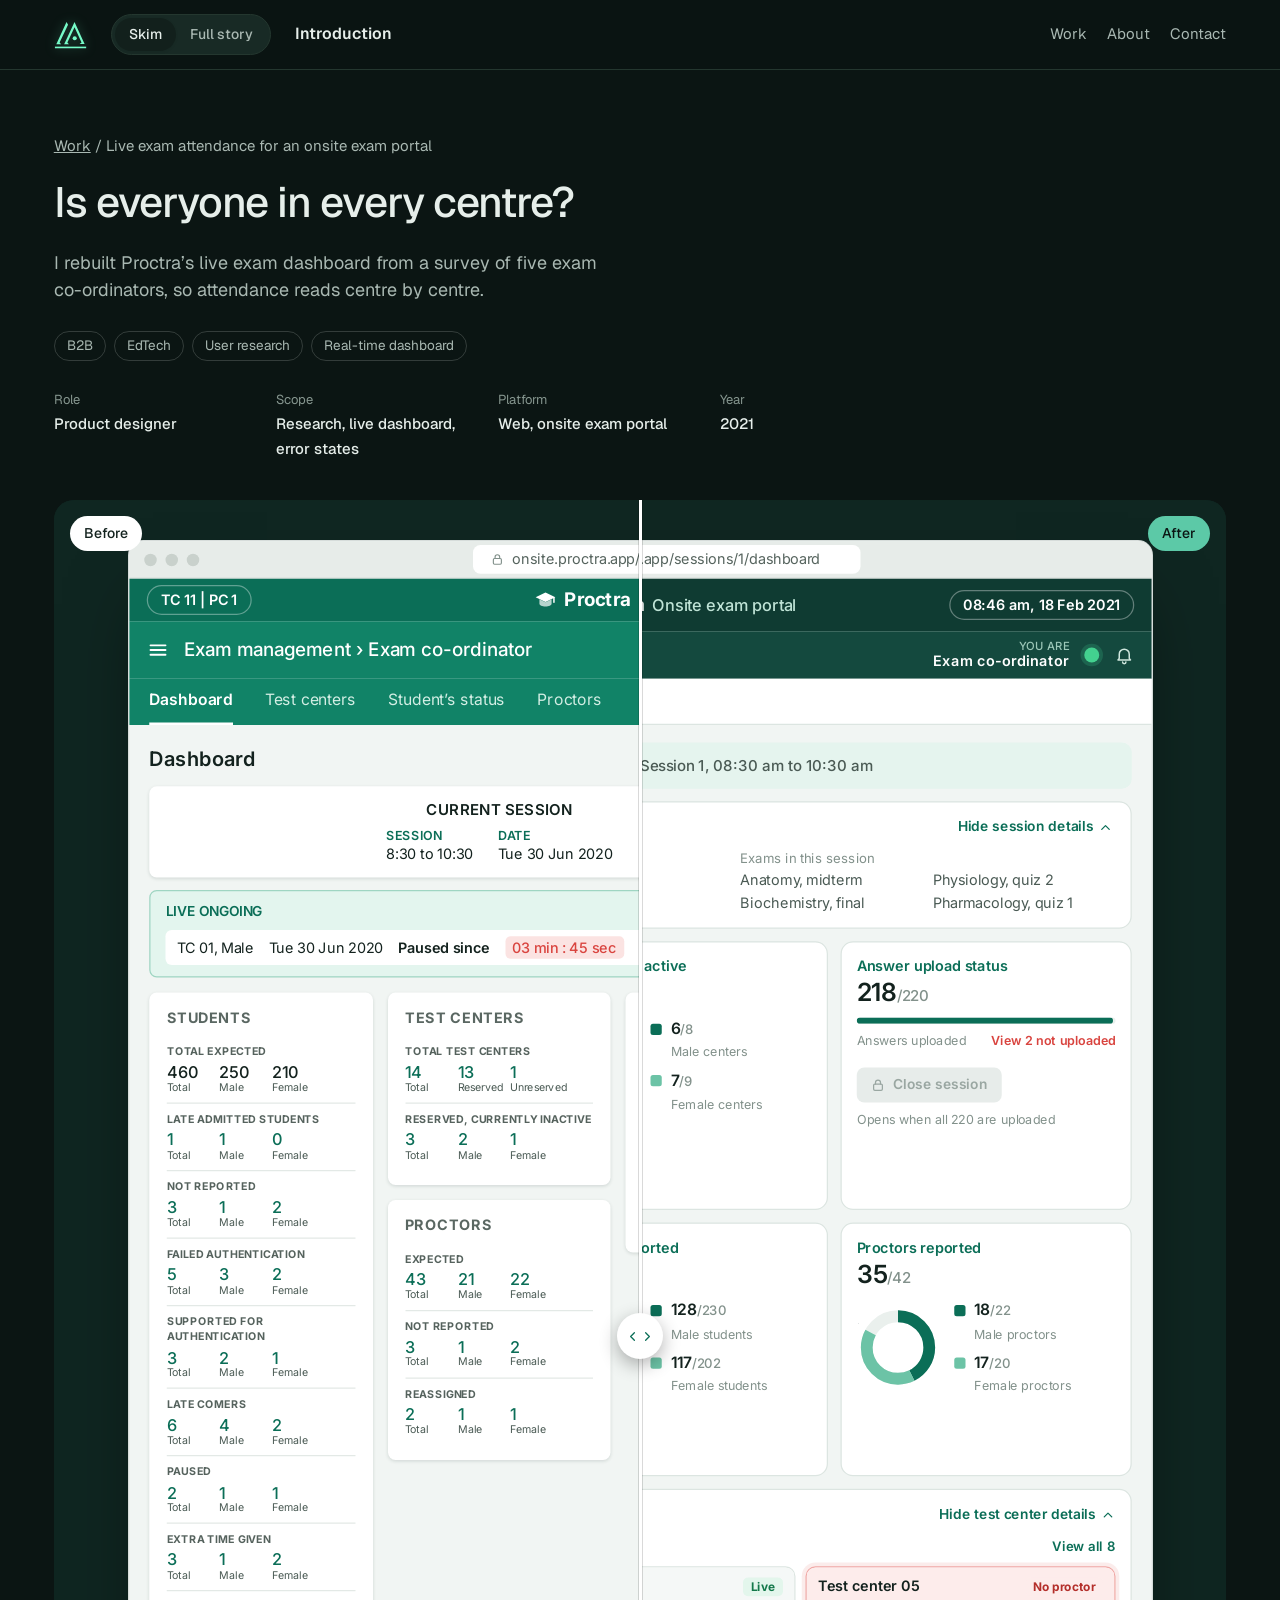
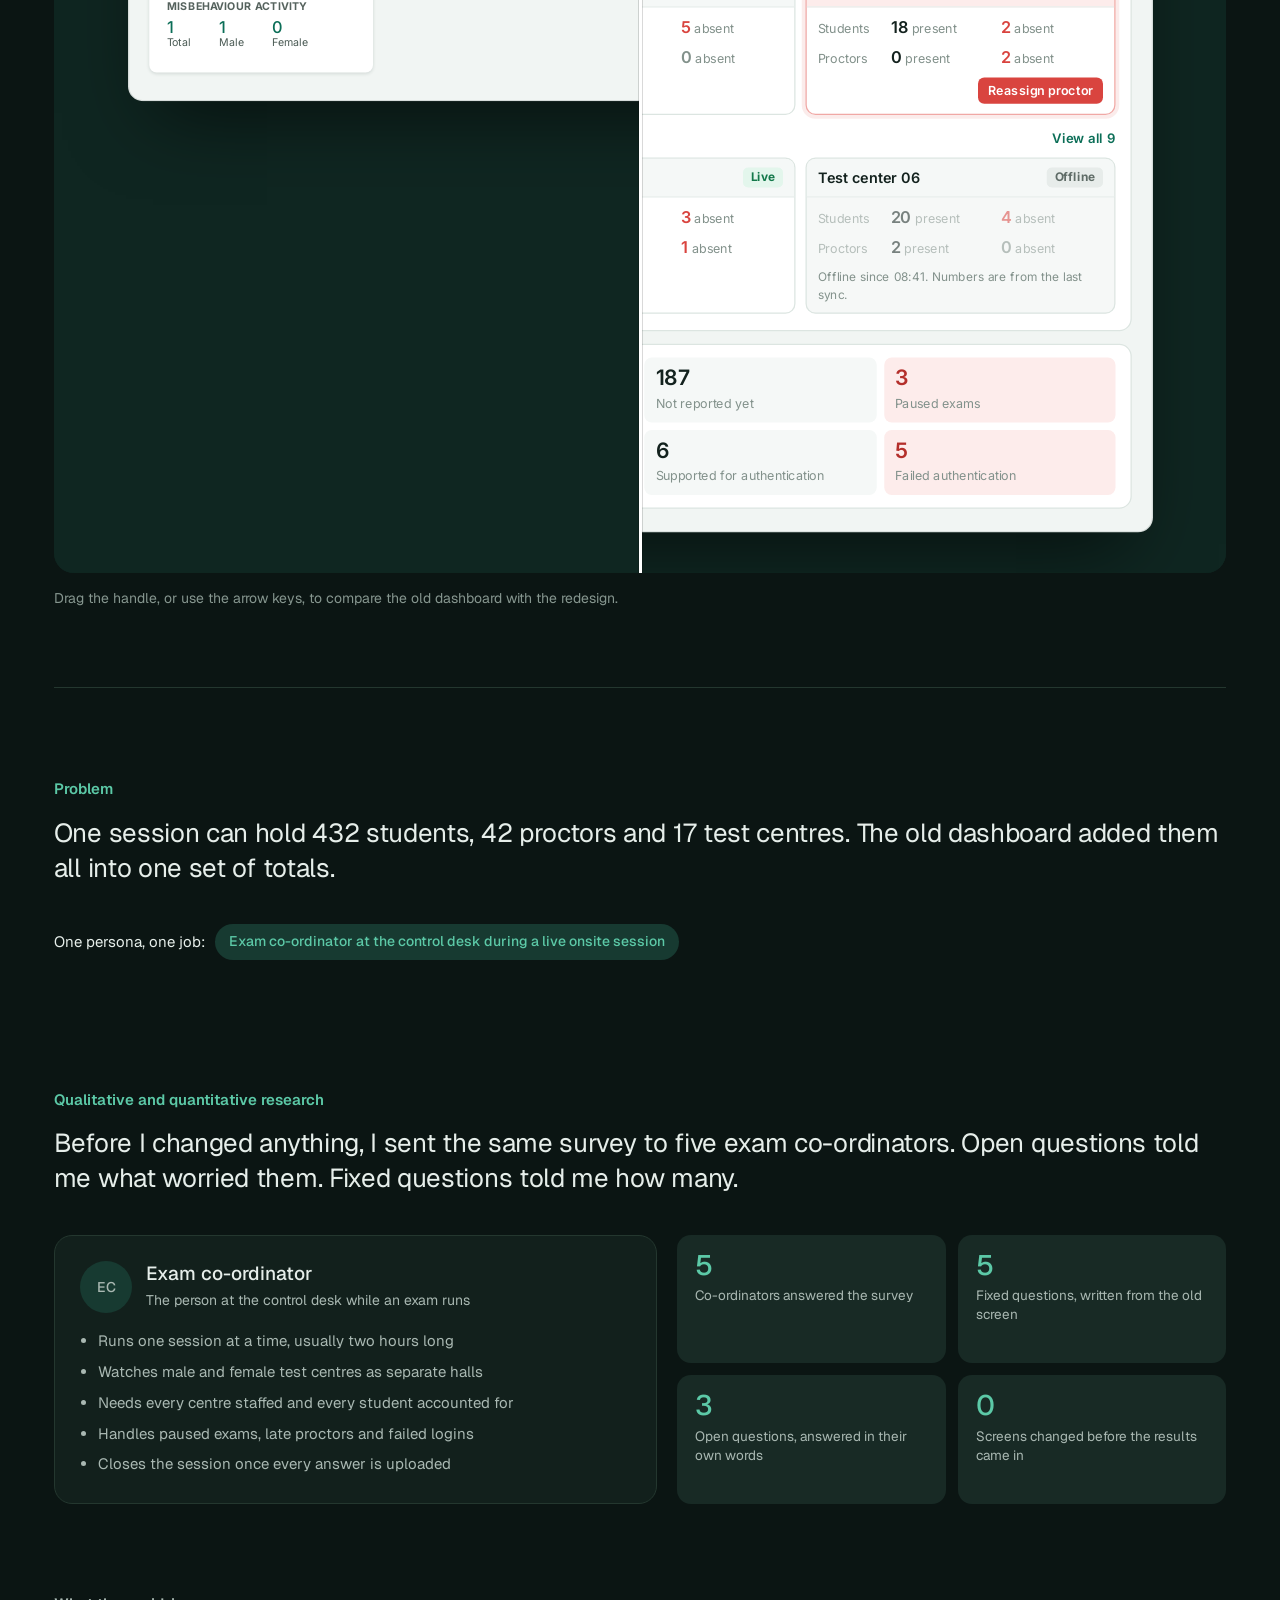
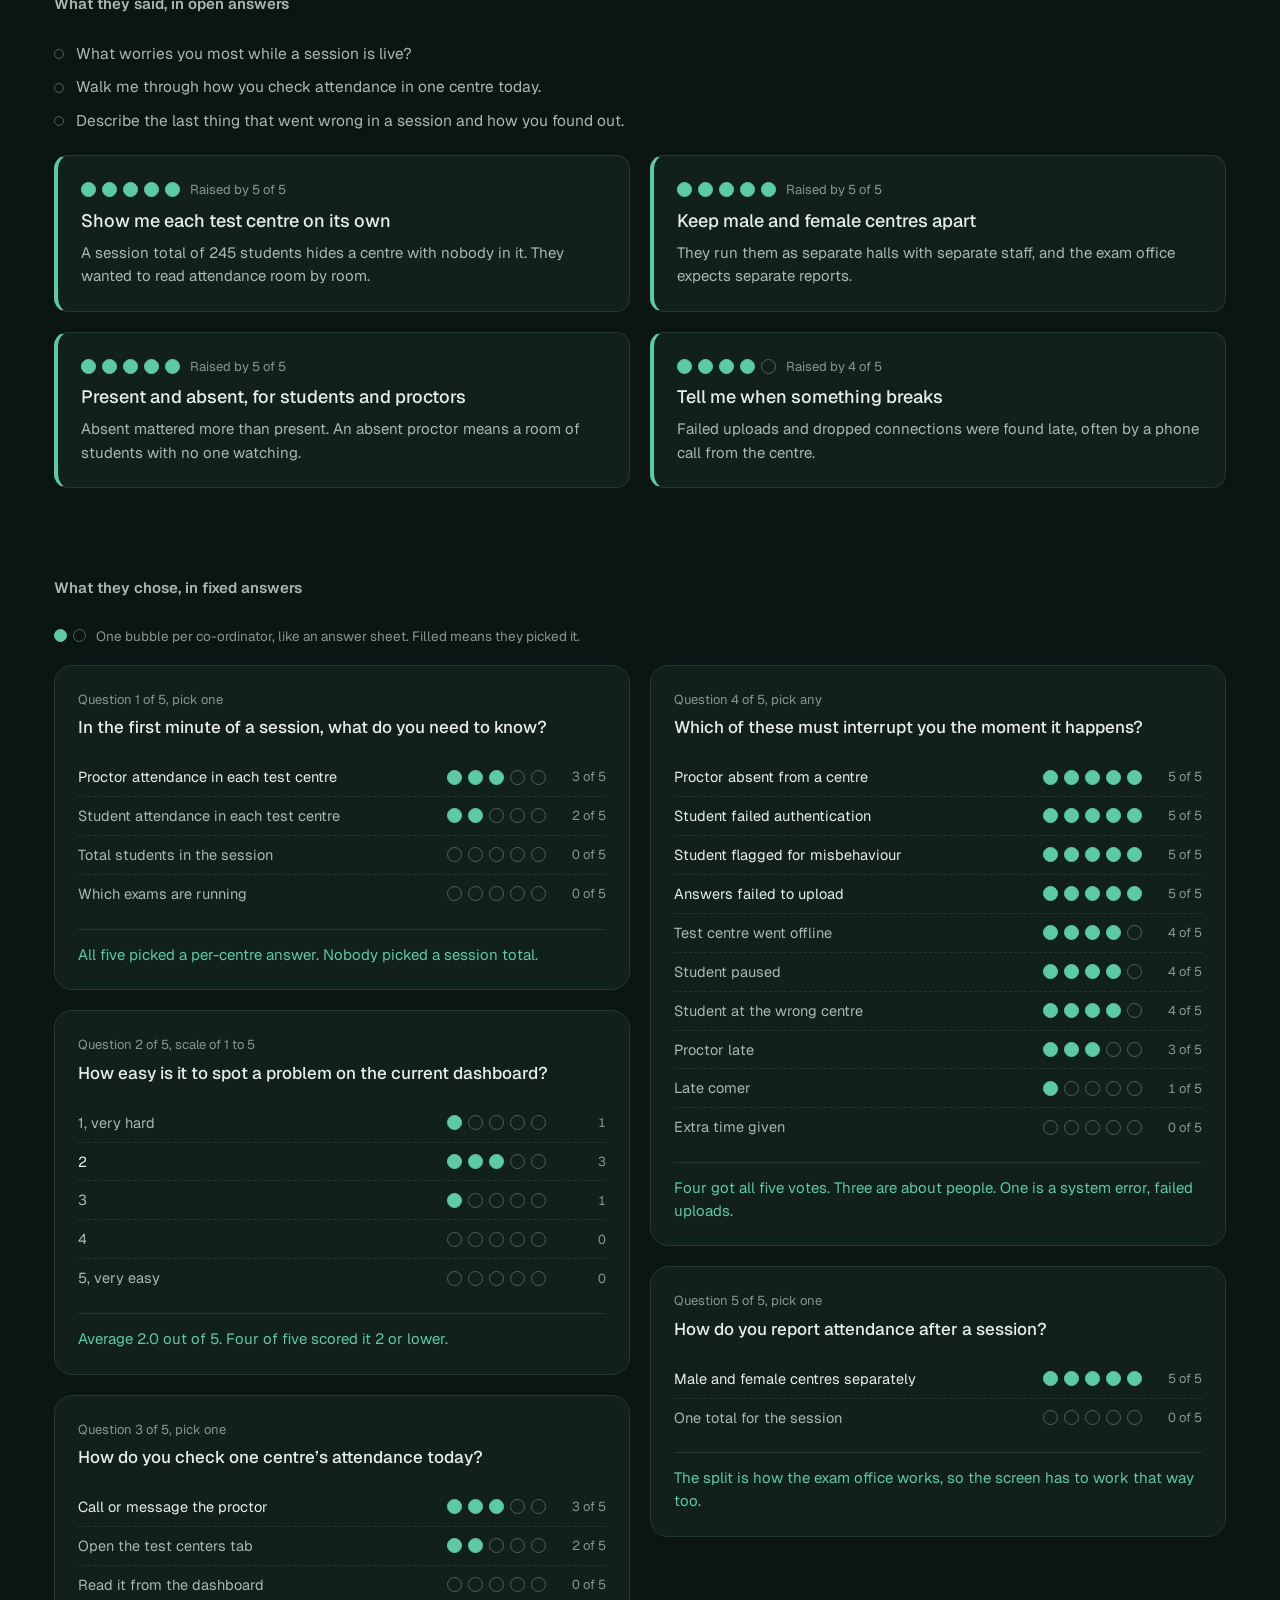
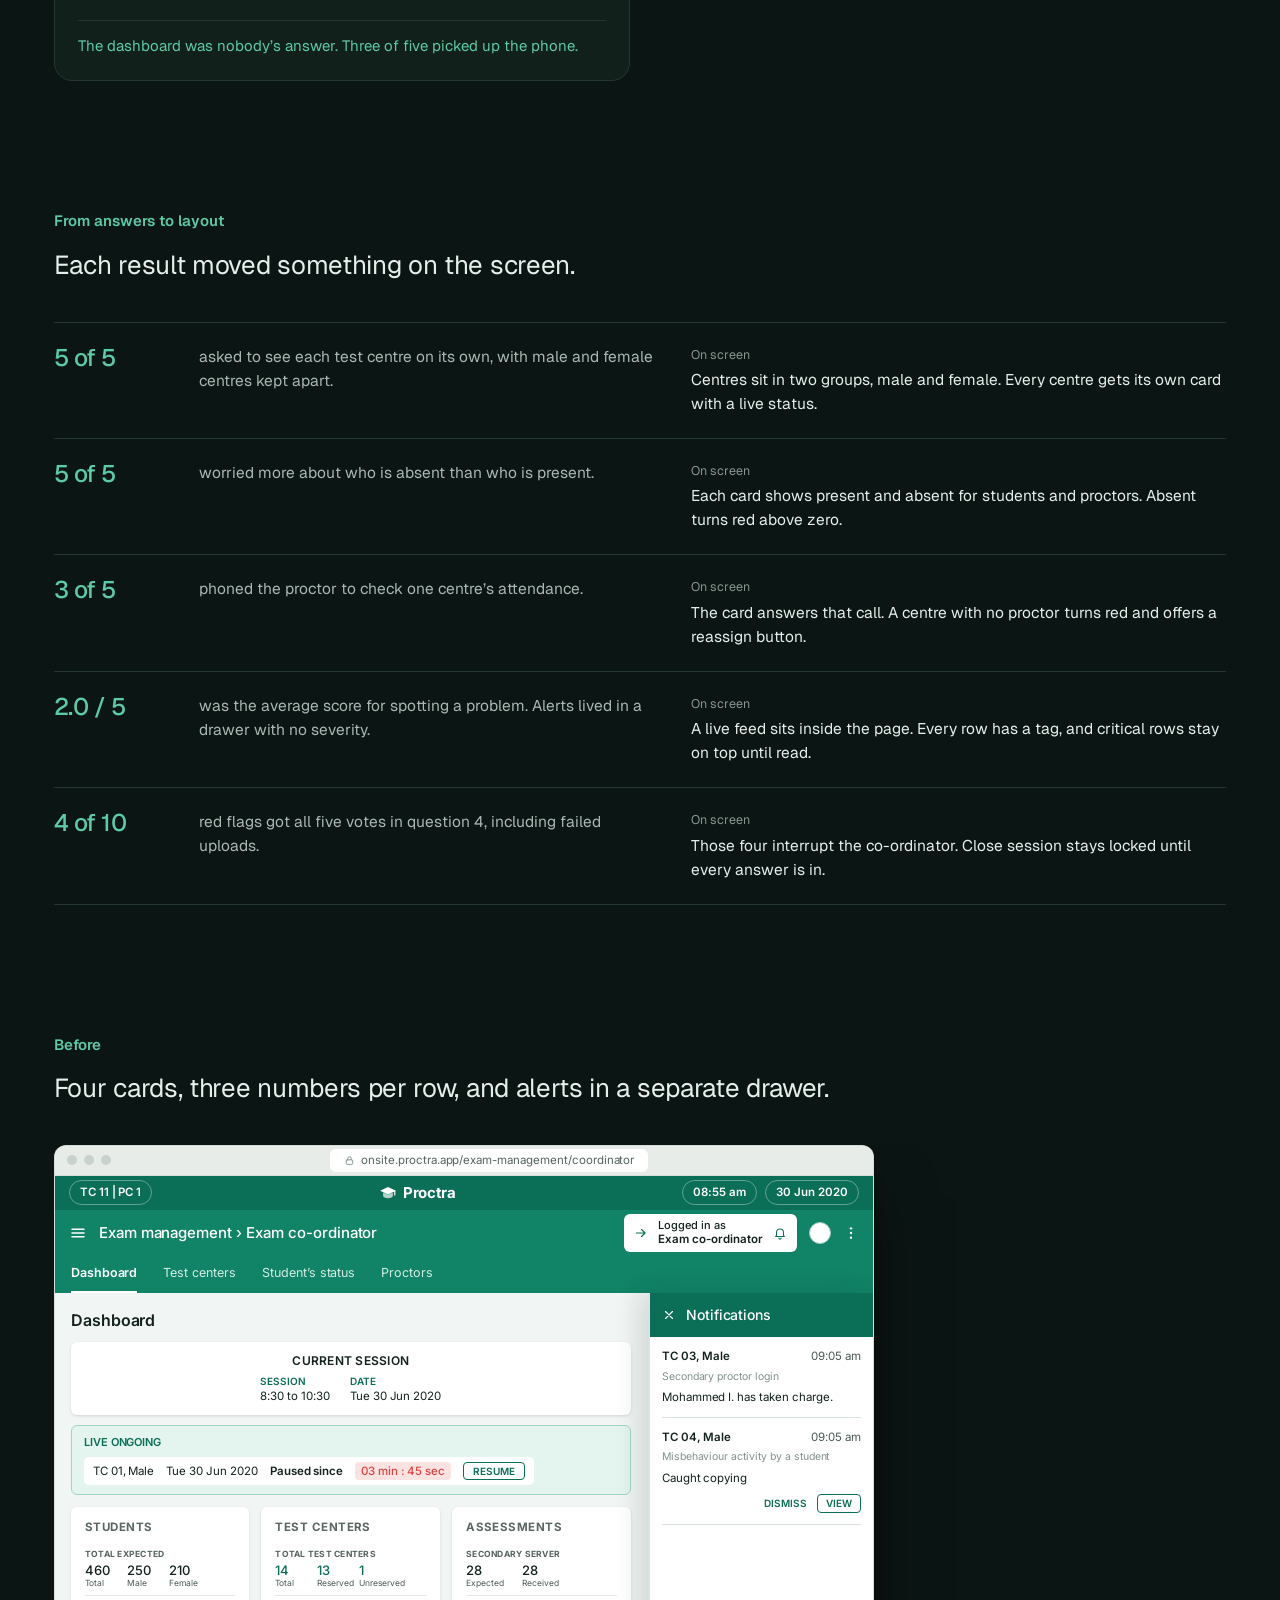
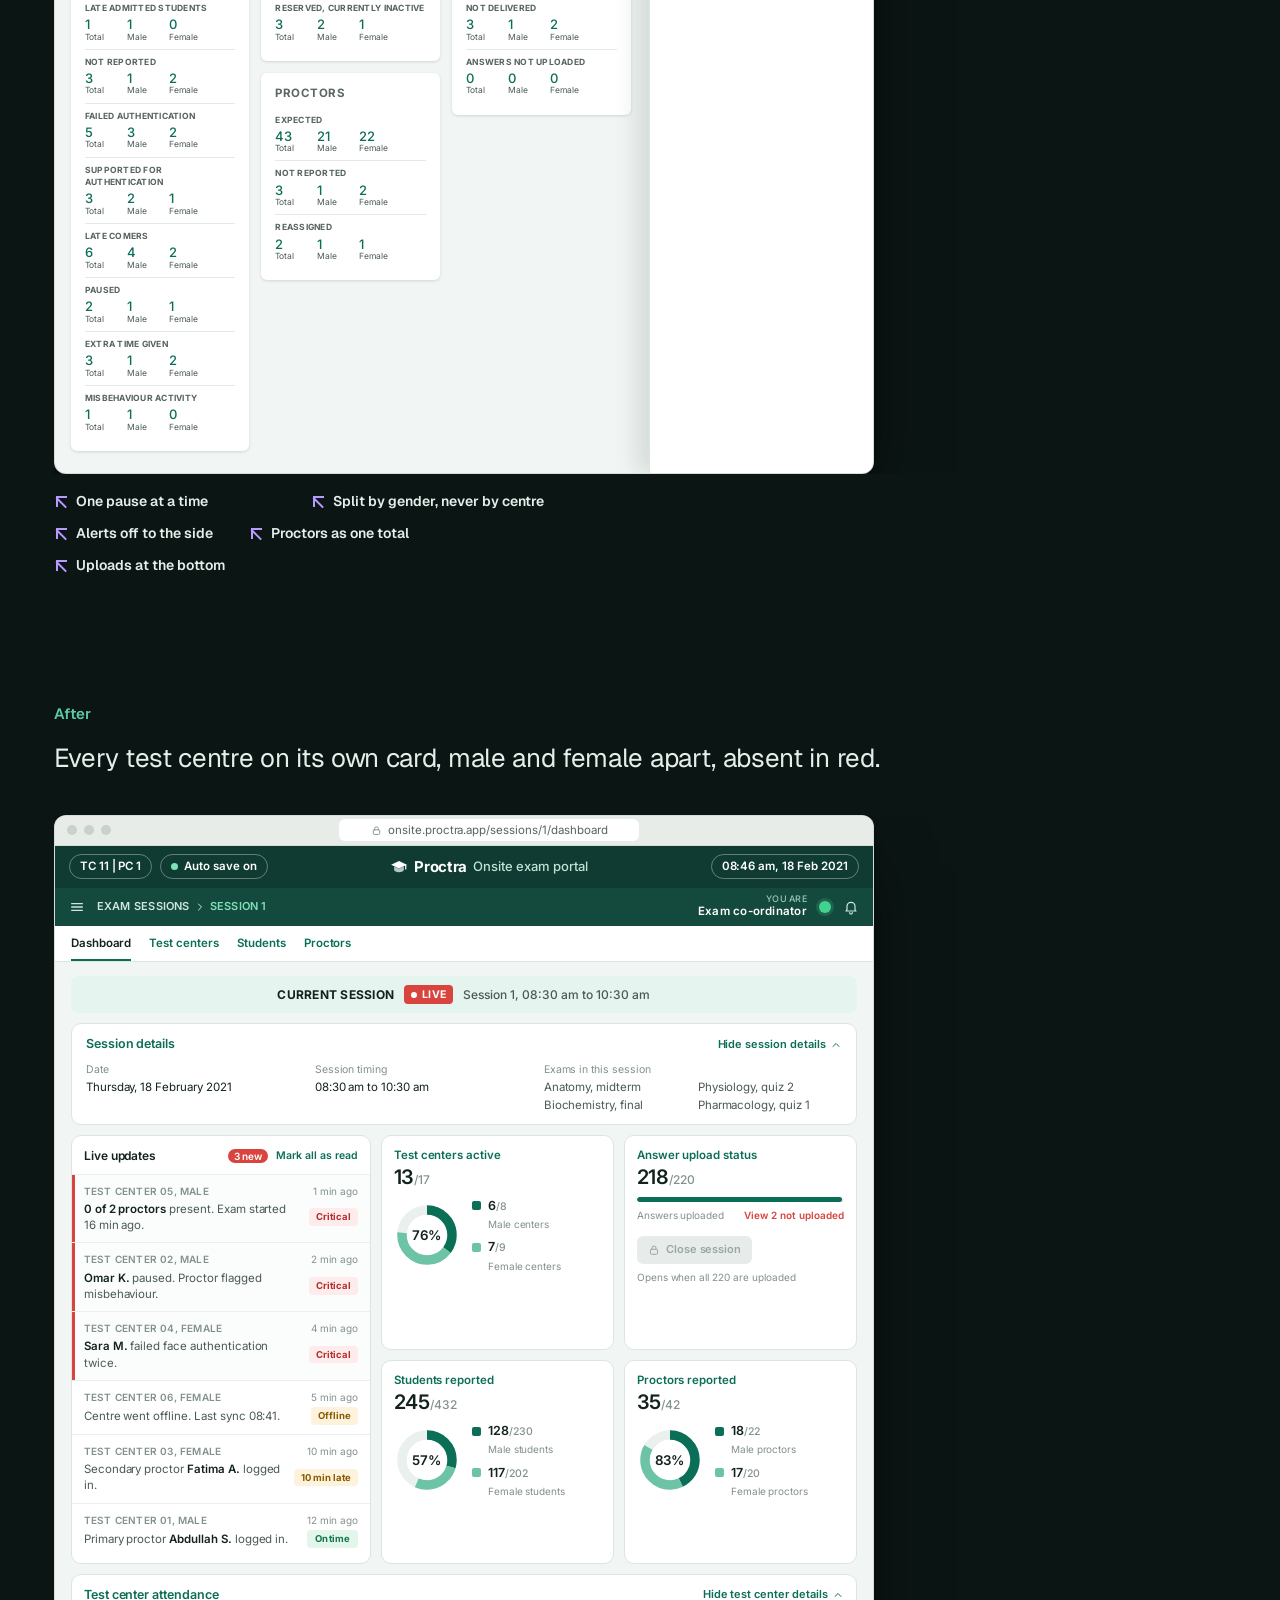
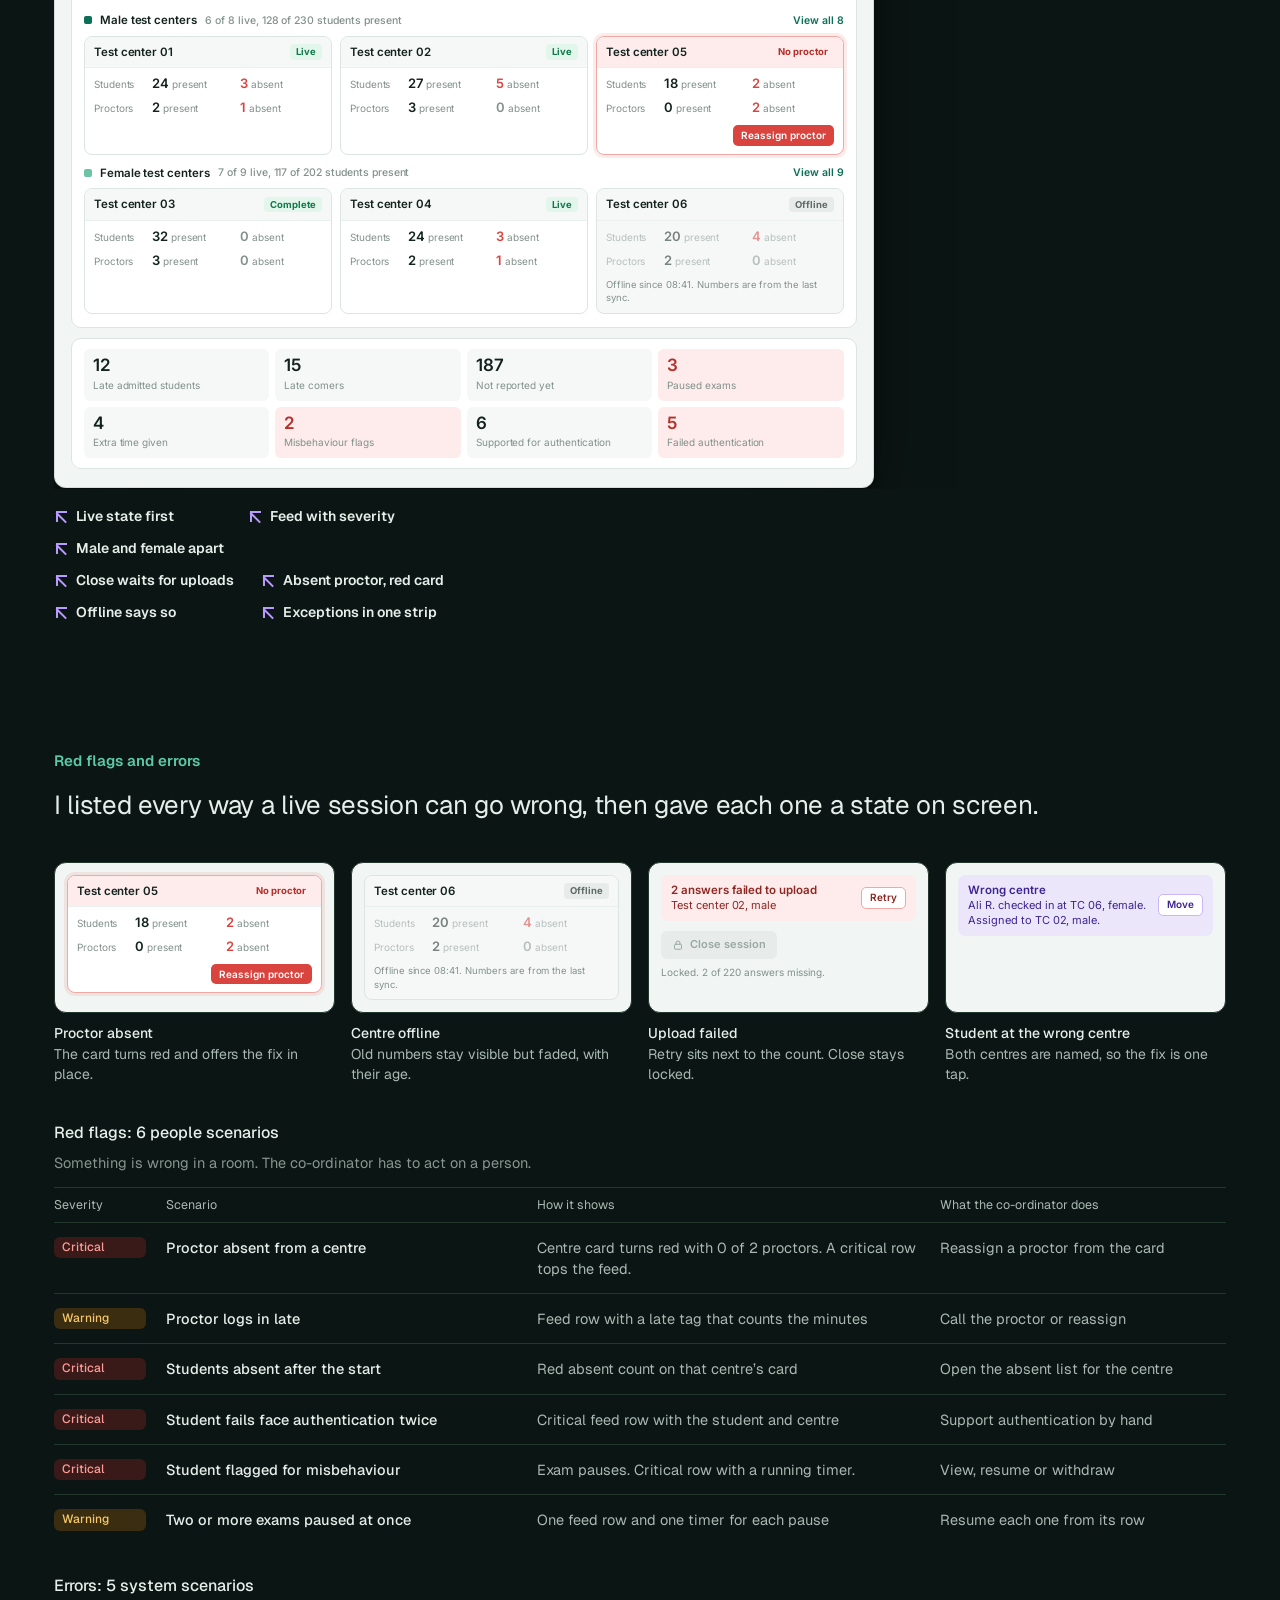
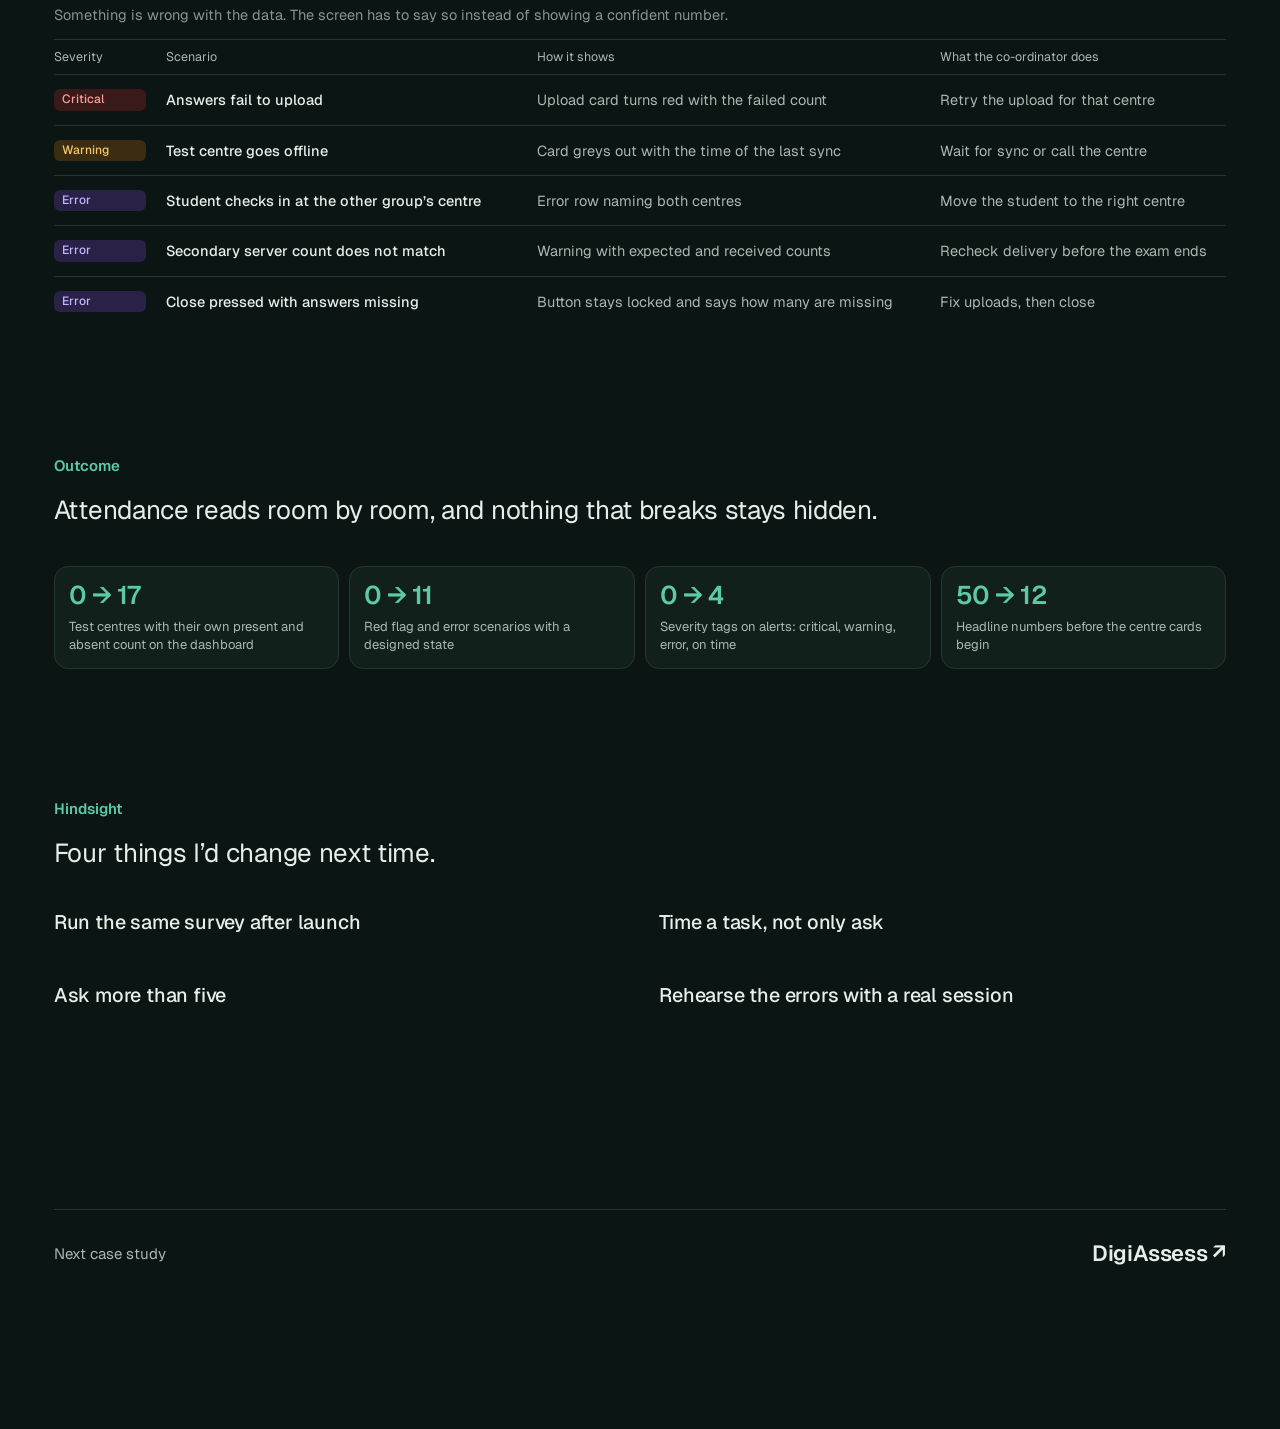
<file: proctra.html>
<!DOCTYPE html>
<html data-theme="dark" lang="en">
<head>
<meta charset="utf-8">
<meta name="color-scheme" content="dark">
<meta name="description" content="Case study: live exam attendance for exam co-ordinators, built from a qualitative and quantitative survey of five users. Afnan, product designer.">
<meta property="og:title" content="Exam co-ordinators had one question during a live exam: is everyone in every centre?">
<link rel="icon" href="data:image/svg+xml,%3Csvg%20xmlns%3D%22http%3A//www.w3.org/2000/svg%22%20viewBox%3D%220%200%20122%20122%22%3E%3Crect%20width%3D%22122%22%20height%3D%22122%22%20rx%3D%2226%22%20fill%3D%22%23111312%22/%3E%3Cg%20transform%3D%22translate%280%209%29%22%20fill%3D%22%2376FBC8%22%3E%3Cpath%20d%3D%22M48.2%2011L53.2%2020L26%2077.2L31%2082.6H15.4Z%22/%3E%3Cpath%20d%3D%22M74%2011L106.4%2082.2H90.4L96.6%2076.8L74%2028L51%2077L56%2082.6H40.6Z%22/%3E%3Ccircle%20cx%3D%2274.6%22%20cy%3D%2263.6%22%20r%3D%226.6%22/%3E%3Crect%20x%3D%2211%22%20y%3D%2290.4%22%20width%3D%22100.4%22%20height%3D%225.2%22/%3E%3C/g%3E%3C/svg%3E">
<meta name="viewport" content="width=device-width, initial-scale=1, viewport-fit=cover">
<title>Proctra: live exam attendance | Afnan</title>
<link rel="preconnect" href="https://fonts.googleapis.com">
<link rel="preconnect" href="https://fonts.gstatic.com" crossorigin>
<link href="https://fonts.googleapis.com/css2?family=Geist:wght@400;500;600;700&family=Inter:wght@400;500;600;700&family=Newsreader:opsz,wght@6..72,300;6..72,400&display=swap" rel="stylesheet">
<style>
/* ---------- Portfolio shell tokens: exam-hall green, violet marking pen ---------- */
:root{
  --bg:#F2F5F3; --surface:#FFFFFF; --sunk:#E6ECE9; --ink:#13221E; --ink-2:#45554F; --ink-3:#6B7A74; --line:#D6DFDA;
  --brand:#0B6E57; --brand-ink:#FFFFFF; --brand-soft:#DCEFE8;
  --annot:#6D3FD6; --annot-halo:rgba(255,255,255,.92);
  --navy:#0E2E27;
  --bub:#9AA8A2;
  --shadow:0 30px 70px -20px rgba(14,46,39,.28), 0 2px 6px rgba(14,46,39,.06);
  color-scheme:light;
}
@media (prefers-color-scheme: dark){
  :root:not([data-theme="light"]){
    --bg:#0B1513; --surface:#12201C; --sunk:#182A25; --ink:#E6EEEA; --ink-2:#A9B8B2; --ink-3:#86968F; --line:#24372F;
    --brand:#5CC9A7; --brand-ink:#0B1513; --brand-soft:#173A31;
    --annot:#B79BFF; --annot-halo:rgba(11,21,19,0);
    --navy:#0F2621;
    --bub:#4F625B;
    --shadow:0 30px 70px -20px rgba(0,0,0,.7), 0 2px 6px rgba(0,0,0,.3);
    color-scheme:dark;
  }
}
:root[data-theme="dark"]{
  --bg:#0B1513; --surface:#12201C; --sunk:#182A25; --ink:#E6EEEA; --ink-2:#A9B8B2; --ink-3:#86968F; --line:#24372F;
  --brand:#5CC9A7; --brand-ink:#0B1513; --brand-soft:#173A31;
  --annot:#B79BFF; --annot-halo:rgba(11,21,19,0);
  --navy:#0F2621;
  --bub:#4F625B;
  --shadow:0 30px 70px -20px rgba(0,0,0,.7), 0 2px 6px rgba(0,0,0,.3);
  color-scheme:dark;
}
:root{box-sizing:border-box;padding-top:env(safe-area-inset-top,0px);padding-bottom:env(safe-area-inset-bottom,0px)}
html{scroll-padding-top:calc(env(safe-area-inset-top,0px) + 96px);scroll-behavior:smooth}
*,*::before,*::after{box-sizing:inherit}
body{margin:0;background:var(--bg);color:var(--ink);font-family:Geist,ui-sans-serif,system-ui,-apple-system,"Segoe UI",Roboto,sans-serif;font-size:clamp(16px,.35vw + 12px,19px);line-height:1.65;-webkit-font-smoothing:antialiased}
body::before{content:"";position:fixed;inset:0 0 auto;height:env(safe-area-inset-top,0px);z-index:30;background:var(--bg)}
img{max-width:100%}
a{color:var(--brand)}
:focus-visible{outline:2px solid var(--brand);outline-offset:3px;border-radius:4px}
@media (prefers-reduced-motion: reduce){html{scroll-behavior:auto}*{transition:none!important}}

/* ---------- Header with progress index ---------- */
.site{position:sticky;top:env(safe-area-inset-top,0px);z-index:20;background:color-mix(in srgb,var(--bg) 90%,transparent);backdrop-filter:blur(12px);-webkit-backdrop-filter:blur(12px);border-bottom:1px solid var(--line)}
.site-in{max-width:1920px;margin:0 auto;padding:14px clamp(24px,4.2vw,80px);display:flex;align-items:center;gap:24px}
.site b{font-weight:600;font-size:16px}
.site nav.links{display:flex;gap:20px;margin-left:auto;font-size:15px}
.site nav.links a{color:var(--ink-2);text-decoration:none}
.site nav.links a:hover{color:var(--ink)}
.mode{display:inline-flex;background:var(--sunk);border:1px solid var(--line);border-radius:999px;padding:3px}
.mode button{font:inherit;font-size:14px;font-weight:500;border:0;background:transparent;color:var(--ink-2);padding:5px 14px;border-radius:999px;cursor:pointer}
.mode button[aria-pressed="true"]{background:var(--surface);color:var(--ink);box-shadow:0 1px 3px rgba(0,0,0,.08)}

.prog{position:absolute;left:0;right:0;bottom:-1px;height:3px;background:transparent}
.prog i{display:block;height:100%;width:100%;background:var(--brand);transform-origin:0 50%;transform:scaleX(0)}
.now{display:none;font-size:14px;color:var(--ink-2);min-width:0;white-space:nowrap;overflow:hidden;text-overflow:ellipsis}
.now b{font-weight:600;color:var(--ink)}
.wrap{max-width:1920px;margin:0 auto;padding:0 clamp(24px,4.2vw,80px)}

/* ---------- Hero ---------- */
.hero{display:grid;grid-template-columns:minmax(0,1.35fr) minmax(0,1fr);gap:clamp(40px,5vw,112px);padding:clamp(56px,6vw,112px) 0 clamp(72px,7vw,140px);align-items:center}
.kicker{font-size:15px;color:var(--ink-2);margin:0 0 20px}
.kicker a{color:var(--ink-2)}
h1{font-size:clamp(34px,3.3vw,64px);line-height:1.1;letter-spacing:-.025em;font-weight:500;margin:0 0 24px}
.lede{font-size:clamp(18px,1.05vw + 4px,24px);line-height:1.5;color:var(--ink-2);margin:0 0 36px}
.meta{display:grid;grid-template-columns:repeat(4,minmax(0,1fr));gap:28px;margin:0 0 36px;padding:0}
.meta div{display:flex;flex-direction:column}
.meta dt{font-size:13px;color:var(--ink-3)}
.meta dd{margin:2px 0 0;font-size:15px;font-weight:500}
.kpis{display:grid;grid-template-columns:repeat(4,minmax(0,1fr));gap:10px;margin:0}
.kpi{background:var(--surface);border:1px solid var(--line);border-radius:14px;padding:14px}
.kpi strong{display:block;font-size:clamp(22px,2vw,28px);white-space:nowrap;line-height:1.1;letter-spacing:-.02em;color:var(--brand);font-weight:600}
.kpi span{display:block;font-size:13px;line-height:1.4;color:var(--ink-2);margin-top:8px}
.nda{font-size:13px;color:var(--ink-3);margin-top:20px}
.how{margin-top:28px;font-size:15px;color:var(--ink-2)}
.how summary{cursor:pointer;font-weight:500;color:var(--brand)}
.how b{color:var(--ink);font-weight:600}

.stage{background:var(--navy);border-radius:24px;padding:clamp(24px,3vw,56px);position:relative;overflow:hidden}
.stage .hpn{max-width:560px;margin:0 auto}
.stage::before{content:"";position:absolute;inset:0;background:radial-gradient(600px 300px at 90% -10%,rgba(92,201,167,.22),transparent 60%),radial-gradient(500px 300px at -10% 110%,rgba(11,110,87,.35),transparent 60%);pointer-events:none}

/* ---------- Content column ---------- */
.body{border-top:1px solid var(--line);padding:clamp(72px,7vw,140px) 0 160px;display:grid;grid-template-columns:minmax(0,1fr) 220px;gap:clamp(48px,5vw,120px)}
.toc{position:sticky;top:112px;align-self:start;font-size:14.5px}
.toc p{margin:0 0 16px;font-size:13px;color:var(--ink-3)}
.toc ol{list-style:none;margin:0;padding:0;position:relative}
.toc ol::before{content:"";position:absolute;left:9px;top:12px;bottom:12px;width:2px;background:var(--line)}
.toc li{position:relative}
.toc a{display:flex;align-items:center;gap:12px;padding:7px 8px 7px 0;color:var(--ink-3);text-decoration:none;border-radius:8px;transition:color .15s}
.toc a:hover{color:var(--ink)}
.ck{position:relative;z-index:1;width:20px;height:20px;border-radius:50%;border:2px solid var(--line);background:var(--bg);display:grid;place-items:center;flex:none;transition:background .2s,border-color .2s}
.ck svg{width:12px;height:12px;color:var(--brand-ink);opacity:0;transition:opacity .2s}
.toc a.done{color:var(--ink-2)}
.toc a.done .ck{background:var(--brand);border-color:var(--brand)}
.toc a.done .ck svg{opacity:1}
.toc a[aria-current="true"]{color:var(--ink);font-weight:600}
.toc a[aria-current="true"] .ck{border-color:var(--brand)}
.toc a[aria-current="true"] .ck::after{content:"";width:8px;height:8px;border-radius:50%;background:var(--brand)}
.toc .tt{margin:20px 0 0;font-size:13px;color:var(--ink-3)}
section{padding:0 0 clamp(120px,10vw,200px)}
.txt{margin-bottom:clamp(36px,3vw,56px)}
section h2{font-size:clamp(22px,1.25vw + 10px,34px);line-height:1.35;letter-spacing:-.012em;font-weight:400;color:var(--ink);margin:0}
.sec-name{font-size:15px;font-weight:600;color:var(--brand);margin:0 0 14px}
.p{font-size:inherit;color:var(--ink-2);margin:16px 0 0}
.skim .full{display:none}
.skim-only{display:none}
.skim .skim-only{display:inline}

.pains{display:grid;grid-template-columns:repeat(3,minmax(0,1fr));gap:20px;margin-top:0}
.pain{background:var(--surface);border:1px solid var(--line);border-radius:16px;padding:clamp(22px,2vw,32px)}
.pain h3{font-size:18px;margin:0 0 8px;font-weight:600}
.pain p{margin:0;font-size:15px;color:var(--ink-2);line-height:1.55}
.users{display:flex;gap:10px;flex-wrap:wrap;margin-top:28px;align-items:center;font-size:15px}
.tag{background:var(--brand-soft);color:var(--brand);font-weight:500;border-radius:999px;padding:6px 14px;font-size:14px}

.rules{display:grid;grid-template-columns:repeat(5,minmax(0,1fr));gap:0;border-top:1px solid var(--line)}
.rule{padding:22px 28px 0 0}
.rule b{display:block;font-size:16px;font-weight:600;margin-bottom:4px}
.rule span{font-size:14px;color:var(--ink-2);line-height:1.5}

.cap{font-size:13px;color:var(--ink-3);margin:18px 0 0;text-align:center}
.sub-h{font-size:15px;font-weight:600;color:var(--ink-2);margin:88px 0 24px}
.txt + .sub-h{margin-top:0}

/* ---------- Annotated figure ---------- */
.anno{margin:0;position:relative}
.anno-stage{position:relative;width:1180px;display:grid;grid-template-columns:160px 820px 160px;column-gap:20px;align-items:start;transform-origin:0 0}
.anno-col{position:relative}
.an{position:absolute;left:0;right:0;font-size:13px;line-height:1.45;cursor:default;outline:none}
.anno-col.l .an{text-align:right}
.an b{display:block;font-size:14px;font-weight:600;color:var(--ink);line-height:1.3}
.an p{margin:4px 0 0;color:var(--ink-2)}
.skim .an p{display:none}
.an:hover b,.an:focus-visible b,.an.on b{color:var(--annot)}
.anno-svg{position:absolute;left:0;top:0;pointer-events:none;overflow:visible;z-index:5;color:var(--annot)}
.anno-svg .halo{stroke:var(--annot-halo);stroke-width:5;fill:none;stroke-linecap:round}
.anno-svg .ln{stroke:currentColor;stroke-width:1.6;fill:none;stroke-linecap:round;transition:stroke-width .15s}
.anno-svg .ln.on{stroke-width:2.6}
.anno-svg .st{fill:currentColor}
.anno-hit{outline:2px solid var(--annot)!important;outline-offset:3px;border-radius:6px}
.shot-fit{position:relative}
.anno.stacked .anno-stage{width:100%;display:flex;flex-direction:column}
.anno.stacked .shot-fit{order:-1;overflow:hidden;width:100%;min-width:0}
.anno.stacked .anno-col{display:grid;grid-template-columns:repeat(2,minmax(0,1fr));gap:14px 24px;height:auto!important;margin-top:18px}
.anno.stacked .anno-col.r{margin-top:14px}
.anno.stacked .an{position:static;text-align:left!important;padding-left:22px;position:relative}
.anno.stacked .an::before{content:"";position:absolute;left:2px;top:4px;width:11px;height:11px;border-left:2px solid var(--annot);border-top:2px solid var(--annot);transform:rotate(0deg)}
.anno.stacked .an::after{content:"";position:absolute;left:3px;top:5px;width:14px;height:2px;background:var(--annot);transform-origin:0 0;transform:rotate(45deg)}
.anno.stacked .anno-svg{display:none}

/* ---------- Options ---------- */
.opts{display:grid;grid-template-columns:repeat(3,minmax(0,1fr));gap:clamp(20px,2.4vw,44px)}
.opt h3{font-size:19px;margin:14px 0 8px;font-weight:600}
.opt dl{margin:0;display:grid;gap:8px}
.opt dt{font-size:12.5px;color:var(--ink-3)}
.opt dt.t{color:var(--annot)}
.opt dd{margin:0;font-size:14.5px;color:var(--ink-2);line-height:1.5}
.thumb{height:clamp(170px,12vw,230px);border:1px solid var(--line);border-radius:12px;background:#F3F5F9;overflow:hidden;display:grid;grid-template-rows:18px 1fr}
.thumb .tb0{background:#0C1426}
.thumb .tin{display:grid;grid-template-columns:22px 1fr}
.thumb .tr{background:#fff;border-right:1px solid #E3E7EF}
.thumb .sk{display:block;height:8px;border-radius:4px;background:#DDE2EB}
.thumb .skrow{display:flex;gap:8px;margin-top:8px}
.decision{margin-top:40px;background:var(--brand-soft);color:var(--brand);border-radius:14px;padding:22px 26px;font-weight:500;font-size:inherit}

.hind{display:grid;grid-template-columns:repeat(3,minmax(0,1fr));gap:clamp(28px,3vw,56px)}
.hind h3{font-size:clamp(18px,.6vw + 12px,22px);line-height:1.35;letter-spacing:-.01em;margin:0 0 8px;font-weight:500}
.hind p{margin:0;font-size:15px;color:var(--ink-2)}
.next{grid-column:1/-1;display:flex;justify-content:space-between;align-items:center;gap:24px;margin:0;border-top:1px solid color-mix(in srgb,var(--ink) 14%,transparent);padding:28px 0 0;font-family:Geist,ui-sans-serif,system-ui,-apple-system,"Segoe UI",Roboto,sans-serif;font-size:15px;line-height:1.4;color:var(--ink-2)}
.next > span{color:var(--ink-2);font-weight:400}
.next a{font-size:22px;font-weight:600;letter-spacing:-.01em;text-decoration:none;color:var(--ink);white-space:nowrap}
.next a:hover{color:var(--brand)}
@media (max-width:720px){.next{flex-direction:column;align-items:flex-start;gap:8px}.next a{white-space:normal}}

/* ---------- Overrides for this case study ---------- */
.pains{grid-template-columns:repeat(2,minmax(0,1fr))}
.hind{grid-template-columns:repeat(2,minmax(0,1fr));row-gap:clamp(32px,3vw,48px)}

/* ---------- Research: persona and answer sheet ---------- */
.persona{display:grid;grid-template-columns:minmax(0,1.1fr) minmax(0,1fr);gap:20px;margin-bottom:24px}
.pcard{background:var(--surface);border:1px solid var(--line);border-radius:18px;padding:clamp(22px,2vw,32px)}
.ph-row{display:flex;gap:14px;align-items:center;margin-bottom:16px}
.pav{width:52px;height:52px;border-radius:50%;background:var(--brand-soft);color:var(--brand);display:grid;place-items:center;font-weight:500;font-size:18px;flex:none}
.ph-row b{display:block;font-size:19px;font-weight:500;line-height:1.25}
.ph-row span{font-size:14px;color:var(--ink-2)}
.pcard ul{margin:0;padding:0 0 0 18px;font-size:15px;color:var(--ink-2);display:grid;gap:6px}
.method{display:grid;grid-template-columns:repeat(2,minmax(0,1fr));gap:12px}
.mbox{background:var(--sunk);border-radius:14px;padding:16px 18px}
.mbox strong{display:block;font-size:clamp(26px,2.2vw,34px);font-weight:500;line-height:1.05;color:var(--brand);letter-spacing:-.02em}
.mbox span{display:block;font-size:13.5px;color:var(--ink-2);margin-top:6px;line-height:1.4}

.qs{display:grid;grid-template-columns:minmax(0,1fr) minmax(0,1fr);gap:20px;align-items:start}
.qcol{display:grid;gap:20px}
.q{background:var(--surface);border:1px solid var(--line);border-radius:18px;padding:clamp(20px,1.8vw,28px)}
.qn{font-size:13px;color:var(--ink-3);margin:0 0 6px}
.q h3{font-size:17px;line-height:1.4;font-weight:500;margin:0 0 18px}
.opt{display:grid;grid-template-columns:minmax(0,1fr) auto 46px;gap:14px;align-items:center;padding:7px 0;border-top:1px dashed var(--line);font-size:14.5px;color:var(--ink-2)}
.opt:first-of-type{border-top:0}
.opt.top{color:var(--ink);font-weight:400}
.bubs{display:flex;gap:6px}
.bub{width:15px;height:15px;border-radius:50%;border:1.5px solid var(--bub);display:block}
.bub.f{background:var(--brand);border-color:var(--brand)}
.opt em{font-style:normal;font-size:13px;color:var(--ink-3);text-align:right;font-variant-numeric:tabular-nums}
.take{margin:16px 0 0;padding-top:14px;border-top:1px solid var(--line);font-size:15px;color:var(--brand);font-weight:400;line-height:1.5}
.qkey{display:flex;align-items:center;gap:10px;font-size:13.5px;color:var(--ink-3);margin:0 0 18px}
.qkey .bub{width:13px;height:13px}

/* ---------- Findings map ---------- */
.map{border-top:1px solid var(--line)}
.mrow{display:grid;grid-template-columns:120px minmax(0,1fr) minmax(0,1.15fr);gap:clamp(18px,2vw,36px);padding:22px 0;border-bottom:1px solid var(--line);align-items:start}
.mrow strong{font-size:clamp(24px,1.8vw,30px);font-weight:500;color:var(--brand);line-height:1.1;letter-spacing:-.02em;white-space:nowrap}
.mrow p{margin:0;font-size:15.5px;line-height:1.55;color:var(--ink-2)}
.mrow p.chg{color:var(--ink)}
.mrow small{display:block;font-size:12.5px;color:var(--ink-3);margin-bottom:4px}

/* =========================================================
   Product UI: Proctra rebuilt. Fixed light theme, like a screenshot.
   ========================================================= */
.ui{
  --u-bg:#F1F5F3; --u-card:#FFFFFF; --u-line:#DCE5E1; --u-line2:#EAF0ED;
  --u-ink:#13221E; --u-ink2:#4A5A54; --u-ink3:#82918B;
  --u-nav:#0F3B32; --u-nav2:#14493E;
  --u-pri:#0B6E57; --u-pri2:#6CC3A6; --u-pri-soft:#E1F2EB;
  --u-crit:#D9443F; --u-crit-soft:#FDECEB; --u-warn:#B87A00; --u-warn-soft:#FDF3DC;
  --u-good:#1E9E61; --u-good-soft:#E3F6EC; --u-info:#3A78B5; --u-info-soft:#E6EFF8;
  font-family:Inter,ui-sans-serif,system-ui,-apple-system,"Segoe UI",sans-serif;
  font-size:13px;line-height:1.45;color:var(--u-ink);background:var(--u-bg);
  -webkit-font-smoothing:antialiased;letter-spacing:-.003em;text-align:left;font-weight:400;
}
.ui b{font-weight:600}
.ui svg{width:16px;height:16px;flex:none}
.shot{width:820px;border-radius:12px;overflow:hidden;box-shadow:var(--shadow);border:1px solid rgba(16,40,34,.12);position:relative;z-index:1;transform-origin:0 0}
.bwr{height:30px;background:#E7ECE9;display:flex;align-items:center;gap:7px;padding:0 12px;border-bottom:1px solid #D7DED9}
.bwr .bd{width:10px;height:10px;border-radius:50%;background:#C9D1CC}
.bwr .url{margin:0 auto;display:flex;align-items:center;gap:6px;background:#fff;border-radius:6px;padding:3px 14px;font-size:11.5px;color:#56645E;min-width:300px;justify-content:center}
.bwr .url svg{width:11px;height:11px;color:#82918B}
.logo{display:inline-flex;align-items:center;gap:6px;font-weight:700;font-size:15px;letter-spacing:-.02em;color:#fff}
.logo svg{width:18px;height:18px}
.logo small{font-weight:500;font-size:13px;color:#BFE3D6;letter-spacing:0}
.pillc{display:inline-flex;align-items:center;gap:6px;border:1px solid rgba(255,255,255,.35);border-radius:999px;padding:3px 10px;font-size:11.5px;font-weight:600;color:#fff;white-space:nowrap}
.pillc i{width:7px;height:7px;border-radius:50%;background:#7EE2B8}

/* ---- before ---- */
.otop{height:34px;background:var(--u-pri);display:flex;align-items:center;justify-content:space-between;padding:0 14px}
.otop .rt{display:flex;gap:8px}
.otitle{height:46px;background:#118367;display:flex;align-items:center;gap:12px;padding:0 14px;color:#fff;font-size:15px;font-weight:500}
.otitle svg{width:18px;height:18px}
.otitle .lgi{margin-left:auto;display:flex;align-items:center;gap:10px;background:#fff;color:var(--u-ink);border-radius:6px;padding:5px 10px;font-size:11px;line-height:1.25}
.otitle .lgi b{display:block;font-size:11.5px}
.otitle .lgi svg{width:14px;height:14px;color:var(--u-pri)}
.otitle .avc{width:22px;height:22px;border-radius:50%;background:#fff;border:1px solid #9FCDBE}
.otabs{display:flex;gap:26px;background:#118367;padding:0 16px;font-size:12.5px;color:#D3EEE4}
.otabs span{padding:8px 0 9px;border-bottom:2px solid transparent}
.otabs span.on{color:#fff;border-bottom-color:#fff;font-weight:600}
.omain{position:relative;padding:16px 16px 22px;min-height:640px}
.oleft{width:560px}
.oh{font-size:16px;font-weight:600;margin:0 0 10px}
.ocard{background:#fff;border-radius:6px;box-shadow:0 1px 3px rgba(16,40,34,.14)}
.osess{text-align:center;padding:10px;font-size:11.5px}
.osess b{display:block;font-size:12px;letter-spacing:.02em}
.osess .sx{display:inline-grid;grid-template-columns:auto auto;gap:0 20px;text-align:left;margin-top:4px}
.osess .sx small{font-size:10px;color:var(--u-pri);font-weight:600}
.olive{margin:10px 0 12px;background:#E3F5EE;border:1px solid #9FD5C2;border-radius:6px;padding:9px 12px}
.olive>b{display:block;font-size:11px;color:var(--u-pri);margin-bottom:6px}
.olive .row{display:inline-flex;align-items:center;gap:12px;background:#fff;border-radius:5px;padding:5px 9px;font-size:11.5px}
.olive .tm{background:#FBE3E2;color:var(--u-crit);border-radius:4px;padding:1px 6px;font-weight:500}
.olive .rs{border:1px solid var(--u-pri);color:var(--u-pri);border-radius:4px;padding:1px 9px;font-size:10px;font-weight:600}
.ogrid{display:grid;grid-template-columns:repeat(3,minmax(0,1fr));gap:12px;align-items:start}
.ocol{display:grid;gap:12px}
.ob{padding:12px 14px}
.ob h5{margin:0 0 6px;font-size:11.5px;letter-spacing:.04em;color:#5A6762;font-weight:700}
.om{padding:6px 0 7px;border-bottom:1px solid #E3E9E6}
.om:last-child{border-bottom:0}
.om small{display:block;font-size:8.5px;font-weight:700;color:#55625D;letter-spacing:.03em;text-transform:uppercase;margin-bottom:3px}
.om .n3{display:grid;grid-template-columns:repeat(3,38px);gap:4px}
.om .n3.two{grid-template-columns:repeat(2,52px)}
.om .n3 div{font-size:13px;line-height:1.1;color:var(--u-pri);font-weight:500}
.om .n3.k div{color:var(--u-ink)}
.om .n3 div span{display:block;font-size:8.5px;color:var(--u-ink2);font-weight:400;margin-top:1px}
.odrawer{position:absolute;top:0;right:0;bottom:0;width:224px;background:#fff;box-shadow:-10px 0 24px rgba(16,40,34,.14);border-left:1px solid var(--u-line)}
.odh{background:var(--u-pri);color:#fff;display:flex;align-items:center;gap:10px;padding:12px 12px;font-size:14px;font-weight:500}
.odh svg{width:14px;height:14px}
.oni{margin:0 12px;padding:11px 0;border-bottom:1px solid #D9E1DD;font-size:11.5px}
.oni .h{display:flex;justify-content:space-between;font-weight:600}
.oni .h span{font-weight:400;color:var(--u-ink2)}
.oni small{display:block;color:var(--u-ink3);margin:4px 0 5px;font-size:10.5px}
.oni .ac{display:flex;justify-content:flex-end;gap:10px;align-items:center;margin-top:8px;font-size:10px;font-weight:600;color:var(--u-pri)}
.oni .ac span:last-child{border:1px solid var(--u-pri);border-radius:4px;padding:1px 8px}

/* ---- after ---- */
.atop{height:42px;background:var(--u-nav);display:flex;align-items:center;justify-content:space-between;padding:0 14px}
.atop .lt,.atop .rt{display:flex;gap:8px;align-items:center}
.asub{height:38px;background:var(--u-nav2);display:flex;align-items:center;gap:12px;padding:0 14px;color:#CFE6DD;font-size:11px;font-weight:600;letter-spacing:.02em}
.asub svg{width:16px;height:16px}
.asub .cr{display:flex;align-items:center;gap:4px}
.asub .cr svg{width:12px;height:12px}
.asub .cr b{color:#7EE2B8}
.asub .you{margin-left:auto;text-align:right;line-height:1.2;color:#fff;font-size:11.5px}
.asub .you small{display:block;font-size:9px;color:#9CC7B8;font-weight:500}
.asub .dot{width:12px;height:12px;border-radius:50%;background:#43D18F;box-shadow:0 0 0 3px rgba(67,209,143,.2)}
.atabs{display:flex;gap:18px;padding:0 16px;background:#fff;border-bottom:1px solid var(--u-line);font-size:11.5px;font-weight:600;color:var(--u-pri)}
.atabs span{padding:9px 0 8px;border-bottom:2px solid transparent}
.atabs span.on{color:var(--u-ink);border-bottom-color:var(--u-pri)}
.amain{padding:14px 16px 18px;display:grid;gap:10px}
.card{background:#fff;border:1px solid var(--u-line);border-radius:10px}
.live{display:flex;align-items:center;justify-content:center;gap:10px;background:#E5F4EE;border-radius:8px;padding:9px;font-size:12px;font-weight:700;letter-spacing:.02em}
.live .tg{display:inline-flex;align-items:center;gap:5px;background:var(--u-crit);color:#fff;font-size:10.5px;font-weight:700;border-radius:4px;padding:2px 7px}
.live .tg i{width:6px;height:6px;border-radius:50%;background:#fff}
.live .tm{font-weight:500;color:var(--u-ink2);letter-spacing:0}
.sess{padding:11px 14px}
.ch{display:flex;justify-content:space-between;align-items:center;margin-bottom:8px}
.ch b{font-size:12.5px;color:var(--u-pri)}
.ch a{display:inline-flex;align-items:center;gap:4px;font-size:11px;font-weight:600;color:var(--u-pri);text-decoration:none}
.ch a svg{width:12px;height:12px}
.sgrid{display:grid;grid-template-columns:1fr 1fr 1.4fr;gap:16px;font-size:11.5px}
.sgrid small{display:block;color:var(--u-ink3);font-size:10.5px;margin-bottom:2px}
.sgrid .ex{display:grid;grid-template-columns:1fr 1fr;gap:1px 10px;color:var(--u-ink2)}
.arow{display:grid;grid-template-columns:300px minmax(0,1fr);gap:10px}
.feed{padding:11px 0 6px}
.fh{display:flex;align-items:center;gap:8px;padding:0 12px 9px;border-bottom:1px solid var(--u-line2)}
.fh b{font-size:12px;flex:1}
.fh a{font-size:10.5px;color:var(--u-pri);font-weight:600;text-decoration:none}
.fh em{font-style:normal;font-size:10px;font-weight:600;color:#fff;background:var(--u-crit);border-radius:999px;padding:0 6px}
.fi{padding:9px 12px;border-bottom:1px solid var(--u-line2);display:grid;grid-template-columns:minmax(0,1fr) auto;gap:3px 10px;align-items:center}
.fi:last-child{border-bottom:0}
.fi.new{background:#FBFDFC;box-shadow:inset 3px 0 0 var(--u-crit)}
.fi .tc{font-size:10px;font-weight:600;color:var(--u-ink3);letter-spacing:.02em}
.fi .ago{font-size:10px;color:var(--u-ink3);text-align:right}
.fi p{margin:0;font-size:11.5px;color:var(--u-ink2);line-height:1.4}
.fi p b{color:var(--u-ink)}
.stag{font-size:9.5px;font-weight:700;border-radius:4px;padding:2px 7px;white-space:nowrap;text-align:center}
.stag.c{background:var(--u-crit-soft);color:#B42F2B}
.stag.w{background:var(--u-warn-soft);color:#8A5B00}
.stag.g{background:var(--u-good-soft);color:#13784A}
.stag.i{background:var(--u-info-soft);color:#2A5F94}
.g2{display:grid;grid-template-columns:1fr 1fr;gap:10px}
.st{padding:11px 12px}
.st h6{margin:0;font-size:11.5px;font-weight:600;color:var(--u-pri)}
.big{font-size:20px;font-weight:600;letter-spacing:-.02em;line-height:1.15;margin-top:2px}
.big small{font-size:12px;color:var(--u-ink3);font-weight:500;letter-spacing:0}
.dn{display:flex;gap:12px;align-items:center;margin-top:8px}
.dn svg{width:66px;height:66px}
.lg2{display:grid;gap:7px;font-size:11px;color:var(--u-ink2)}
.lg2 div{display:grid;grid-template-columns:9px auto;gap:2px 7px;align-items:center}
.lg2 i{width:9px;height:9px;border-radius:2px}
.lg2 b{font-size:12.5px;color:var(--u-ink)}
.lg2 b small{font-size:10.5px;color:var(--u-ink3);font-weight:500}
.lg2 span{grid-column:2;font-size:10px;color:var(--u-ink3)}
.up .bar{height:5px;border-radius:3px;background:var(--u-line2);margin:8px 0 6px;overflow:hidden}
.up .bar i{display:block;height:100%;background:var(--u-pri);border-radius:3px}
.up .bl{display:flex;justify-content:space-between;font-size:10px;color:var(--u-ink3)}
.up .bl a{color:var(--u-crit);font-weight:600;text-decoration:none}
.btnx{display:inline-flex;align-items:center;gap:6px;margin-top:14px;font-size:11px;font-weight:600;border-radius:6px;padding:6px 11px;background:#E7ECEA;color:#9AA7A2}
.btnx svg{width:12px;height:12px}
.hint{display:block;font-size:10px;color:var(--u-ink3);margin-top:6px}
.cen{padding:11px 12px 13px}
.cwrap{display:grid;grid-template-columns:18px repeat(4,minmax(0,1fr)) 18px;gap:9px;align-items:center}
.cwrap>svg{color:var(--u-pri);width:16px;height:16px}
.cc{border:1px solid var(--u-line);border-radius:8px;overflow:hidden;box-shadow:0 2px 6px rgba(16,40,34,.06)}
.cc h6{margin:0;background:var(--u-pri-soft);padding:8px 10px;font-size:11.5px;font-weight:600}
.cc.done h6{background:#CDEBDF}
.cc .cb{padding:8px 10px;display:grid;gap:8px}
.cm b{font-size:13px}
.cm b small{font-size:10.5px;color:var(--u-ink3);font-weight:500}
.cm b svg{width:11px;height:11px;color:var(--u-good);vertical-align:-1px;margin-left:3px}
.cm .tr{height:4px;border-radius:2px;background:var(--u-line2);margin:3px 0 3px;overflow:hidden}
.cm .tr i{display:block;height:100%;background:var(--u-pri)}
.cm span{font-size:9.5px;color:var(--u-ink3)}
.tally{padding:10px 12px;display:grid;grid-template-columns:repeat(4,minmax(0,1fr));gap:6px}
.tl{background:#F5F8F7;border-radius:6px;padding:7px 9px}
.tl b{display:block;font-size:17px;line-height:1.1}
.tl span{font-size:10px;color:var(--u-ink3)}
.tl.c{background:var(--u-crit-soft)}
.tl.c b{color:#B42F2B}

/* hero panel */
.hpn{position:relative;border-radius:14px;overflow:hidden;box-shadow:0 30px 60px -20px rgba(0,0,0,.6);border:1px solid rgba(255,255,255,.08);max-width:540px;margin:0 auto}
.hpn .live{border-radius:0}
.hpn-b{padding:12px;background:var(--u-bg);display:grid;gap:10px}
.hpn .g2 .st{padding:10px 11px}

@media (max-width:1100px){
  .hero{grid-template-columns:1fr}
  .body{grid-template-columns:minmax(0,1fr)}
  .toc{display:none}
  .now{display:block}
  .persona,.qs{grid-template-columns:1fr}
}
@media (max-width:720px){
  .site nav.links{display:none}
  .mode button{padding:5px 10px}
  .meta{grid-template-columns:repeat(2,minmax(0,1fr))}
  .pains,.hind{grid-template-columns:1fr}
  .kpis{grid-template-columns:repeat(2,minmax(0,1fr))}
  .anno.stacked .anno-col{grid-template-columns:1fr}
  .stage{padding:16px;border-radius:18px}
  .mrow{grid-template-columns:1fr;gap:8px}
  .hpn .arow{grid-template-columns:1fr}
}
/* ---------- v2: qualitative themes ---------- */
.themes{display:grid;grid-template-columns:repeat(2,minmax(0,1fr));gap:20px}
.theme{background:var(--surface);border:1px solid var(--line);border-left:4px solid var(--brand);border-radius:14px;padding:clamp(20px,1.8vw,26px)}
.theme .cnt{display:flex;align-items:center;gap:10px;font-size:13px;color:var(--ink-3);margin-bottom:8px}
.theme h3{font-size:18px;font-weight:500;margin:0 0 8px;line-height:1.35}
.theme p{margin:0;font-size:15px;color:var(--ink-2);line-height:1.55}
.openq{margin:0 0 22px;padding:0;list-style:none;display:grid;gap:8px}
.openq li{font-size:15.5px;color:var(--ink-2);padding-left:22px;position:relative}
.openq li::before{content:"";position:absolute;left:0;top:.55em;width:10px;height:10px;border-radius:50%;border:1.5px solid var(--bub)}
.qcol3{display:grid;gap:20px}

/* ---------- v2: red flags and errors ---------- */
.states{display:grid;grid-template-columns:repeat(4,minmax(0,1fr));gap:16px;margin-bottom:36px}
.stbox{display:flex;flex-direction:column;gap:10px}
.stbox .ui{border-radius:12px;padding:12px;border:1px solid var(--line);flex:1}
.stbox p{margin:0;font-size:14px;color:var(--ink-2);line-height:1.45}
.stbox p b{display:block;color:var(--ink);font-weight:500}
.scgrp{margin-top:8px}
.scgrp h3{font-size:16px;font-weight:500;margin:28px 0 4px}
.scgrp>p{margin:0 0 12px;font-size:14.5px;color:var(--ink-3)}
.scrow{display:grid;grid-template-columns:92px minmax(0,1.1fr) minmax(0,1.2fr) minmax(0,.9fr);gap:clamp(12px,1.6vw,28px);padding:14px 0;border-top:1px solid var(--line);font-size:14.5px;line-height:1.45;align-items:start}
.scrow.hd{font-size:12.5px;color:var(--ink-3);padding:8px 0}
.scrow span{color:var(--ink-2)}
.scrow b{font-weight:500}
.sev{display:inline-block;font-size:12px;font-weight:500;border-radius:6px;padding:2px 8px;white-space:nowrap}
.sev.c{background:#FDECEB;color:#A8302C}
.sev.w{background:#FDF3DC;color:#7A5200}
.sev.e{background:#ECE6FB;color:#5130A8}
:root[data-theme="dark"] .sev.c{background:#3A1A19;color:#FF9C97}
:root[data-theme="dark"] .sev.w{background:#3A2D10;color:#F5C76A}
:root[data-theme="dark"] .sev.e{background:#2A2147;color:#C7B4FF}
@media (prefers-color-scheme: dark){
  :root:not([data-theme="light"]) .sev.c{background:#3A1A19;color:#FF9C97}
  :root:not([data-theme="light"]) .sev.w{background:#3A2D10;color:#F5C76A}
  :root:not([data-theme="light"]) .sev.e{background:#2A2147;color:#C7B4FF}
}

/* ---------- v2: centre groups in the product ---------- */
.grp{display:grid;gap:7px}
.grp+.grp{margin-top:10px}
.gh{display:flex;align-items:center;gap:8px;font-size:11.5px;font-weight:600}
.gh i{width:8px;height:8px;border-radius:2px}
.gh small{font-weight:500;color:var(--u-ink3);font-size:10.5px}
.gh a{margin-left:auto;font-size:10.5px;font-weight:600;color:var(--u-pri);text-decoration:none}
.g3{display:grid;grid-template-columns:repeat(3,minmax(0,1fr));gap:8px}
.cc2{border:1px solid var(--u-line);border-radius:8px;background:#fff;overflow:hidden}
.cc2 h6{margin:0;display:flex;align-items:center;justify-content:space-between;padding:7px 9px;background:#F5F8F7;font-size:11.5px;font-weight:600;border-bottom:1px solid var(--u-line2)}
.cs{font-size:9.5px;font-weight:700;border-radius:4px;padding:1px 6px}
.cs.ok{background:var(--u-good-soft);color:#13784A}
.cs.bad{background:var(--u-crit-soft);color:#B42F2B}
.cs.off{background:#E7ECEA;color:#5F6C67}
.cc2 .cb{padding:6px 9px 8px;display:grid;gap:5px}
.pa{display:grid;grid-template-columns:52px 1fr 1fr;gap:6px;align-items:baseline;font-size:10px;color:var(--u-ink3)}
.pa b{font-size:13px;color:var(--u-ink);font-weight:600;margin-right:3px}
.pa .ab b{color:var(--u-crit)}
.pa .z b{color:var(--u-ink3)}
.cc2.bad{border-color:#F0A8A5;box-shadow:0 0 0 3px rgba(217,68,63,.1)}
.cc2.bad h6{background:var(--u-crit-soft)}
.cc2 .act{display:flex;justify-content:flex-end;padding:0 9px 8px}
.cc2 .act span{font-size:10px;font-weight:600;color:#fff;background:var(--u-crit);border-radius:5px;padding:3px 8px}
.cc2.off{background:#F6F8F7}
.cc2.off .cb{opacity:.55}
.cc2 .stale{font-size:9.5px;color:var(--u-ink3);padding:0 9px 8px}
.ebar{display:flex;align-items:center;gap:8px;background:var(--u-crit-soft);color:#8E2622;border-radius:7px;padding:8px 10px;font-size:11px;line-height:1.35}
.ebar b{display:block;font-size:11.5px}
.ebar span.btn{margin-left:auto;font-size:10px;font-weight:600;background:#fff;border:1px solid #F0A8A5;border-radius:5px;padding:3px 8px;white-space:nowrap}
.ebar.e{background:#ECE6FB;color:#3E2490}
.ebar.e span.btn{border-color:#C9B8F5}
.stag.e{background:#ECE6FB;color:#4B2BA8}
.hpn .grp{gap:6px}
.hpn .g3{grid-template-columns:1fr 1fr}

@media (max-width:1100px){.states{grid-template-columns:repeat(2,minmax(0,1fr))}}
@media (max-width:720px){
  .themes,.states{grid-template-columns:1fr}
  .scrow{grid-template-columns:1fr;gap:4px}
  .scrow.hd{display:none}
}

/* ---------- Hero: before and after slider ---------- */
.hero{display:block;padding:clamp(48px,5vw,96px) 0 clamp(64px,6vw,120px)}
.hero-txt{max-width:860px}
.hero h1{max-width:22ch}
.hero .lede{max-width:46ch;margin-bottom:28px}
.hero .meta{margin-bottom:clamp(32px,3vw,48px)}
.cmp{max-width:1180px}
.cmp-stage{position:relative;overflow:hidden;border-radius:20px;background:var(--navy);touch-action:pan-y}
.cmp-layer{position:absolute;inset:0;padding:var(--cmp-pad,32px);background:var(--navy)}
.cmp-layer .shot{box-shadow:0 30px 60px -20px rgba(0,0,0,.6)}
.cmp-before{clip-path:inset(0 calc(100% - var(--pos,50%)) 0 0)}
.cmp-after{clip-path:inset(0 0 0 var(--pos,50%))}
.cmp-line{position:absolute;top:0;bottom:0;left:var(--pos,50%);width:3px;margin-left:-1.5px;background:#fff;box-shadow:0 0 0 1px rgba(0,0,0,.15);pointer-events:none;z-index:3}
.cmp-knob{position:absolute;top:50%;left:50%;transform:translate(-50%,-50%);width:46px;height:46px;border-radius:50%;background:#fff;color:#0B6E57;display:flex;align-items:center;justify-content:center;box-shadow:0 6px 18px rgba(0,0,0,.3)}
.cmp-knob svg{width:15px;height:15px}
.cmp-tag{position:absolute;top:16px;z-index:4;font-size:14px;font-weight:500;padding:6px 14px;border-radius:999px;pointer-events:none}
.cmp-tag.l{left:16px;background:#fff;color:#13221E}
.cmp-tag.r{right:16px;background:#5CC9A7;color:#0B1513}
.cmp-stage input{position:absolute;inset:0;width:100%;height:100%;margin:0;opacity:0;cursor:ew-resize;z-index:5;-webkit-appearance:none;appearance:none}
.cmp-stage:has(input:focus-visible) .cmp-knob{outline:3px solid #B79BFF;outline-offset:3px}
.cmp-cap{font-size:14px;color:var(--ink-3);margin:14px 0 0}
@media (max-width:720px){.cmp-tag{top:10px;font-size:12.5px;padding:4px 10px}.cmp-tag.l{left:10px}.cmp-tag.r{right:10px}.cmp-knob{width:38px;height:38px}}


/* ---------- One desktop breakpoint: annotations and index collapse together below 1366px ---------- */
@media (max-width:1365px){.body{grid-template-columns:minmax(0,1fr)}.toc{display:none}.now{display:block}}

/* ---------- Brand mark ---------- */
.site .brand{display:inline-flex;align-items:center;color:#76FBC8;flex:none}
.site .brand svg{height:28px;width:auto;filter:drop-shadow(0 0 6px rgba(118,251,200,.3))}

/* ---------- Case study tags ---------- */
.cs-tags{display:flex;flex-wrap:wrap;gap:8px;list-style:none;margin:0 0 28px;padding:0}
.cs-tags li{font-size:13.5px;line-height:1;color:var(--ink-2);border:1px solid color-mix(in srgb,var(--ink) 18%,transparent);border-radius:999px;padding:7px 12px}
.cs-tags li.win{color:var(--brand);border-color:color-mix(in srgb,var(--brand) 45%,transparent)}

.site{--line-2:color-mix(in srgb,var(--ink) 18%,transparent);--mint:#76FBC8;--mint-ink:#062A1D;--serif:Newsreader,"Iowan Old Style",Georgia,serif;--sans:Geist,ui-sans-serif,system-ui,sans-serif}
.site.menu-open{--bg:#111312;--surface:#181A19;--sunk:#0C0D0D;--line:rgba(236,240,238,.10);--line-2:rgba(236,240,238,.18);--ink:#ECEFED;--ink-2:#A9AFAC;--ink-3:#7E8581;color:var(--ink);color-scheme:dark}
.site.menu-open .prog{opacity:0}
.site .smnav .btn.pri{display:inline-flex;align-items:center;gap:10px;font:500 15px/1 var(--sans);text-decoration:none;border-radius:999px;background:var(--mint);color:var(--mint-ink)}

/* ---------- Menu for tablet and mobile (full-height sheet) ---------- */
.menu-tg{display:none;position:relative;flex:none;flex-direction:column;align-items:center;justify-content:center;gap:4px;width:40px;height:40px;padding:0;border-radius:999px;border:1px solid var(--line-2);background:transparent;color:var(--ink);cursor:pointer;transition:border-color .2s,background .2s,color .2s}
@media (hover:hover){.menu-tg:hover{border-color:var(--mint);color:var(--mint)}}
.menu-tg:focus-visible{outline:2px solid var(--mint);outline-offset:3px}
.menu-tg i{display:block;width:16px;height:1.5px;border-radius:2px;background:currentColor;transition:transform .25s cubic-bezier(.2,.7,.2,1),opacity .2s}
.menu-tg[aria-expanded="true"]{border-color:var(--mint);color:var(--mint)}
.menu-tg[aria-expanded="true"] i:nth-of-type(1){transform:translateY(5.5px) rotate(45deg)}
.menu-tg[aria-expanded="true"] i:nth-of-type(2){opacity:0}
.menu-tg[aria-expanded="true"] i:nth-of-type(3){transform:translateY(-5.5px) rotate(-45deg)}
.mt-l{position:absolute;width:1px;height:1px;overflow:hidden;clip:rect(0 0 0 0);white-space:nowrap}
html.menu-lock body{overflow:hidden}
.site.menu-open{background:var(--bg);backdrop-filter:none;-webkit-backdrop-filter:none}

.smnav{position:absolute;top:100%;left:0;right:0;height:calc(100vh - var(--hh,64px));height:calc(100dvh - var(--hh,64px));display:flex;flex-direction:column;overflow-y:auto;overscroll-behavior:contain;background:var(--bg);padding:clamp(28px,5vw,48px) clamp(24px,4.2vw,80px) calc(24px + env(safe-area-inset-bottom,0px));animation:smn-in .22s ease-out}
.smnav[hidden]{display:none}
.smnav nav{display:block;margin:0}
.smn-eye{margin:0 0 clamp(12px,2vw,20px);font-size:13px;font-weight:500;letter-spacing:.08em;text-transform:uppercase;color:var(--ink-3)}
.smn-list{list-style:none;margin:0;padding:0;display:flex;flex-direction:column;gap:clamp(2px,.6vw,8px)}
.smn-list li{animation:smn-item .4s cubic-bezier(.2,.7,.2,1) both;animation-delay:calc(var(--i) * 45ms + 40ms)}
.site .smn-list a{display:grid;grid-template-columns:2.4em minmax(0,1fr) auto;align-items:baseline;gap:8px;padding:clamp(8px,1.4vw,14px) 0;color:var(--ink);text-decoration:none;border-radius:8px}
.smn-n{font-size:13px;font-weight:500;font-variant-numeric:tabular-nums;color:var(--mint);letter-spacing:.02em;transform:translateY(-.9em)}
.smn-t{font-family:var(--serif);font-weight:300;font-size:clamp(36px,6.4vw,60px);line-height:1.05;letter-spacing:-.02em;overflow-wrap:anywhere;transition:color .2s,transform .3s cubic-bezier(.2,.7,.2,1)}
.smn-ar{width:clamp(18px,2.4vw,24px);height:clamp(18px,2.4vw,24px);align-self:center;color:var(--ink-3);transition:color .2s,transform .3s cubic-bezier(.2,.7,.2,1)}
html[dir="rtl"] .smn-ar{transform:scaleX(-1)}
.smn-list a[aria-current="true"] .smn-t,.smn-list a:active .smn-t{color:var(--mint)}
.smn-list a:active .smn-ar{color:var(--mint)}
@media (hover:hover){
.smn-list a:hover .smn-t{color:var(--mint);transform:translateX(4px)}
.smn-list a:hover .smn-ar{color:var(--mint);transform:translate(3px,-3px)}
html[dir="rtl"] .smn-list a:hover .smn-t{transform:translateX(-4px)}
html[dir="rtl"] .smn-list a:hover .smn-ar{transform:scaleX(-1) translate(3px,-3px)}
}
html[lang="ar"] .smn-t{font-family:"IBM Plex Sans Arabic",var(--sans);font-weight:400;letter-spacing:0}
.smn-list a:focus-visible{outline:2px solid var(--mint);outline-offset:4px}
.smn-list a[aria-current="true"] .smn-n::after{content:"";display:inline-block;width:6px;height:6px;border-radius:50%;background:var(--mint);margin-inline-start:6px;vertical-align:middle}

.smn-foot{margin-top:auto;padding-top:clamp(28px,4vw,40px);display:flex;flex-direction:column;gap:18px;animation:smn-item .4s cubic-bezier(.2,.7,.2,1) both;animation-delay:.28s}
.smn-row{display:flex;flex-wrap:wrap;align-items:center;justify-content:space-between;gap:12px 20px;padding-top:20px;border-top:1px solid var(--line)}
.smn-mail{font-size:15px;color:var(--ink-2);text-decoration:none;overflow-wrap:anywhere}
@media (hover:hover){.smn-mail:hover{color:var(--mint)}}
.smn-mail:focus-visible{outline:2px solid var(--mint);outline-offset:3px;border-radius:4px}
@keyframes smn-in{from{opacity:0}to{opacity:1}}
@keyframes smn-item{from{opacity:0;transform:translateY(10px)}to{opacity:1;transform:none}}
@media (prefers-reduced-motion: reduce){.smnav,.smn-list li,.smn-foot{animation:none}.menu-tg i,.smn-t,.smn-ar{transition:none}}

@media (min-width:721px){.smnav{display:none!important}}
@media (max-width:720px){
  .site-in{gap:12px}
  .mode button{white-space:nowrap}
  .menu-tg{display:inline-flex;margin-inline-start:auto}
}
@media (max-width:400px){.site .now{display:none}}
.smn-lang{display:none;align-items:center;gap:12px;font-size:14px;color:var(--ink-2)}
</style>
</head>
<body class="skim">
<svg width="0" height="0" style="position:absolute" aria-hidden="true">
  <symbol id="i-menu" viewBox="0 0 24 24"><path d="M4 7h16M4 12h16M4 17h16" fill="none" stroke="currentColor" stroke-width="2" stroke-linecap="round"/></symbol>
  <symbol id="i-cap" viewBox="0 0 24 24"><path d="M12 4L1.5 9 12 14l10.5-5L12 4z" fill="currentColor"/><path d="M5.5 11.2V16c0 1.6 2.9 3 6.5 3s6.5-1.4 6.5-3v-4.8L12 14.3 5.5 11.2z" fill="currentColor" opacity=".7"/><path d="M21 9.5v5" stroke="currentColor" stroke-width="1.6" stroke-linecap="round"/></symbol>
  <symbol id="i-chev-l" viewBox="0 0 24 24"><path d="M15 6l-6 6 6 6" fill="none" stroke="currentColor" stroke-width="2" stroke-linecap="round" stroke-linejoin="round"/></symbol>
  <symbol id="i-arrow" viewBox="0 0 24 24"><path d="M4 12h15M13 6l6 6-6 6" fill="none" stroke="currentColor" stroke-width="2" stroke-linecap="round" stroke-linejoin="round"/></symbol>
  <symbol id="i-dots" viewBox="0 0 24 24"><g fill="currentColor"><circle cx="12" cy="5" r="1.8"/><circle cx="12" cy="12" r="1.8"/><circle cx="12" cy="19" r="1.8"/></g></symbol>
</svg>
<svg width="0" height="0" style="position:absolute" aria-hidden="true">
  <symbol id="spark" viewBox="0 0 24 24"><path d="M12 2l1.9 5.6L19.5 9.5l-5.6 1.9L12 17l-1.9-5.6L4.5 9.5l5.6-1.9L12 2zM19 15l.8 2.2L22 18l-2.2.8L19 21l-.8-2.2L16 18l2.2-.8L19 15z" fill="currentColor"/></symbol>
  <symbol id="logo" viewBox="0 0 24 24"><defs><linearGradient id="lgg" x1="0" y1="0" x2="1" y2="1"><stop offset="0" stop-color="#5B7CFF"/><stop offset="1" stop-color="#7A55F5"/></linearGradient></defs><path d="M12 1.8l8.6 3.3v6.4c0 5.3-3.6 9.6-8.6 10.9C7 21.1 3.4 16.8 3.4 11.5V5.1L12 1.8z" fill="url(#lgg)"/><path d="M8 8.5l4 7 4-7" fill="none" stroke="#fff" stroke-width="2.2" stroke-linecap="round" stroke-linejoin="round"/></symbol>
  <g fill="none" stroke="currentColor" stroke-width="1.8" stroke-linecap="round" stroke-linejoin="round">
    <symbol id="i-grid" viewBox="0 0 24 24"><g fill="none" stroke="currentColor" stroke-width="1.8"><rect x="3.5" y="3.5" width="7" height="7" rx="1.5"/><rect x="13.5" y="3.5" width="7" height="7" rx="1.5"/><rect x="3.5" y="13.5" width="7" height="7" rx="1.5"/><rect x="13.5" y="13.5" width="7" height="7" rx="1.5"/></g></symbol>
    <symbol id="i-alert" viewBox="0 0 24 24"><path d="M12 3.5l9 15.5H3L12 3.5zM12 10v4M12 16.8v.2" fill="none" stroke="currentColor" stroke-width="1.8" stroke-linecap="round" stroke-linejoin="round"/></symbol>
    <symbol id="i-server" viewBox="0 0 24 24"><g fill="none" stroke="currentColor" stroke-width="1.8" stroke-linecap="round"><rect x="3.5" y="4" width="17" height="7" rx="2"/><rect x="3.5" y="13" width="17" height="7" rx="2"/><path d="M7.5 7.5h.01M7.5 16.5h.01"/></g></symbol>
    <symbol id="i-radar" viewBox="0 0 24 24"><g fill="none" stroke="currentColor" stroke-width="1.8" stroke-linecap="round"><circle cx="12" cy="12" r="8.5"/><circle cx="12" cy="12" r="4.5"/><path d="M12 12l6-6"/></g></symbol>
    <symbol id="i-list" viewBox="0 0 24 24"><path d="M10 6.5h10M10 12h10M10 17.5h10M4 6.5l1.3 1.3L7.6 5.5M4 12l1.3 1.3L7.6 11M4 17.5l1.3 1.3 2.3-2.3" fill="none" stroke="currentColor" stroke-width="1.8" stroke-linecap="round" stroke-linejoin="round"/></symbol>
    <symbol id="i-file" viewBox="0 0 24 24"><path d="M6 3h8l4 4v14H6V3zM14 3v4h4M9 13h6M9 17h6" fill="none" stroke="currentColor" stroke-width="1.8" stroke-linecap="round" stroke-linejoin="round"/></symbol>
    <symbol id="i-gear" viewBox="0 0 24 24"><g fill="none" stroke="currentColor" stroke-width="1.8" stroke-linecap="round"><circle cx="12" cy="12" r="3.2"/><path d="M12 2.5v3M12 18.5v3M2.5 12h3M18.5 12h3M5.3 5.3l2.1 2.1M16.6 16.6l2.1 2.1M5.3 18.7l2.1-2.1M16.6 7.4l2.1-2.1"/></g></symbol>
    <symbol id="i-search" viewBox="0 0 24 24"><g fill="none" stroke="currentColor" stroke-width="1.8" stroke-linecap="round"><circle cx="11" cy="11" r="6.5"/><path d="M20 20l-4.2-4.2"/></g></symbol>
    <symbol id="i-bell" viewBox="0 0 24 24"><path d="M6 16v-5a6 6 0 1 1 12 0v5l1.5 2h-15L6 16zM10 20.5a2 2 0 0 0 4 0" fill="none" stroke="currentColor" stroke-width="1.8" stroke-linecap="round" stroke-linejoin="round"/></symbol>
    <symbol id="i-chev-d" viewBox="0 0 24 24"><path d="M6 9l6 6 6-6" fill="none" stroke="currentColor" stroke-width="2" stroke-linecap="round" stroke-linejoin="round"/></symbol>
    <symbol id="i-chev-u" viewBox="0 0 24 24"><path d="M6 15l6-6 6 6" fill="none" stroke="currentColor" stroke-width="2" stroke-linecap="round" stroke-linejoin="round"/></symbol>
    <symbol id="i-chev-r" viewBox="0 0 24 24"><path d="M9 6l6 6-6 6" fill="none" stroke="currentColor" stroke-width="2" stroke-linecap="round" stroke-linejoin="round"/></symbol>
    <symbol id="i-ext" viewBox="0 0 24 24"><path d="M14 4h6v6M20 4l-9 9M18 14v5H5V6h5" fill="none" stroke="currentColor" stroke-width="1.9" stroke-linecap="round" stroke-linejoin="round"/></symbol>
    <symbol id="i-dl" viewBox="0 0 24 24"><path d="M12 4v11M7 10l5 5 5-5M5 20h14" fill="none" stroke="currentColor" stroke-width="1.8" stroke-linecap="round" stroke-linejoin="round"/></symbol>
    <symbol id="i-save" viewBox="0 0 24 24"><path d="M6.5 3.5h11v17l-5.5-4-5.5 4v-17z" fill="none" stroke="currentColor" stroke-width="1.8" stroke-linejoin="round"/></symbol>
    <symbol id="i-copy" viewBox="0 0 24 24"><g fill="none" stroke="currentColor" stroke-width="1.8" stroke-linejoin="round"><rect x="8.5" y="8.5" width="11.5" height="11.5" rx="2"/><path d="M15.5 8.5V5.5a1.5 1.5 0 0 0-1.5-1.5H5.5A1.5 1.5 0 0 0 4 5.5V14a1.5 1.5 0 0 0 1.5 1.5h3"/></g></symbol>
    <symbol id="i-send" viewBox="0 0 24 24"><path d="M4 12l16-7.5-5.5 16-2.8-6.2L4 12z" fill="none" stroke="currentColor" stroke-width="1.8" stroke-linejoin="round"/></symbol>
    <symbol id="i-clip" viewBox="0 0 24 24"><path d="M20 11.5l-8 8a5 5 0 0 1-7-7l8.5-8.5a3.4 3.4 0 0 1 4.8 4.8l-8.4 8.4a1.8 1.8 0 0 1-2.6-2.6l7.6-7.6" fill="none" stroke="currentColor" stroke-width="1.8" stroke-linecap="round"/></symbol>
    <symbol id="i-plus" viewBox="0 0 24 24"><path d="M12 5v14M5 12h14" fill="none" stroke="currentColor" stroke-width="2" stroke-linecap="round"/></symbol>
    <symbol id="i-x" viewBox="0 0 24 24"><path d="M6 6l12 12M18 6L6 18" fill="none" stroke="currentColor" stroke-width="2" stroke-linecap="round"/></symbol>
    <symbol id="i-refresh" viewBox="0 0 24 24"><path d="M20 12a8 8 0 1 1-2.4-5.7M20 4v5h-5" fill="none" stroke="currentColor" stroke-width="1.8" stroke-linecap="round" stroke-linejoin="round"/></symbol>
    <symbol id="i-book" viewBox="0 0 24 24"><path d="M4 5.5A2 2 0 0 1 6 3.5h13v15H6a2 2 0 0 0-2 2v-15zM4 20.5a2 2 0 0 1 2-2h13v2" fill="none" stroke="currentColor" stroke-width="1.8" stroke-linejoin="round"/></symbol>
    <symbol id="i-check" viewBox="0 0 24 24"><path d="M5 12.5l4.2 4.2L19 7" fill="none" stroke="currentColor" stroke-width="2.2" stroke-linecap="round" stroke-linejoin="round"/></symbol>
    <symbol id="i-lock" viewBox="0 0 24 24"><g fill="none" stroke="currentColor" stroke-width="2" stroke-linecap="round"><rect x="5" y="10.5" width="14" height="10" rx="2"/><path d="M8 10.5V8a4 4 0 0 1 8 0v2.5"/></g></symbol>
    <symbol id="i-info" viewBox="0 0 24 24"><g fill="none" stroke="currentColor" stroke-width="1.8" stroke-linecap="round"><circle cx="12" cy="12" r="8.5"/><path d="M12 11v5M12 8v.1"/></g></symbol>
    <symbol id="i-table" viewBox="0 0 24 24"><g fill="none" stroke="currentColor" stroke-width="1.8"><rect x="3.5" y="4.5" width="17" height="15" rx="2"/><path d="M3.5 10h17M3.5 15h17M10 10v9.5"/></g></symbol>
    <symbol id="i-chart" viewBox="0 0 24 24"><path d="M4 20h16M7 16V10M12 16V6M17 16v-4" fill="none" stroke="currentColor" stroke-width="1.9" stroke-linecap="round"/></symbol>
    <symbol id="i-up" viewBox="0 0 24 24"><path d="M7 14l5-5 5 5" fill="none" stroke="currentColor" stroke-width="2.2" stroke-linecap="round" stroke-linejoin="round"/></symbol>
    <symbol id="i-thumb" viewBox="0 0 24 24"><path d="M7 10.5v9H4.5v-9H7zM7 10.5l4-7c1.6 0 2.6 1.2 2.3 2.8L12.8 9.5H19a1.6 1.6 0 0 1 1.6 1.9l-1.3 6.6a2 2 0 0 1-2 1.5H7" fill="none" stroke="currentColor" stroke-width="1.7" stroke-linejoin="round"/></symbol>
  </g>
</svg>

<header class="site">
  <div class="site-in" style="position:relative">
    <a class="brand" href="index.html" aria-label="Mohammed Afnan, home"><svg viewBox="8 8 106 90" fill="currentColor" aria-hidden="true"><path d="M48.2 11L53.2 20L26 77.2L31 82.6H15.4Z"/><path d="M74 11L106.4 82.2H90.4L96.6 76.8L74 28L51 77L56 82.6H40.6Z"/><circle cx="74.6" cy="63.6" r="6.6"/><rect x="11" y="90.4" width="100.4" height="5.2"/></svg></a>
    <div class="mode" role="group" aria-label="Reading mode">
      <button type="button" data-mode="skim" aria-pressed="true">Skim</button>
      <button type="button" data-mode="full" aria-pressed="false">Full story</button>
    </div>
    <span class="now" aria-live="polite"><b id="now-label">Introduction</b></span>
    <nav class="links" aria-label="Site"><a href="index.html#work">Work</a><a href="index.html#approach">About</a><a href="mailto:mails2afnan@gmail.com">Contact</a></nav>
    <button type="button" class="menu-tg" aria-expanded="false" aria-controls="smnav"><span class="mt-l">Menu</span><i></i><i></i><i></i></button>
  </div>
  <div class="prog" aria-hidden="true"><i id="prog-fill"></i></div>
  <div class="smnav" id="smnav" hidden><nav aria-label="Site menu"><p class="smn-eye">Menu</p><ol class="smn-list" role="list"><li style="--i:1"><a href="index.html#work"><span class="smn-n" aria-hidden="true">01</span><span class="smn-t">Work</span><svg class="smn-ar" viewBox="0 0 20 20" fill="none" stroke="currentColor" stroke-width="1.6" stroke-linecap="round" stroke-linejoin="round" aria-hidden="true"><path d="M5 15L15 5M7 5h8v8"/></svg></a></li><li style="--i:2"><a href="index.html#approach"><span class="smn-n" aria-hidden="true">02</span><span class="smn-t">About</span><svg class="smn-ar" viewBox="0 0 20 20" fill="none" stroke="currentColor" stroke-width="1.6" stroke-linecap="round" stroke-linejoin="round" aria-hidden="true"><path d="M5 15L15 5M7 5h8v8"/></svg></a></li><li style="--i:3"><a href="mailto:mails2afnan@gmail.com"><span class="smn-n" aria-hidden="true">03</span><span class="smn-t">Contact</span><svg class="smn-ar" viewBox="0 0 20 20" fill="none" stroke="currentColor" stroke-width="1.6" stroke-linecap="round" stroke-linejoin="round" aria-hidden="true"><path d="M5 15L15 5M7 5h8v8"/></svg></a></li></ol></nav><div class="smn-foot"><div class="smn-row"><a class="smn-mail" href="mailto:mails2afnan@gmail.com">mails2afnan@gmail.com</a></div></div></div>
</header>

<main class="wrap">
  <div class="hero">
    <div class="hero-txt">
      <p class="kicker"><a href="index.html#work">Work</a> / Live exam attendance for an onsite exam portal</p>
      <h1>Is everyone in every centre?</h1>
      <p class="lede">I rebuilt Proctra’s live exam dashboard from a survey of five exam co-ordinators, so attendance reads centre by centre.</p>
      <ul class="cs-tags" aria-label="Tags"><li>B2B</li><li>EdTech</li><li>User research</li><li>Real-time dashboard</li></ul>
      <dl class="meta">
        <div><dt>Role</dt><dd>Product designer</dd></div>
        <div><dt>Scope</dt><dd>Research, live dashboard, error states</dd></div>
        <div><dt>Platform</dt><dd>Web, onsite exam portal</dd></div>
        <div><dt>Year</dt><dd>2021</dd></div>
      </dl>
    </div>
    <div class="cmp" id="cmp">
      <div class="cmp-stage">
        <div class="cmp-layer cmp-after" aria-hidden="true"></div>
        <div class="cmp-layer cmp-before" aria-hidden="true"></div>
        <div class="cmp-line" aria-hidden="true"><span class="cmp-knob"><svg><use href="#i-chev-l"/></svg><svg><use href="#i-chev-r"/></svg></span></div>
        <span class="cmp-tag l">Before</span>
        <span class="cmp-tag r">After</span>
        <input type="range" min="0" max="100" value="50" step="1" aria-label="Drag to compare the dashboard before and after the redesign" aria-valuetext="50 percent before">
      </div>
      <p class="cmp-cap">Drag the handle, or use the arrow keys, to compare the old dashboard with the redesign.</p>
    </div>
  </div>

  <div class="body">
    <div class="flowc">

      <section id="problem">
        <div class="txt">
          <p class="sec-name">Problem</p>
          <h2>One session can hold 432 students, 42 proctors and 17 test centres. The old dashboard added them all into one set of totals.</h2>
        </div>
        <div class="pains full">
          <div class="pain"><h3>Totals, not a roll call</h3><p>Students and proctors showed as session totals, split male and female. Nothing said which centre was missing people.</p></div>
          <div class="pain"><h3>Absent was hard to find</h3><p>Students not reported sat in row three of one card. Proctors not reported sat in row two of another.</p></div>
          <div class="pain"><h3>Alerts lived in a drawer</h3><p>Notifications opened in a side panel with no severity. A proctor login looked as loud as a student caught copying.</p></div>
          <div class="pain"><h3>Closing was a guess</h3><p>Answers not uploaded was the last row of the last card. Nothing stopped a co-ordinator closing the session early.</p></div>
        </div>
        <div class="users"><span>One persona, one job:</span><span class="tag">Exam co-ordinator at the control desk during a live onsite session</span></div>
      </section>

      <section id="research">
        <div class="txt">
          <p class="sec-name">Qualitative and quantitative research</p>
          <h2>Before I changed anything, I sent the same survey to five exam co-ordinators. Open questions told me what worried them. Fixed questions told me how many.</h2>
          <p class="p full">All five ran onsite sessions on the old dashboard. I wrote the fixed questions from the old screen itself, one for each thing a co-ordinator does with it. The open questions asked about worry and about the last session that went wrong.</p>
        </div>

        <div class="persona">
          <div class="pcard">
            <div class="ph-row"><span class="pav">EC</span><div><b>Exam co-ordinator</b><span>The person at the control desk while an exam runs</span></div></div>
            <ul>
              <li>Runs one session at a time, usually two hours long</li>
              <li>Watches male and female test centres as separate halls</li>
              <li>Needs every centre staffed and every student accounted for</li>
              <li>Handles paused exams, late proctors and failed logins</li>
              <li>Closes the session once every answer is uploaded</li>
            </ul>
          </div>
          <div class="method">
            <div class="mbox"><strong>5</strong><span>Co-ordinators answered the survey</span></div>
            <div class="mbox"><strong>5</strong><span>Fixed questions, written from the old screen</span></div>
            <div class="mbox"><strong>3</strong><span>Open questions, answered in their own words</span></div>
            <div class="mbox"><strong>0</strong><span>Screens changed before the results came in</span></div>
          </div>
        </div>

        <p class="sub-h">What they said, in open answers</p>
        <ul class="openq">
          <li>What worries you most while a session is live?</li>
          <li>Walk me through how you check attendance in one centre today.</li>
          <li>Describe the last thing that went wrong in a session and how you found out.</li>
        </ul>
        <div class="themes">
          <div class="theme"><div class="cnt"><span class="bubs"><i class="bub f"></i><i class="bub f"></i><i class="bub f"></i><i class="bub f"></i><i class="bub f"></i></span>Raised by 5 of 5</div><h3>Show me each test centre on its own</h3><p>A session total of 245 students hides a centre with nobody in it. They wanted to read attendance room by room.</p></div>
          <div class="theme"><div class="cnt"><span class="bubs"><i class="bub f"></i><i class="bub f"></i><i class="bub f"></i><i class="bub f"></i><i class="bub f"></i></span>Raised by 5 of 5</div><h3>Keep male and female centres apart</h3><p>They run them as separate halls with separate staff, and the exam office expects separate reports.</p></div>
          <div class="theme"><div class="cnt"><span class="bubs"><i class="bub f"></i><i class="bub f"></i><i class="bub f"></i><i class="bub f"></i><i class="bub f"></i></span>Raised by 5 of 5</div><h3>Present and absent, for students and proctors</h3><p>Absent mattered more than present. An absent proctor means a room of students with no one watching.</p></div>
          <div class="theme"><div class="cnt"><span class="bubs"><i class="bub f"></i><i class="bub f"></i><i class="bub f"></i><i class="bub f"></i><i class="bub"></i></span>Raised by 4 of 5</div><h3>Tell me when something breaks</h3><p>Failed uploads and dropped connections were found late, often by a phone call from the centre.</p></div>
        </div>

        <p class="sub-h">What they chose, in fixed answers</p>
        <p class="qkey"><span class="bubs"><i class="bub f"></i><i class="bub"></i></span>One bubble per co-ordinator, like an answer sheet. Filled means they picked it.</p>
        <div class="qs">
          <div class="qcol"><div class="q"><p class="qn">Question 1 of 5, pick one</p><h3>In the first minute of a session, what do you need to know?</h3><div class="opt top"><span>Proctor attendance in each test centre</span><span class="bubs"><i class="bub f"></i><i class="bub f"></i><i class="bub f"></i><i class="bub"></i><i class="bub"></i></span><em>3 of 5</em></div><div class="opt"><span>Student attendance in each test centre</span><span class="bubs"><i class="bub f"></i><i class="bub f"></i><i class="bub"></i><i class="bub"></i><i class="bub"></i></span><em>2 of 5</em></div><div class="opt"><span>Total students in the session</span><span class="bubs"><i class="bub"></i><i class="bub"></i><i class="bub"></i><i class="bub"></i><i class="bub"></i></span><em>0 of 5</em></div><div class="opt"><span>Which exams are running</span><span class="bubs"><i class="bub"></i><i class="bub"></i><i class="bub"></i><i class="bub"></i><i class="bub"></i></span><em>0 of 5</em></div><p class="take">All five picked a per-centre answer. Nobody picked a session total.</p></div><div class="q"><p class="qn">Question 2 of 5, scale of 1 to 5</p><h3>How easy is it to spot a problem on the current dashboard?</h3><div class="opt"><span>1, very hard</span><span class="bubs"><i class="bub f"></i><i class="bub"></i><i class="bub"></i><i class="bub"></i><i class="bub"></i></span><em>1</em></div><div class="opt top"><span>2</span><span class="bubs"><i class="bub f"></i><i class="bub f"></i><i class="bub f"></i><i class="bub"></i><i class="bub"></i></span><em>3</em></div><div class="opt"><span>3</span><span class="bubs"><i class="bub f"></i><i class="bub"></i><i class="bub"></i><i class="bub"></i><i class="bub"></i></span><em>1</em></div><div class="opt"><span>4</span><span class="bubs"><i class="bub"></i><i class="bub"></i><i class="bub"></i><i class="bub"></i><i class="bub"></i></span><em>0</em></div><div class="opt"><span>5, very easy</span><span class="bubs"><i class="bub"></i><i class="bub"></i><i class="bub"></i><i class="bub"></i><i class="bub"></i></span><em>0</em></div><p class="take">Average 2.0 out of 5. Four of five scored it 2 or lower.</p></div><div class="q"><p class="qn">Question 3 of 5, pick one</p><h3>How do you check one centre’s attendance today?</h3><div class="opt top"><span>Call or message the proctor</span><span class="bubs"><i class="bub f"></i><i class="bub f"></i><i class="bub f"></i><i class="bub"></i><i class="bub"></i></span><em>3 of 5</em></div><div class="opt"><span>Open the test centers tab</span><span class="bubs"><i class="bub f"></i><i class="bub f"></i><i class="bub"></i><i class="bub"></i><i class="bub"></i></span><em>2 of 5</em></div><div class="opt"><span>Read it from the dashboard</span><span class="bubs"><i class="bub"></i><i class="bub"></i><i class="bub"></i><i class="bub"></i><i class="bub"></i></span><em>0 of 5</em></div><p class="take">The dashboard was nobody’s answer. Three of five picked up the phone.</p></div></div>
          <div class="qcol"><div class="q"><p class="qn">Question 4 of 5, pick any</p><h3>Which of these must interrupt you the moment it happens?</h3><div class="opt top"><span>Proctor absent from a centre</span><span class="bubs"><i class="bub f"></i><i class="bub f"></i><i class="bub f"></i><i class="bub f"></i><i class="bub f"></i></span><em>5 of 5</em></div><div class="opt top"><span>Student failed authentication</span><span class="bubs"><i class="bub f"></i><i class="bub f"></i><i class="bub f"></i><i class="bub f"></i><i class="bub f"></i></span><em>5 of 5</em></div><div class="opt top"><span>Student flagged for misbehaviour</span><span class="bubs"><i class="bub f"></i><i class="bub f"></i><i class="bub f"></i><i class="bub f"></i><i class="bub f"></i></span><em>5 of 5</em></div><div class="opt top"><span>Answers failed to upload</span><span class="bubs"><i class="bub f"></i><i class="bub f"></i><i class="bub f"></i><i class="bub f"></i><i class="bub f"></i></span><em>5 of 5</em></div><div class="opt"><span>Test centre went offline</span><span class="bubs"><i class="bub f"></i><i class="bub f"></i><i class="bub f"></i><i class="bub f"></i><i class="bub"></i></span><em>4 of 5</em></div><div class="opt"><span>Student paused</span><span class="bubs"><i class="bub f"></i><i class="bub f"></i><i class="bub f"></i><i class="bub f"></i><i class="bub"></i></span><em>4 of 5</em></div><div class="opt"><span>Student at the wrong centre</span><span class="bubs"><i class="bub f"></i><i class="bub f"></i><i class="bub f"></i><i class="bub f"></i><i class="bub"></i></span><em>4 of 5</em></div><div class="opt"><span>Proctor late</span><span class="bubs"><i class="bub f"></i><i class="bub f"></i><i class="bub f"></i><i class="bub"></i><i class="bub"></i></span><em>3 of 5</em></div><div class="opt"><span>Late comer</span><span class="bubs"><i class="bub f"></i><i class="bub"></i><i class="bub"></i><i class="bub"></i><i class="bub"></i></span><em>1 of 5</em></div><div class="opt"><span>Extra time given</span><span class="bubs"><i class="bub"></i><i class="bub"></i><i class="bub"></i><i class="bub"></i><i class="bub"></i></span><em>0 of 5</em></div><p class="take">Four got all five votes. Three are about people. One is a system error, failed uploads.</p></div><div class="q"><p class="qn">Question 5 of 5, pick one</p><h3>How do you report attendance after a session?</h3><div class="opt top"><span>Male and female centres separately</span><span class="bubs"><i class="bub f"></i><i class="bub f"></i><i class="bub f"></i><i class="bub f"></i><i class="bub f"></i></span><em>5 of 5</em></div><div class="opt"><span>One total for the session</span><span class="bubs"><i class="bub"></i><i class="bub"></i><i class="bub"></i><i class="bub"></i><i class="bub"></i></span><em>0 of 5</em></div><p class="take">The split is how the exam office works, so the screen has to work that way too.</p></div></div>
        </div>
      </section>

      <section id="findings">
        <div class="txt">
          <p class="sec-name">From answers to layout</p>
          <h2>Each result moved something on the screen.</h2>
          <p class="p full">I wrote every finding next to the change it caused, so the team could argue with the data instead of with my taste.</p>
        </div>
        <div class="map">
          <div class="mrow"><strong>5 of 5</strong><p>asked to see each test centre on its own, with male and female centres kept apart.</p><p class="chg"><small>On screen</small>Centres sit in two groups, male and female. Every centre gets its own card with a live status.</p></div>
          <div class="mrow"><strong>5 of 5</strong><p>worried more about who is absent than who is present.</p><p class="chg"><small>On screen</small>Each card shows present and absent for students and proctors. Absent turns red above zero.</p></div>
          <div class="mrow"><strong>3 of 5</strong><p>phoned the proctor to check one centre’s attendance.</p><p class="chg"><small>On screen</small>The card answers that call. A centre with no proctor turns red and offers a reassign button.</p></div>
          <div class="mrow"><strong>2.0 / 5</strong><p>was the average score for spotting a problem. Alerts lived in a drawer with no severity.</p><p class="chg"><small>On screen</small>A live feed sits inside the page. Every row has a tag, and critical rows stay on top until read.</p></div>
          <div class="mrow"><strong>4 of 10</strong><p>red flags got all five votes in question 4, including failed uploads.</p><p class="chg"><small>On screen</small>Those four interrupt the co-ordinator. Close session stays locked until every answer is in.</p></div>
        </div>
      </section>

      <section id="before">
        <div class="txt">
          <p class="sec-name">Before</p>
          <h2>Four cards, three numbers per row, and alerts in a separate drawer.</h2>
          <p class="p full">This is the screen the five co-ordinators scored. Attendance was there, but only as session totals.</p>
        </div>

        <figure class="anno" data-anno>
          <div class="anno-stage">
            <div class="anno-col l">
              <div class="an" tabindex="0" data-for="b-banner"><b>One pause at a time</b><p>The banner fits a single paused centre. A second pause has no slot.</p></div>
              <div class="an" tabindex="0" data-for="b-students"><b>Split by gender, never by centre</b><p>Nine rows of session totals. Nothing says which room is missing people.</p></div>
            </div>

            <div class="shot-fit">
              <div class="shot ui" role="img" aria-label="Old exam co-ordinator dashboard with four count cards and a notifications drawer">
                <div class="bwr"><span class="bd"></span><span class="bd"></span><span class="bd"></span><span class="url"><svg><use href="#i-lock"/></svg>onsite.proctra.app/exam-management/coordinator</span></div>
                <div class="otop"><span class="pillc">TC 11 | PC 1</span><span class="logo"><svg><use href="#i-cap"/></svg>Proctra</span><span class="rt"><span class="pillc">08:55 am</span><span class="pillc">30 Jun 2020</span></span></div>
                <div class="otitle"><svg><use href="#i-menu"/></svg>Exam management › Exam co-ordinator<span class="lgi"><svg><use href="#i-arrow"/></svg><span>Logged in as<b>Exam co-ordinator</b></span><svg><use href="#i-bell"/></svg></span><span class="avc"></span><svg style="width:16px;height:16px"><use href="#i-dots"/></svg></div>
                <div class="otabs"><span class="on">Dashboard</span><span>Test centers</span><span>Student’s status</span><span>Proctors</span></div>
                <div class="omain">
                  <div class="oleft">
                    <p class="oh">Dashboard</p>
                    <div class="ocard osess"><b>CURRENT SESSION</b><span class="sx"><small>SESSION</small><small>DATE</small><span>8:30 to 10:30</span><span>Tue 30 Jun 2020</span></span></div>
                    <div class="olive" data-a="b-banner"><b>LIVE ONGOING</b><span class="row"><span>TC 01, Male</span><span>Tue 30 Jun 2020</span><b>Paused since</b><span class="tm">03 min : 45 sec</span><span class="rs">RESUME</span></span></div>
                    <div class="ogrid">
                      <div class="ocard ob" data-a="b-students">
                        <h5>STUDENTS</h5>
                        <div class="om"><small>Total expected</small><div class="n3 k"><div>460<span>Total</span></div><div>250<span>Male</span></div><div>210<span>Female</span></div></div></div>
                        <div class="om"><small>Late admitted students</small><div class="n3"><div>1<span>Total</span></div><div>1<span>Male</span></div><div>0<span>Female</span></div></div></div>
                        <div class="om"><small>Not reported</small><div class="n3"><div>3<span>Total</span></div><div>1<span>Male</span></div><div>2<span>Female</span></div></div></div>
                        <div class="om"><small>Failed authentication</small><div class="n3"><div>5<span>Total</span></div><div>3<span>Male</span></div><div>2<span>Female</span></div></div></div>
                        <div class="om"><small>Supported for authentication</small><div class="n3"><div>3<span>Total</span></div><div>2<span>Male</span></div><div>1<span>Female</span></div></div></div>
                        <div class="om"><small>Late comers</small><div class="n3"><div>6<span>Total</span></div><div>4<span>Male</span></div><div>2<span>Female</span></div></div></div>
                        <div class="om"><small>Paused</small><div class="n3"><div>2<span>Total</span></div><div>1<span>Male</span></div><div>1<span>Female</span></div></div></div>
                        <div class="om"><small>Extra time given</small><div class="n3"><div>3<span>Total</span></div><div>1<span>Male</span></div><div>2<span>Female</span></div></div></div>
                        <div class="om"><small>Misbehaviour activity</small><div class="n3"><div>1<span>Total</span></div><div>1<span>Male</span></div><div>0<span>Female</span></div></div></div>
                      </div>
                      <div class="ocol">
                        <div class="ocard ob">
                          <h5>TEST CENTERS</h5>
                          <div class="om"><small>Total test centers</small><div class="n3"><div>14<span>Total</span></div><div>13<span>Reserved</span></div><div>1<span>Unreserved</span></div></div></div>
                          <div class="om"><small>Reserved, currently inactive</small><div class="n3"><div>3<span>Total</span></div><div>2<span>Male</span></div><div>1<span>Female</span></div></div></div>
                        </div>
                        <div class="ocard ob" data-a="b-proctors">
                          <h5>PROCTORS</h5>
                          <div class="om"><small>Expected</small><div class="n3"><div>43<span>Total</span></div><div>21<span>Male</span></div><div>22<span>Female</span></div></div></div>
                          <div class="om"><small>Not reported</small><div class="n3"><div>3<span>Total</span></div><div>1<span>Male</span></div><div>2<span>Female</span></div></div></div>
                          <div class="om"><small>Reassigned</small><div class="n3"><div>2<span>Total</span></div><div>1<span>Male</span></div><div>1<span>Female</span></div></div></div>
                        </div>
                      </div>
                      <div class="ocard ob">
                        <h5>ASSESSMENTS</h5>
                        <div class="om"><small>Secondary server</small><div class="n3 k two"><div>28<span>Expected</span></div><div>28<span>Received</span></div></div></div>
                        <div class="om"><small>Not delivered</small><div class="n3"><div>3<span>Total</span></div><div>1<span>Male</span></div><div>2<span>Female</span></div></div></div>
                        <div class="om" data-a="b-upload"><small>Answers not uploaded</small><div class="n3"><div>0<span>Total</span></div><div>0<span>Male</span></div><div>0<span>Female</span></div></div></div>
                      </div>
                    </div>
                  </div>
                  <div class="odrawer" data-a="b-drawer">
                    <div class="odh"><svg><use href="#i-x"/></svg>Notifications</div>
                    <div class="oni"><div class="h">TC 03, Male<span>09:05 am</span></div><small>Secondary proctor login</small>Mohammed I. has taken charge.</div>
                    <div class="oni"><div class="h">TC 04, Male<span>09:05 am</span></div><small>Misbehaviour activity by a student</small>Caught copying<div class="ac"><span>DISMISS</span><span>VIEW</span></div></div>
                  </div>
                </div>
              </div>
            </div>

            <div class="anno-col r">
              <div class="an" tabindex="0" data-for="b-drawer"><b>Alerts off to the side</b><p>No severity. A proctor login and a copying case look the same.</p></div>
              <div class="an" tabindex="0" data-for="b-proctors" data-at="bottom"><b>Proctors as one total</b><p>3 not reported, but from which centre? Co-ordinators phoned to find out.</p></div>
              <div class="an" tabindex="0" data-for="b-upload"><b>Uploads at the bottom</b><p>All five want failed uploads to interrupt them. It is the last row on the screen.</p></div>
            </div>
            <svg class="anno-svg" aria-hidden="true"></svg>
          </div>
        </figure>
      </section>

      <section id="after">
        <div class="txt">
          <p class="sec-name">After</p>
          <h2>Every test centre on its own card, male and female apart, absent in red.</h2>
          <p class="p full">Same session data. The ratios give the session at a glance. The centre cards answer the question all five asked. The feed catches what breaks.</p>
        </div>

        <figure class="anno" data-anno>
          <div class="anno-stage">
            <div class="anno-col l">
              <div class="an" tabindex="0" data-for="a-live"><b>Live state first</b><p>A red live tag and the session window. Session details fold away after the first look.</p></div>
              <div class="an" tabindex="0" data-for="a-feed"><b>Feed with severity</b><p>Every row carries a tag. Unread critical rows get a red edge and stay on top.</p></div>
              <div class="an" tabindex="0" data-for="a-centres"><b>Male and female apart</b><p>Two groups, each with its own totals. Every centre shows present and absent for students and proctors.</p></div>
            </div>

            <div class="shot-fit">
              <div class="shot ui" role="img" aria-label="Redesigned live session dashboard with live feed, ratio cards, upload status, test centre cards and an exceptions strip">
                <div class="bwr"><span class="bd"></span><span class="bd"></span><span class="bd"></span><span class="url"><svg><use href="#i-lock"/></svg>onsite.proctra.app/sessions/1/dashboard</span></div>
                <div class="atop"><span class="lt"><span class="pillc">TC 11 | PC 1</span><span class="pillc"><i></i>Auto save on</span></span><span class="logo"><svg><use href="#i-cap"/></svg>Proctra <small>Onsite exam portal</small></span><span class="rt"><span class="pillc">08:46 am, 18 Feb 2021</span></span></div>
                <div class="asub"><svg><use href="#i-menu"/></svg><span class="cr">EXAM SESSIONS<svg><use href="#i-chev-r"/></svg><b>SESSION 1</b></span><span class="you"><small>YOU ARE</small>Exam co-ordinator</span><span class="dot"></span><svg><use href="#i-bell"/></svg></div>
                <div class="atabs"><span class="on">Dashboard</span><span>Test centers</span><span>Students</span><span>Proctors</span></div>
                <div class="amain">
                  <div class="live" data-a="a-live"><span>CURRENT SESSION</span><span class="tg"><i></i>LIVE</span><span class="tm">Session 1, 08:30 am to 10:30 am</span></div>
                  <div class="card sess">
                    <div class="ch"><b>Session details</b><a>Hide session details<svg><use href="#i-chev-u"/></svg></a></div>
                    <div class="sgrid">
                      <div><small>Date</small>Thursday, 18 February 2021</div>
                      <div><small>Session timing</small>08:30 am to 10:30 am</div>
                      <div><small>Exams in this session</small><span class="ex"><span>Anatomy, midterm</span><span>Physiology, quiz 2</span><span>Biochemistry, final</span><span>Pharmacology, quiz 1</span></span></div>
                    </div>
                  </div>
                  <div class="arow">
                    <div class="card feed" data-a="a-feed">
                      <div class="fh"><b>Live updates</b><em>3 new</em><a>Mark all as read</a></div>
                      <div class="fi new"><span class="tc">TEST CENTER 05, MALE</span><span class="ago">1 min ago</span><p><b>0 of 2 proctors</b> present. Exam started 16 min ago.</p><span class="stag c">Critical</span></div>
                      <div class="fi new"><span class="tc">TEST CENTER 02, MALE</span><span class="ago">2 min ago</span><p><b>Omar K.</b> paused. Proctor flagged misbehaviour.</p><span class="stag c">Critical</span></div>
                      <div class="fi new"><span class="tc">TEST CENTER 04, FEMALE</span><span class="ago">4 min ago</span><p><b>Sara M.</b> failed face authentication twice.</p><span class="stag c">Critical</span></div>
                      <div class="fi"><span class="tc">TEST CENTER 06, FEMALE</span><span class="ago">5 min ago</span><p>Centre went offline. Last sync 08:41.</p><span class="stag w">Offline</span></div>
                      <div class="fi"><span class="tc">TEST CENTER 03, FEMALE</span><span class="ago">10 min ago</span><p>Secondary proctor <b>Fatima A.</b> logged in.</p><span class="stag w">10 min late</span></div>
                      <div class="fi"><span class="tc">TEST CENTER 01, MALE</span><span class="ago">12 min ago</span><p>Primary proctor <b>Abdullah S.</b> logged in.</p><span class="stag g">On time</span></div>
                    </div>
                    <div class="g2">
                      <div class="card st">
                        <h6>Test centers active</h6><div class="big">13<small>/17</small></div>
                        <div class="dn"><svg viewBox="0 0 42 42" aria-hidden="true"><circle cx="21" cy="21" r="15.9155" fill="none" stroke="#EAF0ED" stroke-width="6"/><circle cx="21" cy="21" r="15.9155" fill="none" stroke="#0B6E57" stroke-width="6" pathLength="100" stroke-dasharray="35.3 100" transform="rotate(-90 21 21)"/><circle cx="21" cy="21" r="15.9155" fill="none" stroke="#6CC3A6" stroke-width="6" pathLength="100" stroke-dasharray="41.2 100" stroke-dashoffset="-35.3" transform="rotate(-90 21 21)"/><text x="21" y="24" text-anchor="middle" font-family="Inter,sans-serif" font-size="8.5" font-weight="600" fill="#13221E">76%</text></svg>
                          <div class="lg2"><div><i style="background:#0B6E57"></i><b>6<small>/8</small></b><span>Male centers</span></div><div><i style="background:#6CC3A6"></i><b>7<small>/9</small></b><span>Female centers</span></div></div></div>
                      </div>
                      <div class="card st up" data-a="a-close">
                        <h6>Answer upload status</h6><div class="big">218<small>/220</small></div>
                        <div class="bar"><i style="width:99%"></i></div>
                        <div class="bl"><span>Answers uploaded</span><a>View 2 not uploaded</a></div>
                        <span class="btnx"><svg><use href="#i-lock"/></svg>Close session</span>
                        <span class="hint">Opens when all 220 are uploaded</span>
                      </div>
                      <div class="card st">
                        <h6>Students reported</h6><div class="big">245<small>/432</small></div>
                        <div class="dn"><svg viewBox="0 0 42 42" aria-hidden="true"><circle cx="21" cy="21" r="15.9155" fill="none" stroke="#EAF0ED" stroke-width="6"/><circle cx="21" cy="21" r="15.9155" fill="none" stroke="#0B6E57" stroke-width="6" pathLength="100" stroke-dasharray="29.6 100" transform="rotate(-90 21 21)"/><circle cx="21" cy="21" r="15.9155" fill="none" stroke="#6CC3A6" stroke-width="6" pathLength="100" stroke-dasharray="27.1 100" stroke-dashoffset="-29.6" transform="rotate(-90 21 21)"/><text x="21" y="24" text-anchor="middle" font-family="Inter,sans-serif" font-size="8.5" font-weight="600" fill="#13221E">57%</text></svg>
                          <div class="lg2"><div><i style="background:#0B6E57"></i><b>128<small>/230</small></b><span>Male students</span></div><div><i style="background:#6CC3A6"></i><b>117<small>/202</small></b><span>Female students</span></div></div></div>
                      </div>
                      <div class="card st" data-a="a-ratio">
                        <h6>Proctors reported</h6><div class="big">35<small>/42</small></div>
                        <div class="dn"><svg viewBox="0 0 42 42" aria-hidden="true"><circle cx="21" cy="21" r="15.9155" fill="none" stroke="#EAF0ED" stroke-width="6"/><circle cx="21" cy="21" r="15.9155" fill="none" stroke="#0B6E57" stroke-width="6" pathLength="100" stroke-dasharray="42.9 100" transform="rotate(-90 21 21)"/><circle cx="21" cy="21" r="15.9155" fill="none" stroke="#6CC3A6" stroke-width="6" pathLength="100" stroke-dasharray="40.5 100" stroke-dashoffset="-42.9" transform="rotate(-90 21 21)"/><text x="21" y="24" text-anchor="middle" font-family="Inter,sans-serif" font-size="8.5" font-weight="600" fill="#13221E">83%</text></svg>
                          <div class="lg2"><div><i style="background:#0B6E57"></i><b>18<small>/22</small></b><span>Male proctors</span></div><div><i style="background:#6CC3A6"></i><b>17<small>/20</small></b><span>Female proctors</span></div></div></div>
                      </div>
                    </div>
                  </div>
                  <div class="card cen" data-a="a-centres">
                    <div class="ch"><b>Test center attendance</b><a>Hide test center details<svg><use href="#i-chev-u"/></svg></a></div>
                    <div class="grp"><div class="gh"><i style="background:#0B6E57"></i>Male test centers<small>6 of 8 live, 128 of 230 students present</small><a>View all 8</a></div><div class="g3"><div class="cc2 "><h6>Test center 01<span class="cs ok">Live</span></h6><div class="cb"><div class="pa"><span>Students</span><span><b>24</b>present</span><span class="ab"><b>3</b>absent</span></div><div class="pa"><span>Proctors</span><span><b>2</b>present</span><span class="ab"><b>1</b>absent</span></div></div></div><div class="cc2 "><h6>Test center 02<span class="cs ok">Live</span></h6><div class="cb"><div class="pa"><span>Students</span><span><b>27</b>present</span><span class="ab"><b>5</b>absent</span></div><div class="pa"><span>Proctors</span><span><b>3</b>present</span><span class="z"><b>0</b>absent</span></div></div></div><div data-a="a-bad"><div class="cc2 bad"><h6>Test center 05<span class="cs bad">No proctor</span></h6><div class="cb"><div class="pa"><span>Students</span><span><b>18</b>present</span><span class="ab"><b>2</b>absent</span></div><div class="pa"><span>Proctors</span><span><b>0</b>present</span><span class="ab"><b>2</b>absent</span></div></div><div class="act"><span>Reassign proctor</span></div></div></div></div></div>
                    <div class="grp"><div class="gh"><i style="background:#6CC3A6"></i>Female test centers<small>7 of 9 live, 117 of 202 students present</small><a>View all 9</a></div><div class="g3"><div class="cc2 "><h6>Test center 03<span class="cs ok">Complete</span></h6><div class="cb"><div class="pa"><span>Students</span><span><b>32</b>present</span><span class="z"><b>0</b>absent</span></div><div class="pa"><span>Proctors</span><span><b>3</b>present</span><span class="z"><b>0</b>absent</span></div></div></div><div class="cc2 "><h6>Test center 04<span class="cs ok">Live</span></h6><div class="cb"><div class="pa"><span>Students</span><span><b>24</b>present</span><span class="ab"><b>3</b>absent</span></div><div class="pa"><span>Proctors</span><span><b>2</b>present</span><span class="ab"><b>1</b>absent</span></div></div></div><div data-a="a-off"><div class="cc2 off"><h6>Test center 06<span class="cs off">Offline</span></h6><div class="cb"><div class="pa"><span>Students</span><span><b>20</b>present</span><span class="ab"><b>4</b>absent</span></div><div class="pa"><span>Proctors</span><span><b>2</b>present</span><span class="z"><b>0</b>absent</span></div></div><div class="stale">Offline since 08:41. Numbers are from the last sync.</div></div></div></div></div>
                  </div>
                  <div class="card tally" data-a="a-tally">
                    <div class="tl"><b>12</b><span>Late admitted students</span></div>
                    <div class="tl"><b>15</b><span>Late comers</span></div>
                    <div class="tl"><b>187</b><span>Not reported yet</span></div>
                    <div class="tl c"><b>3</b><span>Paused exams</span></div>
                    <div class="tl"><b>4</b><span>Extra time given</span></div>
                    <div class="tl c"><b>2</b><span>Misbehaviour flags</span></div>
                    <div class="tl"><b>6</b><span>Supported for authentication</span></div>
                    <div class="tl c"><b>5</b><span>Failed authentication</span></div>
                  </div>
                </div>
              </div>
            </div>

            <div class="anno-col r">
              <div class="an" tabindex="0" data-for="a-close"><b>Close waits for uploads</b><p>The button stays locked until every answer is in. Two are missing here.</p></div>
              <div class="an" tabindex="0" data-for="a-bad"><b>Absent proctor, red card</b><p>No proctor means no supervision. The fix sits on the card.</p></div>
              <div class="an" tabindex="0" data-for="a-off"><b>Offline says so</b><p>Faded numbers with the last sync time, so nobody trusts stale data.</p></div>
              <div class="an" tabindex="0" data-for="a-tally"><b>Exceptions in one strip</b><p>Eight counts that were spread over two cards. Red ones need action.</p></div>
            </div>
            <svg class="anno-svg" aria-hidden="true"></svg>
          </div>
        </figure>
      </section>


      <section id="redflags">
        <div class="txt">
          <p class="sec-name">Red flags and errors</p>
          <h2>I listed every way a live session can go wrong, then gave each one a state on screen.</h2>
          <p class="p full">Red flags are people problems, like an absent proctor or a flagged student. Errors are system problems, like data that did not arrive or does not match. The list came from the open answers and from walking through the old screen with the co-ordinators.</p>
        </div>
        <div class="states">
          <div class="stbox"><div class="ui"><div class="cc2 bad"><h6>Test center 05<span class="cs bad">No proctor</span></h6><div class="cb"><div class="pa"><span>Students</span><span><b>18</b>present</span><span class="ab"><b>2</b>absent</span></div><div class="pa"><span>Proctors</span><span><b>0</b>present</span><span class="ab"><b>2</b>absent</span></div></div><div class="act"><span>Reassign proctor</span></div></div></div><p><b>Proctor absent</b>The card turns red and offers the fix in place.</p></div>
          <div class="stbox"><div class="ui"><div class="cc2 off"><h6>Test center 06<span class="cs off">Offline</span></h6><div class="cb"><div class="pa"><span>Students</span><span><b>20</b>present</span><span class="ab"><b>4</b>absent</span></div><div class="pa"><span>Proctors</span><span><b>2</b>present</span><span class="z"><b>0</b>absent</span></div></div><div class="stale">Offline since 08:41. Numbers are from the last sync.</div></div></div><p><b>Centre offline</b>Old numbers stay visible but faded, with their age.</p></div>
          <div class="stbox"><div class="ui"><div class="ebar"><div><b>2 answers failed to upload</b>Test center 02, male</div><span class="btn">Retry</span></div><span class="btnx" style="margin-top:10px"><svg><use href="#i-lock"/></svg>Close session</span><span class="hint">Locked. 2 of 220 answers missing.</span></div><p><b>Upload failed</b>Retry sits next to the count. Close stays locked.</p></div>
          <div class="stbox"><div class="ui"><div class="ebar e"><div><b>Wrong centre</b>Ali R. checked in at TC 06, female. Assigned to TC 02, male.</div><span class="btn">Move</span></div></div><p><b>Student at the wrong centre</b>Both centres are named, so the fix is one tap.</p></div>
        </div>
        <div class="scgrp">
          <h3>Red flags: 6 people scenarios</h3>
          <p>Something is wrong in a room. The co-ordinator has to act on a person.</p>
          <div class="scrow hd"><span>Severity</span><span>Scenario</span><span>How it shows</span><span>What the co-ordinator does</span></div><div class="scrow"><span class="sev c">Critical</span><b>Proctor absent from a centre</b><span>Centre card turns red with 0 of 2 proctors. A critical row tops the feed.</span><span>Reassign a proctor from the card</span></div><div class="scrow"><span class="sev w">Warning</span><b>Proctor logs in late</b><span>Feed row with a late tag that counts the minutes</span><span>Call the proctor or reassign</span></div><div class="scrow"><span class="sev c">Critical</span><b>Students absent after the start</b><span>Red absent count on that centre’s card</span><span>Open the absent list for the centre</span></div><div class="scrow"><span class="sev c">Critical</span><b>Student fails face authentication twice</b><span>Critical feed row with the student and centre</span><span>Support authentication by hand</span></div><div class="scrow"><span class="sev c">Critical</span><b>Student flagged for misbehaviour</b><span>Exam pauses. Critical row with a running timer.</span><span>View, resume or withdraw</span></div><div class="scrow"><span class="sev w">Warning</span><b>Two or more exams paused at once</b><span>One feed row and one timer for each pause</span><span>Resume each one from its row</span></div>
          <h3>Errors: 5 system scenarios</h3>
          <p>Something is wrong with the data. The screen has to say so instead of showing a confident number.</p>
          <div class="scrow hd"><span>Severity</span><span>Scenario</span><span>How it shows</span><span>What the co-ordinator does</span></div><div class="scrow"><span class="sev c">Critical</span><b>Answers fail to upload</b><span>Upload card turns red with the failed count</span><span>Retry the upload for that centre</span></div><div class="scrow"><span class="sev w">Warning</span><b>Test centre goes offline</b><span>Card greys out with the time of the last sync</span><span>Wait for sync or call the centre</span></div><div class="scrow"><span class="sev e">Error</span><b>Student checks in at the other group’s centre</b><span>Error row naming both centres</span><span>Move the student to the right centre</span></div><div class="scrow"><span class="sev e">Error</span><b>Secondary server count does not match</b><span>Warning with expected and received counts</span><span>Recheck delivery before the exam ends</span></div><div class="scrow"><span class="sev e">Error</span><b>Close pressed with answers missing</b><span>Button stays locked and says how many are missing</span><span>Fix uploads, then close</span></div>
        </div>
      </section>

      <section id="outcome">
        <div class="txt">
          <p class="sec-name">Outcome</p>
          <h2>Attendance reads room by room, and nothing that breaks stays hidden.</h2>
        </div>
        <div class="kpis">
          <div class="kpi"><strong>0 → 17</strong><span>Test centres with their own present and absent count on the dashboard</span></div>
          <div class="kpi"><strong>0 → 11</strong><span>Red flag and error scenarios with a designed state</span></div>
          <div class="kpi"><strong>0 → 4</strong><span>Severity tags on alerts: critical, warning, error, on time</span></div>
          <div class="kpi"><strong>50 → 12</strong><span>Headline numbers before the centre cards begin</span></div>
        </div>
        <details class="how full">
          <summary>How I counted</summary>
          <p><b>Centres:</b> the old dashboard had no per-centre attendance. That lived in the test centers tab. The new one has a card for each of the 17 centres, grouped 8 male and 9 female, three shown per group with the rest one tap away.</p>
          <p><b>Scenarios:</b> 6 red flags and 5 errors, listed in the section above. Each has a severity, a place on screen and an action.</p>
          <p><b>Headline numbers:</b> the old screen showed 50 numbers across four cards (students 27, test centres 6, proctors 9, assessments 8). The new one leads with 4 ratios and 8 exception counts, then the centre cards.</p>
          <p><b>Survey:</b> 5 exam co-ordinators, 5 fixed questions and 3 open ones, sent before any design work started.</p>
        </details>
      </section>

      <section id="hindsight">
        <div class="txt">
          <p class="sec-name">Hindsight</p>
          <h2>Four things I’d change next time.</h2>
        </div>
        <div class="hind">
          <div><h3>Run the same survey after launch</h3><p class="full">I asked five people before the redesign and nobody after. Question 2 on the new screen would have given me a real before and after score.</p></div>
          <div><h3>Time a task, not only ask</h3><p class="full">A survey records what people say they check. Timing “find the centre with no proctor” on both screens would show what they actually do.</p></div>
          <div><h3>Ask more than five</h3><p class="full">Five is enough to see a pattern and too few to trust a 3 against 2 split. I’d aim for 12 to 15 across small and large centres.</p></div>
          <div><h3>Rehearse the errors with a real session</h3><p class="full">I designed 11 scenarios on paper. I’d stage a mock exam, pull a network cable and send a proctor home, and watch the co-ordinator react.</p></div>
        </div>
      </section>

    </div>
    <aside class="toc" aria-label="Case study sections">
      <p>In this case study</p>
      <ol><li><a href="#problem"><span class="ck"><svg><use href="#i-check"/></svg></span>Problem</a></li><li><a href="#research"><span class="ck"><svg><use href="#i-check"/></svg></span>Research</a></li><li><a href="#findings"><span class="ck"><svg><use href="#i-check"/></svg></span>Findings</a></li><li><a href="#before"><span class="ck"><svg><use href="#i-check"/></svg></span>Before</a></li><li><a href="#after"><span class="ck"><svg><use href="#i-check"/></svg></span>After</a></li><li><a href="#redflags"><span class="ck"><svg><use href="#i-check"/></svg></span>Red flags and errors</a></li><li><a href="#outcome"><span class="ck"><svg><use href="#i-check"/></svg></span>Outcome</a></li><li><a href="#hindsight"><span class="ck"><svg><use href="#i-check"/></svg></span>Hindsight</a></li></ol>
      <p class="tt">About 3 minutes in Skim</p>
    </aside>
    <div class="next"><span>Next case study</span><a href="digiassess.html">DigiAssess ↗</a></div>
  </div>
</main>

<script>
(function(){
  var SVGNS='http://www.w3.org/2000/svg';

  /* ---------- Annotated figures ---------- */
  var figs=[].slice.call(document.querySelectorAll('[data-anno]'));
  var DESIGN_W=1180, SHOT_W=820, MIN_GUTTER_W=960;

  function layout(fig, idx){
    var stage=fig.querySelector('.anno-stage');
    var fit=fig.querySelector('.shot-fit');
    var shot=fig.querySelector('.shot');
    var svg=fig.querySelector('.anno-svg');
    var avail=fig.clientWidth;
    var stacked=avail<MIN_GUTTER_W||window.matchMedia('(max-width:1365px)').matches;
    fig.classList.toggle('stacked',stacked);
    var notes=[].slice.call(fig.querySelectorAll('.an'));

    if(stacked){
      stage.style.transform=''; fig.style.height='';
      notes.forEach(function(n){n.style.top='';});
      var s=Math.min(1,avail/SHOT_W);
      shot.style.transform='scale('+s+')';
      fit.style.height=(shot.offsetHeight*s)+'px';
      return;
    }
    shot.style.transform=''; fit.style.height='';
    var sc=Math.min(1.3,avail/DESIGN_W);
    var off=Math.max(0,(avail-DESIGN_W*sc)/2);
    stage.style.transform='translateX('+off+'px) scale('+sc+')';
    var sr=stage.getBoundingClientRect();
    function rel(el){
      var r=el.getBoundingClientRect();
      return {l:(r.left-sr.left)/sc,t:(r.top-sr.top)/sc,r:(r.right-sr.left)/sc,b:(r.bottom-sr.top)/sc,w:r.width/sc,h:r.height/sc};
    }

    // place notes next to their targets, pushing down to avoid overlap
    ['.anno-col.l','.anno-col.r'].forEach(function(sel){
      var col=fig.querySelector(sel); if(!col) return;
      var colTop=rel(col).t;
      var items=[].slice.call(col.querySelectorAll('.an')).map(function(n){
        var t=fig.querySelector('[data-a="'+n.dataset.for+'"]');
        var p=t?rel(t):{t:0,h:0};
        return {n:n,y:p.t+Math.min(p.h/2,14)-colTop};
      }).sort(function(a,b){return a.y-b.y;});
      var cursor=0;
      items.forEach(function(it){
        var top=Math.max(it.y-9,cursor);
        it.n.style.top=top+'px';
        cursor=top+it.n.offsetHeight+22;
      });
      col.style.height=cursor+'px';
    });

    // draw arrows
    var W=DESIGN_W, H=stage.offsetHeight;
    svg.setAttribute('width',W); svg.setAttribute('height',H);
    svg.setAttribute('viewBox','0 0 '+W+' '+H);
    while(svg.firstChild) svg.removeChild(svg.firstChild);
    var mid='ah'+idx;
    var defs=document.createElementNS(SVGNS,'defs');
    defs.innerHTML='<marker id="'+mid+'" viewBox="0 0 10 10" refX="8.5" refY="5" markerWidth="8" markerHeight="8" orient="auto-start-reverse"><path d="M1 1L9 5L1 9" fill="none" stroke="currentColor" stroke-width="1.8" stroke-linecap="round" stroke-linejoin="round"/></marker>';
    svg.appendChild(defs);

    notes.forEach(function(n){
      var t=fig.querySelector('[data-a="'+n.dataset.for+'"]'); if(!t) return;
      var left=!!n.closest('.anno-col.l');
      var b=rel(n.querySelector('b')), p=rel(t);
      var sx=left? b.r+8 : b.l-8, sy=b.t+b.h/2;
      var at=n.dataset.at||(left?'left':'right');
      var ex,ey,c2x,c2y;
      if(at==='top'){ex=p.l+p.w/2;ey=p.t-5;c2x=ex;c2y=ey-46;}
      else if(at==='bottom'){ex=p.l+p.w/2;ey=p.b+5;c2x=ex;c2y=ey+46;}
      else if(at==='left'){ex=p.l-6;ey=p.t+Math.min(p.h/2,14);c2x=ex-56;c2y=ey;}
      else {ex=p.r+6;ey=p.t+Math.min(p.h/2,14);c2x=ex+56;c2y=ey;}
      var dx=Math.max(36,Math.abs(ex-sx)*.35);
      var c1x=left? sx+dx : sx-dx;
      var d='M'+sx+' '+sy+' C'+c1x+' '+sy+' '+c2x+' '+c2y+' '+ex+' '+ey;
      var halo=document.createElementNS(SVGNS,'path'); halo.setAttribute('d',d); halo.setAttribute('class','halo');
      var ln=document.createElementNS(SVGNS,'path'); ln.setAttribute('d',d); ln.setAttribute('class','ln'); ln.setAttribute('marker-end','url(#'+mid+')');
      var dot=document.createElementNS(SVGNS,'circle'); dot.setAttribute('cx',sx); dot.setAttribute('cy',sy); dot.setAttribute('r',2.6); dot.setAttribute('class','st');
      svg.appendChild(halo); svg.appendChild(ln); svg.appendChild(dot);
      n._ln=ln;
    });
    fig.style.height=(H*sc)+'px';
  }

  function layoutAll(){figs.forEach(layout);}

  figs.forEach(function(fig){
    fig.querySelectorAll('.an').forEach(function(n){
      function on(v){
        var t=fig.querySelector('[data-a="'+n.dataset.for+'"]');
        if(t) t.classList.toggle('anno-hit',v);
        n.classList.toggle('on',v);
        if(n._ln) n._ln.classList.toggle('on',v);
      }
      n.addEventListener('mouseenter',function(){on(true);});
      n.addEventListener('mouseleave',function(){on(false);});
      n.addEventListener('focus',function(){on(true);});
      n.addEventListener('blur',function(){on(false);});
    });
  });

  var rafL=0;
  function schedule(){cancelAnimationFrame(rafL); rafL=requestAnimationFrame(function(){layoutAll(); updateIndex();});}
  if('ResizeObserver' in window){ var ro=new ResizeObserver(schedule); figs.forEach(function(f){ro.observe(f.parentElement);}); }
  window.addEventListener('resize',schedule);
  window.addEventListener('load',schedule);
  if(document.fonts&&document.fonts.ready) document.fonts.ready.then(schedule);
  layoutAll();

  /* ---------- Reading mode ---------- */
  var btns=document.querySelectorAll('.mode button');
  function setMode(m){
    document.body.classList.toggle('skim',m==='skim');
    btns.forEach(function(b){b.setAttribute('aria-pressed',String(b.dataset.mode===m));});
    try{localStorage.setItem('cs-mode',m);}catch(e){}
    schedule();
  }
  btns.forEach(function(b){b.addEventListener('click',function(){setMode(b.dataset.mode);});});
  var saved=null; try{saved=localStorage.getItem('cs-mode');}catch(e){}
  setMode(saved==='full'?'full':'skim');

  /* ---------- Tabs ---------- */
  var tabs=[].slice.call(document.querySelectorAll('[role="tab"]'));
  function pick(t){
    tabs.forEach(function(o){
      var sel=o===t; o.setAttribute('aria-selected',String(sel)); o.tabIndex=sel?0:-1;
      document.getElementById(o.getAttribute('aria-controls')).hidden=!sel;
    });
    schedule();
  }
  tabs.forEach(function(t,i){
    t.addEventListener('click',function(){pick(t);});
    t.addEventListener('keydown',function(e){
      var n=null;
      if(e.key==='ArrowRight') n=tabs[(i+1)%tabs.length];
      if(e.key==='ArrowLeft') n=tabs[(i-1+tabs.length)%tabs.length];
      if(n){e.preventDefault(); n.focus(); pick(n);}
    });
  });

  /* ---------- Right index and universal progress ---------- */
  var links=[].slice.call(document.querySelectorAll('.toc a'));
  var secs=links.map(function(a){return document.querySelector(a.getAttribute('href'));});
  var bar=document.getElementById('prog-fill'), nowLabel=document.getElementById('now-label');
  function updateIndex(){
    var doc=document.documentElement;
    var max=doc.scrollHeight-window.innerHeight;
    var p=max>0?Math.min(1,Math.max(0,window.scrollY/max)):0;
    bar.style.transform='scaleX('+p+')';
    var line=window.scrollY+window.innerHeight*0.35;
    var atEnd=window.scrollY>=max-4;
    var active=-1;
    secs.forEach(function(s,i){
      var top=s.getBoundingClientRect().top+window.scrollY, h=s.offsetHeight;
      if(line>=top&&line<top+h) active=i;
      links[i].classList.toggle('done',atEnd||line>=top+h);
    });
    if(atEnd) active=-1;
    links.forEach(function(a,i){ if(i===active) a.setAttribute('aria-current','true'); else a.removeAttribute('aria-current'); });
    nowLabel.textContent=active>=0?links[active].textContent:(atEnd?'Done':'Introduction');
  }
  var rafS=0;
  window.addEventListener('scroll',function(){cancelAnimationFrame(rafS); rafS=requestAnimationFrame(updateIndex);},{passive:true});
  updateIndex();

  /* ---------- Hero before and after slider ---------- */
  (function(){
    var cmp=document.getElementById('cmp'); if(!cmp) return;
    var stage=cmp.querySelector('.cmp-stage'), range=cmp.querySelector('input');
    var lb=cmp.querySelector('.cmp-before'), la=cmp.querySelector('.cmp-after');
    function grab(sel){
      var src=document.querySelector(sel+' .shot'); var c=src.cloneNode(true);
      c.removeAttribute('role'); c.removeAttribute('aria-label');
      [].forEach.call(c.querySelectorAll('[data-a]'),function(n){n.removeAttribute('data-a');});
      c.style.transform=''; return c;
    }
    var sb=grab('#before'), sa=grab('#after');
    lb.appendChild(sb); la.appendChild(sa);
    function size(){
      var w=stage.clientWidth, pad=w<600?14:Math.min(40,w*.04);
      stage.style.setProperty('--cmp-pad',pad+'px');
      var s=Math.min(1.25,(w-pad*2)/820);
      [sb,sa].forEach(function(x){x.style.transform='scale('+s+')';x.style.marginLeft=Math.max(0,(w-pad*2-820*s)/2)+'px';});
      var h=Math.max(sb.offsetHeight,sa.offsetHeight)*s+pad*2;
      stage.style.height=h+'px';
    }
    function set(v){stage.style.setProperty('--pos',v+'%');range.setAttribute('aria-valuetext',v+' percent before');}
    range.addEventListener('input',function(){set(range.value);});
    set(range.value);
    size();
    window.addEventListener('resize',size);
    if('ResizeObserver' in window) new ResizeObserver(size).observe(stage);
    if(document.fonts&&document.fonts.ready) document.fonts.ready.then(size);
  })();
})();
</script>
<script>
/* Menu for tablet and mobile */
(function(){
  var tg=document.querySelector('.menu-tg'),panel=document.getElementById('smnav');
  if(!tg||!panel)return;
  var site=tg.closest('.site'),root=document.documentElement,mq=window.matchMedia('(max-width:720px)');
  var spy=[].slice.call(panel.querySelectorAll('.smn-list a[href^="#"]'));
  function current(){
    var top=site.getBoundingClientRect().bottom+48,cur=null;
    spy.forEach(function(a){var s=document.querySelector(a.getAttribute('href'));if(s&&s.getBoundingClientRect().top<=top)cur=a;});
    spy.forEach(function(a){if(a===cur)a.setAttribute('aria-current','true');else a.removeAttribute('aria-current');});
  }
  function focusables(){return [tg].concat([].slice.call(panel.querySelectorAll('a,button')).filter(function(e){return e.offsetParent!==null;}));}
  function set(open,back){
    if(open){root.style.setProperty('--hh',Math.floor(site.getBoundingClientRect().bottom-1)+'px');current();}
    tg.setAttribute('aria-expanded',String(open));
    panel.hidden=!open;
    site.classList.toggle('menu-open',open);
    root.classList.toggle('menu-lock',open);
    if(!open&&back)tg.focus();
  }
  tg.addEventListener('click',function(e){var open=tg.getAttribute('aria-expanded')!=='true';set(open);if(open&&e.detail===0){var f=focusables();if(f[1])f[1].focus();}});
  panel.addEventListener('click',function(e){if(e.target.closest('a'))set(false);});
  document.addEventListener('keydown',function(e){
    if(panel.hidden)return;
    if(e.key==='Escape'){set(false,true);return;}
    if(e.key==='Tab'){var f=focusables(),i=f.indexOf(document.activeElement);
      if(e.shiftKey&&i<=0){e.preventDefault();f[f.length-1].focus();}
      else if(!e.shiftKey&&(i===f.length-1||i===-1)){e.preventDefault();f[0].focus();}}
  });
  function onBp(){if(!mq.matches&&!panel.hidden)set(false);}
  if(mq.addEventListener)mq.addEventListener('change',onBp);else mq.addListener(onBp);
  window.addEventListener('resize',function(){if(!panel.hidden)root.style.setProperty('--hh',Math.floor(site.getBoundingClientRect().bottom-1)+'px');});
})();
</script>
</body>
</html>
</file>
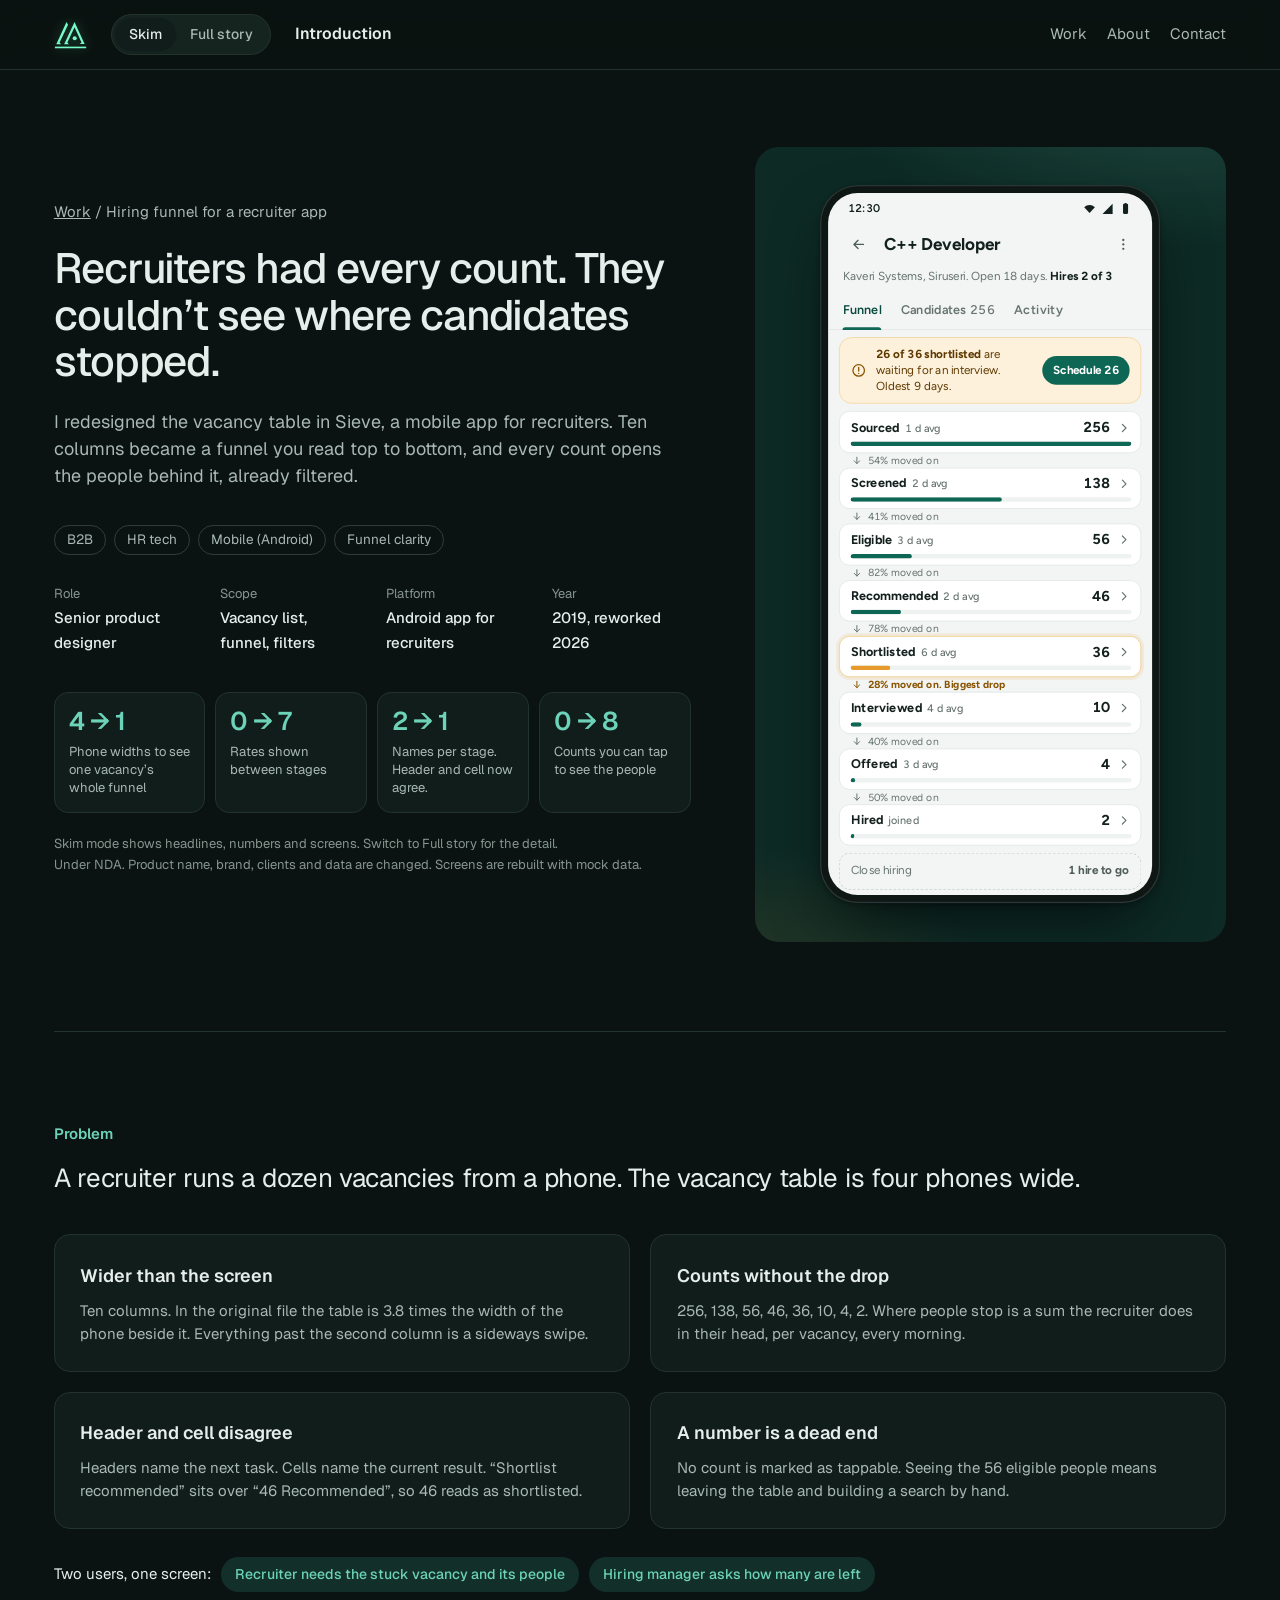
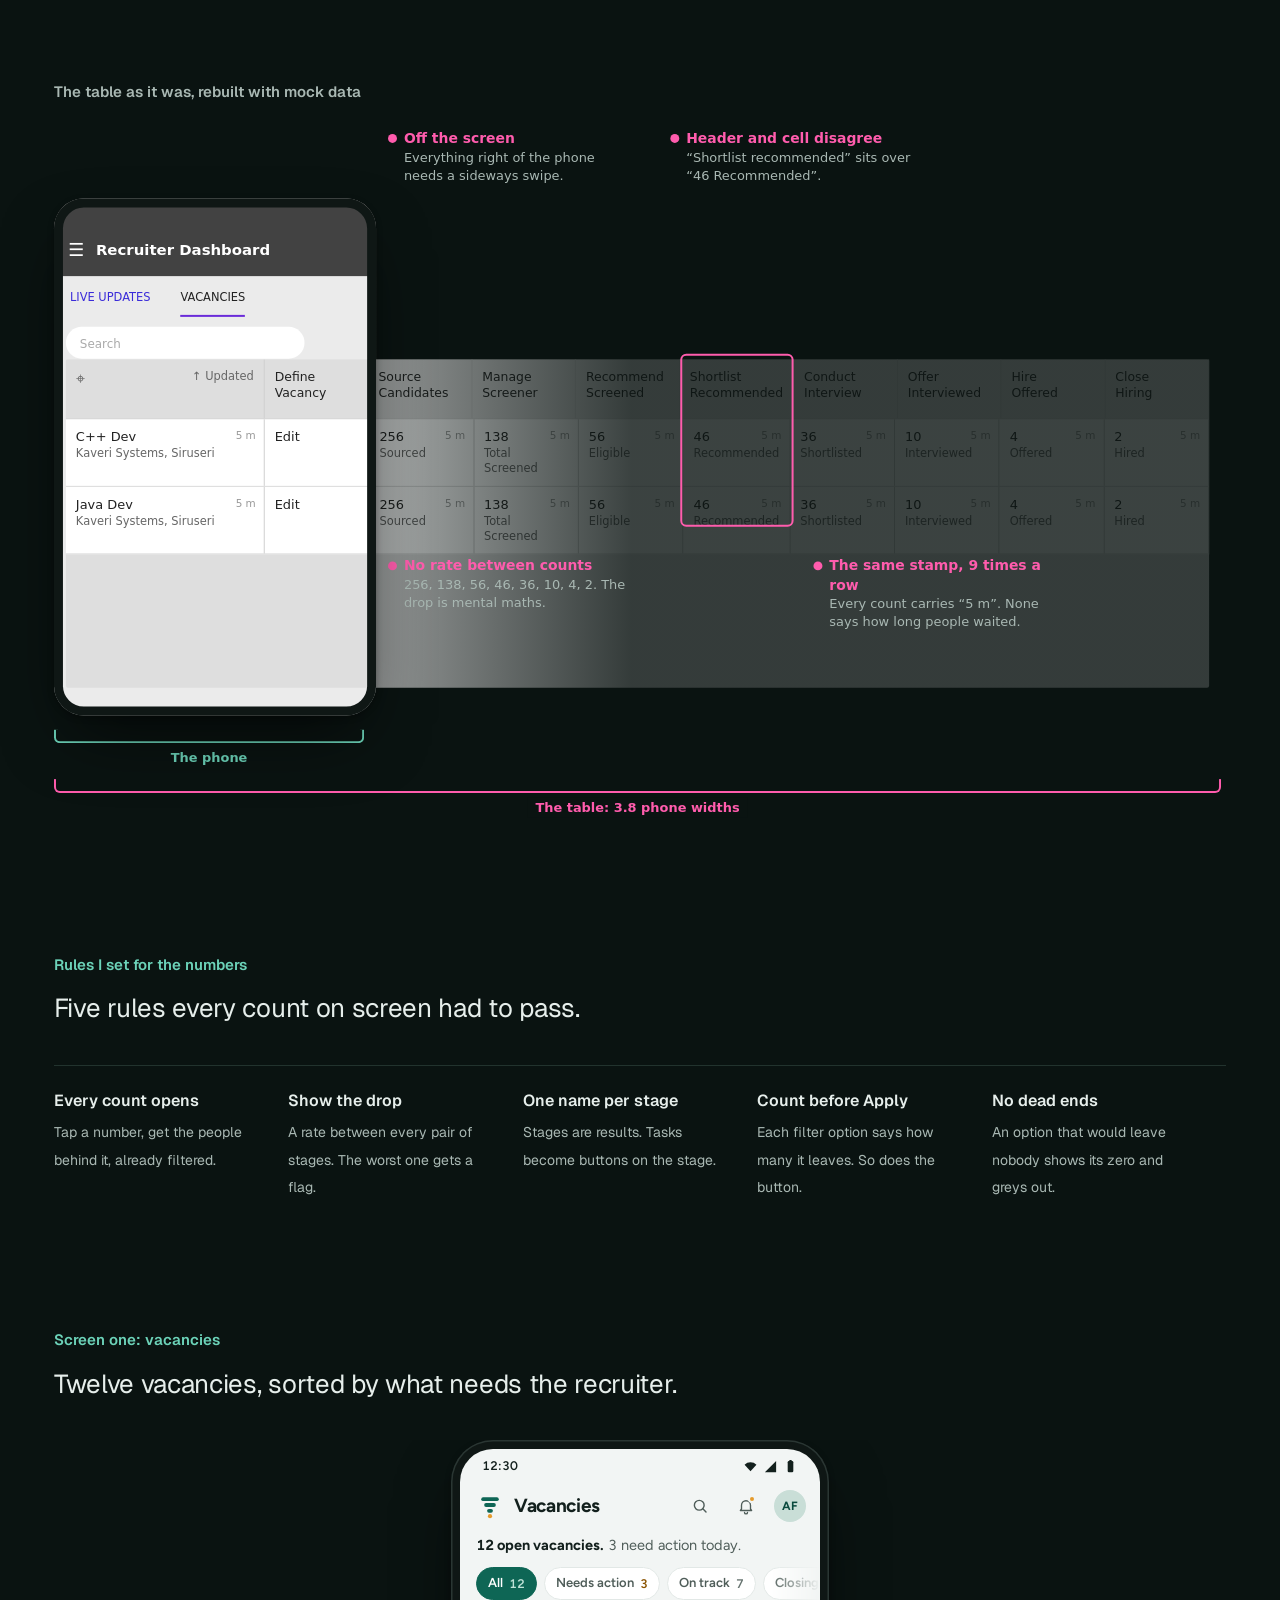
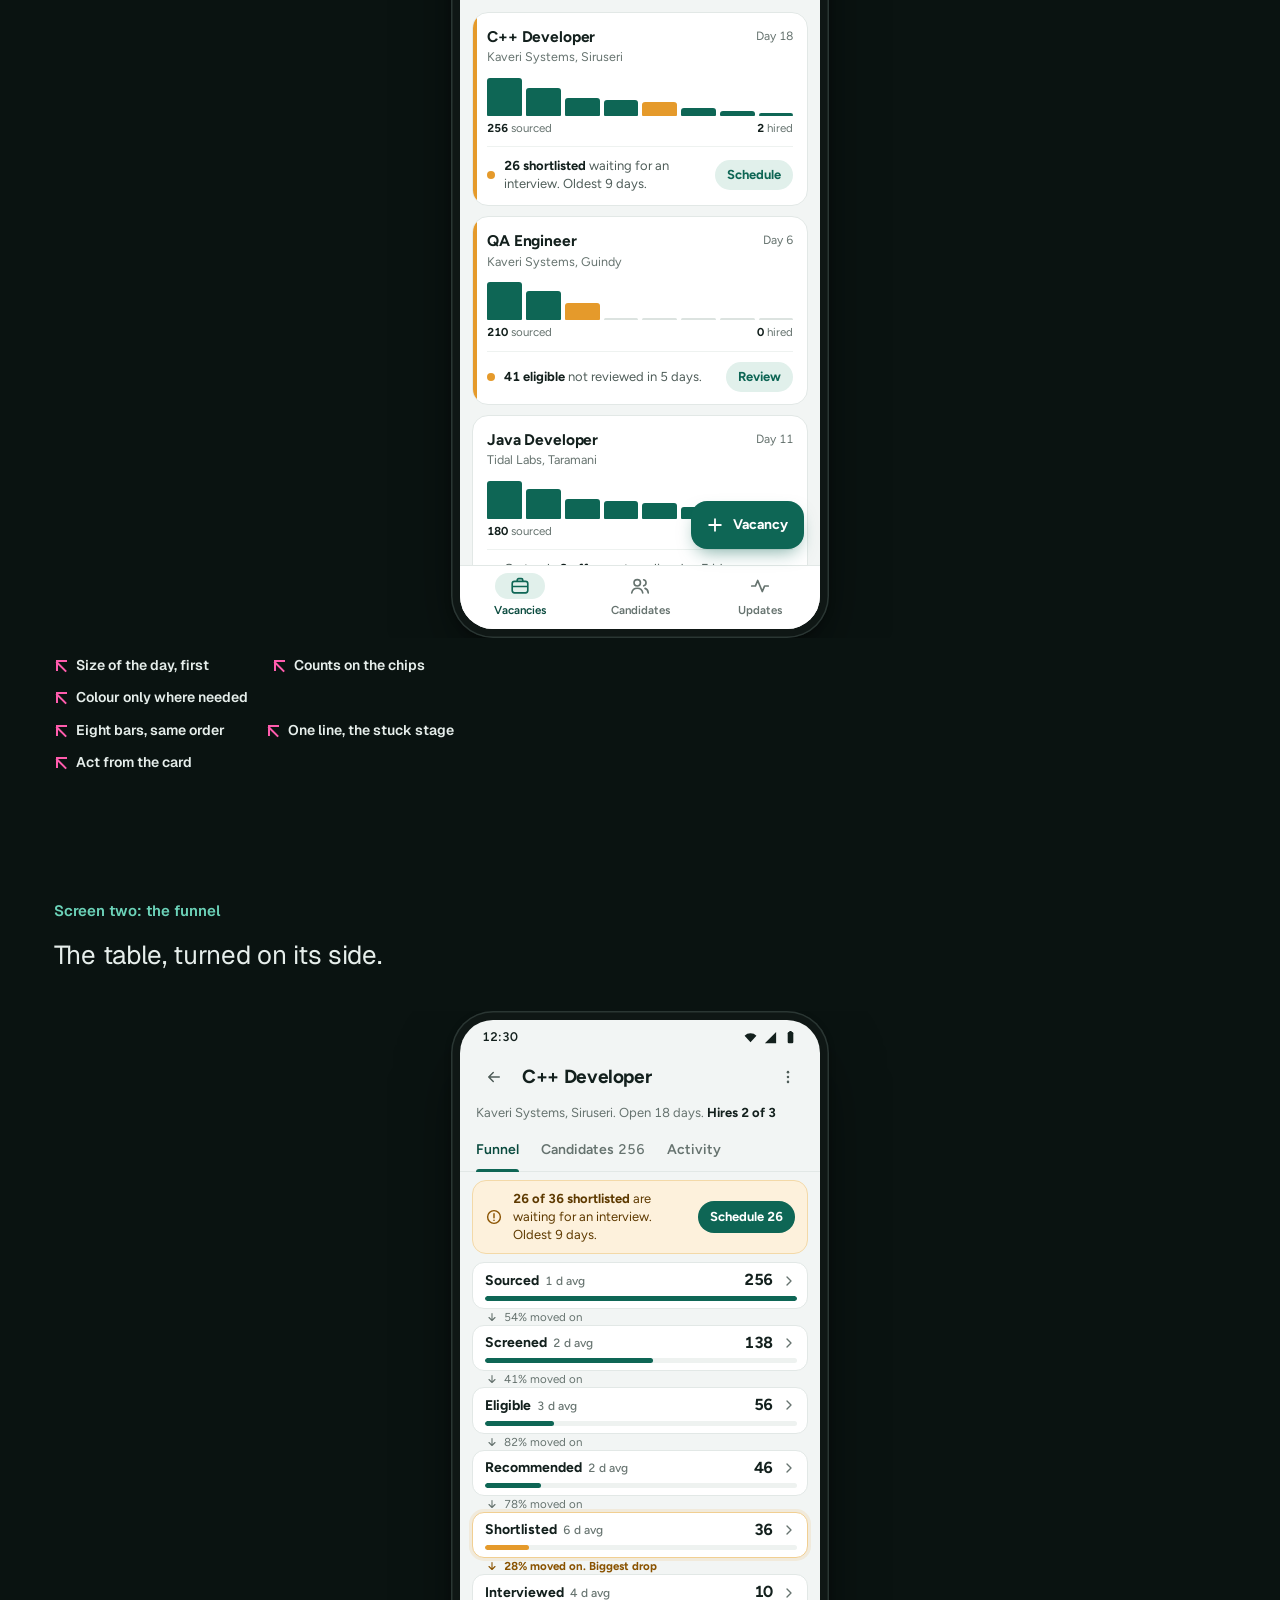
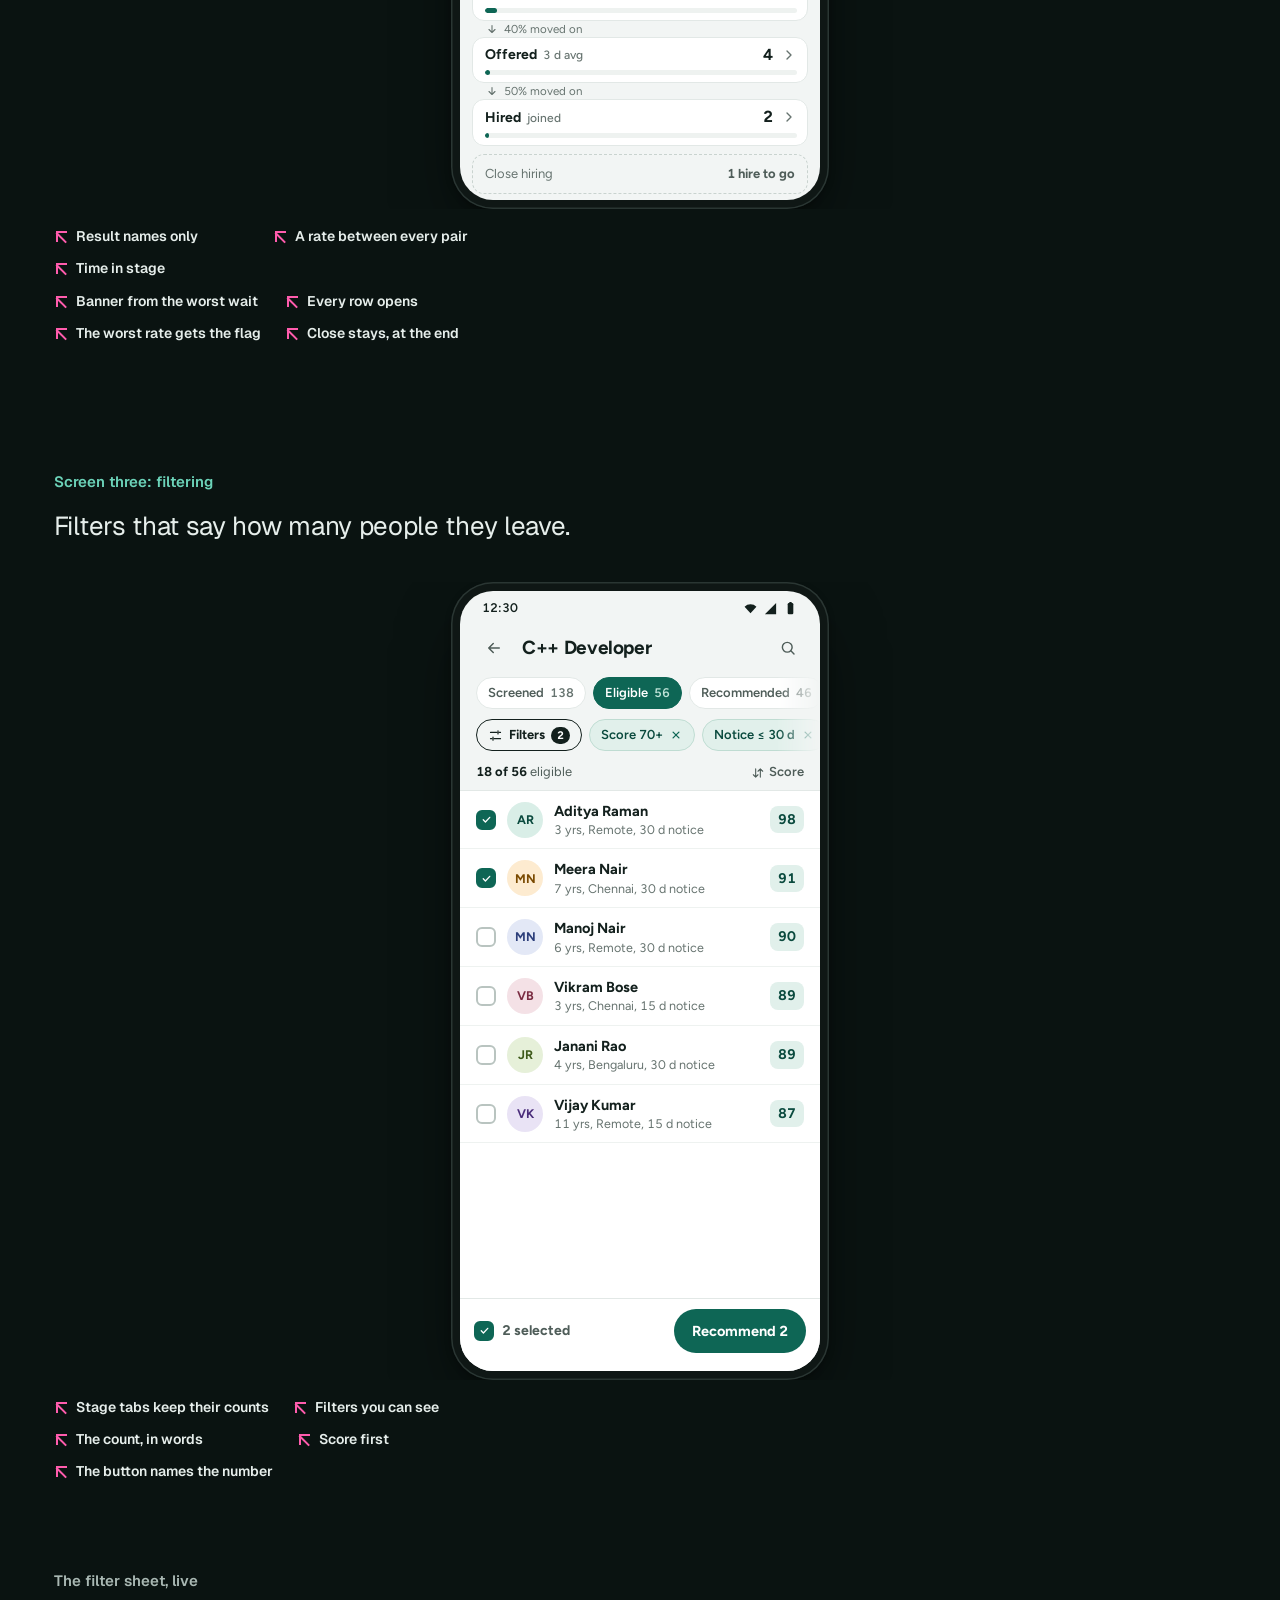
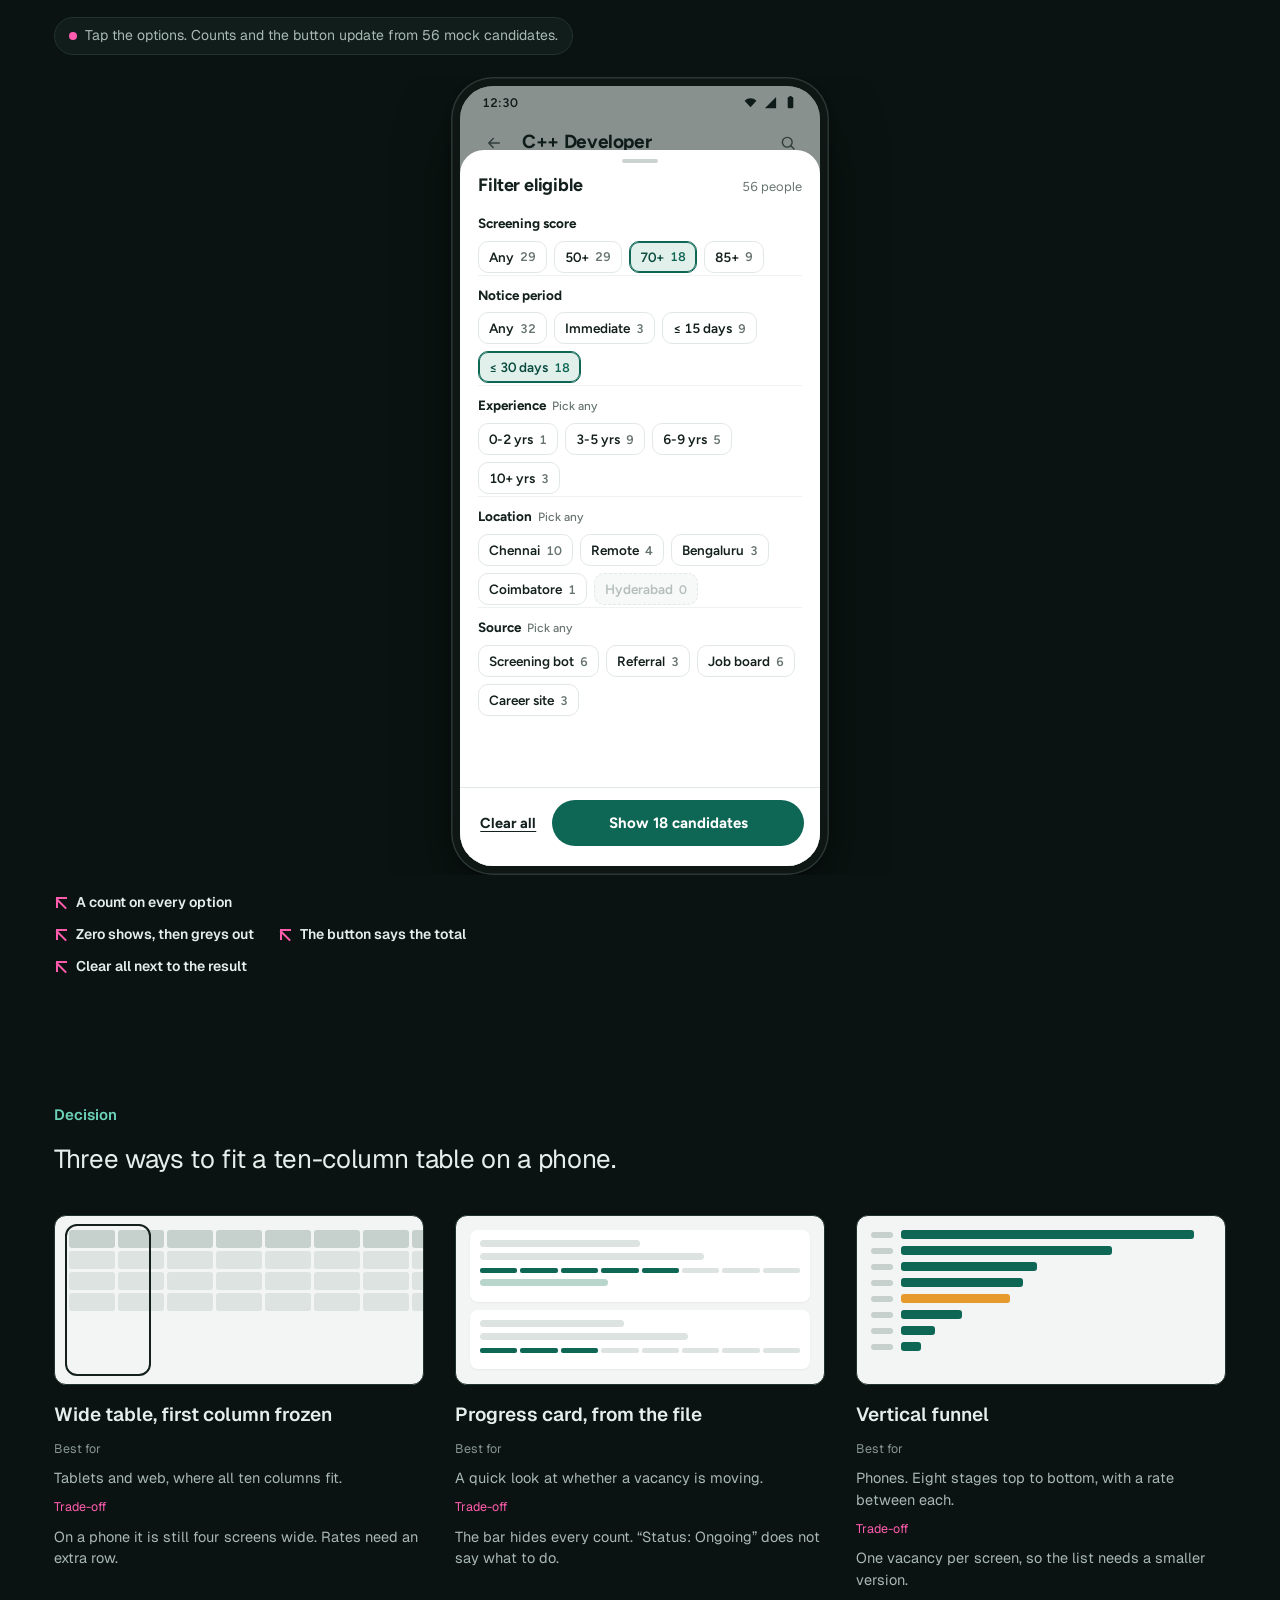
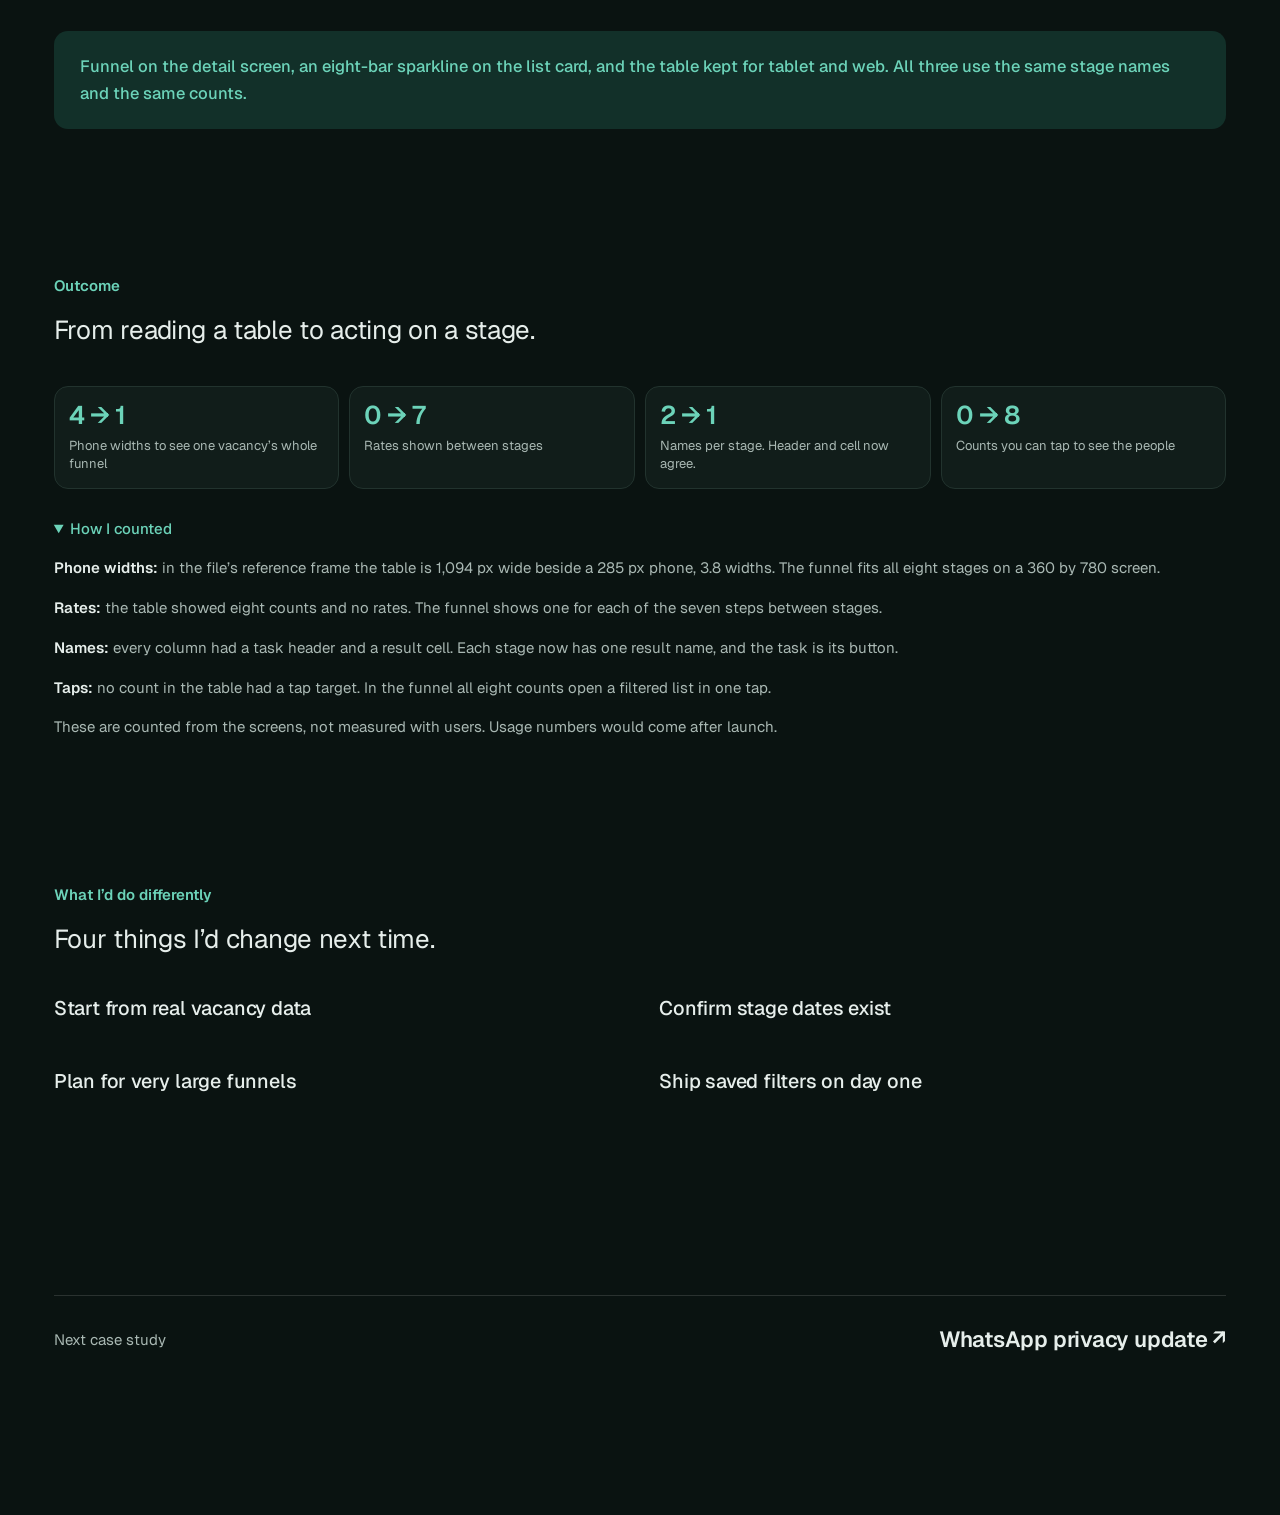
<file: sieve.html>
<!DOCTYPE html>
<html data-theme="dark" lang="en">
<head>
<meta charset="utf-8">
<meta name="color-scheme" content="dark">
<meta name="description" content="Case study: hiring funnel and filters for a mobile recruiter app. Afnan, senior product designer.">
<meta property="og:title" content="Recruiters had every count. They couldn’t see where candidates stopped.">
<link rel="icon" href="data:image/svg+xml,%3Csvg%20xmlns%3D%22http%3A//www.w3.org/2000/svg%22%20viewBox%3D%220%200%20122%20122%22%3E%3Crect%20width%3D%22122%22%20height%3D%22122%22%20rx%3D%2226%22%20fill%3D%22%23111312%22/%3E%3Cg%20transform%3D%22translate%280%209%29%22%20fill%3D%22%2376FBC8%22%3E%3Cpath%20d%3D%22M48.2%2011L53.2%2020L26%2077.2L31%2082.6H15.4Z%22/%3E%3Cpath%20d%3D%22M74%2011L106.4%2082.2H90.4L96.6%2076.8L74%2028L51%2077L56%2082.6H40.6Z%22/%3E%3Ccircle%20cx%3D%2274.6%22%20cy%3D%2263.6%22%20r%3D%226.6%22/%3E%3Crect%20x%3D%2211%22%20y%3D%2290.4%22%20width%3D%22100.4%22%20height%3D%225.2%22/%3E%3C/g%3E%3C/svg%3E">
<meta name="viewport" content="width=device-width, initial-scale=1, viewport-fit=cover">
<title>Sieve: hiring funnel for recruiters | Afnan</title>
<link rel="preconnect" href="https://fonts.googleapis.com">
<link rel="preconnect" href="https://fonts.gstatic.com" crossorigin>
<link href="https://fonts.googleapis.com/css2?family=Geist:wght@400;500;600;700&family=Figtree:wght@400;500;600;700&family=Newsreader:opsz,wght@6..72,300;6..72,400&display=swap" rel="stylesheet">
<style>

/* ---------- Portfolio shell tokens ---------- */
:root{
  --bg:#F3F5F4; --surface:#FFFFFF; --sunk:#E7ECEA; --ink:#13201D; --ink-2:#4A5754; --ink-3:#6B7874; --line:#D9E0DD;
  --brand:#0E6655; --brand-ink:#FFFFFF; --brand-soft:#E1F0EB;
  --annot:#D4127A; --annot-halo:rgba(255,255,255,.92);
  --navy:#0B2622;
  --shadow:0 30px 70px -20px rgba(10,40,34,.30), 0 2px 6px rgba(10,40,34,.06);
  color-scheme:light;
}
@media (prefers-color-scheme: dark){
  :root:not([data-theme="light"]){
    --bg:#0A1311; --surface:#111D1A; --sunk:#16241F; --ink:#E6EEEB; --ink-2:#A9B8B3; --ink-3:#86958F; --line:#22332E;
    --brand:#6CD3B9; --brand-ink:#0A1311; --brand-soft:#123029;
    --annot:#FF5CAD; --annot-halo:rgba(10,19,17,0);
    --navy:#0D2A25;
    --shadow:0 30px 70px -20px rgba(0,0,0,.7), 0 2px 6px rgba(0,0,0,.3);
    color-scheme:dark;
  }
}
:root[data-theme="dark"]{
  --bg:#0A1311; --surface:#111D1A; --sunk:#16241F; --ink:#E6EEEB; --ink-2:#A9B8B3; --ink-3:#86958F; --line:#22332E;
    --brand:#6CD3B9; --brand-ink:#0A1311; --brand-soft:#123029;
    --annot:#FF5CAD; --annot-halo:rgba(10,19,17,0);
    --navy:#0D2A25;
    --shadow:0 30px 70px -20px rgba(0,0,0,.7), 0 2px 6px rgba(0,0,0,.3);
  color-scheme:dark;
}
:root{box-sizing:border-box;padding-top:env(safe-area-inset-top,0px);padding-bottom:env(safe-area-inset-bottom,0px)}
html{scroll-padding-top:calc(env(safe-area-inset-top,0px) + 96px);scroll-behavior:smooth}
*,*::before,*::after{box-sizing:inherit}
body{margin:0;background:var(--bg);color:var(--ink);font-family:Geist,ui-sans-serif,system-ui,-apple-system,"Segoe UI",Roboto,sans-serif;font-size:clamp(16px,.35vw + 12px,19px);line-height:1.65;-webkit-font-smoothing:antialiased}
body::before{content:"";position:fixed;inset:0 0 auto;height:env(safe-area-inset-top,0px);z-index:30;background:var(--bg)}
img{max-width:100%}
a{color:var(--brand)}
:focus-visible{outline:2px solid var(--brand);outline-offset:3px;border-radius:4px}
@media (prefers-reduced-motion: reduce){html{scroll-behavior:auto}*{transition:none!important}}

/* ---------- Header with progress index ---------- */
.site{position:sticky;top:env(safe-area-inset-top,0px);z-index:20;background:color-mix(in srgb,var(--bg) 90%,transparent);backdrop-filter:blur(12px);-webkit-backdrop-filter:blur(12px);border-bottom:1px solid var(--line)}
.site-in{max-width:1920px;margin:0 auto;padding:14px clamp(24px,4.2vw,80px);display:flex;align-items:center;gap:24px}
.site b{font-weight:600;font-size:16px}
.site nav.links{display:flex;gap:20px;margin-left:auto;font-size:15px}
.site nav.links a{color:var(--ink-2);text-decoration:none}
.site nav.links a:hover{color:var(--ink)}
.mode{display:inline-flex;background:var(--sunk);border:1px solid var(--line);border-radius:999px;padding:3px}
.mode button{font:inherit;font-size:14px;font-weight:500;border:0;background:transparent;color:var(--ink-2);padding:5px 14px;border-radius:999px;cursor:pointer}
.mode button[aria-pressed="true"]{background:var(--surface);color:var(--ink);box-shadow:0 1px 3px rgba(0,0,0,.08)}

.prog{position:absolute;left:0;right:0;bottom:-1px;height:3px;background:transparent}
.prog i{display:block;height:100%;width:100%;background:var(--brand);transform-origin:0 50%;transform:scaleX(0)}
.now{display:none;font-size:14px;color:var(--ink-2);min-width:0;white-space:nowrap;overflow:hidden;text-overflow:ellipsis}
.now b{font-weight:600;color:var(--ink)}
.wrap{max-width:1920px;margin:0 auto;padding:0 clamp(24px,4.2vw,80px)}

/* ---------- Hero ---------- */
.hero{display:grid;grid-template-columns:minmax(0,1.35fr) minmax(0,1fr);gap:clamp(40px,5vw,112px);padding:clamp(56px,6vw,112px) 0 clamp(72px,7vw,140px);align-items:center}
.kicker{font-size:15px;color:var(--ink-2);margin:0 0 20px}
.kicker a{color:var(--ink-2)}
h1{font-size:clamp(34px,3.3vw,64px);line-height:1.1;letter-spacing:-.025em;font-weight:500;margin:0 0 24px}
.lede{font-size:clamp(18px,1.05vw + 4px,24px);line-height:1.5;color:var(--ink-2);margin:0 0 36px}
.meta{display:grid;grid-template-columns:repeat(4,minmax(0,1fr));gap:28px;margin:0 0 36px;padding:0}
.meta div{display:flex;flex-direction:column}
.meta dt{font-size:13px;color:var(--ink-3)}
.meta dd{margin:2px 0 0;font-size:15px;font-weight:500}
.kpis{display:grid;grid-template-columns:repeat(4,minmax(0,1fr));gap:10px;margin:0}
.kpi{background:var(--surface);border:1px solid var(--line);border-radius:14px;padding:14px}
.kpi strong{display:block;font-size:clamp(22px,2vw,28px);white-space:nowrap;line-height:1.1;letter-spacing:-.02em;color:var(--brand);font-weight:600}
.kpi span{display:block;font-size:13px;line-height:1.4;color:var(--ink-2);margin-top:8px}
.nda{font-size:13px;color:var(--ink-3);margin-top:20px}
.how{margin-top:28px;font-size:15px;color:var(--ink-2)}
.how summary{cursor:pointer;font-weight:500;color:var(--brand)}
.how b{color:var(--ink);font-weight:600}

.stage{background:var(--navy);border-radius:24px;padding:clamp(24px,3vw,56px);position:relative;overflow:hidden}
.stage .hpn{max-width:560px;margin:0 auto}
.stage::before{content:"";position:absolute;inset:0;background:radial-gradient(600px 300px at 90% -10%,rgba(108,211,185,.18),transparent 60%),radial-gradient(500px 300px at -10% 110%,rgba(229,154,43,.16),transparent 60%);pointer-events:none}

/* ---------- Content column ---------- */
.body{border-top:1px solid var(--line);padding:clamp(72px,7vw,140px) 0 160px;display:grid;grid-template-columns:minmax(0,1fr) 220px;gap:clamp(48px,5vw,120px)}
.toc{position:sticky;top:112px;align-self:start;font-size:14.5px}
.toc p{margin:0 0 16px;font-size:13px;color:var(--ink-3)}
.toc ol{list-style:none;margin:0;padding:0;position:relative}
.toc ol::before{content:"";position:absolute;left:9px;top:12px;bottom:12px;width:2px;background:var(--line)}
.toc li{position:relative}
.toc a{display:flex;align-items:center;gap:12px;padding:7px 8px 7px 0;color:var(--ink-3);text-decoration:none;border-radius:8px;transition:color .15s}
.toc a:hover{color:var(--ink)}
.ck{position:relative;z-index:1;width:20px;height:20px;border-radius:50%;border:2px solid var(--line);background:var(--bg);display:grid;place-items:center;flex:none;transition:background .2s,border-color .2s}
.ck svg{width:12px;height:12px;color:var(--brand-ink);opacity:0;transition:opacity .2s}
.toc a.done{color:var(--ink-2)}
.toc a.done .ck{background:var(--brand);border-color:var(--brand)}
.toc a.done .ck svg{opacity:1}
.toc a[aria-current="true"]{color:var(--ink);font-weight:600}
.toc a[aria-current="true"] .ck{border-color:var(--brand)}
.toc a[aria-current="true"] .ck::after{content:"";width:8px;height:8px;border-radius:50%;background:var(--brand)}
.toc .tt{margin:20px 0 0;font-size:13px;color:var(--ink-3)}
section{padding:0 0 clamp(120px,10vw,200px)}
.txt{margin-bottom:clamp(36px,3vw,56px)}
section h2{font-size:clamp(22px,1.25vw + 10px,34px);line-height:1.35;letter-spacing:-.012em;font-weight:400;color:var(--ink);margin:0}
.sec-name{font-size:15px;font-weight:600;color:var(--brand);margin:0 0 14px}
.p{font-size:inherit;color:var(--ink-2);margin:16px 0 0}
.skim .full{display:none}
.skim-only{display:none}
.skim .skim-only{display:inline}

.pains{display:grid;grid-template-columns:repeat(3,minmax(0,1fr));gap:20px;margin-top:0}
.pain{background:var(--surface);border:1px solid var(--line);border-radius:16px;padding:clamp(22px,2vw,32px)}
.pain h3{font-size:18px;margin:0 0 8px;font-weight:600}
.pain p{margin:0;font-size:15px;color:var(--ink-2);line-height:1.55}
.users{display:flex;gap:10px;flex-wrap:wrap;margin-top:28px;align-items:center;font-size:15px}
.tag{background:var(--brand-soft);color:var(--brand);font-weight:500;border-radius:999px;padding:6px 14px;font-size:14px}

.rules{display:grid;grid-template-columns:repeat(5,minmax(0,1fr));gap:0;border-top:1px solid var(--line)}
.rule{padding:22px 28px 0 0}
.rule b{display:block;font-size:16px;font-weight:600;margin-bottom:4px}
.rule span{font-size:14px;color:var(--ink-2);line-height:1.5}

.cap{font-size:13px;color:var(--ink-3);margin:18px 0 0;text-align:center}
.sub-h{font-size:15px;font-weight:600;color:var(--ink-2);margin:88px 0 24px}
.txt + .sub-h{margin-top:0}

/* ---------- Annotated figure ---------- */
.anno{margin:0;position:relative}
.anno-stage{position:relative;width:1180px;display:grid;grid-template-columns:160px 820px 160px;column-gap:20px;align-items:start;transform-origin:0 0}
.anno-col{position:relative}
.an{position:absolute;left:0;right:0;font-size:13px;line-height:1.45;cursor:default;outline:none}
.anno-col.l .an{text-align:right}
.an b{display:block;font-size:14px;font-weight:600;color:var(--ink);line-height:1.3}
.an p{margin:4px 0 0;color:var(--ink-2)}
.skim .an p{display:none}
.an:hover b,.an:focus-visible b,.an.on b{color:var(--annot)}
.anno-svg{position:absolute;left:0;top:0;pointer-events:none;overflow:visible;z-index:5;color:var(--annot)}
.anno-svg .halo{stroke:var(--annot-halo);stroke-width:5;fill:none;stroke-linecap:round}
.anno-svg .ln{stroke:currentColor;stroke-width:1.6;fill:none;stroke-linecap:round;transition:stroke-width .15s}
.anno-svg .ln.on{stroke-width:2.6}
.anno-svg .st{fill:currentColor}
.anno-hit{outline:2px solid var(--annot)!important;outline-offset:3px;border-radius:6px}
.shot-fit{position:relative}
.anno.stacked .anno-stage{width:100%;display:flex;flex-direction:column}
.anno.stacked .shot-fit{order:-1;overflow:hidden;width:100%;min-width:0}
.anno.stacked .anno-col{display:grid;grid-template-columns:repeat(2,minmax(0,1fr));gap:14px 24px;height:auto!important;margin-top:18px}
.anno.stacked .anno-col.r{margin-top:14px}
.anno.stacked .an{position:static;text-align:left!important;padding-left:22px;position:relative}
.anno.stacked .an::before{content:"";position:absolute;left:2px;top:4px;width:11px;height:11px;border-left:2px solid var(--annot);border-top:2px solid var(--annot);transform:rotate(0deg)}
.anno.stacked .an::after{content:"";position:absolute;left:3px;top:5px;width:14px;height:2px;background:var(--annot);transform-origin:0 0;transform:rotate(45deg)}
.anno.stacked .anno-svg{display:none}

/* ---------- Options ---------- */
.opts{display:grid;grid-template-columns:repeat(3,minmax(0,1fr));gap:clamp(20px,2.4vw,44px)}
.opt h3{font-size:19px;margin:14px 0 8px;font-weight:600}
.opt dl{margin:0;display:grid;gap:8px}
.opt dt{font-size:12.5px;color:var(--ink-3)}
.opt dt.t{color:var(--annot)}
.opt dd{margin:0;font-size:14.5px;color:var(--ink-2);line-height:1.5}
.thumb{height:clamp(170px,12vw,230px);border:1px solid var(--line);border-radius:12px;background:#F3F5F9;overflow:hidden;display:grid;grid-template-rows:18px 1fr}
.thumb .tb0{background:#0C1426}
.thumb .tin{display:grid;grid-template-columns:22px 1fr}
.thumb .tr{background:#fff;border-right:1px solid #E3E7EF}
.thumb .sk{display:block;height:8px;border-radius:4px;background:#DDE2EB}
.thumb .skrow{display:flex;gap:8px;margin-top:8px}
.decision{margin-top:40px;background:var(--brand-soft);color:var(--brand);border-radius:14px;padding:22px 26px;font-weight:500;font-size:inherit}

.hind{display:grid;grid-template-columns:repeat(3,minmax(0,1fr));gap:clamp(28px,3vw,56px)}
.hind h3{font-size:clamp(18px,.6vw + 12px,22px);line-height:1.35;letter-spacing:-.01em;margin:0 0 8px;font-weight:500}
.hind p{margin:0;font-size:15px;color:var(--ink-2)}
.next{grid-column:1/-1;display:flex;justify-content:space-between;align-items:center;gap:24px;margin:0;border-top:1px solid color-mix(in srgb,var(--ink) 14%,transparent);padding:28px 0 0;font-family:Geist,ui-sans-serif,system-ui,-apple-system,"Segoe UI",Roboto,sans-serif;font-size:15px;line-height:1.4;color:var(--ink-2)}
.next > span{color:var(--ink-2);font-weight:400}
.next a{font-size:22px;font-weight:600;letter-spacing:-.01em;text-decoration:none;color:var(--ink);white-space:nowrap}
.next a:hover{color:var(--brand)}
@media (max-width:720px){.next{flex-direction:column;align-items:flex-start;gap:8px}.next a{white-space:normal}}

/* ---------- Sieve additions to the shell ---------- */
.pains.four{grid-template-columns:repeat(2,minmax(0,1fr))}
.hind.four{grid-template-columns:repeat(2,minmax(0,1fr))}
.fitbox{position:relative;width:100%}
.fitbox > .fit-in{transform-origin:0 0;position:absolute;left:0;top:0}
.stage .fitbox{max-width:420px;margin:0 auto}
.lede b{color:var(--ink);font-weight:600}

/* Annotated phone figures: same arrow system as Vigil, narrower stage */
.anno-stage.ph{width:980px;grid-template-columns:270px 378px 270px;column-gap:31px}
.anno.stacked .anno-stage.ph{width:100%}
.try{display:inline-flex;align-items:center;gap:8px;font-size:14px;color:var(--ink-2);background:var(--surface);border:1px solid var(--line);border-radius:999px;padding:6px 14px;margin:0 0 22px}
.try i{width:8px;height:8px;border-radius:50%;background:var(--annot)}

/* Before figure */
.before-w{width:1180px;height:700px;position:relative}
.bnote{position:absolute;font-size:13px;line-height:1.4;color:var(--ink-2);max-width:230px}
.bnote b{display:block;color:var(--annot);font-size:14px;font-weight:600}
.bnote::before{content:"";position:absolute;width:9px;height:9px;border-radius:50%;background:var(--annot);box-shadow:0 0 0 3px var(--annot-halo)}
.bnote.l::before{left:-16px;top:5px}
.bracket{position:absolute;left:12px;right:20px;bottom:18px;height:14px;border:2px solid var(--annot);border-top:0;border-radius:0 0 6px 6px}
.bracket span{position:absolute;left:50%;top:18px;transform:translateX(-50%);font-size:13px;font-weight:600;color:var(--annot);white-space:nowrap;background:var(--bg);padding:0 8px}
.pbr{position:absolute;left:0;width:312px;bottom:40px;height:14px;border:2px solid var(--brand);border-top:0;border-radius:0 0 6px 6px}
.pbr span{position:absolute;left:50%;top:18px;transform:translateX(-50%);font-size:13px;font-weight:600;color:var(--brand);white-space:nowrap}

/* Brand */
.brand-grid{display:grid;grid-template-columns:minmax(0,1.3fr) minmax(0,1fr);gap:20px}
.bcard{background:var(--surface);border:1px solid var(--line);border-radius:18px;padding:clamp(22px,2.4vw,40px)}
.bcard h3{font-size:15px;font-weight:600;color:var(--ink-2);margin:0 0 20px}
.lockup{display:flex;align-items:center;gap:16px}
.lockup svg{width:72px;height:72px}
.lockup b{font-family:Figtree,Geist,sans-serif;font-size:56px;font-weight:700;letter-spacing:-.04em;color:var(--ink);line-height:1}
.lk-row{display:flex;gap:18px;align-items:center;margin-top:30px;flex-wrap:wrap}
.appicon{width:76px;height:76px;border-radius:20px;background:#0E6655;display:grid;place-items:center;box-shadow:0 10px 24px -10px rgba(14,102,85,.6)}
.appicon svg{width:52px;height:52px}
.sizes{display:flex;gap:16px;align-items:flex-end;color:var(--ink-3);font-size:12px}
.sizes span{display:flex;flex-direction:column;align-items:center;gap:6px}
.dark-chip{background:#0B2622;border-radius:14px;padding:14px 18px;display:flex;align-items:center;gap:10px}
.dark-chip b{font-family:Figtree,Geist,sans-serif;font-size:26px;font-weight:700;letter-spacing:-.04em;color:#F2F5F4}
.build{display:grid;grid-template-columns:1fr auto 1fr;gap:18px;align-items:center}
.build .from{display:flex;gap:5px;align-items:flex-end;height:92px}
.build .from i{flex:1;background:#0E6655;border-radius:3px 3px 0 0;opacity:.85}
.build .from i.d{background:#E59A2B}
.build .arr{font-size:13px;color:var(--ink-3);text-align:center}
.build .to{display:grid;place-items:center}
.build .to svg{width:96px;height:96px}
.build-cap{display:grid;grid-template-columns:1fr auto 1fr;gap:18px;font-size:13px;color:var(--ink-2);margin-top:12px}
.build-cap span:last-child{text-align:center}
.swatches{display:grid;grid-template-columns:repeat(4,minmax(0,1fr));gap:14px;margin-top:20px}
.sw-c{border:1px solid var(--line);border-radius:14px;overflow:hidden;background:var(--surface)}
.sw-c .chip-c{height:92px;position:relative;display:flex;align-items:flex-end;padding:10px 12px;font-family:Figtree,sans-serif;font-weight:600;font-size:22px}
.sw-c .meta2{padding:12px 12px 14px;font-size:13px;line-height:1.45;color:var(--ink-2)}
.sw-c .meta2 b{display:block;color:var(--ink);font-size:14px}
.sw-c .meta2 code{font:500 12.5px Geist,ui-sans-serif,sans-serif;color:var(--ink-3)}
.sw-c .meta2 em{display:block;font-style:normal;margin-top:6px;color:var(--ink-3);font-size:12.5px}

/* References */
.refs{display:grid;grid-template-columns:repeat(5,minmax(0,1fr));gap:14px}
.ref{background:var(--surface);border:1px solid var(--line);border-radius:14px;padding:18px;display:flex;flex-direction:column;gap:8px;text-decoration:none;color:inherit}
.ref:hover{border-color:var(--brand)}
.ref small{font-size:12.5px;color:var(--ink-3)}
.ref b{font-size:16px;font-weight:600}
.ref p{margin:0;font-size:14px;line-height:1.5;color:var(--ink-2)}
.ref .took{margin-top:auto;padding-top:10px;border-top:1px solid var(--line);font-size:13.5px;color:var(--brand);font-weight:500}

/* Decision thumbs, Sieve flavour */
.thumb2{height:clamp(170px,12vw,230px);border:1px solid var(--line);border-radius:12px;background:#F2F5F4;overflow:hidden;position:relative;padding:14px}
.thumb2 .tw{display:grid;grid-template-columns:repeat(10,46px);gap:3px}
.thumb2 .tw i{height:18px;background:#DCE3E0;border-radius:3px}
.thumb2 .tw i.h{background:#C6D0CC}
.thumb2 .tphone{position:absolute;left:10px;top:8px;bottom:8px;width:86px;border:2px solid #13201D;border-radius:12px}
.thumb2 .card{background:#fff;border-radius:8px;padding:10px;margin-bottom:8px;box-shadow:0 1px 2px rgba(0,0,0,.05)}
.thumb2 .sk2{display:block;height:7px;border-radius:4px;background:#DCE3E0;margin-bottom:6px}
.thumb2 .segs{display:flex;gap:3px;margin:8px 0 6px}
.thumb2 .segs i{flex:1;height:5px;border-radius:2px;background:#0E6655}
.thumb2 .segs i.o{background:#DCE3E0}
.thumb2 .fr{display:flex;align-items:center;gap:8px;margin-bottom:7px}
.thumb2 .fr i{height:9px;border-radius:3px;background:#0E6655}
.thumb2 .fr i.w{background:#E59A2B}
.thumb2 .fr span{width:22px;height:6px;border-radius:3px;background:#C6D0CC;flex:none}

/* =========================================================
   Product UI: Sieve. Fixed light theme, like a real screenshot.
   ========================================================= */
.ui{
  --p-bg:#F2F5F4; --p-card:#FFFFFF; --p-line:#E2E8E6; --p-line2:#EEF2F0;
  --p-ink:#13201D; --p-ink2:#4F5D59; --p-ink3:#66736F;
  --p-pine:#0E6655; --p-pine-d:#0A4A3E; --p-pine-soft:#E1F0EB;
  --p-mari:#E59A2B; --p-mari-soft:#FDF1DC; --p-mari-ink:#8A5300;
  --p-brick:#B4433A;
  font-family:Figtree,ui-sans-serif,system-ui,-apple-system,"Segoe UI",sans-serif;
  font-size:13px;line-height:1.4;color:var(--p-ink);-webkit-font-smoothing:antialiased;text-align:left;
  font-variant-numeric:tabular-nums;
}
.ui svg{width:18px;height:18px;flex:none}
.phone{width:378px;padding:9px;border-radius:42px;background:#0F1715;box-shadow:var(--shadow), inset 0 0 0 1.5px #2A3633;position:relative;z-index:1}
.scr{position:relative;width:360px;height:780px;border-radius:33px;overflow:hidden;background:var(--p-bg);display:flex;flex-direction:column}
.stb{height:30px;flex:none;display:flex;align-items:center;justify-content:space-between;padding:4px 22px 0;font-size:12.5px;font-weight:600;color:var(--p-ink)}
.stb .sti{display:flex;gap:5px;align-items:center}
.stb .sti svg{width:15px;height:15px}
.abar{height:54px;flex:none;display:flex;align-items:center;gap:10px;padding:0 14px 0 16px}
.abar .t{font-size:19px;font-weight:700;letter-spacing:-.02em;flex:1;min-width:0;white-space:nowrap;overflow:hidden;text-overflow:ellipsis}
.abar .mk{width:28px;height:28px}
.abar .ib{width:36px;height:36px;border-radius:50%;display:grid;place-items:center;color:var(--p-ink2);position:relative}
.abar .ib b{position:absolute;top:7px;right:8px;width:8px;height:8px;border-radius:50%;background:var(--p-mari);border:2px solid var(--p-bg)}
.avt{width:32px;height:32px;border-radius:50%;background:#C9DED7;color:var(--p-pine-d);font-size:12px;font-weight:700;display:grid;place-items:center}
.px{padding:0 16px}
.sum{margin:2px 0 12px;font-size:14.5px;color:var(--p-ink2)}
.sum b{color:var(--p-ink);font-weight:700}
.srch{display:flex;align-items:center;gap:10px;background:#fff;border:1px solid var(--p-line);border-radius:12px;padding:10px 12px;color:var(--p-ink3);font-size:14px}
.srch svg{width:17px;height:17px}
.chips{display:flex;gap:7px;margin:12px -16px 4px 0;overflow:hidden;white-space:nowrap;-webkit-mask-image:linear-gradient(90deg,#000 85%,transparent);mask-image:linear-gradient(90deg,#000 85%,transparent)}
.chp{display:inline-flex;align-items:center;gap:6px;border:1px solid var(--p-line);background:#fff;border-radius:999px;padding:6px 11px;font-size:13px;font-weight:600;color:var(--p-ink2);flex:none}
.chp i{font-style:normal;font-weight:600;color:var(--p-ink3);font-size:12.5px}
.chp.on{background:var(--p-pine);border-color:var(--p-pine);color:#fff}
.chp.on i{color:#BFE3D8}
.chp.warn i{color:var(--p-mari-ink)}
.chp .x{width:14px;height:14px;color:var(--p-ink3)}
.chp.ap{background:var(--p-pine-soft);border-color:#BFDCD2;color:var(--p-pine-d)}
.chp.ap .x{color:var(--p-pine)}
.lst{flex:1;overflow:hidden;padding:8px 12px 0;display:flex;flex-direction:column;gap:10px}
.vc{flex:none;background:#fff;border:1px solid var(--p-line);border-radius:16px;padding:13px 14px 12px;position:relative;overflow:hidden}
.vc.warn::before{content:"";position:absolute;left:0;top:0;bottom:0;width:4px;background:var(--p-mari)}
.vh{display:flex;justify-content:space-between;align-items:flex-start;gap:8px}
.vh b{display:block;font-size:15.5px;font-weight:700;letter-spacing:-.01em}
.vh small{display:block;font-size:12.5px;color:var(--p-ink3);margin-top:1px}
.age{font-size:12px;color:var(--p-ink3);white-space:nowrap;margin-top:2px}
.spk{display:flex;align-items:flex-end;gap:4px;height:38px;margin:12px 0 4px}
.spk i{flex:1;background:var(--p-pine);border-radius:3px 3px 1px 1px;min-height:2px}
.spk i.z{background:#DCE3E0}
.spk i.d{background:var(--p-mari)}
.spk-l{display:flex;justify-content:space-between;font-size:11.5px;color:var(--p-ink3)}
.spk-l b{color:var(--p-ink);font-weight:700}
.stk{display:flex;align-items:center;gap:9px;margin-top:10px;padding-top:10px;border-top:1px solid var(--p-line2);font-size:13px;color:var(--p-ink2)}
.stk .dt{width:8px;height:8px;border-radius:50%;background:var(--p-mari);flex:none}
.stk .dt.ok{background:var(--p-pine)}
.stk .tx{flex:1;min-width:0}
.stk .tx b{color:var(--p-ink);font-weight:700}
.act{font-size:13px;font-weight:700;color:var(--p-pine);background:var(--p-pine-soft);border-radius:999px;padding:6px 12px;white-space:nowrap}
.bnav{height:64px;flex:none;background:#fff;border-top:1px solid var(--p-line);display:grid;grid-template-columns:repeat(3,1fr);padding:7px 0 0}
.bnav span{display:flex;flex-direction:column;align-items:center;gap:3px;font-size:11.5px;font-weight:600;color:var(--p-ink3)}
.bnav span svg{width:22px;height:22px;padding:2px 14px;box-sizing:content-box;border-radius:999px}
.bnav span.on{color:var(--p-pine-d)}
.bnav span.on svg{background:var(--p-pine-soft);color:var(--p-pine)}
.fab{position:absolute;right:16px;bottom:80px;height:48px;border-radius:16px;background:var(--p-pine);color:#fff;display:flex;align-items:center;gap:8px;padding:0 16px 0 14px;font-weight:700;font-size:14px;box-shadow:0 8px 18px -6px rgba(14,102,85,.55)}
.fab svg{width:20px;height:20px}

/* funnel */
.vmeta{padding:0 16px 8px;font-size:13px;color:var(--p-ink3)}
.vmeta b{color:var(--p-ink);font-weight:700}
.tabs2{display:flex;gap:22px;padding:0 16px;border-bottom:1px solid var(--p-line);flex:none}
.tabs2 span{padding:10px 0 11px;font-size:14px;font-weight:600;color:var(--p-ink3);position:relative}
.tabs2 span i{font-style:normal;color:var(--p-ink3);font-weight:500;margin-left:4px}
.tabs2 span.on{color:var(--p-pine-d)}
.tabs2 span.on::after{content:"";position:absolute;left:0;right:0;bottom:-1px;height:3px;border-radius:3px 3px 0 0;background:var(--p-pine)}
.ban{margin:8px 12px 4px;background:var(--p-mari-soft);border:1px solid #F3D9A8;border-radius:14px;padding:9px 12px;display:flex;gap:10px;align-items:center}
.ban svg{color:var(--p-mari-ink);width:18px;height:18px}
.ban p{margin:0;flex:1;font-size:13px;color:#5E3A00;line-height:1.4}
.ban p b{font-weight:700}
.ban .bt{font-size:13px;font-weight:700;color:#fff;background:var(--p-pine);border-radius:999px;padding:7px 12px;white-space:nowrap}
.fun{padding:4px 12px 0;flex:1}
.fr2{background:#fff;border:1px solid var(--p-line);border-radius:12px;padding:6px 10px 7px 12px}
.fr2 .top{display:flex;align-items:center;gap:8px}
.fr2 .nm{font-size:14px;font-weight:700;flex:1}
.fr2 .nm small{font-weight:500;color:var(--p-ink3);font-size:12px;margin-left:6px}
.fr2 .ct{font-size:16px;font-weight:700;letter-spacing:-.01em}
.fr2 .top svg{width:16px;height:16px;color:var(--p-ink3)}
.fr2 .br{height:5px;border-radius:3px;background:var(--p-line2);margin-top:4px;overflow:hidden}
.fr2 .br i{display:block;height:100%;border-radius:3px;background:var(--p-pine)}
.fr2.flag{border-color:#F1CF92;box-shadow:0 0 0 3px rgba(229,154,43,.12)}
.fr2.flag .br i{background:var(--p-mari)}
.rt{display:flex;align-items:center;gap:6px;height:16px;padding-left:14px;font-size:11.5px;color:var(--p-ink3)}
.rt svg{width:12px;height:12px}
.rt.flag{color:var(--p-mari-ink);font-weight:700}
.closebar{margin:8px 12px 12px;display:flex;justify-content:space-between;align-items:center;border:1px dashed #C9D3CF;border-radius:12px;padding:10px 12px;font-size:13px;color:var(--p-ink3)}
.closebar b{color:var(--p-ink2);font-weight:700}

/* candidate list */
.stabs{display:flex;gap:7px;padding:2px 16px 10px;overflow:hidden;white-space:nowrap;flex:none;-webkit-mask-image:linear-gradient(90deg,#000 88%,transparent);mask-image:linear-gradient(90deg,#000 88%,transparent)}
.frow{display:flex;gap:7px;align-items:center;padding:0 16px;flex:none;white-space:nowrap;overflow:hidden;-webkit-mask-image:linear-gradient(90deg,#000 88%,transparent);mask-image:linear-gradient(90deg,#000 88%,transparent)}
.fbtn{display:inline-flex;align-items:center;gap:6px;border:1px solid var(--p-ink);border-radius:999px;padding:6px 11px;font-size:13px;font-weight:700}
.fbtn svg{width:15px;height:15px}
.fbtn i{font-style:normal;background:var(--p-ink);color:#fff;border-radius:999px;font-size:11px;padding:0 6px;line-height:17px}
.cnt{display:flex;justify-content:space-between;align-items:center;padding:12px 16px 8px;font-size:13px;color:var(--p-ink2);flex:none}
.cnt b{color:var(--p-ink);font-weight:700}
.cnt .clr{color:var(--p-pine);font-weight:700}
.cnt .so{display:inline-flex;align-items:center;gap:4px;color:var(--p-ink2);font-weight:600}
.cnt .so svg{width:14px;height:14px}
.crows{flex:1;overflow:hidden;background:#fff;border-top:1px solid var(--p-line)}
.cr{display:flex;align-items:center;gap:11px;padding:10px 16px;border-bottom:1px solid var(--p-line2)}
.cb{width:20px;height:20px;border-radius:6px;border:2px solid #B9C4C0;flex:none}
.cb.on{background:var(--p-pine);border-color:var(--p-pine);display:grid;place-items:center}
.cb.on svg{width:13px;height:13px;color:#fff}
.ini{width:36px;height:36px;border-radius:50%;display:grid;place-items:center;font-size:12.5px;font-weight:700;flex:none}
.cr .who{flex:1;min-width:0}
.cr .who b{display:block;font-size:14.5px;font-weight:700}
.cr .who small{display:block;font-size:12.5px;color:var(--p-ink3);white-space:nowrap;overflow:hidden;text-overflow:ellipsis}
.sc{font-size:14px;font-weight:700;color:var(--p-pine-d);background:var(--p-pine-soft);border-radius:8px;padding:4px 7px;min-width:34px;text-align:center}
.bbar{flex:none;background:#fff;border-top:1px solid var(--p-line);padding:10px 14px 18px;display:flex;align-items:center;gap:10px}
.bbar .ghost{flex:1;font-size:14px;font-weight:700;color:var(--p-ink2);display:flex;align-items:center;gap:8px}
.pbtn{background:var(--p-pine);color:#fff;font-weight:700;font-size:14.5px;border-radius:999px;padding:12px 18px;white-space:nowrap;border:0;font-family:inherit;cursor:pointer}
.pbtn:disabled{background:#B9C4C0;cursor:not-allowed}

/* sheet */
.scrim2{position:absolute;inset:0;background:rgba(10,24,21,.45);z-index:2}
.sheet{position:absolute;left:0;right:0;bottom:0;height:716px;background:#fff;border-radius:24px 24px 0 0;z-index:3;display:flex;flex-direction:column}
.sheet .hdl{width:36px;height:4px;border-radius:2px;background:#CBD4D0;margin:9px auto 4px}
.sh-h{display:flex;align-items:baseline;justify-content:space-between;padding:6px 18px 6px}
.sh-h b{font-size:18px;font-weight:700;letter-spacing:-.01em}
.sh-h small{font-size:13px;color:var(--p-ink3)}
.sh-b{flex:1;overflow:auto;padding:0 18px 6px;scrollbar-width:none}
.sh-b::-webkit-scrollbar{display:none}
.grp{padding:10px 0 2px;border-top:1px solid var(--p-line2)}
.grp:first-child{border-top:0}
.grp h5{margin:0 0 8px;font-size:13.5px;font-weight:700;color:var(--p-ink)}
.grp h5 small{font-weight:500;color:var(--p-ink3);margin-left:6px;font-size:12px}
.opts2{display:flex;flex-wrap:wrap;gap:7px}
.op{font-family:inherit;display:inline-flex;align-items:center;gap:6px;border:1px solid var(--p-line);background:#fff;border-radius:10px;padding:7px 10px;font-size:13.5px;font-weight:600;color:var(--p-ink);cursor:pointer;font-variant-numeric:tabular-nums}
.op i{font-style:normal;font-weight:600;color:var(--p-ink3);font-size:12.5px}
.op[aria-pressed="true"]{background:var(--p-pine-soft);border-color:var(--p-pine);color:var(--p-pine-d);box-shadow:inset 0 0 0 1px var(--p-pine)}
.op[aria-pressed="true"] i{color:var(--p-pine)}
.op:disabled{color:#B5BFBB;background:#F7F9F8;cursor:not-allowed;border-style:dashed}
.op:disabled i{color:#B5BFBB}
.op:not(:disabled):hover{border-color:var(--p-pine)}
.op:focus-visible{outline:2px solid var(--p-pine);outline-offset:2px}
.sh-f{flex:none;border-top:1px solid var(--p-line);padding:12px 16px 20px;display:flex;align-items:center;gap:12px}
.sh-f .lk{font-family:inherit;background:none;border:0;font-size:14.5px;font-weight:700;color:var(--p-ink);text-decoration:underline;text-underline-offset:3px;cursor:pointer;padding:8px 4px}
.sh-f .pbtn{flex:1;padding:14px 16px;font-size:15px}
.hint{font-size:12.5px;color:var(--p-mari-ink);padding:6px 18px 0;min-height:20px}

.old{font-family:Roboto,"Segoe UI",system-ui,sans-serif;color:#222;font-size:12px}
.otable{position:absolute;left:12px;top:150px;width:1150px;background:#DEDEDE;border-radius:2px;height:330px}
.orow{display:grid;grid-template-columns:200px repeat(9,1fr);background:#fff;border-bottom:1px solid #D6D6D6}
.orow.oh{background:#DEDEDE;height:60px}
.oc{padding:10px 10px;border-right:1px solid #CFCFCF;position:relative;line-height:1.3}
.orow.oh .oc{font-size:12.5px;color:#222}
.oc b{display:block;font-weight:500;font-size:13px}
.oc span{display:block;color:#666;font-size:11.5px}
.oc em{position:absolute;right:8px;top:10px;font-style:normal;color:#999;font-size:10.5px}
.oc.first{display:block}
.oh .oc.first{display:flex;justify-content:space-between}
.oh .pin{font-size:16px}
.ofade{position:absolute;left:324px;top:0;right:0;bottom:0;background:linear-gradient(90deg,rgba(243,245,244,.25),rgba(243,245,244,.72) 30%);pointer-events:none}
@media (prefers-color-scheme: dark){:root:not([data-theme="light"]) .ofade{background:linear-gradient(90deg,rgba(10,19,17,.35),rgba(10,19,17,.8) 30%)}}
:root[data-theme="dark"] .ofade{background:linear-gradient(90deg,rgba(10,19,17,.35),rgba(10,19,17,.8) 30%)}
.ophone{position:absolute;left:0;top:0;width:324px;height:520px;border:9px solid #0F1715;border-radius:30px;box-shadow:var(--shadow);overflow:hidden;background:transparent;z-index:2;pointer-events:none}
.ophone-bg{position:absolute;left:0;top:0;width:324px;height:520px;border-radius:30px;background:#EBEBEB;overflow:hidden}
.ohd{background:#424242;color:#fff;height:78px;padding:26px 14px 0;display:flex;align-items:center;gap:12px;font-weight:600;font-size:15px}
.ohd i{font-style:normal;font-size:18px}
.otabs{display:flex;gap:30px;padding:12px 16px 0;font-size:11.5px;font-weight:500}
.otabs span{padding-bottom:8px}
.otabs .on{border-bottom:2px solid #6A2BD9}
.osearch{margin:10px 12px 0;background:#fff;border-radius:20px;height:32px;width:240px;color:#AAA;font-size:12px;padding:8px 14px}
.cell46-ring{position:absolute;border:2px solid var(--annot);border-radius:6px;pointer-events:none}

.anno-stage.ph .shot-fit{position:relative}
@media (max-width:1100px){
  .hero{grid-template-columns:1fr}
  .body{grid-template-columns:minmax(0,1fr)}
  .toc{display:none}
  .now{display:block}
  .rules{grid-template-columns:repeat(2,minmax(0,1fr))}
}
@media (max-width:720px){
  .site nav.links{display:none}
  .mode button{padding:5px 10px}
  .meta{grid-template-columns:repeat(2,minmax(0,1fr))}
  .pains,.opts,.hind{grid-template-columns:1fr}
  .kpis{grid-template-columns:repeat(2,minmax(0,1fr))}
  .rules{grid-template-columns:1fr}
  .anno.stacked .anno-col{grid-template-columns:1fr}
  .stage{padding:16px;border-radius:18px}
}

@media (max-width:1100px){.refs{grid-template-columns:repeat(2,minmax(0,1fr))}.swatches{grid-template-columns:repeat(2,minmax(0,1fr))}.brand-grid{grid-template-columns:1fr}}
@media (max-width:720px){.pains.four,.hind.four,.refs,.opts{grid-template-columns:minmax(0,1fr)}.lockup b{font-size:44px}}

/* ---------- One desktop breakpoint: annotations and index collapse together below 1366px ---------- */
@media (max-width:1365px){.body{grid-template-columns:minmax(0,1fr)}.toc{display:none}.now{display:block}}

/* ---------- Brand mark ---------- */
.site .brand{display:inline-flex;align-items:center;color:#76FBC8;flex:none}
.site .brand svg{height:28px;width:auto;filter:drop-shadow(0 0 6px rgba(118,251,200,.3))}

/* ---------- Case study tags ---------- */
.cs-tags{display:flex;flex-wrap:wrap;gap:8px;list-style:none;margin:0 0 28px;padding:0}
.cs-tags li{font-size:13.5px;line-height:1;color:var(--ink-2);border:1px solid color-mix(in srgb,var(--ink) 18%,transparent);border-radius:999px;padding:7px 12px}
.cs-tags li.win{color:var(--brand);border-color:color-mix(in srgb,var(--brand) 45%,transparent)}

.site{--line-2:color-mix(in srgb,var(--ink) 18%,transparent);--mint:#76FBC8;--mint-ink:#062A1D;--serif:Newsreader,"Iowan Old Style",Georgia,serif;--sans:Geist,ui-sans-serif,system-ui,sans-serif}
.site.menu-open{--bg:#111312;--surface:#181A19;--sunk:#0C0D0D;--line:rgba(236,240,238,.10);--line-2:rgba(236,240,238,.18);--ink:#ECEFED;--ink-2:#A9AFAC;--ink-3:#7E8581;color:var(--ink);color-scheme:dark}
.site.menu-open .prog{opacity:0}
.site .smnav .btn.pri{display:inline-flex;align-items:center;gap:10px;font:500 15px/1 var(--sans);text-decoration:none;border-radius:999px;background:var(--mint);color:var(--mint-ink)}

/* ---------- Menu for tablet and mobile (full-height sheet) ---------- */
.menu-tg{display:none;position:relative;flex:none;flex-direction:column;align-items:center;justify-content:center;gap:4px;width:40px;height:40px;padding:0;border-radius:999px;border:1px solid var(--line-2);background:transparent;color:var(--ink);cursor:pointer;transition:border-color .2s,background .2s,color .2s}
@media (hover:hover){.menu-tg:hover{border-color:var(--mint);color:var(--mint)}}
.menu-tg:focus-visible{outline:2px solid var(--mint);outline-offset:3px}
.menu-tg i{display:block;width:16px;height:1.5px;border-radius:2px;background:currentColor;transition:transform .25s cubic-bezier(.2,.7,.2,1),opacity .2s}
.menu-tg[aria-expanded="true"]{border-color:var(--mint);color:var(--mint)}
.menu-tg[aria-expanded="true"] i:nth-of-type(1){transform:translateY(5.5px) rotate(45deg)}
.menu-tg[aria-expanded="true"] i:nth-of-type(2){opacity:0}
.menu-tg[aria-expanded="true"] i:nth-of-type(3){transform:translateY(-5.5px) rotate(-45deg)}
.mt-l{position:absolute;width:1px;height:1px;overflow:hidden;clip:rect(0 0 0 0);white-space:nowrap}
html.menu-lock body{overflow:hidden}
.site.menu-open{background:var(--bg);backdrop-filter:none;-webkit-backdrop-filter:none}

.smnav{position:absolute;top:100%;left:0;right:0;height:calc(100vh - var(--hh,64px));height:calc(100dvh - var(--hh,64px));display:flex;flex-direction:column;overflow-y:auto;overscroll-behavior:contain;background:var(--bg);padding:clamp(28px,5vw,48px) clamp(24px,4.2vw,80px) calc(24px + env(safe-area-inset-bottom,0px));animation:smn-in .22s ease-out}
.smnav[hidden]{display:none}
.smnav nav{display:block;margin:0}
.smn-eye{margin:0 0 clamp(12px,2vw,20px);font-size:13px;font-weight:500;letter-spacing:.08em;text-transform:uppercase;color:var(--ink-3)}
.smn-list{list-style:none;margin:0;padding:0;display:flex;flex-direction:column;gap:clamp(2px,.6vw,8px)}
.smn-list li{animation:smn-item .4s cubic-bezier(.2,.7,.2,1) both;animation-delay:calc(var(--i) * 45ms + 40ms)}
.site .smn-list a{display:grid;grid-template-columns:2.4em minmax(0,1fr) auto;align-items:baseline;gap:8px;padding:clamp(8px,1.4vw,14px) 0;color:var(--ink);text-decoration:none;border-radius:8px}
.smn-n{font-size:13px;font-weight:500;font-variant-numeric:tabular-nums;color:var(--mint);letter-spacing:.02em;transform:translateY(-.9em)}
.smn-t{font-family:var(--serif);font-weight:300;font-size:clamp(36px,6.4vw,60px);line-height:1.05;letter-spacing:-.02em;overflow-wrap:anywhere;transition:color .2s,transform .3s cubic-bezier(.2,.7,.2,1)}
.smn-ar{width:clamp(18px,2.4vw,24px);height:clamp(18px,2.4vw,24px);align-self:center;color:var(--ink-3);transition:color .2s,transform .3s cubic-bezier(.2,.7,.2,1)}
html[dir="rtl"] .smn-ar{transform:scaleX(-1)}
.smn-list a[aria-current="true"] .smn-t,.smn-list a:active .smn-t{color:var(--mint)}
.smn-list a:active .smn-ar{color:var(--mint)}
@media (hover:hover){
.smn-list a:hover .smn-t{color:var(--mint);transform:translateX(4px)}
.smn-list a:hover .smn-ar{color:var(--mint);transform:translate(3px,-3px)}
html[dir="rtl"] .smn-list a:hover .smn-t{transform:translateX(-4px)}
html[dir="rtl"] .smn-list a:hover .smn-ar{transform:scaleX(-1) translate(3px,-3px)}
}
html[lang="ar"] .smn-t{font-family:"IBM Plex Sans Arabic",var(--sans);font-weight:400;letter-spacing:0}
.smn-list a:focus-visible{outline:2px solid var(--mint);outline-offset:4px}
.smn-list a[aria-current="true"] .smn-n::after{content:"";display:inline-block;width:6px;height:6px;border-radius:50%;background:var(--mint);margin-inline-start:6px;vertical-align:middle}

.smn-foot{margin-top:auto;padding-top:clamp(28px,4vw,40px);display:flex;flex-direction:column;gap:18px;animation:smn-item .4s cubic-bezier(.2,.7,.2,1) both;animation-delay:.28s}
.smn-row{display:flex;flex-wrap:wrap;align-items:center;justify-content:space-between;gap:12px 20px;padding-top:20px;border-top:1px solid var(--line)}
.smn-mail{font-size:15px;color:var(--ink-2);text-decoration:none;overflow-wrap:anywhere}
@media (hover:hover){.smn-mail:hover{color:var(--mint)}}
.smn-mail:focus-visible{outline:2px solid var(--mint);outline-offset:3px;border-radius:4px}
@keyframes smn-in{from{opacity:0}to{opacity:1}}
@keyframes smn-item{from{opacity:0;transform:translateY(10px)}to{opacity:1;transform:none}}
@media (prefers-reduced-motion: reduce){.smnav,.smn-list li,.smn-foot{animation:none}.menu-tg i,.smn-t,.smn-ar{transition:none}}

@media (min-width:721px){.smnav{display:none!important}}
@media (max-width:720px){
  .site-in{gap:12px}
  .mode button{white-space:nowrap}
  .menu-tg{display:inline-flex;margin-inline-start:auto}
}
@media (max-width:400px){.site .now{display:none}}
.smn-lang{display:none;align-items:center;gap:12px;font-size:14px;color:var(--ink-2)}
</style>
</head>
<body class="skim">
<svg width="0" height="0" style="position:absolute" aria-hidden="true">
<symbol id="sv-mark" viewBox="0 0 48 48"><rect x="9" y="9" width="30" height="6.5" rx="3.25" fill="#0E6655"/><rect x="14" y="19" width="20" height="6.5" rx="3.25" fill="#0E6655"/><rect x="19" y="29" width="10" height="6.5" rx="3.25" fill="#0E6655"/><circle cx="24" cy="41.5" r="3.6" fill="#E59A2B"/></symbol>
<symbol id="sv-mark-w" viewBox="0 0 48 48"><rect x="9" y="9" width="30" height="6.5" rx="3.25" fill="#F2F5F4"/><rect x="14" y="19" width="20" height="6.5" rx="3.25" fill="#F2F5F4"/><rect x="19" y="29" width="10" height="6.5" rx="3.25" fill="#F2F5F4"/><circle cx="24" cy="41.5" r="3.6" fill="#E59A2B"/></symbol>
<symbol id="i-search" viewBox="0 0 24 24"><g fill="none" stroke="currentColor" stroke-width="1.9" stroke-linecap="round"><circle cx="11" cy="11" r="6.5"/><path d="M20 20l-4.2-4.2"/></g></symbol>
<symbol id="i-bell" viewBox="0 0 24 24"><path d="M6 16v-5a6 6 0 1 1 12 0v5l1.5 2h-15L6 16zM10 20.5a2 2 0 0 0 4 0" fill="none" stroke="currentColor" stroke-width="1.8" stroke-linecap="round" stroke-linejoin="round"/></symbol>
<symbol id="i-more" viewBox="0 0 24 24"><g fill="currentColor"><circle cx="12" cy="5.5" r="1.7"/><circle cx="12" cy="12" r="1.7"/><circle cx="12" cy="18.5" r="1.7"/></g></symbol>
<symbol id="i-back" viewBox="0 0 24 24"><path d="M19 12H5M11 6l-6 6 6 6" fill="none" stroke="currentColor" stroke-width="2" stroke-linecap="round" stroke-linejoin="round"/></symbol>
<symbol id="i-chev-r" viewBox="0 0 24 24"><path d="M9 6l6 6-6 6" fill="none" stroke="currentColor" stroke-width="2" stroke-linecap="round" stroke-linejoin="round"/></symbol>
<symbol id="i-down" viewBox="0 0 24 24"><path d="M12 5v14M6 13l6 6 6-6" fill="none" stroke="currentColor" stroke-width="2.2" stroke-linecap="round" stroke-linejoin="round"/></symbol>
<symbol id="i-sort" viewBox="0 0 24 24"><path d="M8 5v14M4 15l4 4 4-4M16 19V5M12 9l4-4 4 4" fill="none" stroke="currentColor" stroke-width="1.9" stroke-linecap="round" stroke-linejoin="round"/></symbol>
<symbol id="i-plus" viewBox="0 0 24 24"><path d="M12 5v14M5 12h14" fill="none" stroke="currentColor" stroke-width="2.2" stroke-linecap="round"/></symbol>
<symbol id="i-x" viewBox="0 0 24 24"><path d="M7 7l10 10M17 7L7 17" fill="none" stroke="currentColor" stroke-width="2.2" stroke-linecap="round"/></symbol>
<symbol id="i-check" viewBox="0 0 24 24"><path d="M5 12.5l4.5 4.5L19 7.5" fill="none" stroke="currentColor" stroke-width="2.6" stroke-linecap="round" stroke-linejoin="round"/></symbol>
<symbol id="i-filter" viewBox="0 0 24 24"><path d="M4 7h10M18 7h2M4 17h2M10 17h10M16 4.5v5M8 14.5v5" fill="none" stroke="currentColor" stroke-width="1.9" stroke-linecap="round"/></symbol>
<symbol id="i-alert" viewBox="0 0 24 24"><g fill="none" stroke="currentColor" stroke-width="1.9" stroke-linecap="round"><circle cx="12" cy="12" r="8.5"/><path d="M12 7.5v5.5M12 16.3v.2"/></g></symbol>
<symbol id="i-brief" viewBox="0 0 24 24"><g fill="none" stroke="currentColor" stroke-width="1.8" stroke-linejoin="round"><rect x="3.5" y="7" width="17" height="12.5" rx="2.5"/><path d="M9 7V5.5A1.5 1.5 0 0 1 10.5 4h3A1.5 1.5 0 0 1 15 5.5V7M3.5 12.5h17"/></g></symbol>
<symbol id="i-people" viewBox="0 0 24 24"><g fill="none" stroke="currentColor" stroke-width="1.8" stroke-linecap="round"><circle cx="9" cy="8.5" r="3.5"/><path d="M3 19.5c.6-3.3 3-5 6-5s5.4 1.7 6 5M16 5.2a3.4 3.4 0 0 1 0 6.6M17.5 14.6c2 .6 3.2 2.2 3.5 4.9"/></g></symbol>
<symbol id="i-pulse" viewBox="0 0 24 24"><path d="M3 12h4l2.5-6 5 12 2.5-6h4" fill="none" stroke="currentColor" stroke-width="1.9" stroke-linecap="round" stroke-linejoin="round"/></symbol>
<symbol id="i-wifi" viewBox="0 0 24 24"><path d="M12 19.5L2.5 9.2a13.5 13.5 0 0 1 19 0L12 19.5z" fill="currentColor"/></symbol>
<symbol id="i-sig" viewBox="0 0 24 24"><path d="M21 3v18H3L21 3z" fill="currentColor"/></symbol>
<symbol id="i-bat" viewBox="0 0 24 24"><rect x="7.5" y="3" width="9" height="18" rx="2" fill="currentColor"/><rect x="10" y="1.5" width="4" height="2" rx=".8" fill="currentColor"/></symbol>
<symbol id="i-ck" viewBox="0 0 24 24"><path d="M6 12.5l4 4 8-8.5" fill="none" stroke="currentColor" stroke-width="2.4" stroke-linecap="round" stroke-linejoin="round"/></symbol>
</svg>
<header class="site">
  <div class="site-in" style="position:relative">
    <a class="brand" href="index.html" aria-label="Mohammed Afnan, home"><svg viewBox="8 8 106 90" fill="currentColor" aria-hidden="true"><path d="M48.2 11L53.2 20L26 77.2L31 82.6H15.4Z"/><path d="M74 11L106.4 82.2H90.4L96.6 76.8L74 28L51 77L56 82.6H40.6Z"/><circle cx="74.6" cy="63.6" r="6.6"/><rect x="11" y="90.4" width="100.4" height="5.2"/></svg></a>
    <div class="mode" role="group" aria-label="Reading mode">
      <button type="button" data-mode="skim" aria-pressed="true">Skim</button>
      <button type="button" data-mode="full" aria-pressed="false">Full story</button>
    </div>
    <span class="now" aria-live="polite"><b id="now-label">Introduction</b></span>
    <nav class="links" aria-label="Site"><a href="index.html#work">Work</a><a href="index.html#approach">About</a><a href="mailto:mails2afnan@gmail.com">Contact</a></nav>
    <button type="button" class="menu-tg" aria-expanded="false" aria-controls="smnav"><span class="mt-l">Menu</span><i></i><i></i><i></i></button>
  </div>
  <div class="prog" aria-hidden="true"><i id="prog-fill"></i></div>
  <div class="smnav" id="smnav" hidden><nav aria-label="Site menu"><p class="smn-eye">Menu</p><ol class="smn-list" role="list"><li style="--i:1"><a href="index.html#work"><span class="smn-n" aria-hidden="true">01</span><span class="smn-t">Work</span><svg class="smn-ar" viewBox="0 0 20 20" fill="none" stroke="currentColor" stroke-width="1.6" stroke-linecap="round" stroke-linejoin="round" aria-hidden="true"><path d="M5 15L15 5M7 5h8v8"/></svg></a></li><li style="--i:2"><a href="index.html#approach"><span class="smn-n" aria-hidden="true">02</span><span class="smn-t">About</span><svg class="smn-ar" viewBox="0 0 20 20" fill="none" stroke="currentColor" stroke-width="1.6" stroke-linecap="round" stroke-linejoin="round" aria-hidden="true"><path d="M5 15L15 5M7 5h8v8"/></svg></a></li><li style="--i:3"><a href="mailto:mails2afnan@gmail.com"><span class="smn-n" aria-hidden="true">03</span><span class="smn-t">Contact</span><svg class="smn-ar" viewBox="0 0 20 20" fill="none" stroke="currentColor" stroke-width="1.6" stroke-linecap="round" stroke-linejoin="round" aria-hidden="true"><path d="M5 15L15 5M7 5h8v8"/></svg></a></li></ol></nav><div class="smn-foot"><div class="smn-row"><a class="smn-mail" href="mailto:mails2afnan@gmail.com">mails2afnan@gmail.com</a></div></div></div>
</header>

<main class="wrap">
  <div class="hero">
    <div>
      <p class="kicker"><a href="index.html#work">Work</a> / Hiring funnel for a recruiter app</p>
      <h1>Recruiters had every count. They couldn’t see where candidates stopped.</h1>
      <p class="lede">I redesigned the vacancy table in Sieve, a mobile app for recruiters. Ten columns became a funnel you read top to bottom, and every count opens the people behind it, already filtered.</p>
      <ul class="cs-tags" aria-label="Tags"><li>B2B</li><li>HR tech</li><li>Mobile (Android)</li><li>Funnel clarity</li></ul>
      <dl class="meta">
        <div><dt>Role</dt><dd>Senior product designer</dd></div>
        <div><dt>Scope</dt><dd>Vacancy list, funnel, filters</dd></div>
        <div><dt>Platform</dt><dd>Android app for recruiters</dd></div>
        <div><dt>Year</dt><dd>2019, reworked 2026</dd></div>
      </dl>
      <div class="kpis"><div class="kpi"><strong>4 → 1</strong><span>Phone widths to see one vacancy’s whole funnel</span></div><div class="kpi"><strong>0 → 7</strong><span>Rates shown between stages</span></div><div class="kpi"><strong>2 → 1</strong><span>Names per stage. Header and cell now agree.</span></div><div class="kpi"><strong>0 → 8</strong><span>Counts you can tap to see the people</span></div></div>
      <p class="nda"><span class="skim-only">Skim mode shows headlines, numbers and screens. Switch to Full story for the detail.<br></span>Under NDA. Product name, brand, clients and data are changed. Screens are rebuilt with mock data.</p>
    </div>
    <div class="stage"><div class="fitbox" data-fit data-max="0.9"><div class="fit-in" role="img" aria-label="Sieve funnel screen: eight hiring stages from 256 sourced to 2 hired, with the drop at interview flagged"><div class="phone ui"><div class="scr"><div class="stb"><span>12:30</span><span class="sti"><svg><use href="#i-wifi"/></svg><svg><use href="#i-sig"/></svg><svg><use href="#i-bat"/></svg></span></div>
<div class="abar"><span class="ib"><svg><use href="#i-back"/></svg></span><span class="t">C++ Developer</span><span class="ib"><svg><use href="#i-more"/></svg></span></div>
<div class="vmeta">Kaveri Systems, Siruseri. Open 18 days. <b>Hires 2 of 3</b></div>
<div class="tabs2"><span class="on">Funnel</span><span>Candidates<i>256</i></span><span>Activity</span></div>
<div class="ban" data-a="f-ban"><svg><use href="#i-alert"/></svg><p><b>26 of 36 shortlisted</b> are waiting for an interview. Oldest 9 days.</p><span class="bt">Schedule 26</span></div>
<div class="fun"><div class="fr2" data-a="f-names"><div class="top"><span class="nm">Sourced<small>1 d avg</small></span><span class="ct">256</span><svg><use href="#i-chev-r"/></svg></div><div class="br"><i style="width:100.0%"></i></div></div><div class="rt" data-a="f-rate0"><svg><use href="#i-down"/></svg>54% moved on</div><div class="fr2"><div class="top"><span class="nm">Screened<small>2 d avg</small></span><span class="ct">138</span><svg><use href="#i-chev-r"/></svg></div><div class="br"><i style="width:53.9%"></i></div></div><div class="rt"><svg><use href="#i-down"/></svg>41% moved on</div><div class="fr2" data-a="f-row"><div class="top"><span class="nm">Eligible<small>3 d avg</small></span><span class="ct">56</span><svg><use href="#i-chev-r"/></svg></div><div class="br"><i style="width:21.9%"></i></div></div><div class="rt"><svg><use href="#i-down"/></svg>82% moved on</div><div class="fr2"><div class="top"><span class="nm">Recommended<small>2 d avg</small></span><span class="ct">46</span><svg><use href="#i-chev-r"/></svg></div><div class="br"><i style="width:18.0%"></i></div></div><div class="rt"><svg><use href="#i-down"/></svg>78% moved on</div><div class="fr2 flag" data-a="f-flagrow"><div class="top"><span class="nm">Shortlisted<small>6 d avg</small></span><span class="ct">36</span><svg><use href="#i-chev-r"/></svg></div><div class="br"><i style="width:14.1%"></i></div></div><div class="rt flag" data-a="f-rate"><svg><use href="#i-down"/></svg>28% moved on. Biggest drop</div><div class="fr2"><div class="top"><span class="nm">Interviewed<small>4 d avg</small></span><span class="ct">10</span><svg><use href="#i-chev-r"/></svg></div><div class="br"><i style="width:3.9%"></i></div></div><div class="rt"><svg><use href="#i-down"/></svg>40% moved on</div><div class="fr2"><div class="top"><span class="nm">Offered<small>3 d avg</small></span><span class="ct">4</span><svg><use href="#i-chev-r"/></svg></div><div class="br"><i style="width:1.6%"></i></div></div><div class="rt"><svg><use href="#i-down"/></svg>50% moved on</div><div class="fr2"><div class="top"><span class="nm">Hired<small>joined</small></span><span class="ct">2</span><svg><use href="#i-chev-r"/></svg></div><div class="br"><i style="width:1.2%"></i></div></div></div>
<div class="closebar" data-a="f-close"><span>Close hiring</span><b>1 hire to go</b></div>
</div></div></div></div></div>
  </div>

  <div class="body">
    <div class="flowc">

      <section id="problem">
        <div class="txt">
          <p class="sec-name">Problem</p>
          <h2>A recruiter runs a dozen vacancies from a phone. The vacancy table is four phones wide.</h2>
          <p class="p full">The table had one row per vacancy and one column per hiring step, from Define vacancy to Close hiring. It held the right numbers. On a 360 px screen it showed the vacancy name and one column.</p>
        </div>
        <div class="pains four">
          <div class="pain"><h3>Wider than the screen</h3><p>Ten columns. In the original file the table is 3.8 times the width of the phone beside it. Everything past the second column is a sideways swipe.</p></div>
          <div class="pain"><h3>Counts without the drop</h3><p>256, 138, 56, 46, 36, 10, 4, 2. Where people stop is a sum the recruiter does in their head, per vacancy, every morning.</p></div>
          <div class="pain"><h3>Header and cell disagree</h3><p>Headers name the next task. Cells name the current result. “Shortlist recommended” sits over “46 Recommended”, so 46 reads as shortlisted.</p></div>
          <div class="pain"><h3>A number is a dead end</h3><p>No count is marked as tappable. Seeing the 56 eligible people means leaving the table and building a search by hand.</p></div>
        </div>
        <div class="users"><span>Two users, one screen:</span><span class="tag">Recruiter needs the stuck vacancy and its people</span><span class="tag">Hiring manager asks how many are left</span></div>
        <p class="sub-h">The table as it was, rebuilt with mock data</p>
        <div class="fitbox" data-fit data-max="1"><div class="fit-in"><div class="before-w old">
<div class="ophone-bg" style="top:70px"><div class="ohd"><i>☰</i>Recruiter Dashboard</div><div class="otabs"><span style="color:#3A2BD9">LIVE UPDATES</span><span class="on">VACANCIES</span></div><div class="osearch">Search</div></div>
<div class="otable" style="top:232px"><div class="orow oh"><div class="oc first"><span class="pin">⌖</span><span>↑ Updated</span></div><div class="oc">Define<br>Vacancy</div><div class="oc">Source<br>Candidates</div><div class="oc">Manage<br>Screener</div><div class="oc">Recommend<br>Screened</div><div class="oc">Shortlist<br>Recommended</div><div class="oc">Conduct<br>Interview</div><div class="oc">Offer<br>Interviewed</div><div class="oc">Hire<br>Offered</div><div class="oc">Close<br>Hiring</div></div><div class="orow"><div class="oc first"><b>C++ Dev</b><span>Kaveri Systems, Siruseri</span><em>5 m</em></div><div class="oc"><b>Edit</b><span></span></div><div class="oc"><b>256</b><span>Sourced</span><em>5 m</em></div><div class="oc"><b>138</b><span>Total Screened</span><em>5 m</em></div><div class="oc"><b>56</b><span>Eligible</span><em>5 m</em></div><div class="oc" data-x="cell46"><b>46</b><span>Recommended</span><em>5 m</em></div><div class="oc"><b>36</b><span>Shortlisted</span><em>5 m</em></div><div class="oc"><b>10</b><span>Interviewed</span><em>5 m</em></div><div class="oc"><b>4</b><span>Offered</span><em>5 m</em></div><div class="oc"><b>2</b><span>Hired</span><em>5 m</em></div></div><div class="orow"><div class="oc first"><b>Java Dev</b><span>Kaveri Systems, Siruseri</span><em>5 m</em></div><div class="oc"><b>Edit</b><span></span></div><div class="oc"><b>256</b><span>Sourced</span><em>5 m</em></div><div class="oc"><b>138</b><span>Total Screened</span><em>5 m</em></div><div class="oc"><b>56</b><span>Eligible</span><em>5 m</em></div><div class="oc" data-x="cell46"><b>46</b><span>Recommended</span><em>5 m</em></div><div class="oc"><b>36</b><span>Shortlisted</span><em>5 m</em></div><div class="oc"><b>10</b><span>Interviewed</span><em>5 m</em></div><div class="oc"><b>4</b><span>Offered</span><em>5 m</em></div><div class="oc"><b>2</b><span>Hired</span><em>5 m</em></div></div></div>
<div class="ofade" style="top:70px;bottom:auto;height:520px"></div>
<div class="ophone" style="top:70px"></div>
<span class="cell46-ring" style="left:630px;top:226px;width:114px;height:174px"></span>
<div class="bnote l" style="left:352px;top:0"><b>Off the screen</b>Everything right of the phone needs a sideways swipe.</div>
<div class="bnote l" style="left:636px;top:0"><b>Header and cell disagree</b>“Shortlist recommended” sits over “46 Recommended”.</div>
<div class="bnote l" style="left:352px;top:430px"><b>No rate between counts</b>256, 138, 56, 46, 36, 10, 4, 2. The drop is mental maths.</div>
<div class="bnote l" style="left:780px;top:430px"><b>The same stamp, 9 times a row</b>Every count carries “5 m”. None says how long people waited.</div>
<div class="pbr" style="top:604px;bottom:auto"><span>The phone</span></div>
<div class="bracket" style="top:654px;bottom:auto;left:0;right:6px"><span>The table: 3.8 phone widths</span></div>
</div></div></div>
      </section>

      <section id="rules">
        <div class="txt">
          <p class="sec-name">Rules I set for the numbers</p>
          <h2>Five rules every count on screen had to pass.</h2>
        </div>
        <div class="rules">
          <div class="rule"><b>Every count opens</b><span>Tap a number, get the people behind it, already filtered.</span></div>
          <div class="rule"><b>Show the drop</b><span>A rate between every pair of stages. The worst one gets a flag.</span></div>
          <div class="rule"><b>One name per stage</b><span>Stages are results. Tasks become buttons on the stage.</span></div>
          <div class="rule"><b>Count before Apply</b><span>Each filter option says how many it leaves. So does the button.</span></div>
          <div class="rule"><b>No dead ends</b><span>An option that would leave nobody shows its zero and greys out.</span></div>
        </div>
      </section>

      <section id="list">
        <div class="txt">
          <p class="sec-name">Screen one: vacancies</p>
          <h2>Twelve vacancies, sorted by what needs the recruiter.</h2>
          <p class="p full">Each card carries a small funnel and one line that says where the vacancy is stuck. The chips on top filter the list and show their counts before anyone taps.</p>
        </div>
        <figure class="anno" data-anno><div class="anno-stage ph">
<div class="anno-col l"><div class="an" tabindex="0" data-for="v-sum"><b>Size of the day, first</b><p>Twelve open, three need action. Read before any scrolling.</p></div><div class="an" tabindex="0" data-for="v-chips"><b>Counts on the chips</b><p>Needs action 3. The recruiter knows how big the job is before tapping.</p></div><div class="an" tabindex="0" data-for="v-edge"><b>Colour only where needed</b><p>Marigold edge on the cards that need action. A calm list means a calm day.</p></div></div>
<div class="shot-fit"><div class="shot-ph" role="img" aria-label="Sieve vacancies screen with three vacancy cards, each with a funnel sparkline and a status line"><div class="phone ui"><div class="scr"><div class="stb"><span>12:30</span><span class="sti"><svg><use href="#i-wifi"/></svg><svg><use href="#i-sig"/></svg><svg><use href="#i-bat"/></svg></span></div>
<div class="abar"><svg class="mk"><use href="#sv-mark"/></svg><span class="t">Vacancies</span><span class="ib"><svg><use href="#i-search"/></svg></span><span class="ib"><svg><use href="#i-bell"/></svg><b></b></span><span class="avt">AF</span></div>
<div class="px"><p class="sum" data-a="v-sum"><b>12 open vacancies.</b> 3 need action today.</p>
<div class="chips" data-a="v-chips"><span class="chp on">All <i>12</i></span><span class="chp warn">Needs action <i>3</i></span><span class="chp">On track <i>7</i></span><span class="chp">Closing <i>2</i></span></div></div>
<div class="lst">
<article class="vc warn" data-a="v-edge"><div class="vh"><div><b>C++ Developer</b><small>Kaveri Systems, Siruseri</small></div><span class="age">Day 18</span></div><div class="spk" data-a="v-spark" aria-hidden="true"><i style="height:38px"></i><i style="height:28px"></i><i style="height:18px"></i><i style="height:16px"></i><i class=d style="height:14px"></i><i style="height:8px"></i><i style="height:5px"></i><i style="height:3px"></i></div><div class="spk-l"><span><b>256</b> sourced</span><span><b>2</b> hired</span></div><div class="stk" data-a="v-stuck"><i class="dt"></i><span class="tx"><b>26 shortlisted</b> waiting for an interview. Oldest 9 days.</span><span class="act" data-a=v-act>Schedule</span></div></article>
<article class="vc warn"><div class="vh"><div><b>QA Engineer</b><small>Kaveri Systems, Guindy</small></div><span class="age">Day 6</span></div><div class="spk" aria-hidden="true"><i style="height:38px"></i><i style="height:29px"></i><i class=d style="height:17px"></i><i class="z" style="height:2px"></i><i class="z" style="height:2px"></i><i class="z" style="height:2px"></i><i class="z" style="height:2px"></i><i class="z" style="height:2px"></i></div><div class="spk-l"><span><b>210</b> sourced</span><span><b>0</b> hired</span></div><div class="stk"><i class="dt"></i><span class="tx"><b>41 eligible</b> not reviewed in 5 days.</span><span class="act">Review</span></div></article>
<article class="vc"><div class="vh"><div><b>Java Developer</b><small>Tidal Labs, Taramani</small></div><span class="age">Day 11</span></div><div class="spk" aria-hidden="true"><i style="height:38px"></i><i style="height:30px"></i><i style="height:20px"></i><i style="height:18px"></i><i style="height:16px"></i><i style="height:12px"></i><i style="height:7px"></i><i class="z" style="height:2px"></i></div><div class="spk-l"><span><b>180</b> sourced</span><span><b>0</b> hired</span></div><div class="stk"><i class="dt ok"></i><span class="tx">On track. <b>6 offers</b> out, replies due Friday.</span></div></article>
</div>
<span class="fab"><svg><use href="#i-plus"/></svg>Vacancy</span>
<nav class="bnav"><span class="on"><svg><use href="#i-brief"/></svg>Vacancies</span><span><svg><use href="#i-people"/></svg>Candidates</span><span><svg><use href="#i-pulse"/></svg>Updates</span></nav>
</div></div></div></div>
<div class="anno-col r"><div class="an" tabindex="0" data-for="v-spark"><b>Eight bars, same order</b><p>The whole funnel as a sparkline. The drop shows as a step in the shape.</p></div><div class="an" tabindex="0" data-for="v-stuck"><b>One line, the stuck stage</b><p>Written from the worst wait: count, stage and the oldest wait in days.</p></div><div class="an" tabindex="0" data-for="v-act"><b>Act from the card</b><p>Schedule opens the 26 shortlisted people, filtered.</p></div></div>
<svg class="anno-svg" aria-hidden="true"></svg></div></figure>
      </section>

      <section id="funnel">
        <div class="txt">
          <p class="sec-name">Screen two: the funnel</p>
          <h2>The table, turned on its side.</h2>
          <p class="p full">Columns became rows, so a phone shows all eight stages without a swipe. Bars give the shape. The rate between rows shows where people stop, and the lowest rate gets the flag.</p>
        </div>
        <figure class="anno" data-anno><div class="anno-stage ph">
<div class="anno-col l"><div class="an" tabindex="0" data-for="f-names"><b>Result names only</b><p>Rows say Screened, Eligible, Shortlisted. The old task names became the stage actions.</p></div><div class="an" tabindex="0" data-for="f-rate0"><b>A rate between every pair</b><p>54% moved from sourced to screened. Seven rates, no maths.</p></div><div class="an" tabindex="0" data-for="f-flagrow"><b>Time in stage</b><p>Average days per stage. It replaces the “5 m” stamp in every cell.</p></div></div>
<div class="shot-fit"><div class="shot-ph" role="img" aria-label="Sieve funnel screen for the C++ Developer vacancy, eight stages top to bottom with rates between them"><div class="phone ui"><div class="scr"><div class="stb"><span>12:30</span><span class="sti"><svg><use href="#i-wifi"/></svg><svg><use href="#i-sig"/></svg><svg><use href="#i-bat"/></svg></span></div>
<div class="abar"><span class="ib"><svg><use href="#i-back"/></svg></span><span class="t">C++ Developer</span><span class="ib"><svg><use href="#i-more"/></svg></span></div>
<div class="vmeta">Kaveri Systems, Siruseri. Open 18 days. <b>Hires 2 of 3</b></div>
<div class="tabs2"><span class="on">Funnel</span><span>Candidates<i>256</i></span><span>Activity</span></div>
<div class="ban" data-a="f-ban"><svg><use href="#i-alert"/></svg><p><b>26 of 36 shortlisted</b> are waiting for an interview. Oldest 9 days.</p><span class="bt">Schedule 26</span></div>
<div class="fun"><div class="fr2" data-a="f-names"><div class="top"><span class="nm">Sourced<small>1 d avg</small></span><span class="ct">256</span><svg><use href="#i-chev-r"/></svg></div><div class="br"><i style="width:100.0%"></i></div></div><div class="rt" data-a="f-rate0"><svg><use href="#i-down"/></svg>54% moved on</div><div class="fr2"><div class="top"><span class="nm">Screened<small>2 d avg</small></span><span class="ct">138</span><svg><use href="#i-chev-r"/></svg></div><div class="br"><i style="width:53.9%"></i></div></div><div class="rt"><svg><use href="#i-down"/></svg>41% moved on</div><div class="fr2" data-a="f-row"><div class="top"><span class="nm">Eligible<small>3 d avg</small></span><span class="ct">56</span><svg><use href="#i-chev-r"/></svg></div><div class="br"><i style="width:21.9%"></i></div></div><div class="rt"><svg><use href="#i-down"/></svg>82% moved on</div><div class="fr2"><div class="top"><span class="nm">Recommended<small>2 d avg</small></span><span class="ct">46</span><svg><use href="#i-chev-r"/></svg></div><div class="br"><i style="width:18.0%"></i></div></div><div class="rt"><svg><use href="#i-down"/></svg>78% moved on</div><div class="fr2 flag" data-a="f-flagrow"><div class="top"><span class="nm">Shortlisted<small>6 d avg</small></span><span class="ct">36</span><svg><use href="#i-chev-r"/></svg></div><div class="br"><i style="width:14.1%"></i></div></div><div class="rt flag" data-a="f-rate"><svg><use href="#i-down"/></svg>28% moved on. Biggest drop</div><div class="fr2"><div class="top"><span class="nm">Interviewed<small>4 d avg</small></span><span class="ct">10</span><svg><use href="#i-chev-r"/></svg></div><div class="br"><i style="width:3.9%"></i></div></div><div class="rt"><svg><use href="#i-down"/></svg>40% moved on</div><div class="fr2"><div class="top"><span class="nm">Offered<small>3 d avg</small></span><span class="ct">4</span><svg><use href="#i-chev-r"/></svg></div><div class="br"><i style="width:1.6%"></i></div></div><div class="rt"><svg><use href="#i-down"/></svg>50% moved on</div><div class="fr2"><div class="top"><span class="nm">Hired<small>joined</small></span><span class="ct">2</span><svg><use href="#i-chev-r"/></svg></div><div class="br"><i style="width:1.2%"></i></div></div></div>
<div class="closebar" data-a="f-close"><span>Close hiring</span><b>1 hire to go</b></div>
</div></div></div></div>
<div class="anno-col r"><div class="an" tabindex="0" data-for="f-ban"><b>Banner from the worst wait</b><p>Same sentence as the card, with the action beside it.</p></div><div class="an" tabindex="0" data-for="f-row"><b>Every row opens</b><p>Tap Eligible and get the 56 people, already filtered to that stage.</p></div><div class="an" tabindex="0" data-for="f-rate"><b>The worst rate gets the flag</b><p>28% moved from shortlist to interview. Lowest of the seven, so it is marigold.</p></div><div class="an" tabindex="0" data-for="f-close"><b>Close stays, at the end</b><p>Close hiring unlocks when hires meet the target. Edit vacancy moved to the menu.</p></div></div>
<svg class="anno-svg" aria-hidden="true"></svg></div></figure>
      </section>

      <section id="filters">
        <div class="txt">
          <p class="sec-name">Screen three: filtering</p>
          <h2>Filters that say how many people they leave.</h2>
          <p class="p full">Tapping Eligible opens the 56 people in that stage. Stage tabs keep their counts, applied filters stay on screen as chips, and the sheet shows a count next to every option.</p>
        </div>
        <figure class="anno" data-anno><div class="anno-stage ph">
<div class="anno-col l"><div class="an" tabindex="0" data-for="l-tabs"><b>Stage tabs keep their counts</b><p>Switch stage without going back. The number travels with the name.</p></div><div class="an" tabindex="0" data-for="l-chips"><b>Filters you can see</b><p>Each applied filter is a chip with its own ×. No hidden state.</p></div></div>
<div class="shot-fit"><div class="shot-ph" role="img" aria-label="Sieve candidate list for the Eligible stage, filtered to 18 of 56 with two filter chips"><div class="phone ui"><div class="scr"><div class="stb"><span>12:30</span><span class="sti"><svg><use href="#i-wifi"/></svg><svg><use href="#i-sig"/></svg><svg><use href="#i-bat"/></svg></span></div>
<div class="abar"><span class="ib"><svg><use href="#i-back"/></svg></span><span class="t">C++ Developer</span><span class="ib"><svg><use href="#i-search"/></svg></span></div>
<div class="stabs" data-a="l-tabs"><span class="chp">Screened <i>138</i></span><span class="chp on">Eligible <i>56</i></span><span class="chp">Recommended <i>46</i></span><span class="chp">Shortlisted <i>36</i></span></div>
<div class="frow" data-a="l-chips"><span class="fbtn"><svg><use href="#i-filter"/></svg>Filters <i>2</i></span><span class="chp ap">Score 70+ <svg class=x><use href="#i-x"/></svg></span><span class="chp ap">Notice ≤ 30 d <svg class=x><use href="#i-x"/></svg></span></div>
<div class="cnt" data-a="l-count"><span><b>18 of 56</b> eligible</span><span class="so"><svg><use href="#i-sort"/></svg>Score</span></div>
<div class="crows"><div class="cr" data-a="l-row"><span class="cb on"><svg><use href="#i-ck"/></svg></span><span class="ini" style="background:#D9EEE7;color:#0A4A3E">AR</span><span class="who"><b>Aditya Raman</b><small>3 yrs, Remote, 30 d notice</small></span><span class="sc">98</span></div><div class="cr"><span class="cb on"><svg><use href="#i-ck"/></svg></span><span class="ini" style="background:#FDEBD0;color:#7A4A00">MN</span><span class="who"><b>Meera Nair</b><small>7 yrs, Chennai, 30 d notice</small></span><span class="sc">91</span></div><div class="cr"><span class="cb"></span><span class="ini" style="background:#E3E8F6;color:#2C3E7A">MN</span><span class="who"><b>Manoj Nair</b><small>6 yrs, Remote, 30 d notice</small></span><span class="sc">90</span></div><div class="cr"><span class="cb"></span><span class="ini" style="background:#F4E1E6;color:#7A2C42">VB</span><span class="who"><b>Vikram Bose</b><small>3 yrs, Chennai, 15 d notice</small></span><span class="sc">89</span></div><div class="cr"><span class="cb"></span><span class="ini" style="background:#E6F0D9;color:#3E5A1A">JR</span><span class="who"><b>Janani Rao</b><small>4 yrs, Bengaluru, 30 d notice</small></span><span class="sc">89</span></div><div class="cr"><span class="cb"></span><span class="ini" style="background:#E9E3F5;color:#4A2C7A">VK</span><span class="who"><b>Vijay Kumar</b><small>11 yrs, Remote, 15 d notice</small></span><span class="sc">87</span></div></div>
<div class="bbar" data-a="l-bulk"><span class="ghost"><span class="cb on"><svg><use href="#i-ck"/></svg></span>2 selected</span><span class="pbtn">Recommend 2</span></div>
</div></div></div></div>
<div class="anno-col r"><div class="an" tabindex="0" data-for="l-count"><b>The count, in words</b><p>18 of 56 eligible. The recruiter always sees what the filters removed.</p></div><div class="an" tabindex="0" data-for="l-row"><b>Score first</b><p>Rows sort by screening score, with experience, city and notice on one line.</p></div><div class="an" tabindex="0" data-for="l-bulk"><b>The button names the number</b><p>Recommend 2. The action says how many people it moves.</p></div></div>
<svg class="anno-svg" aria-hidden="true"></svg></div></figure>
        <p class="sub-h">The filter sheet, live</p>
        <p class="try"><i></i>Tap the options. Counts and the button update from 56 mock candidates.</p>
        <figure class="anno" data-anno><div class="anno-stage ph">
<div class="anno-col l"><div class="an" tabindex="0" data-for="s-opt"><b>A count on every option</b><p>Each number is what you get with that option and your other filters.</p></div></div>
<div class="shot-fit"><div class="shot-ph" role="img" aria-label="Interactive filter sheet. Tap options to see counts and the result update"><div class="phone ui"><div class="scr"><div class="stb"><span>12:30</span><span class="sti"><svg><use href="#i-wifi"/></svg><svg><use href="#i-sig"/></svg><svg><use href="#i-bat"/></svg></span></div>
<div class="abar"><span class="ib"><svg><use href="#i-back"/></svg></span><span class="t">C++ Developer</span><span class="ib"><svg><use href="#i-search"/></svg></span></div>
<div class="stabs"><span class="chp">Screened <i>138</i></span><span class="chp on">Eligible <i>56</i></span><span class="chp">Recommended <i>46</i></span><span class="chp">Shortlisted <i>36</i></span></div>
<div class="crows" style="flex:1"><div class="cr" data-a="l-row"><span class="cb on"><svg><use href="#i-ck"/></svg></span><span class="ini" style="background:#D9EEE7;color:#0A4A3E">AR</span><span class="who"><b>Aditya Raman</b><small>3 yrs, Remote, 30 d notice</small></span><span class="sc">98</span></div><div class="cr"><span class="cb on"><svg><use href="#i-ck"/></svg></span><span class="ini" style="background:#FDEBD0;color:#7A4A00">MN</span><span class="who"><b>Meera Nair</b><small>7 yrs, Chennai, 30 d notice</small></span><span class="sc">91</span></div><div class="cr"><span class="cb"></span><span class="ini" style="background:#E3E8F6;color:#2C3E7A">MN</span><span class="who"><b>Manoj Nair</b><small>6 yrs, Remote, 30 d notice</small></span><span class="sc">90</span></div><div class="cr"><span class="cb"></span><span class="ini" style="background:#F4E1E6;color:#7A2C42">VB</span><span class="who"><b>Vikram Bose</b><small>3 yrs, Chennai, 15 d notice</small></span><span class="sc">89</span></div><div class="cr"><span class="cb"></span><span class="ini" style="background:#E6F0D9;color:#3E5A1A">JR</span><span class="who"><b>Janani Rao</b><small>4 yrs, Bengaluru, 30 d notice</small></span><span class="sc">89</span></div></div>
<div class="scrim2"></div>
<div class="sheet" id="fs" role="dialog" aria-label="Filter eligible candidates">
<div class="hdl"></div>
<div class="sh-h"><b>Filter eligible</b><small>56 people</small></div>
<div class="sh-b" id="fs-body"></div>
<div class="hint" id="fs-hint" aria-live="polite"></div>
<div class="sh-f" data-a="s-foot"><button type="button" class="lk" id="fs-clear">Clear all</button><button type="button" class="pbtn" id="fs-go" data-a="s-btn">Show 18 candidates</button></div>
</div>
</div></div></div></div>
<div class="anno-col r"><div class="an" tabindex="0" data-for="s-zero"><b>Zero shows, then greys out</b><p>Options that would empty the list stay visible but cannot be picked.</p></div><div class="an" tabindex="0" data-for="s-btn"><b>The button says the total</b><p>Show 18 candidates. No surprise after Apply.</p></div><div class="an" tabindex="0" data-for="s-foot"><b>Clear all next to the result</b><p>Always in reach, never at the top of a long sheet.</p></div></div>
<svg class="anno-svg" aria-hidden="true"></svg></div></figure>
      </section>

      <section id="decision">
        <div class="txt">
          <p class="sec-name">Decision</p>
          <h2>Three ways to fit a ten-column table on a phone.</h2>
          <p class="p full">The original file had two directions: the wide table and a card with a progress bar. I added a third and checked each against one question. How many people are stuck, and where?</p>
        </div>
        <div class="opts">
          <div class="opt"><div class="thumb2"><div class="tw"><i class="h"></i><i class="h"></i><i class="h"></i><i class="h"></i><i class="h"></i><i class="h"></i><i class="h"></i><i class="h"></i><i class="h"></i><i class="h"></i><i></i><i></i><i></i><i></i><i></i><i></i><i></i><i></i><i></i><i></i><i></i><i></i><i></i><i></i><i></i><i></i><i></i><i></i><i></i><i></i><i></i><i></i><i></i><i></i><i></i><i></i><i></i><i></i><i></i><i></i></div><span class="tphone"></span></div>
            <h3>Wide table, first column frozen</h3>
            <dl><dt>Best for</dt><dd>Tablets and web, where all ten columns fit.</dd><dt class="t">Trade-off</dt><dd>On a phone it is still four screens wide. Rates need an extra row.</dd></dl></div>
          <div class="opt"><div class="thumb2"><div class="card"><span class="sk2" style="width:50%"></span><span class="sk2" style="width:70%"></span><div class="segs"><i></i><i></i><i></i><i></i><i></i><i class="o"></i><i class="o"></i><i class="o"></i></div><span class="sk2" style="width:40%;background:#B8D6CC"></span></div><div class="card"><span class="sk2" style="width:45%"></span><span class="sk2" style="width:65%"></span><div class="segs"><i></i><i></i><i></i><i class="o"></i><i class="o"></i><i class="o"></i><i class="o"></i><i class="o"></i></div></div></div>
            <h3>Progress card, from the file</h3>
            <dl><dt>Best for</dt><dd>A quick look at whether a vacancy is moving.</dd><dt class="t">Trade-off</dt><dd>The bar hides every count. “Status: Ongoing” does not say what to do.</dd></dl></div>
          <div class="opt"><div class="thumb2"><div class="fr"><span></span><i class="" style="width:86%"></i></div><div class="fr"><span></span><i class="" style="width:62%"></i></div><div class="fr"><span></span><i class="" style="width:40%"></i></div><div class="fr"><span></span><i class="" style="width:36%"></i></div><div class="fr"><span></span><i class="w" style="width:32%"></i></div><div class="fr"><span></span><i class="" style="width:18%"></i></div><div class="fr"><span></span><i class="" style="width:10%"></i></div><div class="fr"><span></span><i class="" style="width:6%"></i></div></div>
            <h3>Vertical funnel</h3>
            <dl><dt>Best for</dt><dd>Phones. Eight stages top to bottom, with a rate between each.</dd><dt class="t">Trade-off</dt><dd>One vacancy per screen, so the list needs a smaller version.</dd></dl></div>
        </div>
        <p class="decision">Funnel on the detail screen, an eight-bar sparkline on the list card, and the table kept for tablet and web. All three use the same stage names and the same counts.</p>
      </section>

      <section id="outcome">
        <div class="txt">
          <p class="sec-name">Outcome</p>
          <h2>From reading a table to acting on a stage.</h2>
        </div>
        <div class="kpis"><div class="kpi"><strong>4 → 1</strong><span>Phone widths to see one vacancy’s whole funnel</span></div><div class="kpi"><strong>0 → 7</strong><span>Rates shown between stages</span></div><div class="kpi"><strong>2 → 1</strong><span>Names per stage. Header and cell now agree.</span></div><div class="kpi"><strong>0 → 8</strong><span>Counts you can tap to see the people</span></div></div>
        <details class="how" open>
          <summary>How I counted</summary>
          <p><b>Phone widths:</b> in the file’s reference frame the table is 1,094 px wide beside a 285 px phone, 3.8 widths. The funnel fits all eight stages on a 360 by 780 screen.</p>
          <p><b>Rates:</b> the table showed eight counts and no rates. The funnel shows one for each of the seven steps between stages.</p>
          <p><b>Names:</b> every column had a task header and a result cell. Each stage now has one result name, and the task is its button.</p>
          <p><b>Taps:</b> no count in the table had a tap target. In the funnel all eight counts open a filtered list in one tap.</p>
          <p>These are counted from the screens, not measured with users. Usage numbers would come after launch.</p>
        </details>
      </section>

      <section id="hindsight">
        <div class="txt">
          <p class="sec-name">What I’d do differently</p>
          <h2>Four things I’d change next time.</h2>
        </div>
        <div class="hind four">
          <div><h3>Start from real vacancy data</h3><p class="full">Some roles skip stages, like campus hires with no screening. I’d count how many before fixing the funnel at eight rows.</p></div>
          <div><h3>Confirm stage dates exist</h3><p class="full">Time in stage needs the date each person entered it. The old table only had “5 m”. I’d ask engineering in week one.</p></div>
          <div><h3>Plan for very large funnels</h3><p class="full">A role with 2,000 sourced squashes the lower bars to slivers. I’d test a capped scale before the layout was final.</p></div>
          <div><h3>Ship saved filters on day one</h3><p class="full">A recruiter who wants score 70+ and notice under 30 days sets both again on every vacancy. I’d let them save the pair once.</p></div>
        </div>
      </section>

    </div>
    <aside class="toc" aria-label="Case study sections">
      <p>In this case study</p>
      <ol><li><a href="#problem"><span class="ck"><svg><use href="#i-ck"/></svg></span>Problem</a></li><li><a href="#rules"><span class="ck"><svg><use href="#i-ck"/></svg></span>Rules I set</a></li><li><a href="#list"><span class="ck"><svg><use href="#i-ck"/></svg></span>Vacancies</a></li><li><a href="#funnel"><span class="ck"><svg><use href="#i-ck"/></svg></span>The funnel</a></li><li><a href="#filters"><span class="ck"><svg><use href="#i-ck"/></svg></span>Filtering</a></li><li><a href="#decision"><span class="ck"><svg><use href="#i-ck"/></svg></span>Decision</a></li><li><a href="#outcome"><span class="ck"><svg><use href="#i-ck"/></svg></span>Outcome</a></li><li><a href="#hindsight"><span class="ck"><svg><use href="#i-ck"/></svg></span>Hindsight</a></li></ol>
      <p class="tt">About 2 minutes in Skim</p>
    </aside>
    <div class="next"><span>Next case study</span><a href="whatsapp-privacy.html">WhatsApp privacy update ↗</a></div>
  </div>
</main>
<script>
(function(){
  var SVGNS='http://www.w3.org/2000/svg';

  /* ---------- Filter sheet (interactive) ---------- */
  var C=[[98,90,4,"Chennai","Career site"],[86,30,6,"Chennai","Screening bot"],[67,15,4,"Chennai","Referral"],[74,60,12,"Coimbatore","Screening bot"],[58,90,8,"Bengaluru","Job board"],[56,90,11,"Chennai","Career site"],[90,30,6,"Remote","Job board"],[89,60,2,"Bengaluru","Job board"],[85,15,6,"Chennai","Screening bot"],[67,60,2,"Chennai","Referral"],[89,15,3,"Chennai","Screening bot"],[60,60,9,"Remote","Screening bot"],[62,30,4,"Chennai","Screening bot"],[89,30,4,"Bengaluru","Job board"],[76,90,4,"Bengaluru","Referral"],[62,60,2,"Bengaluru","Job board"],[84,30,5,"Chennai","Job board"],[93,60,8,"Chennai","Screening bot"],[77,30,4,"Chennai","Career site"],[58,90,2,"Remote","Referral"],[87,90,11,"Bengaluru","Screening bot"],[67,15,2,"Bengaluru","Screening bot"],[70,30,3,"Chennai","Career site"],[63,15,4,"Bengaluru","Referral"],[82,0,7,"Chennai","Referral"],[85,15,11,"Bengaluru","Screening bot"],[77,60,8,"Chennai","Job board"],[53,60,3,"Bengaluru","Screening bot"],[56,60,12,"Chennai","Referral"],[63,15,7,"Remote","Screening bot"],[82,0,2,"Coimbatore","Job board"],[65,0,1,"Chennai","Screening bot"],[64,90,9,"Coimbatore","Screening bot"],[68,90,6,"Coimbatore","Screening bot"],[70,15,11,"Bengaluru","Job board"],[91,30,7,"Chennai","Referral"],[68,30,1,"Coimbatore","Screening bot"],[87,15,11,"Remote","Job board"],[61,30,7,"Remote","Job board"],[72,60,3,"Coimbatore","Referral"],[63,30,4,"Remote","Screening bot"],[69,60,5,"Bengaluru","Referral"],[61,15,5,"Chennai","Screening bot"],[79,60,4,"Remote","Career site"],[98,30,3,"Remote","Screening bot"],[82,60,9,"Chennai","Screening bot"],[82,15,4,"Chennai","Career site"],[79,30,5,"Remote","Referral"],[88,60,2,"Chennai","Screening bot"],[68,60,4,"Remote","Job board"],[98,60,9,"Chennai","Career site"],[77,0,5,"Chennai","Screening bot"],[91,60,11,"Chennai","Screening bot"],[64,30,8,"Bengaluru","Job board"],[71,60,4,"Chennai","Screening bot"],[67,60,2,"Bengaluru","Referral"]]; /* [score, notice days, years, city, source] */
  var G=[
    {k:'score',t:'Screening score',one:true,o:[['Any',0],['50+',50],['70+',70],['85+',85]],v:70,
     m:function(c,v){return c[0]>=v;}},
    {k:'notice',t:'Notice period',one:true,o:[['Any',999],['Immediate',0],['≤ 15 days',15],['≤ 30 days',30]],v:30,
     m:function(c,v){return c[1]<=v;}},
    {k:'exp',t:'Experience',o:[['0-2 yrs',[0,2]],['3-5 yrs',[3,5]],['6-9 yrs',[6,9]],['10+ yrs',[10,99]]],v:[],
     m:function(c,v){return v.some(function(r){return c[2]>=r[0]&&c[2]<=r[1];});}},
    {k:'loc',t:'Location',o:[['Chennai','Chennai'],['Remote','Remote'],['Bengaluru','Bengaluru'],['Coimbatore','Coimbatore'],['Hyderabad','Hyderabad']],v:[],
     m:function(c,v){return v.indexOf(c[3])>-1;}},
    {k:'src',t:'Source',o:[['Screening bot','Screening bot'],['Referral','Referral'],['Job board','Job board'],['Career site','Career site']],v:[],
     m:function(c,v){return v.indexOf(c[4])>-1;}}
  ];
  var body=document.getElementById('fs-body');
  function active(g,v){return g.one?true:v.length>0;}
  function count(over){ /* over: {gi, v} */
    var n=0;
    for(var i=0;i<C.length;i++){
      var ok=true;
      for(var j=0;j<G.length&&ok;j++){
        var g=G[j], v=(over&&over.gi===j)?over.v:g.v;
        if(active(g,v)&&!g.m(C[i],v)) ok=false;
      }
      if(ok) n++;
    }
    return n;
  }
  function same(a,b){return JSON.stringify(a)===JSON.stringify(b);}
  function render(){
    if(!body) return;
    body.innerHTML='';
    G.forEach(function(g,gi){
      var d=document.createElement('div'); d.className='grp';
      var h=document.createElement('h5'); h.textContent=g.t;
      if(!g.one){var s=document.createElement('small'); s.textContent='Pick any'; h.appendChild(s);}
      d.appendChild(h);
      var w=document.createElement('div'); w.className='opts2';
      g.o.forEach(function(o){
        var b=document.createElement('button'); b.type='button'; b.className='op';
        var on, n;
        if(g.one){ on=g.v===o[1]; n=count({gi:gi,v:o[1]}); }
        else{
          on=g.v.some(function(x){return same(x,o[1]);});
          n=count({gi:gi,v:[o[1]]});
        }
        b.setAttribute('aria-pressed',String(on));
        b.innerHTML=o[0]+' <i>'+n+'</i>';
        if(n===0&&!on){b.disabled=true; b.setAttribute('aria-label',o[0]+', no candidates');}
        if(g.k==='score'&&o[1]===0) b.setAttribute('data-a','s-opt');
        if(g.k==='loc'&&o[1]==='Hyderabad') b.setAttribute('data-a','s-zero');
        b.addEventListener('click',function(){
          if(g.one) g.v=o[1];
          else{
            var ix=-1; g.v.forEach(function(x,i){if(same(x,o[1])) ix=i;});
            if(ix>-1) g.v.splice(ix,1); else g.v.push(o[1]);
          }
          render(); schedule();
        });
        w.appendChild(b);
      });
      d.appendChild(w); body.appendChild(d);
    });
    var total=count(null), go=document.getElementById('fs-go'), hint=document.getElementById('fs-hint');
    go.disabled=total===0;
    go.textContent=total===0?'No matches':'Show '+total+(total===1?' candidate':' candidates');
    hint.textContent='';
    if(total===0){
      var best=null;
      G.forEach(function(g,gi){
        var free=g.one?g.o[0][1]:[];
        if(same(free,g.v)) return;
        var n=count({gi:gi,v:free});
        if(!best||n>best.n) best={n:n,t:g.t};
      });
      if(best) hint.textContent='Clear '+best.t.toLowerCase()+' to see '+best.n+'.';
    }
  }
  var clr=document.getElementById('fs-clear');
  if(clr) clr.addEventListener('click',function(){
    G.forEach(function(g){g.v=g.one?g.o[0][1]:[];}); render(); schedule();
  });
  render();

  /* ---------- Fit-to-width boxes (hero phone, before table) ---------- */
  var fits=[].slice.call(document.querySelectorAll('[data-fit]'));
  function fitAll(){
    fits.forEach(function(f){
      var inner=f.querySelector('.fit-in');
      inner.style.transform='';
      var w=inner.scrollWidth, h=inner.scrollHeight;
      var s=Math.min(parseFloat(f.dataset.max||'1'), f.clientWidth/w);
      inner.style.transform='scale('+s+')';
      inner.style.left=Math.max(0,(f.clientWidth-w*s)/2)+'px';
      f.style.height=(h*s)+'px';
    });
  }

  /* ---------- Annotated phone figures ---------- */
  var figs=[].slice.call(document.querySelectorAll('[data-anno]'));
  var DESIGN_W=980, SHOT_W=378, MIN_GUTTER_W=820;

  function layout(fig, idx){
    var stage=fig.querySelector('.anno-stage');
    var fit=fig.querySelector('.shot-fit');
    var shot=fig.querySelector('.shot-ph');
    var svg=fig.querySelector('.anno-svg');
    var avail=fig.clientWidth;
    var stacked=avail<MIN_GUTTER_W||window.matchMedia('(max-width:1365px)').matches;
    fig.classList.toggle('stacked',stacked);
    var notes=[].slice.call(fig.querySelectorAll('.an'));
    shot.style.transformOrigin='0 0';

    if(stacked){
      stage.style.transform=''; fig.style.height='';
      notes.forEach(function(n){n.style.top='';});
      var s=Math.min(1,avail/SHOT_W);
      shot.style.transform='scale('+s+')';
      shot.style.marginLeft=Math.max(0,(avail-SHOT_W*s)/2)/ (s||1)+'px';
      fit.style.height=(shot.offsetHeight*s)+'px';
      return;
    }
    shot.style.transform=''; shot.style.marginLeft=''; fit.style.height='';
    var sc=Math.min(1.15,avail/DESIGN_W);
    var off=Math.max(0,(avail-DESIGN_W*sc)/2);
    stage.style.transform='translateX('+off+'px) scale('+sc+')';
    stage.style.transformOrigin='0 0';
    var sr=stage.getBoundingClientRect();
    function rel(el){
      var r=el.getBoundingClientRect();
      return {l:(r.left-sr.left)/sc,t:(r.top-sr.top)/sc,r:(r.right-sr.left)/sc,b:(r.bottom-sr.top)/sc,w:r.width/sc,h:r.height/sc};
    }
    ['.anno-col.l','.anno-col.r'].forEach(function(sel){
      var col=fig.querySelector(sel); if(!col) return;
      var colTop=rel(col).t;
      var items=[].slice.call(col.querySelectorAll('.an')).map(function(n){
        var t=fig.querySelector('[data-a="'+n.dataset.for+'"]');
        var p=t?rel(t):{t:0,h:0};
        return {n:n,y:p.t+Math.min(p.h/2,14)-colTop};
      }).sort(function(a,b){return a.y-b.y;});
      var cursor=0;
      items.forEach(function(it){
        var top=Math.max(it.y-9,cursor);
        it.n.style.top=top+'px';
        cursor=top+it.n.offsetHeight+22;
      });
      col.style.height=cursor+'px';
    });
    var W=DESIGN_W, H=Math.max(stage.offsetHeight, shot.offsetHeight);
    svg.setAttribute('width',W); svg.setAttribute('height',H);
    svg.setAttribute('viewBox','0 0 '+W+' '+H);
    while(svg.firstChild) svg.removeChild(svg.firstChild);
    var mid='ah'+idx;
    var defs=document.createElementNS(SVGNS,'defs');
    defs.innerHTML='<marker id="'+mid+'" viewBox="0 0 10 10" refX="8.5" refY="5" markerWidth="8" markerHeight="8" orient="auto-start-reverse"><path d="M1 1L9 5L1 9" fill="none" stroke="currentColor" stroke-width="1.8" stroke-linecap="round" stroke-linejoin="round"/></marker>';
    svg.appendChild(defs);
    notes.forEach(function(n){
      var t=fig.querySelector('[data-a="'+n.dataset.for+'"]'); if(!t) return;
      var left=!!n.closest('.anno-col.l');
      var b=rel(n.querySelector('b')), p=rel(t);
      var sx=left? b.r+8 : b.l-8, sy=b.t+b.h/2;
      var ex,ey,c2x,c2y;
      if(left){ex=p.l-6;ey=p.t+Math.min(p.h/2,14);c2x=ex-56;c2y=ey;}
      else {ex=p.r+6;ey=p.t+Math.min(p.h/2,14);c2x=ex+56;c2y=ey;}
      var dx=Math.max(36,Math.abs(ex-sx)*.35);
      var c1x=left? sx+dx : sx-dx;
      var d='M'+sx+' '+sy+' C'+c1x+' '+sy+' '+c2x+' '+c2y+' '+ex+' '+ey;
      var halo=document.createElementNS(SVGNS,'path'); halo.setAttribute('d',d); halo.setAttribute('class','halo');
      var ln=document.createElementNS(SVGNS,'path'); ln.setAttribute('d',d); ln.setAttribute('class','ln'); ln.setAttribute('marker-end','url(#'+mid+')');
      var dot=document.createElementNS(SVGNS,'circle'); dot.setAttribute('cx',sx); dot.setAttribute('cy',sy); dot.setAttribute('r',2.6); dot.setAttribute('class','st');
      svg.appendChild(halo); svg.appendChild(ln); svg.appendChild(dot);
      n._ln=ln;
    });
    fig.style.height=(H*sc)+'px';
  }
  function layoutAll(){fitAll(); figs.forEach(layout);}
  figs.forEach(function(fig){
    fig.querySelectorAll('.an').forEach(function(n){
      function on(v){
        var t=fig.querySelector('[data-a="'+n.dataset.for+'"]');
        if(t) t.classList.toggle('anno-hit',v);
        n.classList.toggle('on',v);
        if(n._ln) n._ln.classList.toggle('on',v);
      }
      n.addEventListener('mouseenter',function(){on(true);});
      n.addEventListener('mouseleave',function(){on(false);});
      n.addEventListener('focus',function(){on(true);});
      n.addEventListener('blur',function(){on(false);});
    });
  });
  var rafL=0;
  function schedule(){cancelAnimationFrame(rafL); rafL=requestAnimationFrame(function(){layoutAll(); updateIndex();});}
  if('ResizeObserver' in window){ var ro=new ResizeObserver(schedule); figs.concat(fits).forEach(function(f){ro.observe(f.parentElement);}); }
  window.addEventListener('resize',schedule);
  window.addEventListener('load',schedule);
  if(document.fonts&&document.fonts.ready) document.fonts.ready.then(schedule);

  /* ---------- Reading mode ---------- */
  var btns=document.querySelectorAll('.mode button');
  function setMode(m){
    document.body.classList.toggle('skim',m==='skim');
    btns.forEach(function(b){b.setAttribute('aria-pressed',String(b.dataset.mode===m));});
    try{localStorage.setItem('cs-mode',m);}catch(e){}
    schedule();
  }
  btns.forEach(function(b){b.addEventListener('click',function(){setMode(b.dataset.mode);});});
  var saved=null; try{saved=localStorage.getItem('cs-mode');}catch(e){}

  /* ---------- Right index and progress ---------- */
  var links=[].slice.call(document.querySelectorAll('.toc a'));
  var secs=links.map(function(a){return document.querySelector(a.getAttribute('href'));});
  var bar=document.getElementById('prog-fill'), nowLabel=document.getElementById('now-label');
  function updateIndex(){
    var doc=document.documentElement;
    var max=doc.scrollHeight-window.innerHeight;
    var p=max>0?Math.min(1,Math.max(0,window.scrollY/max)):0;
    bar.style.transform='scaleX('+p+')';
    var line=window.scrollY+window.innerHeight*0.35;
    var atEnd=window.scrollY>=max-4;
    var act=-1;
    secs.forEach(function(s,i){
      var top=s.getBoundingClientRect().top+window.scrollY, h=s.offsetHeight;
      if(line>=top&&line<top+h) act=i;
      links[i].classList.toggle('done',atEnd||line>=top+h);
    });
    if(atEnd) act=-1;
    links.forEach(function(a,i){ if(i===act) a.setAttribute('aria-current','true'); else a.removeAttribute('aria-current'); });
    nowLabel.textContent=act>=0?links[act].textContent:(atEnd?'Done':'Introduction');
  }
  var rafS=0;
  window.addEventListener('scroll',function(){cancelAnimationFrame(rafS); rafS=requestAnimationFrame(updateIndex);},{passive:true});
  setMode(saved==='full'?'full':'skim');
  layoutAll(); updateIndex();
})();
</script>

<script>
/* Menu for tablet and mobile */
(function(){
  var tg=document.querySelector('.menu-tg'),panel=document.getElementById('smnav');
  if(!tg||!panel)return;
  var site=tg.closest('.site'),root=document.documentElement,mq=window.matchMedia('(max-width:720px)');
  var spy=[].slice.call(panel.querySelectorAll('.smn-list a[href^="#"]'));
  function current(){
    var top=site.getBoundingClientRect().bottom+48,cur=null;
    spy.forEach(function(a){var s=document.querySelector(a.getAttribute('href'));if(s&&s.getBoundingClientRect().top<=top)cur=a;});
    spy.forEach(function(a){if(a===cur)a.setAttribute('aria-current','true');else a.removeAttribute('aria-current');});
  }
  function focusables(){return [tg].concat([].slice.call(panel.querySelectorAll('a,button')).filter(function(e){return e.offsetParent!==null;}));}
  function set(open,back){
    if(open){root.style.setProperty('--hh',Math.floor(site.getBoundingClientRect().bottom-1)+'px');current();}
    tg.setAttribute('aria-expanded',String(open));
    panel.hidden=!open;
    site.classList.toggle('menu-open',open);
    root.classList.toggle('menu-lock',open);
    if(!open&&back)tg.focus();
  }
  tg.addEventListener('click',function(e){var open=tg.getAttribute('aria-expanded')!=='true';set(open);if(open&&e.detail===0){var f=focusables();if(f[1])f[1].focus();}});
  panel.addEventListener('click',function(e){if(e.target.closest('a'))set(false);});
  document.addEventListener('keydown',function(e){
    if(panel.hidden)return;
    if(e.key==='Escape'){set(false,true);return;}
    if(e.key==='Tab'){var f=focusables(),i=f.indexOf(document.activeElement);
      if(e.shiftKey&&i<=0){e.preventDefault();f[f.length-1].focus();}
      else if(!e.shiftKey&&(i===f.length-1||i===-1)){e.preventDefault();f[0].focus();}}
  });
  function onBp(){if(!mq.matches&&!panel.hidden)set(false);}
  if(mq.addEventListener)mq.addEventListener('change',onBp);else mq.addListener(onBp);
  window.addEventListener('resize',function(){if(!panel.hidden)root.style.setProperty('--hh',Math.floor(site.getBoundingClientRect().bottom-1)+'px');});
})();
</script>
</body>
</html>
</file>
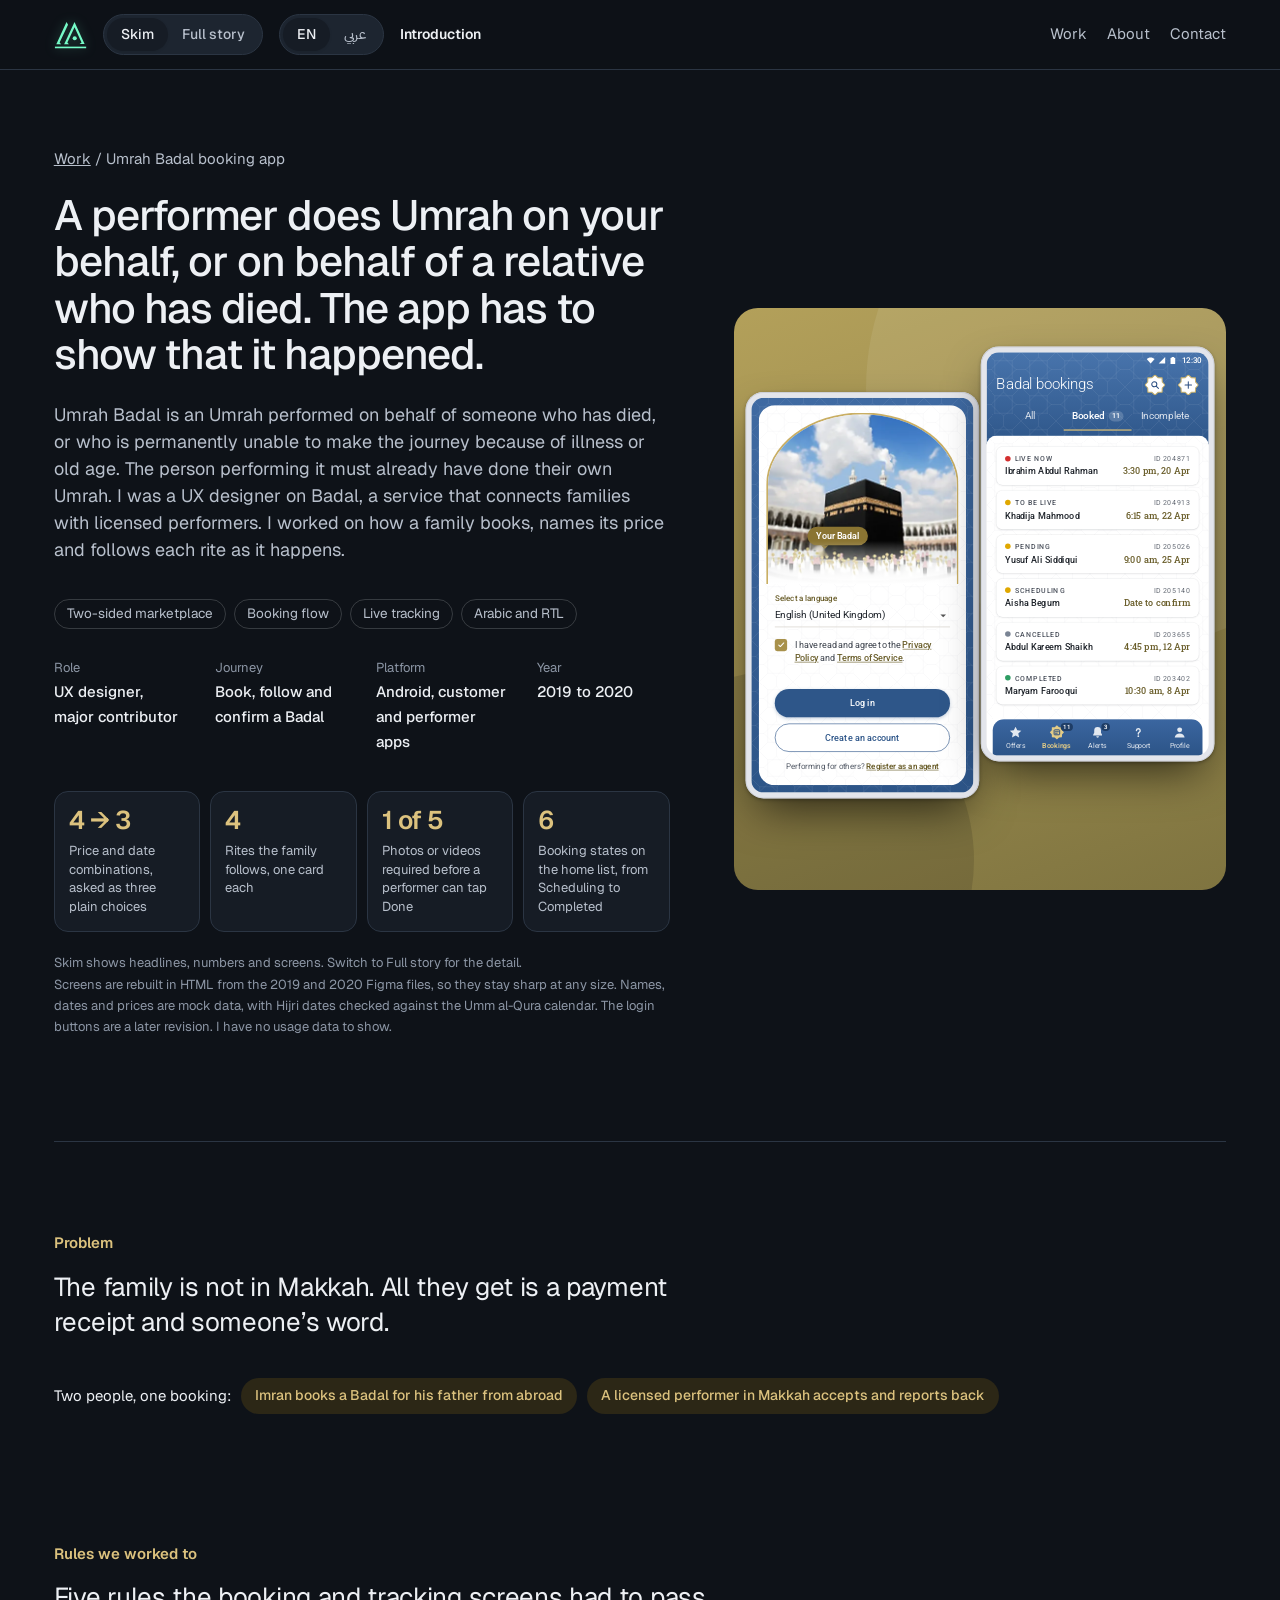
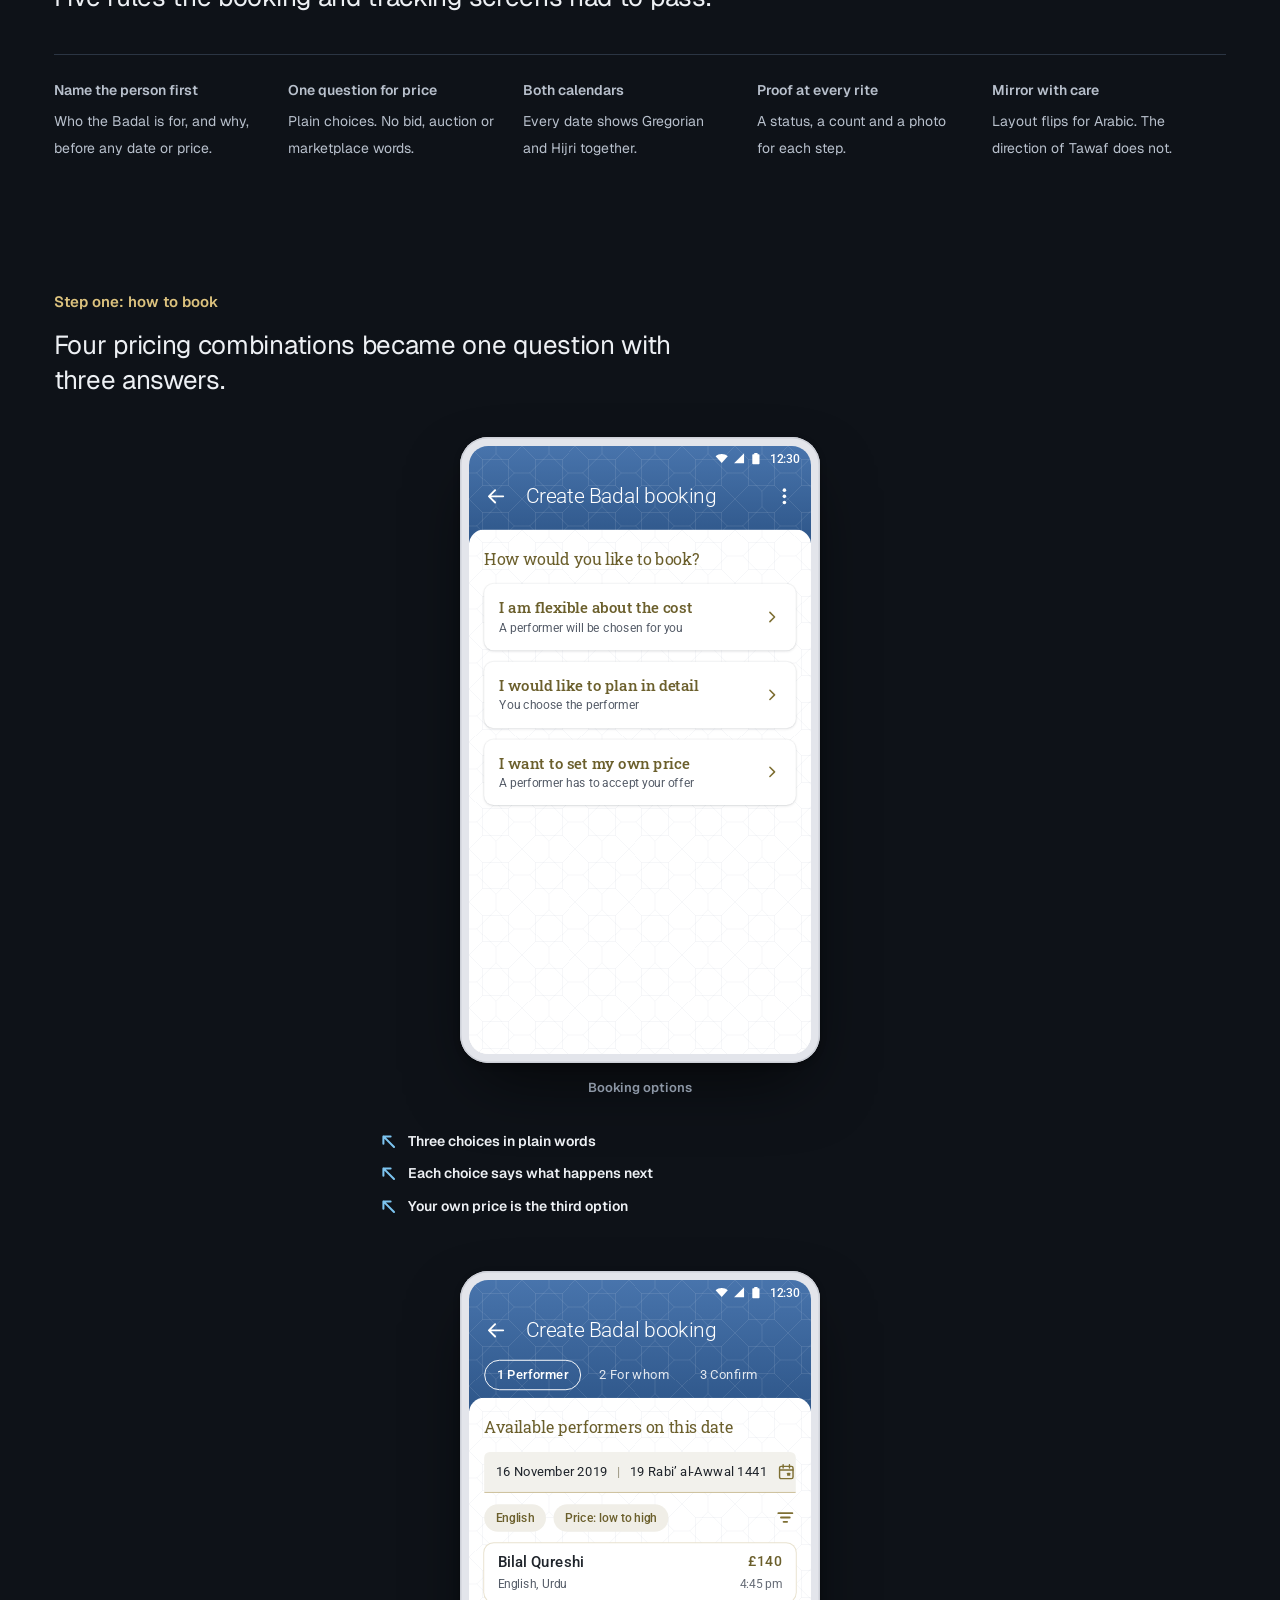
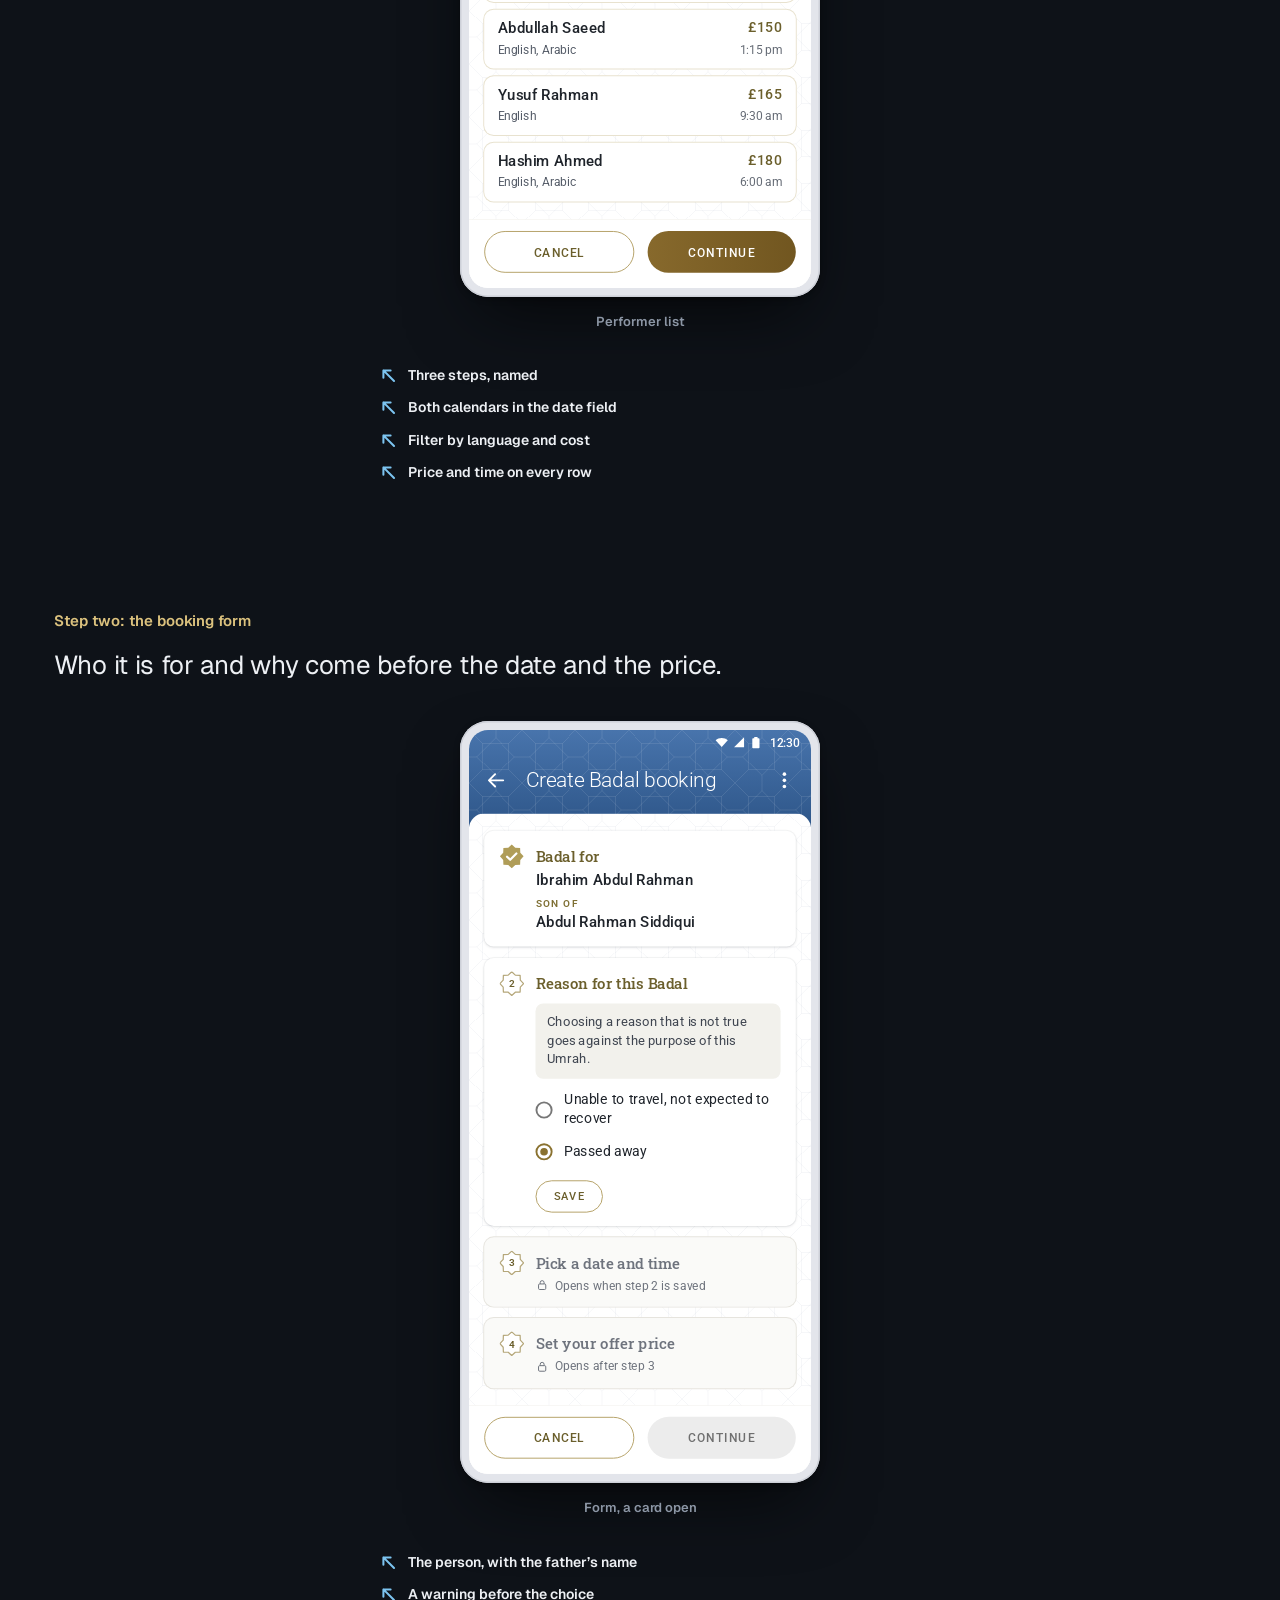
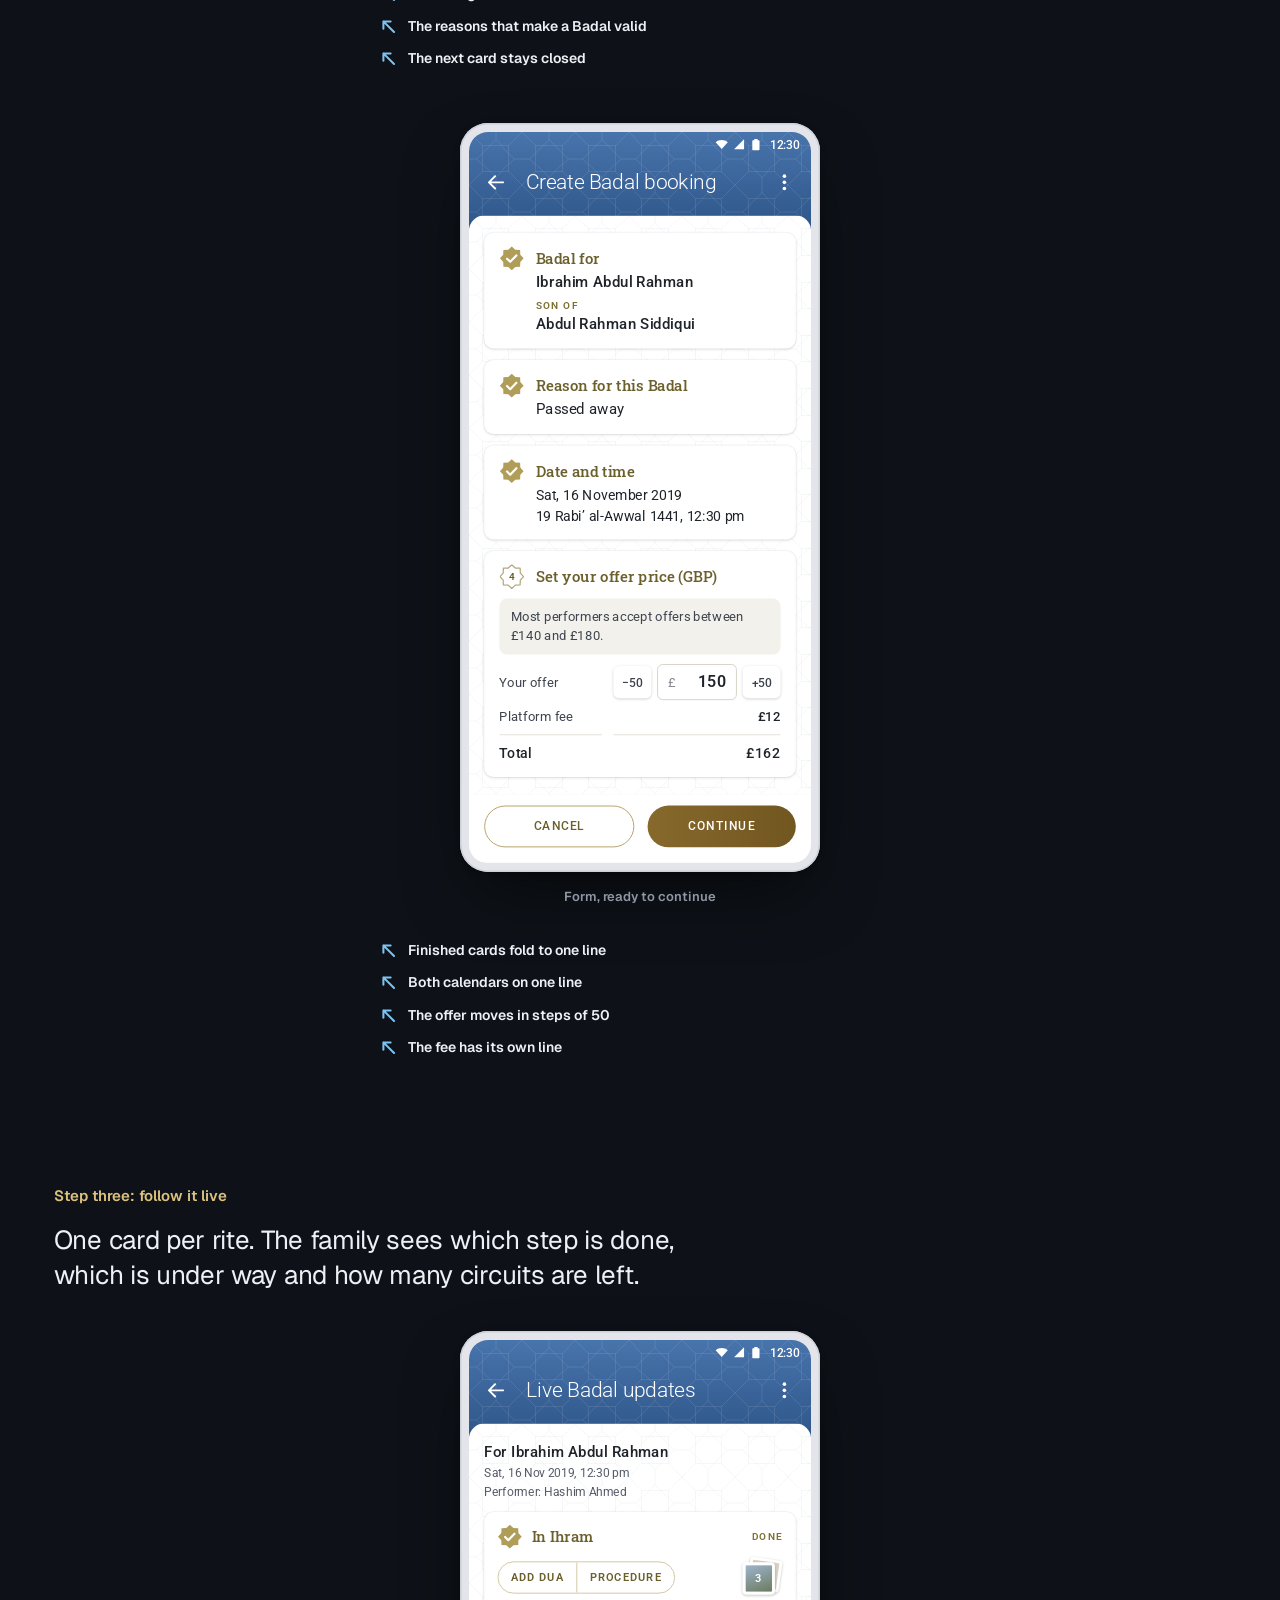
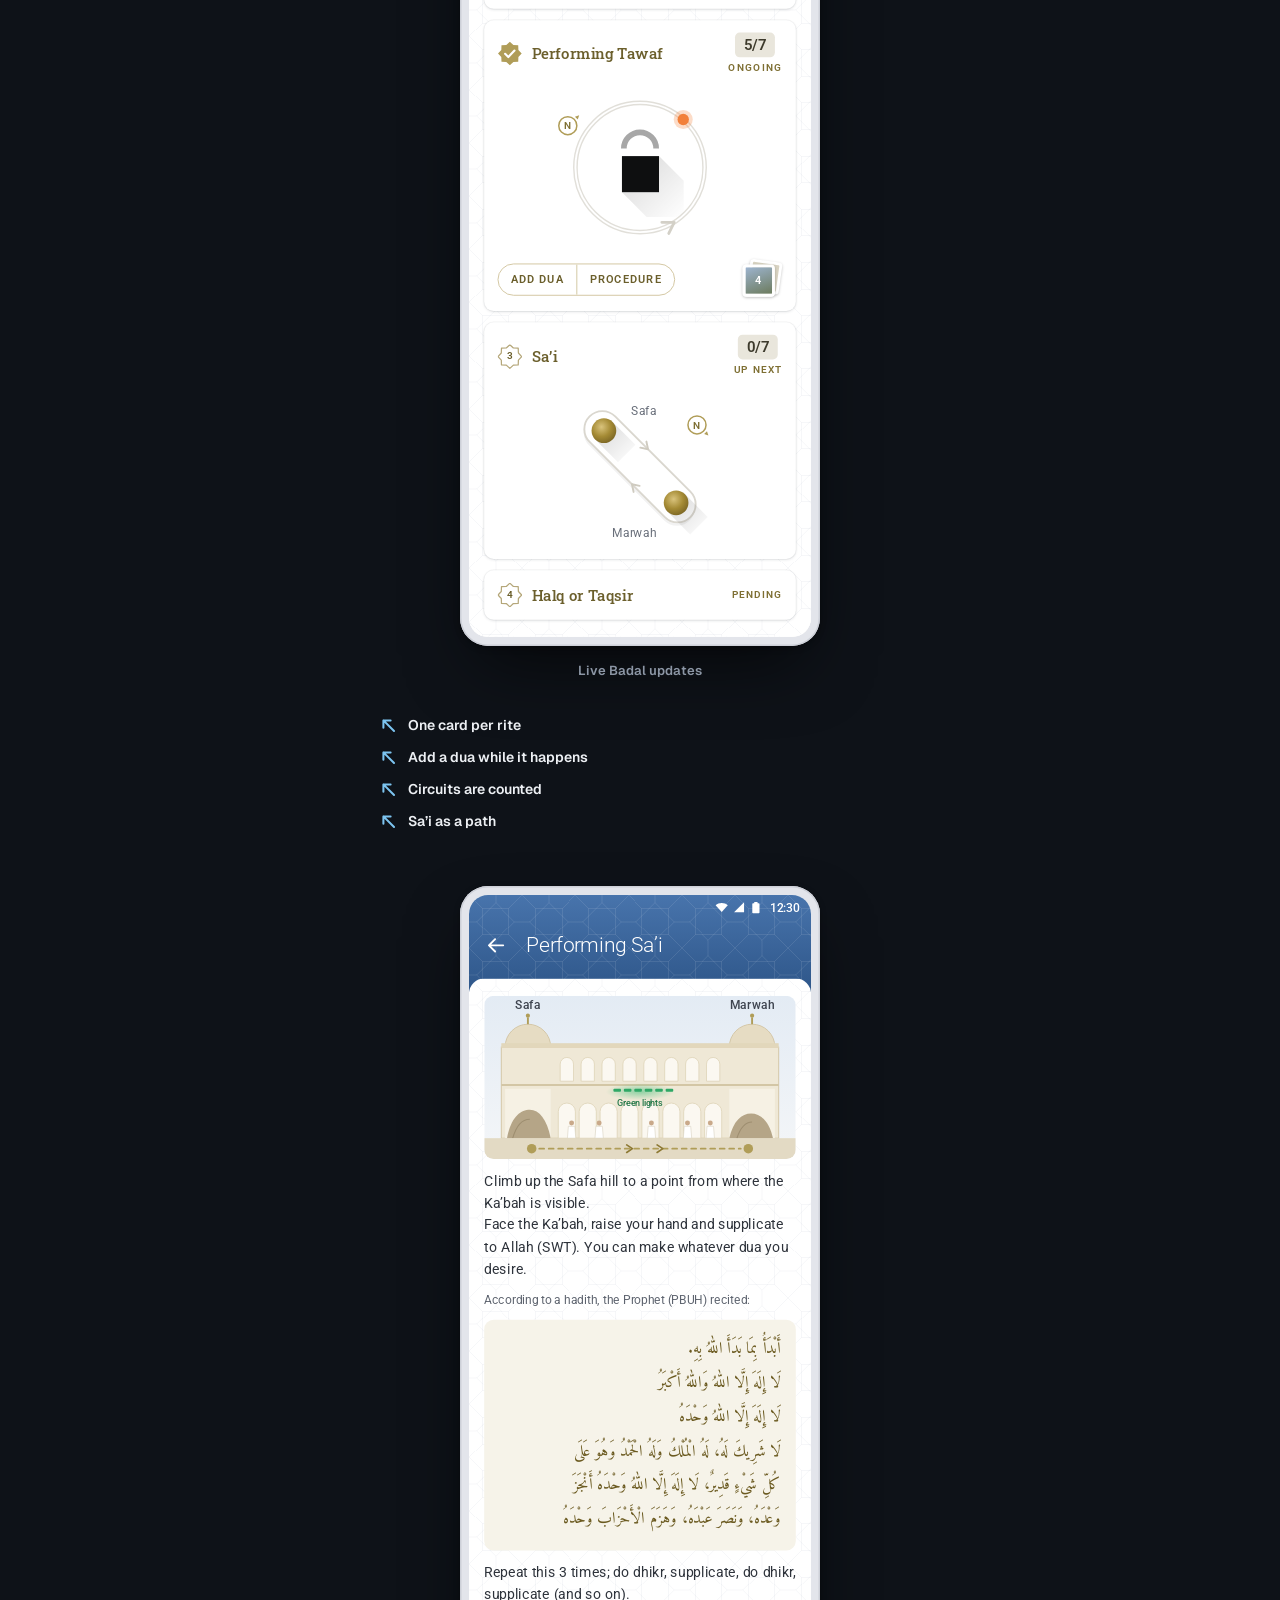
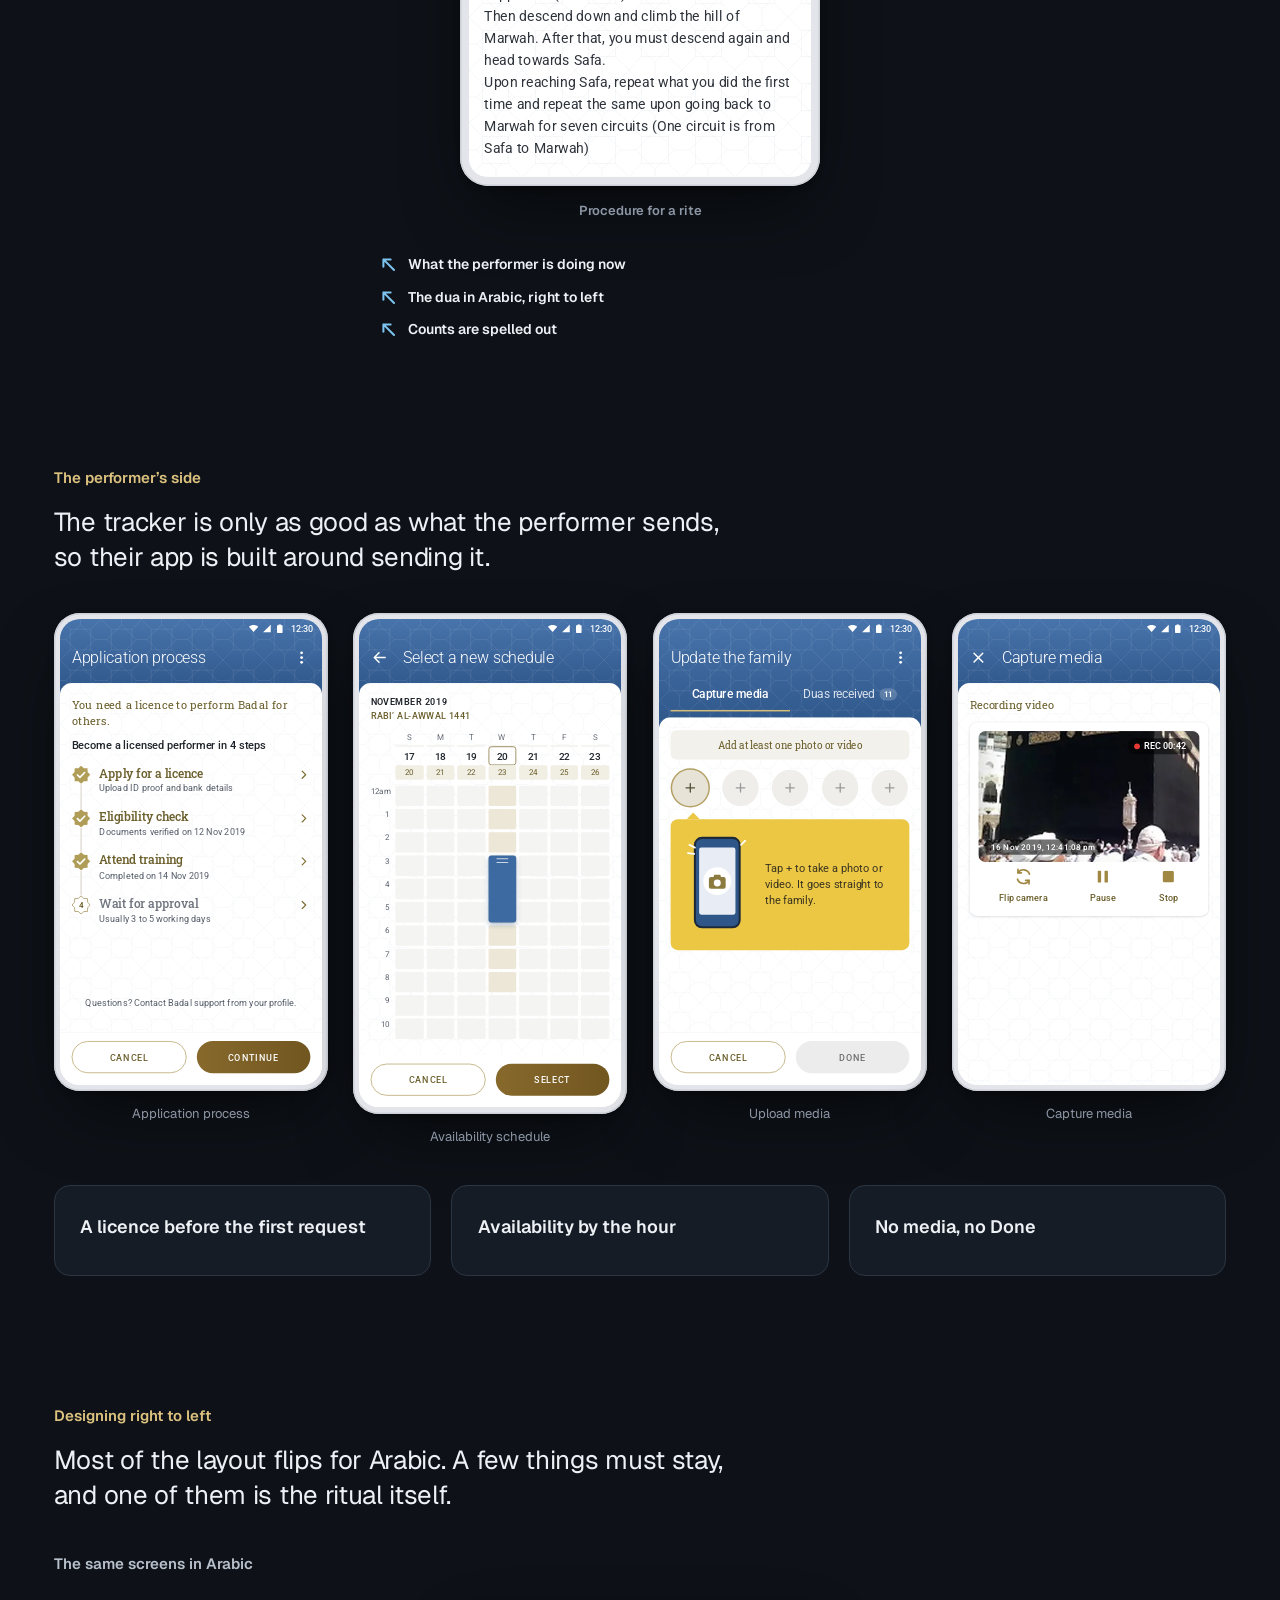
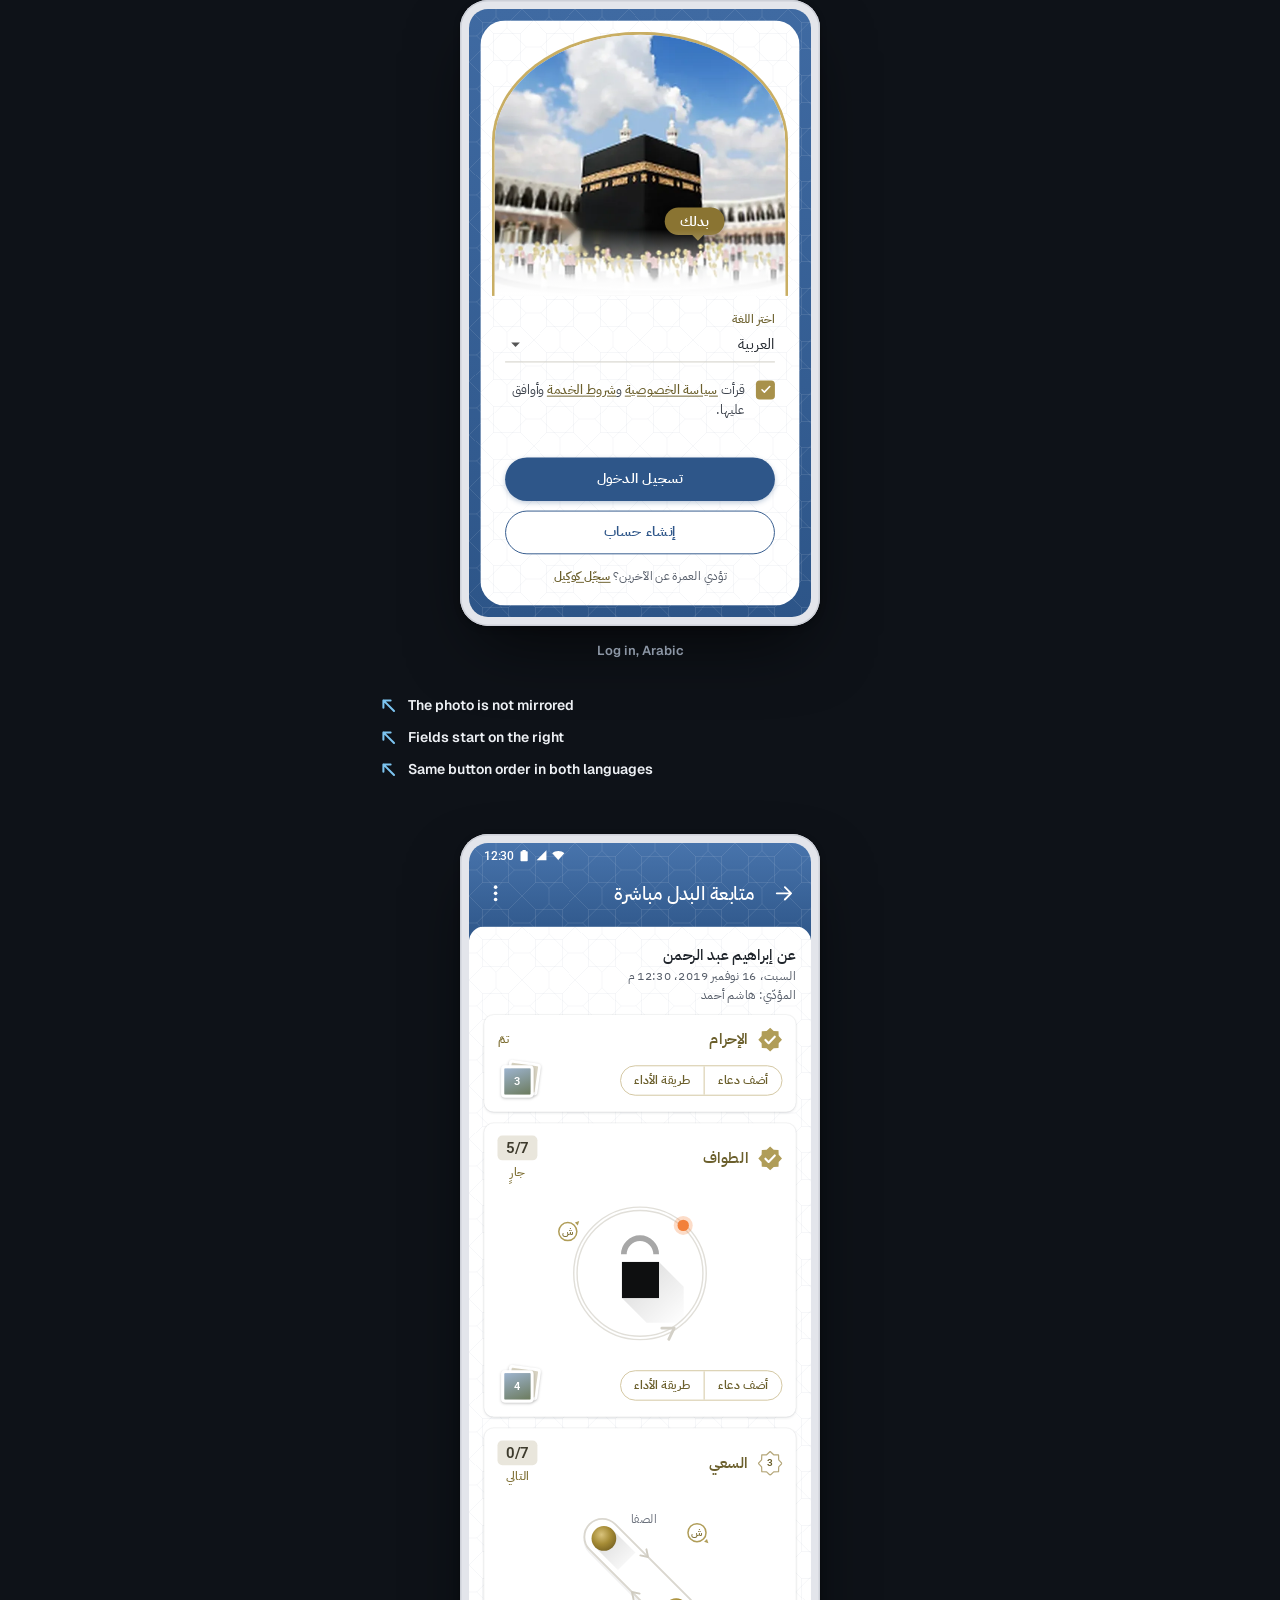
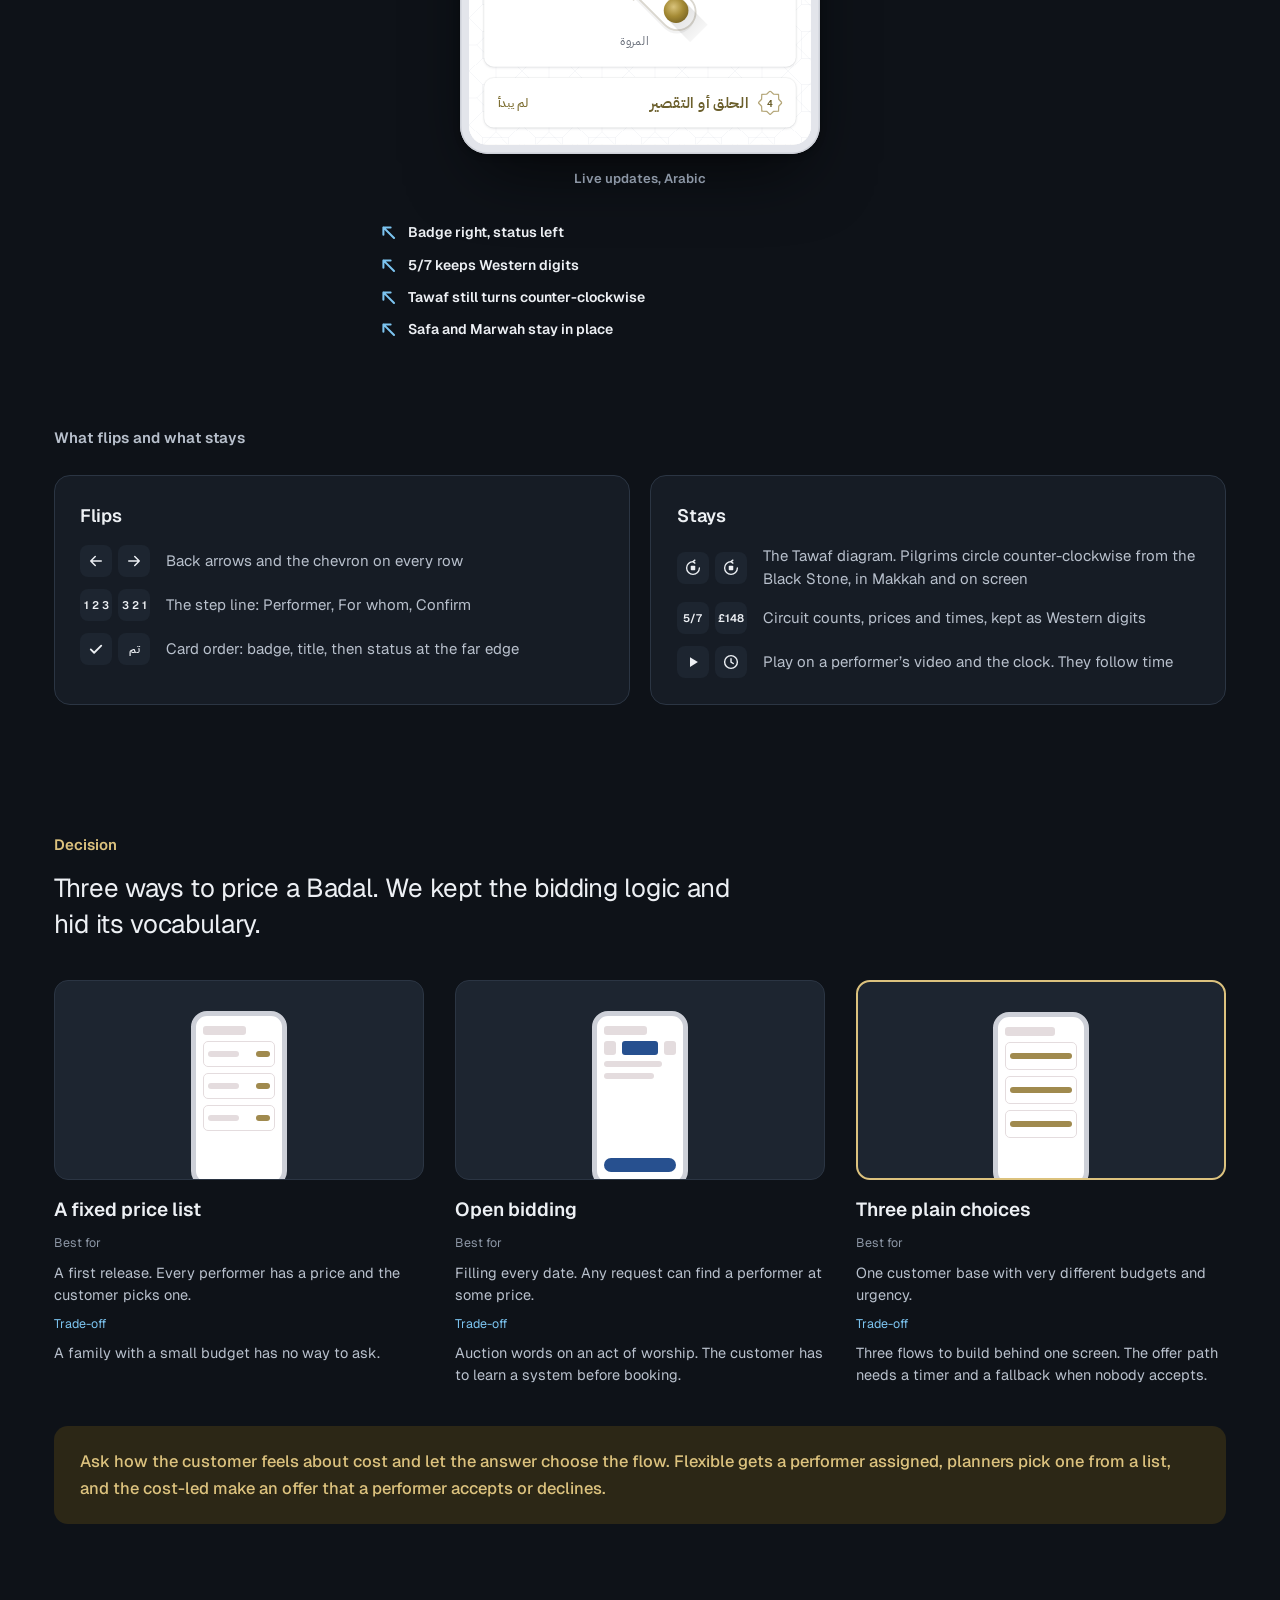
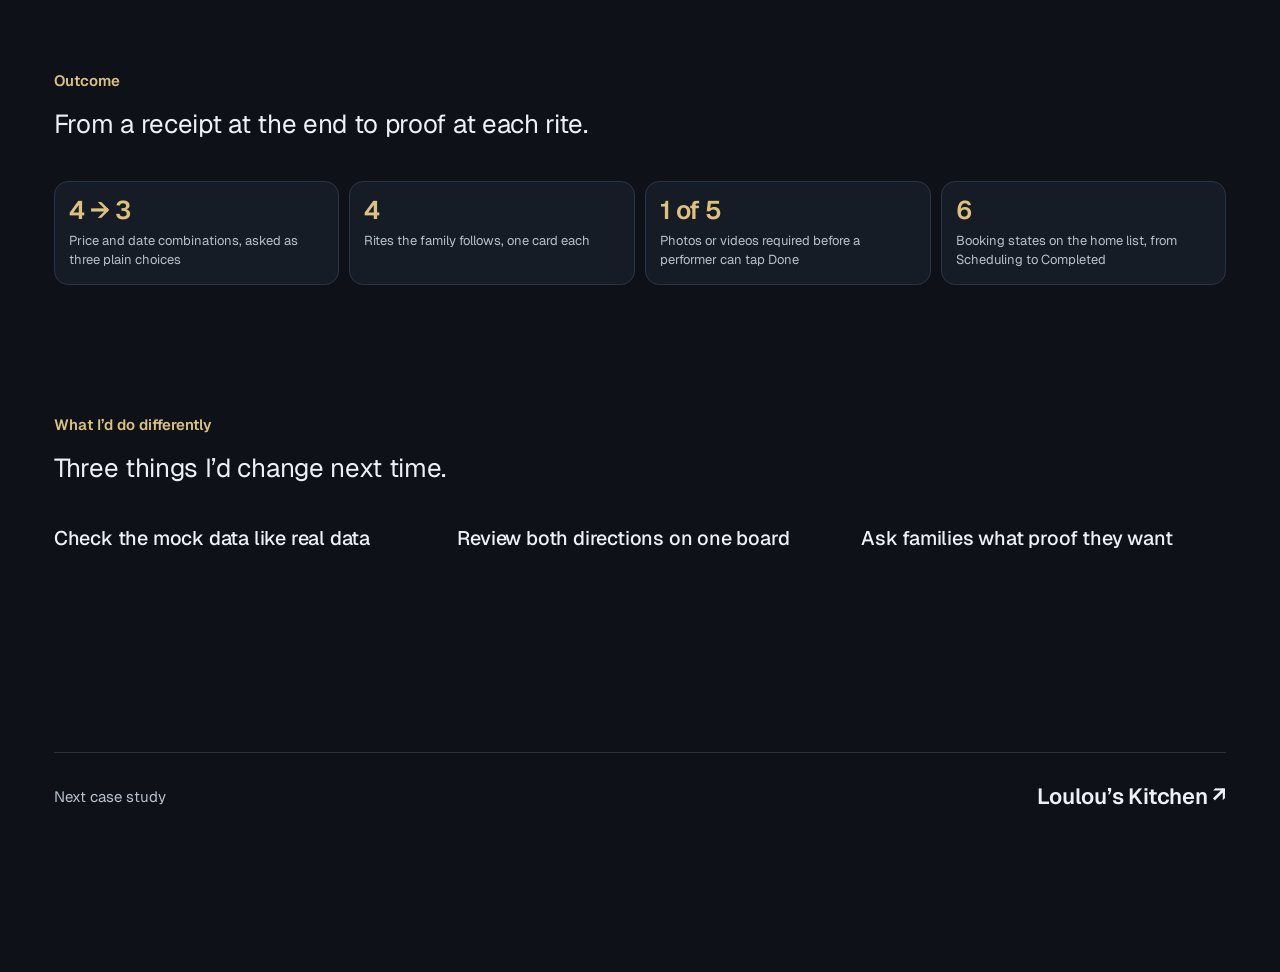
<file: umrah-badal.html>
<!DOCTYPE html>
<html data-theme="dark" lang="en" dir="ltr">
<head>
<meta charset="utf-8">
<meta name="color-scheme" content="dark">
<link rel="icon" href="data:image/svg+xml,%3Csvg%20xmlns%3D%22http%3A//www.w3.org/2000/svg%22%20viewBox%3D%220%200%20122%20122%22%3E%3Crect%20width%3D%22122%22%20height%3D%22122%22%20rx%3D%2226%22%20fill%3D%22%23111312%22/%3E%3Cg%20transform%3D%22translate%280%209%29%22%20fill%3D%22%2376FBC8%22%3E%3Cpath%20d%3D%22M48.2%2011L53.2%2020L26%2077.2L31%2082.6H15.4Z%22/%3E%3Cpath%20d%3D%22M74%2011L106.4%2082.2H90.4L96.6%2076.8L74%2028L51%2077L56%2082.6H40.6Z%22/%3E%3Ccircle%20cx%3D%2274.6%22%20cy%3D%2263.6%22%20r%3D%226.6%22/%3E%3Crect%20x%3D%2211%22%20y%3D%2290.4%22%20width%3D%22100.4%22%20height%3D%225.2%22/%3E%3C/g%3E%3C/svg%3E">
<meta name="viewport" content="width=device-width, initial-scale=1, viewport-fit=cover">
<meta name="description" content="Case study: booking and following an Umrah Badal, in English and Arabic. Afnan, UX designer.">
<title>Umrah Badal: booking and following a proxy Umrah | Afnan</title>
<link rel="preconnect" href="https://fonts.googleapis.com">
<link rel="preconnect" href="https://fonts.gstatic.com" crossorigin>
<link href="https://fonts.googleapis.com/css2?family=Geist:wght@400;500;600;700&family=IBM+Plex+Sans+Arabic:wght@400;500;600;700&family=Roboto:wght@300;400;500;600&family=Roboto+Slab:wght@400;500&family=Amiri&family=Newsreader:opsz,wght@6..72,300;6..72,400&display=swap" rel="stylesheet">
<style>

/* ---------- Portfolio shell tokens ---------- */
:root{
  --bg:#F5F4F0; --surface:#FFFFFF; --sunk:#ECE9E1; --ink:#16191F; --ink-2:#4C535E; --ink-3:#656B76; --line:#DEDACF;
  --brand:#75601C; --brand-ink:#FFFFFF; --brand-soft:#F3ECD6;
  --annot:#1B5FA8; --annot-halo:rgba(255,255,255,.92);
  --stage-a:#7F7440; --stage-b:#B3A05A;
  --shadow:0 30px 70px -20px rgba(30,30,20,.30), 0 2px 6px rgba(30,30,20,.08);
  color-scheme:light;
}
@media (prefers-color-scheme: dark){
  :root:not([data-theme="light"]){
    --bg:#0E1218; --surface:#161C25; --sunk:#1D2530; --ink:#EDF0F4; --ink-2:#B8C0CC; --ink-3:#8C96A5; --line:#2B3543;
    --brand:#DCC27E; --brand-ink:#15120A; --brand-soft:#2C2716;
    --annot:#7CC4F0; --annot-halo:rgba(14,18,24,0);
    --stage-a:#7F7440; --stage-b:#B3A05A;
    --shadow:0 30px 70px -20px rgba(0,0,0,.7), 0 2px 6px rgba(0,0,0,.3);
    color-scheme:dark;
  }
}
:root[data-theme="dark"]{
    --bg:#0E1218; --surface:#161C25; --sunk:#1D2530; --ink:#EDF0F4; --ink-2:#B8C0CC; --ink-3:#8C96A5; --line:#2B3543;
    --brand:#DCC27E; --brand-ink:#15120A; --brand-soft:#2C2716;
    --annot:#7CC4F0; --annot-halo:rgba(14,18,24,0);
    --stage-a:#7F7440; --stage-b:#B3A05A;
    --shadow:0 30px 70px -20px rgba(0,0,0,.7), 0 2px 6px rgba(0,0,0,.3);
    color-scheme:dark;
}
:root{box-sizing:border-box;padding-top:env(safe-area-inset-top,0px);padding-bottom:env(safe-area-inset-bottom,0px)}
html{scroll-padding-top:calc(env(safe-area-inset-top,0px) + 96px);scroll-behavior:smooth}
*,*::before,*::after{box-sizing:inherit}
body{margin:0;background:var(--bg);color:var(--ink);font-family:Geist,"IBM Plex Sans Arabic",ui-sans-serif,system-ui,-apple-system,"Segoe UI",Roboto,sans-serif;font-size:clamp(16px,.35vw + 12px,19px);line-height:1.65;-webkit-font-smoothing:antialiased}
html[lang="ar"] body{font-family:"IBM Plex Sans Arabic",Geist,ui-sans-serif,system-ui,sans-serif;line-height:1.8}
body::before{content:"";position:fixed;inset:0 0 auto;height:env(safe-area-inset-top,0px);z-index:30;background:var(--bg)}
img{max-width:100%}
a{color:var(--brand)}
:focus-visible{outline:2px solid var(--brand);outline-offset:3px;border-radius:4px}
@media (prefers-reduced-motion: reduce){html{scroll-behavior:auto}*{transition:none!important}}

/* language switching for the case study text (phones are never switched) */
html[lang="en"] [data-l="ar"]{display:none!important}
html[lang="ar"] [data-l="en"]{display:none!important}

/* ---------- Header ---------- */
.site{position:sticky;top:env(safe-area-inset-top,0px);z-index:20;background:color-mix(in srgb,var(--bg) 90%,transparent);backdrop-filter:blur(12px);-webkit-backdrop-filter:blur(12px);border-bottom:1px solid var(--line)}
.site-in{max-width:1920px;margin:0 auto;padding:14px clamp(24px,4.2vw,80px);display:flex;align-items:center;gap:16px}
.site b.me{font-weight:600;font-size:16px}
.site nav.links{display:flex;gap:20px;margin-inline-start:auto;font-size:15px}
.site nav.links a{color:var(--ink-2);text-decoration:none}
.site nav.links a:hover{color:var(--ink)}
.mode{display:inline-flex;background:var(--sunk);border:1px solid var(--line);border-radius:999px;padding:3px}
.mode button{font:inherit;font-size:14px;font-weight:500;border:0;background:transparent;color:var(--ink-2);padding:5px 14px;border-radius:999px;cursor:pointer}
.mode button[aria-pressed="true"]{background:var(--surface);color:var(--ink);box-shadow:0 1px 3px rgba(0,0,0,.08)}
.mode .arb{font-family:"IBM Plex Sans Arabic",sans-serif}
.prog{position:absolute;left:0;right:0;bottom:-1px;height:3px}
.prog i{display:block;height:100%;width:100%;background:var(--brand);transform-origin:0 50%;transform:scaleX(0)}
html[dir="rtl"] .prog i{transform-origin:100% 50%}
.now{display:none;font-size:14px;color:var(--ink-2);min-width:0;white-space:nowrap;overflow:hidden;text-overflow:ellipsis}
.now b{font-weight:600;color:var(--ink)}
.wrap{max-width:1920px;margin:0 auto;padding:0 clamp(24px,4.2vw,80px)}

/* ---------- Hero ---------- */
.hero{display:grid;grid-template-columns:minmax(0,1.25fr) minmax(0,1fr);gap:clamp(40px,5vw,112px);padding:clamp(56px,6vw,112px) 0 clamp(72px,7vw,140px);align-items:center}
.kicker{font-size:15px;color:var(--ink-2);margin:0 0 20px}
.kicker a{color:var(--ink-2)}
h1{font-size:clamp(34px,3.3vw,64px);line-height:1.1;letter-spacing:-.025em;font-weight:500;margin:0 0 24px}
html[lang="ar"] h1{letter-spacing:0;line-height:1.3}
.lede{font-size:clamp(18px,1.05vw + 4px,24px);line-height:1.5;color:var(--ink-2);margin:0 0 36px}
.meta{display:grid;grid-template-columns:repeat(4,minmax(0,1fr));gap:28px;margin:0 0 36px;padding:0}
.meta div{display:flex;flex-direction:column}
.meta dt{font-size:13px;color:var(--ink-3)}
.meta dd{margin:2px 0 0;font-size:15px;font-weight:500}
.kpis{display:grid;grid-template-columns:repeat(4,minmax(0,1fr));gap:10px;margin:0}
.kpi{background:var(--surface);border:1px solid var(--line);border-radius:14px;padding:14px}
.kpi strong{display:block;font-size:clamp(22px,2vw,28px);white-space:nowrap;line-height:1.1;letter-spacing:-.02em;color:var(--brand);font-weight:600;direction:ltr;text-align:start;unicode-bidi:isolate}
html[dir="rtl"] .kpi strong{text-align:right}
.kpi span{display:block;font-size:13px;line-height:1.45;color:var(--ink-2);margin-top:8px}
.nda{font-size:13px;color:var(--ink-3);margin-top:20px}
.how{margin-top:28px;font-size:15px;color:var(--ink-2)}
.how summary{cursor:pointer;font-weight:500;color:var(--brand)}
.how b{color:var(--ink);font-weight:600}

.stage{background:linear-gradient(160deg,var(--stage-b),var(--stage-a));border-radius:24px;padding:clamp(24px,3vw,48px) 12px;position:relative;overflow:hidden;min-height:560px;display:grid;place-items:center}
.stage::before{content:"";position:absolute;width:520px;height:520px;border-radius:50%;background:rgba(255,255,255,.08);right:-160px;top:-180px}
.stage::after{content:"";position:absolute;width:380px;height:380px;border-radius:50%;background:rgba(0,0,0,.12);left:-140px;bottom:-160px}
.hp-wrap{position:relative;z-index:1;width:520px;height:560px;transform-origin:50% 50%}
.hp-wrap .phone{position:absolute;top:0;transform-origin:0 0}
.hp-wrap .p1{left:0;transform:scale(.72) translateY(70px)}
.hp-wrap .p2{right:0;transform-origin:100% 0;transform:scale(.72)}
.hp-lbl{position:absolute;z-index:2;font-size:13px;font-weight:600;color:#fff;background:rgba(0,0,0,.28);border-radius:999px;padding:4px 12px}

/* ---------- Content column ---------- */
.body{border-top:1px solid var(--line);padding:clamp(72px,7vw,140px) 0 160px;display:grid;grid-template-columns:minmax(0,1fr) 220px;gap:clamp(48px,5vw,120px)}
.toc{position:sticky;top:112px;align-self:start;font-size:14.5px}
.toc p{margin:0 0 16px;font-size:13px;color:var(--ink-3)}
.toc ol{list-style:none;margin:0;padding:0;position:relative}
.toc ol::before{content:"";position:absolute;inset-inline-start:9px;top:12px;bottom:12px;width:2px;background:var(--line)}
.toc li{position:relative}
.toc a{display:flex;align-items:center;gap:12px;padding:7px 0;color:var(--ink-3);text-decoration:none;border-radius:8px;transition:color .15s}
.toc a:hover{color:var(--ink)}
.ck{position:relative;z-index:1;width:20px;height:20px;border-radius:50%;border:2px solid var(--line);background:var(--bg);display:grid;place-items:center;flex:none;transition:background .2s,border-color .2s}
.ck svg{width:12px;height:12px;color:var(--brand-ink);opacity:0;transition:opacity .2s}
.toc a.done{color:var(--ink-2)}
.toc a.done .ck{background:var(--brand);border-color:var(--brand)}
.toc a.done .ck svg{opacity:1}
.toc a[aria-current="true"]{color:var(--ink);font-weight:600}
.toc a[aria-current="true"] .ck{border-color:var(--brand)}
.toc a[aria-current="true"] .ck::after{content:"";width:8px;height:8px;border-radius:50%;background:var(--brand)}
.toc .tt{margin:20px 0 0;font-size:13px;color:var(--ink-3)}
section{padding:0 0 clamp(120px,10vw,200px)}
.txt{margin-bottom:clamp(36px,3vw,56px);max-width:62ch}
section h2{font-size:clamp(22px,1.25vw + 10px,34px);line-height:1.35;letter-spacing:-.012em;font-weight:400;color:var(--ink);margin:0}
html[lang="ar"] section h2{letter-spacing:0;line-height:1.55}
.sec-name{font-size:15px;font-weight:600;color:var(--brand);margin:0 0 14px}
.p{color:var(--ink-2);margin:16px 0 0}
.skim .full{display:none}
.skim-only{display:none}
.skim .skim-only{display:inline}

.pains{display:grid;grid-template-columns:repeat(3,minmax(0,1fr));gap:20px}
.pain{background:var(--surface);border:1px solid var(--line);border-radius:16px;padding:clamp(22px,2vw,32px)}
.pain h3{font-size:18px;margin:0 0 8px;font-weight:600}
.pain p{margin:0;font-size:15px;color:var(--ink-2);line-height:1.6}
.users{display:flex;gap:10px;flex-wrap:wrap;margin-top:28px;align-items:center;font-size:15px}
.tag{background:var(--brand-soft);color:var(--brand);font-weight:500;border-radius:999px;padding:6px 14px;font-size:14px}

.rules{display:grid;grid-template-columns:repeat(5,minmax(0,1fr));border-top:1px solid var(--line)}
.rule{padding-block:22px 0;padding-inline:0 28px}
.rule b{display:block;font-size:16px;font-weight:600;margin-bottom:4px}
.rule span{font-size:14px;color:var(--ink-2);line-height:1.55}

/* references */
.refs{display:grid;grid-template-columns:repeat(4,minmax(0,1fr));gap:clamp(18px,2vw,32px)}
.ref h3{font-size:17px;margin:14px 0 2px;font-weight:600}
.ref .src{font-size:13px;color:var(--ink-3);margin:0 0 10px}
.ref .src a{color:var(--brand)}
.ref dl{margin:0;display:grid;gap:6px}
.ref dt{font-size:12.5px;color:var(--ink-3)}
.ref dt.t{color:var(--annot)}
.ref dd{margin:0;font-size:14.5px;color:var(--ink-2);line-height:1.5}
.wf{height:200px;border:1px solid var(--line);border-radius:14px;background:var(--sunk);display:grid;place-items:center;overflow:hidden}
.wf .ph{width:96px;height:176px;border-radius:16px;background:#fff;border:5px solid #CDD0D8;padding:10px 7px;display:flex;flex-direction:column;gap:6px;margin-top:30px}
.wf i{display:block;height:6px;border-radius:3px;background:#E4DCDE}
.wf i.r{background:#27508F}
.wf i.k{background:#A08A4E}
.wf .row{display:flex;gap:4px;align-items:center}
.wf .bx{border:1.5px solid #E4DCDE;border-radius:5px;height:18px;display:flex;align-items:center;gap:4px;padding:0 4px}
.wf .dot{width:7px;height:7px;border-radius:50%;background:#E4DCDE;flex:none}

.cap{font-size:13px;color:var(--ink-3);margin:18px 0 0;text-align:center}
.sub-h{font-size:15px;font-weight:600;color:var(--ink-2);margin:88px 0 24px}
.txt + .sub-h{margin-top:0}

/* ---------- Annotated figure ---------- */
.anno{margin:0;position:relative}
.anno-stage{position:relative;width:1180px;display:grid;grid-template-columns:160px 820px 160px;column-gap:20px;align-items:start;transform-origin:0 0}
.anno:not(.stacked) .anno-stage{direction:ltr}
.anno-col{position:relative}
.an{position:absolute;left:0;right:0;font-size:13px;line-height:1.45;cursor:default;outline:none}
.anno-col.l .an{text-align:right}
.anno-col.r .an{text-align:left}
.an [data-l="ar"]{direction:rtl}
.an b{display:block;font-size:14px;font-weight:600;color:var(--ink);line-height:1.3}
.an b span{display:block}
.an p{margin:4px 0 0;color:var(--ink-2)}
.skim .an p{display:none}
.an:hover b,.an:focus-visible b,.an.on b{color:var(--annot)}
.an:focus-visible{outline:2px solid var(--annot);outline-offset:4px;border-radius:6px}
.anno-svg{position:absolute;left:0;top:0;pointer-events:none;overflow:visible;z-index:5;color:var(--annot)}
.anno-svg .halo{stroke:var(--annot-halo);stroke-width:5;fill:none;stroke-linecap:round}
.anno-svg .ln{stroke:currentColor;stroke-width:1.6;fill:none;stroke-linecap:round;transition:stroke-width .15s}
.anno-svg .ln.on{stroke-width:2.6}
.anno-svg .st{fill:currentColor}
.anno-hit{outline:2px solid var(--annot)!important;outline-offset:3px;border-radius:8px}
.shot-fit{position:relative}
.anno.stacked .anno-stage{width:100%;display:flex;flex-direction:column}
.anno.stacked .shot-fit{order:-1;width:100%;min-width:0;height:auto!important}
.anno.stacked .anno-col{display:grid;grid-template-columns:1fr;gap:14px;height:auto!important;margin-top:20px;width:100%;max-width:520px}
.anno.stacked .an{position:relative;top:auto!important;text-align:start!important;padding-inline-start:28px;cursor:pointer}
.anno.stacked .an::before{content:"";position:absolute;inset-inline-start:0;top:1px;width:17px;height:17px;background:var(--annot);
  -webkit-mask:url("data:image/svg+xml,%3Csvg xmlns='http://www.w3.org/2000/svg' viewBox='0 0 20 20'%3E%3Cpath d='M16.5 16.5L4 4M4 12.5V4h8.5' fill='none' stroke='%23000' stroke-width='2.4' stroke-linecap='round' stroke-linejoin='round'/%3E%3C/svg%3E") center/contain no-repeat;
          mask:url("data:image/svg+xml,%3Csvg xmlns='http://www.w3.org/2000/svg' viewBox='0 0 20 20'%3E%3Cpath d='M16.5 16.5L4 4M4 12.5V4h8.5' fill='none' stroke='%23000' stroke-width='2.4' stroke-linecap='round' stroke-linejoin='round'/%3E%3C/svg%3E") center/contain no-repeat}
html[dir="rtl"] .anno.stacked .an::before{transform:scaleX(-1)}
html[dir="rtl"] .anno.stacked .anno-col{direction:rtl}
.anno.stacked .anno-svg{display:none}
.anno.stacked .colh{display:none}
.colh{display:none;grid-column:1/-1;font-size:13px;font-weight:600;color:var(--ink-3)}

/* the two-phone shot */
.shot{width:820px;display:flex;justify-content:space-between;align-items:flex-start;position:relative;z-index:1;transform-origin:0 0;direction:ltr}
.anno.stacked .shot{width:100%;flex-direction:column;align-items:center;gap:56px;transform:none!important}
.anno.stacked .dev{width:100%;max-width:520px;align-items:flex-start}
.anno.stacked .dev .phone{width:100%;max-width:360px;align-self:center}
.anno.stacked .dev figcaption{align-self:center}
.dev{display:flex;flex-direction:column;align-items:center;gap:14px}
.dev figcaption{font-size:13px;font-weight:600;color:var(--ink-3)}

.opts{display:grid;grid-template-columns:repeat(3,minmax(0,1fr));gap:clamp(20px,2.4vw,44px)}
.opt h3{font-size:19px;margin:14px 0 8px;font-weight:600}
.opt dl{margin:0;display:grid;gap:8px}
.opt dt{font-size:12.5px;color:var(--ink-3)}
.opt dt.t{color:var(--annot)}
.opt dd{margin:0;font-size:14.5px;color:var(--ink-2);line-height:1.5}
.opt.pick .wf{border:2px solid var(--brand)}
.decision{margin-top:40px;background:var(--brand-soft);color:var(--brand);border-radius:14px;padding:22px 26px;font-weight:500}

.flip-grid{display:grid;grid-template-columns:repeat(2,minmax(0,1fr));gap:20px}
.fg{background:var(--surface);border:1px solid var(--line);border-radius:16px;padding:clamp(22px,2vw,32px)}
.fg h3{font-size:18px;margin:0 0 14px;font-weight:600}
.fg ul{list-style:none;margin:0;padding:0;display:grid;gap:12px}
.fg li{display:grid;grid-template-columns:72px 1fr;gap:14px;align-items:center;font-size:15px;color:var(--ink-2);line-height:1.5}
.fg .pair{display:flex;gap:6px;direction:ltr;justify-content:flex-start}
.fg .pair span{width:32px;height:32px;border-radius:8px;background:var(--sunk);display:grid;place-items:center;color:var(--ink)}
.fg .pair svg{width:18px;height:18px}
.fg .pair small{font-size:11px;font-weight:600}

.hind{display:grid;grid-template-columns:repeat(3,minmax(0,1fr));gap:clamp(28px,3vw,56px)}
.hind h3{font-size:clamp(18px,.6vw + 12px,22px);line-height:1.4;letter-spacing:-.01em;margin:0 0 8px;font-weight:500}
.hind p{margin:0;font-size:15px;color:var(--ink-2)}
.next{grid-column:1/-1;display:flex;justify-content:space-between;align-items:center;gap:24px;margin:0;border-top:1px solid color-mix(in srgb,var(--ink) 14%,transparent);padding:28px 0 0;font-family:Geist,ui-sans-serif,system-ui,-apple-system,"Segoe UI",Roboto,sans-serif;font-size:15px;line-height:1.4;color:var(--ink-2)}
.next > span{color:var(--ink-2);font-weight:400}
.next a{font-size:22px;font-weight:600;letter-spacing:-.01em;text-decoration:none;color:var(--ink);white-space:nowrap}
.next a:hover{color:var(--brand)}
@media (max-width:720px){.next{flex-direction:column;align-items:flex-start;gap:8px}.next a{white-space:normal}}

/* =========================================================
   Product UI: Badal app screens, exported from the Figma visual design file.
   ========================================================= */
.phone{width:360px;border-radius:28px;padding:9px;background:#E3E5EB;box-shadow:var(--shadow), inset 0 0 0 1.5px #CDD0D8;flex:none}
.scr{border-radius:19px;overflow:hidden;position:relative;background:#F6F5F1}
.scr{contain:paint}
.scr>.ui{position:absolute;left:0;top:0}
.skip{position:absolute;left:12px;top:-60px;z-index:50;background:var(--surface);color:var(--ink);padding:10px 14px;border-radius:8px;border:1px solid var(--line)}
.skip:focus{top:12px}

/* ---------- Badal app screens, rebuilt in HTML so they stay sharp at any size ---------- */
.scr>.ui{transform-origin:0 0}
.ui{--hb:#3E6AA2;--gd:#B09D58;--gt:#6B5F2C;--gt2:#7E6F33;--ink:#1F242B;--ink2:#555C68;--ln:#E7E4DB;
  width:360px;min-height:640px;display:flex;flex-direction:column;position:relative;
  font:400 14px/1.4 Roboto,"IBM Plex Sans Arabic",system-ui,sans-serif;color:var(--ink);letter-spacing:0;text-align:start;
  background:#fff url("data:image/svg+xml,%3Csvg%20xmlns%3D%27http%3A//www.w3.org/2000/svg%27%20width%3D%2756%27%20height%3D%2756%27%3E%3Cg%20fill%3D%27none%27%20stroke%3D%27%231E3A5F%27%20stroke-opacity%3D%27.045%27%20stroke-width%3D%271%27%3E%3Cpath%20d%3D%27M14%2014h28v28H14zM28%208l20%2020-20%2020L8%2028zM0%200l14%2014M56%200L42%2014M0%2056l14-14M56%2056L42%2042M28%200v8M28%2048v8M0%2028h8M48%2028h8%27/%3E%3C/g%3E%3C/svg%3E");-webkit-font-smoothing:antialiased}
.ui.tall{min-height:0}
.ui[dir="rtl"]{font-family:"IBM Plex Sans Arabic",Roboto,sans-serif}
.ui svg{display:block;flex:none}
.ui u{text-decoration:underline;text-underline-offset:2px}
.ui[dir="rtl"] .flip{transform:scaleX(-1)}
.ui[dir="ltr"] .flip{transform:none}
.u-hd{background:url("data:image/svg+xml,%3Csvg%20xmlns%3D%27http%3A//www.w3.org/2000/svg%27%20width%3D%2756%27%20height%3D%2756%27%3E%3Cg%20fill%3D%27none%27%20stroke%3D%27%23ffffff%27%20stroke-opacity%3D%27.10%27%20stroke-width%3D%271%27%3E%3Cpath%20d%3D%27M14%2014h28v28H14zM28%208l20%2020-20%2020L8%2028zM0%200l14%2014M56%200L42%2014M0%2056l14-14M56%2056L42%2042M28%200v8M28%2048v8M0%2028h8M48%2028h8%27/%3E%3C/g%3E%3C/svg%3E"),linear-gradient(180deg,#4874AC 0%,#2E5689 100%);color:#fff;padding-bottom:22px}
.u-sb{height:26px;display:flex;justify-content:flex-end;align-items:center;gap:4px;padding:0 12px;font:500 13px/1 Roboto,sans-serif}
.u-sb svg{width:14px;height:14px}
.u-sb b{font-weight:500;margin-inline-start:4px;direction:ltr}
.u-ab{height:54px;display:flex;align-items:center;gap:20px;padding:0 16px}
.u-ab .t{font-size:22px;font-weight:300;flex:1;white-space:nowrap;letter-spacing:-.005em}
.ui[dir="rtl"] .u-ab .t{font-weight:500;font-size:20px}
.u-ab svg{width:24px;height:24px}
.u-ab .ib{width:34px;height:34px;display:grid;place-items:center;color:#2C4F82;position:relative}
.u-ab .ib>svg:first-child{position:absolute;inset:0;width:34px;height:34px;color:#C9B26C}
.u-ab .ib>svg+svg{position:relative;width:18px;height:18px}
.u-tabs{display:flex;padding:0 16px;margin-top:2px}
.u-tabs span{flex:1;text-align:center;padding:10px 0 11px;font-size:16px;color:rgba(255,255,255,.82);border-bottom:2px solid transparent;display:flex;justify-content:center;align-items:center;gap:6px}
.u-tabs span.on{color:#fff;font-weight:500;border-color:#D7BE76}
.u-tabs i{font-style:normal;font-size:11px;font-weight:600;background:rgba(255,255,255,.18);border-radius:9px;padding:1px 6px;color:#fff}
.u-bd{flex:1;margin-top:-14px;border-radius:16px 16px 0 0;background:#fff url("data:image/svg+xml,%3Csvg%20xmlns%3D%27http%3A//www.w3.org/2000/svg%27%20width%3D%2756%27%20height%3D%2756%27%3E%3Cg%20fill%3D%27none%27%20stroke%3D%27%231E3A5F%27%20stroke-opacity%3D%27.045%27%20stroke-width%3D%271%27%3E%3Cpath%20d%3D%27M14%2014h28v28H14zM28%208l20%2020-20%2020L8%2028zM0%200l14%2014M56%200L42%2014M0%2056l14-14M56%2056L42%2042M28%200v8M28%2048v8M0%2028h8M48%2028h8%27/%3E%3C/g%3E%3C/svg%3E");padding:18px 16px 18px;position:relative;display:flex;flex-direction:column;gap:12px}
.u-ft{display:flex;gap:14px;padding:12px 16px 16px;background:#fff;box-shadow:0 -1px 0 #ECEAE4,0 -6px 14px rgba(20,30,50,.05)}
.u-btn{flex:1;height:44px;border-radius:22px;display:grid;place-items:center;font:500 13px/1 Roboto,sans-serif;letter-spacing:.07em;text-transform:uppercase}
.ui[dir="rtl"] .u-btn{letter-spacing:0;text-transform:none;font:600 15px/1 "IBM Plex Sans Arabic",sans-serif}
.u-btn.u-o{border:1.5px solid #B4A065;color:var(--gt);background:#fff}
.u-btn.u-p{background:linear-gradient(90deg,#87692C,#715620);color:#fff}
.u-btn.u-d{background:#ECECEC;color:#6F6F6F}
.u-btn.sm{flex:none;height:34px;padding:0 18px;font-size:12px}
.u-card{background:#fff;border-radius:10px;box-shadow:0 1px 3px rgba(20,30,50,.13),0 0 0 1px rgba(20,30,50,.035);padding:14px 16px}
.u-card.off{background:#FAFAF8;box-shadow:0 0 0 1px #E6E4DE}
.u-h{font:500 16px/1.35 "Roboto Slab",Georgia,serif;color:var(--gt);margin:0}
.ui[dir="rtl"] .u-h{font:600 16px/1.5 "IBM Plex Sans Arabic",sans-serif}
.u-q{font:400 17px/1.35 "Roboto Slab",Georgia,serif;color:var(--gt);margin:2px 0 2px}
.u-sub{font-size:13px;color:var(--ink2);margin-top:2px}
.u-row{display:flex;align-items:center;gap:12px}
.u-ic{width:26px;height:26px;color:var(--gd)}
.u-nb{position:relative;width:26px;height:26px;flex:none;color:#B5A77A}
.u-nb svg{width:26px;height:26px}
.u-nb i{position:absolute;inset:0;display:grid;place-items:center;font:600 11px/1 Roboto,sans-serif;font-style:normal;color:var(--gt)}
.u-chev{width:18px;height:18px;color:var(--gt2);margin-inline-start:auto}
.u-hint{background:#F2F1EC;border-radius:8px;padding:10px 12px;font-size:13.5px;line-height:1.45;color:#3F4550}
.u-lbl{font-size:10.5px;font-weight:600;letter-spacing:.08em;color:var(--gt2);text-transform:uppercase;margin:6px 0 2px}
.u-name{font-size:15.5px;font-weight:500;color:var(--ink)}
.u-mute{color:#6A707B}

/* login */
.ui.login{background:url("data:image/svg+xml,%3Csvg%20xmlns%3D%27http%3A//www.w3.org/2000/svg%27%20width%3D%2756%27%20height%3D%2756%27%3E%3Cg%20fill%3D%27none%27%20stroke%3D%27%23ffffff%27%20stroke-opacity%3D%27.10%27%20stroke-width%3D%271%27%3E%3Cpath%20d%3D%27M14%2014h28v28H14zM28%208l20%2020-20%2020L8%2028zM0%200l14%2014M56%200L42%2014M0%2056l14-14M56%2056L42%2042M28%200v8M28%2048v8M0%2028h8M48%2028h8%27/%3E%3C/g%3E%3C/svg%3E"),linear-gradient(180deg,#3F6AA2,#2D5588);padding:12px;min-height:640px}
.lg-p{flex:1;background:#fff url("data:image/svg+xml,%3Csvg%20xmlns%3D%27http%3A//www.w3.org/2000/svg%27%20width%3D%2756%27%20height%3D%2756%27%3E%3Cg%20fill%3D%27none%27%20stroke%3D%27%231E3A5F%27%20stroke-opacity%3D%27.045%27%20stroke-width%3D%271%27%3E%3Cpath%20d%3D%27M14%2014h28v28H14zM28%208l20%2020-20%2020L8%2028zM0%200l14%2014M56%200L42%2014M0%2056l14-14M56%2056L42%2042M28%200v8M28%2048v8M0%2028h8M48%2028h8%27/%3E%3C/g%3E%3C/svg%3E");border-radius:26px;display:flex;flex-direction:column;overflow:hidden}
.lg-arch{position:relative;margin:12px 12px 0;height:278px;border:3px solid #C9AE63;border-bottom:0;border-radius:200px 200px 0 0/150px 150px 0 0;overflow:hidden}
.lg-arch img{width:100%;height:100%;object-fit:cover;object-position:50% 70%;display:block}
.lg-arch::after{content:"";position:absolute;inset:auto 0 0;height:70px;background:linear-gradient(rgba(255,255,255,0),#fff)}
.lg-pill{position:absolute;left:21%;top:66%;background:#8A7432;color:#fff;font:600 14px/1 Roboto,sans-serif;padding:8px 14px;border-radius:999px;box-shadow:0 2px 6px rgba(0,0,0,.25)}
.lg-pill::after{content:"";position:absolute;left:22px;bottom:-6px;border:6px solid transparent;border-bottom:0;border-top-color:#8A7432}
.ui[dir="rtl"] .lg-pill::after{left:auto;right:22px}
.ui[dir="rtl"] .lg-pill{left:auto;right:21%;font-family:"IBM Plex Sans Arabic",sans-serif;font-size:15px;padding:7px 16px}
.lg-f{padding:14px 26px 22px;display:flex;flex-direction:column;flex:1}
.lg-l{font-size:12.5px;color:var(--gt);font-weight:500}
.lg-s{display:flex;align-items:center;justify-content:space-between;border-bottom:1.5px solid #CFCCC3;padding:6px 0 7px;font-size:15.5px;color:var(--ink)}
.lg-s svg{width:22px;height:22px;color:#555}
.lg-c{display:flex;gap:12px;margin-top:18px;font-size:14px;line-height:1.5;color:#3C424C}
.lg-c .bx{width:20px;height:20px;border-radius:4px;background:#A8914B;display:grid;place-items:center;color:#fff;flex:none;margin-top:1px}
.lg-c .bx svg{width:15px;height:15px}
.lg-c u{color:var(--gt);font-weight:500}
.lg-b{margin-top:auto;display:flex;flex-direction:column;gap:10px;padding-top:18px}
.lg-b .u-btn{flex:none;height:46px;border-radius:23px;font-size:14px;letter-spacing:.02em;text-transform:none;font-weight:500}
.lg-b .pri{background:#2E5689;color:#fff;box-shadow:0 2px 6px rgba(46,86,137,.3)}
.lg-b .sec{background:#fff;color:#2E5689;border:1.5px solid #2E5689}
.lg-b .lk{text-align:center;font-size:13px;color:#555C68;padding-top:4px}
.lg-b .lk u{color:var(--gt);font-weight:600}

/* bookings home */
.bk{display:flex;flex-direction:column;gap:9px;padding-bottom:6px}
.bk .u-card{padding:11px 14px;display:grid;grid-template-columns:1fr auto;row-gap:3px}
.bk .st{display:flex;align-items:center;gap:7px;font-size:11.5px;letter-spacing:.07em;font-weight:500;color:#4B515C;text-transform:uppercase}
.bk .st i{width:9px;height:9px;border-radius:50%}
.bk .uid{font-size:11.5px;color:#666C76;text-align:end;letter-spacing:.03em}
.bk .nm{font-size:15px;font-weight:500}
.bk .tm{font:500 15px/1.3 "Roboto Slab",Georgia,serif;color:var(--gt);text-align:end;white-space:nowrap}
.u-nav{display:flex;background:linear-gradient(180deg,#3B66A0,#2C5487);border-radius:18px 18px 0 0;margin:0 10px;padding:9px 4px 8px}
.u-nav span{flex:1;display:flex;flex-direction:column;align-items:center;gap:3px;font-size:11px;color:rgba(255,255,255,.86);position:relative}
.u-nav svg{width:24px;height:24px}
.u-nav span.on{color:#E2CB86;font-weight:600}
.u-nav b{position:absolute;top:-3px;left:calc(50% + 6px);font-size:9.5px;line-height:1;background:#1E3D66;color:#fff;border-radius:7px;padding:2px 4px;font-weight:600}

/* steps chips */
.u-steps{display:flex;gap:6px;padding:4px 16px 0;align-items:center}
.u-steps span{font-size:14px;color:rgba(255,255,255,.85);padding:5px 12px;border-radius:999px;border:1.5px solid transparent;white-space:nowrap}
.u-steps span.on{border-color:#fff;color:#fff;font-weight:500}
.u-date{display:flex;align-items:center;gap:10px;background:#F2F1EC;border-bottom:1.5px solid #B4A065;border-radius:6px 6px 0 0;padding:11px 12px;font-size:13.5px;color:var(--ink);white-space:nowrap}
.u-date svg{width:20px;height:20px;color:var(--gt2);margin-inline-start:auto}
.u-date em{font-style:normal;color:#9A9480}
.u-chips{display:flex;align-items:center;gap:8px}
.u-chips span{background:#F0EEE7;border-radius:999px;padding:6px 12px;font-size:12.5px;color:var(--gt);font-weight:500}
.u-chips svg{width:22px;height:22px;color:var(--gt2);margin-inline-start:auto}
.pf{display:flex;flex-direction:column;gap:8px}
.pf .u-card{display:grid;grid-template-columns:1fr auto;row-gap:2px;padding:10px 14px;box-shadow:0 0 0 1px #E8E2CF}
.pf .pr{font:500 15px/1.3 Roboto,sans-serif;color:var(--gt);text-align:end}
.pf .tm2{font-size:12.5px;color:#666C76;text-align:end}

/* form */
.fm .u-card{display:flex;flex-direction:column;gap:2px}
.fm .hd{display:flex;gap:12px;align-items:center}
.fm .in{padding-inline-start:38px}
.u-radio{display:flex;align-items:center;gap:12px;font-size:14.5px;padding:7px 0;color:var(--ink)}
.u-radio i{width:18px;height:18px;border-radius:50%;border:2px solid #777;flex:none;position:relative}
.u-radio.on i{border-color:#8A7230}
.u-radio.on i::after{content:"";position:absolute;inset:3px;border-radius:50%;background:#8A7230}
.u-off{color:#6E737D}
.u-off .u-h{color:#6E737D}
.u-off .lk{display:flex;align-items:center;gap:6px;font-size:12.5px;color:#6E737D;padding-inline-start:38px}
.u-off .lk svg{width:14px;height:14px}
.u-step{display:flex;align-items:center;gap:6px}
.u-step .bt{width:40px;height:34px;border-radius:6px;background:#fff;box-shadow:0 1px 3px rgba(0,0,0,.18);display:grid;place-items:center;font-size:12.5px;font-weight:500;color:#3C424C}
.u-step .vl{width:84px;height:38px;border-radius:6px;border:1.5px solid #D6D2C5;display:flex;align-items:center;justify-content:space-between;padding:0 10px;font-size:17px;font-weight:600;color:var(--ink)}
.u-step .vl small{font-size:14px;font-weight:400;color:#868A92}
.u-sum{display:grid;grid-template-columns:1fr auto;gap:8px 12px;align-items:center;font-size:14px;color:#3E444E}
.u-sum b{font-weight:500;text-align:end;color:var(--ink)}
.u-sum .tot{border-top:1px solid #E3E0D6;padding-top:9px;font-size:15px;color:var(--ink);font-weight:500}

/* live */
.lv-h{font-size:13px;color:#555C68;line-height:1.5}
.lv-h b{display:block;font-size:16px;color:var(--ink);font-weight:500}
.lv .u-card{display:flex;flex-direction:column;gap:10px;padding:13px 14px}
.lv .top{display:flex;align-items:center;gap:10px}
.lv .stt{margin-inline-start:auto;text-align:center;font-size:11px;letter-spacing:.08em;font-weight:600;color:var(--gt2);text-transform:uppercase}
.ui[dir="rtl"] .lv .stt{letter-spacing:0;font-size:13px;font-weight:500}
.lv .cnt{display:block;font:600 16px/1 Roboto,sans-serif;letter-spacing:0;border-radius:5px;padding:5px 9px;margin:0 auto 3px;width:max-content;direction:ltr}
.lv .cnt.g{background:#E9E6DC;color:#3D3A2C}
.lv .cnt.k{background:#A08843;color:#fff}
.lv .bot{display:flex;align-items:center;gap:8px}
.lv .pill{display:flex;border:1.5px solid #D2C6A0;border-radius:999px;overflow:hidden}
.lv .pill span{font-size:11.5px;font-weight:600;letter-spacing:.06em;color:var(--gt);padding:8px 13px;text-transform:uppercase}
.ui[dir="rtl"] .lv .pill span{letter-spacing:0;font-size:12.5px;padding:6px 14px}
.lv .pill span+span{border-inline-start:1.5px solid #D2C6A0}
.u-ph{margin-inline-start:auto;position:relative;width:46px;height:40px}
.u-ph i{position:absolute;width:34px;height:34px;border-radius:4px;background:#fff;box-shadow:0 1px 3px rgba(0,0,0,.25);border:3px solid #fff}
.u-ph i:nth-child(1){left:10px;top:0;transform:rotate(8deg);background:#D8D3C2}
.u-ph i:nth-child(2){left:4px;top:4px;background:linear-gradient(160deg,#9DB4CF,#6C7B5D);display:grid;place-items:center;color:#fff;font:600 12px/1 Roboto,sans-serif;font-style:normal}
.dg{display:grid;place-items:center}
.dg svg{width:220px;height:auto}

/* procedure */
.pr-ill{border-radius:10px;overflow:hidden}
.pr-ill svg{width:100%;height:auto}
.pr-t{font-size:14.5px;line-height:1.6;color:#2E333B;margin:0}
.pr-src{font-size:12.5px;color:#5E646F;margin:0}
.pr-dua{background:#F6F3E9;border-radius:10px;padding:14px 16px;font:400 17px/2.1 Amiri,"Noto Naskh Arabic","IBM Plex Sans Arabic",serif;color:#6B5A20;text-align:right;direction:rtl}

/* application */
.ap-l{position:relative;display:flex;flex-direction:column;gap:18px;padding:4px 0}
.ap-l::before{content:"";position:absolute;inset-inline-start:12px;top:14px;bottom:20px;width:2px;background:#E2DFD5}
.ap-l .u-row{align-items:flex-start;position:relative}
.ap-l .u-ic,.ap-l .u-nb{background:#fff}
.ap-l .u-chev{margin-top:4px}

/* schedule */
.sc-m{font-size:12px;font-weight:600;letter-spacing:.06em;color:var(--ink)}
.sc-h{font-size:12px;font-weight:500;letter-spacing:.05em;color:var(--gt);margin-top:2px}
.sc{display:grid;grid-template-columns:30px repeat(7,1fr);column-gap:4px;font-size:12px}
.sc .dw{text-align:center;color:#666C76;font-size:11.5px;padding-bottom:4px;border-bottom:1px solid #E6E3DA}
.sc .dd{text-align:center;padding:5px 0 2px;font-size:14px;font-weight:500;color:var(--ink)}
.sc .dh{text-align:center;font-size:11px;color:var(--gt);background:#F1EEE3;border-radius:3px;margin-bottom:8px;padding:2px 0}
.sc .sel{outline:1.5px solid var(--gt2);outline-offset:-1px;border-radius:4px}
.sc .tl{font-size:11px;color:#5C626D;text-align:end;padding-inline-end:4px;line-height:1;padding-top:2px}
.sc .c{height:28px;background:#F4F4F2;border-radius:2px;margin-bottom:4px}
.sc .c.av{background:#ECE7D6}
.sc .blk{position:relative}
.sc .blk::after{content:"";position:absolute;left:0;right:0;top:0;height:calc(3*32px - 4px);background:#3E6AA2;border-radius:4px;box-shadow:0 3px 8px rgba(30,60,110,.35);z-index:1}
.sc .blk::before{content:"";position:absolute;left:30%;right:30%;top:4px;height:6px;border-top:1.5px solid #fff;border-bottom:1.5px solid #fff;z-index:2}

/* media */
.md-slots{display:flex;justify-content:space-between;padding:2px 2px 0}
.md-slots span{width:50px;height:50px;border-radius:50%;background:#EFEEEA;display:grid;place-items:center;color:#9A9A9A}
.md-slots span.on{background:#E7E3D6;color:#55503A;box-shadow:0 0 0 2px #B4A065}
.md-slots svg{width:20px;height:20px}
.md-tip{position:relative;margin:6px 0 0;background:#EBC744;border-radius:10px;padding:18px 18px;display:flex;gap:16px;align-items:center;color:#3B3420;font-size:15px;line-height:1.5}
.md-tip::before{content:"";position:absolute;inset-inline-start:22px;top:-9px;border:9px solid transparent;border-top:0;border-bottom-color:#EBC744}
.md-tip svg{width:96px;height:auto}
.cp{display:flex;flex-direction:column;gap:12px}
.cp-v{position:relative;border-radius:10px;overflow:hidden}
.cp-v img{display:block;width:100%;height:180px;object-fit:cover}
.cp-v .rec{position:absolute;top:10px;inset-inline-end:10px;display:flex;align-items:center;gap:6px;font:600 12px/1 Roboto,sans-serif;color:#fff;background:rgba(0,0,0,.55);border-radius:999px;padding:5px 9px;direction:ltr}
.cp-v .rec i{width:8px;height:8px;border-radius:50%;background:#E53935}
.cp-v .ts{position:absolute;bottom:10px;inset-inline-start:10px;font:500 11.5px/1 Roboto,sans-serif;color:#fff;background:rgba(0,0,0,.55);border-radius:4px;padding:5px 7px;direction:ltr}
.cp-c{display:flex;justify-content:space-around;padding:6px 0 4px}
.cp-c span{display:flex;flex-direction:column;align-items:center;gap:6px;font-size:13px;color:var(--gt);font-weight:500}
.cp-c svg{width:28px;height:28px;color:#A08843}

.strip{display:grid;grid-template-columns:repeat(4,minmax(0,1fr));gap:clamp(16px,2vw,32px);margin:0 0 clamp(36px,3vw,56px);max-width:1180px}
.strip figure{margin:0}
.strip .phone{width:100%;border-radius:26px;padding:6px}
.strip .scr{border-radius:20px}
.strip figcaption{font-size:13px;color:var(--ink-3);text-align:center;margin-top:12px}
@media (max-width:720px){.strip{grid-template-columns:repeat(2,minmax(0,1fr))}}

@media (max-width:1100px){
  .hero{grid-template-columns:1fr}
  .body{grid-template-columns:minmax(0,1fr)}
  .toc{display:none}
  .now{display:block}
  .rules{grid-template-columns:repeat(2,minmax(0,1fr))}
  .refs{grid-template-columns:repeat(2,minmax(0,1fr))}
}
@media (max-width:720px){
  .site nav.links{display:none}
  .mode button{padding:5px 10px}
  .meta{grid-template-columns:repeat(2,minmax(0,1fr))}
  .pains,.opts,.hind,.flip-grid,.refs{grid-template-columns:1fr}
  .kpis{grid-template-columns:repeat(2,minmax(0,1fr))}
  .rules{grid-template-columns:1fr}
  .stage{padding:16px 8px;border-radius:18px;min-height:0}
}

/* ---------- One desktop breakpoint: annotations and index collapse together below 1366px ---------- */
@media (max-width:1365px){.body{grid-template-columns:minmax(0,1fr)}.toc{display:none}.now{display:block}}

/* ---------- Brand mark ---------- */
.site .brand{display:inline-flex;align-items:center;color:#76FBC8;flex:none}
.site .brand svg{height:28px;width:auto;filter:drop-shadow(0 0 6px rgba(118,251,200,.3))}

/* ---------- Case study tags ---------- */
.cs-tags{display:flex;flex-wrap:wrap;gap:8px;list-style:none;margin:0 0 28px;padding:0}
.cs-tags li{font-size:13.5px;line-height:1;color:var(--ink-2);border:1px solid color-mix(in srgb,var(--ink) 18%,transparent);border-radius:999px;padding:7px 12px}
.cs-tags li.win{color:var(--brand);border-color:color-mix(in srgb,var(--brand) 45%,transparent)}
.kpi span{display:block}

.site{--line-2:color-mix(in srgb,var(--ink) 18%,transparent);--mint:#76FBC8;--mint-ink:#062A1D;--serif:Newsreader,"Iowan Old Style",Georgia,serif;--sans:Geist,ui-sans-serif,system-ui,sans-serif}
.site.menu-open{--bg:#111312;--surface:#181A19;--sunk:#0C0D0D;--line:rgba(236,240,238,.10);--line-2:rgba(236,240,238,.18);--ink:#ECEFED;--ink-2:#A9AFAC;--ink-3:#7E8581;color:var(--ink);color-scheme:dark}
.site.menu-open .prog{opacity:0}
.site .smnav .btn.pri{display:inline-flex;align-items:center;gap:10px;font:500 15px/1 var(--sans);text-decoration:none;border-radius:999px;background:var(--mint);color:var(--mint-ink)}

/* ---------- Menu for tablet and mobile (full-height sheet) ---------- */
.menu-tg{display:none;position:relative;flex:none;flex-direction:column;align-items:center;justify-content:center;gap:4px;width:40px;height:40px;padding:0;border-radius:999px;border:1px solid var(--line-2);background:transparent;color:var(--ink);cursor:pointer;transition:border-color .2s,background .2s,color .2s}
@media (hover:hover){.menu-tg:hover{border-color:var(--mint);color:var(--mint)}}
.menu-tg:focus-visible{outline:2px solid var(--mint);outline-offset:3px}
.menu-tg i{display:block;width:16px;height:1.5px;border-radius:2px;background:currentColor;transition:transform .25s cubic-bezier(.2,.7,.2,1),opacity .2s}
.menu-tg[aria-expanded="true"]{border-color:var(--mint);color:var(--mint)}
.menu-tg[aria-expanded="true"] i:nth-of-type(1){transform:translateY(5.5px) rotate(45deg)}
.menu-tg[aria-expanded="true"] i:nth-of-type(2){opacity:0}
.menu-tg[aria-expanded="true"] i:nth-of-type(3){transform:translateY(-5.5px) rotate(-45deg)}
.mt-l{position:absolute;width:1px;height:1px;overflow:hidden;clip:rect(0 0 0 0);white-space:nowrap}
html.menu-lock body{overflow:hidden}
.site.menu-open{background:var(--bg);backdrop-filter:none;-webkit-backdrop-filter:none}

.smnav{position:absolute;top:100%;left:0;right:0;height:calc(100vh - var(--hh,64px));height:calc(100dvh - var(--hh,64px));display:flex;flex-direction:column;overflow-y:auto;overscroll-behavior:contain;background:var(--bg);padding:clamp(28px,5vw,48px) clamp(24px,4.2vw,80px) calc(24px + env(safe-area-inset-bottom,0px));animation:smn-in .22s ease-out}
.smnav[hidden]{display:none}
.smnav nav{display:block;margin:0}
.smn-eye{margin:0 0 clamp(12px,2vw,20px);font-size:13px;font-weight:500;letter-spacing:.08em;text-transform:uppercase;color:var(--ink-3)}
.smn-list{list-style:none;margin:0;padding:0;display:flex;flex-direction:column;gap:clamp(2px,.6vw,8px)}
.smn-list li{animation:smn-item .4s cubic-bezier(.2,.7,.2,1) both;animation-delay:calc(var(--i) * 45ms + 40ms)}
.site .smn-list a{display:grid;grid-template-columns:2.4em minmax(0,1fr) auto;align-items:baseline;gap:8px;padding:clamp(8px,1.4vw,14px) 0;color:var(--ink);text-decoration:none;border-radius:8px}
.smn-n{font-size:13px;font-weight:500;font-variant-numeric:tabular-nums;color:var(--mint);letter-spacing:.02em;transform:translateY(-.9em)}
.smn-t{font-family:var(--serif);font-weight:300;font-size:clamp(36px,6.4vw,60px);line-height:1.05;letter-spacing:-.02em;overflow-wrap:anywhere;transition:color .2s,transform .3s cubic-bezier(.2,.7,.2,1)}
.smn-ar{width:clamp(18px,2.4vw,24px);height:clamp(18px,2.4vw,24px);align-self:center;color:var(--ink-3);transition:color .2s,transform .3s cubic-bezier(.2,.7,.2,1)}
html[dir="rtl"] .smn-ar{transform:scaleX(-1)}
.smn-list a[aria-current="true"] .smn-t,.smn-list a:active .smn-t{color:var(--mint)}
.smn-list a:active .smn-ar{color:var(--mint)}
@media (hover:hover){
.smn-list a:hover .smn-t{color:var(--mint);transform:translateX(4px)}
.smn-list a:hover .smn-ar{color:var(--mint);transform:translate(3px,-3px)}
html[dir="rtl"] .smn-list a:hover .smn-t{transform:translateX(-4px)}
html[dir="rtl"] .smn-list a:hover .smn-ar{transform:scaleX(-1) translate(3px,-3px)}
}
html[lang="ar"] .smn-t{font-family:"IBM Plex Sans Arabic",var(--sans);font-weight:400;letter-spacing:0}
.smn-list a:focus-visible{outline:2px solid var(--mint);outline-offset:4px}
.smn-list a[aria-current="true"] .smn-n::after{content:"";display:inline-block;width:6px;height:6px;border-radius:50%;background:var(--mint);margin-inline-start:6px;vertical-align:middle}

.smn-foot{margin-top:auto;padding-top:clamp(28px,4vw,40px);display:flex;flex-direction:column;gap:18px;animation:smn-item .4s cubic-bezier(.2,.7,.2,1) both;animation-delay:.28s}
.smn-row{display:flex;flex-wrap:wrap;align-items:center;justify-content:space-between;gap:12px 20px;padding-top:20px;border-top:1px solid var(--line)}
.smn-mail{font-size:15px;color:var(--ink-2);text-decoration:none;overflow-wrap:anywhere}
@media (hover:hover){.smn-mail:hover{color:var(--mint)}}
.smn-mail:focus-visible{outline:2px solid var(--mint);outline-offset:3px;border-radius:4px}
@keyframes smn-in{from{opacity:0}to{opacity:1}}
@keyframes smn-item{from{opacity:0;transform:translateY(10px)}to{opacity:1;transform:none}}
@media (prefers-reduced-motion: reduce){.smnav,.smn-list li,.smn-foot{animation:none}.menu-tg i,.smn-t,.smn-ar{transition:none}}

@media (min-width:721px){.smnav{display:none!important}}
@media (max-width:720px){
  .site-in{gap:12px}
  .mode button{white-space:nowrap}
  .menu-tg{display:inline-flex;margin-inline-start:auto}
}
@media (max-width:400px){.site .now{display:none}}
.smn-lang{display:none;align-items:center;gap:12px;font-size:14px;color:var(--ink-2)}
@media (max-width:480px){.site-in > .mode.lang{display:none}.smn-lang{display:flex}}
</style>
</head>
<body class="skim">
<a class="skip" href="#problem"><span data-l="en">Skip to the case study</span><span data-l="ar">انتقل إلى الدراسة</span></a>
<svg width="0" height="0" style="position:absolute" aria-hidden="true">
  
  <symbol id="u-back" viewBox="0 0 24 24"><path d="M20 12H5m6.5-6.5L5 12l6.5 6.5" fill="none" stroke="currentColor" stroke-width="2" stroke-linecap="round" stroke-linejoin="round"/></symbol>
  <symbol id="u-close" viewBox="0 0 24 24"><path d="M6 6l12 12M18 6L6 18" fill="none" stroke="currentColor" stroke-width="2" stroke-linecap="round"/></symbol>
  <symbol id="u-more" viewBox="0 0 24 24"><g fill="currentColor"><circle cx="12" cy="5.5" r="1.9"/><circle cx="12" cy="12" r="1.9"/><circle cx="12" cy="18.5" r="1.9"/></g></symbol>
  <symbol id="u-chev" viewBox="0 0 24 24"><path d="M9 5.5l6.5 6.5L9 18.5" fill="none" stroke="currentColor" stroke-width="2.2" stroke-linecap="round" stroke-linejoin="round"/></symbol>
  <symbol id="u-caret" viewBox="0 0 24 24"><path d="M7 10l5 5 5-5z" fill="currentColor"/></symbol>
  <symbol id="u-done" viewBox="0 0 24 24"><path d="M12 .5L15.44 3.69 20.13 3.87 20.31 8.56 23.5 12 20.31 15.44 20.13 20.13 15.44 20.31 12 23.5 8.56 20.31 3.87 20.13 3.69 15.44 .5 12 3.69 8.56 3.87 3.87 8.56 3.69Z" fill="currentColor"/><path d="M7.4 12.3l3.1 3.1 6-6.2" fill="none" stroke="#fff" stroke-width="2.1" stroke-linecap="round" stroke-linejoin="round"/></symbol>
  <symbol id="u-step" viewBox="0 0 24 24"><path d="M12 .5L15.44 3.69 20.13 3.87 20.31 8.56 23.5 12 20.31 15.44 20.13 20.13 15.44 20.31 12 23.5 8.56 20.31 3.87 20.13 3.69 15.44 .5 12 3.69 8.56 3.87 3.87 8.56 3.69Z" fill="#fff" stroke="currentColor" stroke-width="1.2" stroke-linejoin="round"/></symbol>
  <symbol id="u-wifi" viewBox="0 0 24 24"><path d="M12 20.5L1 8.2C4 5.6 7.8 4 12 4s8 1.6 11 4.2z" fill="currentColor"/></symbol>
  <symbol id="u-sig" viewBox="0 0 24 24"><path d="M21.5 3v18h-18z" fill="currentColor"/></symbol>
  <symbol id="u-bat" viewBox="0 0 24 24"><path d="M9 2.5h6v2h2.2c.7 0 1.3.6 1.3 1.3v15.4c0 .7-.6 1.3-1.3 1.3H6.8c-.7 0-1.3-.6-1.3-1.3V5.8c0-.7.6-1.3 1.3-1.3H9z" fill="currentColor"/></symbol>
  <symbol id="u-search" viewBox="0 0 24 24"><g fill="none" stroke="currentColor" stroke-width="2.2" stroke-linecap="round"><circle cx="10.5" cy="10.5" r="5.5"/><path d="M15 15l4.5 4.5"/></g></symbol>
  <symbol id="u-plus" viewBox="0 0 24 24"><path d="M12 5v14M5 12h14" fill="none" stroke="currentColor" stroke-width="2.2" stroke-linecap="round"/></symbol>
  <symbol id="u-cal" viewBox="0 0 24 24"><g fill="none" stroke="currentColor" stroke-width="1.8" stroke-linejoin="round"><rect x="3.5" y="5" width="17" height="15.5" rx="2"/><path d="M3.5 9.5h17M8 3v4M16 3v4" stroke-linecap="round"/></g><rect x="13" y="13" width="4" height="4" rx=".6" fill="currentColor"/></symbol>
  <symbol id="u-filter" viewBox="0 0 24 24"><path d="M4 7h16M7 12h10M10 17h4" fill="none" stroke="currentColor" stroke-width="2.2" stroke-linecap="round"/></symbol>
  <symbol id="u-lock" viewBox="0 0 24 24"><g fill="none" stroke="currentColor" stroke-width="1.8"><rect x="5.5" y="10.5" width="13" height="10" rx="2"/><path d="M8.5 10.5V8a3.5 3.5 0 0 1 7 0v2.5"/></g></symbol>
  <symbol id="u-star" viewBox="0 0 24 24"><path d="M12 2.8l2.8 6 6.5.7-4.9 4.4 1.4 6.4L12 17l-5.8 3.3 1.4-6.4-4.9-4.4 6.5-.7z" fill="currentColor"/></symbol>
  <symbol id="u-book" viewBox="0 0 24 24"><path d="M12 .5L15.44 3.69 20.13 3.87 20.31 8.56 23.5 12 20.31 15.44 20.13 20.13 15.44 20.31 12 23.5 8.56 20.31 3.87 20.13 3.69 15.44 .5 12 3.69 8.56 3.87 3.87 8.56 3.69Z" fill="currentColor"/><rect x="7.5" y="8" width="9" height="8" rx="1" fill="none" stroke="#2C4F82" stroke-width="1.6"/><path d="M9.5 11h5M9.5 13.5h3" stroke="#2C4F82" stroke-width="1.4" stroke-linecap="round"/></symbol>
  <symbol id="u-bell" viewBox="0 0 24 24"><path d="M12 3.5a5.5 5.5 0 0 0-5.5 5.5v3.8L4.8 16v1.2h14.4V16l-1.7-3.2V9A5.5 5.5 0 0 0 12 3.5zM9.8 18.5a2.2 2.2 0 0 0 4.4 0z" fill="currentColor"/></symbol>
  <symbol id="u-help" viewBox="0 0 24 24"><path d="M9 9.2a3 3 0 1 1 4.2 2.8c-.8.4-1.2 1-1.2 1.9v.8" fill="none" stroke="currentColor" stroke-width="2.3" stroke-linecap="round"/><circle cx="12" cy="18.3" r="1.4" fill="currentColor"/></symbol>
  <symbol id="u-user" viewBox="0 0 24 24"><g fill="currentColor"><circle cx="12" cy="8" r="4"/><path d="M4 20.5c.6-4 3.9-6.5 8-6.5s7.4 2.5 8 6.5z"/></g></symbol>
  <symbol id="u-cam" viewBox="0 0 24 24"><path d="M9 4.5h6l1.6 2.3h2.9c1 0 1.8.8 1.8 1.8v9.6c0 1-.8 1.8-1.8 1.8h-15c-1 0-1.8-.8-1.8-1.8V8.6c0-1 .8-1.8 1.8-1.8h2.9z" fill="currentColor"/><circle cx="12" cy="13" r="3.8" fill="none" stroke="#fff" stroke-width="1.8"/></symbol>
  <symbol id="u-img" viewBox="0 0 24 24"><g fill="none" stroke="currentColor" stroke-width="1.7" stroke-linejoin="round"><rect x="3.5" y="4.5" width="17" height="15" rx="2"/><path d="M4 17l5-5 4 4 2.5-2.5L20 18"/></g><circle cx="15.5" cy="9" r="1.6" fill="currentColor"/></symbol>
  <symbol id="u-switch" viewBox="0 0 24 24"><g fill="none" stroke="currentColor" stroke-width="2" stroke-linecap="round" stroke-linejoin="round"><path d="M19 9a7.5 7.5 0 0 0-13.5-1.5M5 15a7.5 7.5 0 0 0 13.5 1.5"/><path d="M5.5 3.5v4h4M18.5 20.5v-4h-4"/></g></symbol>
  <symbol id="u-pause" viewBox="0 0 24 24"><g fill="currentColor"><rect x="6" y="5" width="4" height="14" rx="1"/><rect x="14" y="5" width="4" height="14" rx="1"/></g></symbol>
  <symbol id="u-stop" viewBox="0 0 24 24"><rect x="5.5" y="5.5" width="13" height="13" rx="1.5" fill="currentColor"/></symbol>
  <symbol id="u-check" viewBox="0 0 24 24"><path d="M5.5 12.5l4 4 9-9.5" fill="none" stroke="currentColor" stroke-width="2.6" stroke-linecap="round" stroke-linejoin="round"/></symbol>
  <symbol id="i-check" viewBox="0 0 24 24"><path d="M5 12.5l4.5 4.5L19 7.5" fill="none" stroke="currentColor" stroke-width="2.4" stroke-linecap="round" stroke-linejoin="round"/></symbol>
  <symbol id="i-back" viewBox="0 0 24 24"><path d="M19 12H5m6-6l-6 6 6 6" fill="none" stroke="currentColor" stroke-width="2" stroke-linecap="round" stroke-linejoin="round"/></symbol>
  <symbol id="i-chev" viewBox="0 0 24 24"><path d="M9 6l6 6-6 6" fill="none" stroke="currentColor" stroke-width="2" stroke-linecap="round" stroke-linejoin="round"/></symbol>
  <symbol id="i-clock" viewBox="0 0 24 24"><g fill="none" stroke="currentColor" stroke-width="1.9" stroke-linecap="round"><circle cx="12" cy="12" r="8.5"/><path d="M12 7.5V12l3 2"/></g></symbol>
  <symbol id="i-play" viewBox="0 0 24 24"><path d="M8 5.5v13l10.5-6.5z" fill="currentColor"/></symbol>
  <symbol id="i-sig" viewBox="0 0 24 24"><path d="M3 18h2.5v-3H3zM8 18h2.5v-6H8zM13 18h2.5V9H13zM18 18h2.5V6H18z" fill="currentColor"/></symbol>
  <symbol id="i-bat" viewBox="0 0 24 24"><rect x="2.5" y="7.5" width="17" height="9" rx="2.5" fill="none" stroke="currentColor" stroke-width="1.4"/><rect x="4.3" y="9.3" width="13.4" height="5.4" rx="1.2" fill="currentColor"/><path d="M21 10.5v3" stroke="currentColor" stroke-width="1.6" stroke-linecap="round"/></symbol>
  <symbol id="i-tawaf" viewBox="0 0 24 24"><g fill="none" stroke="currentColor" stroke-width="1.8" stroke-linecap="round" stroke-linejoin="round"><path d="M12 3.5A8.5 8.5 0 1 0 20.5 12"/><path d="M14.5 1.5L12 3.5l2.5 2"/></g><rect x="9" y="9" width="6" height="6" rx="1" fill="currentColor"/></symbol>
</svg>

<header class="site">
  <div class="site-in" style="position:relative">
    <a class="brand" href="index.html" aria-label="Mohammed Afnan, home"><svg viewBox="8 8 106 90" fill="currentColor" aria-hidden="true"><path d="M48.2 11L53.2 20L26 77.2L31 82.6H15.4Z"/><path d="M74 11L106.4 82.2H90.4L96.6 76.8L74 28L51 77L56 82.6H40.6Z"/><circle cx="74.6" cy="63.6" r="6.6"/><rect x="11" y="90.4" width="100.4" height="5.2"/></svg></a>
    <div class="mode" role="group" aria-label="Reading mode">
      <button type="button" data-mode="skim" aria-pressed="true"><span data-l="en">Skim</span><span data-l="ar">لمحة</span></button>
      <button type="button" data-mode="full" aria-pressed="false"><span data-l="en">Full story</span><span data-l="ar">القصة كاملة</span></button>
    </div>
    <div class="mode lang" role="group" aria-label="Language">
      <button type="button" data-lang="en" aria-pressed="true">EN</button>
      <button type="button" data-lang="ar" class="arb" lang="ar" aria-pressed="false">عربي</button>
    </div>
    <span class="now"><b id="now-label">Introduction</b></span>
    <nav class="links" aria-label="Site"><a href="index.html#work"><span data-l="en">Work</span><span data-l="ar">الأعمال</span></a><a href="index.html#approach"><span data-l="en">About</span><span data-l="ar">نبذة</span></a><a href="mailto:mails2afnan@gmail.com"><span data-l="en">Contact</span><span data-l="ar">تواصل</span></a></nav>
    <button type="button" class="menu-tg" aria-expanded="false" aria-controls="smnav"><span class="mt-l"><span data-l="en">Menu</span><span data-l="ar">القائمة</span></span><i></i><i></i><i></i></button>
  </div>
  <div class="prog" aria-hidden="true"><i id="prog-fill"></i></div>
  <div class="smnav" id="smnav" hidden><nav aria-label="Site menu"><p class="smn-eye"><span data-l="en">Menu</span><span data-l="ar">القائمة</span></p><ol class="smn-list" role="list"><li style="--i:1"><a href="index.html#work"><span class="smn-n" aria-hidden="true">01</span><span class="smn-t"><span data-l="en">Work</span><span data-l="ar">الأعمال</span></span><svg class="smn-ar" viewBox="0 0 20 20" fill="none" stroke="currentColor" stroke-width="1.6" stroke-linecap="round" stroke-linejoin="round" aria-hidden="true"><path d="M5 15L15 5M7 5h8v8"/></svg></a></li><li style="--i:2"><a href="index.html#approach"><span class="smn-n" aria-hidden="true">02</span><span class="smn-t"><span data-l="en">About</span><span data-l="ar">نبذة</span></span><svg class="smn-ar" viewBox="0 0 20 20" fill="none" stroke="currentColor" stroke-width="1.6" stroke-linecap="round" stroke-linejoin="round" aria-hidden="true"><path d="M5 15L15 5M7 5h8v8"/></svg></a></li><li style="--i:3"><a href="mailto:mails2afnan@gmail.com"><span class="smn-n" aria-hidden="true">03</span><span class="smn-t"><span data-l="en">Contact</span><span data-l="ar">تواصل</span></span><svg class="smn-ar" viewBox="0 0 20 20" fill="none" stroke="currentColor" stroke-width="1.6" stroke-linecap="round" stroke-linejoin="round" aria-hidden="true"><path d="M5 15L15 5M7 5h8v8"/></svg></a></li></ol></nav><div class="smn-foot"><div class="smn-row"><a class="smn-mail" href="mailto:mails2afnan@gmail.com">mails2afnan@gmail.com</a><div class="smn-lang"><span><span data-l="en">Language</span><span data-l="ar">اللغة</span></span><div class="mode" role="group" aria-label="Language"><button type="button" data-lang="en" aria-pressed="true">EN</button> <button type="button" data-lang="ar" class="arb" lang="ar" aria-pressed="false">عربي</button></div></div></div></div></div>
</header>

<main class="wrap" id="main">
  <div class="hero">
    <div>
      <p class="kicker"><a href="index.html#work"><span data-l="en">Work</span><span data-l="ar">الأعمال</span></a> / <span data-l="en">Umrah Badal booking app</span><span data-l="ar">تطبيق حجز عمرة البدل</span></p>
      <h1><span data-l="en">A performer does Umrah on your behalf, or on behalf of a relative who has died. The app has to show that it happened.</span><span data-l="ar">مؤدٍّ يعتمر نيابةً عنك، أو عن قريب لك توفّي. على التطبيق أن يُريك أن العمرة تمّت.</span></h1>
      <p class="lede"><span data-l="en">Umrah Badal is an Umrah performed on behalf of someone who has died, or who is permanently unable to make the journey because of illness or old age. The person performing it must already have done their own Umrah. I was a UX designer on Badal, a service that connects families with licensed performers. I worked on how a family books, names its price and follows each rite as it happens.</span><span data-l="ar">عمرة البدل عمرة تُؤدّى عن شخص توفّي، أو عجز عجزًا دائمًا عن السفر لمرض أو كِبر. ويُشترط أن يكون المؤدّي قد اعتمر عن نفسه أولًا. عملت مصمم تجربة مستخدم في «بدل»، خدمة تربط العائلات بمؤدّين مرخّصين. عملت على طريقة حجز العائلة، وتحديدها للسعر، ومتابعتها لكل نُسك لحظة أدائه.</span></p>
      <ul class="cs-tags" aria-label="Tags"><li><span data-l="en">Two-sided marketplace</span><span data-l="ar">سوق بطرفين</span></li><li><span data-l="en">Booking flow</span><span data-l="ar">مسار الحجز</span></li><li><span data-l="en">Live tracking</span><span data-l="ar">متابعة مباشرة</span></li><li><span data-l="en">Arabic and RTL</span><span data-l="ar">العربية والكتابة من اليمين</span></li></ul>
      <dl class="meta">
        <div><dt><span data-l="en">Role</span><span data-l="ar">الدور</span></dt><dd><span data-l="en">UX designer, major contributor</span><span data-l="ar">مصمم تجربة مستخدم، مساهم رئيسي</span></dd></div>
        <div><dt><span data-l="en">Journey</span><span data-l="ar">الرحلة</span></dt><dd><span data-l="en">Book, follow and confirm a Badal</span><span data-l="ar">حجز البدل ومتابعته وتأكيده</span></dd></div>
        <div><dt><span data-l="en">Platform</span><span data-l="ar">المنصة</span></dt><dd><span data-l="en">Android, customer and performer apps</span><span data-l="ar">أندرويد، تطبيق للعميل وآخر للمؤدّي</span></dd></div>
        <div><dt><span data-l="en">Year</span><span data-l="ar">السنة</span></dt><dd><span data-l="en">2019 to 2020</span><span data-l="ar">2019 إلى 2020</span></dd></div>
      </dl>
      <div class="kpis"><div class="kpi"><strong>4 → 3</strong><span data-l="en">Price and date combinations, asked as three plain choices</span><span data-l="ar">تركيبات السعر والتاريخ، تُسأل كثلاثة خيارات بسيطة</span></div><div class="kpi"><strong>4</strong><span data-l="en">Rites the family follows, one card each</span><span data-l="ar">مناسك تتابعها العائلة، بطاقة لكل نُسك</span></div><div class="kpi"><strong>1 of 5</strong><span data-l="en">Photos or videos required before a performer can tap Done</span><span data-l="ar">صورة أو مقطع إلزامي من خمس خانات قبل زر «تم»</span></div><div class="kpi"><strong>6</strong><span data-l="en">Booking states on the home list, from Scheduling to Completed</span><span data-l="ar">حالات للحجز في القائمة الرئيسية، من الجدولة إلى الاكتمال</span></div></div>
      <p class="nda"><span class="skim-only"><span data-l="en">Skim shows headlines, numbers and screens. Switch to Full story for the detail. </span><span data-l="ar">وضع اللمحة يعرض العناوين والأرقام والشاشات. انتقل إلى القصة كاملة للتفاصيل. </span><br></span><span data-l="en">Screens are rebuilt in HTML from the 2019 and 2020 Figma files, so they stay sharp at any size. Names, dates and prices are mock data, with Hijri dates checked against the Umm al-Qura calendar. The login buttons are a later revision. I have no usage data to show.</span><span data-l="ar">الشاشات مُعاد بناؤها بـHTML من ملفات Figma لعامي 2019 و2020، فتبقى واضحة بأي حجم. الأسماء والتواريخ والأسعار بيانات تجريبية، والتواريخ الهجرية مطابقة لتقويم أم القرى. أزرار شاشة الدخول تعديل لاحق. لا أملك بيانات استخدام أعرضها.</span></p>
    </div>

    <div class="stage" id="hero-stage">
      <div class="hp-wrap" id="hp-wrap">
        <div class="phone p1"><div class="scr" role="img" aria-label="Badal login screen with language choice"><div class="ui login" dir="ltr" lang="en"><div class="lg-p"><div class="lg-arch" data-a="lg-arch"><img src="[data-uri]" alt=""><span class="lg-pill">Your Badal</span></div><div class="lg-f"><div data-a="lg-lang"><span class="lg-l">Select a language</span><div class="lg-s"><span>English (United Kingdom)</span><svg><use href="#u-caret"/></svg></div></div><div class="lg-c" data-a="lg-agree"><span class="bx"><svg><use href="#u-check"/></svg></span><span>I have read and agree to the <u>Privacy Policy</u> and <u>Terms of Service</u>.</span></div><div class="lg-b" data-a="lg-btns"><span class="u-btn pri">Log in</span><span class="u-btn sec">Create an account</span><span class="lk">Performing for others? <u>Register as an agent</u></span></div></div></div></div></div></div>
        <div class="phone p2"><div class="scr" role="img" aria-label="Badal bookings home with live, pending and completed states"><div class="ui " dir="ltr" lang="en" style="background:#fff"><div class="u-hd"><div class="u-sb"><svg><use href="#u-wifi"/></svg><svg><use href="#u-sig"/></svg><svg><use href="#u-bat"/></svg><b>12:30</b></div><div class="u-ab"><span class="t" style="font-size:24px">Badal bookings</span><span class="ib"><svg><use href="#u-step"/></svg><svg><use href="#u-search"/></svg></span><span class="ib"><svg><use href="#u-step"/></svg><svg><use href="#u-plus"/></svg></span></div><div class="u-tabs"><span>All</span><span class="on">Booked <i>11</i></span><span>Incomplete</span></div></div><div class="u-bd"><div class="bk"><div class="u-card"><span class="st"><i style="background:#D32F2F"></i>Live now</span><span class="uid">ID 204871</span><span class="nm">Ibrahim Abdul Rahman</span><span class="tm">3:30 pm, 20 Apr</span></div><div class="u-card"><span class="st"><i style="background:#E0A800"></i>To be live</span><span class="uid">ID 204913</span><span class="nm">Khadija Mahmood</span><span class="tm">6:15 am, 22 Apr</span></div><div class="u-card"><span class="st"><i style="background:#E0A800"></i>Pending</span><span class="uid">ID 205026</span><span class="nm">Yusuf Ali Siddiqui</span><span class="tm">9:00 am, 25 Apr</span></div><div class="u-card"><span class="st"><i style="background:#E0A800"></i>Scheduling</span><span class="uid">ID 205140</span><span class="nm">Aisha Begum</span><span class="tm">Date to confirm</span></div><div class="u-card"><span class="st"><i style="background:#7A8494"></i>Cancelled</span><span class="uid">ID 203655</span><span class="nm">Abdul Kareem Shaikh</span><span class="tm">4:45 pm, 12 Apr</span></div><div class="u-card"><span class="st"><i style="background:#2E9D63"></i>Completed</span><span class="uid">ID 203402</span><span class="nm">Maryam Farooqui</span><span class="tm">10:30 am, 8 Apr</span></div></div></div><div class="u-nav"><span><svg><use href="#u-star"/></svg>Offers</span><span class="on"><svg><use href="#u-book"/></svg>Bookings<b>11</b></span><span><svg><use href="#u-bell"/></svg>Alerts<b>3</b></span><span><svg><use href="#u-help"/></svg>Support</span><span><svg><use href="#u-user"/></svg>Profile</span></div></div></div></div>
      </div>
    </div>
  </div>

  <div class="body">
    <div class="flowc">

      <section id="problem">
        <div class="txt">
          <p class="sec-name"><span data-l="en">Problem</span><span data-l="ar">المشكلة</span></p>
          <h2><span data-l="en">The family is not in Makkah. All they get is a payment receipt and someone’s word.</span><span data-l="ar">العائلة ليست في مكة. كل ما يصلها إيصال دفع وكلمة شخص.</span></h2>
          <p class="p full"><span data-l="en">Badal has three sides. A customer books for a relative. A licensed performer does the Umrah. An agency or the management team keeps both honest. This case study covers the customer journey and the performer screens that feed it.</span><span data-l="ar">لخدمة «بدل» ثلاثة أطراف. عميل يحجز عن قريبه. مؤدٍّ مرخّص يؤدي العمرة. ووكالة أو فريق إدارة يضبط الطرفين. تتناول هذه الدراسة رحلة العميل وشاشات المؤدّي التي تغذيها.</span></p>
        </div>
        <div class="pains full">
          <div class="pain"><h3><span data-l="en">The person paying never sees the work</span><span data-l="ar">من يدفع لا يرى العمل</span></h3><p><span data-l="en">An Umrah takes a few hours in another country. Without updates, the first sign of anything is a certificate at the end.</span><span data-l="ar">العمرة تستغرق ساعات في بلد آخر. بلا تحديثات، أول ما يصل العائلة شهادة في النهاية.</span></p></div>
          <div class="pain"><h3><span data-l="en">Price and date came in four mixes</span><span data-l="ar">السعر والتاريخ بأربع تركيبات</span></h3><p><span data-l="en">Pick a performer or place a bid. Fix a date or stay flexible. The logic was sound and too much to ask on one screen.</span><span data-l="ar">اختر مؤدّيًا أو قدّم عرضًا. حدّد تاريخًا أو كن مرنًا. المنطق سليم، لكنه كثير على شاشة واحدة.</span></p></div>
          <div class="pain"><h3><span data-l="en">The booking is about a third person</span><span data-l="ar">الحجز يخص شخصًا ثالثًا</span></h3><p><span data-l="en">The Umrah is for a parent who has died or will not recover. One Umrah is for one person, made in their name. The name and the reason decide whether a Badal is valid at all.</span><span data-l="ar">العمرة عن والد توفّي أو لا يُرجى شفاؤه. العمرة الواحدة عن شخص واحد وتُنوى باسمه. الاسم والسبب يحددان إن كان البدل صحيحًا أصلًا.</span></p></div>
        </div>
        <div class="users"><span data-l="en">Two people, one booking:</span><span data-l="ar">شخصان وحجز واحد:</span><span class="tag"><span data-l="en">Imran books a Badal for his father from abroad</span><span data-l="ar">عمران يحجز بدلًا عن والده من خارج المملكة</span></span><span class="tag"><span data-l="en">A licensed performer in Makkah accepts and reports back</span><span data-l="ar">مؤدٍّ مرخّص في مكة يقبل الطلب ويوثّق الأداء</span></span></div>
      </section>

      <section id="rules">
        <div class="txt">
          <p class="sec-name"><span data-l="en">Rules we worked to</span><span data-l="ar">قواعد عملنا بها</span></p>
          <h2><span data-l="en">Five rules the booking and tracking screens had to pass.</span><span data-l="ar">خمس قواعد يجب أن تجتازها شاشات الحجز والمتابعة.</span></h2>
        </div>
        <div class="rules">
          <div class="rule"><b><span data-l="en">Name the person first</span><span data-l="ar">اسم الشخص أولًا</span></b><span><span data-l="en">Who the Badal is for, and why, before any date or price.</span><span data-l="ar">عمّن البدل ولماذا، قبل أي تاريخ أو سعر.</span></span></div>
          <div class="rule"><b><span data-l="en">One question for price</span><span data-l="ar">سؤال واحد للسعر</span></b><span><span data-l="en">Plain choices. No bid, auction or marketplace words.</span><span data-l="ar">خيارات بسيطة. بلا كلمات مزايدة أو سوق.</span></span></div>
          <div class="rule"><b><span data-l="en">Both calendars</span><span data-l="ar">التقويمان معًا</span></b><span><span data-l="en">Every date shows Gregorian and Hijri together.</span><span data-l="ar">كل تاريخ يظهر بالميلادي والهجري معًا.</span></span></div>
          <div class="rule"><b><span data-l="en">Proof at every rite</span><span data-l="ar">توثيق عند كل نُسك</span></b><span><span data-l="en">A status, a count and a photo for each step.</span><span data-l="ar">حالة وعدّ وصورة لكل خطوة.</span></span></div>
          <div class="rule"><b><span data-l="en">Mirror with care</span><span data-l="ar">اعكس بحذر</span></b><span><span data-l="en">Layout flips for Arabic. The direction of Tawaf does not.</span><span data-l="ar">التخطيط ينعكس للعربية. اتجاه الطواف لا ينعكس.</span></span></div>
        </div>
      </section>

      <section id="choose">
        <div class="txt">
          <p class="sec-name"><span data-l="en">Step one: how to book</span><span data-l="ar">الخطوة الأولى: طريقة الحجز</span></p>
          <h2><span data-l="en">Four pricing combinations became one question with three answers.</span><span data-l="ar">أربع تركيبات للتسعير صارت سؤالًا واحدًا بثلاث إجابات.</span></h2>
          <p class="p full"><span data-l="en">The logic file lists select a performer or place a bid, each with a fixed or flexible date. Nobody booking for a parent thinks in those terms. The screen asks how they feel about cost, and each answer says who picks the performer.</span><span data-l="ar">ملف المنطق يذكر اختيار مؤدٍّ أو تقديم عرض، كل منهما بتاريخ محدد أو مرن. من يحجز عن والده لا يفكر بهذه المصطلحات. الشاشة تسأله عن موقفه من التكلفة، وكل إجابة تذكر من يختار المؤدّي.</span></p>
        </div>
        <figure class="anno" data-anno>
<div class="anno-stage">
<div class="anno-col l"><p class="colh"><span data-l="en">Booking options</span><span data-l="ar">خيارات الحجز</span></p><div class="an" tabindex="0" data-for="o-1"><b><span data-l="en">Three choices in plain words</span><span data-l="ar">ثلاثة خيارات بكلمات بسيطة</span></b><p><span data-l="en">The logic had four mixes of price and date. The screen asks one question.</span><span data-l="ar">في المنطق أربع تركيبات للسعر والتاريخ. الشاشة تسأل سؤالًا واحدًا.</span></p></div><div class="an" tabindex="0" data-for="o-2"><b><span data-l="en">Each choice says what happens next</span><span data-l="ar">كل خيار يذكر ما يحدث بعده</span></b><p><span data-l="en">The grey line names who picks the performer.</span><span data-l="ar">السطر الرمادي يوضح من يختار المؤدّي.</span></p></div><div class="an" tabindex="0" data-for="o-3"><b><span data-l="en">Your own price is the third option</span><span data-l="ar">تحديد سعرك هو الخيار الثالث</span></b><p><span data-l="en">The performer can still say no, and the row says so.</span><span data-l="ar">قد يرفض المؤدّي، والسطر يذكر ذلك.</span></p></div></div>
<div class="shot-fit"><div class="shot"><figure class="dev" style="margin:0"><div class="phone "><div class="scr" role="img" aria-label="Booking options screen"><div class="ui " dir="ltr" lang="en"><div class="u-hd"><div class="u-sb"><svg><use href="#u-wifi"/></svg><svg><use href="#u-sig"/></svg><svg><use href="#u-bat"/></svg><b>12:30</b></div><div class="u-ab"><svg class="flip"><use href="#u-back"/></svg><span class="t">Create Badal booking</span><svg><use href="#u-more"/></svg></div></div><div class="u-bd"><p class="u-q">How would you like to book?</p><div class="u-card u-row" data-a="o-1"><div style="flex:1"><p class="u-h">I am flexible about the cost</p><div class="u-sub">A performer will be chosen for you</div></div><svg class="u-chev flip"><use href="#u-chev"/></svg></div><div class="u-card u-row" data-a="o-2"><div style="flex:1"><p class="u-h">I would like to plan in detail</p><div class="u-sub">You choose the performer</div></div><svg class="u-chev flip"><use href="#u-chev"/></svg></div><div class="u-card u-row" data-a="o-3"><div style="flex:1"><p class="u-h">I want to set my own price</p><div class="u-sub">A performer has to accept your offer</div></div><svg class="u-chev flip"><use href="#u-chev"/></svg></div></div></div></div></div><figcaption><span data-l="en">Booking options</span><span data-l="ar">خيارات الحجز</span></figcaption></figure><figure class="dev" style="margin:0"><div class="phone "><div class="scr" role="img" aria-label="Available performers list"><div class="ui " dir="ltr" lang="en"><div class="u-hd"><div class="u-sb"><svg><use href="#u-wifi"/></svg><svg><use href="#u-sig"/></svg><svg><use href="#u-bat"/></svg><b>12:30</b></div><div class="u-ab"><svg class="flip"><use href="#u-back"/></svg><span class="t">Create Badal booking</span></div><div class="u-steps" data-a="p-steps"><span class="on">1 Performer</span><span>2 For whom</span><span>3 Confirm</span></div></div><div class="u-bd"><p class="u-q">Available performers on this date</p><div class="u-date" data-a="p-date"><span>16 November 2019</span><em>|</em><span>19 Rabi&#8217; al-Awwal 1441</span><svg><use href="#u-cal"/></svg></div><div class="u-chips" data-a="p-chips"><span>English</span><span>Price: low to high</span><svg><use href="#u-filter"/></svg></div><div class="pf"><div class="u-card" data-a="p-row"><span class="u-name">Bilal Qureshi</span><span class="pr">£140</span><span class="u-sub" style="margin:0">English, Urdu</span><span class="tm2">4:45 pm</span></div><div class="u-card"><span class="u-name">Abdullah Saeed</span><span class="pr">£150</span><span class="u-sub" style="margin:0">English, Arabic</span><span class="tm2">1:15 pm</span></div><div class="u-card"><span class="u-name">Yusuf Rahman</span><span class="pr">£165</span><span class="u-sub" style="margin:0">English</span><span class="tm2">9:30 am</span></div><div class="u-card"><span class="u-name">Hashim Ahmed</span><span class="pr">£180</span><span class="u-sub" style="margin:0">English, Arabic</span><span class="tm2">6:00 am</span></div></div></div><div class="u-ft"><span class="u-btn u-o">Cancel</span><span class="u-btn u-p">Continue</span></div></div></div></div><figcaption><span data-l="en">Performer list</span><span data-l="ar">قائمة المؤدّين</span></figcaption></figure></div></div>
<div class="anno-col r"><p class="colh"><span data-l="en">Performer list</span><span data-l="ar">قائمة المؤدّين</span></p><div class="an" tabindex="0" data-for="p-steps"><b><span data-l="en">Three steps, named</span><span data-l="ar">ثلاث خطوات بأسمائها</span></b><p><span data-l="en">Performer, For whom, Confirm. The customer knows how much is left.</span><span data-l="ar">المؤدّي، عمّن، التأكيد. يعرف العميل كم بقي.</span></p></div><div class="an" tabindex="0" data-for="p-date"><b><span data-l="en">Both calendars in the date field</span><span data-l="ar">التقويمان في حقل التاريخ</span></b><p><span data-l="en">Gregorian and Hijri sit side by side wherever a date appears.</span><span data-l="ar">الميلادي والهجري جنبًا إلى جنب أينما ظهر تاريخ.</span></p></div><div class="an" tabindex="0" data-for="p-chips"><b><span data-l="en">Filter by language and cost</span><span data-l="ar">تصفية باللغة والتكلفة</span></b><p><span data-l="en">The family can choose a performer who speaks their language.</span><span data-l="ar">تختار العائلة مؤدّيًا يتحدث لغتها.</span></p></div><div class="an" tabindex="0" data-for="p-row"><b><span data-l="en">Price and time on every row</span><span data-l="ar">السعر والوقت في كل صف</span></b><p><span data-l="en">No need to open a profile to compare.</span><span data-l="ar">لا حاجة لفتح ملف للمقارنة.</span></p></div></div>
<svg class="anno-svg" aria-hidden="true"></svg>
</div>
</figure>
      </section>

      <section id="form">
        <div class="txt">
          <p class="sec-name"><span data-l="en">Step two: the booking form</span><span data-l="ar">الخطوة الثانية: نموذج الحجز</span></p>
          <h2><span data-l="en">Who it is for and why come before the date and the price.</span><span data-l="ar">عمّن البدل ولماذا يأتيان قبل التاريخ والسعر.</span></h2>
          <p class="p full"><span data-l="en">The form is four cards that open in order. A finished card folds to one line with a gold check, so the whole booking stays readable on one screen. Registration is asked at payment, after the customer has seen the total.</span><span data-l="ar">النموذج أربع بطاقات تُفتح بالترتيب. البطاقة المكتملة تُطوى في سطر واحد بعلامة ذهبية، فيبقى الحجز كله مقروءًا في شاشة واحدة. التسجيل يُطلب عند الدفع، بعد أن يرى العميل الإجمالي.</span></p>
        </div>
        <figure class="anno" data-anno>
<div class="anno-stage">
<div class="anno-col l"><p class="colh"><span data-l="en">Form, a card open</span><span data-l="ar">النموذج، بطاقة مفتوحة</span></p><div class="an" tabindex="0" data-for="f-who"><b><span data-l="en">The person, with the father’s name</span><span data-l="ar">الشخص مع اسم أبيه</span></b><p><span data-l="en">The performer makes the intention on behalf of this person, so the name has to reach them exactly.</span><span data-l="ar">ينوي المؤدّي العمرة عن هذا الشخص، فيجب أن يصله الاسم بدقة.</span></p></div><div class="an" tabindex="0" data-for="f-hint"><b><span data-l="en">A warning before the choice</span><span data-l="ar">تنبيه قبل الاختيار</span></b><p><span data-l="en">“Choosing a reason that is not true goes against the purpose of this Umrah.”</span><span data-l="ar">«اختيار سبب غير صحيح يخالف الغاية من هذه العمرة.»</span></p></div><div class="an" tabindex="0" data-for="f-opts"><b><span data-l="en">The reasons that make a Badal valid</span><span data-l="ar">الأسباب التي يصح بها البدل</span></b><p><span data-l="en">Not able and may not recover, or passed away. A healthy person is expected to go themselves.</span><span data-l="ar">غير قادر ولا يُرجى شفاؤه، أو متوفى. القادر يؤدي العمرة بنفسه.</span></p></div><div class="an" tabindex="0" data-for="f-next"><b><span data-l="en">The next card stays closed</span><span data-l="ar">البطاقة التالية تبقى مغلقة</span></b><p><span data-l="en">It opens when the step before it is complete.</span><span data-l="ar">تُفتح عند اكتمال الخطوة التي قبلها.</span></p></div></div>
<div class="shot-fit"><div class="shot"><figure class="dev" style="margin:0"><div class="phone "><div class="scr" role="img" aria-label="Booking form with the reason card open"><div class="ui tall" dir="ltr" lang="en"><div class="u-hd"><div class="u-sb"><svg><use href="#u-wifi"/></svg><svg><use href="#u-sig"/></svg><svg><use href="#u-bat"/></svg><b>12:30</b></div><div class="u-ab"><svg class="flip"><use href="#u-back"/></svg><span class="t">Create Badal booking</span><svg><use href="#u-more"/></svg></div></div><div class="u-bd fm"><div class="u-card" data-a="f-who"><div class="hd"><svg class="u-ic"><use href="#u-done"/></svg><p class="u-h">Badal for</p></div><div class="in"><div class="u-name">Ibrahim Abdul Rahman</div><div class="u-lbl">Son of</div><div class="u-name">Abdul Rahman Siddiqui</div></div></div><div class="u-card" style="gap:8px"><div class="hd"><span class="u-nb"><svg><use href="#u-step"/></svg><i>2</i></span><p class="u-h">Reason for this Badal</p></div><div class="in" style="display:flex;flex-direction:column;gap:6px"><div class="u-hint" data-a="f-hint">Choosing a reason that is not true goes against the purpose of this Umrah.</div><div data-a="f-opts"><div class="u-radio"><i></i>Unable to travel, not expected to recover</div><div class="u-radio on"><i></i>Passed away</div></div><span class="u-btn u-o sm" style="width:max-content;margin-top:6px">Save</span></div></div><div class="u-card off u-off" data-a="f-next"><div class="hd"><span class="u-nb"><svg><use href="#u-step"/></svg><i>3</i></span><p class="u-h">Pick a date and time</p></div><div class="lk"><svg><use href="#u-lock"/></svg>Opens when step 2 is saved</div></div><div class="u-card off u-off"><div class="hd"><span class="u-nb"><svg><use href="#u-step"/></svg><i>4</i></span><p class="u-h">Set your offer price</p></div><div class="lk"><svg><use href="#u-lock"/></svg>Opens after step 3</div></div></div><div class="u-ft"><span class="u-btn u-o">Cancel</span><span class="u-btn u-d">Continue</span></div></div></div></div><figcaption><span data-l="en">Form, a card open</span><span data-l="ar">النموذج، بطاقة مفتوحة</span></figcaption></figure><figure class="dev" style="margin:0"><div class="phone "><div class="scr" role="img" aria-label="Booking form with offer price"><div class="ui tall" dir="ltr" lang="en"><div class="u-hd"><div class="u-sb"><svg><use href="#u-wifi"/></svg><svg><use href="#u-sig"/></svg><svg><use href="#u-bat"/></svg><b>12:30</b></div><div class="u-ab"><svg class="flip"><use href="#u-back"/></svg><span class="t">Create Badal booking</span><svg><use href="#u-more"/></svg></div></div><div class="u-bd fm"><div class="u-card" data-a="f-who"><div class="hd"><svg class="u-ic"><use href="#u-done"/></svg><p class="u-h">Badal for</p></div><div class="in"><div class="u-name">Ibrahim Abdul Rahman</div><div class="u-lbl">Son of</div><div class="u-name">Abdul Rahman Siddiqui</div></div></div><div class="u-card" data-a="g-fold"><div class="hd"><svg class="u-ic"><use href="#u-done"/></svg><p class="u-h">Reason for this Badal</p></div><div class="in u-name" style="font-weight:400">Passed away</div></div><div class="u-card" data-a="g-date"><div class="hd"><svg class="u-ic"><use href="#u-done"/></svg><p class="u-h">Date and time</p></div><div class="in" style="font-size:14.5px;line-height:1.5">Sat, 16 November 2019<br>19 Rabi&#8217; al-Awwal 1441, 12:30 pm</div></div><div class="u-card" style="gap:10px"><div class="hd"><span class="u-nb"><svg><use href="#u-step"/></svg><i>4</i></span><p class="u-h">Set your offer price (GBP)</p></div><div class="u-hint">Most performers accept offers between £140 and £180.</div><div class="u-sum"><span>Your offer</span><div class="u-step" data-a="g-offer"><span class="bt">&minus;50</span><span class="vl"><small>£</small>150</span><span class="bt">+50</span></div><span data-a="g-fee">Platform fee</span><b>£12</b><span class="tot">Total</span><b class="tot">£162</b></div></div></div><div class="u-ft"><span class="u-btn u-o">Cancel</span><span class="u-btn u-p">Continue</span></div></div></div></div><figcaption><span data-l="en">Form, ready to continue</span><span data-l="ar">النموذج، جاهز للمتابعة</span></figcaption></figure></div></div>
<div class="anno-col r"><p class="colh"><span data-l="en">Form, ready to continue</span><span data-l="ar">النموذج، جاهز للمتابعة</span></p><div class="an" tabindex="0" data-for="g-fold"><b><span data-l="en">Finished cards fold to one line</span><span data-l="ar">البطاقات المكتملة تُطوى في سطر</span></b><p><span data-l="en">A gold check and the answer. The whole booking fits one screen.</span><span data-l="ar">علامة ذهبية والإجابة. الحجز كله في شاشة واحدة.</span></p></div><div class="an" tabindex="0" data-for="g-date"><b><span data-l="en">Both calendars on one line</span><span data-l="ar">التقويمان في سطر واحد</span></b><p><span data-l="en">Gregorian for planning, Hijri for the season.</span><span data-l="ar">الميلادي للتخطيط، والهجري للموسم.</span></p></div><div class="an" tabindex="0" data-for="g-offer"><b><span data-l="en">The offer moves in steps of 50</span><span data-l="ar">العرض يتحرك بخطوات من 50</span></b><p><span data-l="en">Minus and plus on either side of the amount.</span><span data-l="ar">ناقص وزائد على جانبي المبلغ.</span></p></div><div class="an" tabindex="0" data-for="g-fee"><b><span data-l="en">The fee has its own line</span><span data-l="ar">للرسوم سطرها</span></b><p><span data-l="en">Offer, platform fee and total are on screen before Continue.</span><span data-l="ar">العرض ورسوم المنصة والإجمالي ظاهرة قبل زر المتابعة.</span></p></div></div>
<svg class="anno-svg" aria-hidden="true"></svg>
</div>
</figure>
      </section>

      <section id="live">
        <div class="txt">
          <p class="sec-name"><span data-l="en">Step three: follow it live</span><span data-l="ar">الخطوة الثالثة: المتابعة المباشرة</span></p>
          <h2><span data-l="en">One card per rite. The family sees which step is done, which is under way and how many circuits are left.</span><span data-l="ar">بطاقة لكل نُسك. ترى العائلة ما تمّ، وما يجري الآن، وكم شوطًا بقي.</span></h2>
          <p class="p full"><span data-l="en">This is the screen that answers the problem. An Umrah has a fixed order, so the tracker follows it: Ihram, seven circuits of Tawaf, seven trips of Sa’i between Safa and Marwah, then Halq or Taqsir, the shaving or trimming of the hair. Each card carries the photos sent from that step, a button to read how the rite is performed and a way to send a dua to the performer.</span><span data-l="ar">هذه الشاشة هي جواب المشكلة. للعمرة ترتيب ثابت، والمتابعة تسير عليه: الإحرام، ثم سبعة أشواط طواف، ثم سبعة أشواط سعي بين الصفا والمروة، ثم الحلق أو التقصير. في كل بطاقة صور تلك الخطوة، وزر لقراءة طريقة أداء النُسك، ووسيلة لإرسال دعاء إلى المؤدّي.</span></p>
        </div>
        <figure class="anno" data-anno>
<div class="anno-stage">
<div class="anno-col l"><p class="colh"><span data-l="en">Live Badal updates</span><span data-l="ar">متابعة البدل مباشرة</span></p><div class="an" tabindex="0" data-for="l-ihram"><b><span data-l="en">One card per rite</span><span data-l="ar">بطاقة لكل نُسك</span></b><p><span data-l="en">Ihram, Tawaf, Sa’i and the cutting of the hair, in the order they happen.</span><span data-l="ar">الإحرام والطواف والسعي ثم الحلق أو التقصير، بترتيب أدائها.</span></p></div><div class="an" tabindex="0" data-for="l-dua"><b><span data-l="en">Add a dua while it happens</span><span data-l="ar">أضف دعاء أثناء الأداء</span></b><p><span data-l="en">The family can send a prayer for the performer to make at that rite.</span><span data-l="ar">ترسل العائلة دعاء ليدعو به المؤدّي عند ذلك النُسك.</span></p></div><div class="an" tabindex="0" data-for="l-count"><b><span data-l="en">Circuits are counted</span><span data-l="ar">الأشواط معدودة</span></b><p><span data-l="en">Tawaf is seven circuits of the Kaaba. The family sees 5 of 7, a marker on the ring and the photos sent so far.</span><span data-l="ar">الطواف سبعة أشواط حول الكعبة. ترى العائلة 5 من 7، وعلامة على الحلقة، والصور المرسلة حتى الآن.</span></p></div><div class="an" tabindex="0" data-for="l-saee"><b><span data-l="en">Sa’i as a path</span><span data-l="ar">السعي كمسار</span></b><p><span data-l="en">Seven trips between Safa and Marwah, drawn as a line between the two hills.</span><span data-l="ar">سبعة أشواط بين الصفا والمروة، مرسومة خطًّا بين الجبلين.</span></p></div></div>
<div class="shot-fit"><div class="shot"><figure class="dev" style="margin:0"><div class="phone "><div class="scr" role="img" aria-label="Live Badal updates screen"><div class="ui tall" dir="ltr" lang="en"><div class="u-hd"><div class="u-sb"><svg><use href="#u-wifi"/></svg><svg><use href="#u-sig"/></svg><svg><use href="#u-bat"/></svg><b>12:30</b></div><div class="u-ab"><svg class="flip"><use href="#u-back"/></svg><span class="t">Live Badal updates</span><svg><use href="#u-more"/></svg></div></div><div class="u-bd lv"><div class="lv-h"><b>For Ibrahim Abdul Rahman</b>Sat, 16 Nov 2019, 12:30 pm<br>Performer: Hashim Ahmed</div><div class="u-card" data-a="l-ihram"><div class="top"><svg class="u-ic"><use href="#u-done"/></svg><p class="u-h">In Ihram</p><span class="stt">Done</span></div><div class="bot"><span class="pill" data-a="l-dua"><span>Add dua</span><span>Procedure</span></span><span class="u-ph"><i></i><i>3</i></span></div></div><div class="u-card"><div class="top"><svg class="u-ic"><use href="#u-done"/></svg><p class="u-h">Performing Tawaf</p><span class="stt" data-a="l-count"><span class="cnt g">5/7</span>Ongoing</span></div><div class="dg" data-a="l-tawaf"><svg viewBox="0 0 220 176" aria-hidden="true"><defs><linearGradient id="tws-en" x1="0" y1="0" x2="1" y2="1"><stop offset="0" stop-color="#000" stop-opacity=".16"/><stop offset="1" stop-color="#000" stop-opacity="0"/></linearGradient></defs><circle cx="110" cy="88" r="68" fill="none" stroke="#E1DFD9" stroke-width="5"/><circle cx="110" cy="88" r="68" fill="none" stroke="#fff" stroke-width="2"/><path d="M133.0 145.7L146.0 145.7L140.3 157.4" fill="none" stroke="#D3D0C7" stroke-width="3" stroke-linecap="round" stroke-linejoin="round"/><path d="M130 76 L156 102 L156 140 L117 140 L91 114 L130 114Z" fill="url(#tws-en)"/><path d="M93 68 A17 17 0 0 1 127 68" fill="none" stroke="#A7A7A7" stroke-width="6"/><rect x="91" y="76" width="39" height="38" fill="#0E0F10"/><circle cx="155.5" cy="37.5" r="10" fill="#F2803A" fill-opacity=".28"/><circle cx="155.5" cy="37.5" r="6" fill="#F2803A"/><g transform="translate(34 44)"><circle r="9.5" fill="none" stroke="#B09D58" stroke-width="1.6"/><text y="3.8" text-anchor="middle" font-family="Roboto,IBM Plex Sans Arabic,sans-serif" font-size="10.5" font-weight="600" fill="#7E6F33">N</text><path d="M7.5 -9.5l4.5 -1.5 -1.5 4.5z" fill="#B09D58"/></g></svg></div><div class="bot"><span class="pill"><span>Add dua</span><span>Procedure</span></span><span class="u-ph" data-a="l-photo"><i></i><i>4</i></span></div></div><div class="u-card" data-a="l-saee"><div class="top"><span class="u-nb"><svg><use href="#u-step"/></svg><i>3</i></span><p class="u-h">Sa&#8217;i</p><span class="stt"><span class="cnt g">0/7</span>Up next</span></div><div class="dg"><svg viewBox="0 0 220 168" aria-hidden="true"><defs><radialGradient id="sg-en" cx=".4" cy=".35" r=".7"><stop offset="0" stop-color="#D9C37C"/><stop offset=".55" stop-color="#A58B35"/><stop offset="1" stop-color="#7A6524"/></radialGradient><linearGradient id="ss-en" x1="0" y1="0" x2="1" y2="1"><stop offset="0" stop-color="#000" stop-opacity=".16"/><stop offset="1" stop-color="#000" stop-opacity="0"/></linearGradient></defs><g transform="rotate(45 110 84)"><rect x="35" y="65" width="150" height="38" rx="19" fill="#000" fill-opacity=".05" transform="translate(2 3)"/><rect x="35" y="65" width="150" height="38" rx="19" fill="#fff" stroke="#DAD7CF" stroke-width="2"/><path d="M96 60.5l7 4.5-7 4.5" fill="none" stroke="#CFCBC0" stroke-width="2" stroke-linecap="round" stroke-linejoin="round"/><path d="M124 98.5l-7 4.5 7 4.5" fill="none" stroke="#CFCBC0" stroke-width="2" stroke-linecap="round" stroke-linejoin="round"/></g><path d="M81.2 36.8L62.8 55.2L86.8 79.2L105.2 60.8Z" fill="url(#ss-en)"/><path d="M157.2 112.8L138.8 131.2L162.8 155.2L181.2 136.8Z" fill="url(#ss-en)"/><circle cx="72" cy="46" r="13" fill="url(#sg-en)"/><circle cx="148" cy="122" r="13" fill="url(#sg-en)"/><text x="114" y="30" text-anchor="middle" font-family="Roboto,IBM Plex Sans Arabic,sans-serif" font-size="13" fill="#6A707B">Safa</text><text x="104" y="158" text-anchor="middle" font-family="Roboto,IBM Plex Sans Arabic,sans-serif" font-size="13" fill="#6A707B">Marwah</text><g transform="translate(170 40)"><circle r="9.5" fill="none" stroke="#B09D58" stroke-width="1.6"/><text y="3.8" text-anchor="middle" font-family="Roboto,IBM Plex Sans Arabic,sans-serif" font-size="10.5" font-weight="600" fill="#7E6F33">N</text><path d="M7.5 9.5l4.5 1.5 -1.5 -4.5z" fill="#B09D58"/></g></svg></div></div><div class="u-card"><div class="top"><span class="u-nb"><svg><use href="#u-step"/></svg><i>4</i></span><p class="u-h">Halq or Taqsir</p><span class="stt">Pending</span></div></div></div></div></div></div><figcaption><span data-l="en">Live Badal updates</span><span data-l="ar">متابعة البدل مباشرة</span></figcaption></figure><figure class="dev" style="margin:0"><div class="phone "><div class="scr" role="img" aria-label="Procedure screen for Sa’i with the dua in Arabic"><div class="ui tall" dir="ltr" lang="en"><div class="u-hd"><div class="u-sb"><svg><use href="#u-wifi"/></svg><svg><use href="#u-sig"/></svg><svg><use href="#u-bat"/></svg><b>12:30</b></div><div class="u-ab"><svg class="flip"><use href="#u-back"/></svg><span class="t">Performing Sa&#8217;i</span></div></div><div class="u-bd"><div class="pr-ill"><svg viewBox="0 0 328 172" aria-hidden="true"><defs><linearGradient id="ms-sky" x1="0" y1="0" x2="0" y2="1"><stop offset="0" stop-color="#E3EBF4"/><stop offset="1" stop-color="#F4F6F8"/></linearGradient><radialGradient id="ms-glow" cx=".5" cy=".5" r=".5"><stop offset="0" stop-color="#3FBF7A" stop-opacity=".55"/><stop offset="1" stop-color="#3FBF7A" stop-opacity="0"/></radialGradient></defs><rect width="328" height="172" fill="url(#ms-sky)"/><path d="M22 54a24 24 0 0 1 48 0z" fill="#E6DCC3" stroke="#D3C6A5"/><path d="M258 54a24 24 0 0 1 48 0z" fill="#E6DCC3" stroke="#D3C6A5"/><path d="M46 30v-7M282 30v-7" stroke="#B09D58" stroke-width="2"/><circle cx="46" cy="21" r="2.2" fill="#B09D58"/><circle cx="282" cy="21" r="2.2" fill="#B09D58"/><rect x="18" y="54" width="292" height="96" fill="#EFE8D6" stroke="#D3C6A5"/><rect x="18" y="50" width="292" height="5" fill="#E2D7BB"/><path d="M18 94H310" stroke="#D3C6A5" stroke-width="2"/><g fill="#FBF8F1" stroke="#DDD2B6" stroke-width=".8"><path d="M80 90V72a7 7 0 0 1 14 0V90z"/><path d="M102 90V72a7 7 0 0 1 14 0V90z"/><path d="M124 90V72a7 7 0 0 1 14 0V90z"/><path d="M146 90V72a7 7 0 0 1 14 0V90z"/><path d="M168 90V72a7 7 0 0 1 14 0V90z"/><path d="M190 90V72a7 7 0 0 1 14 0V90z"/><path d="M212 90V72a7 7 0 0 1 14 0V90z"/><path d="M234 90V72a7 7 0 0 1 14 0V90z"/><path d="M78 150V122a9 9 0 0 1 18 0V150z"/><path d="M100 150V122a9 9 0 0 1 18 0V150z"/><path d="M122 150V122a9 9 0 0 1 18 0V150z"/><path d="M144 150V122a9 9 0 0 1 18 0V150z"/><path d="M166 150V122a9 9 0 0 1 18 0V150z"/><path d="M188 150V122a9 9 0 0 1 18 0V150z"/><path d="M210 150V122a9 9 0 0 1 18 0V150z"/><path d="M232 150V122a9 9 0 0 1 18 0V150z"/></g><rect x="22" y="98" width="48" height="52" fill="#F6F1E4"/><rect x="258" y="98" width="48" height="52" fill="#F6F1E4"/><path d="M24 150c4-22 14-30 24-30s18 10 22 30z" fill="#B5A587"/><path d="M30 150c4-14 10-20 18-20" fill="none" stroke="#9E8E70" stroke-width="1.2"/><path d="M258 150c4-18 13-26 23-26s19 8 23 26z" fill="#B5A587"/><path d="M266 150c4-12 9-17 16-17" fill="none" stroke="#9E8E70" stroke-width="1.2"/><ellipse cx="164" cy="101" rx="36" ry="9" fill="url(#ms-glow)"/><g fill="#2FA866"><rect x="136" y="98" width="8" height="3" rx="1"/><rect x="147" y="98" width="8" height="3" rx="1"/><rect x="158" y="98" width="8" height="3" rx="1"/><rect x="169" y="98" width="8" height="3" rx="1"/><rect x="180" y="98" width="8" height="3" rx="1"/><rect x="191" y="98" width="8" height="3" rx="1"/></g><g transform="translate(92 134)"><circle cx="0" cy="0" r="2.6" fill="#C9A98A"/><path d="M-3.4 3.5h6.8l1 12.5h-8.8z" fill="#fff" stroke="#D6CFBE" stroke-width=".6"/></g><g transform="translate(121 134)"><circle cx="0" cy="0" r="2.6" fill="#C9A98A"/><path d="M-3.4 3.5h6.8l1 12.5h-8.8z" fill="#fff" stroke="#D6CFBE" stroke-width=".6"/></g><g transform="translate(176 134)"><circle cx="0" cy="0" r="2.6" fill="#C9A98A"/><path d="M-3.4 3.5h6.8l1 12.5h-8.8z" fill="#fff" stroke="#D6CFBE" stroke-width=".6"/></g><g transform="translate(214 134)"><circle cx="0" cy="0" r="2.6" fill="#C9A98A"/><path d="M-3.4 3.5h6.8l1 12.5h-8.8z" fill="#fff" stroke="#D6CFBE" stroke-width=".6"/></g><g transform="translate(238 134)"><circle cx="0" cy="0" r="2.6" fill="#C9A98A"/><path d="M-3.4 3.5h6.8l1 12.5h-8.8z" fill="#fff" stroke="#D6CFBE" stroke-width=".6"/></g><rect x="0" y="150" width="328" height="22" fill="#E3DAC4"/><path d="M58 161H270" stroke="#B09D58" stroke-width="2" stroke-dasharray="5 5" stroke-linecap="round"/><path d="M150 157l6 4-6 4M182 157l6 4-6 4" fill="none" stroke="#8E7A35" stroke-width="1.8" stroke-linecap="round" stroke-linejoin="round"/><circle cx="50" cy="161" r="5" fill="#B09D58"/><circle cx="278" cy="161" r="5" fill="#B09D58"/><g font-family="Roboto,sans-serif" font-size="12.5" font-weight="500" fill="#3F4550" text-anchor="middle"><text x="46" y="14">Safa</text><text x="282" y="14">Marwah</text></g><text x="164" y="116" font-family="Roboto,sans-serif" font-size="9" font-weight="500" fill="#23784A" text-anchor="middle">Green lights</text></svg></div><p class="pr-t" data-a="r-text">Climb up the Safa hill to a point from where the Ka&#8217;bah is visible.<br>Face the Ka&#8217;bah, raise your hand and supplicate to Allah (SWT). You can make whatever dua you desire.</p><p class="pr-src">According to a hadith, the Prophet (PBUH) recited:</p><div class="pr-dua" lang="ar" data-a="r-dua">أَبْدَأُ بِمَا بَدَأَ اللهُ بِهِ.<br>لَا إِلَهَ إِلَّا اللهُ وَاللهُ أَكْبَرُ<br>لَا إِلَهَ إِلَّا اللهُ وَحْدَهُ<br>لَا شَرِيكَ لَهُ، لَهُ الْمُلْكُ وَلَهُ الْحَمْدُ وَهُوَ عَلَى<br>كُلِّ شَيْءٍ قَدِيرٌ، لَا إِلَهَ إِلَّا اللهُ وَحْدَهُ أَنْجَزَ<br>وَعْدَهُ، وَنَصَرَ عَبْدَهُ، وَهَزَمَ الْأَحْزَابَ وَحْدَهُ</div><p class="pr-t" data-a="r-rep">Repeat this 3 times; do dhikr, supplicate, do dhikr, supplicate (and so on).<br>Then descend down and climb the hill of Marwah. After that, you must descend again and head towards Safa.<br>Upon reaching Safa, repeat what you did the first time and repeat the same upon going back to Marwah for seven circuits (One circuit is from Safa to Marwah)</p></div></div></div></div><figcaption><span data-l="en">Procedure for a rite</span><span data-l="ar">طريقة أداء النُسك</span></figcaption></figure></div></div>
<div class="anno-col r"><p class="colh"><span data-l="en">Procedure for a rite</span><span data-l="ar">طريقة أداء النُسك</span></p><div class="an" tabindex="0" data-for="r-text"><b><span data-l="en">What the performer is doing now</span><span data-l="ar">ما يفعله المؤدّي الآن</span></b><p><span data-l="en">Plain steps for someone who has never been to Makkah.</span><span data-l="ar">خطوات واضحة لمن لم يزر مكة قط.</span></p></div><div class="an" tabindex="0" data-for="r-dua"><b><span data-l="en">The dua in Arabic, right to left</span><span data-l="ar">الدعاء بالعربية من اليمين لليسار</span></b><p><span data-l="en">Set right-aligned inside an English screen, so the family can read along.</span><span data-l="ar">بمحاذاة اليمين داخل شاشة إنجليزية، لتقرأ العائلة مع المؤدّي.</span></p></div><div class="an" tabindex="0" data-for="r-rep"><b><span data-l="en">Counts are spelled out</span><span data-l="ar">الأعداد مكتوبة</span></b><p><span data-l="en">Repeat three times, seven circuits. The page says how many.</span><span data-l="ar">كرّر ثلاث مرات، سبعة أشواط. الصفحة تذكر العدد.</span></p></div></div>
<svg class="anno-svg" aria-hidden="true"></svg>
</div>
</figure>
      </section>

      <section id="performer">
        <div class="txt">
          <p class="sec-name"><span data-l="en">The performer’s side</span><span data-l="ar">جهة المؤدّي</span></p>
          <h2><span data-l="en">The tracker is only as good as what the performer sends, so their app is built around sending it.</span><span data-l="ar">المتابعة بجودة ما يرسله المؤدّي، فتطبيقه مبني حول الإرسال.</span></h2>
        </div>
        <div class="strip"><figure><div class="phone "><div class="scr" role="img" aria-label="Performer application process"><div class="ui " dir="ltr" lang="en"><div class="u-hd"><div class="u-sb"><svg><use href="#u-wifi"/></svg><svg><use href="#u-sig"/></svg><svg><use href="#u-bat"/></svg><b>12:30</b></div><div class="u-ab"><span class="t">Application process</span><svg><use href="#u-more"/></svg></div></div><div class="u-bd"><p class="u-q" style="font-size:15.5px">You need a licence to perform Badal for others.</p><p style="margin:0;font-weight:500;font-size:15px">Become a licensed performer in 4 steps</p><div class="ap-l"><div class="u-row"><svg class="u-ic"><use href="#u-done"/></svg><div style="flex:1"><p class="u-h">Apply for a licence</p><div class="u-sub">Upload ID proof and bank details</div></div><svg class="u-chev flip"><use href="#u-chev"/></svg></div><div class="u-row"><svg class="u-ic"><use href="#u-done"/></svg><div style="flex:1"><p class="u-h">Eligibility check</p><div class="u-sub">Documents verified on 12 Nov 2019</div></div><svg class="u-chev flip"><use href="#u-chev"/></svg></div><div class="u-row"><svg class="u-ic"><use href="#u-done"/></svg><div style="flex:1"><p class="u-h">Attend training</p><div class="u-sub">Completed on 14 Nov 2019</div></div><svg class="u-chev flip"><use href="#u-chev"/></svg></div><div class="u-row"><span class="u-nb"><svg><use href="#u-step"/></svg><i>4</i></span><div style="flex:1"><p class="u-h" style="color:#6F747E">Wait for approval</p><div class="u-sub">Usually 3 to 5 working days</div></div><svg class="u-chev flip"><use href="#u-chev"/></svg></div></div><p class="u-sub" style="margin-top:auto;text-align:center">Questions? Contact Badal support from your profile.</p></div><div class="u-ft"><span class="u-btn u-o">Cancel</span><span class="u-btn u-p">Continue</span></div></div></div></div><figcaption><span data-l="en">Application process</span><span data-l="ar">مراحل التقديم</span></figcaption></figure><figure><div class="phone "><div class="scr" role="img" aria-label="Performer availability schedule"><div class="ui " dir="ltr" lang="en"><div class="u-hd"><div class="u-sb"><svg><use href="#u-wifi"/></svg><svg><use href="#u-sig"/></svg><svg><use href="#u-bat"/></svg><b>12:30</b></div><div class="u-ab"><svg class="flip"><use href="#u-back"/></svg><span class="t">Select a new schedule</span></div></div><div class="u-bd"><div><div class="sc-m">NOVEMBER 2019</div><div class="sc-h">RABI&#8217; AL-AWWAL 1441</div></div><div class="sc"><span></span><span class="dw">S</span><span class="dw">M</span><span class="dw">T</span><span class="dw">W</span><span class="dw">T</span><span class="dw">F</span><span class="dw">S</span><span></span><span class="dd">17</span><span class="dd">18</span><span class="dd">19</span><span class="dd sel">20</span><span class="dd">21</span><span class="dd">22</span><span class="dd">23</span><span></span><span class="dh">20</span><span class="dh">21</span><span class="dh">22</span><span class="dh">23</span><span class="dh">24</span><span class="dh">25</span><span class="dh">26</span><span class="tl">12am</span><span class="c"></span><span class="c"></span><span class="c"></span><span class="c av"></span><span class="c"></span><span class="c"></span><span class="c"></span><span class="tl">1</span><span class="c"></span><span class="c"></span><span class="c"></span><span class="c av"></span><span class="c"></span><span class="c"></span><span class="c"></span><span class="tl">2</span><span class="c"></span><span class="c"></span><span class="c"></span><span class="c av"></span><span class="c"></span><span class="c"></span><span class="c"></span><span class="tl">3</span><span class="c"></span><span class="c"></span><span class="c"></span><span class="c av blk"></span><span class="c"></span><span class="c"></span><span class="c"></span><span class="tl">4</span><span class="c"></span><span class="c"></span><span class="c"></span><span class="c av"></span><span class="c"></span><span class="c"></span><span class="c"></span><span class="tl">5</span><span class="c"></span><span class="c"></span><span class="c"></span><span class="c av"></span><span class="c"></span><span class="c"></span><span class="c"></span><span class="tl">6</span><span class="c"></span><span class="c"></span><span class="c"></span><span class="c av"></span><span class="c"></span><span class="c"></span><span class="c"></span><span class="tl">7</span><span class="c"></span><span class="c"></span><span class="c"></span><span class="c av"></span><span class="c"></span><span class="c"></span><span class="c"></span><span class="tl">8</span><span class="c"></span><span class="c"></span><span class="c"></span><span class="c av"></span><span class="c"></span><span class="c"></span><span class="c"></span><span class="tl">9</span><span class="c"></span><span class="c"></span><span class="c"></span><span class="c"></span><span class="c"></span><span class="c"></span><span class="c"></span><span class="tl">10</span><span class="c"></span><span class="c"></span><span class="c"></span><span class="c"></span><span class="c"></span><span class="c"></span><span class="c"></span></div></div><div class="u-ft"><span class="u-btn u-o">Cancel</span><span class="u-btn u-p">Select</span></div></div></div></div><figcaption><span data-l="en">Availability schedule</span><span data-l="ar">جدول التوفر</span></figcaption></figure><figure><div class="phone "><div class="scr" role="img" aria-label="Performer upload media screen"><div class="ui " dir="ltr" lang="en"><div class="u-hd"><div class="u-sb"><svg><use href="#u-wifi"/></svg><svg><use href="#u-sig"/></svg><svg><use href="#u-bat"/></svg><b>12:30</b></div><div class="u-ab"><span class="t">Update the family</span><svg><use href="#u-more"/></svg></div><div class="u-tabs"><span class="on">Capture media</span><span>Duas received <i>11</i></span></div></div><div class="u-bd"><div class="u-hint" style="text-align:center;font:400 14px/1.4 'Roboto Slab',Georgia,serif;color:var(--gt)">Add at least one photo or video</div><div class="md-slots"><span class="on"><svg><use href="#u-plus"/></svg></span><span><svg><use href="#u-plus"/></svg></span><span><svg><use href="#u-plus"/></svg></span><span><svg><use href="#u-plus"/></svg></span><span><svg><use href="#u-plus"/></svg></span></div><div class="md-tip"><svg viewBox="0 0 100 150" aria-hidden="true"><rect x="16" y="8" width="64" height="128" rx="10" fill="#2E5689" stroke="#1D2A3A" stroke-width="3"/><rect x="22" y="22" width="52" height="96" rx="3" fill="#E8ECF4"/><circle cx="48" cy="70" r="20" fill="#fff"/><g transform="translate(36 60) scale(1)" fill="#8C7B3E"><rect x="0" y="4" width="24" height="17" rx="3"/><rect x="7" y="1" width="10" height="5" rx="1.5"/></g><circle cx="48" cy="72.5" r="5" fill="#fff"/><path d="M8 18l8 4M6 30l9 1M88 12l-6 6" stroke="#fff" stroke-width="2.5" stroke-linecap="round"/></svg><span>Tap + to take a photo or video. It goes straight to the family.</span></div></div><div class="u-ft"><span class="u-btn u-o">Cancel</span><span class="u-btn u-d">Done</span></div></div></div></div><figcaption><span data-l="en">Upload media</span><span data-l="ar">رفع التوثيق</span></figcaption></figure><figure><div class="phone "><div class="scr" role="img" aria-label="Performer capture media screen"><div class="ui " dir="ltr" lang="en"><div class="u-hd"><div class="u-sb"><svg><use href="#u-wifi"/></svg><svg><use href="#u-sig"/></svg><svg><use href="#u-bat"/></svg><b>12:30</b></div><div class="u-ab"><svg class="flip"><use href="#u-close"/></svg><span class="t">Capture media</span></div></div><div class="u-bd"><div class="cp"><p class="u-q" style="font-size:15px">Recording video</p><div class="u-card" style="padding:12px"><div class="cp-v"><img src="[data-uri]" alt=""><span class="rec"><i></i>REC 00:42</span><span class="ts">16 Nov 2019, 12:41:08 pm</span></div><div class="cp-c"><span><svg><use href="#u-switch"/></svg>Flip camera</span><span><svg><use href="#u-pause"/></svg>Pause</span><span><svg><use href="#u-stop"/></svg>Stop</span></div></div></div></div></div></div></div><figcaption><span data-l="en">Capture media</span><span data-l="ar">التقاط التوثيق</span></figcaption></figure></div>
        <div class="pains">
          <div class="pain"><h3><span data-l="en">A licence before the first request</span><span data-l="ar">ترخيص قبل أول طلب</span></h3><p class="full"><span data-l="en">A proxy has to know the rites and have done their own Umrah. Four steps on one screen: apply with ID and bank details, wait for eligibility, attend training, wait for approval.</span><span data-l="ar">على النائب أن يعرف المناسك وأن يكون قد اعتمر عن نفسه. أربع خطوات في شاشة واحدة: التقديم بالهوية وبيانات البنك، انتظار الأهلية، حضور التدريب، ثم انتظار الاعتماد.</span></p></div>
          <div class="pain"><h3><span data-l="en">Availability by the hour</span><span data-l="ar">التوفر بالساعة</span></h3><p class="full"><span data-l="en">A week view with both calendars. The performer marks a block over the hours they can take a Badal.</span><span data-l="ar">عرض أسبوعي بالتقويمين. يحدد المؤدّي فترة على الساعات التي يستطيع فيها أداء البدل.</span></p></div>
          <div class="pain"><h3><span data-l="en">No media, no Done</span><span data-l="ar">بلا توثيق لا إنهاء</span></h3><p class="full"><span data-l="en">Done stays disabled until at least one photo or video is captured, out of five slots. Each capture is stamped with date and time.</span><span data-l="ar">زر «تم» معطّل حتى تُلتقط صورة أو مقطع واحد على الأقل من خمس خانات. كل لقطة مختومة بالتاريخ والوقت.</span></p></div>
        </div>
      </section>

      <section id="rtl">
        <div class="txt">
          <p class="sec-name"><span data-l="en">Designing right to left</span><span data-l="ar">التصميم من اليمين لليسار</span></p>
          <h2><span data-l="en">Most of the layout flips for Arabic. A few things must stay, and one of them is the ritual itself.</span><span data-l="ar">أغلب التخطيط ينعكس للعربية. أشياء قليلة يجب أن تبقى، وأحدها النُسك نفسه.</span></h2>
          <p class="p full"><span data-l="en">Arabic was already inside the English screens. The procedure page sets each dua in Arabic, right-aligned, between English paragraphs. For the Arabic layout, every icon, number and diagram is decided by what it means.</span><span data-l="ar">العربية كانت موجودة داخل الشاشات الإنجليزية. صفحة طريقة الأداء تعرض كل دعاء بالعربية بمحاذاة اليمين بين فقرات إنجليزية. وفي التخطيط العربي يُقرَّر في كل أيقونة ورقم ورسم بحسب معناه.</span></p>
        </div>
        <p class="sub-h"><span data-l="en">The same screens in Arabic</span><span data-l="ar">الشاشات نفسها بالعربية</span></p>
        <figure class="anno" data-anno>
<div class="anno-stage">
<div class="anno-col l"><p class="colh"><span data-l="en">Log in, Arabic</span><span data-l="ar">تسجيل الدخول بالعربية</span></p><div class="an" tabindex="0" data-for="al-arch"><b><span data-l="en">The photo is not mirrored</span><span data-l="ar">الصورة لا تنعكس</span></b><p><span data-l="en">Only the label on it moves to the right.</span><span data-l="ar">تنتقل التسمية فوقها إلى اليمين فقط.</span></p></div><div class="an" tabindex="0" data-for="al-lang"><b><span data-l="en">Fields start on the right</span><span data-l="ar">الحقول تبدأ من اليمين</span></b><p><span data-l="en">Label, value and the dropdown arrow swap sides.</span><span data-l="ar">تتبادل التسمية والقيمة وسهم القائمة أماكنها.</span></p></div><div class="an" tabindex="0" data-for="al-btns"><b><span data-l="en">Same button order in both languages</span><span data-l="ar">ترتيب الأزرار نفسه في اللغتين</span></b><p><span data-l="en">Log in on top, create an account below it, the agent link last.</span><span data-l="ar">تسجيل الدخول أولًا، ثم إنشاء حساب، ثم رابط الوكيل.</span></p></div></div>
<div class="shot-fit"><div class="shot"><figure class="dev" style="margin:0"><div class="phone"><div class="scr" role="img" aria-label="Badal login screen in Arabic, laid out right to left"><div class="ui login" dir="rtl" lang="ar"><div class="lg-p"><div class="lg-arch" data-a="al-arch"><img src="[data-uri]" alt=""><span class="lg-pill">بدلك</span></div><div class="lg-f"><div data-a="al-lang"><span class="lg-l">اختر اللغة</span><div class="lg-s"><span>العربية</span><svg><use href="#u-caret"/></svg></div></div><div class="lg-c" data-a="al-agree"><span class="bx"><svg><use href="#u-check"/></svg></span><span>قرأت <u>سياسة الخصوصية</u> و<u>شروط الخدمة</u> وأوافق عليها.</span></div><div class="lg-b" data-a="al-btns"><span class="u-btn pri">تسجيل الدخول</span><span class="u-btn sec">إنشاء حساب</span><span class="lk">تؤدي العمرة عن الآخرين؟ <u>سجّل كوكيل</u></span></div></div></div></div></div></div><figcaption><span data-l="en">Log in, Arabic</span><span data-l="ar">تسجيل الدخول بالعربية</span></figcaption></figure><figure class="dev" style="margin:0"><div class="phone"><div class="scr" role="img" aria-label="Live Badal updates in Arabic, laid out right to left"><div class="ui tall" dir="rtl" lang="ar"><div class="u-hd"><div class="u-sb"><svg><use href="#u-wifi"/></svg><svg><use href="#u-sig"/></svg><svg><use href="#u-bat"/></svg><b>12:30</b></div><div class="u-ab"><svg class="flip"><use href="#u-back"/></svg><span class="t">متابعة البدل مباشرة</span><svg><use href="#u-more"/></svg></div></div><div class="u-bd lv"><div class="lv-h"><b>عن إبراهيم عبد الرحمن</b>السبت، 16 نوفمبر 2019، 12:30 م<br>المؤدّي: هاشم أحمد</div><div class="u-card" data-a="al-ihram"><div class="top"><svg class="u-ic"><use href="#u-done"/></svg><p class="u-h">الإحرام</p><span class="stt">تمّ</span></div><div class="bot"><span class="pill" data-a="al-dua"><span>أضف دعاء</span><span>طريقة الأداء</span></span><span class="u-ph"><i></i><i>3</i></span></div></div><div class="u-card"><div class="top"><svg class="u-ic"><use href="#u-done"/></svg><p class="u-h">الطواف</p><span class="stt" data-a="al-count"><span class="cnt g">5/7</span>جارٍ</span></div><div class="dg" data-a="al-tawaf"><svg viewBox="0 0 220 176" aria-hidden="true"><defs><linearGradient id="tws-ar" x1="0" y1="0" x2="1" y2="1"><stop offset="0" stop-color="#000" stop-opacity=".16"/><stop offset="1" stop-color="#000" stop-opacity="0"/></linearGradient></defs><circle cx="110" cy="88" r="68" fill="none" stroke="#E1DFD9" stroke-width="5"/><circle cx="110" cy="88" r="68" fill="none" stroke="#fff" stroke-width="2"/><path d="M133.0 145.7L146.0 145.7L140.3 157.4" fill="none" stroke="#D3D0C7" stroke-width="3" stroke-linecap="round" stroke-linejoin="round"/><path d="M130 76 L156 102 L156 140 L117 140 L91 114 L130 114Z" fill="url(#tws-ar)"/><path d="M93 68 A17 17 0 0 1 127 68" fill="none" stroke="#A7A7A7" stroke-width="6"/><rect x="91" y="76" width="39" height="38" fill="#0E0F10"/><circle cx="155.5" cy="37.5" r="10" fill="#F2803A" fill-opacity=".28"/><circle cx="155.5" cy="37.5" r="6" fill="#F2803A"/><g transform="translate(34 44)"><circle r="9.5" fill="none" stroke="#B09D58" stroke-width="1.6"/><text y="3.8" text-anchor="middle" font-family="Roboto,IBM Plex Sans Arabic,sans-serif" font-size="10.5" font-weight="600" fill="#7E6F33">ش</text><path d="M7.5 -9.5l4.5 -1.5 -1.5 4.5z" fill="#B09D58"/></g></svg></div><div class="bot"><span class="pill"><span>أضف دعاء</span><span>طريقة الأداء</span></span><span class="u-ph" data-a="al-photo"><i></i><i>4</i></span></div></div><div class="u-card" data-a="al-saee"><div class="top"><span class="u-nb"><svg><use href="#u-step"/></svg><i>3</i></span><p class="u-h">السعي</p><span class="stt"><span class="cnt g">0/7</span>التالي</span></div><div class="dg"><svg viewBox="0 0 220 168" aria-hidden="true"><defs><radialGradient id="sg-ar" cx=".4" cy=".35" r=".7"><stop offset="0" stop-color="#D9C37C"/><stop offset=".55" stop-color="#A58B35"/><stop offset="1" stop-color="#7A6524"/></radialGradient><linearGradient id="ss-ar" x1="0" y1="0" x2="1" y2="1"><stop offset="0" stop-color="#000" stop-opacity=".16"/><stop offset="1" stop-color="#000" stop-opacity="0"/></linearGradient></defs><g transform="rotate(45 110 84)"><rect x="35" y="65" width="150" height="38" rx="19" fill="#000" fill-opacity=".05" transform="translate(2 3)"/><rect x="35" y="65" width="150" height="38" rx="19" fill="#fff" stroke="#DAD7CF" stroke-width="2"/><path d="M96 60.5l7 4.5-7 4.5" fill="none" stroke="#CFCBC0" stroke-width="2" stroke-linecap="round" stroke-linejoin="round"/><path d="M124 98.5l-7 4.5 7 4.5" fill="none" stroke="#CFCBC0" stroke-width="2" stroke-linecap="round" stroke-linejoin="round"/></g><path d="M81.2 36.8L62.8 55.2L86.8 79.2L105.2 60.8Z" fill="url(#ss-ar)"/><path d="M157.2 112.8L138.8 131.2L162.8 155.2L181.2 136.8Z" fill="url(#ss-ar)"/><circle cx="72" cy="46" r="13" fill="url(#sg-ar)"/><circle cx="148" cy="122" r="13" fill="url(#sg-ar)"/><text x="114" y="30" text-anchor="middle" font-family="Roboto,IBM Plex Sans Arabic,sans-serif" font-size="13" fill="#6A707B">الصفا</text><text x="104" y="158" text-anchor="middle" font-family="Roboto,IBM Plex Sans Arabic,sans-serif" font-size="13" fill="#6A707B">المروة</text><g transform="translate(170 40)"><circle r="9.5" fill="none" stroke="#B09D58" stroke-width="1.6"/><text y="3.8" text-anchor="middle" font-family="Roboto,IBM Plex Sans Arabic,sans-serif" font-size="10.5" font-weight="600" fill="#7E6F33">ش</text><path d="M7.5 9.5l4.5 1.5 -1.5 -4.5z" fill="#B09D58"/></g></svg></div></div><div class="u-card"><div class="top"><span class="u-nb"><svg><use href="#u-step"/></svg><i>4</i></span><p class="u-h">الحلق أو التقصير</p><span class="stt">لم يبدأ</span></div></div></div></div></div></div><figcaption><span data-l="en">Live updates, Arabic</span><span data-l="ar">المتابعة المباشرة بالعربية</span></figcaption></figure></div></div>
<div class="anno-col r"><p class="colh"><span data-l="en">Live updates, Arabic</span><span data-l="ar">المتابعة المباشرة بالعربية</span></p><div class="an" tabindex="0" data-for="al-ihram"><b><span data-l="en">Badge right, status left</span><span data-l="ar">الشارة يمينًا والحالة يسارًا</span></b><p><span data-l="en">The card order mirrors: badge, title, then status at the far edge.</span><span data-l="ar">ترتيب البطاقة ينعكس: الشارة، العنوان، ثم الحالة في الطرف.</span></p></div><div class="an" tabindex="0" data-for="al-count"><b><span data-l="en">5/7 keeps Western digits</span><span data-l="ar">5/7 بالأرقام الغربية</span></b><p><span data-l="en">Counts, prices and times match what the performer sends.</span><span data-l="ar">الأعداد والأسعار والأوقات تطابق ما يرسله المؤدّي.</span></p></div><div class="an" tabindex="0" data-for="al-tawaf"><b><span data-l="en">Tawaf still turns counter-clockwise</span><span data-l="ar">الطواف يبقى عكس عقارب الساعة</span></b><p><span data-l="en">The diagram shows the ritual, so it is never mirrored.</span><span data-l="ar">الرسم يصوّر النُسك، فلا يُعكس أبدًا.</span></p></div><div class="an" tabindex="0" data-for="al-saee"><b><span data-l="en">Safa and Marwah stay in place</span><span data-l="ar">الصفا والمروة في مكانهما</span></b><p><span data-l="en">The path is a map. It does not follow reading direction.</span><span data-l="ar">المسار خريطة، لا يتبع اتجاه القراءة.</span></p></div></div>
<svg class="anno-svg" aria-hidden="true"></svg>
</div>
</figure>
        <p class="sub-h"><span data-l="en">What flips and what stays</span><span data-l="ar">ما ينعكس وما يبقى</span></p>
        <div class="flip-grid">
          <div class="fg">
            <h3><span data-l="en">Flips</span><span data-l="ar">ينعكس</span></h3>
            <ul>
              <li><span class="pair"><span><svg><use href="#i-back"/></svg></span><span><svg style="transform:scaleX(-1)"><use href="#i-back"/></svg></span></span><span><span data-l="en">Back arrows and the chevron on every row</span><span data-l="ar">أسهم الرجوع والسهم في نهاية كل صف</span></span></li>
              <li><span class="pair"><span><small>1 2 3</small></span><span><small>3 2 1</small></span></span><span><span data-l="en">The step line: Performer, For whom, Confirm</span><span data-l="ar">شريط الخطوات: المؤدّي، عمّن، التأكيد</span></span></li>
              <li><span class="pair"><span><svg><use href="#i-check"/></svg></span><span><small>تم</small></span></span><span><span data-l="en">Card order: badge, title, then status at the far edge</span><span data-l="ar">ترتيب البطاقة: الشارة، العنوان، ثم الحالة في الطرف</span></span></li>
            </ul>
          </div>
          <div class="fg">
            <h3><span data-l="en">Stays</span><span data-l="ar">يبقى كما هو</span></h3>
            <ul>
              <li><span class="pair"><span><svg><use href="#i-tawaf"/></svg></span><span><svg><use href="#i-tawaf"/></svg></span></span><span><span data-l="en">The Tawaf diagram. Pilgrims circle counter-clockwise from the Black Stone, in Makkah and on screen</span><span data-l="ar">رسم الطواف. يبدأ من الحجر الأسود عكس عقارب الساعة، في مكة وعلى الشاشة</span></span></li>
              <li><span class="pair"><span><small>5/7</small></span><span><small>£148</small></span></span><span><span data-l="en">Circuit counts, prices and times, kept as Western digits</span><span data-l="ar">عدّ الأشواط والأسعار والأوقات، بالأرقام الغربية</span></span></li>
              <li><span class="pair"><span><svg><use href="#i-play"/></svg></span><span><svg><use href="#i-clock"/></svg></span></span><span><span data-l="en">Play on a performer’s video and the clock. They follow time</span><span data-l="ar">تشغيل مقطع المؤدّي والساعة. يتبعان الزمن</span></span></li>
            </ul>
          </div>
        </div>
      </section>

      <section id="decision">
        <div class="txt">
          <p class="sec-name"><span data-l="en">Decision</span><span data-l="ar">القرار</span></p>
          <h2><span data-l="en">Three ways to price a Badal. We kept the bidding logic and hid its vocabulary.</span><span data-l="ar">ثلاث طرق لتسعير البدل. أبقينا منطق العروض وأخفينا مفرداته.</span></h2>
        </div>
        <div class="opts">
          <div class="opt">
            <div class="wf" aria-hidden="true"><div class="ph"><i style="width:60%;height:9px"></i><div class="bx" style="height:26px;justify-content:space-between"><i style="width:50%"></i><i class="k" style="width:22%"></i></div><div class="bx" style="height:26px;justify-content:space-between"><i style="width:50%"></i><i class="k" style="width:22%"></i></div><div class="bx" style="height:26px;justify-content:space-between"><i style="width:50%"></i><i class="k" style="width:22%"></i></div></div></div>
            <h3><span data-l="en">A fixed price list</span><span data-l="ar">قائمة أسعار ثابتة</span></h3>
            <dl><dt><span data-l="en">Best for</span><span data-l="ar">الأنسب لـ</span></dt><dd><span data-l="en">A first release. Every performer has a price and the customer picks one.</span><span data-l="ar">إصدار أول. لكل مؤدٍّ سعر والعميل يختار.</span></dd><dt class="t"><span data-l="en">Trade-off</span><span data-l="ar">المقابل</span></dt><dd><span data-l="en">A family with a small budget has no way to ask.</span><span data-l="ar">العائلة محدودة الميزانية لا تجد طريقة للسؤال.</span></dd></dl>
          </div>
          <div class="opt">
            <div class="wf" aria-hidden="true"><div class="ph"><i style="width:60%;height:9px"></i><div class="row" style="justify-content:center;gap:6px"><i style="width:14px;height:14px"></i><i class="r" style="width:40px;height:14px"></i><i style="width:14px;height:14px"></i></div><i style="width:80%"></i><i style="width:70%"></i><div style="flex:1"></div><i class="r" style="height:14px;border-radius:7px"></i></div></div>
            <h3><span data-l="en">Open bidding</span><span data-l="ar">مزايدة مفتوحة</span></h3>
            <dl><dt><span data-l="en">Best for</span><span data-l="ar">الأنسب لـ</span></dt><dd><span data-l="en">Filling every date. Any request can find a performer at some price.</span><span data-l="ar">ملء كل التواريخ. كل طلب يجد مؤدّيًا بسعر ما.</span></dd><dt class="t"><span data-l="en">Trade-off</span><span data-l="ar">المقابل</span></dt><dd><span data-l="en">Auction words on an act of worship. The customer has to learn a system before booking.</span><span data-l="ar">مفردات مزاد على عبادة. على العميل أن يتعلم نظامًا قبل أن يحجز.</span></dd></dl>
          </div>
          <div class="opt pick">
            <div class="wf" aria-hidden="true"><div class="ph"><i style="width:70%;height:9px"></i><div class="bx" style="height:28px"><i class="k" style="flex:1"></i></div><div class="bx" style="height:28px"><i class="k" style="flex:1"></i></div><div class="bx" style="height:28px"><i class="k" style="flex:1"></i></div></div></div>
            <h3><span data-l="en">Three plain choices</span><span data-l="ar">ثلاثة خيارات بسيطة</span></h3>
            <dl><dt><span data-l="en">Best for</span><span data-l="ar">الأنسب لـ</span></dt><dd><span data-l="en">One customer base with very different budgets and urgency.</span><span data-l="ar">عملاء بميزانيات واستعجال متفاوتين.</span></dd><dt class="t"><span data-l="en">Trade-off</span><span data-l="ar">المقابل</span></dt><dd><span data-l="en">Three flows to build behind one screen. The offer path needs a timer and a fallback when nobody accepts.</span><span data-l="ar">ثلاثة مسارات تُبنى خلف شاشة واحدة. مسار العرض يحتاج مؤقتًا وحلًّا بديلًا إن لم يقبل أحد.</span></dd></dl>
          </div>
        </div>
        <p class="decision"><span data-l="en">Ask how the customer feels about cost and let the answer choose the flow. Flexible gets a performer assigned, planners pick one from a list, and the cost-led make an offer that a performer accepts or declines.</span><span data-l="ar">اسأل العميل عن موقفه من التكلفة ودع الإجابة تختار المسار. المرن يُعيَّن له مؤدٍّ، والمخطِّط يختار من قائمة، وصاحب السعر المحدد يقدّم عرضًا يقبله المؤدّي أو يرفضه.</span></p>
      </section>

      <section id="outcome">
        <div class="txt">
          <p class="sec-name"><span data-l="en">Outcome</span><span data-l="ar">النتيجة</span></p>
          <h2><span data-l="en">From a receipt at the end to proof at each rite.</span><span data-l="ar">من إيصال في النهاية إلى توثيق عند كل نُسك.</span></h2>
        </div>
        <div class="kpis"><div class="kpi"><strong>4 → 3</strong><span data-l="en">Price and date combinations, asked as three plain choices</span><span data-l="ar">تركيبات السعر والتاريخ، تُسأل كثلاثة خيارات بسيطة</span></div><div class="kpi"><strong>4</strong><span data-l="en">Rites the family follows, one card each</span><span data-l="ar">مناسك تتابعها العائلة، بطاقة لكل نُسك</span></div><div class="kpi"><strong>1 of 5</strong><span data-l="en">Photos or videos required before a performer can tap Done</span><span data-l="ar">صورة أو مقطع إلزامي من خمس خانات قبل زر «تم»</span></div><div class="kpi"><strong>6</strong><span data-l="en">Booking states on the home list, from Scheduling to Completed</span><span data-l="ar">حالات للحجز في القائمة الرئيسية، من الجدولة إلى الاكتمال</span></div></div>
        <details class="how full">
          <summary><span data-l="en">How I counted</span><span data-l="ar">كيف حسبت</span></summary>
          <p><span data-l="en"><b>Booking paths:</b> the logic page lists select performer with a flexible date, select performer with a stated date, bid with a flexible date and bid with a stated date. The booking screen asks one question with three answers.</span><span data-l="ar"><b>مسارات الحجز:</b> صفحة المنطق تذكر اختيار مؤدٍّ بتاريخ مرن، واختيار مؤدٍّ بتاريخ محدد، وعرضًا بتاريخ مرن، وعرضًا بتاريخ محدد. شاشة الحجز تسأل سؤالًا واحدًا بثلاث إجابات.</span></p>
          <p><span data-l="en"><b>Rites:</b> Ihram, Tawaf, Sa’i and Halq each have a card on the live screen.</span><span data-l="ar"><b>المناسك:</b> للإحرام والطواف والسعي والحلق بطاقة لكل منها في شاشة المتابعة.</span></p>
          <p><span data-l="en"><b>Media:</b> the performer’s upload screen has five slots and reads “Minimum one video or image mandatory”.</span><span data-l="ar"><b>التوثيق:</b> شاشة الرفع عند المؤدّي فيها خمس خانات وتنص على أن صورة أو مقطعًا واحدًا على الأقل إلزامي.</span></p>
          <p><span data-l="en"><b>Not measured:</b> these are counts taken from the design files. I have no usage or conversion data for Badal.</span><span data-l="ar"><b>لم يُقس:</b> هذه أرقام مأخوذة من ملفات التصميم. لا أملك بيانات استخدام أو تحويل لـ«بدل».</span></p>
        </details>
      </section>

      <section id="hindsight">
        <div class="txt">
          <p class="sec-name"><span data-l="en">What I’d do differently</span><span data-l="ar">ما كنت سأفعله بشكل مختلف</span></p>
          <h2><span data-l="en">Three things I’d change next time.</span><span data-l="ar">ثلاثة أشياء سأغيرها في المرة القادمة.</span></h2>
        </div>
        <div class="hind">
          <div><h3><span data-l="en">Check the mock data like real data</span><span data-l="ar">راجع البيانات التجريبية كأنها حقيقية</span></h3><p class="full"><span data-l="en">Our original mockups showed November 2019 next to Sha’ban 1441. November 2019 began in Rabi’ al-Awwal. On a product about worship, a wrong Hijri month in a review costs trust. The screens on this page use corrected dates. Next time I’d pull them from the Umm al-Qura calendar from the first mockup.</span><span data-l="ar">نماذجنا الأولى عرضت نوفمبر 2019 بجانب شعبان 1441. نوفمبر 2019 بدأ في ربيع الأول. في منتج عن عبادة، شهر هجري خاطئ في مراجعة يُفقد الثقة. الشاشات في هذه الصفحة بتواريخ مصححة. في المرة القادمة سآخذ التواريخ من تقويم أم القرى من أول نموذج.</span></p></div>
          <div><h3><span data-l="en">Review both directions on one board</span><span data-l="ar">راجع الاتجاهين على لوحة واحدة</span></h3><p class="full"><span data-l="en">A mirrored screen looks finished until someone who reads Arabic sees the Tawaf diagram turning the wrong way. I’d put English and Arabic side by side in every review, starting with the first wireframe.</span><span data-l="ar">الشاشة المعكوسة تبدو مكتملة حتى يرى قارئ العربية رسم الطواف يدور في الاتجاه الخطأ. سأضع الإنجليزية والعربية جنبًا إلى جنب في كل مراجعة، من أول مخطط.</span></p></div>
          <div><h3><span data-l="en">Ask families what proof they want</span><span data-l="ar">اسأل العائلات عن التوثيق الذي تريده</span></h3><p class="full"><span data-l="en">We designed live cards, photos, video and a certificate. I can’t show which of those a family opens. I’d test the tracker with people who have booked a Badal before building all four.</span><span data-l="ar">صممنا بطاقات مباشرة وصورًا ومقاطع وشهادة. لا أستطيع أن أبيّن أيها تفتحه العائلة. سأختبر المتابعة مع من سبق أن حجزوا بدلًا قبل بناء الأربعة.</span></p></div>
        </div>
      </section>

    </div>
    <aside class="toc" aria-label="Case study sections">
      <p><span data-l="en">In this case study</span><span data-l="ar">في هذه الدراسة</span></p>
      <ol><li><a href="#problem"><span class="ck"><svg><use href="#i-check"/></svg></span><span data-l="en">Problem</span><span data-l="ar">المشكلة</span></a></li><li><a href="#rules"><span class="ck"><svg><use href="#i-check"/></svg></span><span data-l="en">Rules</span><span data-l="ar">القواعد</span></a></li><li><a href="#choose"><span class="ck"><svg><use href="#i-check"/></svg></span><span data-l="en">How to book</span><span data-l="ar">طريقة الحجز</span></a></li><li><a href="#form"><span class="ck"><svg><use href="#i-check"/></svg></span><span data-l="en">Booking form</span><span data-l="ar">نموذج الحجز</span></a></li><li><a href="#live"><span class="ck"><svg><use href="#i-check"/></svg></span><span data-l="en">Follow it live</span><span data-l="ar">المتابعة المباشرة</span></a></li><li><a href="#performer"><span class="ck"><svg><use href="#i-check"/></svg></span><span data-l="en">Performer’s side</span><span data-l="ar">جهة المؤدّي</span></a></li><li><a href="#rtl"><span class="ck"><svg><use href="#i-check"/></svg></span><span data-l="en">Right to left</span><span data-l="ar">من اليمين لليسار</span></a></li><li><a href="#decision"><span class="ck"><svg><use href="#i-check"/></svg></span><span data-l="en">Decision</span><span data-l="ar">القرار</span></a></li><li><a href="#outcome"><span class="ck"><svg><use href="#i-check"/></svg></span><span data-l="en">Outcome</span><span data-l="ar">النتيجة</span></a></li><li><a href="#hindsight"><span class="ck"><svg><use href="#i-check"/></svg></span><span data-l="en">Hindsight</span><span data-l="ar">مراجعة ذاتية</span></a></li></ol>
      <p class="tt"><span data-l="en">About 3 minutes in Skim</span><span data-l="ar">حوالي 3 دقائق في وضع اللمحة</span></p>
    </aside>
    <div class="next"><span><span data-l="en">Next case study</span><span data-l="ar">الدراسة التالية</span></span><a href="loulous-kitchen.html">Loulou’s Kitchen ↗</a></div>
  </div>
</main>

<script>
(function(){
  var SVGNS='http://www.w3.org/2000/svg';
  var root=document.documentElement;

  /* ---------- Hero phones fit ---------- */
  var hs=document.getElementById('hero-stage'), hw=document.getElementById('hp-wrap');
  function fitHero(){
    var avail=hs.clientWidth-24, s=Math.min(1,avail/520);
    hw.style.transform='scale('+s+')';
    hw.style.margin=((560*s-560)/2)+'px '+((520*s-520)/2)+'px';
  }

  /* ---------- Annotated figures ---------- */
  var figs=[].slice.call(document.querySelectorAll('[data-anno]'));
  var DESIGN_W=1180, MIN_GUTTER_W=960;

  function layout(fig, idx){
    var stage=fig.querySelector('.anno-stage');
    var fit=fig.querySelector('.shot-fit');
    var shot=fig.querySelector('.shot');
    var svg=fig.querySelector('.anno-svg');
    var avail=fig.clientWidth;
    var stacked=avail<MIN_GUTTER_W||window.matchMedia('(max-width:1365px)').matches;
    fig.classList.toggle('stacked',stacked);
    var notes=[].slice.call(fig.querySelectorAll('.an'));

    var colL=fig._cl||(fig._cl=fig.querySelector('.anno-col.l'));
    var colR=fig._cr||(fig._cr=fig.querySelector('.anno-col.r'));
    var devs=fig.querySelectorAll('.dev');
    if(stacked){
      stage.style.transform=''; fig.style.height='';
      notes.forEach(function(n){n.style.top='';});
      shot.style.transform=''; fit.style.height='';
      /* each phone keeps its own notes right underneath it */
      if(colL&&devs[0]&&colL.parentNode!==devs[0]) devs[0].appendChild(colL);
      if(colR&&devs[1]&&colR.parentNode!==devs[1]) devs[1].appendChild(colR);
      fitScreens();
      return;
    }
    if(colL&&colL.parentNode!==stage) stage.insertBefore(colL,fit);
    if(colR&&colR.parentNode!==stage) stage.insertBefore(colR,svg);
    fitScreens();
    shot.style.transform=''; fit.style.height='';
    var sc=Math.min(1.25,avail/DESIGN_W);
    var off2=Math.max(0,(avail-DESIGN_W*sc)/2);
    var rtl=root.getAttribute('dir')==='rtl';
    stage.style.transformOrigin=rtl?'100% 0':'0 0';
    stage.style.transform=rtl?('translateX('+(-off2)+'px) scale('+sc+')'):('translateX('+off2+'px) scale('+sc+')');
    var sr=stage.getBoundingClientRect();
    function rel(el){
      var r=el.getBoundingClientRect();
      return {l:(r.left-sr.left)/sc,t:(r.top-sr.top)/sc,r:(r.right-sr.left)/sc,b:(r.bottom-sr.top)/sc,w:r.width/sc,h:r.height/sc};
    }
    ['.anno-col.l','.anno-col.r'].forEach(function(sel){
      var col=fig.querySelector(sel); if(!col) return;
      var colTop=rel(col).t;
      var items=[].slice.call(col.querySelectorAll('.an')).map(function(n){
        var t=fig.querySelector('[data-a="'+n.dataset.for+'"]');
        var p=t?rel(t):{t:0,h:0};
        return {n:n,y:p.t+Math.min(p.h/2,14)-colTop};
      }).sort(function(a,b){return a.y-b.y;});
      var cursor=0;
      items.forEach(function(it){
        var top=Math.max(it.y-9,cursor);
        it.n.style.top=top+'px';
        cursor=top+it.n.offsetHeight+22;
      });
      col.style.height=cursor+'px';
    });
    var W=DESIGN_W, H=stage.offsetHeight;
    svg.setAttribute('width',W); svg.setAttribute('height',H);
    svg.setAttribute('viewBox','0 0 '+W+' '+H);
    while(svg.firstChild) svg.removeChild(svg.firstChild);
    var mid='ah'+idx;
    var defs=document.createElementNS(SVGNS,'defs');
    defs.innerHTML='<marker id="'+mid+'" viewBox="0 0 10 10" refX="8.5" refY="5" markerWidth="8" markerHeight="8" orient="auto-start-reverse"><path d="M1 1.5L8.5 5 1 8.5" fill="none" stroke="currentColor" stroke-width="1.6" stroke-linecap="round" stroke-linejoin="round"/></marker>';
    svg.appendChild(defs);
    notes.forEach(function(n){
      var t=fig.querySelector('[data-a="'+n.dataset.for+'"]'); if(!t) return;
      var left=!!n.closest('.anno-col.l');
      var bEl=[].slice.call(n.querySelectorAll('b > span')).filter(function(x){return x.offsetParent!==null;})[0]||n.querySelector('b');
      var b=rel(bEl), p=rel(t);
      var bb=rel(n.querySelector('b'));
      var sx=left? bb.r+8 : bb.l-8, sy=b.t+b.h/2;
      var at=n.dataset.at||(left?'left':'right');
      var ex,ey,c2x,c2y;
      if(at==='top'){ex=p.l+p.w/2;ey=p.t-5;c2x=ex;c2y=ey-46;}
      else if(at==='bottom'){ex=p.l+p.w/2;ey=p.b+5;c2x=ex;c2y=ey+46;}
      else if(at==='left'){ex=p.l-6;ey=p.t+Math.min(p.h/2,14);c2x=ex-56;c2y=ey;}
      else {ex=p.r+6;ey=p.t+Math.min(p.h/2,14);c2x=ex+56;c2y=ey;}
      var dx=Math.max(36,Math.abs(ex-sx)*.35);
      var c1x=left? sx+dx : sx-dx;
      var d='M'+sx+' '+sy+' C'+c1x+' '+sy+' '+c2x+' '+c2y+' '+ex+' '+ey;
      var halo=document.createElementNS(SVGNS,'path'); halo.setAttribute('d',d); halo.setAttribute('class','halo');
      var ln=document.createElementNS(SVGNS,'path'); ln.setAttribute('d',d); ln.setAttribute('class','ln'); ln.setAttribute('marker-end','url(#'+mid+')');
      var dot=document.createElementNS(SVGNS,'circle'); dot.setAttribute('cx',sx); dot.setAttribute('cy',sy); dot.setAttribute('r',2.6); dot.setAttribute('class','st');
      svg.appendChild(halo); svg.appendChild(ln); svg.appendChild(dot);
      n._ln=ln;
    });
    fig.style.height=(H*sc)+'px';
  }
  /* ---------- Screens are built at 360 px and scaled to fit ---------- */
  var scrs=[].slice.call(document.querySelectorAll('.scr'));
  function fitScreens(){
    scrs.forEach(function(s){
      var u=s.firstElementChild; if(!u) return;
      var k=s.clientWidth/360;
      u.style.transform='scale('+k+')';
      s.style.height=(u.offsetHeight*k)+'px';
    });
  }
  function layoutAll(){fitScreens(); fitHero(); figs.forEach(layout);}

  figs.forEach(function(fig){
    fig.querySelectorAll('.an').forEach(function(n){
      function on(v){
        var t=fig.querySelector('[data-a="'+n.dataset.for+'"]');
        if(t) t.classList.toggle('anno-hit',v);
        n.classList.toggle('on',v);
        if(n._ln) n._ln.classList.toggle('on',v);
      }
      n.addEventListener('mouseenter',function(){on(true);});
      n.addEventListener('mouseleave',function(){on(false);});
      n.addEventListener('focus',function(){on(true);});
      n.addEventListener('blur',function(){on(false);});
    });
  });

  var rafL=0;
  function schedule(){cancelAnimationFrame(rafL); rafL=requestAnimationFrame(function(){layoutAll(); updateIndex();});}
  if('ResizeObserver' in window){ var ro=new ResizeObserver(schedule); figs.forEach(function(f){ro.observe(f.parentElement);}); ro.observe(hs); }
  window.addEventListener('resize',schedule);
  window.addEventListener('load',schedule);
  if(document.fonts&&document.fonts.ready) document.fonts.ready.then(schedule);

  /* ---------- Reading mode ---------- */
  var btns=document.querySelectorAll('[data-mode]');
  function setMode(m){
    document.body.classList.toggle('skim',m==='skim');
    btns.forEach(function(b){b.setAttribute('aria-pressed',String(b.dataset.mode===m));});
    try{localStorage.setItem('ll-mode',m);}catch(e){}
    schedule();
  }
  btns.forEach(function(b){b.addEventListener('click',function(){setMode(b.dataset.mode);});});

  /* ---------- Language ---------- */
  var lbtns=document.querySelectorAll('[data-lang]');
  function setLang(l){
    root.setAttribute('lang',l);
    root.setAttribute('dir',l==='ar'?'rtl':'ltr');
    lbtns.forEach(function(b){b.setAttribute('aria-pressed',String(b.dataset.lang===l));});
    try{localStorage.setItem('ll-lang',l);}catch(e){}
    schedule();
  }
  lbtns.forEach(function(b){b.addEventListener('click',function(){setLang(b.dataset.lang);});});

  /* ---------- Index and progress ---------- */
  var links=[].slice.call(document.querySelectorAll('.toc a'));
  var secs=links.map(function(a){return document.querySelector(a.getAttribute('href'));});
  var bar=document.getElementById('prog-fill'), nowLabel=document.getElementById('now-label');
  function label(a){
    var l=root.getAttribute('lang')||'en';
    var s=a.querySelector('[data-l="'+l+'"]'); return s?s.textContent:a.textContent;
  }
  function updateIndex(){
    var doc=document.documentElement;
    var max=doc.scrollHeight-window.innerHeight;
    var p=max>0?Math.min(1,Math.max(0,window.scrollY/max)):0;
    bar.style.transform='scaleX('+p+')';
    var line=window.scrollY+window.innerHeight*0.35;
    var atEnd=window.scrollY>=max-4;
    var active=-1;
    secs.forEach(function(s,i){
      var top=s.getBoundingClientRect().top+window.scrollY, h=s.offsetHeight;
      if(line>=top&&line<top+h) active=i;
      links[i].classList.toggle('done',atEnd||line>=top+h);
    });
    if(atEnd) active=-1;
    links.forEach(function(a,i){ if(i===active) a.setAttribute('aria-current','true'); else a.removeAttribute('aria-current'); });
    var ar=root.getAttribute('lang')==='ar';
    nowLabel.textContent=active>=0?label(links[active]):(atEnd?(ar?'انتهيت':'Done'):(ar?'المقدمة':'Introduction'));
  }
  var rafS=0;
  window.addEventListener('scroll',function(){cancelAnimationFrame(rafS); rafS=requestAnimationFrame(updateIndex);},{passive:true});

  var sm=null, sl=null; try{sm=localStorage.getItem('ll-mode'); sl=localStorage.getItem('ll-lang');}catch(e){}
  setLang(sl==='ar'?'ar':'en');
  setMode(sm==='full'?'full':'skim');
})();
</script>
<script>
/* Menu for tablet and mobile */
(function(){
  var tg=document.querySelector('.menu-tg'),panel=document.getElementById('smnav');
  if(!tg||!panel)return;
  var site=tg.closest('.site'),root=document.documentElement,mq=window.matchMedia('(max-width:720px)');
  var spy=[].slice.call(panel.querySelectorAll('.smn-list a[href^="#"]'));
  function current(){
    var top=site.getBoundingClientRect().bottom+48,cur=null;
    spy.forEach(function(a){var s=document.querySelector(a.getAttribute('href'));if(s&&s.getBoundingClientRect().top<=top)cur=a;});
    spy.forEach(function(a){if(a===cur)a.setAttribute('aria-current','true');else a.removeAttribute('aria-current');});
  }
  function focusables(){return [tg].concat([].slice.call(panel.querySelectorAll('a,button')).filter(function(e){return e.offsetParent!==null;}));}
  function set(open,back){
    if(open){root.style.setProperty('--hh',Math.floor(site.getBoundingClientRect().bottom-1)+'px');current();}
    tg.setAttribute('aria-expanded',String(open));
    panel.hidden=!open;
    site.classList.toggle('menu-open',open);
    root.classList.toggle('menu-lock',open);
    if(!open&&back)tg.focus();
  }
  tg.addEventListener('click',function(e){var open=tg.getAttribute('aria-expanded')!=='true';set(open);if(open&&e.detail===0){var f=focusables();if(f[1])f[1].focus();}});
  panel.addEventListener('click',function(e){if(e.target.closest('a'))set(false);});
  document.addEventListener('keydown',function(e){
    if(panel.hidden)return;
    if(e.key==='Escape'){set(false,true);return;}
    if(e.key==='Tab'){var f=focusables(),i=f.indexOf(document.activeElement);
      if(e.shiftKey&&i<=0){e.preventDefault();f[f.length-1].focus();}
      else if(!e.shiftKey&&(i===f.length-1||i===-1)){e.preventDefault();f[0].focus();}}
  });
  function onBp(){if(!mq.matches&&!panel.hidden)set(false);}
  if(mq.addEventListener)mq.addEventListener('change',onBp);else mq.addListener(onBp);
  window.addEventListener('resize',function(){if(!panel.hidden)root.style.setProperty('--hh',Math.floor(site.getBoundingClientRect().bottom-1)+'px');});
})();
</script>
</body>
</html>
</file>
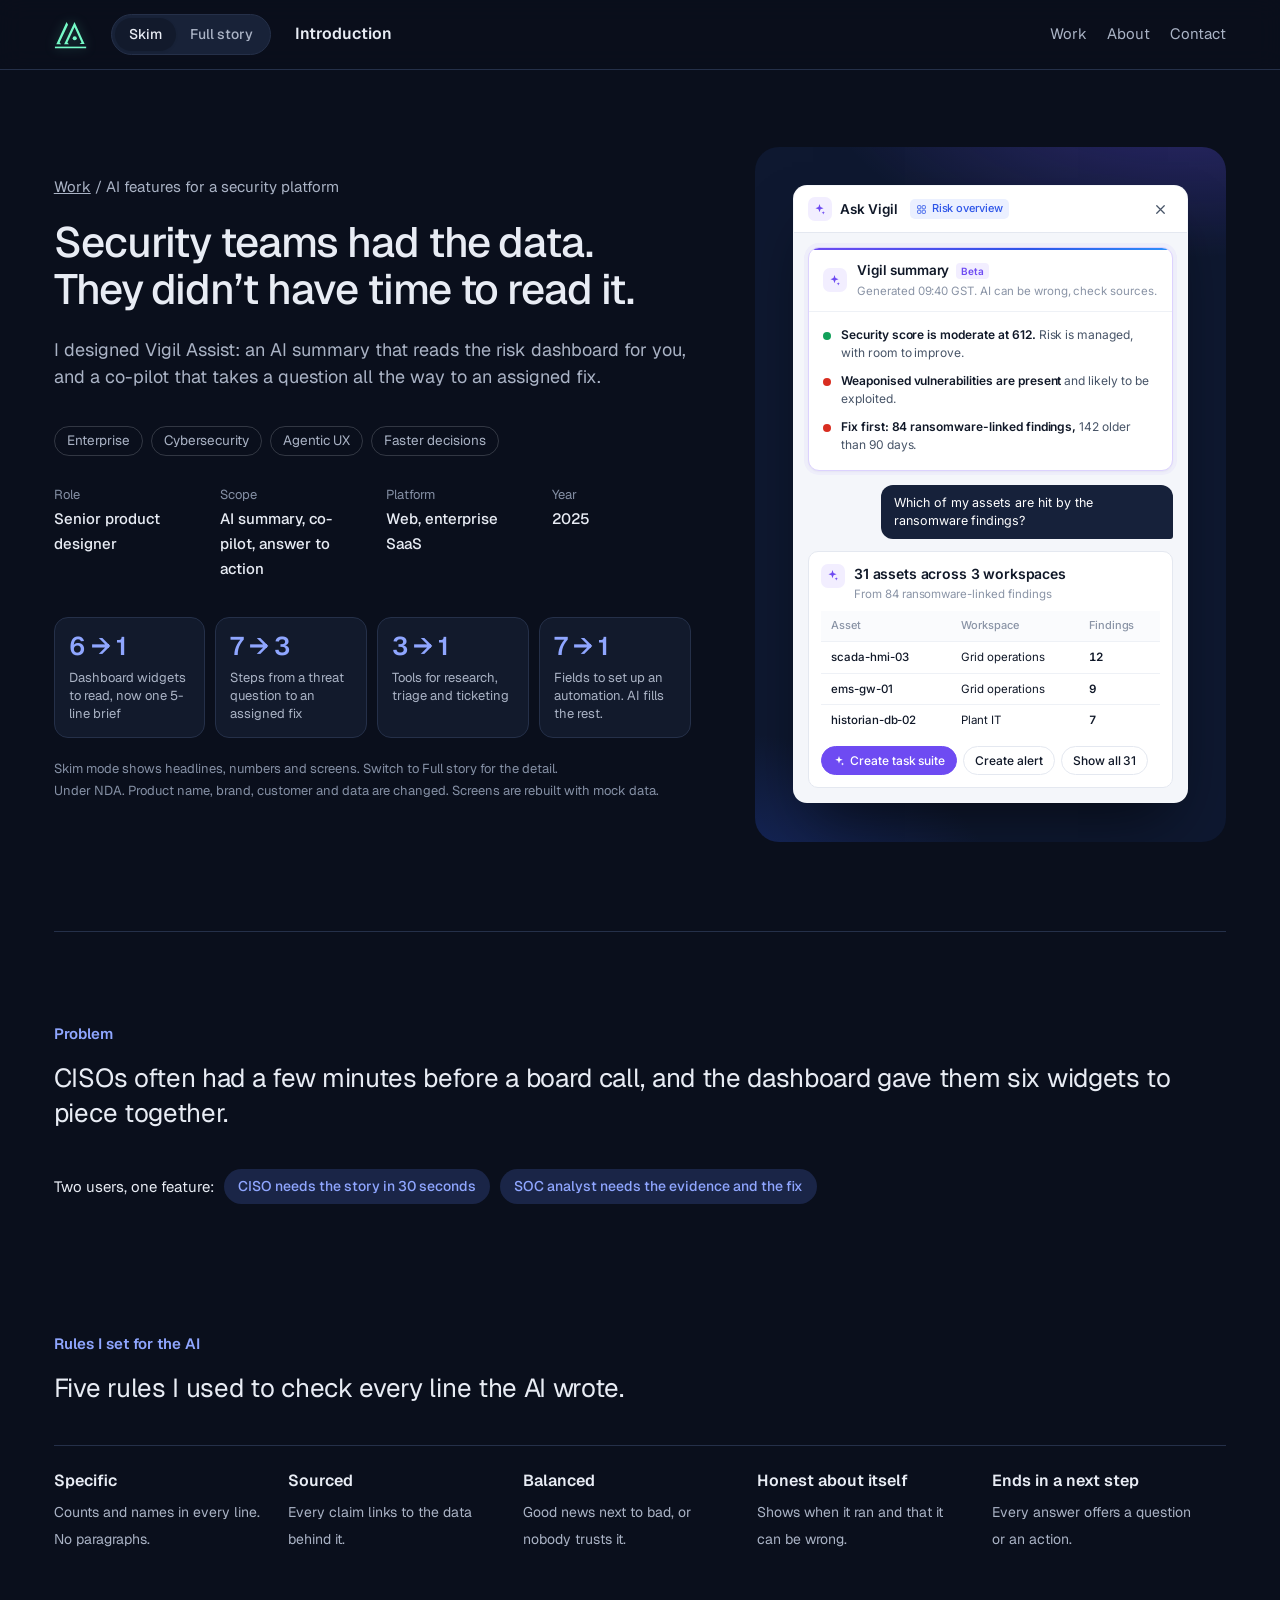
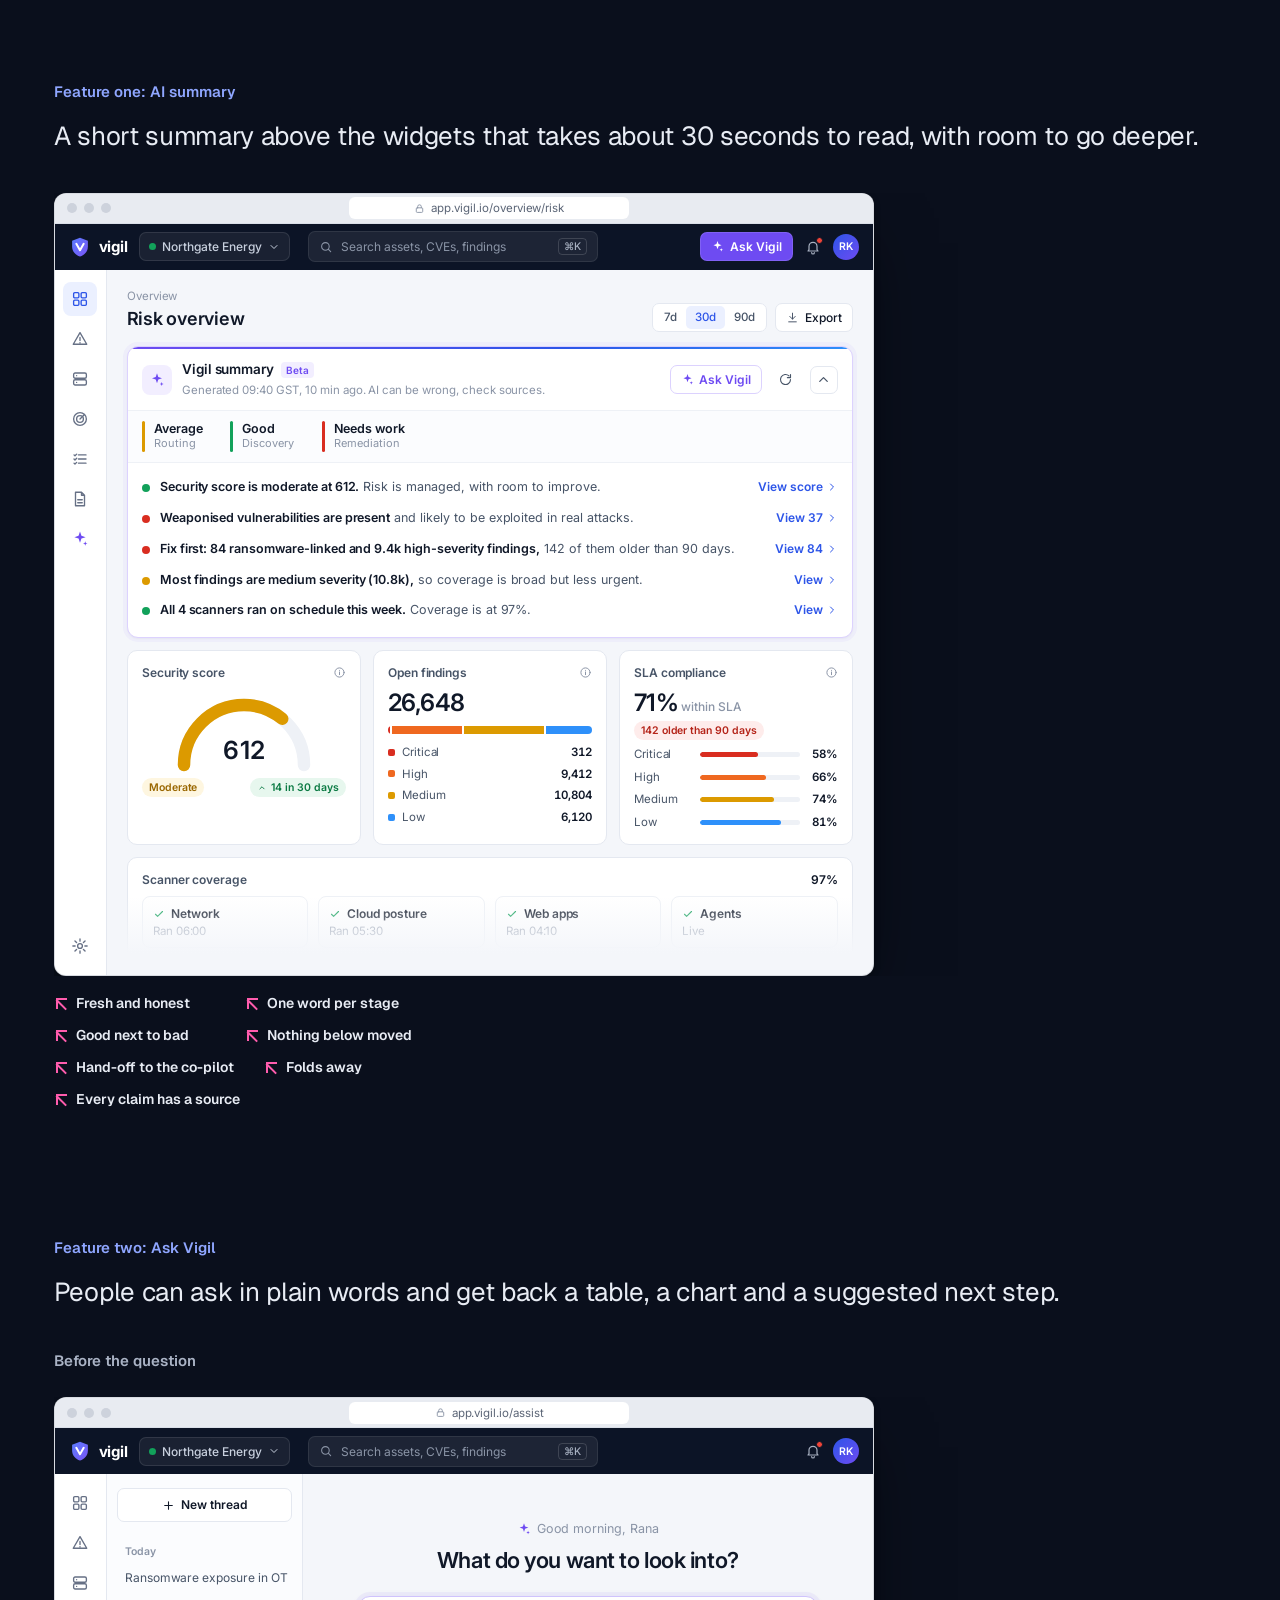
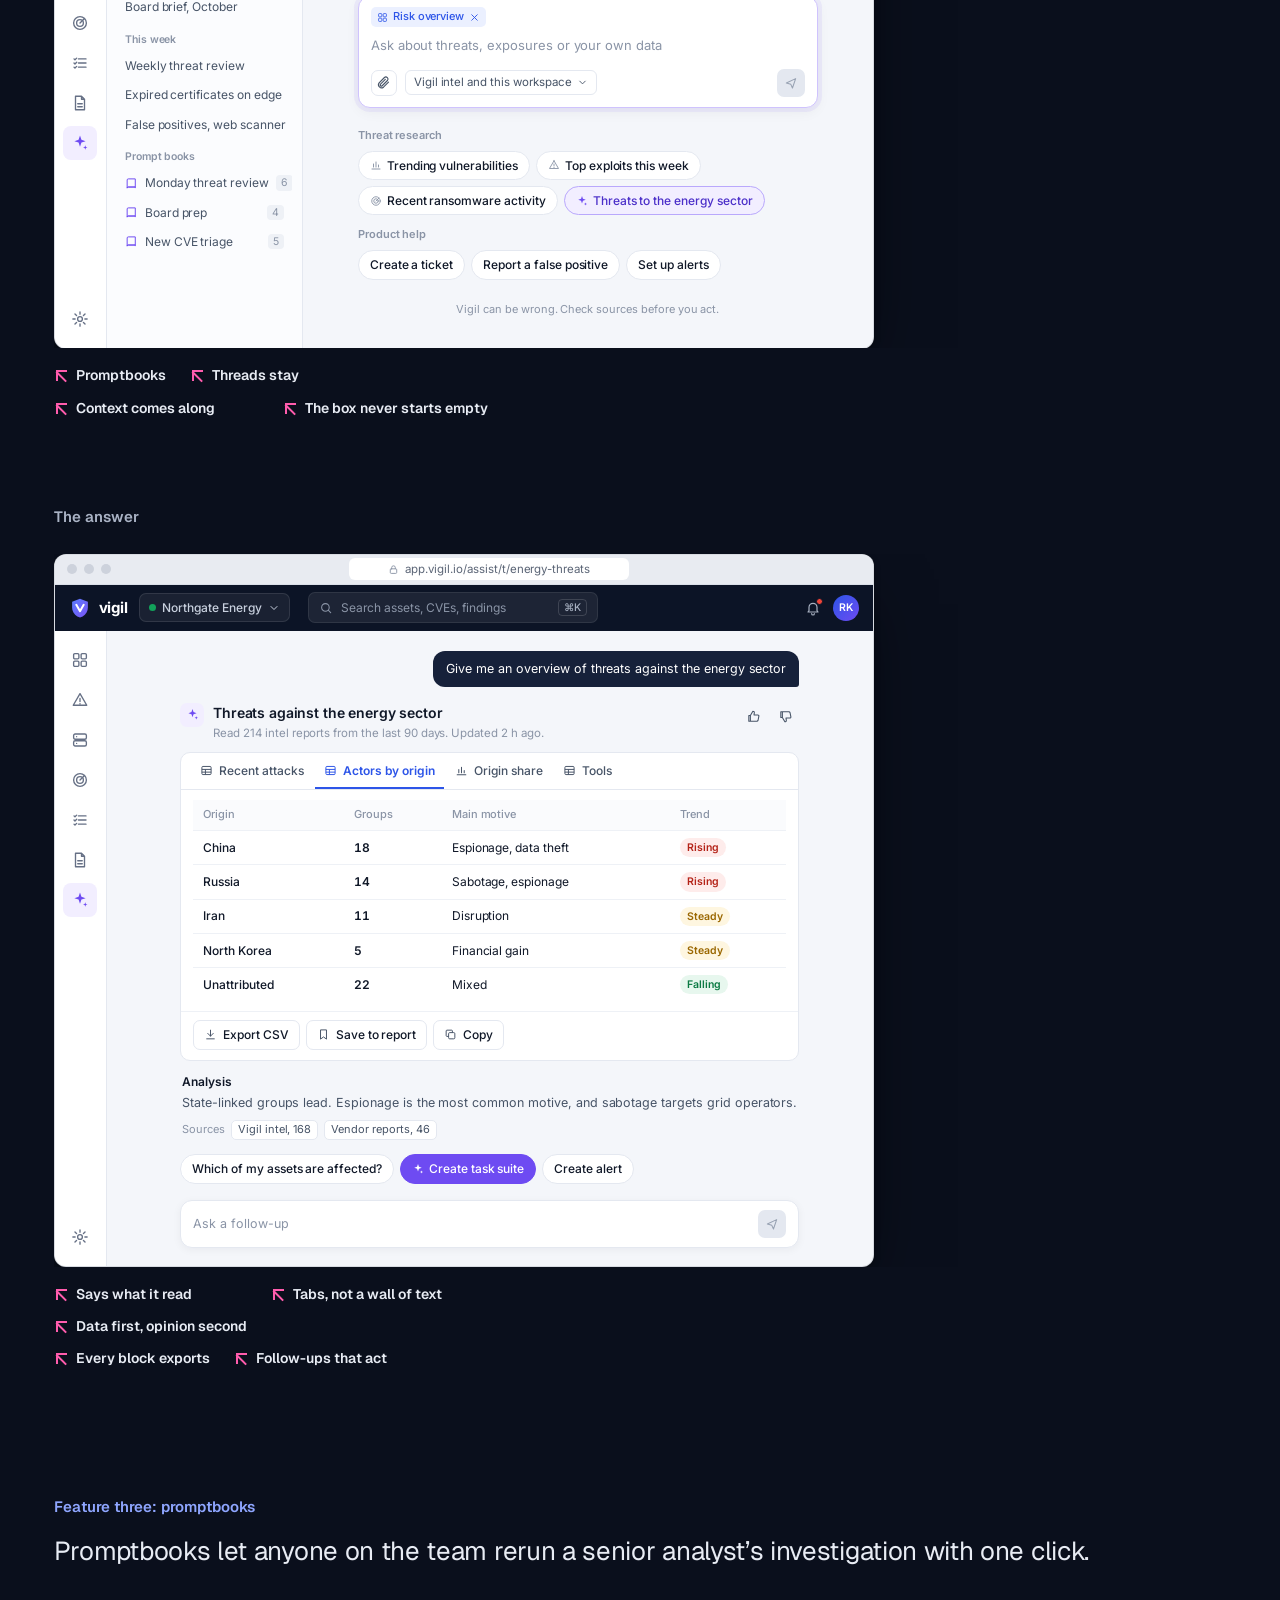
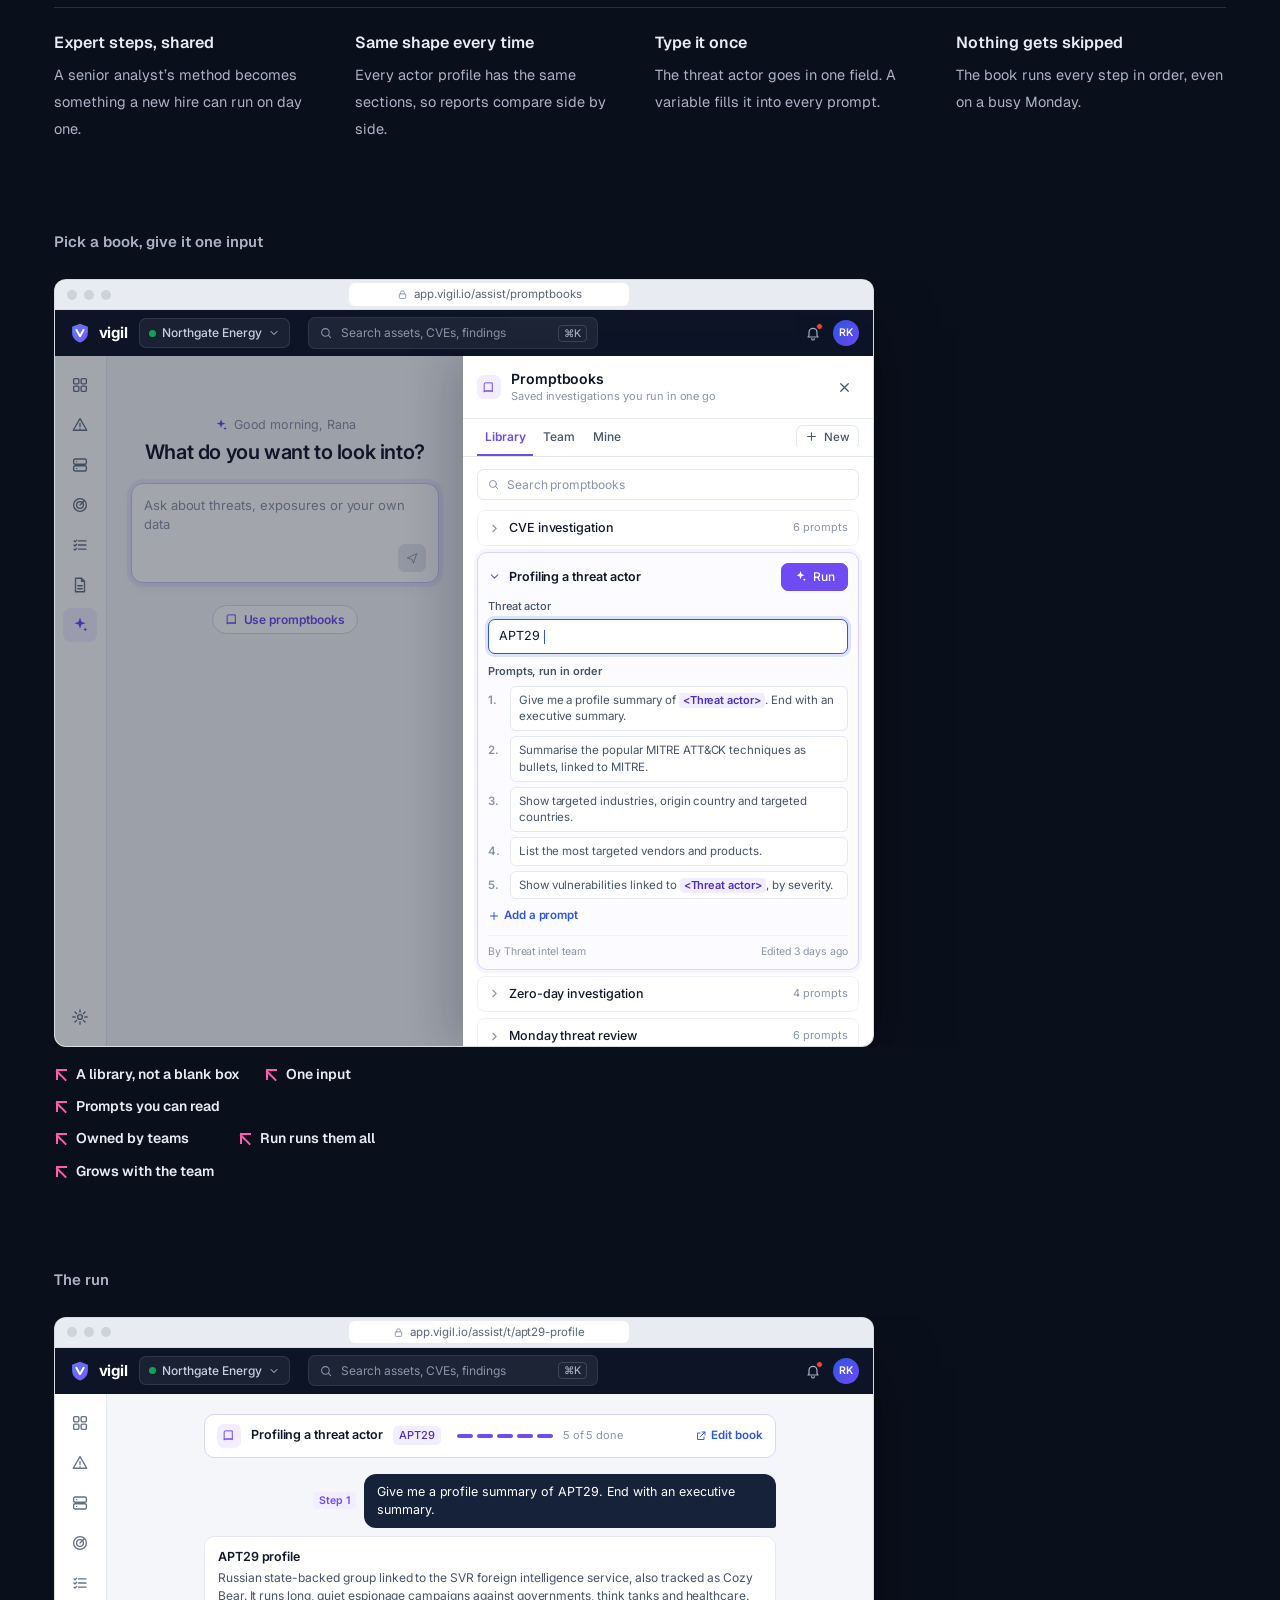
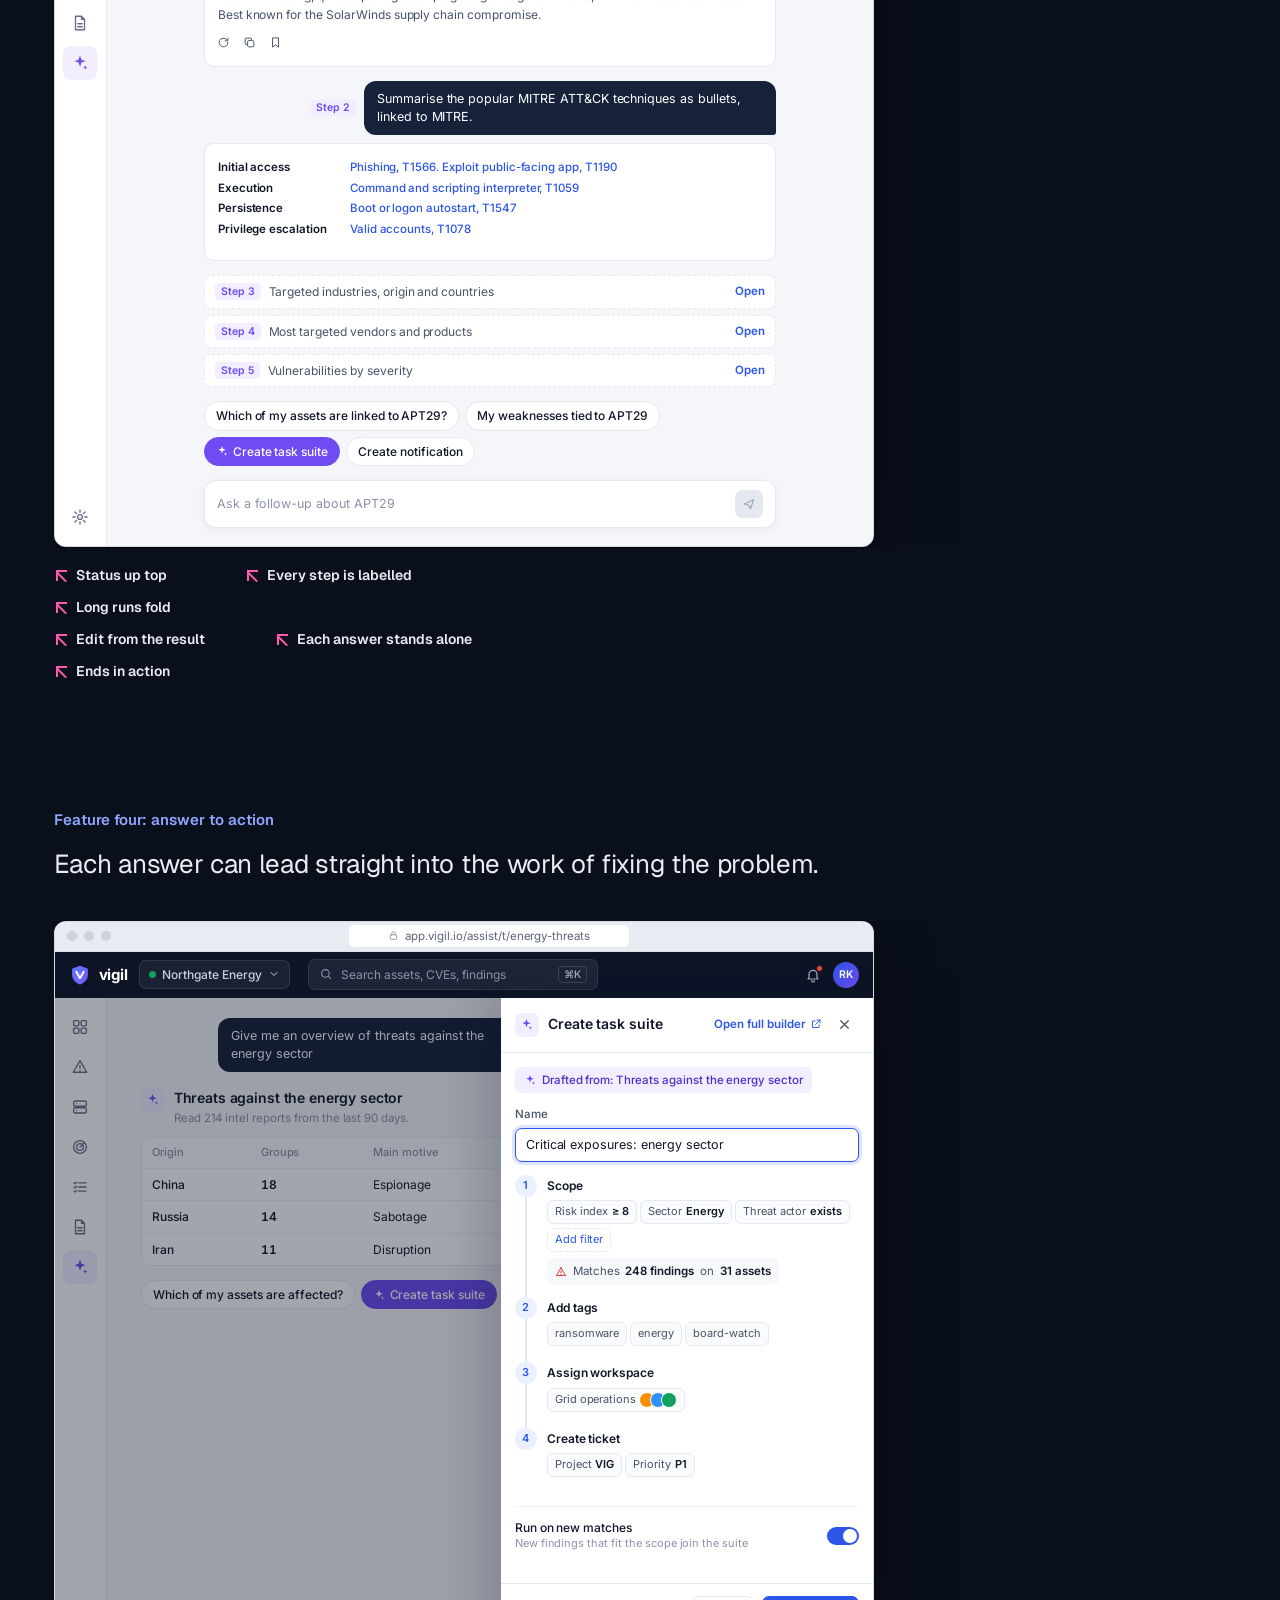
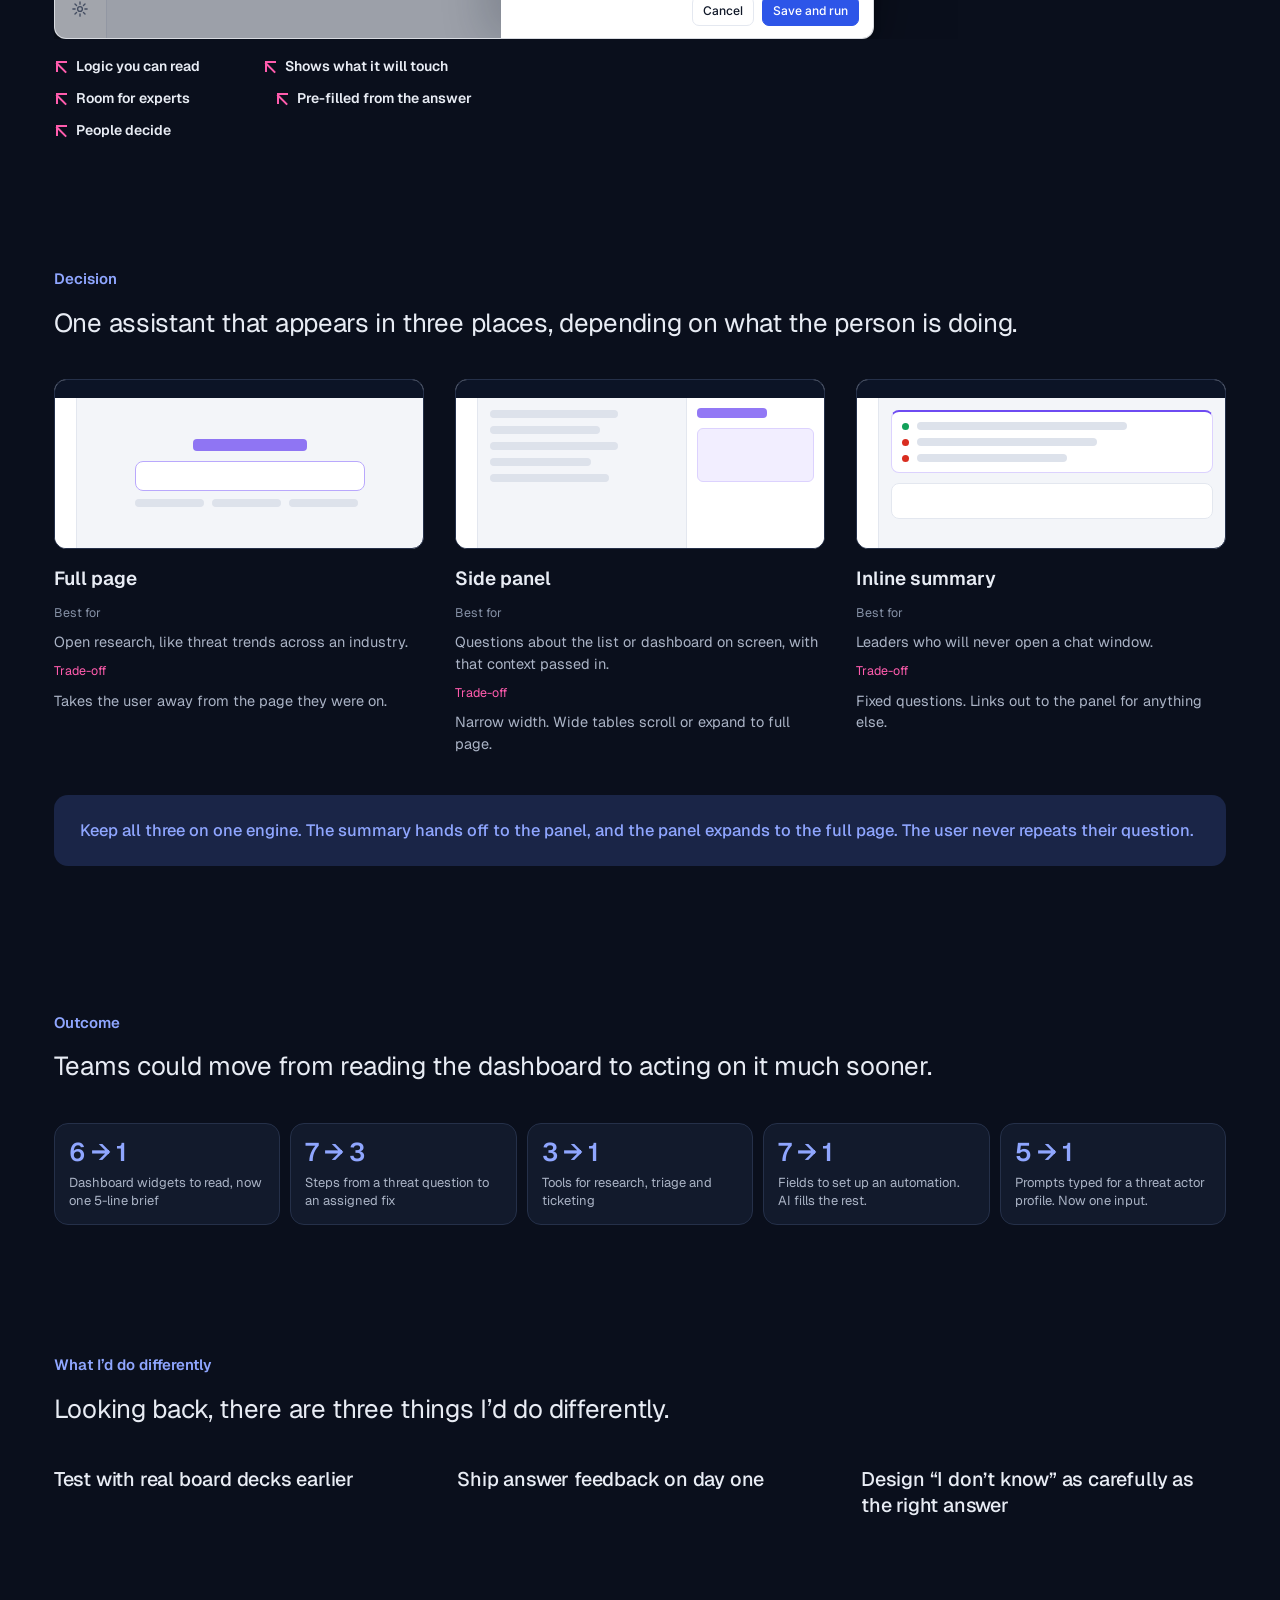
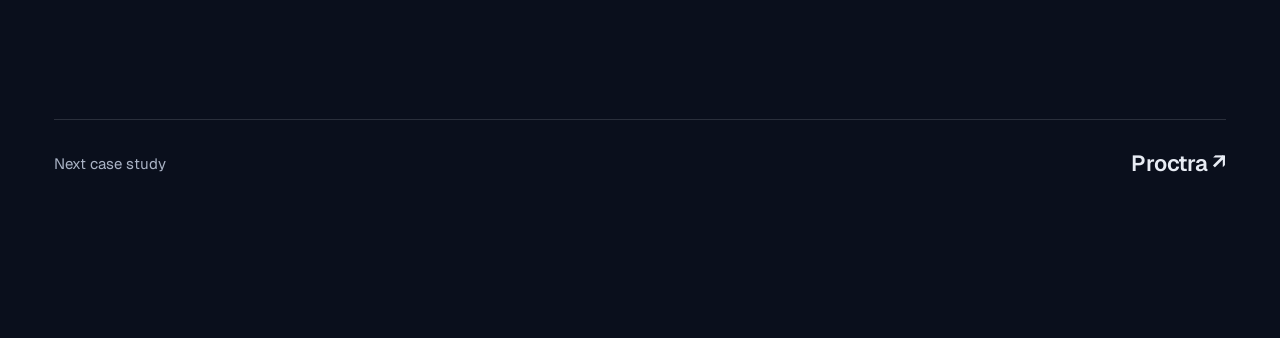
<file: vigil-assist.html>
<!DOCTYPE html>
<html data-theme="dark" lang="en">
<head>
<meta charset="utf-8">
<meta name="color-scheme" content="dark">
<meta name="description" content="Case study: AI summary and co-pilot for a security platform. Afnan, senior product designer.">
<meta property="og:title" content="Security teams had the data. They didn’t have time to read it.">
<link rel="icon" href="data:image/svg+xml,%3Csvg%20xmlns%3D%22http%3A//www.w3.org/2000/svg%22%20viewBox%3D%220%200%20122%20122%22%3E%3Crect%20width%3D%22122%22%20height%3D%22122%22%20rx%3D%2226%22%20fill%3D%22%23111312%22/%3E%3Cg%20transform%3D%22translate%280%209%29%22%20fill%3D%22%2376FBC8%22%3E%3Cpath%20d%3D%22M48.2%2011L53.2%2020L26%2077.2L31%2082.6H15.4Z%22/%3E%3Cpath%20d%3D%22M74%2011L106.4%2082.2H90.4L96.6%2076.8L74%2028L51%2077L56%2082.6H40.6Z%22/%3E%3Ccircle%20cx%3D%2274.6%22%20cy%3D%2263.6%22%20r%3D%226.6%22/%3E%3Crect%20x%3D%2211%22%20y%3D%2290.4%22%20width%3D%22100.4%22%20height%3D%225.2%22/%3E%3C/g%3E%3C/svg%3E">
<meta name="viewport" content="width=device-width, initial-scale=1, viewport-fit=cover">
<title>Vigil Assist: AI for security teams | Afnan</title>
<link rel="preconnect" href="https://fonts.googleapis.com">
<link rel="preconnect" href="https://fonts.gstatic.com" crossorigin>
<link href="https://fonts.googleapis.com/css2?family=Geist:wght@400;500;600;700&family=Inter:wght@400;500;600;700&family=Newsreader:opsz,wght@6..72,300;6..72,400&display=swap" rel="stylesheet">
<style>
/* ---------- Portfolio shell tokens ---------- */
:root{
  --bg:#F3F5F9; --surface:#FFFFFF; --sunk:#E9EDF4; --ink:#121A2B; --ink-2:#4A556B; --ink-3:#717B8F; --line:#DCE1EA;
  --brand:#2B4FD8; --brand-ink:#FFFFFF; --brand-soft:#E6ECFF;
  --annot:#D4127A; --annot-halo:rgba(255,255,255,.92);
  --navy:#0C1426;
  --shadow:0 30px 70px -20px rgba(16,28,60,.28), 0 2px 6px rgba(16,28,60,.06);
  color-scheme:light;
}
@media (prefers-color-scheme: dark){
  :root:not([data-theme="light"]){
    --bg:#0A0F1C; --surface:#121A2C; --sunk:#182238; --ink:#E8ECF4; --ink-2:#AAB3C5; --ink-3:#8590A5; --line:#253049;
    --brand:#8FA6FF; --brand-ink:#0A0F1C; --brand-soft:#1A2547;
    --annot:#FF5CAD; --annot-halo:rgba(10,15,28,.0);
    --navy:#0E1830;
    --shadow:0 30px 70px -20px rgba(0,0,0,.7), 0 2px 6px rgba(0,0,0,.3);
    color-scheme:dark;
  }
}
:root[data-theme="dark"]{
  --bg:#0A0F1C; --surface:#121A2C; --sunk:#182238; --ink:#E8ECF4; --ink-2:#AAB3C5; --ink-3:#8590A5; --line:#253049;
  --brand:#8FA6FF; --brand-ink:#0A0F1C; --brand-soft:#1A2547;
  --annot:#FF5CAD; --annot-halo:rgba(10,15,28,.0);
  --navy:#0E1830;
  --shadow:0 30px 70px -20px rgba(0,0,0,.7), 0 2px 6px rgba(0,0,0,.3);
  color-scheme:dark;
}
:root{box-sizing:border-box;padding-top:env(safe-area-inset-top,0px);padding-bottom:env(safe-area-inset-bottom,0px)}
html{scroll-padding-top:calc(env(safe-area-inset-top,0px) + 96px);scroll-behavior:smooth}
*,*::before,*::after{box-sizing:inherit}
body{margin:0;background:var(--bg);color:var(--ink);font-family:Geist,ui-sans-serif,system-ui,-apple-system,"Segoe UI",Roboto,sans-serif;font-size:clamp(16px,.35vw + 12px,19px);line-height:1.65;-webkit-font-smoothing:antialiased}
body::before{content:"";position:fixed;inset:0 0 auto;height:env(safe-area-inset-top,0px);z-index:30;background:var(--bg)}
img{max-width:100%}
a{color:var(--brand)}
:focus-visible{outline:2px solid var(--brand);outline-offset:3px;border-radius:4px}
@media (prefers-reduced-motion: reduce){html{scroll-behavior:auto}*{transition:none!important}}

/* ---------- Header with progress index ---------- */
.site{position:sticky;top:env(safe-area-inset-top,0px);z-index:20;background:color-mix(in srgb,var(--bg) 90%,transparent);backdrop-filter:blur(12px);-webkit-backdrop-filter:blur(12px);border-bottom:1px solid var(--line)}
.site-in{max-width:1920px;margin:0 auto;padding:14px clamp(24px,4.2vw,80px);display:flex;align-items:center;gap:24px}
.site b{font-weight:600;font-size:16px}
.site nav.links{display:flex;gap:20px;margin-left:auto;font-size:15px}
.site nav.links a{color:var(--ink-2);text-decoration:none}
.site nav.links a:hover{color:var(--ink)}
.mode{display:inline-flex;background:var(--sunk);border:1px solid var(--line);border-radius:999px;padding:3px}
.mode button{font:inherit;font-size:14px;font-weight:500;border:0;background:transparent;color:var(--ink-2);padding:5px 14px;border-radius:999px;cursor:pointer}
.mode button[aria-pressed="true"]{background:var(--surface);color:var(--ink);box-shadow:0 1px 3px rgba(0,0,0,.08)}

.prog{position:absolute;left:0;right:0;bottom:-1px;height:3px;background:transparent}
.prog i{display:block;height:100%;width:100%;background:var(--brand);transform-origin:0 50%;transform:scaleX(0)}
.now{display:none;font-size:14px;color:var(--ink-2);min-width:0;white-space:nowrap;overflow:hidden;text-overflow:ellipsis}
.now b{font-weight:600;color:var(--ink)}
.wrap{max-width:1920px;margin:0 auto;padding:0 clamp(24px,4.2vw,80px)}

/* ---------- Hero ---------- */
.hero{display:grid;grid-template-columns:minmax(0,1.35fr) minmax(0,1fr);gap:clamp(40px,5vw,112px);padding:clamp(56px,6vw,112px) 0 clamp(72px,7vw,140px);align-items:center}
.kicker{font-size:15px;color:var(--ink-2);margin:0 0 20px}
.kicker a{color:var(--ink-2)}
h1{font-size:clamp(34px,3.3vw,64px);line-height:1.1;letter-spacing:-.025em;font-weight:500;margin:0 0 24px}
.lede{font-size:clamp(18px,1.05vw + 4px,24px);line-height:1.5;color:var(--ink-2);margin:0 0 36px}
.meta{display:grid;grid-template-columns:repeat(4,minmax(0,1fr));gap:28px;margin:0 0 36px;padding:0}
.meta div{display:flex;flex-direction:column}
.meta dt{font-size:13px;color:var(--ink-3)}
.meta dd{margin:2px 0 0;font-size:15px;font-weight:500}
.kpis{display:grid;grid-template-columns:repeat(4,minmax(0,1fr));gap:10px;margin:0}
.kpi{background:var(--surface);border:1px solid var(--line);border-radius:14px;padding:14px}
.kpi strong{display:block;font-size:clamp(22px,2vw,28px);white-space:nowrap;line-height:1.1;letter-spacing:-.02em;color:var(--brand);font-weight:600}
.kpi span{display:block;font-size:13px;line-height:1.4;color:var(--ink-2);margin-top:8px}
.nda{font-size:13px;color:var(--ink-3);margin-top:20px}
.how{margin-top:28px;font-size:15px;color:var(--ink-2)}
.how summary{cursor:pointer;font-weight:500;color:var(--brand)}
.how b{color:var(--ink);font-weight:600}

.stage{background:var(--navy);border-radius:24px;padding:clamp(24px,3vw,56px);position:relative;overflow:hidden}
.stage .hpn{max-width:560px;margin:0 auto}
.stage::before{content:"";position:absolute;inset:0;background:radial-gradient(600px 300px at 90% -10%,rgba(110,75,242,.35),transparent 60%),radial-gradient(500px 300px at -10% 110%,rgba(43,79,216,.35),transparent 60%);pointer-events:none}

/* ---------- Content column ---------- */
.body{border-top:1px solid var(--line);padding:clamp(72px,7vw,140px) 0 160px;display:grid;grid-template-columns:minmax(0,1fr) 220px;gap:clamp(48px,5vw,120px)}
.toc{position:sticky;top:112px;align-self:start;font-size:14.5px}
.toc p{margin:0 0 16px;font-size:13px;color:var(--ink-3)}
.toc ol{list-style:none;margin:0;padding:0;position:relative}
.toc ol::before{content:"";position:absolute;left:9px;top:12px;bottom:12px;width:2px;background:var(--line)}
.toc li{position:relative}
.toc a{display:flex;align-items:center;gap:12px;padding:7px 8px 7px 0;color:var(--ink-3);text-decoration:none;border-radius:8px;transition:color .15s}
.toc a:hover{color:var(--ink)}
.ck{position:relative;z-index:1;width:20px;height:20px;border-radius:50%;border:2px solid var(--line);background:var(--bg);display:grid;place-items:center;flex:none;transition:background .2s,border-color .2s}
.ck svg{width:12px;height:12px;color:var(--brand-ink);opacity:0;transition:opacity .2s}
.toc a.done{color:var(--ink-2)}
.toc a.done .ck{background:var(--brand);border-color:var(--brand)}
.toc a.done .ck svg{opacity:1}
.toc a[aria-current="true"]{color:var(--ink);font-weight:600}
.toc a[aria-current="true"] .ck{border-color:var(--brand)}
.toc a[aria-current="true"] .ck::after{content:"";width:8px;height:8px;border-radius:50%;background:var(--brand)}
.toc .tt{margin:20px 0 0;font-size:13px;color:var(--ink-3)}
section{padding:0 0 clamp(120px,10vw,200px)}
.txt{margin-bottom:clamp(36px,3vw,56px)}
section h2{font-size:clamp(22px,1.25vw + 10px,34px);line-height:1.35;letter-spacing:-.012em;font-weight:400;color:var(--ink);margin:0}
.sec-name{font-size:15px;font-weight:600;color:var(--brand);margin:0 0 14px}
.p{font-size:inherit;color:var(--ink-2);margin:16px 0 0}
.skim .full{display:none}
.skim-only{display:none}
.skim .skim-only{display:inline}

.pains{display:grid;grid-template-columns:repeat(3,minmax(0,1fr));gap:20px;margin-top:0}
.pain{background:var(--surface);border:1px solid var(--line);border-radius:16px;padding:clamp(22px,2vw,32px)}
.pain h3{font-size:18px;margin:0 0 8px;font-weight:600}
.pain p{margin:0;font-size:15px;color:var(--ink-2);line-height:1.55}
.users{display:flex;gap:10px;flex-wrap:wrap;margin-top:28px;align-items:center;font-size:15px}
.tag{background:var(--brand-soft);color:var(--brand);font-weight:500;border-radius:999px;padding:6px 14px;font-size:14px}

.rules{display:grid;grid-template-columns:repeat(5,minmax(0,1fr));gap:0;border-top:1px solid var(--line)}
.rule{padding:22px 28px 0 0}
.rule b{display:block;font-size:16px;font-weight:600;margin-bottom:4px}
.rule span{font-size:14px;color:var(--ink-2);line-height:1.5}

.cap{font-size:13px;color:var(--ink-3);margin:18px 0 0;text-align:center}
.sub-h{font-size:15px;font-weight:600;color:var(--ink-2);margin:88px 0 24px}
.txt + .sub-h{margin-top:0}

/* ---------- Annotated figure ---------- */
.anno{margin:0;position:relative}
.anno-stage{position:relative;width:1180px;display:grid;grid-template-columns:160px 820px 160px;column-gap:20px;align-items:start;transform-origin:0 0}
.anno-col{position:relative}
.an{position:absolute;left:0;right:0;font-size:13px;line-height:1.45;cursor:default;outline:none}
.anno-col.l .an{text-align:right}
.an b{display:block;font-size:14px;font-weight:600;color:var(--ink);line-height:1.3}
.an p{margin:4px 0 0;color:var(--ink-2)}
.skim .an p{display:none}
.an:hover b,.an:focus-visible b,.an.on b{color:var(--annot)}
.anno-svg{position:absolute;left:0;top:0;pointer-events:none;overflow:visible;z-index:5;color:var(--annot)}
.anno-svg .halo{stroke:var(--annot-halo);stroke-width:5;fill:none;stroke-linecap:round}
.anno-svg .ln{stroke:currentColor;stroke-width:1.6;fill:none;stroke-linecap:round;transition:stroke-width .15s}
.anno-svg .ln.on{stroke-width:2.6}
.anno-svg .st{fill:currentColor}
.anno-hit{outline:2px solid var(--annot)!important;outline-offset:3px;border-radius:6px}
.shot-fit{position:relative}
.anno.stacked .anno-stage{width:100%;display:flex;flex-direction:column}
.anno.stacked .shot-fit{order:-1;overflow:hidden;width:100%;min-width:0}
.anno.stacked .anno-col{display:grid;grid-template-columns:repeat(2,minmax(0,1fr));gap:14px 24px;height:auto!important;margin-top:18px}
.anno.stacked .anno-col.r{margin-top:14px}
.anno.stacked .an{position:static;text-align:left!important;padding-left:22px;position:relative}
.anno.stacked .an::before{content:"";position:absolute;left:2px;top:4px;width:11px;height:11px;border-left:2px solid var(--annot);border-top:2px solid var(--annot);transform:rotate(0deg)}
.anno.stacked .an::after{content:"";position:absolute;left:3px;top:5px;width:14px;height:2px;background:var(--annot);transform-origin:0 0;transform:rotate(45deg)}
.anno.stacked .anno-svg{display:none}

/* ---------- Options ---------- */
.opts{display:grid;grid-template-columns:repeat(3,minmax(0,1fr));gap:clamp(20px,2.4vw,44px)}
.opt h3{font-size:19px;margin:14px 0 8px;font-weight:600}
.opt dl{margin:0;display:grid;gap:8px}
.opt dt{font-size:12.5px;color:var(--ink-3)}
.opt dt.t{color:var(--annot)}
.opt dd{margin:0;font-size:14.5px;color:var(--ink-2);line-height:1.5}
.thumb{height:clamp(170px,12vw,230px);border:1px solid var(--line);border-radius:12px;background:#F3F5F9;overflow:hidden;display:grid;grid-template-rows:18px 1fr}
.thumb .tb0{background:#0C1426}
.thumb .tin{display:grid;grid-template-columns:22px 1fr}
.thumb .tr{background:#fff;border-right:1px solid #E3E7EF}
.thumb .sk{display:block;height:8px;border-radius:4px;background:#DDE2EB}
.thumb .skrow{display:flex;gap:8px;margin-top:8px}
.decision{margin-top:40px;background:var(--brand-soft);color:var(--brand);border-radius:14px;padding:22px 26px;font-weight:500;font-size:inherit}

.hind{display:grid;grid-template-columns:repeat(3,minmax(0,1fr));gap:clamp(28px,3vw,56px)}
.hind h3{font-size:clamp(18px,.6vw + 12px,22px);line-height:1.35;letter-spacing:-.01em;margin:0 0 8px;font-weight:500}
.hind p{margin:0;font-size:15px;color:var(--ink-2)}
.next{grid-column:1/-1;display:flex;justify-content:space-between;align-items:center;gap:24px;margin:0;border-top:1px solid color-mix(in srgb,var(--ink) 14%,transparent);padding:28px 0 0;font-family:Geist,ui-sans-serif,system-ui,-apple-system,"Segoe UI",Roboto,sans-serif;font-size:15px;line-height:1.4;color:var(--ink-2)}
.next > span{color:var(--ink-2);font-weight:400}
.next a{font-size:22px;font-weight:600;letter-spacing:-.01em;text-decoration:none;color:var(--ink);white-space:nowrap}
.next a:hover{color:var(--brand)}
@media (max-width:720px){.next{flex-direction:column;align-items:flex-start;gap:8px}.next a{white-space:normal}}

/* =========================================================
   Product UI: Vigil. Fixed light theme, like a real screenshot.
   ========================================================= */
.ui{
  --u-bg:#F4F6FA; --u-card:#FFFFFF; --u-line:#E4E8F0; --u-line2:#EEF1F6;
  --u-ink:#101828; --u-ink2:#475467; --u-ink3:#8A94A6;
  --u-nav:#0C1426; --u-nav2:#16213A;
  --u-pri:#2D55E8; --u-pri-soft:#EBF0FF;
  --u-ai:#6E4BF2; --u-ai-soft:#F2EEFF; --u-ai-line:#DCD2FE;
  --u-crit:#D92D20; --u-high:#EF6820; --u-med:#DC9A00; --u-low:#2E90FA; --u-good:#12A15A;
  font-family:Inter,ui-sans-serif,system-ui,-apple-system,"Segoe UI",sans-serif;
  font-size:13px;line-height:1.45;color:var(--u-ink);background:var(--u-bg);
  -webkit-font-smoothing:antialiased;letter-spacing:-.003em;text-align:left;
}
.ui svg{width:16px;height:16px;flex:none}
.shot{width:820px;border-radius:12px;overflow:hidden;box-shadow:var(--shadow);border:1px solid rgba(16,24,40,.12);position:relative;z-index:1;transform-origin:0 0}
.bwr{height:30px;background:#E8EBF1;display:flex;align-items:center;gap:7px;padding:0 12px;border-bottom:1px solid #DADFE8}
.bwr .bd{width:10px;height:10px;border-radius:50%;background:#CDD2DC}
.bwr .url{margin:0 auto;display:flex;align-items:center;gap:6px;background:#fff;border-radius:6px;padding:3px 14px;font-size:11.5px;color:#5B6576;min-width:280px;justify-content:center}
.bwr .url svg{width:11px;height:11px;color:#8A94A6}

.tb{height:46px;background:var(--u-nav);display:flex;align-items:center;gap:12px;padding:0 14px;color:#E6EAF2}
.lg{display:flex;align-items:center;gap:8px;font-weight:700;font-size:15px;letter-spacing:-.02em;color:#fff}
.lg svg{width:22px;height:22px}
.ws{display:flex;align-items:center;gap:6px;font-size:12px;font-weight:500;color:#C8D0DE;background:rgba(255,255,255,.06);border:1px solid rgba(255,255,255,.1);border-radius:7px;padding:5px 9px}
.ws svg{width:12px;height:12px}
.ws i{width:7px;height:7px;border-radius:50%;background:#12A15A}
.se{flex:1;max-width:290px;display:flex;align-items:center;gap:8px;background:rgba(255,255,255,.07);border:1px solid rgba(255,255,255,.08);border-radius:7px;padding:6px 10px;font-size:12px;color:#8A94A6;margin-left:6px}
.se svg{width:14px;height:14px}
.se kbd{margin-left:auto;font:500 10.5px Inter,sans-serif;color:#A7B0C0;border:1px solid rgba(255,255,255,.15);border-radius:4px;padding:1px 5px}
.tbr{margin-left:auto;display:flex;align-items:center;gap:12px}
.askb{display:flex;align-items:center;gap:6px;background:var(--u-ai);color:#fff;font-weight:600;font-size:12px;border-radius:7px;padding:6px 11px;box-shadow:0 0 0 1px rgba(255,255,255,.12) inset}
.askb svg{width:13px;height:13px}
.tbi{position:relative;color:#A7B0C0;display:grid;place-items:center}
.tbi b{position:absolute;top:-2px;right:-2px;width:7px;height:7px;border-radius:50%;background:#F04438;border:1.5px solid var(--u-nav)}
.av{width:26px;height:26px;border-radius:50%;background:linear-gradient(135deg,#2D55E8,#6E4BF2);color:#fff;font-size:10.5px;font-weight:600;display:grid;place-items:center}

.ub{display:grid;grid-template-columns:52px minmax(0,1fr);position:relative}
.sb{background:#fff;border-right:1px solid var(--u-line);padding:12px 9px;display:flex;flex-direction:column;gap:6px;align-items:center}
.sb .si{width:34px;height:34px;border-radius:8px;display:grid;place-items:center;color:#667085}
.sb .si svg{width:18px;height:18px}
.sb .si.on{background:var(--u-pri-soft);color:var(--u-pri)}
.sb .si.aiv{color:var(--u-ai)}
.sb .si.aiv.on{background:var(--u-ai-soft)}
.sb .gap{flex:1;min-height:30px}
.mn{padding:18px 20px 22px;min-width:0}

.ph{display:flex;align-items:flex-end;justify-content:space-between;margin-bottom:14px}
.crumb{font-size:11.5px;color:var(--u-ink3);margin-bottom:2px}
.ttl{font-size:18px;font-weight:600;letter-spacing:-.015em}
.ctl{display:flex;gap:8px;align-items:center}
.seg{display:flex;background:#fff;border:1px solid var(--u-line);border-radius:7px;padding:2px}
.seg span{font-size:11.5px;font-weight:500;color:var(--u-ink2);padding:3px 9px;border-radius:5px}
.seg span.on{background:var(--u-pri-soft);color:var(--u-pri)}
.ubtn{display:inline-flex;align-items:center;gap:6px;font-size:12px;font-weight:500;background:#fff;border:1px solid var(--u-line);border-radius:7px;padding:5px 10px;color:var(--u-ink);white-space:nowrap}
.ubtn svg{width:13px;height:13px;color:var(--u-ink2)}
.ubtn.pri{background:var(--u-pri);border-color:var(--u-pri);color:#fff}
.ubtn.pri svg{color:#fff}
.ubtn.aip{background:var(--u-ai);border-color:var(--u-ai);color:#fff}
.ubtn.aip svg{color:#fff}

/* AI summary card */
.aic{background:#fff;border:1px solid var(--u-ai-line);border-radius:11px;box-shadow:0 1px 2px rgba(16,24,40,.04),0 0 0 4px rgba(110,75,242,.05);position:relative;overflow:hidden}
.aic::before{content:"";position:absolute;inset:0 0 auto;height:2px;background:linear-gradient(90deg,#6E4BF2,#2D55E8 60%,#2E90FA)}
.aih{display:flex;align-items:center;gap:10px;padding:13px 14px 11px}
.aii{width:30px;height:30px;border-radius:8px;background:var(--u-ai-soft);color:var(--u-ai);display:grid;place-items:center;flex:none}
.aii svg{width:16px;height:16px}
.aii.sm{width:24px;height:24px;border-radius:7px}
.aii.sm svg{width:13px;height:13px}
.ait{flex:1;min-width:0}
.ait b{display:flex;align-items:center;gap:7px;font-size:13.5px;font-weight:600}
.ait small{display:inline-block;font-size:11.5px;color:var(--u-ink3)}
.beta{font-size:10px;font-weight:600;color:var(--u-ai);background:var(--u-ai-soft);border-radius:4px;padding:1px 5px}
.aibtn{display:inline-flex;align-items:center;gap:5px;font-size:12px;font-weight:600;color:var(--u-ai);border:1px solid var(--u-ai-line);border-radius:7px;padding:5px 10px;background:#fff}
.aibtn svg{width:13px;height:13px}
.ic{width:28px;height:28px;border-radius:7px;display:grid;place-items:center;color:var(--u-ink2)}
.ic svg{width:15px;height:15px}
.ic.bx{border:1px solid var(--u-line)}
.stg{display:flex;gap:28px;padding:10px 14px;border-top:1px solid var(--u-line2);border-bottom:1px solid var(--u-line2);background:#FBFCFE;width:max-content;min-width:100%}
.sg{display:flex;gap:9px;align-items:stretch}
.sg i{width:3px;border-radius:2px}
.sg b{display:block;font-size:12.5px;font-weight:600;line-height:1.25}
.sg small{display:block;font-size:11px;color:var(--u-ink3)}
.sl{list-style:none;margin:0;padding:10px 14px 12px;display:grid;gap:2px}
.sl li{display:flex;gap:10px;align-items:flex-start;font-size:12.5px;line-height:1.5;padding:5px 0}
.sl li span{flex:1;color:var(--u-ink2)}
.sl li span b{color:var(--u-ink);font-weight:600}
.sl a{font-size:12px;font-weight:600;color:var(--u-pri);text-decoration:none;white-space:nowrap;display:inline-flex;align-items:center;gap:3px}
.sl a svg{width:12px;height:12px}
.d{width:8px;height:8px;border-radius:50%;margin-top:6px;flex:none}
.d.g{background:var(--u-good)}.d.c{background:var(--u-crit)}.d.m{background:var(--u-med)}.d.h{background:var(--u-high)}

/* widgets */
.wg3{display:grid;grid-template-columns:repeat(3,minmax(0,1fr));gap:12px;margin-top:12px}
.cd{background:#fff;border:1px solid var(--u-line);border-radius:10px;padding:13px 14px}
.cdh{display:flex;align-items:center;justify-content:space-between;font-size:12px;font-weight:600;color:var(--u-ink2);margin-bottom:8px}
.cdh svg{width:13px;height:13px;color:var(--u-ink3)}
.big{font-size:24px;font-weight:600;letter-spacing:-.02em;line-height:1.1}
.big small{font-size:12px;font-weight:500;color:var(--u-ink3);letter-spacing:0;margin-left:3px}
.pill{display:inline-flex;align-items:center;gap:4px;font-size:10.5px;font-weight:600;border-radius:999px;padding:2px 7px}
.pill.med{background:#FEF6E0;color:#9A6700}
.pill.up{background:#E7F7EE;color:#0B7A43}
.pill.dn{background:#FEECEB;color:#B42318}
.ui .gauge{display:block;width:100%;max-width:150px;height:auto;margin:2px auto 6px}
.sbar{display:flex;height:8px;border-radius:4px;overflow:hidden;margin:10px 0 10px;gap:2px}
.sbar i{display:block;height:100%}
.lgd{display:grid;gap:5px;font-size:11.5px}
.lgd div{display:flex;align-items:center;gap:7px;color:var(--u-ink2)}
.lgd div b{margin-left:auto;color:var(--u-ink);font-weight:600;font-variant-numeric:tabular-nums}
.lgd i{width:7px;height:7px;border-radius:2px}
.slr{display:grid;grid-template-columns:58px 1fr 30px;gap:8px;align-items:center;font-size:11.5px;color:var(--u-ink2);margin-top:6px}
.slr .tr{height:5px;border-radius:3px;background:var(--u-line2);overflow:hidden}
.slr .tr i{display:block;height:100%;border-radius:3px}
.slr b{text-align:right;font-weight:600;color:var(--u-ink);font-variant-numeric:tabular-nums}
.crop{position:relative;max-height:96px;overflow:hidden;margin-top:12px}
.crop::after{content:"";position:absolute;inset:auto 0 0;height:56px;background:linear-gradient(rgba(244,246,250,0),var(--u-bg))}
.scn{display:grid;grid-template-columns:repeat(4,minmax(0,1fr));gap:10px}
.scn div{border:1px solid var(--u-line2);border-radius:8px;padding:8px 10px;font-size:11.5px}
.scn b{display:flex;align-items:center;gap:6px;font-weight:600;font-size:12px}
.scn b svg{width:12px;height:12px;color:var(--u-good)}
.scn span{color:var(--u-ink3)}

/* Ask Vigil */
.hp{border-right:1px solid var(--u-line);background:#FBFCFE;padding:14px 10px;width:196px}
.nb{display:flex;align-items:center;justify-content:center;gap:6px;font-size:12px;font-weight:600;border:1px solid var(--u-line);background:#fff;border-radius:7px;padding:7px;margin-bottom:12px}
.nb svg{width:13px;height:13px}
.hg{font-size:10.5px;font-weight:600;color:var(--u-ink3);padding:10px 8px 4px}
.hi{display:flex;align-items:center;gap:7px;font-size:12px;color:var(--u-ink2);padding:6px 8px;border-radius:6px;white-space:nowrap;overflow:hidden;text-overflow:ellipsis}
.hi.on{background:#EEF1F6;color:var(--u-ink);font-weight:500}
.hi svg{width:13px;height:13px;color:var(--u-ai)}
.hi em{margin-left:auto;font-style:normal;font-size:10.5px;color:var(--u-ink3);background:#EEF1F6;border-radius:4px;padding:0 5px}
.ac{padding:46px 40px 30px;display:flex;flex-direction:column;align-items:center;text-align:center}
.gm{margin:0;font-size:12.5px;color:var(--u-ink3);display:flex;align-items:center;gap:6px}
.gm svg{width:14px;height:14px;color:var(--u-ai)}
.ac h4{margin:6px 0 20px;font-size:22px;font-weight:600;letter-spacing:-.02em}
.cmp{width:100%;max-width:460px;background:#fff;border:1px solid #CFC3FD;border-radius:12px;padding:10px 12px;text-align:left;box-shadow:0 0 0 4px rgba(110,75,242,.07),0 4px 14px rgba(16,24,40,.05)}
.cmp.sm{max-width:none;box-shadow:0 2px 8px rgba(16,24,40,.05);border-color:var(--u-line);display:flex;align-items:center;gap:10px;padding:9px 12px}
.ctx{display:inline-flex;align-items:center;gap:5px;font-size:11px;font-weight:500;background:var(--u-pri-soft);color:var(--u-pri);border-radius:5px;padding:2px 6px}
.ctx svg{width:11px;height:11px}
.ph2{font-size:13px;color:var(--u-ink3);margin:8px 0 14px}
.cmpf{display:flex;align-items:center;gap:8px}
.srcsel{display:inline-flex;align-items:center;gap:5px;font-size:11.5px;color:var(--u-ink2);border:1px solid var(--u-line);border-radius:6px;padding:3px 8px}
.srcsel svg{width:11px;height:11px}
.snd{margin-left:auto;width:28px;height:28px;border-radius:7px;background:#E4E8F0;color:#98A2B3;display:grid;place-items:center}
.snd.on{background:var(--u-ai);color:#fff}
.snd svg{width:14px;height:14px}
.sug{width:100%;max-width:460px;text-align:left;margin-top:20px}
.sug small{display:block;font-size:11px;font-weight:600;color:var(--u-ink3);margin:12px 0 7px}
.sug small:first-child{margin-top:0}
.chips{display:flex;flex-wrap:wrap;gap:6px}
.chip{display:inline-flex;align-items:center;gap:5px;font-size:12px;font-weight:500;border:1px solid var(--u-line);background:#fff;color:var(--u-ink);border-radius:999px;padding:5px 11px}
.chip svg{width:12px;height:12px;color:var(--u-ink3)}
.chip.hv{border-color:#B9A8FC;background:var(--u-ai-soft);color:#4B2FC9}
.chip.hv svg{color:var(--u-ai)}
.chip.act{background:var(--u-ai);border-color:var(--u-ai);color:#fff}
.chip.act svg{color:#fff}
.disc{font-size:11px;color:var(--u-ink3);margin:22px 0 0}

/* answer thread */
.th{padding:20px 34px 18px;max-width:700px;margin:0 auto}
.um{background:var(--u-nav2);color:#fff;font-size:12.5px;border-radius:12px 12px 3px 12px;padding:9px 13px;width:max-content;max-width:80%;margin:0 0 16px auto}
.am{display:flex;gap:9px;align-items:flex-start;margin-bottom:10px}
.am b{display:block;font-size:14px;font-weight:600;letter-spacing:-.01em}
.am small{display:inline-block;font-size:11.5px;color:var(--u-ink3)}
.ans{background:#fff;border:1px solid var(--u-line);border-radius:10px}
.tabs{display:flex;gap:2px;padding:0 10px;border-bottom:1px solid var(--u-line);overflow-x:auto}
.tabs button{font:inherit;font-size:12px;font-weight:500;color:var(--u-ink2);background:none;border:0;border-bottom:2px solid transparent;padding:9px 9px 8px;cursor:pointer;white-space:nowrap;display:inline-flex;align-items:center;gap:6px}
.tabs button svg{width:13px;height:13px}
.tabs button[aria-selected="true"]{color:var(--u-pri);font-weight:600;border-bottom-color:var(--u-pri)}
.tabs button:focus-visible{outline:2px solid var(--u-pri);outline-offset:-2px}
.panel{padding:10px 12px}
.ui table{border-collapse:collapse;width:100%;font-size:12px}
.ui th,.ui td{text-align:left;padding:7px 10px;border-bottom:1px solid var(--u-line2)}
.ui th{color:var(--u-ink3);font-weight:500;font-size:11px;background:#FAFBFD}
.ui tr:last-child td{border-bottom:0}
.ui td:first-child{font-weight:500}
.ui td.n{font-variant-numeric:tabular-nums;font-weight:600}
.st8{display:inline-flex;align-items:center;gap:5px;font-size:11px;font-weight:500}
.st8 i{width:6px;height:6px;border-radius:50%}
.bars{display:grid;gap:8px;padding:4px 2px}
.bar{display:grid;grid-template-columns:86px 1fr 34px;gap:10px;align-items:center;font-size:12px;color:var(--u-ink2)}
.bar i{display:block;height:9px;border-radius:3px;background:var(--u-pri)}
.bar b{text-align:right;color:var(--u-ink);font-variant-numeric:tabular-nums}
.acts{display:flex;gap:6px;padding:8px 12px 10px;border-top:1px solid var(--u-line2)}
.anl{margin-top:12px;padding:0 2px}
.anl b{display:block;font-size:12px;font-weight:600;margin-bottom:3px}
.anl p{margin:0;font-size:12.5px;color:var(--u-ink2);line-height:1.55}
.srcs{display:flex;gap:6px;align-items:center;margin-top:8px;font-size:11px;color:var(--u-ink3)}
.srcs span{border:1px solid var(--u-line);border-radius:5px;padding:1px 6px;color:var(--u-ink2);background:#fff}
.fu{margin-top:14px}
.fb{display:flex;gap:4px;margin-left:auto}

/* drawer */
.scene{min-height:640px}
.scene .th{opacity:1}
.scrim{position:absolute;inset:0;background:rgba(12,20,38,.38);z-index:2}
.drawer{position:absolute;top:0;right:0;bottom:0;width:372px;background:#fff;z-index:3;display:flex;flex-direction:column;box-shadow:-18px 0 40px rgba(12,20,38,.18)}
.dh{display:flex;align-items:center;gap:9px;padding:13px 14px;border-bottom:1px solid var(--u-line)}
.dh b{flex:1;font-size:14px;font-weight:600}
.dh a{font-size:11.5px;font-weight:600;color:var(--u-pri);text-decoration:none;display:inline-flex;align-items:center;gap:4px}
.dh a svg{width:12px;height:12px}
.db{padding:14px;display:grid;gap:13px;flex:1;align-content:start}
.src{display:inline-flex;align-items:center;gap:6px;background:var(--u-ai-soft);color:#4B2FC9;font-size:11.5px;font-weight:500;border-radius:6px;padding:5px 9px;width:max-content;max-width:100%}
.src svg{width:12px;height:12px;color:var(--u-ai)}
.fld label{display:flex;align-items:center;gap:5px;font-size:11.5px;color:var(--u-ink2);font-weight:500;margin-bottom:5px}
.fld label svg{width:11px;height:11px;color:var(--u-ai)}
.fld .in{border:1px solid var(--u-line);border-radius:7px;padding:7px 10px;font-size:12.5px;background:#fff}
.fld .in.foc{border-color:var(--u-pri);box-shadow:0 0 0 3px rgba(45,85,232,.15)}
.flow{display:grid;gap:0;position:relative}
.stp{display:grid;grid-template-columns:22px 1fr;gap:10px;position:relative;padding-bottom:12px}
.stp:not(:last-child)::before{content:"";position:absolute;left:10px;top:22px;bottom:0;width:2px;background:#E4E8F0}
.stp .nm{width:22px;height:22px;border-radius:50%;background:var(--u-pri-soft);color:var(--u-pri);font-size:11px;font-weight:600;display:grid;place-items:center}
.stp b{display:block;font-size:12px;font-weight:600;margin:2px 0 6px}
.fc{display:inline-flex;align-items:center;gap:4px;font-size:11px;border:1px solid var(--u-line);background:#FAFBFD;border-radius:6px;padding:3px 7px;margin:0 3px 4px 0;color:var(--u-ink2)}
.fc em{font-style:normal;font-weight:600;color:var(--u-ink)}
.fc.add{border-style:dashed;color:var(--u-pri);background:#fff}
.mt{display:flex;align-items:center;gap:6px;font-size:11.5px;color:var(--u-ink2);background:#F6F8FB;border-radius:6px;padding:5px 8px;margin-top:2px;width:max-content}
.mt b{display:inline;margin:0;font-size:11.5px;color:var(--u-ink)}
.mt svg{width:12px;height:12px;color:var(--u-crit)}
.avs{display:inline-flex;margin-left:4px}
.avs i{width:16px;height:16px;border-radius:50%;border:1.5px solid #fff;margin-left:-5px;display:inline-block}
.tg{display:flex;justify-content:space-between;align-items:center;font-size:12px;font-weight:500;border-top:1px solid var(--u-line2);padding-top:12px}
.tg small{display:block;font-weight:400;color:var(--u-ink3);font-size:11px}
.sw{width:32px;height:18px;border-radius:9px;background:var(--u-pri);position:relative;flex:none}
.sw::after{content:"";position:absolute;right:2px;top:2px;width:14px;height:14px;border-radius:50%;background:#fff}
.df{display:flex;justify-content:flex-end;gap:8px;padding:12px 14px;border-top:1px solid var(--u-line)}


/* promptbooks */
.why{display:grid;grid-template-columns:repeat(4,minmax(0,1fr));gap:clamp(20px,2.4vw,44px);margin:0 0 clamp(56px,5vw,88px);border-top:1px solid var(--line)}
.why div{padding-top:22px}
.why b{display:block;font-size:16px;font-weight:600;margin-bottom:4px}
.why span{font-size:14.5px;color:var(--ink-2);line-height:1.55}
.kpis.k5{grid-template-columns:repeat(5,minmax(0,1fr))}
.pbh{display:flex;align-items:center;gap:10px;padding:13px 14px;border-bottom:1px solid var(--u-line)}
.pbh b{display:block;font-size:14px;font-weight:600}
.pbh small{display:block;font-size:11px;color:var(--u-ink3)}
.pbh .ic{margin-left:auto}
.pbtabs{display:flex;align-items:center;gap:2px;padding:0 14px;border-bottom:1px solid var(--u-line)}
.pbtabs span{font-size:12px;font-weight:500;color:var(--u-ink2);padding:9px 8px 8px;border-bottom:2px solid transparent}
.pbtabs span.on{color:var(--u-ai);border-bottom-color:var(--u-ai);font-weight:600}
.pbtabs .ubtn{margin-left:auto;padding:3px 8px;font-size:11.5px}
.pbs{margin:12px 14px 6px;display:flex;align-items:center;gap:7px;border:1px solid var(--u-line);border-radius:7px;padding:6px 9px;font-size:12px;color:var(--u-ink3)}
.pbs svg{width:13px;height:13px}
.pbl{padding:4px 14px 14px;display:grid;gap:6px}
.pbr{display:flex;align-items:center;gap:8px;border:1px solid var(--u-line2);border-radius:8px;padding:8px 10px;font-size:12.5px;font-weight:500}
.pbr svg{width:13px;height:13px;color:var(--u-ink3)}
.pbr em{margin-left:auto;font-style:normal;font-size:11px;font-weight:400;color:var(--u-ink3)}
.pbx{border:1px solid var(--u-ai-line);border-radius:10px;background:#FCFBFF;box-shadow:0 0 0 3px rgba(110,75,242,.06)}
.pbx-h{display:flex;align-items:center;gap:8px;padding:10px 10px 8px;font-size:12.5px;font-weight:600}
.pbx-h svg{width:13px;height:13px;color:var(--u-ai)}
.pbx-h .ubtn{margin-left:auto;padding:4px 12px}
.pbx-b{padding:0 10px 10px}
.pbx .fld label{font-size:11px}
.pbx .in{display:flex;align-items:center;gap:4px}
.pbx .in i{width:1.5px;height:14px;background:var(--u-pri);display:inline-block}
.prl{list-style:none;margin:6px 0 0;padding:0;display:grid;gap:5px;counter-reset:pr}
.prl li{display:grid;grid-template-columns:16px 1fr;gap:6px;font-size:11.5px;line-height:1.45;color:var(--u-ink2)}
.prl li::before{counter-increment:pr;content:counter(pr) ".";font-weight:600;color:var(--u-ink3);padding-top:6px}
.prl li > span{background:#fff;border:1px solid var(--u-line);border-radius:6px;padding:5px 8px}
.tok{display:inline-block;background:var(--u-ai-soft);color:#4B2FC9;font-weight:600;border-radius:4px;padding:0 4px;font-size:11px}
.addp{display:inline-flex;align-items:center;gap:4px;font-size:11.5px;font-weight:600;color:var(--u-pri);margin-top:8px}
.addp svg{width:12px;height:12px}
.pbmeta{display:flex;justify-content:space-between;font-size:10.5px;color:var(--u-ink3);margin-top:8px;padding-top:8px;border-top:1px solid var(--u-line2)}
.homebg{padding:60px 24px;display:flex;flex-direction:column;align-items:center;text-align:center;width:calc(100% - 410px)}
.homebg h4{margin:4px 0 16px;font-size:20px;font-weight:600;letter-spacing:-.02em}
.homebg .cmp{max-width:320px}
.usepb{display:inline-flex;align-items:center;gap:6px;margin-top:22px;font-size:12px;font-weight:600;color:var(--u-ai);border:1px solid var(--u-ai-line);background:#fff;border-radius:999px;padding:5px 12px}
.usepb svg{width:13px;height:13px}
.runb{display:flex;align-items:center;gap:10px;background:#fff;border:1px solid var(--u-ai-line);border-radius:10px;padding:9px 12px;margin-bottom:16px}
.runb b{font-size:12.5px;font-weight:600}
.runb .ctx{background:var(--u-ai-soft);color:#4B2FC9}
.dots{display:flex;gap:4px;margin-left:6px}
.dots i{width:16px;height:4px;border-radius:2px;background:var(--u-ai)}
.runb small{font-size:11px;color:var(--u-ink3)}
.runb a{margin-left:auto;font-size:11.5px;font-weight:600;color:var(--u-pri);display:inline-flex;align-items:center;gap:4px}
.runb a svg{width:12px;height:12px}
.stq{display:flex;justify-content:flex-end;align-items:center;gap:8px;margin:0 0 8px}
.stq em{font-style:normal;font-size:10.5px;font-weight:600;color:var(--u-ai);background:var(--u-ai-soft);border-radius:4px;padding:1px 6px}
.stq .um{margin:0;max-width:72%}
.ansc{background:#fff;border:1px solid var(--u-line);border-radius:10px;padding:11px 13px;margin-bottom:14px}
.ansc b{display:block;font-size:12.5px;font-weight:600;margin-bottom:3px}
.ansc p{margin:0;font-size:12px;color:var(--u-ink2);line-height:1.55}
.ansf{display:flex;gap:2px;margin-top:6px;margin-left:-6px}
.ansf .ic{width:24px;height:24px}
.ansf .ic svg{width:13px;height:13px}
.mt2{display:grid;grid-template-columns:120px 1fr;gap:4px 12px;font-size:11.5px;margin-top:4px}
.mt2 dt{font-weight:600;color:var(--u-ink)}
.mt2 dd{margin:0;color:var(--u-ink2)}
.mt2 dd a{color:var(--u-pri);font-weight:500;text-decoration:none}
.colr{display:flex;align-items:center;gap:8px;border:1px dashed var(--u-line);border-radius:8px;padding:7px 10px;font-size:12px;color:var(--u-ink2);margin-bottom:6px;background:#fff}
.colr em{font-style:normal;font-size:10.5px;font-weight:600;color:var(--u-ai);background:var(--u-ai-soft);border-radius:4px;padding:1px 6px}
.colr span{margin-left:auto;color:var(--u-pri);font-weight:600;font-size:11.5px}

/* hero panel */
.hpn{position:relative;border-radius:14px;overflow:hidden;box-shadow:0 30px 60px -20px rgba(0,0,0,.6);border:1px solid rgba(255,255,255,.08)}
.hpn-h{display:flex;align-items:center;gap:8px;padding:11px 14px;background:#fff;border-bottom:1px solid var(--u-line)}
.hpn-h b{font-size:13.5px;font-weight:600}
.hpn-h .ctx{margin-left:4px}
.hpn-h .ic{margin-left:auto;width:24px;height:24px}
.hpn-b{padding:14px;background:var(--u-bg)}
.hpn .sl li{padding:4px 0;font-size:12px}
.mini{background:#fff;border:1px solid var(--u-line);border-radius:10px;padding:12px}
.mini .am{margin-bottom:8px}
.mini table{font-size:11.5px}
.mini .chips{margin-top:10px}

@media (max-width:1100px){
  .hero{grid-template-columns:1fr}
  .why{grid-template-columns:repeat(2,minmax(0,1fr))}
  .kpis.k5{grid-template-columns:repeat(3,minmax(0,1fr))}
  .body{grid-template-columns:minmax(0,1fr)}
  .toc{display:none}
  .now{display:block}
  .rules{grid-template-columns:repeat(2,minmax(0,1fr))}
}
@media (max-width:720px){
  .site nav.links{display:none}
  .mode button{padding:5px 10px}
  .meta{grid-template-columns:repeat(2,minmax(0,1fr))}
  .pains,.opts,.hind,.why{grid-template-columns:1fr}
  .kpis.k5{grid-template-columns:repeat(2,minmax(0,1fr))}
  .kpis{grid-template-columns:repeat(2,minmax(0,1fr))}
  .rules{grid-template-columns:1fr}
  .anno.stacked .anno-col{grid-template-columns:1fr}
  .stage{padding:16px;border-radius:18px}
}

/* ---------- One desktop breakpoint: annotations and index collapse together below 1366px ---------- */
@media (max-width:1365px){.body{grid-template-columns:minmax(0,1fr)}.toc{display:none}.now{display:block}}

/* ---------- Brand mark ---------- */
.site .brand{display:inline-flex;align-items:center;color:#76FBC8;flex:none}
.site .brand svg{height:28px;width:auto;filter:drop-shadow(0 0 6px rgba(118,251,200,.3))}

/* ---------- Case study tags ---------- */
.cs-tags{display:flex;flex-wrap:wrap;gap:8px;list-style:none;margin:0 0 28px;padding:0}
.cs-tags li{font-size:13.5px;line-height:1;color:var(--ink-2);border:1px solid color-mix(in srgb,var(--ink) 18%,transparent);border-radius:999px;padding:7px 12px}
.cs-tags li.win{color:var(--brand);border-color:color-mix(in srgb,var(--brand) 45%,transparent)}

.site{--line-2:color-mix(in srgb,var(--ink) 18%,transparent);--mint:#76FBC8;--mint-ink:#062A1D;--serif:Newsreader,"Iowan Old Style",Georgia,serif;--sans:Geist,ui-sans-serif,system-ui,sans-serif}
.site.menu-open{--bg:#111312;--surface:#181A19;--sunk:#0C0D0D;--line:rgba(236,240,238,.10);--line-2:rgba(236,240,238,.18);--ink:#ECEFED;--ink-2:#A9AFAC;--ink-3:#7E8581;color:var(--ink);color-scheme:dark}
.site.menu-open .prog{opacity:0}
.site .smnav .btn.pri{display:inline-flex;align-items:center;gap:10px;font:500 15px/1 var(--sans);text-decoration:none;border-radius:999px;background:var(--mint);color:var(--mint-ink)}

/* ---------- Menu for tablet and mobile (full-height sheet) ---------- */
.menu-tg{display:none;position:relative;flex:none;flex-direction:column;align-items:center;justify-content:center;gap:4px;width:40px;height:40px;padding:0;border-radius:999px;border:1px solid var(--line-2);background:transparent;color:var(--ink);cursor:pointer;transition:border-color .2s,background .2s,color .2s}
@media (hover:hover){.menu-tg:hover{border-color:var(--mint);color:var(--mint)}}
.menu-tg:focus-visible{outline:2px solid var(--mint);outline-offset:3px}
.menu-tg i{display:block;width:16px;height:1.5px;border-radius:2px;background:currentColor;transition:transform .25s cubic-bezier(.2,.7,.2,1),opacity .2s}
.menu-tg[aria-expanded="true"]{border-color:var(--mint);color:var(--mint)}
.menu-tg[aria-expanded="true"] i:nth-of-type(1){transform:translateY(5.5px) rotate(45deg)}
.menu-tg[aria-expanded="true"] i:nth-of-type(2){opacity:0}
.menu-tg[aria-expanded="true"] i:nth-of-type(3){transform:translateY(-5.5px) rotate(-45deg)}
.mt-l{position:absolute;width:1px;height:1px;overflow:hidden;clip:rect(0 0 0 0);white-space:nowrap}
html.menu-lock body{overflow:hidden}
.site.menu-open{background:var(--bg);backdrop-filter:none;-webkit-backdrop-filter:none}

.smnav{position:absolute;top:100%;left:0;right:0;height:calc(100vh - var(--hh,64px));height:calc(100dvh - var(--hh,64px));display:flex;flex-direction:column;overflow-y:auto;overscroll-behavior:contain;background:var(--bg);padding:clamp(28px,5vw,48px) clamp(24px,4.2vw,80px) calc(24px + env(safe-area-inset-bottom,0px));animation:smn-in .22s ease-out}
.smnav[hidden]{display:none}
.smnav nav{display:block;margin:0}
.smn-eye{margin:0 0 clamp(12px,2vw,20px);font-size:13px;font-weight:500;letter-spacing:.08em;text-transform:uppercase;color:var(--ink-3)}
.smn-list{list-style:none;margin:0;padding:0;display:flex;flex-direction:column;gap:clamp(2px,.6vw,8px)}
.smn-list li{animation:smn-item .4s cubic-bezier(.2,.7,.2,1) both;animation-delay:calc(var(--i) * 45ms + 40ms)}
.site .smn-list a{display:grid;grid-template-columns:2.4em minmax(0,1fr) auto;align-items:baseline;gap:8px;padding:clamp(8px,1.4vw,14px) 0;color:var(--ink);text-decoration:none;border-radius:8px}
.smn-n{font-size:13px;font-weight:500;font-variant-numeric:tabular-nums;color:var(--mint);letter-spacing:.02em;transform:translateY(-.9em)}
.smn-t{font-family:var(--serif);font-weight:300;font-size:clamp(36px,6.4vw,60px);line-height:1.05;letter-spacing:-.02em;overflow-wrap:anywhere;transition:color .2s,transform .3s cubic-bezier(.2,.7,.2,1)}
.smn-ar{width:clamp(18px,2.4vw,24px);height:clamp(18px,2.4vw,24px);align-self:center;color:var(--ink-3);transition:color .2s,transform .3s cubic-bezier(.2,.7,.2,1)}
html[dir="rtl"] .smn-ar{transform:scaleX(-1)}
.smn-list a[aria-current="true"] .smn-t,.smn-list a:active .smn-t{color:var(--mint)}
.smn-list a:active .smn-ar{color:var(--mint)}
@media (hover:hover){
.smn-list a:hover .smn-t{color:var(--mint);transform:translateX(4px)}
.smn-list a:hover .smn-ar{color:var(--mint);transform:translate(3px,-3px)}
html[dir="rtl"] .smn-list a:hover .smn-t{transform:translateX(-4px)}
html[dir="rtl"] .smn-list a:hover .smn-ar{transform:scaleX(-1) translate(3px,-3px)}
}
html[lang="ar"] .smn-t{font-family:"IBM Plex Sans Arabic",var(--sans);font-weight:400;letter-spacing:0}
.smn-list a:focus-visible{outline:2px solid var(--mint);outline-offset:4px}
.smn-list a[aria-current="true"] .smn-n::after{content:"";display:inline-block;width:6px;height:6px;border-radius:50%;background:var(--mint);margin-inline-start:6px;vertical-align:middle}

.smn-foot{margin-top:auto;padding-top:clamp(28px,4vw,40px);display:flex;flex-direction:column;gap:18px;animation:smn-item .4s cubic-bezier(.2,.7,.2,1) both;animation-delay:.28s}
.smn-row{display:flex;flex-wrap:wrap;align-items:center;justify-content:space-between;gap:12px 20px;padding-top:20px;border-top:1px solid var(--line)}
.smn-mail{font-size:15px;color:var(--ink-2);text-decoration:none;overflow-wrap:anywhere}
@media (hover:hover){.smn-mail:hover{color:var(--mint)}}
.smn-mail:focus-visible{outline:2px solid var(--mint);outline-offset:3px;border-radius:4px}
@keyframes smn-in{from{opacity:0}to{opacity:1}}
@keyframes smn-item{from{opacity:0;transform:translateY(10px)}to{opacity:1;transform:none}}
@media (prefers-reduced-motion: reduce){.smnav,.smn-list li,.smn-foot{animation:none}.menu-tg i,.smn-t,.smn-ar{transition:none}}

@media (min-width:721px){.smnav{display:none!important}}
@media (max-width:720px){
  .site-in{gap:12px}
  .mode button{white-space:nowrap}
  .menu-tg{display:inline-flex;margin-inline-start:auto}
}
@media (max-width:400px){.site .now{display:none}}
.smn-lang{display:none;align-items:center;gap:12px;font-size:14px;color:var(--ink-2)}
</style>
</head>
<body class="skim">
<svg width="0" height="0" style="position:absolute" aria-hidden="true">
  <symbol id="spark" viewBox="0 0 24 24"><path d="M12 2l1.9 5.6L19.5 9.5l-5.6 1.9L12 17l-1.9-5.6L4.5 9.5l5.6-1.9L12 2zM19 15l.8 2.2L22 18l-2.2.8L19 21l-.8-2.2L16 18l2.2-.8L19 15z" fill="currentColor"/></symbol>
  <symbol id="logo" viewBox="0 0 24 24"><defs><linearGradient id="lgg" x1="0" y1="0" x2="1" y2="1"><stop offset="0" stop-color="#5B7CFF"/><stop offset="1" stop-color="#7A55F5"/></linearGradient></defs><path d="M12 1.8l8.6 3.3v6.4c0 5.3-3.6 9.6-8.6 10.9C7 21.1 3.4 16.8 3.4 11.5V5.1L12 1.8z" fill="url(#lgg)"/><path d="M8 8.5l4 7 4-7" fill="none" stroke="#fff" stroke-width="2.2" stroke-linecap="round" stroke-linejoin="round"/></symbol>
  <g fill="none" stroke="currentColor" stroke-width="1.8" stroke-linecap="round" stroke-linejoin="round">
    <symbol id="i-grid" viewBox="0 0 24 24"><g fill="none" stroke="currentColor" stroke-width="1.8"><rect x="3.5" y="3.5" width="7" height="7" rx="1.5"/><rect x="13.5" y="3.5" width="7" height="7" rx="1.5"/><rect x="3.5" y="13.5" width="7" height="7" rx="1.5"/><rect x="13.5" y="13.5" width="7" height="7" rx="1.5"/></g></symbol>
    <symbol id="i-alert" viewBox="0 0 24 24"><path d="M12 3.5l9 15.5H3L12 3.5zM12 10v4M12 16.8v.2" fill="none" stroke="currentColor" stroke-width="1.8" stroke-linecap="round" stroke-linejoin="round"/></symbol>
    <symbol id="i-server" viewBox="0 0 24 24"><g fill="none" stroke="currentColor" stroke-width="1.8" stroke-linecap="round"><rect x="3.5" y="4" width="17" height="7" rx="2"/><rect x="3.5" y="13" width="17" height="7" rx="2"/><path d="M7.5 7.5h.01M7.5 16.5h.01"/></g></symbol>
    <symbol id="i-radar" viewBox="0 0 24 24"><g fill="none" stroke="currentColor" stroke-width="1.8" stroke-linecap="round"><circle cx="12" cy="12" r="8.5"/><circle cx="12" cy="12" r="4.5"/><path d="M12 12l6-6"/></g></symbol>
    <symbol id="i-list" viewBox="0 0 24 24"><path d="M10 6.5h10M10 12h10M10 17.5h10M4 6.5l1.3 1.3L7.6 5.5M4 12l1.3 1.3L7.6 11M4 17.5l1.3 1.3 2.3-2.3" fill="none" stroke="currentColor" stroke-width="1.8" stroke-linecap="round" stroke-linejoin="round"/></symbol>
    <symbol id="i-file" viewBox="0 0 24 24"><path d="M6 3h8l4 4v14H6V3zM14 3v4h4M9 13h6M9 17h6" fill="none" stroke="currentColor" stroke-width="1.8" stroke-linecap="round" stroke-linejoin="round"/></symbol>
    <symbol id="i-gear" viewBox="0 0 24 24"><g fill="none" stroke="currentColor" stroke-width="1.8" stroke-linecap="round"><circle cx="12" cy="12" r="3.2"/><path d="M12 2.5v3M12 18.5v3M2.5 12h3M18.5 12h3M5.3 5.3l2.1 2.1M16.6 16.6l2.1 2.1M5.3 18.7l2.1-2.1M16.6 7.4l2.1-2.1"/></g></symbol>
    <symbol id="i-search" viewBox="0 0 24 24"><g fill="none" stroke="currentColor" stroke-width="1.8" stroke-linecap="round"><circle cx="11" cy="11" r="6.5"/><path d="M20 20l-4.2-4.2"/></g></symbol>
    <symbol id="i-bell" viewBox="0 0 24 24"><path d="M6 16v-5a6 6 0 1 1 12 0v5l1.5 2h-15L6 16zM10 20.5a2 2 0 0 0 4 0" fill="none" stroke="currentColor" stroke-width="1.8" stroke-linecap="round" stroke-linejoin="round"/></symbol>
    <symbol id="i-chev-d" viewBox="0 0 24 24"><path d="M6 9l6 6 6-6" fill="none" stroke="currentColor" stroke-width="2" stroke-linecap="round" stroke-linejoin="round"/></symbol>
    <symbol id="i-chev-u" viewBox="0 0 24 24"><path d="M6 15l6-6 6 6" fill="none" stroke="currentColor" stroke-width="2" stroke-linecap="round" stroke-linejoin="round"/></symbol>
    <symbol id="i-chev-r" viewBox="0 0 24 24"><path d="M9 6l6 6-6 6" fill="none" stroke="currentColor" stroke-width="2" stroke-linecap="round" stroke-linejoin="round"/></symbol>
    <symbol id="i-ext" viewBox="0 0 24 24"><path d="M14 4h6v6M20 4l-9 9M18 14v5H5V6h5" fill="none" stroke="currentColor" stroke-width="1.9" stroke-linecap="round" stroke-linejoin="round"/></symbol>
    <symbol id="i-dl" viewBox="0 0 24 24"><path d="M12 4v11M7 10l5 5 5-5M5 20h14" fill="none" stroke="currentColor" stroke-width="1.8" stroke-linecap="round" stroke-linejoin="round"/></symbol>
    <symbol id="i-save" viewBox="0 0 24 24"><path d="M6.5 3.5h11v17l-5.5-4-5.5 4v-17z" fill="none" stroke="currentColor" stroke-width="1.8" stroke-linejoin="round"/></symbol>
    <symbol id="i-copy" viewBox="0 0 24 24"><g fill="none" stroke="currentColor" stroke-width="1.8" stroke-linejoin="round"><rect x="8.5" y="8.5" width="11.5" height="11.5" rx="2"/><path d="M15.5 8.5V5.5a1.5 1.5 0 0 0-1.5-1.5H5.5A1.5 1.5 0 0 0 4 5.5V14a1.5 1.5 0 0 0 1.5 1.5h3"/></g></symbol>
    <symbol id="i-send" viewBox="0 0 24 24"><path d="M4 12l16-7.5-5.5 16-2.8-6.2L4 12z" fill="none" stroke="currentColor" stroke-width="1.8" stroke-linejoin="round"/></symbol>
    <symbol id="i-clip" viewBox="0 0 24 24"><path d="M20 11.5l-8 8a5 5 0 0 1-7-7l8.5-8.5a3.4 3.4 0 0 1 4.8 4.8l-8.4 8.4a1.8 1.8 0 0 1-2.6-2.6l7.6-7.6" fill="none" stroke="currentColor" stroke-width="1.8" stroke-linecap="round"/></symbol>
    <symbol id="i-plus" viewBox="0 0 24 24"><path d="M12 5v14M5 12h14" fill="none" stroke="currentColor" stroke-width="2" stroke-linecap="round"/></symbol>
    <symbol id="i-x" viewBox="0 0 24 24"><path d="M6 6l12 12M18 6L6 18" fill="none" stroke="currentColor" stroke-width="2" stroke-linecap="round"/></symbol>
    <symbol id="i-refresh" viewBox="0 0 24 24"><path d="M20 12a8 8 0 1 1-2.4-5.7M20 4v5h-5" fill="none" stroke="currentColor" stroke-width="1.8" stroke-linecap="round" stroke-linejoin="round"/></symbol>
    <symbol id="i-book" viewBox="0 0 24 24"><path d="M4 5.5A2 2 0 0 1 6 3.5h13v15H6a2 2 0 0 0-2 2v-15zM4 20.5a2 2 0 0 1 2-2h13v2" fill="none" stroke="currentColor" stroke-width="1.8" stroke-linejoin="round"/></symbol>
    <symbol id="i-check" viewBox="0 0 24 24"><path d="M5 12.5l4.2 4.2L19 7" fill="none" stroke="currentColor" stroke-width="2.2" stroke-linecap="round" stroke-linejoin="round"/></symbol>
    <symbol id="i-lock" viewBox="0 0 24 24"><g fill="none" stroke="currentColor" stroke-width="2" stroke-linecap="round"><rect x="5" y="10.5" width="14" height="10" rx="2"/><path d="M8 10.5V8a4 4 0 0 1 8 0v2.5"/></g></symbol>
    <symbol id="i-info" viewBox="0 0 24 24"><g fill="none" stroke="currentColor" stroke-width="1.8" stroke-linecap="round"><circle cx="12" cy="12" r="8.5"/><path d="M12 11v5M12 8v.1"/></g></symbol>
    <symbol id="i-table" viewBox="0 0 24 24"><g fill="none" stroke="currentColor" stroke-width="1.8"><rect x="3.5" y="4.5" width="17" height="15" rx="2"/><path d="M3.5 10h17M3.5 15h17M10 10v9.5"/></g></symbol>
    <symbol id="i-chart" viewBox="0 0 24 24"><path d="M4 20h16M7 16V10M12 16V6M17 16v-4" fill="none" stroke="currentColor" stroke-width="1.9" stroke-linecap="round"/></symbol>
    <symbol id="i-up" viewBox="0 0 24 24"><path d="M7 14l5-5 5 5" fill="none" stroke="currentColor" stroke-width="2.2" stroke-linecap="round" stroke-linejoin="round"/></symbol>
    <symbol id="i-thumb" viewBox="0 0 24 24"><path d="M7 10.5v9H4.5v-9H7zM7 10.5l4-7c1.6 0 2.6 1.2 2.3 2.8L12.8 9.5H19a1.6 1.6 0 0 1 1.6 1.9l-1.3 6.6a2 2 0 0 1-2 1.5H7" fill="none" stroke="currentColor" stroke-width="1.7" stroke-linejoin="round"/></symbol>
  </g>
</svg>

<header class="site">
  <div class="site-in" style="position:relative">
    <a class="brand" href="index.html" aria-label="Mohammed Afnan, home"><svg viewBox="8 8 106 90" fill="currentColor" aria-hidden="true"><path d="M48.2 11L53.2 20L26 77.2L31 82.6H15.4Z"/><path d="M74 11L106.4 82.2H90.4L96.6 76.8L74 28L51 77L56 82.6H40.6Z"/><circle cx="74.6" cy="63.6" r="6.6"/><rect x="11" y="90.4" width="100.4" height="5.2"/></svg></a>
    <div class="mode" role="group" aria-label="Reading mode">
      <button type="button" data-mode="skim" aria-pressed="true">Skim</button>
      <button type="button" data-mode="full" aria-pressed="false">Full story</button>
    </div>
    <span class="now" aria-live="polite"><b id="now-label">Introduction</b></span>
    <nav class="links" aria-label="Site"><a href="index.html#work">Work</a><a href="index.html#approach">About</a><a href="mailto:mails2afnan@gmail.com">Contact</a></nav>
    <button type="button" class="menu-tg" aria-expanded="false" aria-controls="smnav"><span class="mt-l">Menu</span><i></i><i></i><i></i></button>
  </div>
  <div class="prog" aria-hidden="true"><i id="prog-fill"></i></div>
  <div class="smnav" id="smnav" hidden><nav aria-label="Site menu"><p class="smn-eye">Menu</p><ol class="smn-list" role="list"><li style="--i:1"><a href="index.html#work"><span class="smn-n" aria-hidden="true">01</span><span class="smn-t">Work</span><svg class="smn-ar" viewBox="0 0 20 20" fill="none" stroke="currentColor" stroke-width="1.6" stroke-linecap="round" stroke-linejoin="round" aria-hidden="true"><path d="M5 15L15 5M7 5h8v8"/></svg></a></li><li style="--i:2"><a href="index.html#approach"><span class="smn-n" aria-hidden="true">02</span><span class="smn-t">About</span><svg class="smn-ar" viewBox="0 0 20 20" fill="none" stroke="currentColor" stroke-width="1.6" stroke-linecap="round" stroke-linejoin="round" aria-hidden="true"><path d="M5 15L15 5M7 5h8v8"/></svg></a></li><li style="--i:3"><a href="mailto:mails2afnan@gmail.com"><span class="smn-n" aria-hidden="true">03</span><span class="smn-t">Contact</span><svg class="smn-ar" viewBox="0 0 20 20" fill="none" stroke="currentColor" stroke-width="1.6" stroke-linecap="round" stroke-linejoin="round" aria-hidden="true"><path d="M5 15L15 5M7 5h8v8"/></svg></a></li></ol></nav><div class="smn-foot"><div class="smn-row"><a class="smn-mail" href="mailto:mails2afnan@gmail.com">mails2afnan@gmail.com</a></div></div></div>
</header>

<main class="wrap">
  <div class="hero">
    <div>
      <p class="kicker"><a href="index.html#work">Work</a> / AI features for a security platform</p>
      <h1>Security teams had the data. They didn’t have time to read it.</h1>
      <p class="lede">I designed Vigil Assist: an AI summary that reads the risk dashboard for you, and a co-pilot that takes a question all the way to an assigned fix.</p>
      <ul class="cs-tags" aria-label="Tags"><li>Enterprise</li><li>Cybersecurity</li><li>Agentic UX</li><li>Faster decisions</li></ul>
      <dl class="meta">
        <div><dt>Role</dt><dd>Senior product designer</dd></div>
        <div><dt>Scope</dt><dd>AI summary, co-pilot, answer to action</dd></div>
        <div><dt>Platform</dt><dd>Web, enterprise SaaS</dd></div>
        <div><dt>Year</dt><dd>2025</dd></div>
      </dl>
      <div class="kpis">
        <div class="kpi"><strong>6 → 1</strong><span>Dashboard widgets to read, now one 5-line brief</span></div>
        <div class="kpi"><strong>7 → 3</strong><span>Steps from a threat question to an assigned fix</span></div>
        <div class="kpi"><strong>3 → 1</strong><span>Tools for research, triage and ticketing</span></div>
        <div class="kpi"><strong>7 → 1</strong><span>Fields to set up an automation. AI fills the rest.</span></div>
      </div>
      <p class="nda"><span class="skim-only">Skim mode shows headlines, numbers and screens. Switch to Full story for the detail.<br></span>Under NDA. Product name, brand, customer and data are changed. Screens are rebuilt with mock data.</p>
    </div>

    <div class="stage">
      <div class="hpn ui" role="img" aria-label="The Ask Vigil side panel showing the AI summary and an answer about affected assets">
        <div class="hpn-h"><span class="aii sm"><svg><use href="#spark"/></svg></span><b>Ask Vigil</b><span class="ctx"><svg><use href="#i-grid"/></svg>Risk overview</span><span class="ic"><svg><use href="#i-x"/></svg></span></div>
        <div class="hpn-b">
          <div class="aic">
            <div class="aih"><span class="aii sm"><svg><use href="#spark"/></svg></span><div class="ait"><b>Vigil summary <span class="beta">Beta</span></b><small>Generated 09:40 GST. AI can be wrong, check sources.</small></div></div>
            <ul class="sl" style="border-top:1px solid var(--u-line2)">
              <li><i class="d g"></i><span><b>Security score is moderate at 612.</b> Risk is managed, with room to improve.</span></li>
              <li><i class="d c"></i><span><b>Weaponised vulnerabilities are present</b> and likely to be exploited.</span></li>
              <li><i class="d c"></i><span><b>Fix first: 84 ransomware-linked findings,</b> 142 older than 90 days.</span></li>
            </ul>
          </div>
          <div class="um" style="margin:14px 0 12px auto">Which of my assets are hit by the ransomware findings?</div>
          <div class="mini">
            <div class="am"><span class="aii sm"><svg><use href="#spark"/></svg></span><div><b>31 assets across 3 workspaces</b><small>From 84 ransomware-linked findings</small></div></div>
            <table>
              <thead><tr><th>Asset</th><th>Workspace</th><th>Findings</th></tr></thead>
              <tbody>
                <tr><td>scada-hmi-03</td><td>Grid operations</td><td class="n">12</td></tr>
                <tr><td>ems-gw-01</td><td>Grid operations</td><td class="n">9</td></tr>
                <tr><td>historian-db-02</td><td>Plant IT</td><td class="n">7</td></tr>
              </tbody>
            </table>
            <div class="chips"><span class="chip act"><svg><use href="#spark"/></svg>Create task suite</span><span class="chip">Create alert</span><span class="chip">Show all 31</span></div>
          </div>
        </div>
      </div>
    </div>
  </div>

  <div class="body">
    <div class="flowc">

      <section id="problem">
        <div class="txt">
          <p class="sec-name">Problem</p>
          <h2>CISOs often had a few minutes before a board call, and the dashboard gave them six widgets to piece together.</h2>
        </div>
        <div class="pains full">
          <div class="pain"><h3>Too much to read</h3><p>Scores, scanner coverage, SLA timers and the exposure funnel each told part of the story. Nobody joined them up.</p></div>
          <div class="pain"><h3>Answers lived outside</h3><p>Threat questions went to search engines, vendor reports and chat threads, then came back as screenshots.</p></div>
          <div class="pain"><h3>Insight never became work</h3><p>Finding a risk was one tool. Tagging, assigning and ticketing it was another, done by hand.</p></div>
        </div>
        <div class="users"><span>Two users, one feature:</span><span class="tag">CISO needs the story in 30 seconds</span><span class="tag">SOC analyst needs the evidence and the fix</span></div>
      </section>

      <section id="rules">
        <div class="txt">
          <p class="sec-name">Rules I set for the AI</p>
          <h2>Five rules I used to check every line the AI wrote.</h2>
        </div>
        <div class="rules">
          <div class="rule"><b>Specific</b><span>Counts and names in every line. No paragraphs.</span></div>
          <div class="rule"><b>Sourced</b><span>Every claim links to the data behind it.</span></div>
          <div class="rule"><b>Balanced</b><span>Good news next to bad, or nobody trusts it.</span></div>
          <div class="rule"><b>Honest about itself</b><span>Shows when it ran and that it can be wrong.</span></div>
          <div class="rule"><b>Ends in a next step</b><span>Every answer offers a question or an action.</span></div>
        </div>
      </section>

      <!-- ===================== SUMMARY ===================== -->
      <section id="summary">
        <div class="txt">
          <p class="sec-name">Feature one: AI summary</p>
          <h2>A short summary above the widgets that takes about 30 seconds to read, with room to go deeper.</h2>
          <p class="p full">The summary reads scores, SLA timers, scanner coverage and the exposure funnel, then writes what changed and what to fix first.</p>
        </div>

        <figure class="anno" data-anno>
          <div class="anno-stage">
            <div class="anno-col l">
              <div class="an" tabindex="0" data-for="s1-meta"><b>Fresh and honest</b><p>Generated time and an “AI can be wrong” line. Leaders forward this text, so it has to say how old it is.</p></div>
              <div class="an" tabindex="0" data-for="s1-strip"><b>One word per stage</b><p>Routing, discovery and remediation each get one word. A CISO can repeat it in the board meeting.</p></div>
              <div class="an" tabindex="0" data-for="s1-dots"><b>Good next to bad</b><p>All-red reads like an alarm. All-green reads like marketing. Both lose trust.</p></div>
              <div class="an" tabindex="0" data-for="s1-wid"><b>Nothing below moved</b><p>The original widgets stay where people know them. The summary only adds.</p></div>
            </div>

            <div class="shot-fit">
              <div class="shot ui" role="img" aria-label="Vigil risk overview with the AI summary card above the dashboard widgets">
                <div class="bwr"><span class="bd"></span><span class="bd"></span><span class="bd"></span><span class="url"><svg><use href="#i-lock"/></svg>app.vigil.io/overview/risk</span></div>
                <div class="tb"><span class="lg"><svg><use href="#logo"/></svg>vigil</span><span class="ws"><i></i>Northgate Energy<svg><use href="#i-chev-d"/></svg></span><span class="se"><svg><use href="#i-search"/></svg>Search assets, CVEs, findings<kbd>⌘K</kbd></span><span class="tbr"><span class="askb"><svg><use href="#spark"/></svg>Ask Vigil</span><span class="tbi"><svg><use href="#i-bell"/></svg><b></b></span><span class="av">RK</span></span></div>
                <div class="ub">
                  <nav class="sb"><span class="si on"><svg><use href="#i-grid"/></svg></span><span class="si"><svg><use href="#i-alert"/></svg></span><span class="si"><svg><use href="#i-server"/></svg></span><span class="si"><svg><use href="#i-radar"/></svg></span><span class="si"><svg><use href="#i-list"/></svg></span><span class="si"><svg><use href="#i-file"/></svg></span><span class="si aiv"><svg><use href="#spark"/></svg></span><span class="gap"></span><span class="si"><svg><use href="#i-gear"/></svg></span></nav>
                  <div class="mn">
                    <div class="ph"><div><div class="crumb">Overview</div><div class="ttl">Risk overview</div></div><div class="ctl"><span class="seg"><span>7d</span><span class="on">30d</span><span>90d</span></span><span class="ubtn"><svg><use href="#i-dl"/></svg>Export</span></div></div>

                    <div class="aic">
                      <div class="aih">
                        <span class="aii"><svg><use href="#spark"/></svg></span>
                        <div class="ait"><b>Vigil summary <span class="beta">Beta</span></b><small data-a="s1-meta">Generated 09:40 GST, 10 min ago. AI can be wrong, check sources.</small></div>
                        <span class="aibtn" data-a="s1-ask"><svg><use href="#spark"/></svg>Ask Vigil</span>
                        <span class="ic"><svg><use href="#i-refresh"/></svg></span>
                        <span class="ic bx" data-a="s1-fold"><svg><use href="#i-chev-u"/></svg></span>
                      </div>
                      <div class="stg" data-a="s1-strip">
                        <div class="sg"><i style="background:var(--u-med)"></i><div><b>Average</b><small>Routing</small></div></div>
                        <div class="sg"><i style="background:var(--u-good)"></i><div><b>Good</b><small>Discovery</small></div></div>
                        <div class="sg"><i style="background:var(--u-crit)"></i><div><b>Needs work</b><small>Remediation</small></div></div>
                      </div>
                      <ul class="sl" data-a="s1-dots">
                        <li><i class="d g"></i><span><b>Security score is moderate at 612.</b> Risk is managed, with room to improve.</span><a>View score<svg><use href="#i-chev-r"/></svg></a></li>
                        <li><i class="d c"></i><span><b>Weaponised vulnerabilities are present</b> and likely to be exploited in real attacks.</span><a>View 37<svg><use href="#i-chev-r"/></svg></a></li>
                        <li><i class="d c"></i><span><b>Fix first: 84 ransomware-linked and 9.4k high-severity findings,</b> 142 of them older than 90 days.</span><a data-a="s1-view">View 84<svg><use href="#i-chev-r"/></svg></a></li>
                        <li><i class="d m"></i><span><b>Most findings are medium severity (10.8k),</b> so coverage is broad but less urgent.</span><a>View<svg><use href="#i-chev-r"/></svg></a></li>
                        <li><i class="d g"></i><span><b>All 4 scanners ran on schedule this week.</b> Coverage is at 97%.</span><a>View<svg><use href="#i-chev-r"/></svg></a></li>
                      </ul>
                    </div>

                    <div class="wg3" data-a="s1-wid">
                      <div class="cd">
                        <div class="cdh">Security score<svg><use href="#i-info"/></svg></div>
                        <svg class="gauge" viewBox="0 0 120 66" aria-hidden="true"><path d="M12 60a48 48 0 0 1 96 0" fill="none" stroke="#EEF1F6" stroke-width="10" stroke-linecap="round"/><path d="M12 60a48 48 0 0 1 96 0" fill="none" stroke="#DC9A00" stroke-width="10" stroke-linecap="round" pathLength="100" stroke-dasharray="72 100"/><text x="60" y="55" text-anchor="middle" font-family="Inter,sans-serif" font-size="20" font-weight="600" fill="#101828">612</text></svg>
                        <div style="display:flex;justify-content:space-between;align-items:center"><span class="pill med">Moderate</span><span class="pill up"><svg style="width:10px;height:10px"><use href="#i-up"/></svg>14 in 30 days</span></div>
                      </div>
                      <div class="cd">
                        <div class="cdh">Open findings<svg><use href="#i-info"/></svg></div>
                        <div class="big">26,648</div>
                        <div class="sbar"><i style="width:1.2%;background:var(--u-crit)"></i><i style="width:35.3%;background:var(--u-high)"></i><i style="width:40.5%;background:var(--u-med)"></i><i style="width:23%;background:var(--u-low)"></i></div>
                        <div class="lgd">
                          <div><i style="background:var(--u-crit)"></i>Critical<b>312</b></div>
                          <div><i style="background:var(--u-high)"></i>High<b>9,412</b></div>
                          <div><i style="background:var(--u-med)"></i>Medium<b>10,804</b></div>
                          <div><i style="background:var(--u-low)"></i>Low<b>6,120</b></div>
                        </div>
                      </div>
                      <div class="cd">
                        <div class="cdh">SLA compliance<svg><use href="#i-info"/></svg></div>
                        <div class="big">71%<small>within SLA</small></div>
                        <div style="margin-top:4px"><span class="pill dn">142 older than 90 days</span></div>
                        <div class="slr"><span>Critical</span><span class="tr"><i style="width:58%;background:var(--u-crit)"></i></span><b>58%</b></div>
                        <div class="slr"><span>High</span><span class="tr"><i style="width:66%;background:var(--u-high)"></i></span><b>66%</b></div>
                        <div class="slr"><span>Medium</span><span class="tr"><i style="width:74%;background:var(--u-med)"></i></span><b>74%</b></div>
                        <div class="slr"><span>Low</span><span class="tr"><i style="width:81%;background:var(--u-low)"></i></span><b>81%</b></div>
                      </div>
                    </div>
                    <div class="crop">
                      <div class="cd">
                        <div class="cdh">Scanner coverage<span style="font-weight:600;color:var(--u-ink)">97%</span></div>
                        <div class="scn">
                          <div><b><svg><use href="#i-check"/></svg>Network</b><span>Ran 06:00</span></div>
                          <div><b><svg><use href="#i-check"/></svg>Cloud posture</b><span>Ran 05:30</span></div>
                          <div><b><svg><use href="#i-check"/></svg>Web apps</b><span>Ran 04:10</span></div>
                          <div><b><svg><use href="#i-check"/></svg>Agents</b><span>Live</span></div>
                        </div>
                      </div>
                    </div>
                  </div>
                </div>
              </div>
            </div>

            <div class="anno-col r">
              <div class="an" tabindex="0" data-for="s1-ask" data-at="top"><b>Hand-off to the co-pilot</b><p>Ask Vigil opens with this summary already in context.</p></div>
              <div class="an" tabindex="0" data-for="s1-fold"><b>Folds away</b><p>Daily users collapse it after reading. The state is remembered.</p></div>
              <div class="an" tabindex="0" data-for="s1-view"><b>Every claim has a source</b><p>Each line names the count and links to the filtered list behind it.</p></div>
            </div>
            <svg class="anno-svg" aria-hidden="true"></svg>
          </div>
        </figure>
      </section>

      <!-- ===================== ASK VIGIL ===================== -->
      <section id="copilot">
        <div class="txt">
          <p class="sec-name">Feature two: Ask Vigil</p>
          <h2>People can ask in plain words and get back a table, a chart and a suggested next step.</h2>
          <p class="p full">Analysts used to leave the product to research threats. Now the question, the evidence and the follow-up live in one thread. Try the tabs on the second screen.</p>
        </div>

        <p class="sub-h">Before the question</p>
        <figure class="anno" data-anno>
          <div class="anno-stage">
            <div class="anno-col l">
              <div class="an" tabindex="0" data-for="s2-books"><b>Promptbooks</b><p>Saved investigations the team runs with one input. The next section shows how.</p></div>
              <div class="an" tabindex="0" data-for="s2-hist"><b>Threads stay</b><p>Every answer is a thread the analyst can come back to and share.</p></div>
            </div>
            <div class="shot-fit">
              <div class="shot ui" role="img" aria-label="Ask Vigil start page with suggested prompts and a context chip">
                <div class="bwr"><span class="bd"></span><span class="bd"></span><span class="bd"></span><span class="url"><svg><use href="#i-lock"/></svg>app.vigil.io/assist</span></div>
                <div class="tb"><span class="lg"><svg><use href="#logo"/></svg>vigil</span><span class="ws"><i></i>Northgate Energy<svg><use href="#i-chev-d"/></svg></span><span class="se"><svg><use href="#i-search"/></svg>Search assets, CVEs, findings<kbd>⌘K</kbd></span><span class="tbr"><span class="tbi"><svg><use href="#i-bell"/></svg><b></b></span><span class="av">RK</span></span></div>
                <div class="ub" style="grid-template-columns:52px 196px minmax(0,1fr)">
                  <nav class="sb"><span class="si"><svg><use href="#i-grid"/></svg></span><span class="si"><svg><use href="#i-alert"/></svg></span><span class="si"><svg><use href="#i-server"/></svg></span><span class="si"><svg><use href="#i-radar"/></svg></span><span class="si"><svg><use href="#i-list"/></svg></span><span class="si"><svg><use href="#i-file"/></svg></span><span class="si aiv on"><svg><use href="#spark"/></svg></span><span class="gap"></span><span class="si"><svg><use href="#i-gear"/></svg></span></nav>
                  <div class="hp">
                    <span class="nb"><svg><use href="#i-plus"/></svg>New thread</span>
                    <div data-a="s2-hist">
                      <div class="hg">Today</div>
                      <div class="hi">Ransomware exposure in OT</div>
                      <div class="hi">Board brief, October</div>
                      <div class="hg">This week</div>
                      <div class="hi">Weekly threat review</div>
                      <div class="hi">Expired certificates on edge</div>
                      <div class="hi">False positives, web scanner</div>
                    </div>
                    <div data-a="s2-books">
                      <div class="hg">Prompt books</div>
                      <div class="hi"><svg><use href="#i-book"/></svg>Monday threat review<em>6</em></div>
                      <div class="hi"><svg><use href="#i-book"/></svg>Board prep<em>4</em></div>
                      <div class="hi"><svg><use href="#i-book"/></svg>New CVE triage<em>5</em></div>
                    </div>
                  </div>
                  <div class="ac">
                    <p class="gm"><svg><use href="#spark"/></svg>Good morning, Rana</p>
                    <h4>What do you want to look into?</h4>
                    <div class="cmp">
                      <span class="ctx" data-a="s2-ctx"><svg><use href="#i-grid"/></svg>Risk overview<svg><use href="#i-x"/></svg></span>
                      <div class="ph2">Ask about threats, exposures or your own data</div>
                      <div class="cmpf"><span class="ic bx" style="width:26px;height:26px"><svg><use href="#i-clip"/></svg></span><span class="srcsel">Vigil intel and this workspace<svg><use href="#i-chev-d"/></svg></span><span class="snd"><svg><use href="#i-send"/></svg></span></div>
                    </div>
                    <div class="sug" data-a="s2-chips">
                      <small>Threat research</small>
                      <div class="chips"><span class="chip"><svg><use href="#i-chart"/></svg>Trending vulnerabilities</span><span class="chip"><svg><use href="#i-alert"/></svg>Top exploits this week</span><span class="chip"><svg><use href="#i-radar"/></svg>Recent ransomware activity</span><span class="chip hv"><svg><use href="#spark"/></svg>Threats to the energy sector</span></div>
                      <small>Product help</small>
                      <div class="chips"><span class="chip">Create a ticket</span><span class="chip">Report a false positive</span><span class="chip">Set up alerts</span></div>
                    </div>
                    <p class="disc">Vigil can be wrong. Check sources before you act.</p>
                  </div>
                </div>
              </div>
            </div>
            <div class="anno-col r">
              <div class="an" tabindex="0" data-for="s2-ctx"><b>Context comes along</b><p>Opened from the summary, so the dashboard is already in context. One click removes it.</p></div>
              <div class="an" tabindex="0" data-for="s2-chips"><b>The box never starts empty</b><p>Starter prompts split into threat questions and product help.</p></div>
            </div>
            <svg class="anno-svg" aria-hidden="true"></svg>
          </div>
        </figure>

        <p class="sub-h">The answer</p>
        <figure class="anno" data-anno>
          <div class="anno-stage">
            <div class="anno-col l">
              <div class="an" tabindex="0" data-for="s3-scope"><b>Says what it read</b><p>How many reports, which dates, how fresh. The analyst judges the answer before reading it.</p></div>
              <div class="an" tabindex="0" data-for="s3-tabs"><b>Tabs, not a wall of text</b><p>One question returns several views. The reader picks table or chart.</p></div>
              <div class="an" tabindex="0" data-for="s3-anl"><b>Data first, opinion second</b><p>The written analysis sits under the evidence, not above it.</p></div>
            </div>
            <div class="shot-fit">
              <div class="shot ui" aria-label="Ask Vigil answer about threats against the energy sector">
                <div class="bwr"><span class="bd"></span><span class="bd"></span><span class="bd"></span><span class="url"><svg><use href="#i-lock"/></svg>app.vigil.io/assist/t/energy-threats</span></div>
                <div class="tb"><span class="lg"><svg><use href="#logo"/></svg>vigil</span><span class="ws"><i></i>Northgate Energy<svg><use href="#i-chev-d"/></svg></span><span class="se"><svg><use href="#i-search"/></svg>Search assets, CVEs, findings<kbd>⌘K</kbd></span><span class="tbr"><span class="tbi"><svg><use href="#i-bell"/></svg><b></b></span><span class="av">RK</span></span></div>
                <div class="ub">
                  <nav class="sb"><span class="si"><svg><use href="#i-grid"/></svg></span><span class="si"><svg><use href="#i-alert"/></svg></span><span class="si"><svg><use href="#i-server"/></svg></span><span class="si"><svg><use href="#i-radar"/></svg></span><span class="si"><svg><use href="#i-list"/></svg></span><span class="si"><svg><use href="#i-file"/></svg></span><span class="si aiv on"><svg><use href="#spark"/></svg></span><span class="gap"></span><span class="si"><svg><use href="#i-gear"/></svg></span></nav>
                  <div class="th">
                    <div class="um">Give me an overview of threats against the energy sector</div>
                    <div class="am"><span class="aii sm"><svg><use href="#spark"/></svg></span><div><b>Threats against the energy sector</b><small data-a="s3-scope">Read 214 intel reports from the last 90 days. Updated 2 h ago.</small></div><span class="fb"><span class="ic"><svg><use href="#i-thumb"/></svg></span><span class="ic"><svg style="transform:scaleY(-1)"><use href="#i-thumb"/></svg></span></span></div>
                    <div class="ans">
                      <div class="tabs" role="tablist" aria-label="Answer views" data-a="s3-tabs">
                        <button role="tab" aria-selected="false" aria-controls="t1" id="b1" tabindex="-1"><svg><use href="#i-table"/></svg>Recent attacks</button>
                        <button role="tab" aria-selected="true" aria-controls="t2" id="b2"><svg><use href="#i-table"/></svg>Actors by origin</button>
                        <button role="tab" aria-selected="false" aria-controls="t3" id="b3" tabindex="-1"><svg><use href="#i-chart"/></svg>Origin share</button>
                        <button role="tab" aria-selected="false" aria-controls="t4" id="b4" tabindex="-1"><svg><use href="#i-table"/></svg>Tools</button>
                      </div>
                      <div class="panel" role="tabpanel" id="t1" aria-labelledby="b1" hidden>
                        <table><thead><tr><th>Date</th><th>Target</th><th>Type</th><th>Status</th></tr></thead><tbody>
                          <tr><td>8 Oct</td><td>Gulf utility, OT network</td><td>Wiper attempt</td><td><span class="st8"><i style="background:var(--u-good)"></i>Contained</span></td></tr>
                          <tr><td>2 Oct</td><td>European grid operator</td><td>Ransomware</td><td><span class="st8"><i style="background:var(--u-crit)"></i>Disclosed</span></td></tr>
                          <tr><td>27 Sep</td><td>LNG terminal supplier</td><td>Credential theft</td><td><span class="st8"><i style="background:var(--u-med)"></i>Investigating</span></td></tr>
                          <tr><td>19 Sep</td><td>Solar inverter vendor</td><td>Supply chain</td><td><span class="st8"><i style="background:var(--u-good)"></i>Patched</span></td></tr>
                          <tr><td>11 Sep</td><td>Pipeline control vendor</td><td>Phishing</td><td><span class="st8"><i style="background:var(--u-med)"></i>Investigating</span></td></tr>
                        </tbody></table>
                      </div>
                      <div class="panel" role="tabpanel" id="t2" aria-labelledby="b2">
                        <table><thead><tr><th>Origin</th><th>Groups</th><th>Main motive</th><th>Trend</th></tr></thead><tbody>
                          <tr><td>China</td><td class="n">18</td><td>Espionage, data theft</td><td><span class="pill dn">Rising</span></td></tr>
                          <tr><td>Russia</td><td class="n">14</td><td>Sabotage, espionage</td><td><span class="pill dn">Rising</span></td></tr>
                          <tr><td>Iran</td><td class="n">11</td><td>Disruption</td><td><span class="pill med">Steady</span></td></tr>
                          <tr><td>North Korea</td><td class="n">5</td><td>Financial gain</td><td><span class="pill med">Steady</span></td></tr>
                          <tr><td>Unattributed</td><td class="n">22</td><td>Mixed</td><td><span class="pill up">Falling</span></td></tr>
                        </tbody></table>
                      </div>
                      <div class="panel" role="tabpanel" id="t3" aria-labelledby="b3" hidden>
                        <div class="bars">
                          <div class="bar"><span>Unattributed</span><i style="width:100%"></i><b>31%</b></div>
                          <div class="bar"><span>China</span><i style="width:82%"></i><b>25%</b></div>
                          <div class="bar"><span>Russia</span><i style="width:64%"></i><b>20%</b></div>
                          <div class="bar"><span>Iran</span><i style="width:50%"></i><b>16%</b></div>
                          <div class="bar"><span>North Korea</span><i style="width:23%"></i><b>7%</b></div>
                        </div>
                      </div>
                      <div class="panel" role="tabpanel" id="t4" aria-labelledby="b4" hidden>
                        <table><thead><tr><th>Tool type</th><th>Reports</th><th>Seen in your estate</th></tr></thead><tbody>
                          <tr><td>Living-off-the-land binaries</td><td class="n">41</td><td>Yes, 6 assets</td></tr>
                          <tr><td>Remote access trojans</td><td class="n">33</td><td>No</td></tr>
                          <tr><td>Credential dumpers</td><td class="n">29</td><td>Yes, 2 assets</td></tr>
                          <tr><td>ICS-specific malware</td><td class="n">12</td><td>No</td></tr>
                        </tbody></table>
                      </div>
                      <div class="acts"><span class="ubtn"><svg><use href="#i-dl"/></svg>Export CSV</span><span class="ubtn"><svg><use href="#i-save"/></svg>Save to report</span><span class="ubtn" data-a="s3-acts"><svg><use href="#i-copy"/></svg>Copy</span></div>
                    </div>
                    <div class="anl" data-a="s3-anl"><b>Analysis</b><p>State-linked groups lead. Espionage is the most common motive, and sabotage targets grid operators.</p><div class="srcs">Sources<span>Vigil intel, 168</span><span>Vendor reports, 46</span></div></div>
                    <div class="fu"><div class="chips" data-a="s3-fu" style="width:max-content"><span class="chip">Which of my assets are affected?</span><span class="chip act"><svg><use href="#spark"/></svg>Create task suite</span><span class="chip">Create alert</span></div></div>
                    <div class="cmp sm" style="margin-top:16px"><span style="color:var(--u-ink3);font-size:12.5px">Ask a follow-up</span><span class="snd"><svg><use href="#i-send"/></svg></span></div>
                  </div>
                </div>
              </div>
            </div>
            <div class="anno-col r">
              <div class="an" tabindex="0" data-for="s3-acts"><b>Every block exports</b><p>Analysts paste these into reports, so each block saves on its own.</p></div>
              <div class="an" tabindex="0" data-for="s3-fu"><b>Follow-ups that act</b><p>Next steps mix questions and actions. Create task suite opens the next screen.</p></div>
            </div>
            <svg class="anno-svg" aria-hidden="true"></svg>
          </div>
        </figure>
      </section>


      <!-- ===================== PROMPTBOOKS ===================== -->
      <section id="promptbooks">
        <div class="txt">
          <p class="sec-name">Feature three: promptbooks</p>
          <h2>Promptbooks let anyone on the team rerun a senior analyst’s investigation with one click.</h2>
          <p class="p full">Every new threat actor or CVE got the same five or six questions from our best analysts. Juniors skipped steps or wrote the prompts differently, so no two reports looked alike. Promptbooks save the sequence once. Anyone runs it with one input and gets the same structure back.</p>
        </div>

        <div class="why">
          <div><b>Expert steps, shared</b><span>A senior analyst’s method becomes something a new hire can run on day one.</span></div>
          <div><b>Same shape every time</b><span>Every actor profile has the same sections, so reports compare side by side.</span></div>
          <div><b>Type it once</b><span>The threat actor goes in one field. A variable fills it into every prompt.</span></div>
          <div><b>Nothing gets skipped</b><span>The book runs every step in order, even on a busy Monday.</span></div>
        </div>

        <p class="sub-h">Pick a book, give it one input</p>
        <figure class="anno" data-anno>
          <div class="anno-stage">
            <div class="anno-col l">
              <div class="an" tabindex="0" data-for="p1-lib" data-at="left"><b>A library, not a blank box</b><p>Investigations the team already trusts, one click from the co-pilot home.</p></div>
              <div class="an" tabindex="0" data-for="p1-in" data-at="left"><b>One input</b><p>The only thing the analyst types. It fills every prompt below.</p></div>
              <div class="an" tabindex="0" data-for="p1-prompts" data-at="left"><b>Prompts you can read</b><p>No hidden magic. The variable is marked, so people see exactly what will be asked.</p></div>
            </div>
            <div class="shot-fit">
              <div class="shot ui" role="img" aria-label="Promptbooks drawer with the Profiling a threat actor book expanded">
                <div class="bwr"><span class="bd"></span><span class="bd"></span><span class="bd"></span><span class="url"><svg><use href="#i-lock"/></svg>app.vigil.io/assist/promptbooks</span></div>
                <div class="tb"><span class="lg"><svg><use href="#logo"/></svg>vigil</span><span class="ws"><i></i>Northgate Energy<svg><use href="#i-chev-d"/></svg></span><span class="se"><svg><use href="#i-search"/></svg>Search assets, CVEs, findings<kbd>⌘K</kbd></span><span class="tbr"><span class="tbi"><svg><use href="#i-bell"/></svg><b></b></span><span class="av">RK</span></span></div>
                <div class="ub scene" style="min-height:690px">
                  <nav class="sb"><span class="si"><svg><use href="#i-grid"/></svg></span><span class="si"><svg><use href="#i-alert"/></svg></span><span class="si"><svg><use href="#i-server"/></svg></span><span class="si"><svg><use href="#i-radar"/></svg></span><span class="si"><svg><use href="#i-list"/></svg></span><span class="si"><svg><use href="#i-file"/></svg></span><span class="si aiv on"><svg><use href="#spark"/></svg></span><span class="gap"></span><span class="si"><svg><use href="#i-gear"/></svg></span></nav>
                  <div class="homebg">
                    <p class="gm"><svg><use href="#spark"/></svg>Good morning, Rana</p>
                    <h4>What do you want to look into?</h4>
                    <div class="cmp"><div class="ph2" style="margin:2px 0 10px">Ask about threats, exposures or your own data</div><div class="cmpf"><span class="snd" style="margin-left:auto"><svg><use href="#i-send"/></svg></span></div></div>
                    <span class="usepb"><svg><use href="#i-book"/></svg>Use promptbooks</span>
                  </div>
                  <div class="scrim"></div>
                  <div class="drawer" style="width:410px">
                    <div class="pbh"><span class="aii sm"><svg><use href="#i-book"/></svg></span><div><b>Promptbooks</b><small>Saved investigations you run in one go</small></div><span class="ic"><svg><use href="#i-x"/></svg></span></div>
                    <div class="pbtabs"><span class="on">Library</span><span data-a="p1-tabs">Team</span><span>Mine</span><span class="ubtn"><svg><use href="#i-plus"/></svg>New</span></div>
                    <div class="pbs"><svg><use href="#i-search"/></svg>Search promptbooks</div>
                    <div class="pbl">
                      <div class="pbr" data-a="p1-lib"><svg><use href="#i-chev-r"/></svg>CVE investigation<em>6 prompts</em></div>
                      <div class="pbx">
                        <div class="pbx-h"><svg><use href="#i-chev-d"/></svg>Profiling a threat actor<span class="ubtn aip" data-a="p1-run"><svg><use href="#spark"/></svg>Run</span></div>
                        <div class="pbx-b">
                          <div class="fld" data-a="p1-in"><label>Threat actor</label><div class="in foc">APT29<i></i></div></div>
                          <div style="font-size:11px;font-weight:600;color:var(--u-ink2);margin-top:10px">Prompts, run in order</div>
                          <ol class="prl" data-a="p1-prompts">
                            <li><span>Give me a profile summary of <span class="tok">&lt;Threat actor&gt;</span>. End with an executive summary.</span></li>
                            <li><span>Summarise the popular MITRE ATT&amp;CK techniques as bullets, linked to MITRE.</span></li>
                            <li><span>Show targeted industries, origin country and targeted countries.</span></li>
                            <li><span>List the most targeted vendors and products.</span></li>
                            <li><span>Show vulnerabilities linked to <span class="tok">&lt;Threat actor&gt;</span>, by severity.</span></li>
                          </ol>
                          <span class="addp" data-a="p1-add"><svg><use href="#i-plus"/></svg>Add a prompt</span>
                          <div class="pbmeta"><span>By Threat intel team</span><span>Edited 3 days ago</span></div>
                        </div>
                      </div>
                      <div class="pbr"><svg><use href="#i-chev-r"/></svg>Zero-day investigation<em>4 prompts</em></div>
                      <div class="pbr"><svg><use href="#i-chev-r"/></svg>Monday threat review<em>6 prompts</em></div>
                    </div>
                  </div>
                </div>
              </div>
            </div>
            <div class="anno-col r">
              <div class="an" tabindex="0" data-for="p1-tabs" data-at="top"><b>Owned by teams</b><p>Library, team and personal books. Good ones get promoted.</p></div>
              <div class="an" tabindex="0" data-for="p1-run"><b>Run runs them all</b><p>Five prompts go in order, without the analyst retyping anything.</p></div>
              <div class="an" tabindex="0" data-for="p1-add"><b>Grows with the team</b><p>Anyone can add a step. The book gets better every time it is used.</p></div>
            </div>
            <svg class="anno-svg" aria-hidden="true"></svg>
          </div>
        </figure>

        <p class="sub-h">The run</p>
        <figure class="anno" data-anno>
          <div class="anno-stage">
            <div class="anno-col l">
              <div class="an" tabindex="0" data-for="p2-run" data-at="left"><b>Status up top</b><p>Which book, which input, how many steps done. One line.</p></div>
              <div class="an" tabindex="0" data-for="p2-step" data-at="left"><b>Every step is labelled</b><p>The prompt shows as a normal message with its step number, so the thread reads like a report.</p></div>
              <div class="an" tabindex="0" data-for="p2-fold" data-at="left"><b>Long runs fold</b><p>Later steps collapse to one line. The analyst opens what they need.</p></div>
            </div>
            <div class="shot-fit">
              <div class="shot ui" role="img" aria-label="Ask Vigil thread after running the Profiling a threat actor promptbook for APT29">
                <div class="bwr"><span class="bd"></span><span class="bd"></span><span class="bd"></span><span class="url"><svg><use href="#i-lock"/></svg>app.vigil.io/assist/t/apt29-profile</span></div>
                <div class="tb"><span class="lg"><svg><use href="#logo"/></svg>vigil</span><span class="ws"><i></i>Northgate Energy<svg><use href="#i-chev-d"/></svg></span><span class="se"><svg><use href="#i-search"/></svg>Search assets, CVEs, findings<kbd>⌘K</kbd></span><span class="tbr"><span class="tbi"><svg><use href="#i-bell"/></svg><b></b></span><span class="av">RK</span></span></div>
                <div class="ub">
                  <nav class="sb"><span class="si"><svg><use href="#i-grid"/></svg></span><span class="si"><svg><use href="#i-alert"/></svg></span><span class="si"><svg><use href="#i-server"/></svg></span><span class="si"><svg><use href="#i-radar"/></svg></span><span class="si"><svg><use href="#i-list"/></svg></span><span class="si"><svg><use href="#i-file"/></svg></span><span class="si aiv on"><svg><use href="#spark"/></svg></span><span class="gap"></span><span class="si"><svg><use href="#i-gear"/></svg></span></nav>
                  <div class="th" style="max-width:640px">
                    <div class="runb" data-a="p2-run"><span class="aii sm"><svg><use href="#i-book"/></svg></span><b>Profiling a threat actor</b><span class="ctx">APT29</span><span class="dots"><i></i><i></i><i></i><i></i><i></i></span><small>5 of 5 done</small><a data-a="p2-edit"><svg><use href="#i-ext"/></svg>Edit book</a></div>

                    <div class="stq"><em data-a="p2-step">Step 1</em><div class="um">Give me a profile summary of APT29. End with an executive summary.</div></div>
                    <div class="ansc">
                      <b>APT29 profile</b>
                      <p>Russian state-backed group linked to the SVR foreign intelligence service, also tracked as Cozy Bear. It runs long, quiet espionage campaigns against governments, think tanks and healthcare. Best known for the SolarWinds supply chain compromise.</p>
                      <div class="ansf" data-a="p2-save"><span class="ic"><svg><use href="#i-refresh"/></svg></span><span class="ic"><svg><use href="#i-copy"/></svg></span><span class="ic"><svg><use href="#i-save"/></svg></span></div>
                    </div>

                    <div class="stq"><em>Step 2</em><div class="um">Summarise the popular MITRE ATT&amp;CK techniques as bullets, linked to MITRE.</div></div>
                    <div class="ansc">
                      <dl class="mt2">
                        <dt>Initial access</dt><dd><a>Phishing, T1566</a>. <a>Exploit public-facing app, T1190</a></dd>
                        <dt>Execution</dt><dd><a>Command and scripting interpreter, T1059</a></dd>
                        <dt>Persistence</dt><dd><a>Boot or logon autostart, T1547</a></dd>
                        <dt>Privilege escalation</dt><dd><a>Valid accounts, T1078</a></dd>
                      </dl>
                    </div>

                    <div data-a="p2-fold">
                      <div class="colr"><em>Step 3</em>Targeted industries, origin and countries<span>Open</span></div>
                      <div class="colr"><em>Step 4</em>Most targeted vendors and products<span>Open</span></div>
                      <div class="colr"><em>Step 5</em>Vulnerabilities by severity<span>Open</span></div>
                    </div>

                    <div class="fu"><div class="chips"><span class="chip">Which of my assets are linked to APT29?</span><span class="chip">My weaknesses tied to APT29</span><span class="chip act" data-a="p2-fu"><svg><use href="#spark"/></svg>Create task suite</span><span class="chip">Create notification</span></div></div>
                    <div class="cmp sm" style="margin-top:14px"><span style="color:var(--u-ink3);font-size:12.5px">Ask a follow-up about APT29</span><span class="snd"><svg><use href="#i-send"/></svg></span></div>
                  </div>
                </div>
              </div>
            </div>
            <div class="anno-col r">
              <div class="an" tabindex="0" data-for="p2-edit" data-at="top"><b>Edit from the result</b><p>If a step was weak, fix the book right here for next time.</p></div>
              <div class="an" tabindex="0" data-for="p2-save" data-at="bottom"><b>Each answer stands alone</b><p>Rerun, copy or save one step without running the whole book again.</p></div>
              <div class="an" tabindex="0" data-for="p2-fu" data-at="bottom"><b>Ends in action</b><p>The profile leads straight to the analyst’s own assets and a task suite.</p></div>
            </div>
            <svg class="anno-svg" aria-hidden="true"></svg>
          </div>
        </figure>
      </section>

      <!-- ===================== ACTION ===================== -->
      <section id="action">
        <div class="txt">
          <p class="sec-name">Feature four: answer to action</p>
          <h2>Each answer can lead straight into the work of fixing the problem.</h2>
          <p class="p full">Create task suite opens a drawer the AI has already filled in. The analyst checks the scope, edits one field and saves.</p>
        </div>
        <figure class="anno" data-anno>
          <div class="anno-stage">
            <div class="anno-col l">
              <div class="an" tabindex="0" data-for="s4-flow" data-at="left"><b>Logic you can read</b><p>Scope, then tag, assign and ticket, drawn as one flow.</p></div>
              <div class="an" tabindex="0" data-for="s4-blast" data-at="left"><b>Shows what it will touch</b><p>Before saving, the drawer counts the findings and assets the rule will hit.</p></div>
            </div>
            <div class="shot-fit">
              <div class="shot ui" role="img" aria-label="Create task suite drawer, pre-filled from the answer">
                <div class="bwr"><span class="bd"></span><span class="bd"></span><span class="bd"></span><span class="url"><svg><use href="#i-lock"/></svg>app.vigil.io/assist/t/energy-threats</span></div>
                <div class="tb"><span class="lg"><svg><use href="#logo"/></svg>vigil</span><span class="ws"><i></i>Northgate Energy<svg><use href="#i-chev-d"/></svg></span><span class="se"><svg><use href="#i-search"/></svg>Search assets, CVEs, findings<kbd>⌘K</kbd></span><span class="tbr"><span class="tbi"><svg><use href="#i-bell"/></svg><b></b></span><span class="av">RK</span></span></div>
                <div class="ub scene">
                  <nav class="sb"><span class="si"><svg><use href="#i-grid"/></svg></span><span class="si"><svg><use href="#i-alert"/></svg></span><span class="si"><svg><use href="#i-server"/></svg></span><span class="si"><svg><use href="#i-radar"/></svg></span><span class="si"><svg><use href="#i-list"/></svg></span><span class="si"><svg><use href="#i-file"/></svg></span><span class="si aiv on"><svg><use href="#spark"/></svg></span><span class="gap"></span><span class="si"><svg><use href="#i-gear"/></svg></span></nav>
                  <div class="th" style="margin:0;max-width:440px;padding-right:20px">
                    <div class="um">Give me an overview of threats against the energy sector</div>
                    <div class="am"><span class="aii sm"><svg><use href="#spark"/></svg></span><div><b>Threats against the energy sector</b><small>Read 214 intel reports from the last 90 days.</small></div></div>
                    <div class="ans"><table><thead><tr><th>Origin</th><th>Groups</th><th>Main motive</th></tr></thead><tbody><tr><td>China</td><td class="n">18</td><td>Espionage</td></tr><tr><td>Russia</td><td class="n">14</td><td>Sabotage</td></tr><tr><td>Iran</td><td class="n">11</td><td>Disruption</td></tr></tbody></table></div>
                    <div class="fu chips"><span class="chip">Which of my assets are affected?</span><span class="chip act"><svg><use href="#spark"/></svg>Create task suite</span></div>
                  </div>
                  <div class="scrim"></div>
                  <div class="drawer">
                    <div class="dh"><span class="aii sm"><svg><use href="#spark"/></svg></span><b>Create task suite</b><a data-a="s4-full">Open full builder<svg><use href="#i-ext"/></svg></a><span class="ic"><svg><use href="#i-x"/></svg></span></div>
                    <div class="db">
                      <span class="src" data-a="s4-src"><svg><use href="#spark"/></svg>Drafted from: Threats against the energy sector</span>
                      <div class="fld"><label>Name</label><div class="in foc">Critical exposures: energy sector</div></div>
                      <div class="flow" data-a="s4-flow">
                        <div class="stp"><span class="nm">1</span><div><b>Scope</b><span class="fc">Risk index <em>≥ 8</em></span><span class="fc">Sector <em>Energy</em></span><span class="fc">Threat actor <em>exists</em></span><span class="fc add">Add filter</span><div class="mt" data-a="s4-blast"><svg><use href="#i-alert"/></svg>Matches <b>248 findings</b> on <b>31 assets</b></div></div></div>
                        <div class="stp"><span class="nm">2</span><div><b>Add tags</b><span class="fc">ransomware</span><span class="fc">energy</span><span class="fc">board-watch</span></div></div>
                        <div class="stp"><span class="nm">3</span><div><b>Assign workspace</b><span class="fc">Grid operations<span class="avs"><i style="background:#F79009"></i><i style="background:#2E90FA"></i><i style="background:#12A15A"></i></span></span></div></div>
                        <div class="stp"><span class="nm">4</span><div><b>Create ticket</b><span class="fc">Project <em>VIG</em></span><span class="fc">Priority <em>P1</em></span></div></div>
                      </div>
                      <div class="tg"><div>Run on new matches<small>New findings that fit the scope join the suite</small></div><span class="sw"></span></div>
                    </div>
                    <div class="df"><span class="ubtn">Cancel</span><span class="ubtn pri" data-a="s4-save">Save and run</span></div>
                  </div>
                </div>
              </div>
            </div>
            <div class="anno-col r">
              <div class="an" tabindex="0" data-for="s4-full" data-at="top"><b>Room for experts</b><p>The full builder opens with the same draft.</p></div>
              <div class="an" tabindex="0" data-for="s4-src"><b>Pre-filled from the answer</b><p>The drawer opens with the scope the AI already found. The analyst edits instead of typing.</p></div>
              <div class="an" tabindex="0" data-for="s4-save"><b>People decide</b><p>Nothing runs until someone presses Save and run.</p></div>
            </div>
            <svg class="anno-svg" aria-hidden="true"></svg>
          </div>
        </figure>
      </section>

      <section id="decision">
        <div class="txt">
          <p class="sec-name">Decision</p>
          <h2>One assistant that appears in three places, depending on what the person is doing.</h2>
          <p class="p full">I explored where the co-pilot should live. Each placement serves a different moment, so they share one engine and hand off to each other.</p>
        </div>
        <div class="opts">
          <div class="opt">
            <div class="thumb" aria-hidden="true"><div class="tb0"></div><div class="tin"><div class="tr"></div><div style="display:grid;place-items:center;padding:14px"><div style="width:72%"><i class="sk" style="width:50%;margin:0 auto 10px;height:12px;background:#6E4BF2;opacity:.75"></i><div style="border:1.5px solid #B9A8FC;border-radius:8px;height:30px;background:#fff"></div><div class="skrow"><i class="sk" style="width:30%"></i><i class="sk" style="width:30%"></i><i class="sk" style="width:30%"></i></div></div></div></div></div>
            <h3>Full page</h3>
            <dl><dt>Best for</dt><dd>Open research, like threat trends across an industry.</dd><dt class="t">Trade-off</dt><dd>Takes the user away from the page they were on.</dd></dl>
          </div>
          <div class="opt">
            <div class="thumb" aria-hidden="true"><div class="tb0"></div><div class="tin"><div class="tr"></div><div style="display:grid;grid-template-columns:1fr 40%"><div style="padding:12px"><div class="skrow" style="margin-top:0"><i class="sk" style="width:70%"></i></div><div class="skrow"><i class="sk" style="width:60%"></i></div><div class="skrow"><i class="sk" style="width:70%"></i></div><div class="skrow"><i class="sk" style="width:55%"></i></div><div class="skrow"><i class="sk" style="width:65%"></i></div></div><div style="background:#fff;padding:10px;border-left:1px solid #E3E7EF"><i class="sk" style="width:60%;background:#6E4BF2;opacity:.75;height:10px"></i><div style="background:#F2EEFF;border:1px solid #DCD2FE;border-radius:6px;height:54px;margin-top:10px"></div></div></div></div></div>
            <h3>Side panel</h3>
            <dl><dt>Best for</dt><dd>Questions about the list or dashboard on screen, with that context passed in.</dd><dt class="t">Trade-off</dt><dd>Narrow width. Wide tables scroll or expand to full page.</dd></dl>
          </div>
          <div class="opt">
            <div class="thumb" aria-hidden="true"><div class="tb0"></div><div class="tin"><div class="tr"></div><div style="padding:12px"><div style="border:1px solid #DCD2FE;border-top:2px solid #6E4BF2;border-radius:8px;padding:10px;background:#fff"><div class="skrow" style="margin-top:0;align-items:center"><i style="width:7px;height:7px;border-radius:50%;background:#12A15A"></i><i class="sk" style="width:70%"></i></div><div class="skrow" style="align-items:center"><i style="width:7px;height:7px;border-radius:50%;background:#D92D20"></i><i class="sk" style="width:60%"></i></div><div class="skrow" style="align-items:center"><i style="width:7px;height:7px;border-radius:50%;background:#D92D20"></i><i class="sk" style="width:50%"></i></div></div><div style="border:1px solid #E3E7EF;border-radius:8px;height:36px;margin-top:10px;background:#fff"></div></div></div></div>
            <h3>Inline summary</h3>
            <dl><dt>Best for</dt><dd>Leaders who will never open a chat window.</dd><dt class="t">Trade-off</dt><dd>Fixed questions. Links out to the panel for anything else.</dd></dl>
          </div>
        </div>
        <p class="decision">Keep all three on one engine. The summary hands off to the panel, and the panel expands to the full page. The user never repeats their question.</p>
      </section>

      <section id="outcome">
        <div class="txt">
          <p class="sec-name">Outcome</p>
          <h2>Teams could move from reading the dashboard to acting on it much sooner.</h2>
        </div>
        <div class="kpis k5">
          <div class="kpi"><strong>6 → 1</strong><span>Dashboard widgets to read, now one 5-line brief</span></div>
          <div class="kpi"><strong>7 → 3</strong><span>Steps from a threat question to an assigned fix</span></div>
          <div class="kpi"><strong>3 → 1</strong><span>Tools for research, triage and ticketing</span></div>
          <div class="kpi"><strong>7 → 1</strong><span>Fields to set up an automation. AI fills the rest.</span></div>
          <div class="kpi"><strong>5 → 1</strong><span>Prompts typed for a threat actor profile. Now one input.</span></div>
        </div>
        <details class="how full">
          <summary>How I counted</summary>
          <p><b>Steps, before:</b> research the threat outside the product, open the exposure list, build the filter, select matches, add tags, assign a workspace, raise a ticket in another tool. <b>After:</b> ask, press Create task suite, press Save and run.</p>
          <p><b>Prompts:</b> the threat actor book has five prompts. Before, an analyst typed each one with the actor name. Now they type the name once and press Run.</p>
          <p><b>Fields:</b> name, three filter values, tags, workspace and ticket were typed by hand. Now the AI drafts all of them and the analyst checks the name.</p>
          <p><b>Reading time:</b> the brief is 64 words. At an average adult reading speed that is under 20 seconds.</p>
        </details>
      </section>

      <section id="hindsight">
        <div class="txt">
          <p class="sec-name">What I’d do differently</p>
          <h2>Looking back, there are three things I’d do differently.</h2>
        </div>
        <div class="hind">
          <div><h3>Test with real board decks earlier</h3><p class="full">I’d put the summary in front of CISOs next to their own board slides before the layout was final.</p></div>
          <div><h3>Ship answer feedback on day one</h3><p class="full">Helpful or not, on every answer, so quality has a signal from the first week.</p></div>
          <div><h3>Design “I don’t know” as carefully as the right answer</h3><p class="full">A clear no-answer with a next step builds more trust than a confident guess.</p></div>
        </div>
      </section>

    </div>
    <aside class="toc" aria-label="Case study sections">
      <p>In this case study</p>
      <ol><li><a href="#problem"><span class="ck"><svg><use href="#i-check"/></svg></span>Problem</a></li><li><a href="#rules"><span class="ck"><svg><use href="#i-check"/></svg></span>Rules I set</a></li><li><a href="#summary"><span class="ck"><svg><use href="#i-check"/></svg></span>AI summary</a></li><li><a href="#copilot"><span class="ck"><svg><use href="#i-check"/></svg></span>Ask Vigil</a></li><li><a href="#promptbooks"><span class="ck"><svg><use href="#i-check"/></svg></span>Promptbooks</a></li><li><a href="#action"><span class="ck"><svg><use href="#i-check"/></svg></span>Answer to action</a></li><li><a href="#decision"><span class="ck"><svg><use href="#i-check"/></svg></span>Decision</a></li><li><a href="#outcome"><span class="ck"><svg><use href="#i-check"/></svg></span>Outcome</a></li><li><a href="#hindsight"><span class="ck"><svg><use href="#i-check"/></svg></span>Hindsight</a></li></ol>
      <p class="tt">About 3 minutes in Skim</p>
    </aside>
    <div class="next"><span>Next case study</span><a href="proctra.html">Proctra ↗</a></div>
  </div>
</main>

<script>
(function(){
  var SVGNS='http://www.w3.org/2000/svg';

  /* ---------- Annotated figures ---------- */
  var figs=[].slice.call(document.querySelectorAll('[data-anno]'));
  var DESIGN_W=1180, SHOT_W=820, MIN_GUTTER_W=960;

  function layout(fig, idx){
    var stage=fig.querySelector('.anno-stage');
    var fit=fig.querySelector('.shot-fit');
    var shot=fig.querySelector('.shot');
    var svg=fig.querySelector('.anno-svg');
    var avail=fig.clientWidth;
    var stacked=avail<MIN_GUTTER_W||window.matchMedia('(max-width:1365px)').matches;
    fig.classList.toggle('stacked',stacked);
    var notes=[].slice.call(fig.querySelectorAll('.an'));

    if(stacked){
      stage.style.transform=''; fig.style.height='';
      notes.forEach(function(n){n.style.top='';});
      var s=Math.min(1,avail/SHOT_W);
      shot.style.transform='scale('+s+')';
      fit.style.height=(shot.offsetHeight*s)+'px';
      return;
    }
    shot.style.transform=''; fit.style.height='';
    var sc=Math.min(1.3,avail/DESIGN_W);
    var off=Math.max(0,(avail-DESIGN_W*sc)/2);
    stage.style.transform='translateX('+off+'px) scale('+sc+')';
    var sr=stage.getBoundingClientRect();
    function rel(el){
      var r=el.getBoundingClientRect();
      return {l:(r.left-sr.left)/sc,t:(r.top-sr.top)/sc,r:(r.right-sr.left)/sc,b:(r.bottom-sr.top)/sc,w:r.width/sc,h:r.height/sc};
    }

    // place notes next to their targets, pushing down to avoid overlap
    ['.anno-col.l','.anno-col.r'].forEach(function(sel){
      var col=fig.querySelector(sel); if(!col) return;
      var colTop=rel(col).t;
      var items=[].slice.call(col.querySelectorAll('.an')).map(function(n){
        var t=fig.querySelector('[data-a="'+n.dataset.for+'"]');
        var p=t?rel(t):{t:0,h:0};
        return {n:n,y:p.t+Math.min(p.h/2,14)-colTop};
      }).sort(function(a,b){return a.y-b.y;});
      var cursor=0;
      items.forEach(function(it){
        var top=Math.max(it.y-9,cursor);
        it.n.style.top=top+'px';
        cursor=top+it.n.offsetHeight+22;
      });
      col.style.height=cursor+'px';
    });

    // draw arrows
    var W=DESIGN_W, H=stage.offsetHeight;
    svg.setAttribute('width',W); svg.setAttribute('height',H);
    svg.setAttribute('viewBox','0 0 '+W+' '+H);
    while(svg.firstChild) svg.removeChild(svg.firstChild);
    var mid='ah'+idx;
    var defs=document.createElementNS(SVGNS,'defs');
    defs.innerHTML='<marker id="'+mid+'" viewBox="0 0 10 10" refX="8.5" refY="5" markerWidth="8" markerHeight="8" orient="auto-start-reverse"><path d="M1 1L9 5L1 9" fill="none" stroke="currentColor" stroke-width="1.8" stroke-linecap="round" stroke-linejoin="round"/></marker>';
    svg.appendChild(defs);

    notes.forEach(function(n){
      var t=fig.querySelector('[data-a="'+n.dataset.for+'"]'); if(!t) return;
      var left=!!n.closest('.anno-col.l');
      var b=rel(n.querySelector('b')), p=rel(t);
      var sx=left? b.r+8 : b.l-8, sy=b.t+b.h/2;
      var at=n.dataset.at||(left?'left':'right');
      var ex,ey,c2x,c2y;
      if(at==='top'){ex=p.l+p.w/2;ey=p.t-5;c2x=ex;c2y=ey-46;}
      else if(at==='bottom'){ex=p.l+p.w/2;ey=p.b+5;c2x=ex;c2y=ey+46;}
      else if(at==='left'){ex=p.l-6;ey=p.t+Math.min(p.h/2,14);c2x=ex-56;c2y=ey;}
      else {ex=p.r+6;ey=p.t+Math.min(p.h/2,14);c2x=ex+56;c2y=ey;}
      var dx=Math.max(36,Math.abs(ex-sx)*.35);
      var c1x=left? sx+dx : sx-dx;
      var d='M'+sx+' '+sy+' C'+c1x+' '+sy+' '+c2x+' '+c2y+' '+ex+' '+ey;
      var halo=document.createElementNS(SVGNS,'path'); halo.setAttribute('d',d); halo.setAttribute('class','halo');
      var ln=document.createElementNS(SVGNS,'path'); ln.setAttribute('d',d); ln.setAttribute('class','ln'); ln.setAttribute('marker-end','url(#'+mid+')');
      var dot=document.createElementNS(SVGNS,'circle'); dot.setAttribute('cx',sx); dot.setAttribute('cy',sy); dot.setAttribute('r',2.6); dot.setAttribute('class','st');
      svg.appendChild(halo); svg.appendChild(ln); svg.appendChild(dot);
      n._ln=ln;
    });
    fig.style.height=(H*sc)+'px';
  }

  function layoutAll(){figs.forEach(layout);}

  figs.forEach(function(fig){
    fig.querySelectorAll('.an').forEach(function(n){
      function on(v){
        var t=fig.querySelector('[data-a="'+n.dataset.for+'"]');
        if(t) t.classList.toggle('anno-hit',v);
        n.classList.toggle('on',v);
        if(n._ln) n._ln.classList.toggle('on',v);
      }
      n.addEventListener('mouseenter',function(){on(true);});
      n.addEventListener('mouseleave',function(){on(false);});
      n.addEventListener('focus',function(){on(true);});
      n.addEventListener('blur',function(){on(false);});
    });
  });

  var rafL=0;
  function schedule(){cancelAnimationFrame(rafL); rafL=requestAnimationFrame(function(){layoutAll(); updateIndex();});}
  if('ResizeObserver' in window){ var ro=new ResizeObserver(schedule); figs.forEach(function(f){ro.observe(f.parentElement);}); }
  window.addEventListener('resize',schedule);
  window.addEventListener('load',schedule);
  if(document.fonts&&document.fonts.ready) document.fonts.ready.then(schedule);
  layoutAll();

  /* ---------- Reading mode ---------- */
  var btns=document.querySelectorAll('.mode button');
  function setMode(m){
    document.body.classList.toggle('skim',m==='skim');
    btns.forEach(function(b){b.setAttribute('aria-pressed',String(b.dataset.mode===m));});
    try{localStorage.setItem('cs-mode',m);}catch(e){}
    schedule();
  }
  btns.forEach(function(b){b.addEventListener('click',function(){setMode(b.dataset.mode);});});
  var saved=null; try{saved=localStorage.getItem('cs-mode');}catch(e){}
  setMode(saved==='full'?'full':'skim');

  /* ---------- Tabs ---------- */
  var tabs=[].slice.call(document.querySelectorAll('[role="tab"]'));
  function pick(t){
    tabs.forEach(function(o){
      var sel=o===t; o.setAttribute('aria-selected',String(sel)); o.tabIndex=sel?0:-1;
      document.getElementById(o.getAttribute('aria-controls')).hidden=!sel;
    });
    schedule();
  }
  tabs.forEach(function(t,i){
    t.addEventListener('click',function(){pick(t);});
    t.addEventListener('keydown',function(e){
      var n=null;
      if(e.key==='ArrowRight') n=tabs[(i+1)%tabs.length];
      if(e.key==='ArrowLeft') n=tabs[(i-1+tabs.length)%tabs.length];
      if(n){e.preventDefault(); n.focus(); pick(n);}
    });
  });

  /* ---------- Right index and universal progress ---------- */
  var links=[].slice.call(document.querySelectorAll('.toc a'));
  var secs=links.map(function(a){return document.querySelector(a.getAttribute('href'));});
  var bar=document.getElementById('prog-fill'), nowLabel=document.getElementById('now-label');
  function updateIndex(){
    var doc=document.documentElement;
    var max=doc.scrollHeight-window.innerHeight;
    var p=max>0?Math.min(1,Math.max(0,window.scrollY/max)):0;
    bar.style.transform='scaleX('+p+')';
    var line=window.scrollY+window.innerHeight*0.35;
    var atEnd=window.scrollY>=max-4;
    var active=-1;
    secs.forEach(function(s,i){
      var top=s.getBoundingClientRect().top+window.scrollY, h=s.offsetHeight;
      if(line>=top&&line<top+h) active=i;
      links[i].classList.toggle('done',atEnd||line>=top+h);
    });
    if(atEnd) active=-1;
    links.forEach(function(a,i){ if(i===active) a.setAttribute('aria-current','true'); else a.removeAttribute('aria-current'); });
    nowLabel.textContent=active>=0?links[active].textContent:(atEnd?'Done':'Introduction');
  }
  var rafS=0;
  window.addEventListener('scroll',function(){cancelAnimationFrame(rafS); rafS=requestAnimationFrame(updateIndex);},{passive:true});
  updateIndex();
})();
</script>
<script>
/* Menu for tablet and mobile */
(function(){
  var tg=document.querySelector('.menu-tg'),panel=document.getElementById('smnav');
  if(!tg||!panel)return;
  var site=tg.closest('.site'),root=document.documentElement,mq=window.matchMedia('(max-width:720px)');
  var spy=[].slice.call(panel.querySelectorAll('.smn-list a[href^="#"]'));
  function current(){
    var top=site.getBoundingClientRect().bottom+48,cur=null;
    spy.forEach(function(a){var s=document.querySelector(a.getAttribute('href'));if(s&&s.getBoundingClientRect().top<=top)cur=a;});
    spy.forEach(function(a){if(a===cur)a.setAttribute('aria-current','true');else a.removeAttribute('aria-current');});
  }
  function focusables(){return [tg].concat([].slice.call(panel.querySelectorAll('a,button')).filter(function(e){return e.offsetParent!==null;}));}
  function set(open,back){
    if(open){root.style.setProperty('--hh',Math.floor(site.getBoundingClientRect().bottom-1)+'px');current();}
    tg.setAttribute('aria-expanded',String(open));
    panel.hidden=!open;
    site.classList.toggle('menu-open',open);
    root.classList.toggle('menu-lock',open);
    if(!open&&back)tg.focus();
  }
  tg.addEventListener('click',function(e){var open=tg.getAttribute('aria-expanded')!=='true';set(open);if(open&&e.detail===0){var f=focusables();if(f[1])f[1].focus();}});
  panel.addEventListener('click',function(e){if(e.target.closest('a'))set(false);});
  document.addEventListener('keydown',function(e){
    if(panel.hidden)return;
    if(e.key==='Escape'){set(false,true);return;}
    if(e.key==='Tab'){var f=focusables(),i=f.indexOf(document.activeElement);
      if(e.shiftKey&&i<=0){e.preventDefault();f[f.length-1].focus();}
      else if(!e.shiftKey&&(i===f.length-1||i===-1)){e.preventDefault();f[0].focus();}}
  });
  function onBp(){if(!mq.matches&&!panel.hidden)set(false);}
  if(mq.addEventListener)mq.addEventListener('change',onBp);else mq.addListener(onBp);
  window.addEventListener('resize',function(){if(!panel.hidden)root.style.setProperty('--hh',Math.floor(site.getBoundingClientRect().bottom-1)+'px');});
})();
</script>
</body>
</html>
</file>
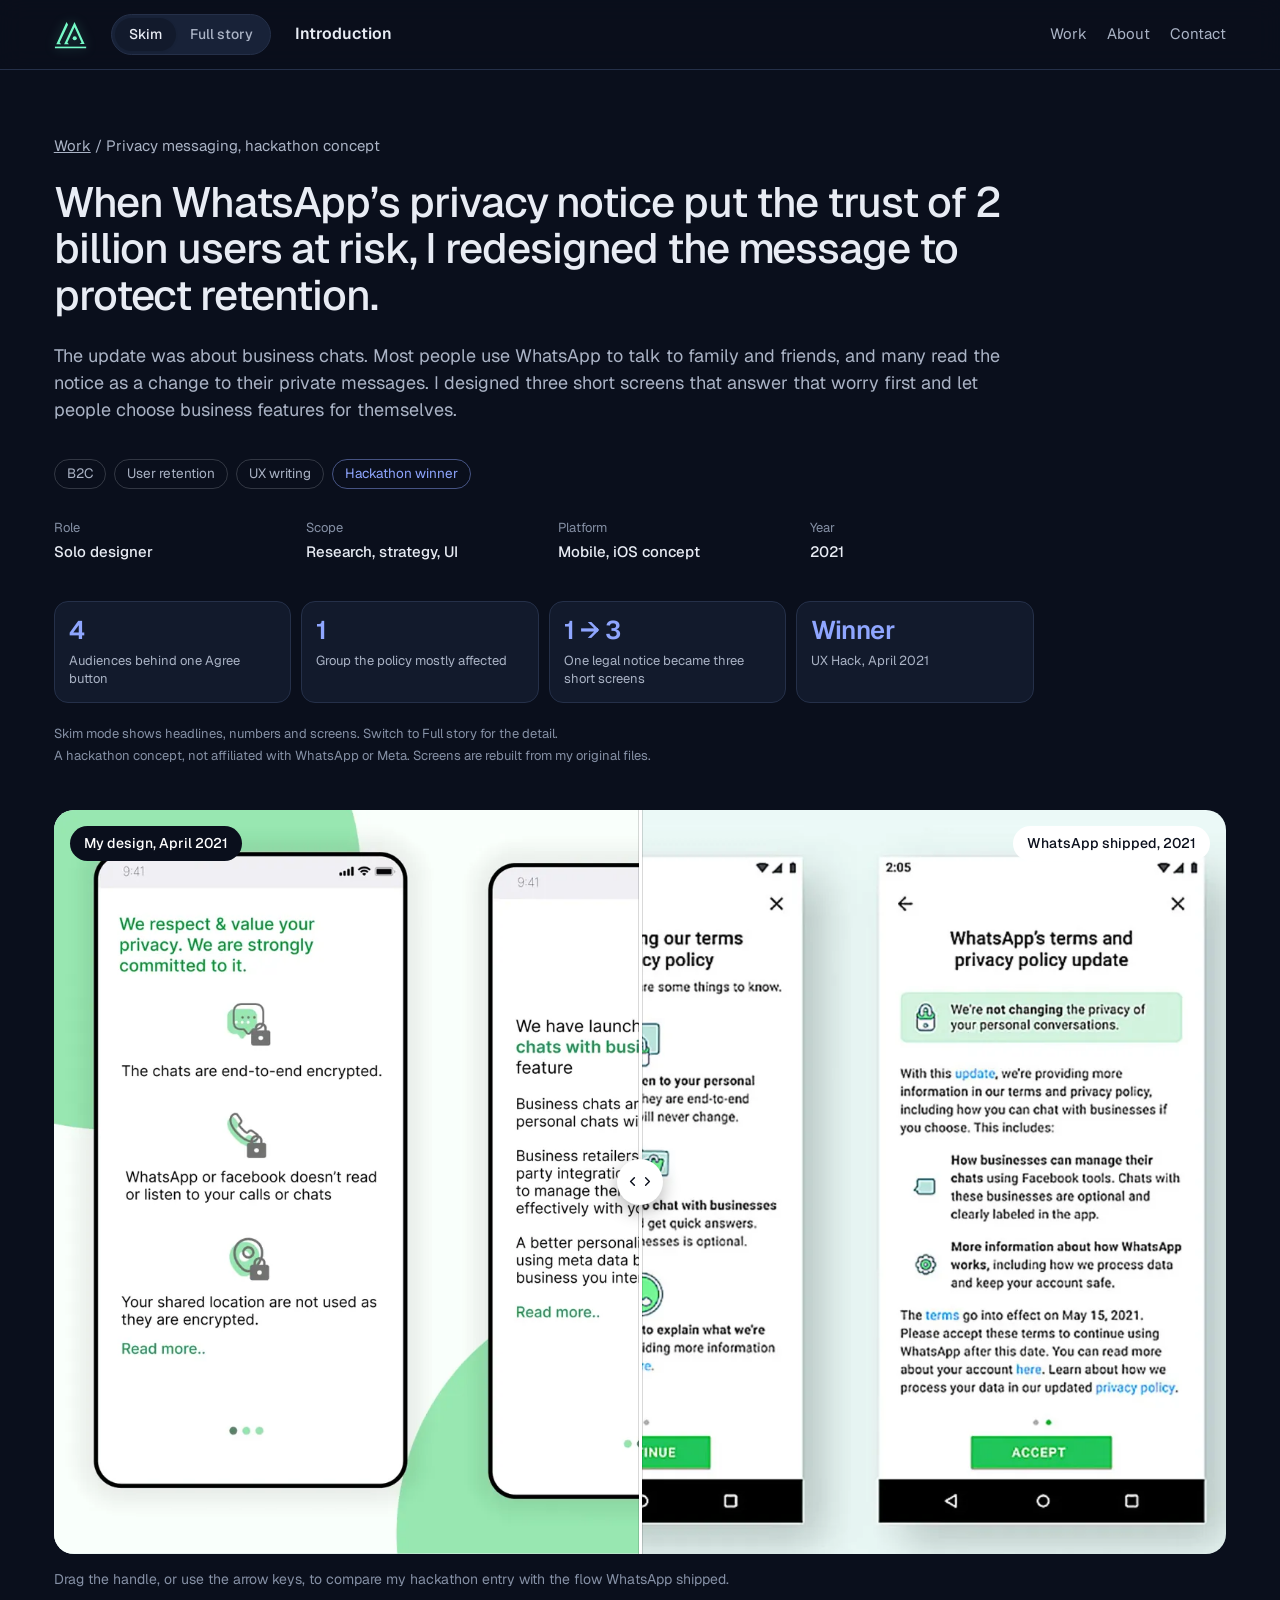
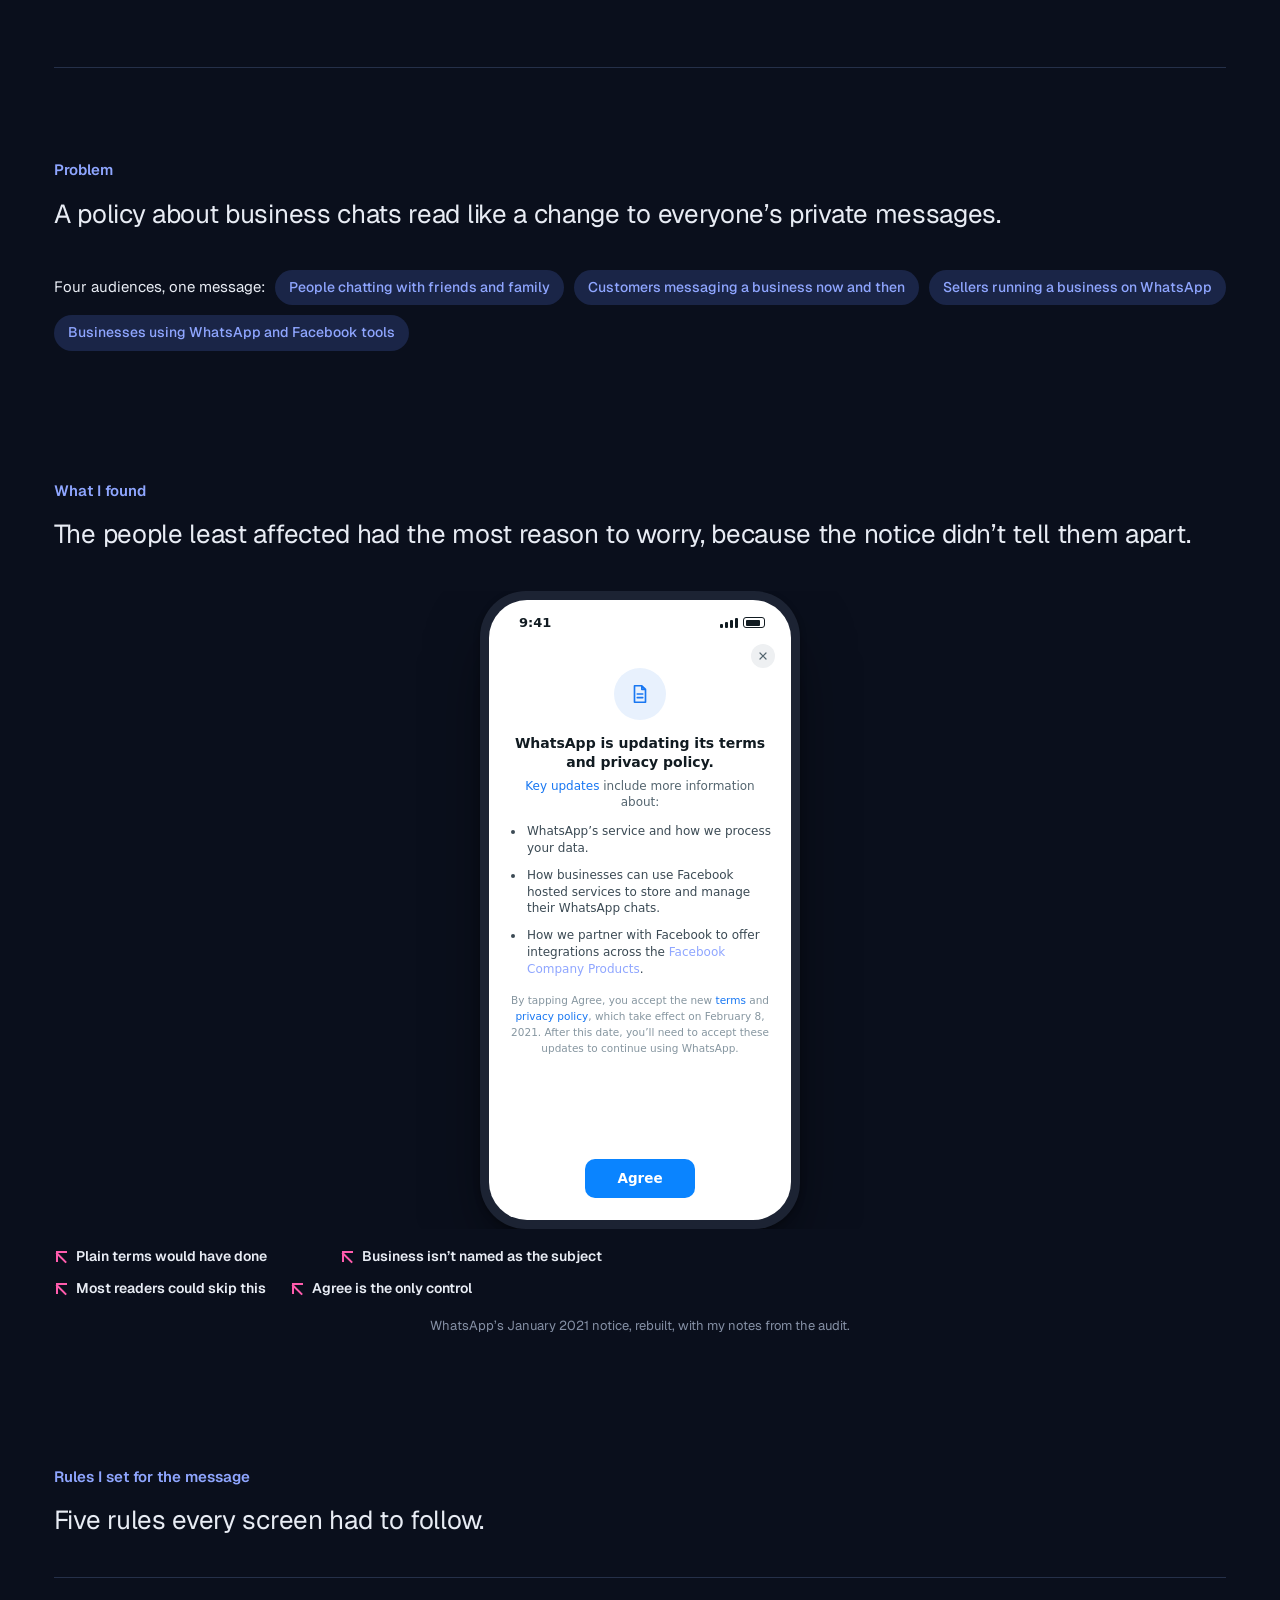
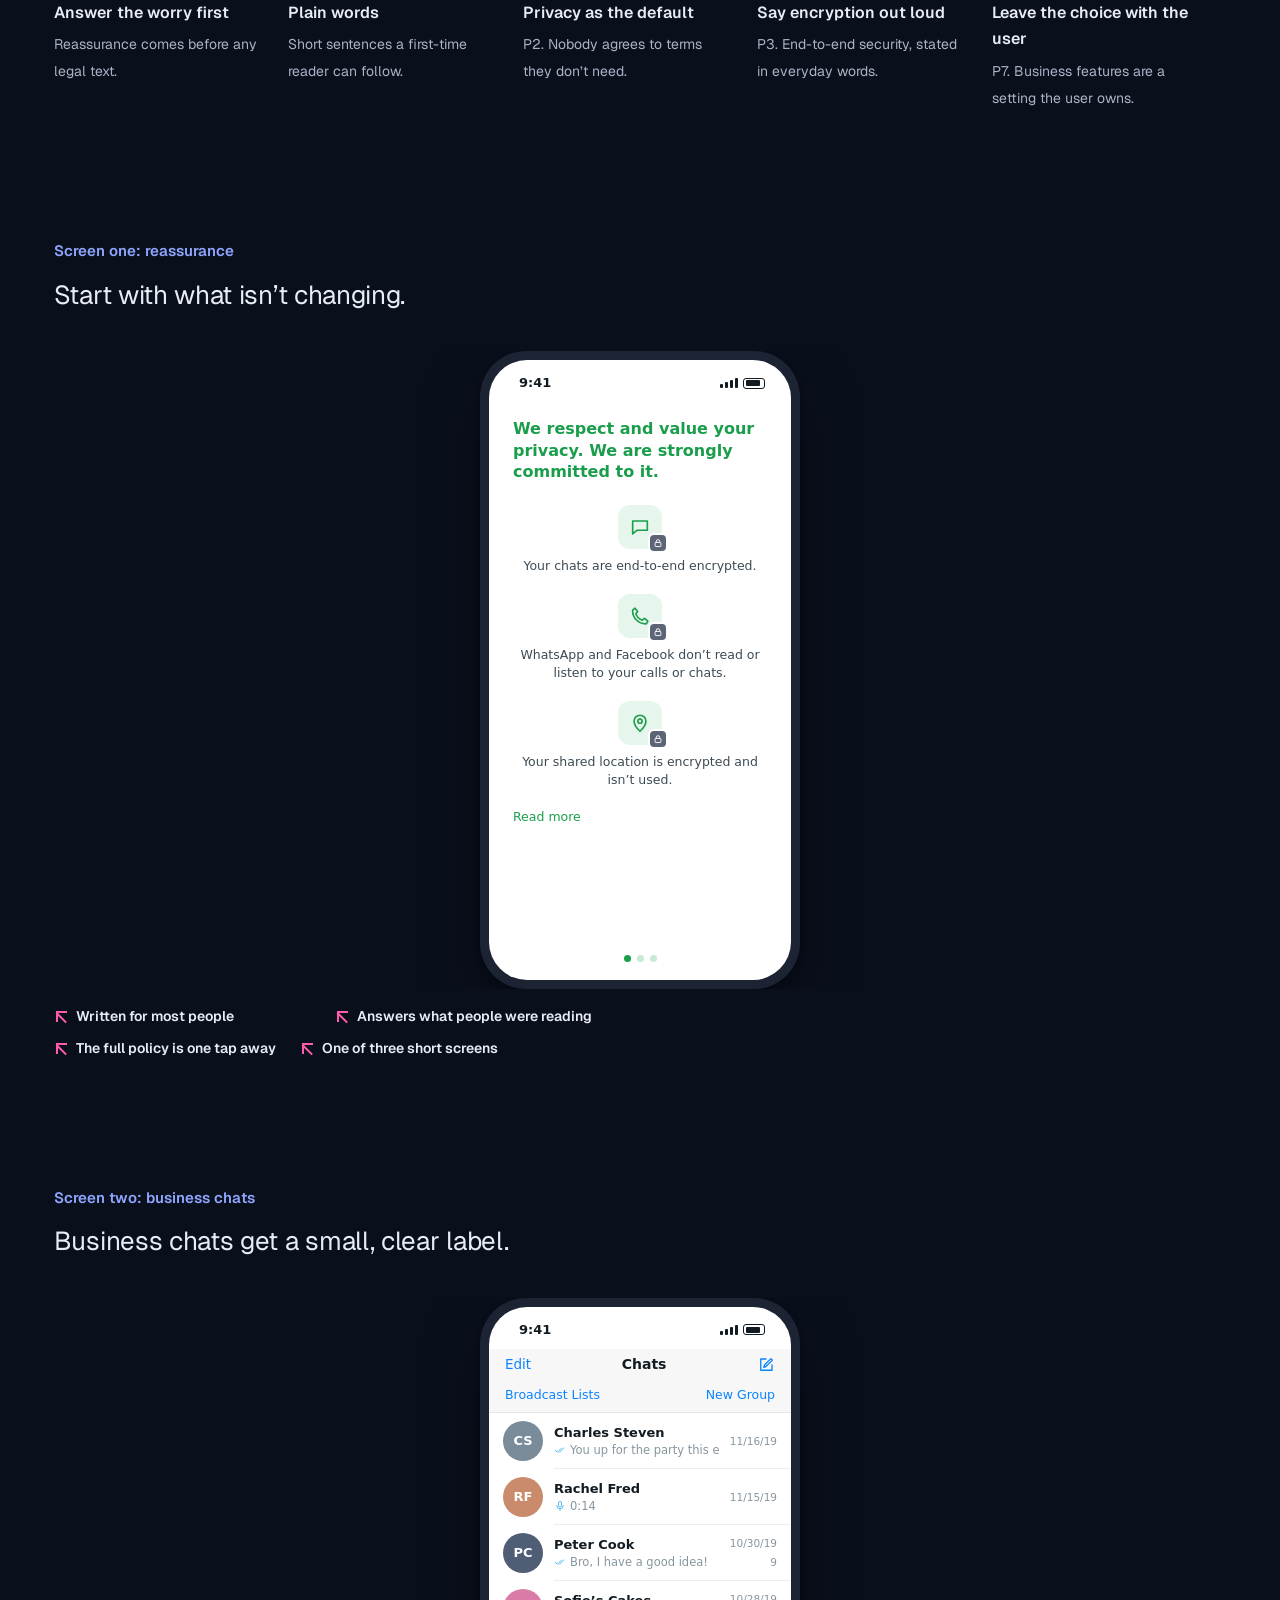
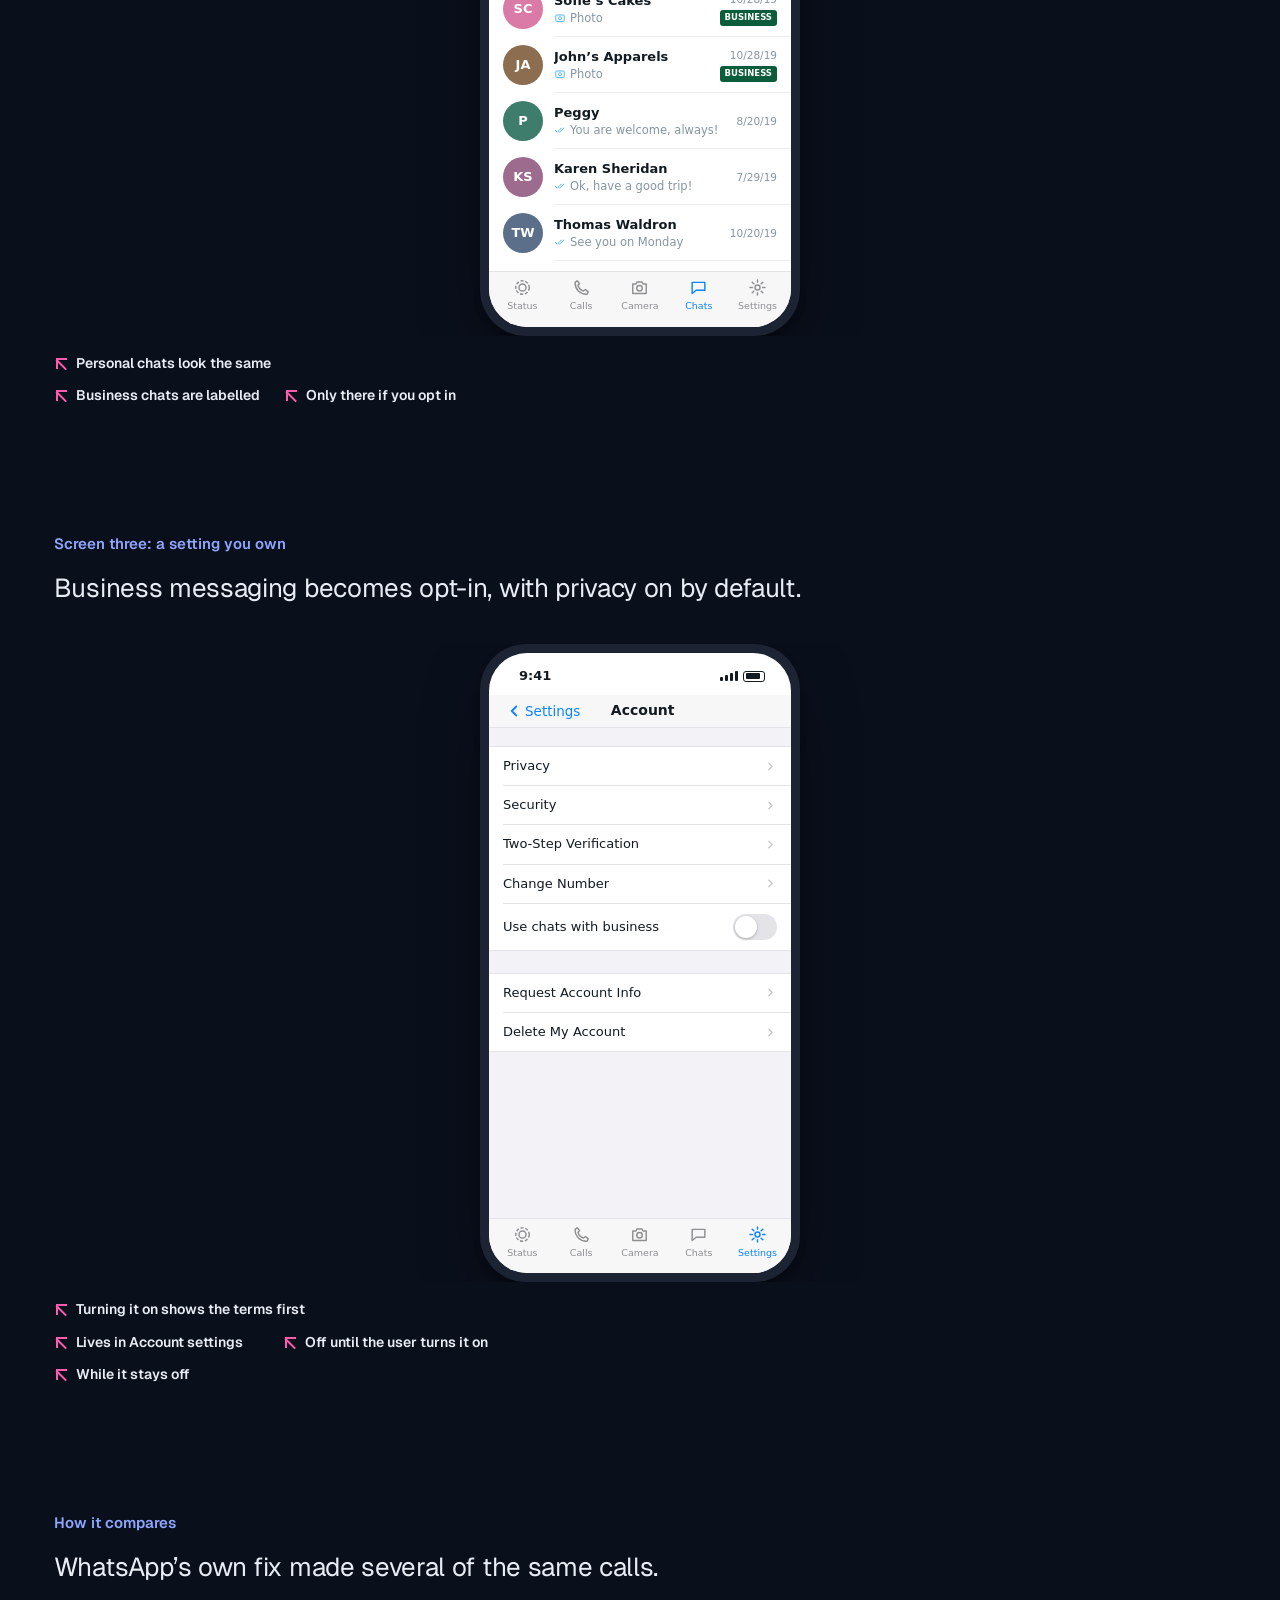
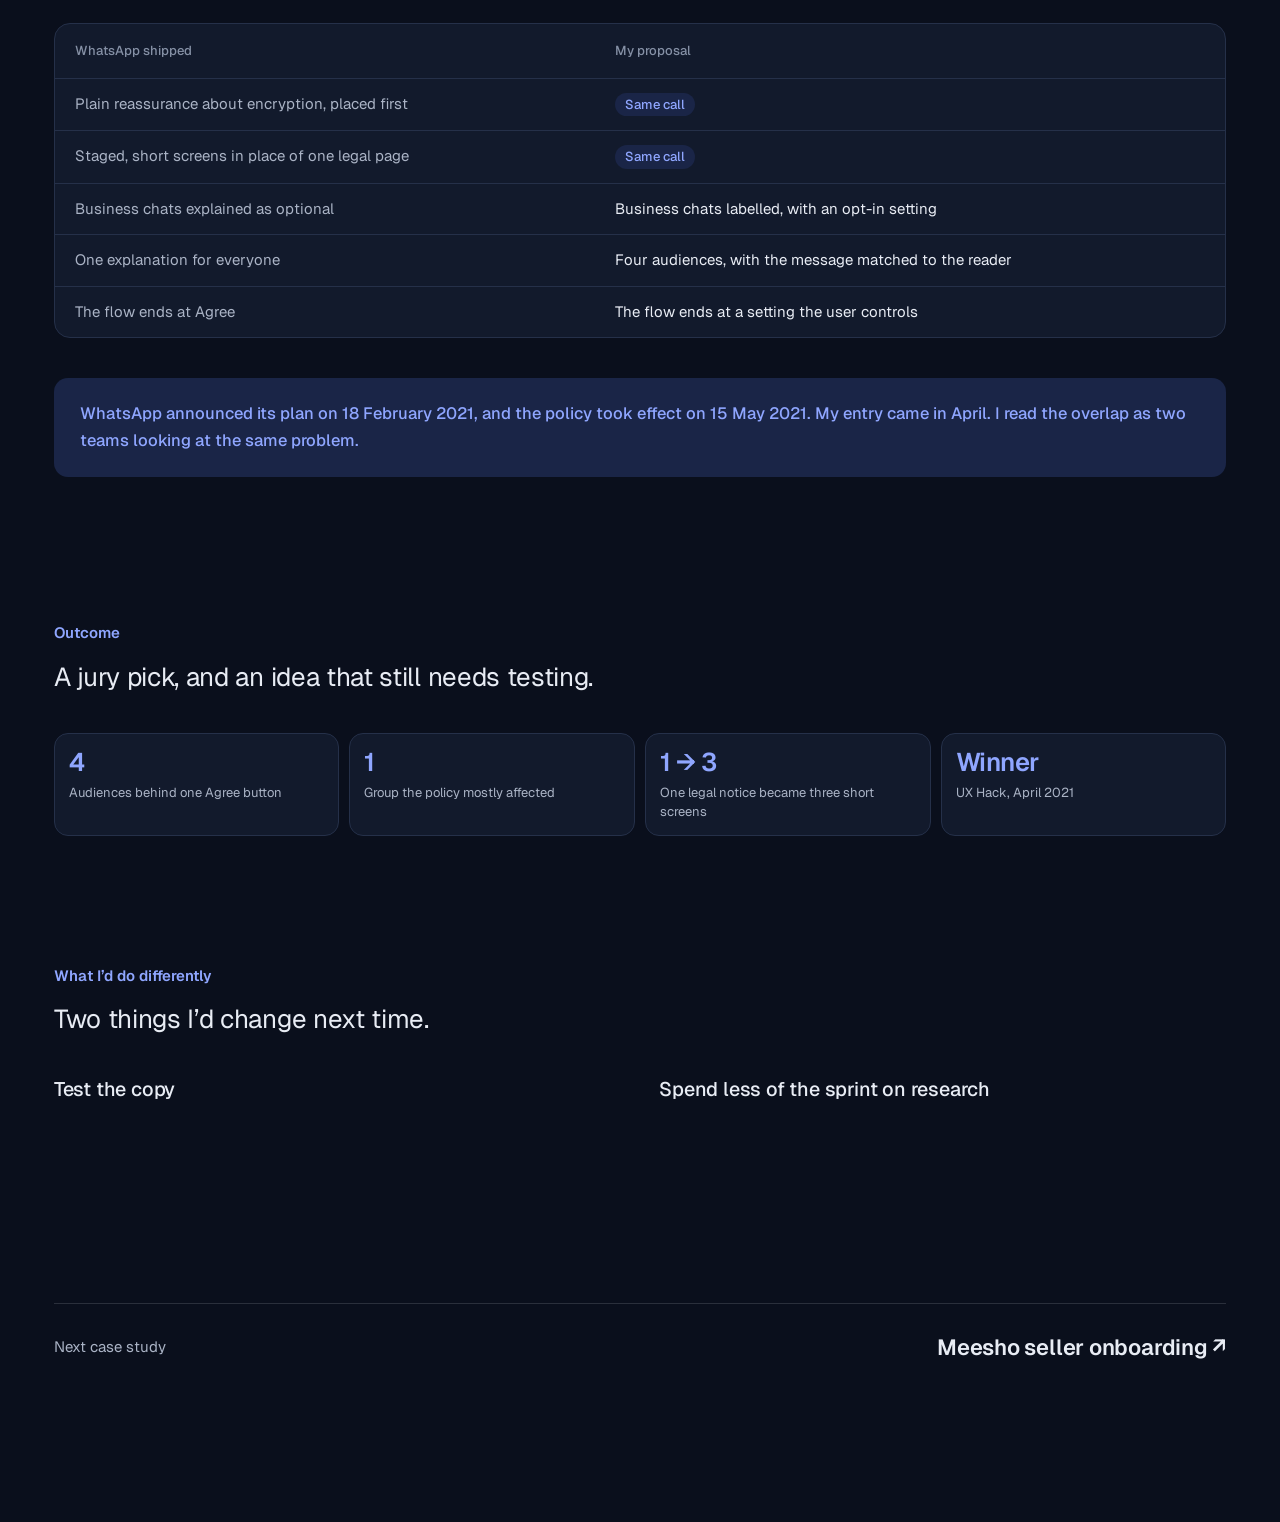
<file: whatsapp-privacy.html>
<!DOCTYPE html>
<html data-theme="dark" lang="en">
<head>
<meta charset="utf-8">
<meta name="color-scheme" content="dark">
<meta name="viewport" content="width=device-width, initial-scale=1, viewport-fit=cover">
<title>WhatsApp privacy update | Afnan</title>
<meta name="description" content="Case study: rewriting WhatsApp’s 2021 privacy notice for the people reading it. Afnan, UX designer.">
<meta property="og:title" content="In 2021 WhatsApp sent one privacy notice to everyone. I rewrote it for the people reading it.">
<link rel="icon" href="data:image/svg+xml,%3Csvg%20xmlns%3D%22http%3A//www.w3.org/2000/svg%22%20viewBox%3D%220%200%20122%20122%22%3E%3Crect%20width%3D%22122%22%20height%3D%22122%22%20rx%3D%2226%22%20fill%3D%22%23111312%22/%3E%3Cg%20transform%3D%22translate%280%209%29%22%20fill%3D%22%2376FBC8%22%3E%3Cpath%20d%3D%22M48.2%2011L53.2%2020L26%2077.2L31%2082.6H15.4Z%22/%3E%3Cpath%20d%3D%22M74%2011L106.4%2082.2H90.4L96.6%2076.8L74%2028L51%2077L56%2082.6H40.6Z%22/%3E%3Ccircle%20cx%3D%2274.6%22%20cy%3D%2263.6%22%20r%3D%226.6%22/%3E%3Crect%20x%3D%2211%22%20y%3D%2290.4%22%20width%3D%22100.4%22%20height%3D%225.2%22/%3E%3C/g%3E%3C/svg%3E">
<link rel="preconnect" href="https://fonts.googleapis.com">
<link rel="preconnect" href="https://fonts.gstatic.com" crossorigin>
<link rel="stylesheet" href="https://fonts.googleapis.com/css2?family=Geist:wght@400;500;600&family=Newsreader:opsz,wght@6..72,300;6..72,400&display=swap" media="print" onload="this.media='all'">
<style>

/* ---------- Portfolio shell tokens ---------- */
:root{
  --bg:#F3F5F9; --surface:#FFFFFF; --sunk:#E9EDF4; --ink:#121A2B; --ink-2:#4A556B; --ink-3:#717B8F; --line:#DCE1EA;
  --brand:#2B4FD8; --brand-ink:#FFFFFF; --brand-soft:#E6ECFF;
  --annot:#D4127A; --annot-halo:rgba(255,255,255,.92);
  --navy:#0C1426;
  --shadow:0 30px 70px -20px rgba(16,28,60,.28), 0 2px 6px rgba(16,28,60,.06);
  color-scheme:light;
}
@media (prefers-color-scheme: dark){
  :root:not([data-theme="light"]){
    --bg:#0A0F1C; --surface:#121A2C; --sunk:#182238; --ink:#E8ECF4; --ink-2:#AAB3C5; --ink-3:#8590A5; --line:#253049;
    --brand:#8FA6FF; --brand-ink:#0A0F1C; --brand-soft:#1A2547;
    --annot:#FF5CAD; --annot-halo:rgba(10,15,28,.0);
    --navy:#0E1830;
    --shadow:0 30px 70px -20px rgba(0,0,0,.7), 0 2px 6px rgba(0,0,0,.3);
    color-scheme:dark;
  }
}
:root[data-theme="dark"]{
  --bg:#0A0F1C; --surface:#121A2C; --sunk:#182238; --ink:#E8ECF4; --ink-2:#AAB3C5; --ink-3:#8590A5; --line:#253049;
  --brand:#8FA6FF; --brand-ink:#0A0F1C; --brand-soft:#1A2547;
  --annot:#FF5CAD; --annot-halo:rgba(10,15,28,.0);
  --navy:#0E1830;
  --shadow:0 30px 70px -20px rgba(0,0,0,.7), 0 2px 6px rgba(0,0,0,.3);
  color-scheme:dark;
}
:root{box-sizing:border-box;padding-top:env(safe-area-inset-top,0px);padding-bottom:env(safe-area-inset-bottom,0px)}
html{scroll-padding-top:calc(env(safe-area-inset-top,0px) + 96px);scroll-behavior:smooth}
*,*::before,*::after{box-sizing:inherit}
body{margin:0;background:var(--bg);color:var(--ink);font-family:Geist,ui-sans-serif,system-ui,-apple-system,"Segoe UI",Roboto,sans-serif;font-size:clamp(16px,.35vw + 12px,19px);line-height:1.65;-webkit-font-smoothing:antialiased}
body::before{content:"";position:fixed;inset:0 0 auto;height:env(safe-area-inset-top,0px);z-index:30;background:var(--bg)}
img{max-width:100%}
a{color:var(--brand)}
:focus-visible{outline:2px solid var(--brand);outline-offset:3px;border-radius:4px}
@media (prefers-reduced-motion: reduce){html{scroll-behavior:auto}*{transition:none!important}}

/* ---------- Header with progress index ---------- */
.site{position:sticky;top:env(safe-area-inset-top,0px);z-index:20;background:color-mix(in srgb,var(--bg) 90%,transparent);backdrop-filter:blur(12px);-webkit-backdrop-filter:blur(12px);border-bottom:1px solid var(--line)}
.site-in{max-width:1920px;margin:0 auto;padding:14px clamp(24px,4.2vw,80px);display:flex;align-items:center;gap:24px}
.site b{font-weight:600;font-size:16px}
.site nav.links{display:flex;gap:20px;margin-left:auto;font-size:15px}
.site nav.links a{color:var(--ink-2);text-decoration:none}
.site nav.links a:hover{color:var(--ink)}
.mode{display:inline-flex;background:var(--sunk);border:1px solid var(--line);border-radius:999px;padding:3px}
.mode button{font:inherit;font-size:14px;font-weight:500;border:0;background:transparent;color:var(--ink-2);padding:5px 14px;border-radius:999px;cursor:pointer}
.mode button[aria-pressed="true"]{background:var(--surface);color:var(--ink);box-shadow:0 1px 3px rgba(0,0,0,.08)}

.prog{position:absolute;left:0;right:0;bottom:-1px;height:3px;background:transparent}
.prog i{display:block;height:100%;width:100%;background:var(--brand);transform-origin:0 50%;transform:scaleX(0)}
.now{display:none;font-size:14px;color:var(--ink-2);min-width:0;white-space:nowrap;overflow:hidden;text-overflow:ellipsis}
.now b{font-weight:600;color:var(--ink)}
.wrap{max-width:1920px;margin:0 auto;padding:0 clamp(24px,4.2vw,80px)}

/* ---------- Hero ---------- */
.hero{display:grid;grid-template-columns:minmax(0,1.35fr) minmax(0,1fr);gap:clamp(40px,5vw,112px);padding:clamp(56px,6vw,112px) 0 clamp(72px,7vw,140px);align-items:center}
.kicker{font-size:15px;color:var(--ink-2);margin:0 0 20px}
.kicker a{color:var(--ink-2)}
h1{font-size:clamp(34px,3.3vw,64px);line-height:1.1;letter-spacing:-.025em;font-weight:500;margin:0 0 24px}
.lede{font-size:clamp(18px,1.05vw + 4px,24px);line-height:1.5;color:var(--ink-2);margin:0 0 36px}
.meta{display:grid;grid-template-columns:repeat(4,minmax(0,1fr));gap:28px;margin:0 0 36px;padding:0}
.meta div{display:flex;flex-direction:column}
.meta dt{font-size:13px;color:var(--ink-3)}
.meta dd{margin:2px 0 0;font-size:15px;font-weight:500}
.kpis{display:grid;grid-template-columns:repeat(4,minmax(0,1fr));gap:10px;margin:0}
.kpi{background:var(--surface);border:1px solid var(--line);border-radius:14px;padding:14px}
.kpi strong{display:block;font-size:clamp(22px,2vw,28px);white-space:nowrap;line-height:1.1;letter-spacing:-.02em;color:var(--brand);font-weight:600}
.kpi span{display:block;font-size:13px;line-height:1.4;color:var(--ink-2);margin-top:8px}
.nda{font-size:13px;color:var(--ink-3);margin-top:20px}
.how{margin-top:28px;font-size:15px;color:var(--ink-2)}
.how summary{cursor:pointer;font-weight:500;color:var(--brand)}
.how b{color:var(--ink);font-weight:600}

.stage{background:var(--navy);border-radius:24px;padding:clamp(24px,3vw,56px);position:relative;overflow:hidden}
.stage .hpn{max-width:560px;margin:0 auto}
.stage::before{content:"";position:absolute;inset:0;background:radial-gradient(600px 300px at 90% -10%,rgba(110,75,242,.35),transparent 60%),radial-gradient(500px 300px at -10% 110%,rgba(43,79,216,.35),transparent 60%);pointer-events:none}

/* ---------- Content column ---------- */
.body{border-top:1px solid var(--line);padding:clamp(72px,7vw,140px) 0 160px;display:grid;grid-template-columns:minmax(0,1fr) 220px;gap:clamp(48px,5vw,120px)}
.toc{position:sticky;top:112px;align-self:start;font-size:14.5px}
.toc p{margin:0 0 16px;font-size:13px;color:var(--ink-3)}
.toc ol{list-style:none;margin:0;padding:0;position:relative}
.toc ol::before{content:"";position:absolute;left:9px;top:12px;bottom:12px;width:2px;background:var(--line)}
.toc li{position:relative}
.toc a{display:flex;align-items:center;gap:12px;padding:7px 8px 7px 0;color:var(--ink-3);text-decoration:none;border-radius:8px;transition:color .15s}
.toc a:hover{color:var(--ink)}
.ck{position:relative;z-index:1;width:20px;height:20px;border-radius:50%;border:2px solid var(--line);background:var(--bg);display:grid;place-items:center;flex:none;transition:background .2s,border-color .2s}
.ck svg{width:12px;height:12px;color:var(--brand-ink);opacity:0;transition:opacity .2s}
.toc a.done{color:var(--ink-2)}
.toc a.done .ck{background:var(--brand);border-color:var(--brand)}
.toc a.done .ck svg{opacity:1}
.toc a[aria-current="true"]{color:var(--ink);font-weight:600}
.toc a[aria-current="true"] .ck{border-color:var(--brand)}
.toc a[aria-current="true"] .ck::after{content:"";width:8px;height:8px;border-radius:50%;background:var(--brand)}
.toc .tt{margin:20px 0 0;font-size:13px;color:var(--ink-3)}
section{padding:0 0 clamp(120px,10vw,200px)}
.txt{margin-bottom:clamp(36px,3vw,56px)}
section h2{font-size:clamp(22px,1.25vw + 10px,34px);line-height:1.35;letter-spacing:-.012em;font-weight:400;color:var(--ink);margin:0}
.sec-name{font-size:15px;font-weight:600;color:var(--brand);margin:0 0 14px}
.p{font-size:inherit;color:var(--ink-2);margin:16px 0 0}
.skim .full{display:none}
.skim-only{display:none}
.skim .skim-only{display:inline}

.pains{display:grid;grid-template-columns:repeat(3,minmax(0,1fr));gap:20px;margin-top:0}
.pain{background:var(--surface);border:1px solid var(--line);border-radius:16px;padding:clamp(22px,2vw,32px)}
.pain h3{font-size:18px;margin:0 0 8px;font-weight:600}
.pain p{margin:0;font-size:15px;color:var(--ink-2);line-height:1.55}
.users{display:flex;gap:10px;flex-wrap:wrap;margin-top:28px;align-items:center;font-size:15px}
.tag{background:var(--brand-soft);color:var(--brand);font-weight:500;border-radius:999px;padding:6px 14px;font-size:14px}

.rules{display:grid;grid-template-columns:repeat(5,minmax(0,1fr));gap:0;border-top:1px solid var(--line)}
.rule{padding:22px 28px 0 0}
.rule b{display:block;font-size:16px;font-weight:600;margin-bottom:4px}
.rule span{font-size:14px;color:var(--ink-2);line-height:1.5}

.cap{font-size:13px;color:var(--ink-3);margin:18px 0 0;text-align:center}
.sub-h{font-size:15px;font-weight:600;color:var(--ink-2);margin:88px 0 24px}
.txt + .sub-h{margin-top:0}

/* ---------- Annotated figure ---------- */
.anno{margin:0;position:relative}
.anno-stage{position:relative;width:1180px;display:grid;grid-template-columns:160px 820px 160px;column-gap:20px;align-items:start;transform-origin:0 0}
.anno-col{position:relative}
.an{position:absolute;left:0;right:0;font-size:13px;line-height:1.45;cursor:default;outline:none}
.anno-col.l .an{text-align:right}
.an b{display:block;font-size:14px;font-weight:600;color:var(--ink);line-height:1.3}
.an p{margin:4px 0 0;color:var(--ink-2)}
.skim .an p{display:none}
.an:hover b,.an:focus-visible b,.an.on b{color:var(--annot)}
.anno-svg{position:absolute;left:0;top:0;pointer-events:none;overflow:visible;z-index:5;color:var(--annot)}
.anno-svg .halo{stroke:var(--annot-halo);stroke-width:5;fill:none;stroke-linecap:round}
.anno-svg .ln{stroke:currentColor;stroke-width:1.6;fill:none;stroke-linecap:round;transition:stroke-width .15s}
.anno-svg .ln.on{stroke-width:2.6}
.anno-svg .st{fill:currentColor}
.anno-hit{outline:2px solid var(--annot)!important;outline-offset:3px;border-radius:6px}
.shot-fit{position:relative}
.anno.stacked .anno-stage{width:100%;display:flex;flex-direction:column}
.anno.stacked .shot-fit{order:-1;overflow:hidden;width:100%;min-width:0}
.anno.stacked .anno-col{display:grid;grid-template-columns:repeat(2,minmax(0,1fr));gap:14px 24px;height:auto!important;margin-top:18px}
.anno.stacked .anno-col.r{margin-top:14px}
.anno.stacked .an{position:static;text-align:left!important;padding-left:22px;position:relative}
.anno.stacked .an::before{content:"";position:absolute;left:2px;top:4px;width:11px;height:11px;border-left:2px solid var(--annot);border-top:2px solid var(--annot);transform:rotate(0deg)}
.anno.stacked .an::after{content:"";position:absolute;left:3px;top:5px;width:14px;height:2px;background:var(--annot);transform-origin:0 0;transform:rotate(45deg)}
.anno.stacked .anno-svg{display:none}

/* ---------- Options ---------- */
.opts{display:grid;grid-template-columns:repeat(3,minmax(0,1fr));gap:clamp(20px,2.4vw,44px)}
.opt h3{font-size:19px;margin:14px 0 8px;font-weight:600}
.opt dl{margin:0;display:grid;gap:8px}
.opt dt{font-size:12.5px;color:var(--ink-3)}
.opt dt.t{color:var(--annot)}
.opt dd{margin:0;font-size:14.5px;color:var(--ink-2);line-height:1.5}
.thumb{height:clamp(170px,12vw,230px);border:1px solid var(--line);border-radius:12px;background:#F3F5F9;overflow:hidden;display:grid;grid-template-rows:18px 1fr}
.thumb .tb0{background:#0C1426}
.thumb .tin{display:grid;grid-template-columns:22px 1fr}
.thumb .tr{background:#fff;border-right:1px solid #E3E7EF}
.thumb .sk{display:block;height:8px;border-radius:4px;background:#DDE2EB}
.thumb .skrow{display:flex;gap:8px;margin-top:8px}
.decision{margin-top:40px;background:var(--brand-soft);color:var(--brand);border-radius:14px;padding:22px 26px;font-weight:500;font-size:inherit}

.hind{display:grid;grid-template-columns:repeat(3,minmax(0,1fr));gap:clamp(28px,3vw,56px)}
.hind h3{font-size:clamp(18px,.6vw + 12px,22px);line-height:1.35;letter-spacing:-.01em;margin:0 0 8px;font-weight:500}
.hind p{margin:0;font-size:15px;color:var(--ink-2)}
.next{grid-column:1/-1;display:flex;justify-content:space-between;align-items:center;gap:24px;margin:0;border-top:1px solid color-mix(in srgb,var(--ink) 14%,transparent);padding:28px 0 0;font-family:Geist,ui-sans-serif,system-ui,-apple-system,"Segoe UI",Roboto,sans-serif;font-size:15px;line-height:1.4;color:var(--ink-2)}
.next > span{color:var(--ink-2);font-weight:400}
.next a{font-size:22px;font-weight:600;letter-spacing:-.01em;text-decoration:none;color:var(--ink);white-space:nowrap}
.next a:hover{color:var(--brand)}
@media (max-width:720px){.next{flex-direction:column;align-items:flex-start;gap:8px}.next a{white-space:normal}}


.stage::before{background:radial-gradient(600px 300px at 90% -10%,rgba(37,211,102,.28),transparent 60%),radial-gradient(500px 300px at -10% 110%,rgba(43,79,216,.3),transparent 60%)}
/* ---------- Shared figure bits ---------- */
.shot{width:820px;position:relative;z-index:1;transform-origin:0 0}
.anno.stacked .shot.phone{margin:0 auto}
.rules.r4{grid-template-columns:repeat(4,minmax(0,1fr))}
.hind.h2c{grid-template-columns:repeat(2,minmax(0,1fr))}
.stage .phone{margin:0 auto;width:min(320px,100%)}

/* ---------- Phones ---------- */
.phone{width:320px;background:#1C2333;border-radius:46px;padding:9px;box-shadow:var(--shadow)}
.phone.and{border-radius:30px;padding:8px}
.scr{position:relative;background:#fff;border-radius:38px;overflow:hidden;height:620px;display:flex;flex-direction:column;font-family:-apple-system,"SF Pro Text",Inter,ui-sans-serif,system-ui,"Segoe UI",Roboto,sans-serif;color:#111B21;font-size:13px;line-height:1.4;text-align:left;-webkit-font-smoothing:antialiased}
.phone.and .scr{border-radius:23px;font-family:Roboto,Inter,ui-sans-serif,system-ui,sans-serif}
.scr svg{width:16px;height:16px;flex:none}
.stb{height:42px;flex:none;display:flex;align-items:center;justify-content:space-between;padding:4px 26px 0 30px;font-size:13px;font-weight:600;color:#111B21}
.stb .sig{display:flex;gap:5px;align-items:center}
.stb .sig i{display:inline-block;width:3px;background:#111B21;border-radius:1px}
.stb .bat{width:22px;height:11px;border:1.5px solid #111B21;border-radius:3px;position:relative}
.stb .bat::after{content:"";position:absolute;inset:1.5px 4px 1.5px 1.5px;background:#111B21;border-radius:1px}
.phone.and .stb{height:28px;padding:0 16px;font-size:11.5px;font-weight:500;background:#fff}
.anav{height:40px;flex:none;display:flex;justify-content:space-around;align-items:center;background:#fff;border-top:1px solid #ECEEF2;color:#5B6576}
.anav span{width:44px;height:30px;display:grid;place-items:center;border-radius:8px}
.anav svg{width:15px;height:15px}

/* WhatsApp-style screens */
.wa{--g:#1A9E4B;--g-soft:#E7F6EC;--ios-bg:#F2F2F7;--ios-line:#E3E3E8;--blue:#1877F2;--ink2:#54656F;--ink3:#8696A0}
.nt{flex:1;display:flex;flex-direction:column;align-items:center;padding:6px 20px 22px;position:relative}
.nt .x{position:absolute;right:16px;top:2px;width:24px;height:24px;border-radius:50%;background:#EEF0F2;display:grid;place-items:center;color:var(--ink2)}
.nt .x svg{width:12px;height:12px}
.nt .doc{width:52px;height:52px;border-radius:50%;background:#E8F1FD;color:var(--blue);display:grid;place-items:center;margin:20px 0 14px}
.nt .doc svg{width:22px;height:22px}
.nt h4{margin:0 0 6px;font-size:14px;font-weight:600;text-align:center;line-height:1.35}
.nt .ku{margin:0 0 12px;font-size:12px;color:var(--ink2);text-align:center}
.nt .ku a,.nt .lg a{color:var(--blue);text-decoration:none}
.nt ul{margin:0;padding:0 0 0 16px;font-size:12px;color:#3B4A54;display:grid;gap:10px;align-self:stretch}
.nt ul li{padding-left:2px}
.nt .lg{font-size:10.5px;color:var(--ink3);text-align:center;line-height:1.5;margin:16px 0 18px}
.nt .agree{margin-top:auto;background:#0A84FF;color:#fff;font-weight:600;font-size:13.5px;border-radius:10px;padding:10px 0;width:110px;text-align:center}

.rs{flex:1;display:flex;flex-direction:column;padding:16px 24px 18px}
.rs h4{margin:0 0 22px;font-size:16px;line-height:1.35;font-weight:600;color:var(--g)}
.rsi{display:flex;flex-direction:column;align-items:center;text-align:center;gap:8px;margin-bottom:20px;font-size:12.5px;color:#3B4A54}
.rsi .ico{position:relative;width:44px;height:44px;border-radius:12px;background:var(--g-soft);color:var(--g);display:grid;place-items:center}
.rsi .ico svg{width:22px;height:22px}
.rsi .ico b{position:absolute;right:-6px;bottom:-4px;width:20px;height:20px;border-radius:6px;background:#5B6576;color:#fff;display:grid;place-items:center;border:2px solid #fff}
.rsi .ico b svg{width:10px;height:10px}
.rs .more{color:var(--g);font-weight:500;font-size:12.5px}
.dots{display:flex;gap:6px;justify-content:center;margin-top:auto}
.dots i{width:7px;height:7px;border-radius:50%;background:#C9E9D4}
.dots i.on{background:var(--g)}

.navb{flex:none;display:flex;align-items:center;justify-content:space-between;padding:6px 16px;font-size:13.5px;color:#0A84FF;background:#F7F7F7}
.navb b{color:#111B21;font-weight:600;font-size:14px}
.navb svg{width:18px;height:18px}
.navb2{display:flex;justify-content:space-between;padding:6px 16px 8px;font-size:12.5px;color:#0A84FF;background:#F7F7F7;border-bottom:1px solid var(--ios-line)}
.cl{flex:1;overflow:hidden}
.cr{display:grid;grid-template-columns:40px 1fr auto;gap:11px;align-items:center;padding:8px 14px 8px 14px;position:relative}
.cr::after{content:"";position:absolute;left:65px;right:0;bottom:0;height:1px;background:#EDEDED}
.cav{width:40px;height:40px;border-radius:50%;display:grid;place-items:center;color:#fff;font-weight:600;font-size:13px}
.cr .nm{font-size:13px;font-weight:600;color:#111B21;white-space:nowrap;overflow:hidden;text-overflow:ellipsis}
.cr .ms{font-size:11.5px;color:var(--ink3);display:flex;align-items:center;gap:4px;white-space:nowrap;overflow:hidden;text-overflow:ellipsis}
.cr .ms svg{width:12px;height:12px}
.cr .ms .tk{color:#53BDEB}
.cr .rt{display:flex;flex-direction:column;align-items:flex-end;gap:4px;font-size:10.5px;color:var(--ink3)}
.btag{font-size:8.5px;font-weight:600;color:#fff;background:#0B5C3B;border-radius:3px;padding:2px 5px}
.tabs-ios{flex:none;display:grid;grid-template-columns:repeat(5,1fr);border-top:1px solid var(--ios-line);background:#F7F7F7;padding:6px 4px 14px}
.tabs-ios span{display:flex;flex-direction:column;align-items:center;gap:2px;font-size:9.5px;color:#8E8E93}
.tabs-ios span.on{color:#0A84FF}
.tabs-ios svg{width:19px;height:19px}

.set{flex:1;background:var(--ios-bg);padding-top:18px}
.grp{background:#fff;border-top:1px solid var(--ios-line);border-bottom:1px solid var(--ios-line);margin-bottom:22px}
.row{display:flex;align-items:center;justify-content:space-between;padding:10px 14px 10px 0;margin-left:14px;font-size:13px;border-bottom:1px solid var(--ios-line)}
.row:last-child{border-bottom:0}
.row svg{width:13px;height:13px;color:#C4C4C7}
.tog{width:44px;height:26px;border-radius:13px;background:#E3E3E8;position:relative;flex:none}
.tog::after{content:"";position:absolute;left:2px;top:2px;width:22px;height:22px;border-radius:50%;background:#fff;box-shadow:0 1px 3px rgba(0,0,0,.25)}

/* Meesho-style screens */
.mz{--pk:#E8338E;--pk-soft:#FDE7F2}
.ms-top{flex:none;padding:8px 12px;display:flex;flex-direction:column;gap:8px;background:#fff}
.ms-srch{display:flex;align-items:center;gap:8px;border:1px solid #DADDE3;border-radius:6px;padding:6px 10px;font-size:11px;color:#8A94A6}
.ms-srch svg{width:13px;height:13px}
.ms-flt{display:flex;gap:14px;font-size:11px;color:#374151}
.grid4{flex:1;display:grid;grid-template-columns:1fr 1fr;gap:4px;padding:4px;background:#F3F4F6;align-content:start}
.prod{height:150px;border-radius:4px}
.p1{background:radial-gradient(circle at 30% 30%,#F9C74F 0 9%,transparent 10%),radial-gradient(circle at 70% 60%,#F3722C 0 8%,transparent 9%),repeating-linear-gradient(45deg,#1D3557 0 10px,#24406B 10px 20px)}
.p2{background:radial-gradient(circle at 60% 40%,#fff 0 6%,transparent 7%),repeating-linear-gradient(135deg,#9B2242 0 8px,#B5304F 8px 16px)}
.p3{background:repeating-linear-gradient(90deg,#2A9D8F 0 12px,#E9C46A 12px 16px,#2A9D8F 16px 28px)}
.p4{background:radial-gradient(circle at 50% 50%,#E76F51 0 14%,transparent 15%),#F4E1C1}
.dim{position:absolute;inset:0;background:rgba(17,24,39,.55);z-index:2}
.mdl{position:absolute;left:22px;right:22px;top:150px;z-index:3;background:#fff;border-radius:8px;padding:16px 16px 12px;box-shadow:0 10px 30px rgba(0,0,0,.25)}
.mdl b{display:block;font-size:13px;font-weight:600;margin-bottom:12px}
.chk{display:flex;align-items:center;gap:8px;font-size:12px;color:#4B5563;margin-bottom:8px}
.chk i{width:15px;height:15px;border-radius:50%;background:#D1FAE5;color:#059669;display:grid;place-items:center}
.chk i svg{width:9px;height:9px}
.pbar{height:4px;border-radius:2px;background:var(--pk);margin:12px 0 8px}
.mdl small{display:block;text-align:center;font-size:10.5px;color:#6B7280}
.toast{position:absolute;left:14px;right:14px;bottom:52px;z-index:3;background:#fff;border-radius:6px;padding:9px 12px;font-size:11.5px;font-weight:500;box-shadow:0 4px 14px rgba(0,0,0,.2)}
.mnav{flex:none;display:grid;grid-template-columns:repeat(5,1fr);border-top:1px solid #ECEEF2;padding:6px 0;background:#fff}
.mnav span{display:flex;flex-direction:column;align-items:center;gap:2px;font-size:9px;color:#6B7280}
.mnav span.on{color:var(--pk)}
.mnav svg{width:16px;height:16px}

.pd{flex:1;background:#fff;display:flex;flex-direction:column}
.pd-bar{display:flex;align-items:center;gap:14px;padding:8px 12px;color:#374151}
.pd-bar svg{width:16px;height:16px}
.pd-bar .t{flex:1;font-size:12px;font-weight:500}
.pd-img{height:190px;margin:0 12px;border-radius:6px}
.pd-tx{padding:12px}
.pd-tx i{display:block;height:9px;border-radius:4px;background:#E5E7EB;margin-bottom:8px}
.lgn{position:absolute;left:18px;right:18px;top:170px;z-index:3;background:#fff;border-radius:8px;box-shadow:0 10px 30px rgba(0,0,0,.25);overflow:hidden}
.lgn .h{padding:12px 14px;font-size:13px;font-weight:600;border-bottom:1px solid #F0F1F4}
.lgn .bd{padding:12px 14px}
.lgn .vr{font-size:10.5px;color:#6B7280;margin-bottom:10px}
.lgn .who{display:flex;align-items:center;gap:10px;margin-bottom:12px}
.lgn .who i{width:32px;height:32px;border-radius:50%;background:#C7B9A6}
.lgn .who b{display:block;font-size:12px;font-weight:600}
.lgn .who small{display:block;font-size:10.5px;color:#6B7280}
.lgn .cont{background:#16A34A;color:#fff;font-weight:600;font-size:12px;text-align:center;border-radius:5px;padding:9px 0}
.lgn .oth{font-size:10.5px;color:#4B5563;text-align:center;margin:10px 0 2px;font-weight:500}
.lgn .fine{font-size:9.5px;color:#9CA3AF;padding:8px 14px 12px;border-top:1px solid #F0F1F4}

/* Flow board (Meesho proposal) */
.board{background:var(--surface);border:1px solid var(--line);border-radius:16px;padding:22px;display:grid;grid-template-columns:1fr 1fr;gap:18px;box-shadow:var(--shadow);font-size:13px;color:var(--ink)}
.lane{border-radius:12px;padding:14px;background:var(--sunk)}
.lane h4{margin:0 0 12px;font-size:13.5px;font-weight:600}
.lane h4 small{display:block;font-weight:400;font-size:12px;color:var(--ink-3)}
.nd{background:var(--surface);border:1px solid var(--line);border-radius:8px;padding:8px 11px;font-size:12.5px;line-height:1.4;position:relative}
.nd + .nd{margin-top:16px}
.nd + .nd::before{content:"";position:absolute;left:50%;top:-14px;width:1.5px;height:12px;background:var(--ink-3)}
.lane.s1{background:color-mix(in srgb,#F5B700 14%,var(--surface))}
.lane.s2{background:color-mix(in srgb,#7CB518 14%,var(--surface))}
.lane.s3{background:color-mix(in srgb,#4C5FD5 14%,var(--surface))}

/* Real vs app process strip */
.procs{display:grid;gap:18px;background:var(--surface);border:1px solid var(--line);border-radius:16px;padding:clamp(20px,2vw,30px)}
.proc p{margin:0 0 10px;font-size:14px;color:var(--ink-2)}
.chain{display:flex;flex-wrap:wrap;align-items:center;gap:8px}
.chain span{background:var(--sunk);border:1px solid var(--line);border-radius:8px;padding:7px 12px;font-size:14px}
.chain em{font-style:normal;color:var(--ink-3)}
.chain span.miss{border-style:dashed;color:var(--ink-3);background:transparent}

/* Persona card */
.persona{display:grid;grid-template-columns:1.1fr 1fr;gap:20px}
.pc{background:var(--surface);border:1px solid var(--line);border-radius:16px;padding:clamp(20px,2vw,30px)}
.pc h3{font-size:15px;font-weight:600;margin:0 0 6px;color:var(--ink-2)}
.pc h3 + p{margin:0 0 20px;font-size:16px}
.pc p:last-child{margin-bottom:0}
.range{position:relative;height:8px;border-radius:4px;background:linear-gradient(90deg,var(--brand-soft),var(--brand));margin:8px 0 6px}
.range-l{display:flex;justify-content:space-between;font-size:13px;color:var(--ink-3);margin-bottom:20px}
.pc .tags{display:flex;gap:8px;flex-wrap:wrap;margin-bottom:20px}
.types{display:grid;gap:12px}
.ty{border:1px solid var(--line);border-radius:12px;padding:14px 16px}
.ty b{display:block;font-size:15px;font-weight:600;margin-bottom:2px}
.ty span{font-size:14.5px;color:var(--ink-2)}

/* Comparison table */
.cmpt{width:100%;border-collapse:collapse;font-size:15px}
.cmpt-w{overflow-x:auto;border:1px solid var(--line);border-radius:16px;background:var(--surface)}
.cmpt th{text-align:left;font-size:13px;font-weight:500;color:var(--ink-3);padding:16px 20px;border-bottom:1px solid var(--line)}
.cmpt td{padding:14px 20px;border-bottom:1px solid var(--line);vertical-align:top;color:var(--ink-2);line-height:1.5;min-width:220px}
.cmpt tr:last-child td{border-bottom:0}
.cmpt td.me{color:var(--ink)}
.same{display:inline-block;background:var(--brand-soft);color:var(--brand);font-size:13px;font-weight:500;border-radius:999px;padding:2px 10px}

@media (max-width:1100px){.rules.r4{grid-template-columns:repeat(2,minmax(0,1fr))}}
@media (max-width:720px){.persona,.hind.h2c,.board{grid-template-columns:1fr}.rules.r4{grid-template-columns:1fr}}
.pc.types{align-content:start}.pc.types h3{margin:0 0 4px}
.anno.stacked .anno-stage{width:100%!important}@media (max-width:720px){.cmpt td{min-width:150px}}
.pimg{margin:0 0 20px}
.pimg img{display:block;width:100%;height:auto;border-radius:16px}
.pc.types.tw{grid-template-columns:repeat(2,minmax(0,1fr))}
.pc.types.tw h3{grid-column:1/-1}
@media (max-width:720px){.pc.types.tw{grid-template-columns:1fr}}

@media (max-width:1100px){
  .hero{grid-template-columns:1fr}
  .body{grid-template-columns:minmax(0,1fr)}
  .toc{display:none}
  .now{display:block}
  .rules{grid-template-columns:repeat(2,minmax(0,1fr))}
}
@media (max-width:720px){
  .site nav.links{display:none}
  .mode button{padding:5px 10px}
  .meta{grid-template-columns:repeat(2,minmax(0,1fr))}
  .pains,.opts,.hind{grid-template-columns:1fr}
  .kpis{grid-template-columns:repeat(2,minmax(0,1fr))}
  .rules{grid-template-columns:1fr}
  .anno.stacked .anno-col{grid-template-columns:1fr}
  .stage{padding:16px;border-radius:18px}
}


/* ---------- One desktop breakpoint: annotations and index collapse together below 1366px ---------- */
@media (max-width:1365px){.body{grid-template-columns:minmax(0,1fr)}.toc{display:none}.now{display:block}}

/* ---------- Brand mark ---------- */
.site .brand{display:inline-flex;align-items:center;color:#76FBC8;flex:none}
.site .brand svg{height:28px;width:auto;filter:drop-shadow(0 0 6px rgba(118,251,200,.3))}

/* ---------- Hero: my design and WhatsApp shipped, side by side ---------- */
.hero{display:block;padding:clamp(48px,5vw,96px) 0 clamp(64px,6vw,120px)}
.hero-txt{max-width:980px;margin-bottom:clamp(36px,3.4vw,56px)}
.hero-txt .kpis{margin-bottom:0}
.cmp{max-width:1180px}
.cmp-stage{position:relative;overflow:hidden;border-radius:20px;background:var(--surface);aspect-ratio:1600/1015;touch-action:pan-y}
.cmp-layer{position:absolute;inset:0;width:100%;height:100%;object-fit:cover;display:block}
.cmp-before{clip-path:inset(0 calc(100% - var(--pos,50%)) 0 0)}
.cmp-line{position:absolute;top:0;bottom:0;left:var(--pos,50%);width:3px;margin-left:-1.5px;background:#fff;box-shadow:0 0 0 1px rgba(0,0,0,.15);pointer-events:none;z-index:3}
.cmp-knob{position:absolute;top:50%;left:50%;transform:translate(-50%,-50%);width:46px;height:46px;border-radius:50%;background:#fff;color:#0A0F1C;display:flex;align-items:center;justify-content:center;box-shadow:0 6px 18px rgba(0,0,0,.3)}
.cmp-knob svg{width:15px;height:15px}
.cmp-tag{position:absolute;top:16px;z-index:4;font-size:14px;font-weight:500;padding:6px 14px;border-radius:999px;pointer-events:none}
.cmp-tag.l{left:16px;background:#0A0F1C;color:#fff}
.cmp-tag.r{right:16px;background:#fff;color:#0A0F1C}
.cmp-stage input{position:absolute;inset:0;width:100%;height:100%;margin:0;opacity:0;cursor:ew-resize;z-index:5;-webkit-appearance:none;appearance:none}
.cmp-stage:has(input:focus-visible) .cmp-knob{outline:3px solid var(--brand);outline-offset:3px}
.cmp-cap{font-size:14px;color:var(--ink-3);margin:14px 0 0}
.sr{position:absolute;width:1px;height:1px;overflow:hidden;clip:rect(0 0 0 0);white-space:nowrap}
@media (max-width:720px){.cmp-tag{top:10px;font-size:12px;padding:4px 10px}.cmp-tag.l{left:10px}.cmp-tag.r{right:10px}.cmp-knob{width:38px;height:38px}}

/* ---------- Case study tags ---------- */
.cs-tags{display:flex;flex-wrap:wrap;gap:8px;list-style:none;margin:0 0 28px;padding:0}
.cs-tags li{font-size:13.5px;line-height:1;color:var(--ink-2);border:1px solid color-mix(in srgb,var(--ink) 18%,transparent);border-radius:999px;padding:7px 12px}
.cs-tags li.win{color:var(--brand);border-color:color-mix(in srgb,var(--brand) 45%,transparent)}

.site{--line-2:color-mix(in srgb,var(--ink) 18%,transparent);--mint:#76FBC8;--mint-ink:#062A1D;--serif:Newsreader,"Iowan Old Style",Georgia,serif;--sans:Geist,ui-sans-serif,system-ui,sans-serif}
.site.menu-open{--bg:#111312;--surface:#181A19;--sunk:#0C0D0D;--line:rgba(236,240,238,.10);--line-2:rgba(236,240,238,.18);--ink:#ECEFED;--ink-2:#A9AFAC;--ink-3:#7E8581;color:var(--ink);color-scheme:dark}
.site.menu-open .prog{opacity:0}
.site .smnav .btn.pri{display:inline-flex;align-items:center;gap:10px;font:500 15px/1 var(--sans);text-decoration:none;border-radius:999px;background:var(--mint);color:var(--mint-ink)}

/* ---------- Menu for tablet and mobile (full-height sheet) ---------- */
.menu-tg{display:none;position:relative;flex:none;flex-direction:column;align-items:center;justify-content:center;gap:4px;width:40px;height:40px;padding:0;border-radius:999px;border:1px solid var(--line-2);background:transparent;color:var(--ink);cursor:pointer;transition:border-color .2s,background .2s,color .2s}
@media (hover:hover){.menu-tg:hover{border-color:var(--mint);color:var(--mint)}}
.menu-tg:focus-visible{outline:2px solid var(--mint);outline-offset:3px}
.menu-tg i{display:block;width:16px;height:1.5px;border-radius:2px;background:currentColor;transition:transform .25s cubic-bezier(.2,.7,.2,1),opacity .2s}
.menu-tg[aria-expanded="true"]{border-color:var(--mint);color:var(--mint)}
.menu-tg[aria-expanded="true"] i:nth-of-type(1){transform:translateY(5.5px) rotate(45deg)}
.menu-tg[aria-expanded="true"] i:nth-of-type(2){opacity:0}
.menu-tg[aria-expanded="true"] i:nth-of-type(3){transform:translateY(-5.5px) rotate(-45deg)}
.mt-l{position:absolute;width:1px;height:1px;overflow:hidden;clip:rect(0 0 0 0);white-space:nowrap}
html.menu-lock body{overflow:hidden}
.site.menu-open{background:var(--bg);backdrop-filter:none;-webkit-backdrop-filter:none}

.smnav{position:absolute;top:100%;left:0;right:0;height:calc(100vh - var(--hh,64px));height:calc(100dvh - var(--hh,64px));display:flex;flex-direction:column;overflow-y:auto;overscroll-behavior:contain;background:var(--bg);padding:clamp(28px,5vw,48px) clamp(24px,4.2vw,80px) calc(24px + env(safe-area-inset-bottom,0px));animation:smn-in .22s ease-out}
.smnav[hidden]{display:none}
.smnav nav{display:block;margin:0}
.smn-eye{margin:0 0 clamp(12px,2vw,20px);font-size:13px;font-weight:500;letter-spacing:.08em;text-transform:uppercase;color:var(--ink-3)}
.smn-list{list-style:none;margin:0;padding:0;display:flex;flex-direction:column;gap:clamp(2px,.6vw,8px)}
.smn-list li{animation:smn-item .4s cubic-bezier(.2,.7,.2,1) both;animation-delay:calc(var(--i) * 45ms + 40ms)}
.site .smn-list a{display:grid;grid-template-columns:2.4em minmax(0,1fr) auto;align-items:baseline;gap:8px;padding:clamp(8px,1.4vw,14px) 0;color:var(--ink);text-decoration:none;border-radius:8px}
.smn-n{font-size:13px;font-weight:500;font-variant-numeric:tabular-nums;color:var(--mint);letter-spacing:.02em;transform:translateY(-.9em)}
.smn-t{font-family:var(--serif);font-weight:300;font-size:clamp(36px,6.4vw,60px);line-height:1.05;letter-spacing:-.02em;overflow-wrap:anywhere;transition:color .2s,transform .3s cubic-bezier(.2,.7,.2,1)}
.smn-ar{width:clamp(18px,2.4vw,24px);height:clamp(18px,2.4vw,24px);align-self:center;color:var(--ink-3);transition:color .2s,transform .3s cubic-bezier(.2,.7,.2,1)}
html[dir="rtl"] .smn-ar{transform:scaleX(-1)}
.smn-list a[aria-current="true"] .smn-t,.smn-list a:active .smn-t{color:var(--mint)}
.smn-list a:active .smn-ar{color:var(--mint)}
@media (hover:hover){
.smn-list a:hover .smn-t{color:var(--mint);transform:translateX(4px)}
.smn-list a:hover .smn-ar{color:var(--mint);transform:translate(3px,-3px)}
html[dir="rtl"] .smn-list a:hover .smn-t{transform:translateX(-4px)}
html[dir="rtl"] .smn-list a:hover .smn-ar{transform:scaleX(-1) translate(3px,-3px)}
}
html[lang="ar"] .smn-t{font-family:"IBM Plex Sans Arabic",var(--sans);font-weight:400;letter-spacing:0}
.smn-list a:focus-visible{outline:2px solid var(--mint);outline-offset:4px}
.smn-list a[aria-current="true"] .smn-n::after{content:"";display:inline-block;width:6px;height:6px;border-radius:50%;background:var(--mint);margin-inline-start:6px;vertical-align:middle}

.smn-foot{margin-top:auto;padding-top:clamp(28px,4vw,40px);display:flex;flex-direction:column;gap:18px;animation:smn-item .4s cubic-bezier(.2,.7,.2,1) both;animation-delay:.28s}
.smn-row{display:flex;flex-wrap:wrap;align-items:center;justify-content:space-between;gap:12px 20px;padding-top:20px;border-top:1px solid var(--line)}
.smn-mail{font-size:15px;color:var(--ink-2);text-decoration:none;overflow-wrap:anywhere}
@media (hover:hover){.smn-mail:hover{color:var(--mint)}}
.smn-mail:focus-visible{outline:2px solid var(--mint);outline-offset:3px;border-radius:4px}
@keyframes smn-in{from{opacity:0}to{opacity:1}}
@keyframes smn-item{from{opacity:0;transform:translateY(10px)}to{opacity:1;transform:none}}
@media (prefers-reduced-motion: reduce){.smnav,.smn-list li,.smn-foot{animation:none}.menu-tg i,.smn-t,.smn-ar{transition:none}}

@media (min-width:721px){.smnav{display:none!important}}
@media (max-width:720px){
  .site-in{gap:12px}
  .mode button{white-space:nowrap}
  .menu-tg{display:inline-flex;margin-inline-start:auto}
}
@media (max-width:400px){.site .now{display:none}}
.smn-lang{display:none;align-items:center;gap:12px;font-size:14px;color:var(--ink-2)}
</style>
</head>
<body class="skim">
<svg width="0" height="0" style="position:absolute" aria-hidden="true">
  <symbol id="i-check" viewBox="0 0 24 24"><path d="M5 12.5l4.2 4.2L19 7" fill="none" stroke="currentColor" stroke-width="2.2" stroke-linecap="round" stroke-linejoin="round"/></symbol>
  <symbol id="i-lock" viewBox="0 0 24 24"><g fill="none" stroke="currentColor" stroke-width="2.2" stroke-linecap="round"><rect x="5" y="10.5" width="14" height="10" rx="2"/><path d="M8 10.5V8a4 4 0 0 1 8 0v2.5"/></g></symbol>
  <symbol id="i-x" viewBox="0 0 24 24"><path d="M6 6l12 12M18 6L6 18" fill="none" stroke="currentColor" stroke-width="2.4" stroke-linecap="round"/></symbol>
  <symbol id="i-chev-r" viewBox="0 0 24 24"><path d="M9 6l6 6-6 6" fill="none" stroke="currentColor" stroke-width="2.2" stroke-linecap="round" stroke-linejoin="round"/></symbol>
  <symbol id="i-chev-l" viewBox="0 0 24 24"><path d="M15 6l-6 6 6 6" fill="none" stroke="currentColor" stroke-width="2.4" stroke-linecap="round" stroke-linejoin="round"/></symbol>
  <symbol id="i-doc" viewBox="0 0 24 24"><path d="M6 3h8l4 4v14H6V3zM14 3v4h4M9 12h6M9 16h6" fill="none" stroke="currentColor" stroke-width="1.8" stroke-linecap="round" stroke-linejoin="round"/></symbol>
  <symbol id="i-chat" viewBox="0 0 24 24"><path d="M4 5.5h16v10H9l-5 4v-14z" fill="none" stroke="currentColor" stroke-width="1.8" stroke-linejoin="round"/></symbol>
  <symbol id="i-call" viewBox="0 0 24 24"><path d="M6.5 3.5l3 3.5-2 2.5a11 11 0 0 0 7 7l2.5-2 3.5 3-1.5 3c-8.5.5-15.5-6.5-15-15l2.5-2z" fill="none" stroke="currentColor" stroke-width="1.8" stroke-linejoin="round"/></symbol>
  <symbol id="i-pin" viewBox="0 0 24 24"><g fill="none" stroke="currentColor" stroke-width="1.8"><path d="M12 21s-6.5-6.2-6.5-11a6.5 6.5 0 0 1 13 0c0 4.8-6.5 11-6.5 11z"/><circle cx="12" cy="10" r="2.3"/></g></symbol>
  <symbol id="i-compose" viewBox="0 0 24 24"><path d="M12 4H5v15h15v-7M18.5 3.5l2 2L12 14l-3 1 1-3 8.5-8.5z" fill="none" stroke="currentColor" stroke-width="1.8" stroke-linejoin="round" stroke-linecap="round"/></symbol>
  <symbol id="i-status" viewBox="0 0 24 24"><g fill="none" stroke="currentColor" stroke-width="1.8"><circle cx="12" cy="12" r="8.5" stroke-dasharray="4 2.2"/><circle cx="12" cy="12" r="4.5"/></g></symbol>
  <symbol id="i-cam" viewBox="0 0 24 24"><g fill="none" stroke="currentColor" stroke-width="1.8" stroke-linejoin="round"><path d="M3.5 7.5h4l1.5-2.5h6l1.5 2.5h4v12h-17z"/><circle cx="12" cy="13" r="3.5"/></g></symbol>
  <symbol id="i-gear" viewBox="0 0 24 24"><g fill="none" stroke="currentColor" stroke-width="1.8" stroke-linecap="round"><circle cx="12" cy="12" r="3.2"/><path d="M12 2.5v3M12 18.5v3M2.5 12h3M18.5 12h3M5.3 5.3l2.1 2.1M16.6 16.6l2.1 2.1M5.3 18.7l2.1-2.1M16.6 7.4l2.1-2.1"/></g></symbol>
  <symbol id="i-photo" viewBox="0 0 24 24"><g fill="none" stroke="currentColor" stroke-width="2"><rect x="3.5" y="6" width="17" height="13" rx="2"/><circle cx="12" cy="12.5" r="3"/></g></symbol>
  <symbol id="i-mic" viewBox="0 0 24 24"><g fill="none" stroke="currentColor" stroke-width="2" stroke-linecap="round"><rect x="9" y="3" width="6" height="11" rx="3"/><path d="M5.5 11a6.5 6.5 0 0 0 13 0M12 17.5V21"/></g></symbol>
  <symbol id="i-ticks" viewBox="0 0 24 24"><path d="M2.5 12.5l4 4L15 8M10 15.5l1 1L19.5 8" fill="none" stroke="currentColor" stroke-width="2" stroke-linecap="round" stroke-linejoin="round"/></symbol>
  <symbol id="i-search" viewBox="0 0 24 24"><g fill="none" stroke="currentColor" stroke-width="1.9" stroke-linecap="round"><circle cx="11" cy="11" r="6.5"/><path d="M20 20l-4.2-4.2"/></g></symbol>
  <symbol id="i-heart" viewBox="0 0 24 24"><path d="M12 20s-7.5-4.6-7.5-10A4.3 4.3 0 0 1 12 7.4 4.3 4.3 0 0 1 19.5 10c0 5.4-7.5 10-7.5 10z" fill="none" stroke="currentColor" stroke-width="1.8" stroke-linejoin="round"/></symbol>
  <symbol id="i-cart" viewBox="0 0 24 24"><g fill="none" stroke="currentColor" stroke-width="1.8" stroke-linejoin="round" stroke-linecap="round"><path d="M3 4h2.5l2.2 11h10.6L20.5 7H6.6"/><circle cx="9" cy="19.5" r="1.3"/><circle cx="17" cy="19.5" r="1.3"/></g></symbol>
  <symbol id="i-home" viewBox="0 0 24 24"><path d="M4 11l8-7 8 7v9h-5.5v-6h-5v6H4z" fill="none" stroke="currentColor" stroke-width="1.8" stroke-linejoin="round"/></symbol>
  <symbol id="i-grid" viewBox="0 0 24 24"><g fill="none" stroke="currentColor" stroke-width="1.8"><rect x="3.5" y="3.5" width="7" height="7" rx="1.5"/><rect x="13.5" y="3.5" width="7" height="7" rx="1.5"/><rect x="3.5" y="13.5" width="7" height="7" rx="1.5"/><rect x="13.5" y="13.5" width="7" height="7" rx="1.5"/></g></symbol>
  <symbol id="i-box" viewBox="0 0 24 24"><path d="M3.5 7.5L12 3.5l8.5 4v9L12 20.5l-8.5-4zM3.5 7.5L12 11.5l8.5-4M12 11.5v9" fill="none" stroke="currentColor" stroke-width="1.8" stroke-linejoin="round"/></symbol>
  <symbol id="i-help" viewBox="0 0 24 24"><g fill="none" stroke="currentColor" stroke-width="1.8" stroke-linecap="round"><circle cx="12" cy="12" r="8.5"/><path d="M9.6 9.5a2.5 2.5 0 1 1 3.4 2.3c-.7.3-1 .9-1 1.6v.4M12 17v.1"/></g></symbol>
  <symbol id="i-user" viewBox="0 0 24 24"><g fill="none" stroke="currentColor" stroke-width="1.8"><circle cx="12" cy="8.5" r="4"/><path d="M4.5 20.5a7.5 7.5 0 0 1 15 0"/></g></symbol>
  <symbol id="i-back" viewBox="0 0 24 24"><path d="M15 5l-7 7 7 7" fill="none" stroke="currentColor" stroke-width="2.2" stroke-linecap="round" stroke-linejoin="round"/></symbol>
  <symbol id="i-recent" viewBox="0 0 24 24"><path d="M7 5v14M12 5v14M17 5v14" fill="none" stroke="currentColor" stroke-width="2" stroke-linecap="round"/></symbol>
  <symbol id="i-circle" viewBox="0 0 24 24"><rect x="6" y="6" width="12" height="12" rx="4" fill="none" stroke="currentColor" stroke-width="2"/></symbol>
</svg>

<header class="site">
  <div class="site-in" style="position:relative">
    <a class="brand" href="index.html" aria-label="Mohammed Afnan, home"><svg viewBox="8 8 106 90" fill="currentColor" aria-hidden="true"><path d="M48.2 11L53.2 20L26 77.2L31 82.6H15.4Z"/><path d="M74 11L106.4 82.2H90.4L96.6 76.8L74 28L51 77L56 82.6H40.6Z"/><circle cx="74.6" cy="63.6" r="6.6"/><rect x="11" y="90.4" width="100.4" height="5.2"/></svg></a>
    <div class="mode" role="group" aria-label="Reading mode">
      <button type="button" data-mode="skim" aria-pressed="true">Skim</button>
      <button type="button" data-mode="full" aria-pressed="false">Full story</button>
    </div>
    <span class="now" aria-live="polite"><b id="now-label">Introduction</b></span>
    <nav class="links" aria-label="Site"><a href="index.html#work">Work</a><a href="index.html#approach">About</a><a href="mailto:mails2afnan@gmail.com">Contact</a></nav>
    <button type="button" class="menu-tg" aria-expanded="false" aria-controls="smnav"><span class="mt-l">Menu</span><i></i><i></i><i></i></button>
  </div>
  <div class="prog" aria-hidden="true"><i id="prog-fill"></i></div>
  <div class="smnav" id="smnav" hidden><nav aria-label="Site menu"><p class="smn-eye">Menu</p><ol class="smn-list" role="list"><li style="--i:1"><a href="index.html#work"><span class="smn-n" aria-hidden="true">01</span><span class="smn-t">Work</span><svg class="smn-ar" viewBox="0 0 20 20" fill="none" stroke="currentColor" stroke-width="1.6" stroke-linecap="round" stroke-linejoin="round" aria-hidden="true"><path d="M5 15L15 5M7 5h8v8"/></svg></a></li><li style="--i:2"><a href="index.html#approach"><span class="smn-n" aria-hidden="true">02</span><span class="smn-t">About</span><svg class="smn-ar" viewBox="0 0 20 20" fill="none" stroke="currentColor" stroke-width="1.6" stroke-linecap="round" stroke-linejoin="round" aria-hidden="true"><path d="M5 15L15 5M7 5h8v8"/></svg></a></li><li style="--i:3"><a href="mailto:mails2afnan@gmail.com"><span class="smn-n" aria-hidden="true">03</span><span class="smn-t">Contact</span><svg class="smn-ar" viewBox="0 0 20 20" fill="none" stroke="currentColor" stroke-width="1.6" stroke-linecap="round" stroke-linejoin="round" aria-hidden="true"><path d="M5 15L15 5M7 5h8v8"/></svg></a></li></ol></nav><div class="smn-foot"><div class="smn-row"><a class="smn-mail" href="mailto:mails2afnan@gmail.com">mails2afnan@gmail.com</a></div></div></div>
</header>

<main class="wrap">
  <div class="hero">
    <div class="hero-txt">
      <p class="kicker"><a href="index.html#work">Work</a> / Privacy messaging, hackathon concept</p>
      <h1>When WhatsApp’s privacy notice put the trust of 2 billion users at risk, I redesigned the message to protect retention.</h1>
      <p class="lede">The update was about business chats. Most people use WhatsApp to talk to family and friends, and many read the notice as a change to their private messages. I designed three short screens that answer that worry first and let people choose business features for themselves.</p>
      <ul class="cs-tags" aria-label="Tags"><li>B2C</li><li>User retention</li><li>UX writing</li><li class="win">Hackathon winner</li></ul>
      <dl class="meta">
        <div><dt>Role</dt><dd>Solo designer</dd></div>
        <div><dt>Scope</dt><dd>Research, strategy, UI</dd></div>
        <div><dt>Platform</dt><dd>Mobile, iOS concept</dd></div>
        <div><dt>Year</dt><dd>2021</dd></div>
      </dl>
      <div class="kpis">
        <div class="kpi"><strong>4</strong><span>Audiences behind one Agree button</span></div>
        <div class="kpi"><strong>1</strong><span>Group the policy mostly affected</span></div>
        <div class="kpi"><strong>1 → 3</strong><span>One legal notice became three short screens</span></div>
        <div class="kpi"><strong>Winner</strong><span>UX Hack, April 2021</span></div>
      </div>
      <p class="nda"><span class="skim-only">Skim mode shows headlines, numbers and screens. Switch to Full story for the detail.<br></span>A hackathon concept, not affiliated with WhatsApp or Meta. Screens are rebuilt from my original files.</p>
    </div>
    <div class="cmp" id="cmp">
      <div class="cmp-stage">
        <img class="cmp-layer cmp-after" src="[data-uri]" alt="" width="1600" height="1015">
        <img class="cmp-layer cmp-before" src="[data-uri]" alt="" width="1600" height="1015">
        <div class="cmp-line" aria-hidden="true"><span class="cmp-knob"><svg><use href="#i-chev-l"/></svg><svg><use href="#i-chev-r"/></svg></span></div>
        <span class="cmp-tag l">My design, April 2021</span>
        <span class="cmp-tag r">WhatsApp shipped, 2021</span>
        <input type="range" min="0" max="100" value="50" step="1" aria-label="Drag to compare my design with the flow WhatsApp shipped" aria-valuetext="50 percent my design">
      </div>
      <p class="cmp-cap">Drag the handle, or use the arrow keys, to compare my hackathon entry with the flow WhatsApp shipped.</p>
      <p class="sr">Left: my three screens, a privacy reassurance, business chats explained with a tag, and a choice to accept now or later. Right: WhatsApp’s shipped flow, an in-app banner, a screen of things to know, and a terms screen ending at Accept.</p>
    </div>
  </div>
  <div class="body">
    <div class="flowc">

      <section id="problem">
        <div class="txt">
          <p class="sec-name">Problem</p>
          <h2>A policy about business chats read like a change to everyone’s private messages.</h2>
          <p class="p full">In January 2021 WhatsApp asked its users to accept an updated policy or lose access over time. Many people saw a line about sharing data with Facebook and assumed their personal chats were part of it. Signal and Telegram saw large jumps in downloads that month. Personal chats were not part of the change.</p>
        </div>
        <div class="pains full">
          <div class="pain"><h3>2014, the acquisition</h3><p>Facebook bought WhatsApp. WhatsApp told users that privacy would stay at the centre of the product.</p></div>
          <div class="pain"><h3>2016, a 30-day window</h3><p>Phone numbers started being shared with Facebook. Users had 30 days to opt out.</p></div>
          <div class="pain"><h3>2021, no opt-out</h3><p>The new policy came with a deadline and no choice. Agree, or slowly lose access.</p></div>
        </div>
        <div class="users"><span>Four audiences, one message:</span><span class="tag">People chatting with friends and family</span><span class="tag">Customers messaging a business now and then</span><span class="tag">Sellers running a business on WhatsApp</span><span class="tag">Businesses using WhatsApp and Facebook tools</span></div>
      </section>

      <section id="found">
        <div class="txt">
          <p class="sec-name">What I found</p>
          <h2>The people least affected had the most reason to worry, because the notice didn’t tell them apart.</h2>
          <p class="p full">The changes were mostly for the fourth group. The first group is the largest, and the notice spoke to everyone the same way. It also left open the questions people were asking. Can WhatsApp read my messages? Does Facebook see my chats? What changes for me?</p>
        </div>
        <figure class="anno" data-anno data-w="900" data-shot="320" data-min="760" data-max="1.1">
  <div class="anno-stage" style="width:900px;grid-template-columns:270px 320px 270px">
    <div class="anno-col l"><div class="an" tabindex="0" data-for="a-b1"><b>Plain terms would have done</b><p>A short line on how data is handled was enough. The detail could sit behind the link.</p></div><div class="an" tabindex="0" data-for="a-b2"><b>Business isn’t named as the subject</b><p>Facebook and chats sit in one sentence. People who only chat with family read it as their messages too.</p></div></div>
    <div class="shot-fit"><div class="shot phone wa" role="img" aria-label="WhatsApp’s original January 2021 policy notice, rebuilt">
<div class="scr"><div class="stb"><span>9:41</span><span class="sig"><span style="display:flex;gap:2px;align-items:flex-end"><i style="height:4px"></i><i style="height:6px"></i><i style="height:8px"></i><i style="height:10px"></i></span><span class="bat"></span></span></div>
<div class="nt"><span class="x"><svg><use href="#i-x"/></svg></span>
<span class="doc"><svg><use href="#i-doc"/></svg></span>
<h4>WhatsApp is updating its terms and privacy policy.</h4>
<p class="ku"><a>Key updates</a> include more information about:</p>
<ul>
<li data-a="a-b1">WhatsApp’s service and how we process your data.</li>
<li data-a="a-b2">How businesses can use Facebook hosted services to store and manage their WhatsApp chats.</li>
<li data-a="a-b3">How we partner with Facebook to offer integrations across the <a>Facebook Company Products</a>.</li>
</ul>
<p class="lg">By tapping Agree, you accept the new <a>terms</a> and <a>privacy policy</a>, which take effect on February 8, 2021. After this date, you’ll need to accept these updates to continue using WhatsApp.</p>
<span class="agree" data-a="a-agree">Agree</span>
</div></div></div></div>
    <div class="anno-col r"><div class="an" tabindex="0" data-for="a-b3"><b>Most readers could skip this</b><p>Integrations matter to customers and sellers. Personal users could have been told so.</p></div><div class="an" tabindex="0" data-for="a-agree"><b>Agree is the only control</b><p>There is no way to decide later.</p></div></div>
    <svg class="anno-svg" aria-hidden="true"></svg>
  </div>
</figure>
        <p class="cap">WhatsApp’s January 2021 notice, rebuilt, with my notes from the audit.</p>
      </section>

      <section id="rules">
        <div class="txt">
          <p class="sec-name">Rules I set for the message</p>
          <h2>Five rules every screen had to follow.</h2>
          <p class="p full">The P numbers point to the privacy by design principles I worked from.</p>
        </div>
        <div class="rules">
          <div class="rule"><b>Answer the worry first</b><span>Reassurance comes before any legal text.</span></div>
          <div class="rule"><b>Plain words</b><span>Short sentences a first-time reader can follow.</span></div>
          <div class="rule"><b>Privacy as the default</b><span>P2. Nobody agrees to terms they don’t need.</span></div>
          <div class="rule"><b>Say encryption out loud</b><span>P3. End-to-end security, stated in everyday words.</span></div>
          <div class="rule"><b>Leave the choice with the user</b><span>P7. Business features are a setting the user owns.</span></div>
        </div>
      </section>

      <section id="reassure">
        <div class="txt">
          <p class="sec-name">Screen one: reassurance</p>
          <h2>Start with what isn’t changing.</h2>
          <p class="p full">The first screen is for most people, the ones who use WhatsApp for personal chats. It tells them their messages are still end-to-end encrypted and that WhatsApp can’t read them.</p>
        </div>
        <figure class="anno" data-anno data-w="900" data-shot="320" data-min="760" data-max="1.1">
  <div class="anno-stage" style="width:900px;grid-template-columns:270px 320px 270px">
    <div class="anno-col l"><div class="an" tabindex="0" data-for="b-head"><b>Written for most people</b><p>Screen one speaks to people who use WhatsApp with friends and family.</p></div><div class="an" tabindex="0" data-for="b-items"><b>Answers what people were reading</b><p>Each line responds to a worry shared online that month, in everyday words. Principles P2 and P3.</p></div></div>
    <div class="shot-fit"><div class="shot phone wa" role="img" aria-label="Screen one: a privacy reassurance screen with three short statements">
<div class="scr"><div class="stb"><span>9:41</span><span class="sig"><span style="display:flex;gap:2px;align-items:flex-end"><i style="height:4px"></i><i style="height:6px"></i><i style="height:8px"></i><i style="height:10px"></i></span><span class="bat"></span></span></div>
<div class="rs">
<h4 data-a="b-head">We respect and value your privacy. We are strongly committed to it.</h4>
<div data-a="b-items">
<div class="rsi"><span class="ico"><svg><use href="#i-chat"/></svg><b><svg><use href="#i-lock"/></svg></b></span><span>Your chats are end-to-end encrypted.</span></div>
<div class="rsi"><span class="ico"><svg><use href="#i-call"/></svg><b><svg><use href="#i-lock"/></svg></b></span><span>WhatsApp and Facebook don’t read or listen to your calls or chats.</span></div>
<div class="rsi"><span class="ico"><svg><use href="#i-pin"/></svg><b><svg><use href="#i-lock"/></svg></b></span><span>Your shared location is encrypted and isn’t used.</span></div>
</div>
<span class="more" data-a="b-more">Read more</span>
<div class="dots" data-a="b-dots"><i class="on"></i><i></i><i></i></div>
</div></div></div></div>
    <div class="anno-col r"><div class="an" tabindex="0" data-for="b-more"><b>The full policy is one tap away</b><p>Read more opens WhatsApp’s detailed privacy page.</p></div><div class="an" tabindex="0" data-for="b-dots"><b>One of three short screens</b><p>Each screen carries one idea.</p></div></div>
    <svg class="anno-svg" aria-hidden="true"></svg>
  </div>
</figure>
      </section>

      <section id="label">
        <div class="txt">
          <p class="sec-name">Screen two: business chats</p>
          <h2>Business chats get a small, clear label.</h2>
          <p class="p full">The policy only touched conversations with businesses, so the chat list treats them as their own kind of chat.</p>
        </div>
        <figure class="anno" data-anno data-w="900" data-shot="320" data-min="760" data-max="1.1">
  <div class="anno-stage" style="width:900px;grid-template-columns:270px 320px 270px">
    <div class="anno-col l"><div class="an" tabindex="0" data-for="c-pers"><b>Personal chats look the same</b><p>Most people have nothing new to learn.</p></div></div>
    <div class="shot-fit"><div class="shot phone wa" role="img" aria-label="Screen two: the chat list with business chats labelled">
<div class="scr"><div class="stb"><span>9:41</span><span class="sig"><span style="display:flex;gap:2px;align-items:flex-end"><i style="height:4px"></i><i style="height:6px"></i><i style="height:8px"></i><i style="height:10px"></i></span><span class="bat"></span></span></div>
<div class="navb"><span>Edit</span><b>Chats</b><svg><use href="#i-compose"/></svg></div>
<div class="navb2"><span>Broadcast Lists</span><span>New Group</span></div>
<div class="cl">
<div class="cr"><span class="cav" style="background:#7A8B99">CS</span><div style="min-width:0"><div class="nm">Charles Steven</div><div class="ms"><svg class="tk"><use href="#i-ticks"/></svg>You up for the party this eve?</div></div><div class="rt"><span>11/16/19</span></div></div>
<div class="cr"><span class="cav" style="background:#C98B6B">RF</span><div style="min-width:0"><div class="nm">Rachel Fred</div><div class="ms"><svg class="tk"><use href="#i-mic"/></svg>0:14</div></div><div class="rt"><span>11/15/19</span></div></div>
<div class="cr"><span class="cav" style="background:#4F5D75">PC</span><div style="min-width:0"><div class="nm">Peter Cook</div><div class="ms"><svg class="tk"><use href="#i-ticks"/></svg>Bro, I have a good idea!</div></div><div class="rt"><span>10/30/19</span><span style="color:#8696A0">9</span></div></div>
<div class="cr"><span class="cav" style="background:#D97BA6">SC</span><div style="min-width:0"><div class="nm">Sofie’s Cakes</div><div class="ms"><svg class="tk"><use href="#i-photo"/></svg>Photo</div></div><div class="rt"><span>10/28/19</span><span class="btag" data-a="c-tag">BUSINESS</span></div></div>
<div class="cr" data-a="c-biz"><span class="cav" style="background:#8C6D4F">JA</span><div style="min-width:0"><div class="nm">John’s Apparels</div><div class="ms"><svg class="tk"><use href="#i-photo"/></svg>Photo</div></div><div class="rt"><span>10/28/19</span><span class="btag">BUSINESS</span></div></div>
<div class="cr" data-a="c-pers"><span class="cav" style="background:#3E7C6B">P</span><div style="min-width:0"><div class="nm">Peggy</div><div class="ms"><svg class="tk"><use href="#i-ticks"/></svg>You are welcome, always!</div></div><div class="rt"><span>8/20/19</span></div></div>
<div class="cr"><span class="cav" style="background:#9C6B8E">KS</span><div style="min-width:0"><div class="nm">Karen Sheridan</div><div class="ms"><svg class="tk"><use href="#i-ticks"/></svg>Ok, have a good trip!</div></div><div class="rt"><span>7/29/19</span></div></div>
<div class="cr"><span class="cav" style="background:#5B6F8A">TW</span><div style="min-width:0"><div class="nm">Thomas Waldron</div><div class="ms"><svg class="tk"><use href="#i-ticks"/></svg>See you on Monday</div></div><div class="rt"><span>10/20/19</span></div></div>
</div>
<div class="tabs-ios"><span class=""><svg><use href="#i-status"/></svg>Status</span><span class=""><svg><use href="#i-call"/></svg>Calls</span><span class=""><svg><use href="#i-cam"/></svg>Camera</span><span class="on"><svg><use href="#i-chat"/></svg>Chats</span><span class=""><svg><use href="#i-gear"/></svg>Settings</span></div>
</div></div></div>
    <div class="anno-col r"><div class="an" tabindex="0" data-for="c-tag"><b>Business chats are labelled</b><p>A small tag sets them apart from personal chats.</p></div><div class="an" tabindex="0" data-for="c-biz"><b>Only there if you opt in</b><p>Without chats with business turned on, these don’t appear.</p></div></div>
    <svg class="anno-svg" aria-hidden="true"></svg>
  </div>
</figure>
      </section>

      <section id="optin">
        <div class="txt">
          <p class="sec-name">Screen three: a setting you own</p>
          <h2>Business messaging becomes opt-in, with privacy on by default.</h2>
          <p class="p full">Anyone who wants business features turns them on, reads what that means and carries on. Everyone else changes nothing.</p>
        </div>
        <figure class="anno" data-anno data-w="900" data-shot="320" data-min="760" data-max="1.1">
  <div class="anno-stage" style="width:900px;grid-template-columns:270px 320px 270px">
    <div class="anno-col l"><div class="an" tabindex="0" data-for="d-lbl"><b>Turning it on shows the terms first</b><p>A short note explains what will be collected. The user agrees, then the feature starts.</p></div></div>
    <div class="shot-fit"><div class="shot phone wa" role="img" aria-label="Screen three: account settings with a Use chats with business switch, turned off">
<div class="scr"><div class="stb"><span>9:41</span><span class="sig"><span style="display:flex;gap:2px;align-items:flex-end"><i style="height:4px"></i><i style="height:6px"></i><i style="height:8px"></i><i style="height:10px"></i></span><span class="bat"></span></span></div>
<div class="navb" style="border-bottom:1px solid #E3E3E8"><span style="display:flex;align-items:center;gap:2px"><svg><use href="#i-chev-l"/></svg>Settings</span><b data-a="d-hdr">Account</b><span style="width:70px"></span></div>
<div class="set">
<div class="grp"><div class="row"><span>Privacy</span><svg><use href="#i-chev-r"/></svg></div><div class="row"><span>Security</span><svg><use href="#i-chev-r"/></svg></div><div class="row"><span>Two-Step Verification</span><svg><use href="#i-chev-r"/></svg></div><div class="row"><span>Change Number</span><svg><use href="#i-chev-r"/></svg></div>
<div class="row" data-a="d-row"><span data-a="d-lbl">Use chats with business</span><span class="tog" data-a="d-tog"></span></div></div>
<div class="grp"><div class="row"><span>Request Account Info</span><svg><use href="#i-chev-r"/></svg></div><div class="row"><span>Delete My Account</span><svg><use href="#i-chev-r"/></svg></div></div>
</div>
<div class="tabs-ios"><span class=""><svg><use href="#i-status"/></svg>Status</span><span class=""><svg><use href="#i-call"/></svg>Calls</span><span class=""><svg><use href="#i-cam"/></svg>Camera</span><span class=""><svg><use href="#i-chat"/></svg>Chats</span><span class="on"><svg><use href="#i-gear"/></svg>Settings</span></div>
</div></div></div>
    <div class="anno-col r"><div class="an" tabindex="0" data-for="d-hdr"><b>Lives in Account settings</b><p>Next to Privacy and Security.</p></div><div class="an" tabindex="0" data-for="d-tog"><b>Off until the user turns it on</b><p>Privacy is the default. Principle P7, respect for user privacy.</p></div><div class="an" tabindex="0" data-for="d-tog"><b>While it stays off</b><p>Business data, like the data behind personalised Facebook ads, isn’t linked to the user.</p></div></div>
    <svg class="anno-svg" aria-hidden="true"></svg>
  </div>
</figure>
      </section>

      <section id="compare">
        <div class="txt">
          <p class="sec-name">How it compares</p>
          <h2>WhatsApp’s own fix made several of the same calls.</h2>
          <p class="p full">WhatsApp rolled out its response between February and May 2021, with an in-app banner, a staged explanation and a clear line that personal chats can’t be read. A jury picked my entry while that rollout was still going. I didn’t have their legal team or their scale. Where I could make the same calls, I landed close to theirs and went a little further on choice.</p>
        </div>
        <div class="cmpt-w">
          <table class="cmpt">
            <thead><tr><th>WhatsApp shipped</th><th>My proposal</th></tr></thead>
            <tbody>
              <tr><td>Plain reassurance about encryption, placed first</td><td class="me"><span class="same">Same call</span></td></tr>
              <tr><td>Staged, short screens in place of one legal page</td><td class="me"><span class="same">Same call</span></td></tr>
              <tr><td>Business chats explained as optional</td><td class="me">Business chats labelled, with an opt-in setting</td></tr>
              <tr><td>One explanation for everyone</td><td class="me">Four audiences, with the message matched to the reader</td></tr>
              <tr><td>The flow ends at Agree</td><td class="me">The flow ends at a setting the user controls</td></tr>
            </tbody>
          </table>
        </div>
        <p class="decision">WhatsApp announced its plan on 18 February 2021, and the policy took effect on 15 May 2021. My entry came in April. I read the overlap as two teams looking at the same problem.</p>
      </section>

      <section id="outcome">
        <div class="txt">
          <p class="sec-name">Outcome</p>
          <h2>A jury pick, and an idea that still needs testing.</h2>
        </div>
        <div class="kpis">
          <div class="kpi"><strong>4</strong><span>Audiences behind one Agree button</span></div>
          <div class="kpi"><strong>1</strong><span>Group the policy mostly affected</span></div>
          <div class="kpi"><strong>1 → 3</strong><span>One legal notice became three short screens</span></div>
          <div class="kpi"><strong>Winner</strong><span>UX Hack, April 2021</span></div>
        </div>
        <details class="how full">
          <summary>How I counted</summary>
          <p><b>Audiences:</b> from tracing WhatsApp’s policy history and who each change reached.</p>
          <p><b>Screens:</b> the original notice was one screen of legal text with one button. The proposal spreads it across three screens, each with one idea.</p>
          <p><b>Result:</b> picked as the winner by the UX Hack jury in April 2021. Nothing here was measured with real users.</p>
        </details>
      </section>

      <section id="hindsight">
        <div class="txt">
          <p class="sec-name">What I’d do differently</p>
          <h2>Two things I’d change next time.</h2>
        </div>
        <div class="hind h2c">
          <div><h3>Test the copy</h3><p class="full">My screens assumed plain words calm people better than legal ones. It’s a safe bet, but I’d run a few versions through quick comprehension tests before choosing.</p></div>
          <div><h3>Spend less of the sprint on research</h3><p class="full">Mapping four audiences from the policy history took most of my time. With AI tools that’s a few hours now, and I’d put the saved time into testing.</p></div>
        </div>
      </section>

    </div>
    <aside class="toc" aria-label="Case study sections">
      <p>In this case study</p>
      <ol><li><a href="#problem"><span class="ck"><svg><use href="#i-check"/></svg></span>Problem</a></li><li><a href="#found"><span class="ck"><svg><use href="#i-check"/></svg></span>What I found</a></li><li><a href="#rules"><span class="ck"><svg><use href="#i-check"/></svg></span>Rules I set</a></li><li><a href="#reassure"><span class="ck"><svg><use href="#i-check"/></svg></span>Reassurance</a></li><li><a href="#label"><span class="ck"><svg><use href="#i-check"/></svg></span>Business chats</a></li><li><a href="#optin"><span class="ck"><svg><use href="#i-check"/></svg></span>Opt-in setting</a></li><li><a href="#compare"><span class="ck"><svg><use href="#i-check"/></svg></span>How it compares</a></li><li><a href="#outcome"><span class="ck"><svg><use href="#i-check"/></svg></span>Outcome</a></li><li><a href="#hindsight"><span class="ck"><svg><use href="#i-check"/></svg></span>Hindsight</a></li></ol>
      <p class="tt">About 2 minutes in Skim</p>
    </aside>
    <div class="next"><span>Next case study</span><a href="meesho-onboarding.html">Meesho seller onboarding ↗</a></div>
  </div>
</main>
<script>

(function(){
  var SVGNS='http://www.w3.org/2000/svg';

  /* ---------- Annotated figures ---------- */
  var figs=[].slice.call(document.querySelectorAll('[data-anno]'));
  function layout(fig, idx){
    var DESIGN_W=+fig.dataset.w||1180, SHOT_W=+fig.dataset.shot||820, MIN_GUTTER_W=+fig.dataset.min||960, MAX_S=+fig.dataset.max||1.3;
    var stage=fig.querySelector('.anno-stage');
    var fit=fig.querySelector('.shot-fit');
    var shot=fig.querySelector('.shot');
    var svg=fig.querySelector('.anno-svg');
    var avail=fig.clientWidth;
    var stacked=avail<MIN_GUTTER_W||window.matchMedia('(max-width:1365px)').matches;
    fig.classList.toggle('stacked',stacked);
    var notes=[].slice.call(fig.querySelectorAll('.an'));

    if(stacked){
      stage.style.transform=''; fig.style.height='';
      notes.forEach(function(n){n.style.top='';});
      var s=Math.min(1,avail/SHOT_W);
      shot.style.transform='scale('+s+')';
      fit.style.height=(shot.offsetHeight*s)+'px';
      return;
    }
    shot.style.transform=''; fit.style.height='';
    var sc=Math.min(MAX_S,avail/DESIGN_W);
    var off=Math.max(0,(avail-DESIGN_W*sc)/2);
    stage.style.transform='translateX('+off+'px) scale('+sc+')';
    var sr=stage.getBoundingClientRect();
    function rel(el){
      var r=el.getBoundingClientRect();
      return {l:(r.left-sr.left)/sc,t:(r.top-sr.top)/sc,r:(r.right-sr.left)/sc,b:(r.bottom-sr.top)/sc,w:r.width/sc,h:r.height/sc};
    }

    // place notes next to their targets, pushing down to avoid overlap
    ['.anno-col.l','.anno-col.r'].forEach(function(sel){
      var col=fig.querySelector(sel); if(!col) return;
      var colTop=rel(col).t;
      var items=[].slice.call(col.querySelectorAll('.an')).map(function(n){
        var t=fig.querySelector('[data-a="'+n.dataset.for+'"]');
        var p=t?rel(t):{t:0,h:0};
        return {n:n,y:p.t+Math.min(p.h/2,14)-colTop};
      }).sort(function(a,b){return a.y-b.y;});
      var cursor=0;
      items.forEach(function(it){
        var top=Math.max(it.y-9,cursor);
        it.n.style.top=top+'px';
        cursor=top+it.n.offsetHeight+22;
      });
      col.style.height=cursor+'px';
    });

    // draw arrows
    var W=DESIGN_W, H=stage.offsetHeight;
    svg.setAttribute('width',W); svg.setAttribute('height',H);
    svg.setAttribute('viewBox','0 0 '+W+' '+H);
    while(svg.firstChild) svg.removeChild(svg.firstChild);
    var mid='ah'+idx;
    var defs=document.createElementNS(SVGNS,'defs');
    defs.innerHTML='<marker id="'+mid+'" viewBox="0 0 10 10" refX="8.5" refY="5" markerWidth="8" markerHeight="8" orient="auto-start-reverse"><path d="M1 1L9 5L1 9" fill="none" stroke="currentColor" stroke-width="1.8" stroke-linecap="round" stroke-linejoin="round"/></marker>';
    svg.appendChild(defs);

    notes.forEach(function(n){
      var t=fig.querySelector('[data-a="'+n.dataset.for+'"]'); if(!t) return;
      var left=!!n.closest('.anno-col.l');
      var b=rel(n.querySelector('b')), p=rel(t);
      var sx=left? b.r+8 : b.l-8, sy=b.t+b.h/2;
      var at=n.dataset.at||(left?'left':'right');
      var ex,ey,c2x,c2y;
      if(at==='top'){ex=p.l+p.w/2;ey=p.t-5;c2x=ex;c2y=ey-46;}
      else if(at==='bottom'){ex=p.l+p.w/2;ey=p.b+5;c2x=ex;c2y=ey+46;}
      else if(at==='left'){ex=p.l-6;ey=p.t+Math.min(p.h/2,14);c2x=ex-56;c2y=ey;}
      else {ex=p.r+6;ey=p.t+Math.min(p.h/2,14);c2x=ex+56;c2y=ey;}
      var dx=Math.max(36,Math.abs(ex-sx)*.35);
      var c1x=left? sx+dx : sx-dx;
      var d='M'+sx+' '+sy+' C'+c1x+' '+sy+' '+c2x+' '+c2y+' '+ex+' '+ey;
      var halo=document.createElementNS(SVGNS,'path'); halo.setAttribute('d',d); halo.setAttribute('class','halo');
      var ln=document.createElementNS(SVGNS,'path'); ln.setAttribute('d',d); ln.setAttribute('class','ln'); ln.setAttribute('marker-end','url(#'+mid+')');
      var dot=document.createElementNS(SVGNS,'circle'); dot.setAttribute('cx',sx); dot.setAttribute('cy',sy); dot.setAttribute('r',2.6); dot.setAttribute('class','st');
      svg.appendChild(halo); svg.appendChild(ln); svg.appendChild(dot);
      n._ln=ln;
    });
    fig.style.height=(H*sc)+'px';
  }

  function layoutAll(){figs.forEach(layout);}

  figs.forEach(function(fig){
    fig.querySelectorAll('.an').forEach(function(n){
      function on(v){
        var t=fig.querySelector('[data-a="'+n.dataset.for+'"]');
        if(t) t.classList.toggle('anno-hit',v);
        n.classList.toggle('on',v);
        if(n._ln) n._ln.classList.toggle('on',v);
      }
      n.addEventListener('mouseenter',function(){on(true);});
      n.addEventListener('mouseleave',function(){on(false);});
      n.addEventListener('focus',function(){on(true);});
      n.addEventListener('blur',function(){on(false);});
    });
  });

  var rafL=0;
  function schedule(){cancelAnimationFrame(rafL); rafL=requestAnimationFrame(function(){layoutAll(); updateIndex();});}
  if('ResizeObserver' in window){ var ro=new ResizeObserver(schedule); figs.forEach(function(f){ro.observe(f.parentElement);}); }
  window.addEventListener('resize',schedule);
  window.addEventListener('load',schedule);
  if(document.fonts&&document.fonts.ready) document.fonts.ready.then(schedule);
  layoutAll();

  /* ---------- Reading mode ---------- */
  var btns=document.querySelectorAll('.mode button');
  function setMode(m){
    document.body.classList.toggle('skim',m==='skim');
    btns.forEach(function(b){b.setAttribute('aria-pressed',String(b.dataset.mode===m));});
    try{localStorage.setItem('cs-mode',m);}catch(e){}
    schedule();
  }
  btns.forEach(function(b){b.addEventListener('click',function(){setMode(b.dataset.mode);});});
  var saved=null; try{saved=localStorage.getItem('cs-mode');}catch(e){}
  setMode(saved==='full'?'full':'skim');

  /* ---------- Tabs ---------- */
  var tabs=[].slice.call(document.querySelectorAll('[role="tab"]'));
  function pick(t){
    tabs.forEach(function(o){
      var sel=o===t; o.setAttribute('aria-selected',String(sel)); o.tabIndex=sel?0:-1;
      document.getElementById(o.getAttribute('aria-controls')).hidden=!sel;
    });
    schedule();
  }
  tabs.forEach(function(t,i){
    t.addEventListener('click',function(){pick(t);});
    t.addEventListener('keydown',function(e){
      var n=null;
      if(e.key==='ArrowRight') n=tabs[(i+1)%tabs.length];
      if(e.key==='ArrowLeft') n=tabs[(i-1+tabs.length)%tabs.length];
      if(n){e.preventDefault(); n.focus(); pick(n);}
    });
  });

  /* ---------- Right index and universal progress ---------- */
  var links=[].slice.call(document.querySelectorAll('.toc a'));
  var secs=links.map(function(a){return document.querySelector(a.getAttribute('href'));});
  var bar=document.getElementById('prog-fill'), nowLabel=document.getElementById('now-label');
  function updateIndex(){
    var doc=document.documentElement;
    var max=doc.scrollHeight-window.innerHeight;
    var p=max>0?Math.min(1,Math.max(0,window.scrollY/max)):0;
    bar.style.transform='scaleX('+p+')';
    var line=window.scrollY+window.innerHeight*0.35;
    var atEnd=window.scrollY>=max-4;
    var active=-1;
    secs.forEach(function(s,i){
      var top=s.getBoundingClientRect().top+window.scrollY, h=s.offsetHeight;
      if(line>=top&&line<top+h) active=i;
      links[i].classList.toggle('done',atEnd||line>=top+h);
    });
    if(atEnd) active=-1;
    links.forEach(function(a,i){ if(i===active) a.setAttribute('aria-current','true'); else a.removeAttribute('aria-current'); });
    nowLabel.textContent=active>=0?links[active].textContent:(atEnd?'Done':'Introduction');
  }
  var rafS=0;
  window.addEventListener('scroll',function(){cancelAnimationFrame(rafS); rafS=requestAnimationFrame(updateIndex);},{passive:true});
  updateIndex();
})();

</script>
<script>
/* Hero comparison slider */
(function(){
  var cmp=document.getElementById('cmp'); if(!cmp) return;
  var stage=cmp.querySelector('.cmp-stage'), range=cmp.querySelector('input');
  function set(v){stage.style.setProperty('--pos',v+'%');range.setAttribute('aria-valuetext',v+' percent my design');}
  range.addEventListener('input',function(){set(range.value);}); set(range.value);
})();
</script>
<script>
/* Menu for tablet and mobile */
(function(){
  var tg=document.querySelector('.menu-tg'),panel=document.getElementById('smnav');
  if(!tg||!panel)return;
  var site=tg.closest('.site'),root=document.documentElement,mq=window.matchMedia('(max-width:720px)');
  var spy=[].slice.call(panel.querySelectorAll('.smn-list a[href^="#"]'));
  function current(){
    var top=site.getBoundingClientRect().bottom+48,cur=null;
    spy.forEach(function(a){var s=document.querySelector(a.getAttribute('href'));if(s&&s.getBoundingClientRect().top<=top)cur=a;});
    spy.forEach(function(a){if(a===cur)a.setAttribute('aria-current','true');else a.removeAttribute('aria-current');});
  }
  function focusables(){return [tg].concat([].slice.call(panel.querySelectorAll('a,button')).filter(function(e){return e.offsetParent!==null;}));}
  function set(open,back){
    if(open){root.style.setProperty('--hh',Math.floor(site.getBoundingClientRect().bottom-1)+'px');current();}
    tg.setAttribute('aria-expanded',String(open));
    panel.hidden=!open;
    site.classList.toggle('menu-open',open);
    root.classList.toggle('menu-lock',open);
    if(!open&&back)tg.focus();
  }
  tg.addEventListener('click',function(e){var open=tg.getAttribute('aria-expanded')!=='true';set(open);if(open&&e.detail===0){var f=focusables();if(f[1])f[1].focus();}});
  panel.addEventListener('click',function(e){if(e.target.closest('a'))set(false);});
  document.addEventListener('keydown',function(e){
    if(panel.hidden)return;
    if(e.key==='Escape'){set(false,true);return;}
    if(e.key==='Tab'){var f=focusables(),i=f.indexOf(document.activeElement);
      if(e.shiftKey&&i<=0){e.preventDefault();f[f.length-1].focus();}
      else if(!e.shiftKey&&(i===f.length-1||i===-1)){e.preventDefault();f[0].focus();}}
  });
  function onBp(){if(!mq.matches&&!panel.hidden)set(false);}
  if(mq.addEventListener)mq.addEventListener('change',onBp);else mq.addListener(onBp);
  window.addEventListener('resize',function(){if(!panel.hidden)root.style.setProperty('--hh',Math.floor(site.getBoundingClientRect().bottom-1)+'px');});
})();
</script>
</body>
</html>
</file>
